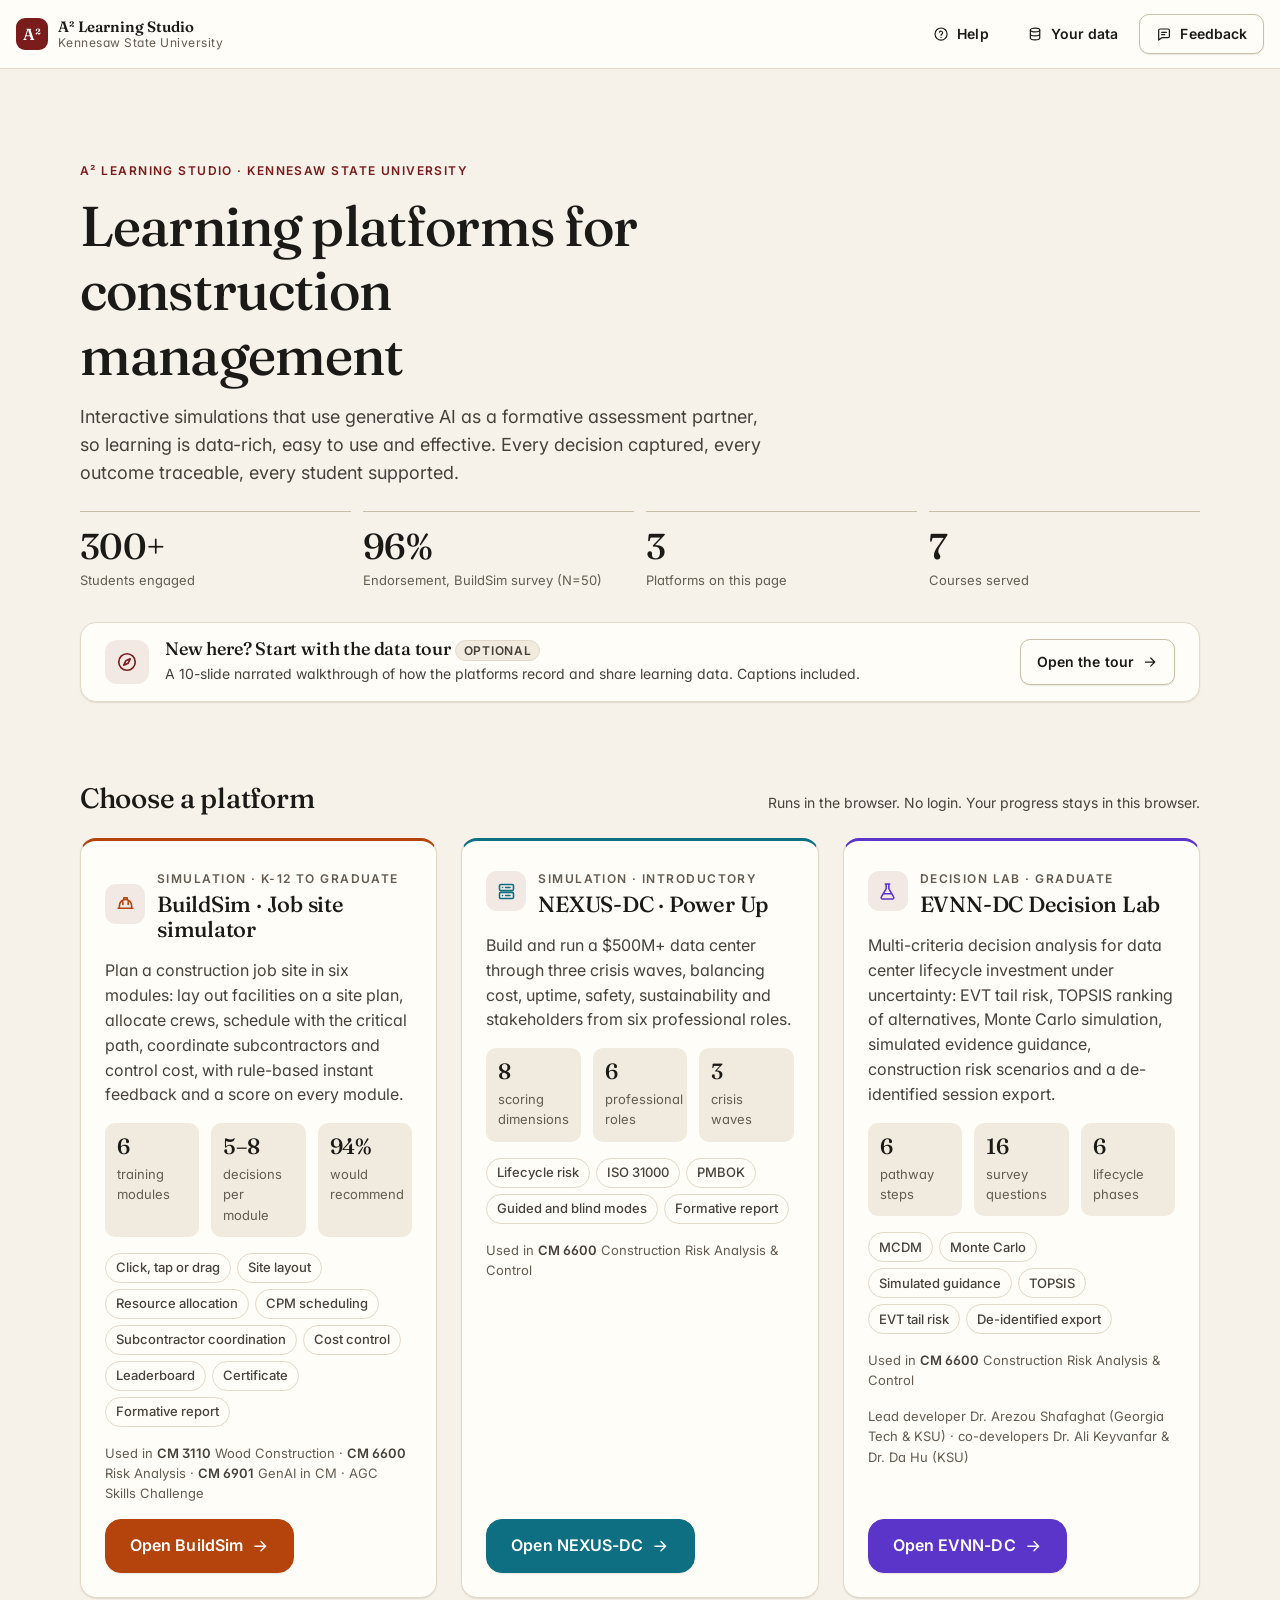
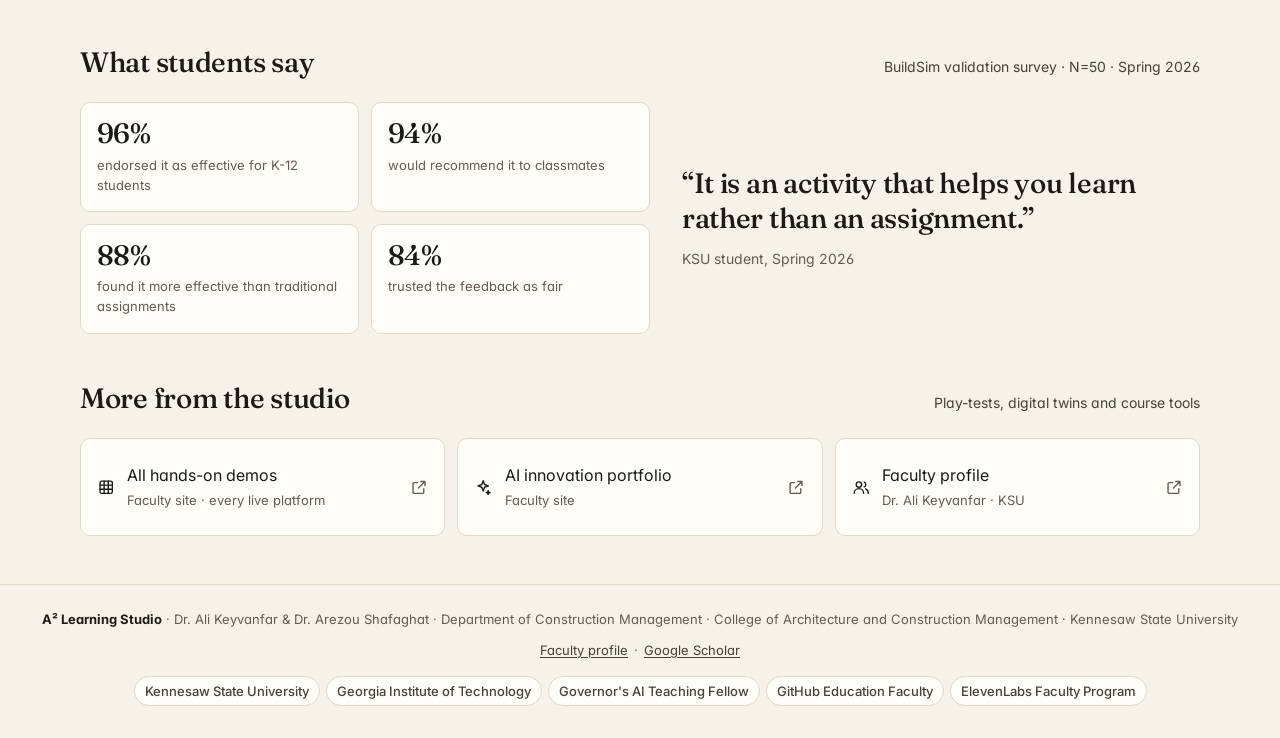
<file: index.html>
<!DOCTYPE html>
<html lang="en">
<head>
<meta charset="UTF-8">
<meta name="viewport" content="width=device-width, initial-scale=1">
<!-- a2-kit:fonts -->
<link rel="preconnect" href="https://fonts.googleapis.com">
<link rel="preconnect" href="https://fonts.gstatic.com" crossorigin>
<link rel="stylesheet" href="https://fonts.googleapis.com/css2?family=Fraunces:opsz,wght@9..144,400;9..144,500;9..144,600&family=Inter:wght@400;500;600;700&family=JetBrains+Mono:wght@400;500;600&display=swap">
<!-- /a2-kit:fonts -->
<!-- a2-kit:css v1.0.5 -->
<style id="a2-kit-css">
/* ==========================================================================
   A² Kit · v1.0.5 · shared design language for A² Learning Studio platforms
   A² Learning Studio · Dr. Ali Keyvanfar & Dr. Arezou Shafaghat · KSU
   Canonical source: a2-learning-studio/kit/a2-kit.css (inlined into each
   platform between <!-- a2-kit:css --> markers by kit/sync.py).

   Principles: editorial and calm; Fraunces for display, Inter for UI,
   JetBrains Mono for data; warm paper surfaces; one accent per platform
   (--a2-accent), studio burgundy as the brand mark; soft depth; every text
   token >= 4.5:1 on every surface token; 24px+ targets (44px on touch);
   visible focus; reduced motion honored.

   Base element rules use :where() so they carry zero specificity and never
   override a platform's own CSS.
   ========================================================================== */

:root {
  /* type */
  --a2-font-display: "Fraunces", "Iowan Old Style", "Palatino Linotype", Palatino, Georgia, serif;
  --a2-font-ui: "Inter", system-ui, -apple-system, "Segoe UI", Roboto, "Helvetica Neue", Arial, sans-serif;
  --a2-font-mono: "JetBrains Mono", ui-monospace, SFMono-Regular, Menlo, Consolas, monospace;
  --a2-t-2xs: 0.75rem;   /* 12px, meta only (uppercase eyebrow) */
  --a2-t-xs: 0.8125rem;  /* 13px */
  --a2-t-sm: 0.875rem;   /* 14px */
  --a2-t-md: 1rem;       /* 16px body */
  --a2-t-lg: 1.125rem;   /* 18px */
  --a2-t-xl: 1.375rem;   /* 22px */
  --a2-t-2xl: 1.75rem;   /* 28px */
  --a2-t-3xl: 2.25rem;   /* 36px */
  --a2-t-4xl: clamp(2.25rem, 1.4rem + 3.2vw, 3.5rem);
  --a2-lh-tight: 1.15;
  --a2-lh: 1.55;

  /* surfaces (warm paper) */
  --a2-bg: #f6f2ea;
  --a2-surface: #fffdf8;
  --a2-surface-2: #f0eadf;
  --a2-surface-3: #e8e0d2;
  --a2-line: #e2d9c9;
  --a2-line-strong: #c9bea9;

  /* ink: all >= 4.5:1 on --a2-bg, --a2-surface and --a2-surface-2 */
  --a2-ink: #1c1a17;
  --a2-ink-2: #46413a;
  --a2-ink-3: #635c52;

  /* brand + accent (each platform overrides --a2-accent / --a2-accent-strong) */
  --a2-brand: #7a1c1c;
  --a2-accent: #7a1c1c;
  --a2-accent-strong: #5e1414;
  --a2-accent-ink: #ffffff;
  --a2-accent-soft: color-mix(in srgb, var(--a2-accent) 9%, var(--a2-surface));
  --a2-accent-line: color-mix(in srgb, var(--a2-accent) 32%, var(--a2-line));

  /* status (text-safe on light surfaces) */
  --a2-ok: #1d6b45;     --a2-ok-soft: #e5f2ea;
  --a2-warn: #8a5300;   --a2-warn-soft: #fbefd9;
  --a2-err: #a8231a;    --a2-err-soft: #fbe6e3;
  --a2-info: #1f4f9c;   --a2-info-soft: #e5edf9;

  /* spacing (4px base) */
  --a2-s1: 4px; --a2-s2: 8px; --a2-s3: 12px; --a2-s4: 16px;
  --a2-s5: 24px; --a2-s6: 32px; --a2-s7: 48px; --a2-s8: 64px;

  /* shape + depth */
  --a2-r-sm: 6px; --a2-r: 10px; --a2-r-lg: 16px; --a2-r-pill: 999px;
  --a2-shadow-1: 0 1px 2px rgba(28, 26, 23, .06), 0 1px 1px rgba(28, 26, 23, .04);
  --a2-shadow-2: 0 10px 24px -12px rgba(28, 26, 23, .22), 0 2px 6px rgba(28, 26, 23, .06);
  --a2-shadow-3: 0 24px 60px -20px rgba(28, 26, 23, .34), 0 4px 12px rgba(28, 26, 23, .08);

  /* motion */
  --a2-ease: cubic-bezier(.2, .7, .2, 1);
  --a2-dur: 180ms;

  /* layout */
  --a2-max: 1120px;
  --a2-bar-h: 56px;
  --a2-target: 44px;
  --a2-focus-ring: 0 0 0 2px var(--a2-surface), 0 0 0 4px var(--a2-accent);

  color-scheme: light;
}

/* ---------- base (zero specificity) ---------- */
:where(html.a2) { -webkit-text-size-adjust: 100%; text-size-adjust: 100%; scroll-padding-top: calc(var(--a2-bar-h) + 12px); }
:where(body.a2) {
  margin: 0;
  background: var(--a2-bg);
  color: var(--a2-ink);
  font: 400 var(--a2-t-md)/var(--a2-lh) var(--a2-font-ui);
  font-feature-settings: "cv11", "ss01";
  -webkit-font-smoothing: antialiased;
  text-rendering: optimizeLegibility;
}
:where(body.a2) :where(h1, h2, h3) {
  font-family: var(--a2-font-display);
  font-weight: 500;
  line-height: var(--a2-lh-tight);
  letter-spacing: -0.01em;
  color: var(--a2-ink);
  font-optical-sizing: auto;
}
:where(body.a2) :where(h4, h5, h6) { font-family: var(--a2-font-ui); font-weight: 600; line-height: 1.3; }
:where(body.a2) :where(a) { color: var(--a2-accent); text-underline-offset: .18em; text-decoration-thickness: 1px; }
:where(body.a2) :where(a:hover) { color: var(--a2-accent-strong); }
:where(body.a2) :where(code, kbd, samp, pre, .a2-num) { font-family: var(--a2-font-mono); font-variant-numeric: tabular-nums; }
:where(body.a2) :where(button, input, select, textarea) { font: inherit; color: inherit; }
:where(body.a2) :where(img, svg, video, canvas) { max-width: 100%; }
:where(body.a2) ::selection { background: color-mix(in srgb, var(--a2-accent) 22%, transparent); }

/* one visible focus style everywhere (keyboard only) */
:where(body.a2) :focus { outline: none; }
:where(body.a2) :focus-visible {
  outline: 2px solid var(--a2-accent);
  outline-offset: 2px;
  border-radius: var(--a2-r-sm);
}
:where(body.a2) :where(input, select, textarea):focus-visible { outline-offset: 0; }

/* ---------- utilities ---------- */
.a2-sr, .a2-visually-hidden {
  position: absolute !important; width: 1px !important; height: 1px !important;
  padding: 0 !important; margin: -1px !important; overflow: hidden !important;
  clip: rect(0 0 0 0) !important; white-space: nowrap !important; border: 0 !important;
}
.a2-skip {
  position: fixed; left: var(--a2-s3); top: -100px; z-index: 10000;
  background: var(--a2-ink); color: #fff; padding: 10px 16px; border-radius: var(--a2-r);
  font: 600 var(--a2-t-sm)/1 var(--a2-font-ui); text-decoration: none;
  transition: top var(--a2-dur) var(--a2-ease);
}
.a2-skip:focus { top: var(--a2-s3); color: #fff; }
.a2-container { width: min(100% - 2 * var(--a2-s4), var(--a2-max)); margin-inline: auto; }
.a2-stack > * + * { margin-top: var(--a2-stack, var(--a2-s4)); }
.a2-row { display: flex; gap: var(--a2-s3); align-items: center; flex-wrap: wrap; }
.a2-grow { flex: 1 1 auto; }
.a2-mono { font-family: var(--a2-font-mono); font-variant-numeric: tabular-nums; }
.a2-eyebrow {
  font: 600 var(--a2-t-2xs)/1.2 var(--a2-font-ui); letter-spacing: .12em; text-transform: uppercase;
  color: var(--a2-ink-3);
}
.a2-eyebrow.is-accent { color: var(--a2-accent); }
.a2-lede { font-size: var(--a2-t-lg); color: var(--a2-ink-2); max-width: 62ch; }
.a2-muted { color: var(--a2-ink-3); }
.a2-display { font-family: var(--a2-font-display); font-weight: 500; letter-spacing: -0.015em; line-height: var(--a2-lh-tight); }
.a2-hr { border: 0; border-top: 1px solid var(--a2-line); margin: var(--a2-s5) 0; }

/* ---------- icons ---------- */
.a2-ico { width: 1.15em; height: 1.15em; flex: none; stroke: currentColor; fill: none; stroke-width: 1.8; stroke-linecap: round; stroke-linejoin: round; vertical-align: -0.2em; }
.a2-ico.is-fill { fill: currentColor; stroke: none; }

/* ---------- buttons ---------- */
.a2-btn {
  --_bg: var(--a2-surface); --_fg: var(--a2-ink); --_bd: var(--a2-line-strong);
  display: inline-flex; align-items: center; justify-content: center; gap: var(--a2-s2);
  min-height: var(--a2-target); padding: 0 var(--a2-s4);
  border: 1px solid var(--_bd); border-radius: var(--a2-r);
  background: var(--_bg); color: var(--_fg);
  font: 600 var(--a2-t-sm)/1.1 var(--a2-font-ui); letter-spacing: .005em;
  text-decoration: none; cursor: pointer; user-select: none; white-space: nowrap;
  box-shadow: var(--a2-shadow-1);
  transition: background var(--a2-dur) var(--a2-ease), border-color var(--a2-dur) var(--a2-ease),
              box-shadow var(--a2-dur) var(--a2-ease), transform var(--a2-dur) var(--a2-ease);
}
.a2-btn:hover { --_bd: var(--a2-ink-3); color: var(--_fg); }
.a2-btn:active { transform: translateY(1px); }
.a2-btn[disabled], .a2-btn[aria-disabled="true"] { opacity: .5; cursor: not-allowed; box-shadow: none; transform: none; }
.a2-btn.is-primary { --_bg: var(--a2-accent); --_fg: var(--a2-accent-ink); --_bd: var(--a2-accent); }
.a2-btn.is-primary:hover { --_bg: var(--a2-accent-strong); --_bd: var(--a2-accent-strong); }
.a2-btn.is-quiet { --_bg: transparent; --_bd: transparent; box-shadow: none; }
.a2-btn.is-quiet:hover { --_bg: var(--a2-surface-2); }
.a2-btn.is-danger { --_fg: var(--a2-err); --_bd: color-mix(in srgb, var(--a2-err) 45%, var(--a2-line)); }
.a2-btn.is-sm { min-height: 36px; padding: 0 var(--a2-s3); font-size: var(--a2-t-xs); }
.a2-btn.is-lg { min-height: 52px; padding: 0 var(--a2-s5); font-size: var(--a2-t-md); border-radius: var(--a2-r-lg); }
.a2-btn.is-icon { width: var(--a2-target); padding: 0; }
.a2-btn.is-block { width: 100%; }
.a2-btn.a2-btn:focus-visible { outline: none; box-shadow: var(--a2-focus-ring); }
@media (pointer: fine) { .a2-btn.is-sm { min-height: 32px; } }

/* ---------- surfaces ---------- */
.a2-card {
  background: var(--a2-surface); border: 1px solid var(--a2-line); border-radius: var(--a2-r-lg);
  box-shadow: var(--a2-shadow-1); padding: var(--a2-s5);
}
.a2-card.is-raised { box-shadow: var(--a2-shadow-2); }
.a2-card.is-accent { border-top: 3px solid var(--a2-accent); }
.a2-card.is-interactive { transition: box-shadow var(--a2-dur) var(--a2-ease), border-color var(--a2-dur) var(--a2-ease), transform var(--a2-dur) var(--a2-ease); }
.a2-card.is-interactive:hover { box-shadow: var(--a2-shadow-2); border-color: var(--a2-line-strong); transform: translateY(-1px); }
.a2-panel { background: var(--a2-surface-2); border-radius: var(--a2-r); padding: var(--a2-s4); }

/* ---------- chips, badges, tags ---------- */
.a2-chip {
  display: inline-flex; align-items: center; gap: 6px; min-height: 28px; padding: 0 10px;
  border-radius: var(--a2-r-pill); border: 1px solid var(--a2-line); background: var(--a2-surface);
  font: 500 var(--a2-t-xs)/1 var(--a2-font-ui); color: var(--a2-ink-2);
}
.a2-chip.is-accent { background: var(--a2-accent-soft); border-color: var(--a2-accent-line); color: var(--a2-accent-strong); }
button.a2-chip { cursor: pointer; min-height: 36px; }
button.a2-chip[aria-pressed="true"] { background: var(--a2-accent); border-color: var(--a2-accent); color: var(--a2-accent-ink); }
.a2-badge {
  display: inline-flex; align-items: center; gap: 4px; padding: 3px 8px; border-radius: var(--a2-r-pill);
  font: 600 var(--a2-t-2xs)/1.1 var(--a2-font-ui); letter-spacing: .06em; text-transform: uppercase;
  border: 1px solid transparent; vertical-align: middle;
}
.a2-badge.is-required { background: var(--a2-err-soft); color: var(--a2-err); border-color: color-mix(in srgb, var(--a2-err) 25%, transparent); }
.a2-badge.is-optional { background: var(--a2-surface-2); color: var(--a2-ink-2); border-color: var(--a2-line); }
.a2-badge.is-done { background: var(--a2-ok-soft); color: var(--a2-ok); }
.a2-badge.is-locked { background: var(--a2-surface-2); color: var(--a2-ink-3); }
.a2-badge.is-new, .a2-badge.is-accent { background: var(--a2-accent-soft); color: var(--a2-accent-strong); border-color: var(--a2-accent-line); }

/* ---------- callouts (guidance) ---------- */
.a2-callout {
  display: grid; grid-template-columns: auto 1fr; gap: var(--a2-s3); align-items: start;
  padding: var(--a2-s4); border-radius: var(--a2-r); border: 1px solid var(--a2-line);
  background: var(--a2-surface); color: var(--a2-ink-2);
}
.a2-callout > .a2-ico { margin-top: 2px; color: var(--a2-accent); }
.a2-callout strong { color: var(--a2-ink); }
.a2-callout.is-next { background: var(--a2-accent-soft); border-color: var(--a2-accent-line); }
.a2-callout.is-info { background: var(--a2-info-soft); border-color: color-mix(in srgb, var(--a2-info) 25%, transparent); }
.a2-callout.is-info > .a2-ico { color: var(--a2-info); }
.a2-callout.is-warn { background: var(--a2-warn-soft); border-color: color-mix(in srgb, var(--a2-warn) 25%, transparent); }
.a2-callout.is-warn > .a2-ico { color: var(--a2-warn); }
.a2-callout.is-ok { background: var(--a2-ok-soft); border-color: color-mix(in srgb, var(--a2-ok) 25%, transparent); }
.a2-callout.is-ok > .a2-ico { color: var(--a2-ok); }

/* ---------- forms ---------- */
.a2-field { display: grid; gap: 6px; }
.a2-field > label, .a2-label { font: 600 var(--a2-t-sm)/1.3 var(--a2-font-ui); color: var(--a2-ink); display: flex; gap: 8px; align-items: center; flex-wrap: wrap; }
.a2-hint { font-size: var(--a2-t-xs); color: var(--a2-ink-3); }
.a2-error { font-size: var(--a2-t-xs); color: var(--a2-err); font-weight: 600; }
.a2-input, .a2-select, .a2-textarea {
  width: 100%; min-height: var(--a2-target); box-sizing: border-box; padding: 10px 12px;
  border: 1px solid var(--a2-line-strong); border-radius: var(--a2-r); background: var(--a2-surface);
  color: var(--a2-ink); font: 400 var(--a2-t-md)/1.4 var(--a2-font-ui);
  transition: border-color var(--a2-dur) var(--a2-ease), box-shadow var(--a2-dur) var(--a2-ease);
}
.a2-textarea { min-height: 96px; resize: vertical; }
.a2-input::placeholder, .a2-textarea::placeholder { color: var(--a2-ink-3); }
.a2-input:focus-visible, .a2-select:focus-visible, .a2-textarea:focus-visible { outline: none; border-color: var(--a2-accent); box-shadow: 0 0 0 3px color-mix(in srgb, var(--a2-accent) 22%, transparent); }
.a2-input[aria-invalid="true"] { border-color: var(--a2-err); }
.a2-scale { display: flex; gap: var(--a2-s2); flex-wrap: wrap; }
.a2-scale label {
  position: relative; display: inline-grid; place-items: center; min-width: var(--a2-target); min-height: var(--a2-target);
  padding: 0 10px; border: 1px solid var(--a2-line-strong); border-radius: var(--a2-r); background: var(--a2-surface);
  font: 600 var(--a2-t-sm)/1 var(--a2-font-ui); cursor: pointer;
}
.a2-scale input { position: absolute; opacity: 0; inset: 0; margin: 0; cursor: pointer; }
.a2-scale label:has(input:checked) { background: var(--a2-accent); border-color: var(--a2-accent); color: var(--a2-accent-ink); }
.a2-scale label:has(input:focus-visible) { box-shadow: var(--a2-focus-ring); }
.a2-scale-ends { display: flex; justify-content: space-between; font-size: var(--a2-t-xs); color: var(--a2-ink-3); max-width: 340px; }

/* ---------- progress + stepper ---------- */
.a2-progress { height: 6px; border-radius: var(--a2-r-pill); background: var(--a2-surface-3); overflow: hidden; }
.a2-progress > span { display: block; height: 100%; width: var(--a2-pct, 0%); background: var(--a2-accent); border-radius: inherit; transition: width .4s var(--a2-ease); }
.a2-stepper { position: relative; list-style: none; margin: 0; padding: 0; display: flex; gap: var(--a2-s2); overflow-x: auto; scrollbar-width: thin; }
.a2-stepper > li { flex: none; position: relative; }
.a2-step {
  display: inline-flex; align-items: center; gap: 8px; min-height: 40px; padding: 0 12px 0 6px;
  border-radius: var(--a2-r-pill); border: 1px solid var(--a2-line); background: var(--a2-surface);
  font: 500 var(--a2-t-xs)/1.1 var(--a2-font-ui); color: var(--a2-ink-2); text-decoration: none; cursor: pointer; white-space: nowrap;
}
.a2-step .a2-step-n {
  display: inline-grid; place-items: center; width: 26px; height: 26px; border-radius: 50%;
  background: var(--a2-surface-2); color: var(--a2-ink-2); font: 600 12px/1 var(--a2-font-mono);
}
.a2-step[aria-current="step"] { border-color: var(--a2-accent); color: var(--a2-ink); background: var(--a2-accent-soft); }
.a2-step[aria-current="step"] .a2-step-n { background: var(--a2-accent); color: var(--a2-accent-ink); }
.a2-step.is-done .a2-step-n { background: var(--a2-ok); color: #fff; }
.a2-step.is-locked, .a2-step[aria-disabled="true"] { color: var(--a2-ink-3); cursor: not-allowed; background: var(--a2-surface-2); }
.a2-step:focus-visible { outline: none; box-shadow: var(--a2-focus-ring); }

/* ---------- suite bar (shared top bar) ---------- */
.a2-bar {
  position: sticky; top: 0; z-index: 900; min-height: var(--a2-bar-h);
  display: flex; align-items: center; gap: var(--a2-s3); padding: 6px var(--a2-s4);
  background: color-mix(in srgb, var(--a2-surface) 96%, transparent);
  -webkit-backdrop-filter: saturate(1.4) blur(10px); backdrop-filter: saturate(1.4) blur(10px);
  border-bottom: 1px solid var(--a2-line);
  font-family: var(--a2-font-ui);
}
.a2-bar-brand { display: flex; align-items: center; gap: 10px; min-width: 0; color: var(--a2-ink); text-decoration: none; }
.a2-mark {
  flex: none; display: inline-flex; align-items: center; justify-content: center; width: 32px; height: 32px; border-radius: 9px;
  background: var(--a2-brand); color: #fff; font: 600 16px/1 var(--a2-font-display); letter-spacing: -.02em;
}
.a2-bar-title { display: grid; min-width: 0; line-height: 1.15; }
.a2-bar-title b { font: 600 15px/1.2 var(--a2-font-display); color: var(--a2-ink); white-space: nowrap; overflow: hidden; text-overflow: ellipsis; }
.a2-bar-title small { font-size: var(--a2-t-2xs); color: var(--a2-ink-3); letter-spacing: .04em; white-space: nowrap; overflow: hidden; text-overflow: ellipsis; }
.a2-bar-where { margin-left: var(--a2-s2); padding-left: var(--a2-s3); border-left: 1px solid var(--a2-line); font-size: var(--a2-t-sm); color: var(--a2-ink-2); min-width: 0; white-space: nowrap; overflow: hidden; text-overflow: ellipsis; }
.a2-bar-where:empty { display: none; }
.a2-bar-actions { margin-left: auto; display: flex; align-items: center; gap: 4px; }
.a2-bar-actions .a2-btn { min-height: 40px; }
.a2-bar-actions .a2-btn .a2-btn-label { display: inline; }
.a2-bar .a2-more { display: none; }
@media (max-width: 720px) {
  .a2-bar-where { display: none; }
  .a2-bar .a2-hide-sm { display: none; }
  .a2-bar .a2-more { display: inline-flex; }
  .a2-bar-actions .a2-btn .a2-btn-label { display: none; }
  .a2-bar-actions .a2-btn { width: 44px; min-height: 44px; padding: 0; }
}
@media (max-width: 380px) { .a2-bar-title small { display: none; } }
.a2-menu { display: grid; gap: var(--a2-s2); }
.a2-menu .a2-btn { justify-content: flex-start; width: 100%; min-height: 52px; font-size: var(--a2-t-md); }
.a2-menu .a2-btn .a2-state { margin-left: auto; font-weight: 500; color: var(--a2-ink-3); font-size: var(--a2-t-sm); }

/* where-am-I strip under the bar (mobile shows location here) */
.a2-where {
  display: none; padding: 8px var(--a2-s4); font-size: var(--a2-t-sm); color: var(--a2-ink-2);
  background: var(--a2-surface); border-bottom: 1px solid var(--a2-line);
}
@media (max-width: 720px) { .a2-where:not(:empty) { display: block; } }

/* ---------- next-step dock ---------- */
.a2-nextbar {
  position: sticky; bottom: 0; z-index: 800; display: flex; gap: var(--a2-s3); align-items: center; flex-wrap: wrap;
  padding: var(--a2-s3) var(--a2-s4); background: color-mix(in srgb, var(--a2-surface) 94%, transparent);
  -webkit-backdrop-filter: blur(8px); backdrop-filter: blur(8px); border-top: 1px solid var(--a2-line);
}
.a2-nextbar .a2-nextbar-text { flex: 1 1 220px; font-size: var(--a2-t-sm); color: var(--a2-ink-2); }
.a2-nextbar .a2-nextbar-text strong { color: var(--a2-ink); }

/* ---------- dialog ---------- */
.a2-dialog {
  width: min(560px, calc(100vw - 24px)); max-height: min(86vh, 760px); padding: 0; border: 1px solid var(--a2-line);
  border-radius: var(--a2-r-lg); background: var(--a2-surface); color: var(--a2-ink); box-shadow: var(--a2-shadow-3);
  font-family: var(--a2-font-ui);
}
.a2-dialog::backdrop { background: rgba(28, 26, 23, .42); }
.a2-dialog[open] { display: flex; flex-direction: column; }
.a2-dialog-head { display: flex; align-items: start; gap: var(--a2-s3); padding: var(--a2-s5) var(--a2-s5) var(--a2-s3); }
.a2-dialog-head h2 { margin: 0; font-size: var(--a2-t-xl); }
.a2-dialog-head p { margin: 6px 0 0; color: var(--a2-ink-2); font-size: var(--a2-t-sm); }
.a2-dialog-head [data-a2-close] { flex: none; }
.a2-dialog-body { padding: 0 var(--a2-s5) var(--a2-s4); overflow: auto; }
.a2-dialog-foot { display: flex; gap: var(--a2-s2); justify-content: flex-end; flex-wrap: wrap; padding: var(--a2-s4) var(--a2-s5); border-top: 1px solid var(--a2-line); background: var(--a2-surface-2); border-radius: 0 0 var(--a2-r-lg) var(--a2-r-lg); }
.a2-dialog fieldset { border: 0; padding: 0; margin: 0 0 var(--a2-s5); }
.a2-dialog legend { font: 600 var(--a2-t-sm)/1.3 var(--a2-font-ui); margin-bottom: var(--a2-s2); padding: 0; display: flex; gap: 8px; align-items: center; }

/* ---------- toast (pages with a fixed bottom bar set --a2-dock-h) ---------- */
.a2-toasts { position: fixed; z-index: 10001; left: 50%; bottom: calc(var(--a2-dock-h, 0px) + var(--a2-s5)); transform: translateX(-50%); display: grid; gap: var(--a2-s2); width: min(440px, calc(100vw - 24px)); pointer-events: none; }
.a2-toasts.is-top { bottom: auto; top: calc(var(--a2-bar-h) + var(--a2-s3)); } /* moved while the bottom spot would cover the focused control */
.a2-toast {
  pointer-events: auto; display: flex; gap: var(--a2-s3); align-items: center; padding: 12px 16px; border-radius: var(--a2-r);
  background: var(--a2-ink); color: #fff; font: 500 var(--a2-t-sm)/1.4 var(--a2-font-ui); box-shadow: var(--a2-shadow-3);
  animation: a2-rise .22s var(--a2-ease);
}
@keyframes a2-rise { from { opacity: 0; transform: translateY(8px); } to { opacity: 1; transform: none; } }

/* ---------- media: captions + transcript ---------- */
.a2-captions {
  position: fixed; z-index: 950; left: 50%; bottom: calc(var(--a2-s5) + env(safe-area-inset-bottom, 0px)); transform: translateX(-50%);
  width: min(760px, calc(100vw - 24px)); display: none; gap: var(--a2-s3); align-items: start;
  padding: 12px 14px 12px 16px; border-radius: var(--a2-r-lg); background: rgba(28, 26, 23, .92); color: #fff;
  box-shadow: var(--a2-shadow-3); font: 500 var(--a2-t-md)/1.45 var(--a2-font-ui);
}
.a2-captions.is-on { display: flex; }
.a2-captions-text { flex: 1; max-height: 4.4em; overflow: auto; }
.a2-captions-label { display: block; font: 600 var(--a2-t-2xs)/1.3 var(--a2-font-ui); letter-spacing: .1em; text-transform: uppercase; color: #d8cfc0; margin-bottom: 2px; }
.a2-captions .a2-btn { --_bg: rgba(255, 255, 255, .08); --_fg: #fff; --_bd: rgba(255, 255, 255, .22); box-shadow: none; min-height: 40px; }
.a2-captions .a2-btn:hover { --_bg: rgba(255, 255, 255, .16); --_bd: rgba(255, 255, 255, .4); }
@media (max-width: 560px) {
  /* phones: label + controls on one row, caption text full width below */
  .a2-captions.is-on { display: grid; grid-template-columns: minmax(0, 1fr) repeat(4, auto); gap: 6px; align-items: center; padding: 10px 10px 12px 14px; }
  .a2-captions-text { display: contents; }
  .a2-captions-label { grid-column: 1; grid-row: 1; margin: 0; white-space: nowrap; overflow: hidden; text-overflow: ellipsis; }
  .a2-captions-line { grid-column: 1 / -1; grid-row: 2; }
  .a2-captions .a2-btn { min-height: 36px; min-width: 36px; width: 36px; height: 36px; padding: 0; }
}
.a2-transcript { font-size: var(--a2-t-sm); color: var(--a2-ink-2); }
.a2-transcript summary { cursor: pointer; font-weight: 600; color: var(--a2-ink); min-height: 32px; display: flex; align-items: center; gap: 8px; }
.a2-transcript[open] summary { margin-bottom: var(--a2-s2); }

/* ---------- tables + kpi ---------- */
.a2-table { width: 100%; border-collapse: collapse; font-size: var(--a2-t-sm); }
.a2-table th { text-align: left; font: 600 var(--a2-t-xs)/1.3 var(--a2-font-ui); color: var(--a2-ink-2); letter-spacing: .02em; padding: 10px 12px; border-bottom: 1px solid var(--a2-line-strong); background: var(--a2-surface-2); }
.a2-table td { padding: 10px 12px; border-bottom: 1px solid var(--a2-line); vertical-align: top; }
.a2-table .num { font-family: var(--a2-font-mono); font-variant-numeric: tabular-nums; text-align: right; }
.a2-kpis { display: grid; grid-template-columns: repeat(auto-fit, minmax(140px, 1fr)); gap: var(--a2-s3); }
.a2-kpi { padding: var(--a2-s4); border-radius: var(--a2-r); background: var(--a2-surface); border: 1px solid var(--a2-line); }
.a2-kpi b { display: block; font: 500 var(--a2-t-2xl)/1.05 var(--a2-font-display); color: var(--a2-ink); letter-spacing: -.02em; }
.a2-kpi span { display: block; margin-top: 6px; font-size: var(--a2-t-xs); color: var(--a2-ink-3); }

/* ---------- tabs ---------- */
.a2-tabs { display: flex; gap: 2px; border-bottom: 1px solid var(--a2-line); overflow-x: auto; scrollbar-width: thin; }
.a2-tab {
  flex: none; min-height: var(--a2-target); padding: 0 var(--a2-s4); border: 0; border-bottom: 2px solid transparent; background: none;
  font: 600 var(--a2-t-sm)/1 var(--a2-font-ui); color: var(--a2-ink-2); cursor: pointer; margin-bottom: -1px;
}
.a2-tab[aria-selected="true"] { color: var(--a2-ink); border-bottom-color: var(--a2-accent); }
.a2-tab:hover { color: var(--a2-ink); }
.a2-tab:focus-visible { outline: none; box-shadow: inset var(--a2-focus-ring); }

/* ---------- footer ---------- */
.a2-foot {
  border-top: 1px solid var(--a2-line); margin-top: var(--a2-s7); padding: var(--a2-s5) var(--a2-s4) var(--a2-s6);
  font-size: var(--a2-t-xs); color: var(--a2-ink-3); text-align: center; line-height: 1.6;
}
.a2-foot a { color: var(--a2-ink-2); display: inline-block; padding: 4px 2px; }

/* ---------- motion preferences ---------- */
@media (prefers-reduced-motion: reduce) {
  *, *::before, *::after {
    animation-duration: .001ms !important; animation-iteration-count: 1 !important;
    transition-duration: .001ms !important; scroll-behavior: auto !important;
  }
}
html.a2-reduce-motion *, html.a2-reduce-motion *::before, html.a2-reduce-motion *::after {
  animation-duration: .001ms !important; animation-iteration-count: 1 !important;
  transition-duration: .001ms !important; scroll-behavior: auto !important;
}

/* ---------- print ---------- */
@media print {
  .a2-bar, .a2-nextbar, .a2-captions, .a2-toasts, .a2-skip { display: none !important; }
  :where(body.a2) { background: #fff; }
}

/* toggle buttons in the bar: pressed = on */
.a2-bar [aria-pressed="false"] { color: var(--a2-ink-3); }

/* hidden always wins over component display rules */
.a2-btn[hidden], .a2-chip[hidden], .a2-badge[hidden], .a2-callout[hidden], .a2-card[hidden], .a2-panel[hidden] { display: none !important; }
</style>
<!-- /a2-kit:css -->
<title>A² Learning Studio — Learning platforms for construction management</title>
<meta name="description" content="Browser-based simulations that use generative AI as formative assessment for construction management education. A² Learning Studio, Kennesaw State University — Dr. Ali Keyvanfar and Dr. Arezou Shafaghat.">
<meta name="theme-color" content="#f6f2ea">
<style>
  .hub-hero { padding: clamp(40px, 8vw, 88px) 0 var(--a2-s6); }
  .hub-hero h1 { font-size: var(--a2-t-4xl); margin: var(--a2-s3) 0 var(--a2-s4); max-width: 17ch; }
  .hub-hero .a2-lede { margin: 0 0 var(--a2-s5); }
  .hub-stats { display: grid; grid-template-columns: repeat(4, minmax(0, 1fr)); gap: var(--a2-s3); margin: 0 0 var(--a2-s6); padding: 0; }
  .hub-stats div { padding: var(--a2-s4) 0 0; border-top: 1px solid var(--a2-line-strong); }
  .hub-stats dt { font-size: var(--a2-t-xs); color: var(--a2-ink-3); margin-top: 6px; }
  .hub-stats dd { margin: 0; font: 500 var(--a2-t-3xl)/1 var(--a2-font-display); letter-spacing: -.02em; color: var(--a2-ink); }
  .hub-stats div { display: flex; flex-direction: column-reverse; justify-content: flex-end; }
  @media (max-width: 640px) { .hub-stats { grid-template-columns: repeat(2, minmax(0, 1fr)); row-gap: var(--a2-s4); } }

  .hub-start { display: grid; grid-template-columns: auto 1fr auto; gap: var(--a2-s4); align-items: center; padding: var(--a2-s4) var(--a2-s5); border-radius: var(--a2-r-lg); background: var(--a2-surface); border: 1px solid var(--a2-line); box-shadow: var(--a2-shadow-1); }
  .hub-start .ic { display: inline-grid; place-items: center; width: 44px; height: 44px; border-radius: 12px; background: var(--a2-accent-soft); color: var(--a2-accent); }
  .hub-start .ic .a2-ico { width: 22px; height: 22px; }
  .hub-start h2 { margin: 0 0 2px; font-size: var(--a2-t-lg); }
  .hub-start p { margin: 0; color: var(--a2-ink-2); font-size: var(--a2-t-sm); }
  @media (max-width: 640px) { .hub-start { grid-template-columns: 1fr; } .hub-start .ic { display: none; } }

  .hub-sec { padding: var(--a2-s7) 0 0; }
  .hub-sec > header { display: flex; flex-wrap: wrap; gap: var(--a2-s2) var(--a2-s5); align-items: baseline; justify-content: space-between; margin-bottom: var(--a2-s5); }
  .hub-sec h2 { margin: 0; font-size: var(--a2-t-2xl); }
  .hub-sec > header p { margin: 0; color: var(--a2-ink-2); font-size: var(--a2-t-sm); }

  .plats { display: grid; gap: var(--a2-s5); grid-template-columns: repeat(auto-fit, minmax(300px, 1fr)); }
  .plat { display: flex; flex-direction: column; gap: var(--a2-s4); padding: var(--a2-s5); border-top: 3px solid var(--a2-accent); }
  .plat-head { display: flex; gap: var(--a2-s3); align-items: center; }
  .plat-ic { display: inline-grid; place-items: center; width: 40px; height: 40px; border-radius: 11px; background: var(--a2-accent-soft); color: var(--a2-accent); flex: none; }
  .plat-ic .a2-ico { width: 21px; height: 21px; }
  .plat h3 { margin: 2px 0 0; font-size: var(--a2-t-xl); }
  .plat .desc { margin: 0; color: var(--a2-ink-2); }
  .plat .a2-kpis { grid-template-columns: repeat(3, minmax(0, 1fr)); }
  .plat .a2-kpi { padding: var(--a2-s3); background: var(--a2-surface-2); border: 0; }
  .plat .a2-kpi b { font-size: var(--a2-t-xl); }
  .plat .chips { display: flex; flex-wrap: wrap; gap: 6px; }
  .plat .meta { margin: 0; font-size: var(--a2-t-xs); color: var(--a2-ink-3); }
  .plat .meta strong { color: var(--a2-ink-2); font-weight: 600; }
  .plat .credit { margin: 0; font-size: var(--a2-t-xs); color: var(--a2-ink-3); }
  .plat .a2-btn { margin-top: auto; align-self: flex-start; }

  .proof { display: grid; grid-template-columns: 1.1fr 1fr; gap: var(--a2-s6); align-items: center; }
  .proof .a2-kpis { grid-template-columns: repeat(2, minmax(0, 1fr)); }
  .proof blockquote { margin: 0; font: 500 var(--a2-t-2xl)/1.25 var(--a2-font-display); letter-spacing: -.01em; color: var(--a2-ink); }
  .proof figcaption { margin-top: var(--a2-s3); font-size: var(--a2-t-sm); color: var(--a2-ink-3); }
  @media (max-width: 760px) { .proof { grid-template-columns: 1fr; } }

  .more { display: grid; gap: var(--a2-s3); grid-template-columns: repeat(auto-fit, minmax(260px, 1fr)); }
  .more a { display: flex; gap: var(--a2-s3); align-items: center; padding: var(--a2-s4); border-radius: var(--a2-r); border: 1px solid var(--a2-line); background: var(--a2-surface); color: var(--a2-ink); text-decoration: none; min-height: 64px; }
  .more a:hover { border-color: var(--a2-line-strong); box-shadow: var(--a2-shadow-1); }
  .more a span { display: grid; gap: 2px; }
  .more a small { color: var(--a2-ink-3); font-size: var(--a2-t-xs); }
  .more a .a2-ico:last-child { margin-left: auto; color: var(--a2-ink-3); }
  .affil { display: flex; flex-wrap: wrap; justify-content: center; gap: 6px; margin-top: var(--a2-s3); }
</style>
</head>
<body>
<main id="main">
  <div class="a2-container">

    <section class="hub-hero" aria-labelledby="hub-title">
      <span class="a2-eyebrow is-accent">A² Learning Studio · Kennesaw State University</span>
      <h1 id="hub-title" class="a2-display">Learning platforms for construction management</h1>
      <p class="a2-lede">Interactive simulations that use generative AI as a formative assessment partner, so learning is data-rich, easy to use and effective. Every decision captured, every outcome traceable, every student supported.</p>
      <dl class="hub-stats">
        <div><dt>Students engaged</dt><dd>300+</dd></div>
        <div><dt>Endorsement, BuildSim survey (N=50)</dt><dd>96%</dd></div>
        <div><dt>Platforms on this page</dt><dd>3</dd></div>
        <div><dt>Courses served</dt><dd>7</dd></div>
      </dl>
      <div class="hub-start">
        <span class="ic" aria-hidden="true"><svg class="a2-ico"><use href="#a2-i-compass"></use></svg></span>
        <div>
          <h2>New here? Start with the data tour <span class="a2-badge is-optional">Optional</span></h2>
          <p>A 10-slide narrated walkthrough of how the platforms record and share learning data. Captions included.</p>
        </div>
        <a class="a2-btn" href="ecosystem.html">Open the tour <svg class="a2-ico" aria-hidden="true"><use href="#a2-i-arrow-right"></use></svg></a>
      </div>
    </section>

    <section class="hub-sec" aria-labelledby="h-plat">
      <header>
        <h2 id="h-plat">Choose a platform</h2>
        <p>Runs in the browser. No login. Your progress stays in this browser.</p>
      </header>
      <div class="plats">

        <article class="a2-card plat" style="--a2-accent:#b4430c;--a2-accent-strong:#8f3409" aria-labelledby="p-buildsim">
          <div class="plat-head">
            <span class="plat-ic" aria-hidden="true"><svg class="a2-ico"><use href="#a2-i-hardhat"></use></svg></span>
            <div><span class="a2-eyebrow">Simulation · K-12 to graduate</span><h3 id="p-buildsim">BuildSim · Job site simulator</h3></div>
          </div>
          <p class="desc">Plan a construction job site in six modules: lay out facilities on a site plan, allocate crews, schedule with the critical path, coordinate subcontractors and control cost, with rule-based instant feedback and a score on every module.</p>
          <div class="a2-kpis" data-claims="buildsim">
            <div class="a2-kpi"><b class="a2-num" data-claim="modules">6</b><span>training modules</span></div>
            <div class="a2-kpi"><b class="a2-num" data-claim="decisions">5–8</b><span>decisions per module</span></div>
            <div class="a2-kpi"><b class="a2-num">94%</b><span>would recommend</span></div>
          </div>
          <div class="chips" aria-label="Features">
            <span class="a2-chip">Click, tap or drag</span><span class="a2-chip">Site layout</span><span class="a2-chip">Resource allocation</span><span class="a2-chip">CPM scheduling</span><span class="a2-chip">Subcontractor coordination</span><span class="a2-chip">Cost control</span><span class="a2-chip">Leaderboard</span><span class="a2-chip">Certificate</span><span class="a2-chip">Formative report</span>
          </div>
          <p class="meta">Used in <strong>CM 3110</strong> Wood Construction · <strong>CM 6600</strong> Risk Analysis · <strong>CM 6901</strong> GenAI in CM · AGC Skills Challenge</p>
          <a class="a2-btn is-primary is-lg" href="buildsim.html">Open BuildSim <svg class="a2-ico" aria-hidden="true"><use href="#a2-i-arrow-right"></use></svg></a>
        </article>

        <article class="a2-card plat" style="--a2-accent:#0e6e82;--a2-accent-strong:#0a5463" aria-labelledby="p-nexus">
          <div class="plat-head">
            <span class="plat-ic" aria-hidden="true"><svg class="a2-ico"><use href="#a2-i-server"></use></svg></span>
            <div><span class="a2-eyebrow">Simulation · Introductory</span><h3 id="p-nexus">NEXUS-DC · Power Up</h3></div>
          </div>
          <p class="desc">Build and run a $500M+ data center through three crisis waves, balancing cost, uptime, safety, sustainability and stakeholders from six professional roles.</p>
          <div class="a2-kpis" data-claims="nexusdc">
            <div class="a2-kpi"><b class="a2-num" data-claim="dimensions">8</b><span>scoring dimensions</span></div>
            <div class="a2-kpi"><b class="a2-num" data-claim="roles">6</b><span>professional roles</span></div>
            <div class="a2-kpi"><b class="a2-num" data-claim="waves">3</b><span>crisis waves</span></div>
          </div>
          <div class="chips" aria-label="Features">
            <span class="a2-chip">Lifecycle risk</span><span class="a2-chip">ISO 31000</span><span class="a2-chip">PMBOK</span><span class="a2-chip">Guided and blind modes</span><span class="a2-chip">Formative report</span>
          </div>
          <p class="meta">Used in <strong>CM 6600</strong> Construction Risk Analysis &amp; Control</p>
          <a class="a2-btn is-primary is-lg" href="nexus-dc.html">Open NEXUS-DC <svg class="a2-ico" aria-hidden="true"><use href="#a2-i-arrow-right"></use></svg></a>
        </article>

        <article class="a2-card plat" style="--a2-accent:#5b35c9;--a2-accent-strong:#4626a3" aria-labelledby="p-evnn">
          <div class="plat-head">
            <span class="plat-ic" aria-hidden="true"><svg class="a2-ico"><use href="#a2-i-flask"></use></svg></span>
            <div><span class="a2-eyebrow">Decision lab · Graduate</span><h3 id="p-evnn">EVNN-DC Decision Lab</h3></div>
          </div>
          <p class="desc">Multi-criteria decision analysis for data center lifecycle investment under uncertainty: EVT tail risk, TOPSIS ranking of alternatives, Monte Carlo simulation, simulated evidence guidance, construction risk scenarios and a de-identified session export.</p>
          <div class="a2-kpis" data-claims="evnn">
            <div class="a2-kpi"><b class="a2-num" data-claim="steps">6</b><span>pathway steps</span></div>
            <div class="a2-kpi"><b class="a2-num" data-claim="survey">16</b><span>survey questions</span></div>
            <div class="a2-kpi"><b class="a2-num" data-claim="phases">6</b><span>lifecycle phases</span></div>
          </div>
          <div class="chips" aria-label="Features">
            <span class="a2-chip">MCDM</span><span class="a2-chip">Monte Carlo</span><span class="a2-chip">Simulated guidance</span><span class="a2-chip">TOPSIS</span><span class="a2-chip">EVT tail risk</span><span class="a2-chip">De-identified export</span>
          </div>
          <p class="meta">Used in <strong>CM 6600</strong> Construction Risk Analysis &amp; Control</p>
          <p class="credit">Lead developer Dr. Arezou Shafaghat (Georgia Tech &amp; KSU) · co-developers Dr. Ali Keyvanfar &amp; Dr. Da Hu (KSU)</p>
          <a class="a2-btn is-primary is-lg" href="evnn-dc.html">Open EVNN-DC <svg class="a2-ico" aria-hidden="true"><use href="#a2-i-arrow-right"></use></svg></a>
        </article>

      </div>
    </section>

    <section class="hub-sec" aria-labelledby="h-proof">
      <header><h2 id="h-proof">What students say</h2><p>BuildSim validation survey · N=50 · Spring 2026</p></header>
      <div class="proof">
        <div class="a2-kpis">
          <div class="a2-kpi"><b class="a2-num">96%</b><span>endorsed it as effective for K-12 students</span></div>
          <div class="a2-kpi"><b class="a2-num">94%</b><span>would recommend it to classmates</span></div>
          <div class="a2-kpi"><b class="a2-num">88%</b><span>found it more effective than traditional assignments</span></div>
          <div class="a2-kpi"><b class="a2-num">84%</b><span>trusted the feedback as fair</span></div>
        </div>
        <figure style="margin:0">
          <blockquote>“It is an activity that helps you learn rather than an assignment.”</blockquote>
          <figcaption>KSU student, Spring 2026</figcaption>
        </figure>
      </div>
    </section>

    <section class="hub-sec" aria-labelledby="h-more">
      <header><h2 id="h-more">More from the studio</h2><p>Play-tests, digital twins and course tools</p></header>
      <div class="more">
        <a href="https://facultyweb.kennesaw.edu/akeyvanf/hands-on-demos.php"><svg class="a2-ico" aria-hidden="true"><use href="#a2-i-grid"></use></svg><span>All hands-on demos<small>Faculty site · every live platform</small></span><svg class="a2-ico" aria-hidden="true"><use href="#a2-i-external"></use></svg></a>
        <a href="https://facultyweb.kennesaw.edu/akeyvanf/Fun%20Yet%20Relevant.php"><svg class="a2-ico" aria-hidden="true"><use href="#a2-i-sparkle"></use></svg><span>AI innovation portfolio<small>Faculty site</small></span><svg class="a2-ico" aria-hidden="true"><use href="#a2-i-external"></use></svg></a>
        <a href="https://facultyweb.kennesaw.edu/akeyvanf/"><svg class="a2-ico" aria-hidden="true"><use href="#a2-i-users"></use></svg><span>Faculty profile<small>Dr. Ali Keyvanfar · KSU</small></span><svg class="a2-ico" aria-hidden="true"><use href="#a2-i-external"></use></svg></a>
      </div>
    </section>

  </div>
</main>

<footer class="a2-foot">
  <p style="margin:0"><strong style="color:var(--a2-ink)">A² Learning Studio</strong> · Dr. Ali Keyvanfar &amp; Dr. Arezou Shafaghat · Department of Construction Management · College of Architecture and Construction Management · Kennesaw State University</p>
  <p style="margin:6px 0 0"><a href="https://facultyweb.kennesaw.edu/akeyvanf/">Faculty profile</a> · <a href="https://scholar.google.com/citations?user=nPs2iWkAAAAJ&amp;hl=en">Google Scholar</a></p>
  <div class="affil" aria-label="Affiliations and programs">
    <span class="a2-chip">Kennesaw State University</span><span class="a2-chip">Georgia Institute of Technology</span><span class="a2-chip">Governor's AI Teaching Fellow</span><span class="a2-chip">GitHub Education Faculty</span><span class="a2-chip">ElevenLabs Faculty Program</span>
  </div>
</footer>

<!-- a2-kit:js v1.0.5 -->
<script id="a2-kit-js">
/* ==========================================================================
   A² Kit · v1.0.5 · shared runtime for A² Learning Studio platforms
   A² Learning Studio · Dr. Ali Keyvanfar & Dr. Arezou Shafaghat · KSU
   Canonical source: a2-learning-studio/kit/a2-kit.js (inlined into each
   platform between <!-- a2-kit:js --> markers by kit/sync.py).

   window.A2 =
     init(opts)          suite bar, skip link, icons, session, error capture
     where(text)         "you are here" text in the bar
     audio               ONE audio manager: narration, video, SFX never overlap
     log                 anonymous 21-field interaction log (localStorage)
     feedback            structured feedback dialog (ratings + tags + note)
     data                export JSON / CSV, clear
     privacy             scrub emails, phone numbers, IDs and self-introductions from logs and typed text
     ui                  toast, dialog, help, icon()

   Must load before any platform script that plays sound, so the audio
   patches are in place first.
   ========================================================================== */
(function () {
  'use strict';
  if (window.A2 && window.A2.kit) return;

  var VERSION = '1.0.5';
  var A2 = window.A2 = window.A2 || {};
  A2.kit = { version: VERSION };

  /* ------------------------------------------------------------------ utils */
  var hasLS = (function () { try { var k = '__a2t'; localStorage.setItem(k, '1'); localStorage.removeItem(k); return true; } catch (e) { return false; } })();
  var hasSS = (function () { try { var k = '__a2t'; sessionStorage.setItem(k, '1'); sessionStorage.removeItem(k); return true; } catch (e) { return false; } })();
  var mem = {};
  function lsGet(k, d) { try { var v = hasLS ? localStorage.getItem(k) : mem[k]; return v == null ? d : JSON.parse(v); } catch (e) { return d; } }
  function lsSet(k, v) { try { var s = JSON.stringify(v); if (hasLS) localStorage.setItem(k, s); else mem[k] = s; } catch (e) { /* quota: keep in memory */ mem[k] = JSON.stringify(v); } }
  function lsDel(k) { try { if (hasLS) localStorage.removeItem(k); delete mem[k]; } catch (e) {} }
  function ssGet(k, d) { try { var v = hasSS ? sessionStorage.getItem(k) : mem['s:' + k]; return v == null ? d : JSON.parse(v); } catch (e) { return d; } }
  function ssSet(k, v) { try { var s = JSON.stringify(v); if (hasSS) sessionStorage.setItem(k, s); else mem['s:' + k] = s; } catch (e) {} }
  function uuid() {
    if (window.crypto && crypto.randomUUID) return crypto.randomUUID();
    var b = new Uint8Array(16); (window.crypto || {}).getRandomValues ? crypto.getRandomValues(b) : b.forEach(function (_, i) { b[i] = Math.random() * 256 | 0; });
    b[6] = (b[6] & 15) | 64; b[8] = (b[8] & 63) | 128;
    var h = Array.prototype.map.call(b, function (x) { return (x + 256).toString(16).slice(1); }).join('');
    return h.slice(0, 8) + '-' + h.slice(8, 12) + '-' + h.slice(12, 16) + '-' + h.slice(16, 20) + '-' + h.slice(20);
  }
  function esc(s) { return String(s == null ? '' : s).replace(/[&<>"']/g, function (c) { return { '&': '&amp;', '<': '&lt;', '>': '&gt;', '"': '&quot;', "'": '&#39;' }[c]; }); }
  function h(tag, attrs, html) {
    var e = document.createElement(tag);
    if (attrs) Object.keys(attrs).forEach(function (k) {
      var v = attrs[k]; if (v == null || v === false) return;
      if (k === 'class') e.className = v; else if (k === 'text') e.textContent = v; else if (k.slice(0, 2) === 'on' && typeof v === 'function') e.addEventListener(k.slice(2), v); else e.setAttribute(k, v === true ? '' : v);
    });
    if (html != null) e.innerHTML = html;
    return e;
  }
  function ready(fn) { if (document.readyState === 'loading') document.addEventListener('DOMContentLoaded', fn, { once: true }); else fn(); }
  function basename(src) { if (!src) return ''; if (src.slice(0, 5) === 'data:' || src.slice(0, 5) === 'blob:') return ''; try { return decodeURIComponent(src.split('#')[0].split('?')[0].split('/').pop()); } catch (e) { return src.split('/').pop(); } }
  function stamp() { var d = new Date(), p = function (n) { return (n < 10 ? '0' : '') + n; }; return d.getFullYear() + p(d.getMonth() + 1) + p(d.getDate()) + '-' + p(d.getHours()) + p(d.getMinutes()); }
  function download(name, text, type) {
    var blob = new Blob([text], { type: type }); var url = URL.createObjectURL(blob);
    var a = h('a', { href: url, download: name }); a.style.display = 'none'; document.body.appendChild(a); a.click();
    setTimeout(function () { URL.revokeObjectURL(url); a.remove(); }, 1500);
  }
  A2.util = { esc: esc, h: h, uuid: uuid, ready: ready, store: { get: lsGet, set: lsSet, del: lsDel }, session: { get: ssGet, set: ssSet }, download: download };

  /* ------------------------------------------------------------------ icons */
  var ICONS = {
    play: '<path d="M7.5 4.8v14.4L19 12z"/>',
    pause: '<path d="M8.5 5v14M15.5 5v14"/>',
    stop: '<rect x="6" y="6" width="12" height="12" rx="2"/>',
    volume: '<path d="M4 9.5h3.5L12 5v14l-4.5-4.5H4z"/><path d="M15.5 9a4 4 0 0 1 0 6M18.3 6.4a7.6 7.6 0 0 1 0 11.2"/>',
    'volume-x': '<path d="M4 9.5h3.5L12 5v14l-4.5-4.5H4z"/><path d="M16 10l5 5M21 10l-5 5"/>',
    captions: '<rect x="3" y="5.5" width="18" height="13" rx="2.5"/><path d="M10.6 10.3a2.2 2.2 0 1 0 0 3.4M17 10.3a2.2 2.2 0 1 0 0 3.4"/>',
    message: '<path d="M20 15.2a2 2 0 0 1-2 2H9.2L4 21V6.5a2 2 0 0 1 2-2h12a2 2 0 0 1 2 2z"/><path d="M8.5 9.5h7M8.5 13h4.5"/>',
    download: '<path d="M12 4v11M7.5 10.5 12 15l4.5-4.5M5 19.5h14"/>',
    upload: '<path d="M12 15V4M7.5 8.5 12 4l4.5 4.5M5 19.5h14"/>',
    trash: '<path d="M4.5 7h15M9.5 7V4.8h5V7M6.5 7l1 12.5h9l1-12.5"/>',
    info: '<circle cx="12" cy="12" r="9"/><path d="M12 11v6M12 7.6h.01"/>',
    help: '<circle cx="12" cy="12" r="9"/><path d="M9.6 9.3a2.5 2.5 0 0 1 4.8.9c0 1.7-2.4 2.2-2.4 3.6M12 17h.01"/>',
    check: '<path d="M5 12.5l4.5 4.5L19 7.5"/>',
    'check-circle': '<circle cx="12" cy="12" r="9"/><path d="M8 12.3l2.8 2.8L16.2 9.5"/>',
    'chevron-left': '<path d="M14.5 6 8.5 12l6 6"/>',
    'chevron-right': '<path d="M9.5 6l6 6-6 6"/>',
    'chevron-down': '<path d="M6 9.5l6 6 6-6"/>',
    'arrow-right': '<path d="M5 12h14M13 6l6 6-6 6"/>',
    'arrow-left': '<path d="M19 12H5M11 6l-6 6 6 6"/>',
    x: '<path d="M6 6l12 12M18 6 6 18"/>',
    lock: '<rect x="5" y="10.5" width="14" height="10" rx="2"/><path d="M8.5 10.5V7.8a3.5 3.5 0 0 1 7 0v2.7"/>',
    star: '<path d="M12 3.8l2.5 5.2 5.7.8-4.1 4 1 5.6L12 16.7l-5.1 2.7 1-5.6-4.1-4 5.7-.8z"/>',
    alert: '<path d="M12 4 2.8 19.5h18.4z"/><path d="M12 10v4.2M12 16.8h.01"/>',
    home: '<path d="M4 11.2 12 4.5l8 6.7V20h-5.5v-5.5h-5V20H4z"/>',
    list: '<path d="M9 6.5h11M9 12h11M9 17.5h11M4.5 6.5h.01M4.5 12h.01M4.5 17.5h.01"/>',
    replay: '<path d="M4.5 12a7.5 7.5 0 1 0 2.2-5.3M4.5 4.5v4.2h4.2"/>',
    external: '<path d="M14 4.5h5.5V10M19.5 4.5 11 13M18 14v4.5a1.5 1.5 0 0 1-1.5 1.5h-11A1.5 1.5 0 0 1 4 18.5v-11A1.5 1.5 0 0 1 5.5 6H10"/>',
    'file-text': '<path d="M14 3.5H7a2 2 0 0 0-2 2v13a2 2 0 0 0 2 2h10a2 2 0 0 0 2-2V8.5z"/><path d="M14 3.5v5h5M8.5 13h7M8.5 16.5h5"/>',
    database: '<ellipse cx="12" cy="6" rx="7" ry="2.8"/><path d="M5 6v12c0 1.5 3.1 2.8 7 2.8s7-1.3 7-2.8V6M5 12c0 1.5 3.1 2.8 7 2.8s7-1.3 7-2.8"/>',
    clock: '<circle cx="12" cy="12" r="9"/><path d="M12 7v5l3.2 2"/>',
    award: '<circle cx="12" cy="9" r="5.5"/><path d="M8.6 13.3 7.5 21l4.5-2.6 4.5 2.6-1.1-7.7"/>',
    users: '<circle cx="9" cy="8.5" r="3.5"/><path d="M2.8 20a6.2 6.2 0 0 1 12.4 0M16 5.3a3.5 3.5 0 0 1 0 6.4M17.8 14.2A6.2 6.2 0 0 1 21.2 20"/>',
    layers: '<path d="M12 4 3 8.5l9 4.5 9-4.5z"/><path d="M3 12.5l9 4.5 9-4.5M3 16.5l9 4.5 9-4.5"/>',
    sliders: '<path d="M4 7h10M18 7h2M4 12h4M12 12h8M4 17h12M20 17h0"/><circle cx="16" cy="7" r="2"/><circle cx="10" cy="12" r="2"/><circle cx="18" cy="17" r="2"/>',
    chart: '<path d="M4 4v16h16M8.5 16v-5M13 16V8M17.5 16v-3"/>',
    sparkle: '<path d="M12 3.5l1.8 5 5 1.8-5 1.8-1.8 5-1.8-5-5-1.8 5-1.8z"/><path d="M18.5 16.5l.7 1.8 1.8.7-1.8.7-.7 1.8-.7-1.8-1.8-.7 1.8-.7z"/>',
    grid: '<rect x="4" y="4" width="16" height="16" rx="2"/><path d="M4 9.3h16M4 14.7h16M9.3 4v16M14.7 4v16"/>',
    book: '<path d="M5 4.5h9.5a3 3 0 0 1 3 3V20H8a3 3 0 0 1-3-3z"/><path d="M5 17a3 3 0 0 1 3-3h9.5"/>',
    target: '<circle cx="12" cy="12" r="8.5"/><circle cx="12" cy="12" r="4.5"/><path d="M12 12h.01"/>',
    shield: '<path d="M12 3.5 5 6.3v5.2c0 4.3 3 7.6 7 9 4-1.4 7-4.7 7-9V6.3z"/>',
    zap: '<path d="M13 3 5 13.5h6L10.5 21 19 10.5h-6z"/>',
    building: '<path d="M5 20.5V5.5A1.5 1.5 0 0 1 6.5 4h7A1.5 1.5 0 0 1 15 5.5v15M15 10h3.5a1.5 1.5 0 0 1 1.5 1.5v9M3.5 20.5h17M8.5 8h3M8.5 11.5h3M8.5 15h3"/>',
    flask: '<path d="M9.5 3.5h5M10.5 3.5v5.2L5 18.2a1.5 1.5 0 0 0 1.3 2.3h11.4a1.5 1.5 0 0 0 1.3-2.3l-5.5-9.5V3.5"/><path d="M7.6 14.5h8.8"/>',
    menu: '<path d="M4 7h16M4 12h16M4 17h16"/>',
    plus: '<path d="M12 5v14M5 12h14"/>',
    minus: '<path d="M5 12h14"/>',
    eye: '<path d="M2.5 12S6 5.5 12 5.5 21.5 12 21.5 12 18 18.5 12 18.5 2.5 12 2.5 12z"/><circle cx="12" cy="12" r="3"/>',
    pencil: '<path d="M4 20l1-4.5L15.5 5a2 2 0 0 1 2.8 0l.7.7a2 2 0 0 1 0 2.8L8.5 19z"/><path d="M13.5 7l3.5 3.5"/>',
    map: '<path d="M9 4.5 3.5 6.5v13l5.5-2 6 2 5.5-2v-13l-5.5 2z"/><path d="M9 4.5v13M15 6.5v13"/>',
    flag: '<path d="M5 21V4.5M5 4.5h11.5l-2 4 2 4H5"/>',
    compass: '<circle cx="12" cy="12" r="9"/><path d="M15.5 8.5 13.3 13.3 8.5 15.5l2.2-4.8z"/>',
    calendar: '<rect x="4" y="5.5" width="16" height="15" rx="2"/><path d="M4 10h16M8.5 3.5v4M15.5 3.5v4"/>',
    dollar: '<path d="M12 3.5v17M16.5 7.5c-.7-1.2-2.3-2-4.5-2-2.6 0-4.5 1.3-4.5 3.2 0 4.6 9.4 2.2 9.4 6.9 0 1.9-2 3.3-4.8 3.3-2.3 0-4-.9-4.8-2.3"/>',
    hardhat: '<path d="M3.5 17.5h17M5 17.5v-3a7 7 0 0 1 14 0v3M10 7.6V5.5h4v2.1M9 13v-3M15 13v-3"/>',
    leaf: '<path d="M5 19c0-8 5-13.5 14.5-14-.5 9.5-6 14.5-14 14.5zM5 19l7-7"/>',
    server: '<rect x="4" y="4" width="16" height="7" rx="1.5"/><rect x="4" y="13" width="16" height="7" rx="1.5"/><path d="M7.5 7.5h.01M7.5 16.5h.01M11 7.5h5M11 16.5h5"/>'
  };
  var SPRITE_ID = 'a2-sprite';
  function injectSprite() {
    if (document.getElementById(SPRITE_ID)) return;
    var s = '<svg xmlns="http://www.w3.org/2000/svg" id="' + SPRITE_ID + '" aria-hidden="true" style="position:absolute;width:0;height:0;overflow:hidden">';
    Object.keys(ICONS).forEach(function (k) { s += '<symbol id="a2-i-' + k + '" viewBox="0 0 24 24">' + ICONS[k] + '</symbol>'; });
    s += '</svg>';
    document.body.insertAdjacentHTML('afterbegin', s);
  }
  function icon(name, cls) { return '<svg class="a2-ico' + (cls ? ' ' + cls : '') + '" aria-hidden="true" focusable="false"><use href="#a2-i-' + name + '"></use></svg>'; }
  A2.icon = icon;
  A2.icons = ICONS;

  /* ---------------------------------------------------------------- privacy */
  var redactions = [];                 /* {k, n, re}: values registered this page session; whole value in any case, its parts as written */
  var RX = [
    [/[A-Z0-9._%+-]+@[A-Z0-9.-]+\.[A-Z]{2,}/gi, '[email]'],
    [/\+?\(?\d{3}\)?[\s.-]?\d{3}[\s.-]?\d{4}\b/g, '[phone]'],
    [/\b\d{7,}\b/g, '[number]']
  ];
  /* typed free text: self-introductions, sign-offs and ID cues, in any case ("my name is …", "i'm …", "thanks, …", "PIN 4826") */
  var UP = 'A-ZÀ-ÖØ-Þ', LO = 'a-zß-öø-ÿ';
  var NM = '[' + UP + '][' + LO + ']+(?:[-\'’][' + UP + ']?[' + LO + ']+)*(?![' + UP + LO + '])';
  function ci(w) { return w.replace(/[a-z]/gi, function (c) { return '[' + c.toUpperCase() + c.toLowerCase() + ']'; }); }
  function cues(list) { return '(?:' + list.map(function (c) { return ci(c).replace(/ /g, '\\s+'); }).join('|') + ')'; }
  /* capitalised words that are not names (split points for the possible-name check) */
  var NOT_NAMES = {};
  ('A About After Also An And Any Are As At Back Be Because Before Best But By Can Could Did Do Does Dr Each Even Every For From Good Great Had Has Have He Her Here His How However I If In Is It Its Just Maybe Me More Most Mr Mrs Ms My Next No Not Now Of Ok Okay On Once One Only Or Other Our Overall Please Prof Professor Really She So Some Still Than Thank Thanks That The Their Them Then There These They This Those Though To Today Too Two Three Four Five Six Up Very Was We Well Were What When Where Which While Who Why Will With Would Yes Yet You Your ' +
    'Module Modules Step Steps Part Parts Slide Slides Phase Phases Case Cases Study Studies Report Reports Survey Quiz Score Scores Certificate Lab Decision Decisions Tour Narration Caption Captions Transcript Video Videos Audio Sound Sounds Hub Home Start Stop Play Pause Replay Listen Help Feedback Export Exports Data Center Centre Centers Cloud Site Sites Planning Plan Critical Path Gantt Schedule Crew Crews Crane Tower Gate Safety Quality Risk Risks Log Register Project Projects Construction Management Manager Kennesaw State University Studio Learning Ecosystem Simulator Simulation Monte Carlo Bayesian Pareto Extreme Value Theory Analysis Viability Guidance Scenario Scenarios Pathway Criteria Instructor Teacher Student Students Team Group Class Course Week Day Morning ' +
    'Google Amazon Apple Microsoft Meta Oracle Equinix Digital Realty Chrome Safari Firefox Edge Windows Mac Android Excel Word Canvas Brightspace Monday Tuesday Wednesday Thursday Friday Saturday Sunday January February March April May June July August September October November December Fall Spring Summer Winter Atlanta Georgia Marietta').split(' ').forEach(function (w) { NOT_NAMES[w] = 1; });

  /* ordinary words (lowercase): after a cue, any other word is treated as a possible name */
  var COMMON = {};
  ('a able about above across actually afraid after again against ago ahead all almost alone along already also although always am amazing an and angry another any anyone anything anytime anyway are around as ask asked at audio aware away awesome awful back bad bar bars basic be because been before behind being below best better between big bit blind bored boring both bottom brief broken bug bugs busy but button buttons by call came can cannot cant certain chart charts check class classmate classmates clear click close cloud code color colour come comment comments confusing cool correct cost costs could course crane crew crews data day days dear deaf definitely design did didnt different difficult do does doesnt doing done dont down dr dumb during each easier easy either else end enjoy enjoyed enough error errors even ever every everybody everyone everything exactly example excellent exercise explain fair fast feedback few fine first fit folks font for found free friend friends from fun funny game games gave get gets getting give glad go goes going gone good got graph great group guys had happy hard has have having he help helpful her here hers him his honest hope how however hungry i if im important in info instructions instructor interesting into is issue issues it its itself just keep kind kinda knew know lab lacking last late later laggy layout learn learned learning least less let level like liked likes little long look looked looks lost lot lots love loved low mad made main make makes many mate maybe me mean might mine minute minutes mobile module modules more most much music must my myself name narration need needed needs negative neither nervous never new next nice no nobody none nope nor not nothing now of off often ok okay old on once one only open or other others our out over overall own page pages part parts partner people perfect phase phone pick place plan planning please pls points poor positive pretty prof professor project projects proud question questions quick quickly quite quiz rather ready really report reports right risk run sad said same saw say says scared schedule school score scores screen section see seem seemed seems serious set she short shy should show showed sick simple since sir site slide slides slow small smart so some someone something sometimes soon sorry sort sound sounds still stuck student students study stuff stupid such super sure survey sweet system take takes talk task tasks teacher team text than thank thanks that the their them then there these they thing things think this those though thought through time times tiny tip tips tired to today together too tool tools top tour tried true try trying turn two under understand understood unclear unsure unit until up upset us use used useful user using very video videos voice want wanted was way we week weird well went were what when where which while who whole why will wish wishes with without wonderful work worked works world worried would wow wrong yeah year yes yet you your yours yourself ' +
    'ai app apps aws bim browser buildsim captions chatgpt claude computer cpm csv d2l ecosystem email evnn evt excel gantt gev gpt hub ipad iphone json ksu laptop lca link links mcdm nanolca nexus pdf pert playscan powerpoint scorm simulator simulation slideshow tablet topsis transcript transcripts voxprofessor website wifi zoom ' +
    'access accessibility account add added answer answers architect assignment assignments bigger blue bonus budget building buildings campus capstone career choice choices city client clock colorblind company concrete construction contractor contrast county credit crash crashes dark deadline delay delays dialog download drag drop due dyslexic east energy engineer engineering english equipment exam export extra farm feature features file files fix fixes folder foreman frozen glitch glitches grade grades grading green grid homework idea ideas improvement improvements industry international internship job keyboard labor lag language larger lecture lectures light load login logout lower manager managers material materials menu missing mode money mouse mute native north option options osha owner pace password peer permit permits popup power practice price problem problems profile rain red reload reset restart review river road rubric save saved scroll semester settings shortcut shortcuts size smaller solar south spanish speed state steel storm submit subtitle subtitles suggestion suggestions superintendent tab tabs tap term test tests theme timer touch translation truck trucks typo typos update upload utility version volume water weather weekend west wind window worker workers').split(' ').forEach(function (w) { COMMON[w] = 1; });
  Object.keys(NOT_NAMES).forEach(function (w) { COMMON[w.toLowerCase()] = 1; });
  /* after a strong cue ("my name is"), these end the name */
  var STOP = {};
  ('a about after again also am an and anytime are as at back but by for from had has have he her his i if im in into is it its later maybe me my no not of off on or our out she so than that the their them then there they this to too um uh up was we were when where which who with yes you your').split(' ').forEach(function (w) { STOP[w] = 1; });
  var SUFFIX = /(?:ing|ed|ly|ful|ous|ive|able|ible|less|ness|ment|tion|sion|ity|ism|ist|ance|ence|ize|ise|ward|wise)$/;
  var LONG_SHAPE = /(?:ic|al|ary|ory|ian)$|^(?:un|non|dis|mis|inter|over|under|multi|anti|semi)/;   /* dyslexic, international, uncertain … (7+ letters) */
  function bare(w) { return w.toLowerCase().replace(/[’']s$/, '').replace(/[’']/g, ''); }
  function knownWord(w) { var l = bare(w); return !!(COMMON[l] || (l.length > 3 && /s$/.test(l) && (COMMON[l.slice(0, -1)] || (/es$/.test(l) && COMMON[l.slice(0, -2)])))); }
  var CAP = new RegExp('^[' + UP + '][' + LO + ']');
  function nameLike(w) {
    if (knownWord(w)) return false;
    if (CAP.test(w)) return true;                         /* Capitalised and not an ordinary word */
    var l = bare(w);
    return !((l.length > 4 && SUFFIX.test(l)) || (l.length > 6 && LONG_SHAPE.test(l)));   /* confused, really, dyslexic, uncertain … are not names */
  }
  var WORD = new RegExp('[' + UP + LO + '][' + UP + LO + '\'’-]*', 'y');
  /* up to `max` words from index i (spaces skipped, single-letter initials allowed) that pass ok() */
  function wordsAt(s, i, max, ok) {
    var j = i, n = 0, start = -1, end = -1;
    while (n < max) {
      var k = j; while (k < s.length && /\s/.test(s.charAt(k))) k++;
      WORD.lastIndex = k; var m = WORD.exec(s); if (!m) break;
      var w = m[0].replace(/[-'’]+$/, '');
      if (!ok(w)) break;
      if (start < 0) start = k;
      n++; j = k + w.length;
      if (w.length === 1 && s.charAt(j) === '.') j++;
      end = j;
    }
    return n ? { start: start, end: end, n: n } : null;
  }
  var CUE_STRONG = new RegExp('\\b' + cues(['my name is', 'my name\'s', 'my name’s', 'my names', 'my name', 'name is', 'call me', 'i am called', 'i\'m called', 'i’m called', 'im called', 'signed']) + '\\s*[:,-]?|\\b' + ci('name') + '\\s*:', 'g');
  var CUE_SELF = new RegExp('\\b' + cues(['i am', 'i\'m', 'i’m', 'im']) + '\\b', 'g');
  var CUE_PAIR = new RegExp('\\b' + cues(['this is', 'it is', 'it\'s', 'it’s', 'from', 'by', 'student', 'me and']) + '\\b', 'g');
  var CUE_PAIR_CAP = new RegExp('\\b' + cues(['with', 'and']) + '\\b', 'g');   /* "with Sarah Lee", not "with dark mode" */
  var TITLE_WORD = new RegExp('[' + UP + '][' + LO + ']');
  var CUE_SIGN = new RegExp('(?:^|[\\n.!?;,]|\\s[-\u2013\u2014])\\s*' + cues(['kind regards', 'best regards', 'thank you', 'thanks', 'thx', 'regards', 'best', 'cheers', 'sincerely', 'love']) + '\\s*[,:\u2013\u2014-]?', 'g');
  var CUE_DASH = /\s[-\u2013\u2014]+/g;
  var IDS = new RegExp('\\b(' + ['student id', 'student number', 'student no', 'net id', 'netid', 'ksu id', 'username', 'user name', 'pin', 'id'].map(ci).join('|') + ')(\\s*(?:(?:[:#=]|no\\.?|number|is|was)\\s*)?)[A-Za-z]*\\d(?:[A-Za-z0-9_-]|\\.(?=[A-Za-z0-9]))*', 'g');

  function wordRe(v, flags) { return new RegExp('(^|[^' + UP + LO + '0-9])(' + v.replace(/[.*+?^${}()|[\]\\]/g, '\\$&') + ')(?![' + UP + LO + '0-9])', flags); }
  function addRedaction(v, full) {
    var k = (full ? 'f:' : 'p:') + v.toLowerCase();
    if (redactions.some(function (r) { return r.k === k; })) return;
    redactions.push({ k: k, n: v.length, re: wordRe(v, full ? 'gi' : 'g') });   /* the whole value in any case; its parts as written */
  }
  var privacy = A2.privacy = {
    /* register a personal value (e.g. a name typed for a certificate) so it never reaches the log or an export.
       opts.parts === false: match only the whole value (e.g. an organisation name) */
    redact: function (value, opts) {
      var v = String(value || '').trim(); if (v.length < 2) return;
      addRedaction(v, true);
      if (!(opts && opts.parts === false)) v.split(/[\s,]+/).forEach(function (part) { if (part.length >= 3) addRedaction(part, false); });
      redactions.sort(function (a, b) { return b.n - a.n; });
    },
    /* only the values registered with redact(), whole words; safe on JSON and CSV text */
    redactKnown: function (s) {
      if (typeof s !== 'string' || !redactions.length) return s;
      redactions.forEach(function (r) { r.re.lastIndex = 0; s = s.replace(r.re, '$1[redacted]'); });
      return s;
    },
    /* every logged string: registered values, emails, phone numbers, 7+ digit runs. max: longest string kept (default 240) */
    scrub: function (value, max) {
      if (value == null) return value;
      if (typeof value === 'number' || typeof value === 'boolean') return value;
      var s = privacy.redactKnown(typeof value === 'string' ? value : JSON.stringify(value));
      RX.forEach(function (p) { s = s.replace(p[0], p[1]); });
      var lim = typeof max === 'number' && max > 3 ? max : 240;
      return s.length > lim ? s.slice(0, lim - 3) + '...' : s;
    },
    /* typed free text (comments, open answers, labels): scrub() plus self-introductions, sign-offs and ID cues */
    scrubText: function (value, max) {
      if (value == null) return value;
      var s = String(value), spans = [];
      var atEnd = function (r) { return /^[\s.!]*$/.test(s.slice(r.end)); };
      function scan(re, max, ok, minN, test) {
        re.lastIndex = 0; var m;
        while ((m = re.exec(s))) {
          var r = wordsAt(s, m.index + m[0].length, max, ok);
          if (r && r.n >= minN && (!test || test(r))) spans.push(r);
          if (!m[0].length) re.lastIndex++;
        }
      }
      scan(CUE_STRONG, 3, function (w) { return !STOP[bare(w)]; }, 1);   /* "my name is zed testname" */
      scan(CUE_SELF, 3, nameLike, 1);                                      /* "i'm zed", not "i'm confused" */
      var capName = function (w) { return (CAP.test(w) && nameLike(w)) || /^[B-HJ-Z]$/.test(w); };   /* Capitalised name or an initial */
      var noCaps = !TITLE_WORD.test(s);                                    /* a writer who never capitalises */
      scan(CUE_PAIR, 3, nameLike, 2);                                      /* "from zed testname", "this is zed testname" */
      scan(CUE_PAIR_CAP, 3, capName, 2);                                   /* "with Sarah Lee", not "with dark mode" */
      scan(CUE_SIGN, 3, nameLike, 1, atEnd);                               /* "thanks, zed" at the end */
      scan(CUE_DASH, 3, noCaps ? nameLike : capName, 1, atEnd);            /* "… - Zed T", or "… -- zed" from a lowercase writer */
      var h = wordsAt(s, 0, 3, nameLike); if (h && /^\s+here\b/i.test(s.slice(h.end))) spans.push(h);   /* "zed here, …" */
      spans.sort(function (a, b) { return b.start - a.start || b.end - a.end; });
      var last = Infinity;
      spans.forEach(function (r) { if (r.end > last) return; s = s.slice(0, r.start) + '[name]' + s.slice(r.end); last = r.start; });
      IDS.lastIndex = 0; s = s.replace(IDS, '$1$2[id]');
      return privacy.scrub(s, typeof max === 'number' ? max : 1000);
    },
    /* runs of 2-3 capitalised words that may be a person's name (for a gentle check before saving) */
    nameHints: function (value) {
      var s = String(value || ''), out = [], run = [];
      var re = new RegExp(NM + '|[^\\s]+', 'g'), m, nm = new RegExp('^' + NM + '$');
      function end() { if (run.length >= 2) out.push(run.join(' ')); run = []; }
      while ((m = re.exec(s))) {
        var w = m[0], core = w.replace(/[.,;:!?)"”]+$/, '');
        if (nm.test(core) && !NOT_NAMES[core]) { run.push(core); if (core !== w) end(); } else end();
      }
      end();
      return out.filter(function (x, i) { return out.indexOf(x) === i; }).slice(0, 3);
    }
  };

  /* ------------------------------------------------------------------ config */
  var cfg = {
    platform: 'a2', name: 'A² Learning Studio', subtitle: 'A² Learning Studio', version: '',
    accent: null, accentStrong: null, audio: false, bar: true, mount: null, main: 'main',
    help: null, lang: null, captions: true, autolog: true
  };
  A2.config = function () { return cfg; };

  /* ----------------------------------------------------------- audio manager
     One rule: at most one sound source is audible at any moment.
     - narration / video: newest wins; everything else is paused/cancelled.
     - sfx: plays only when nothing else is playing; a newer sfx cuts an older one.
     Enforced by patching HTMLMediaElement.play, catching native-control play events,
     speechSynthesis.speak and Web Audio source starts. Platforms may also call
     A2.audio.narrate() / A2.audio.sfx() directly.                            */
  var audio = A2.audio = (function () {
    var media = new Set();
    var sfxNodes = new Set();
    var lastSfxStart = 0;
    var muted = !!lsGet('a2.audio.muted', false);
    var subs = [];
    var origPlay = HTMLMediaElement.prototype.play;
    var synth = window.speechSynthesis || null;
    var origSpeak = synth && synth.speak ? synth.speak.bind(synth) : null;
    var origCancel = synth && synth.cancel ? synth.cancel.bind(synth) : null;
    var captionMap = {};
    var capEl = null, capText = null, capLabel = null, capPlayBtn = null;
    var capActive = null;
    var captionsOn = lsGet('a2.captions.on', true) !== false;

    function channel(el) {
      var c = el && el.dataset && el.dataset.a2Channel;
      if (c) return c;
      return el && el.tagName === 'VIDEO' ? 'video' : 'narration';
    }
    /* an element the platform muted on purpose (decorative loop) is not a sound source */
    function isSource(m) { return !(m.muted && !m.__a2MutedByKit) && m.volume > 0; }
    function busy(except) {
      var b = false;
      media.forEach(function (m) { if (m !== except && channel(m) !== 'sfx' && !m.paused && !m.ended && isSource(m)) b = true; });
      if (synth && synth.speaking) b = true;
      return b;
    }
    function stopSfx() { sfxNodes.forEach(function (n) { try { n.stop(); } catch (e) {} }); sfxNodes.clear(); media.forEach(function (m) { if (channel(m) === 'sfx' && !m.paused) { try { m.pause(); } catch (e) {} } }); }
    function preempt(except) {
      media.forEach(function (m) {
        if (m !== except && !m.paused && isSource(m)) { m.__a2Preempted = true; try { m.pause(); } catch (e) {} }
      });
      if (synth && origCancel && (synth.speaking || synth.pending)) origCancel();
      stopSfx();
    }
    function register(el) {
      if (!el || media.has(el)) return;
      media.add(el);
      ['play', 'playing', 'pause', 'ended', 'emptied'].forEach(function (ev) {
        el.addEventListener(ev, function () { onMediaEvent(el, ev); });
      });
      el.addEventListener('timeupdate', function () { if (capActive && capActive.el === el) renderCue(el); });
    }
    function state() {
      var s = { busy: false, channel: 'idle', label: '' };
      media.forEach(function (m) { if (channel(m) !== 'sfx' && !m.paused && !m.ended && isSource(m)) { s.busy = true; s.channel = channel(m); s.label = m.__a2Label || basename(m.currentSrc || m.src); } });
      if (!s.busy && synth && synth.speaking) { s.busy = true; s.channel = 'speech'; }
      if (muted) s.muted = true;
      return s;
    }
    function emit() { var s = state(); subs.forEach(function (fn) { try { fn(s); } catch (e) {} }); }
    function onMediaEvent(el, ev) {
      var ch = channel(el);
      if (ev === 'play' && ch !== 'sfx') preempt(el);
      if (ev === 'play' && ch === 'sfx' && busy(el)) { try { el.pause(); } catch (e) {} }
      if (ch !== 'sfx') {
        if (ev === 'playing') { showCaption(el); if (A2.log && A2.log.ready) A2.log.event('audio_play', { target: el.__a2Label || basename(el.currentSrc || el.src) || ch, value: ch }); }
        if (ev === 'pause' && !el.ended) { pauseCaption(el); if (A2.log && A2.log.ready && !el.__a2Preempted) A2.log.event('audio_pause', { target: el.__a2Label || basename(el.currentSrc || el.src) || ch, duration_ms: Math.round((el.currentTime || 0) * 1000) }); el.__a2Preempted = false; }
        if (ev === 'ended') { hideCaption(el); if (A2.log && A2.log.ready) A2.log.event('audio_end', { target: el.__a2Label || basename(el.currentSrc || el.src) || ch, duration_ms: Math.round((el.duration || 0) * 1000) }); }
      }
      emit();
    }

    /* patch: every play() call goes through here (covers new Audio() objects) */
    HTMLMediaElement.prototype.play = function () {
      var el = this; register(el);
      var ch = channel(el);
      if (ch === 'sfx') {
        if (muted || busy(el)) return Promise.resolve();
        stopSfx();
      } else {
        preempt(el);
      }
      if (muted && !el.muted) { el.muted = true; el.__a2MutedByKit = true; }
      else if (!muted && el.__a2MutedByKit) { el.muted = false; el.__a2MutedByKit = false; }
      var p = origPlay.apply(el, arguments);
      if (p && p.catch) p.catch(function () { /* autoplay blocked or source error: surfaced by the platform if it cares */ });
      return p;
    };
    /* native controls (<audio controls>, <video controls>) don't call play(); catch their play events */
    document.addEventListener('play', function (e) {
      var el = e.target; if (!(el instanceof HTMLMediaElement)) return;
      var fresh = !media.has(el); register(el);
      if (fresh) onMediaEvent(el, 'play');
    }, true);

    /* speech synthesis (house rule: no live TTS; still guarded) */
    if (synth && origSpeak) {
      synth.speak = function (u) { preempt(null); if (muted && u) u.volume = 0; var r = origSpeak(u); setTimeout(emit, 30); return r; };
    }

    /* Web Audio SFX: a source that starts while voice/video plays is silenced at once */
    var S = window.AudioScheduledSourceNode && window.AudioScheduledSourceNode.prototype;
    if (S && S.start && !S.start.__a2) {
      var ost = S.start;
      S.start = function () {
        var r = ost.apply(this, arguments);
        var node = this;
        if (muted || busy(null)) { try { node.stop(0); } catch (e) {} return r; }
        var now = performance.now();
        if (now - lastSfxStart > 60) { sfxNodes.forEach(function (n) { if (n !== node) { try { n.stop(); } catch (e) {} } }); sfxNodes.clear(); }
        lastSfxStart = now;
        sfxNodes.add(node);
        try { node.addEventListener('ended', function () { sfxNodes.delete(node); }); } catch (e) {}
        return r;
      };
      S.start.__a2 = true;
    }

    /* ---------- captions + transcripts ---------- */
    function ensureCaptionUI() {
      if (capEl) return;
      capEl = h('div', { class: 'a2-captions', role: 'region', 'aria-label': 'Captions' });
      var wrap = h('div', { class: 'a2-captions-text' });
      capLabel = h('span', { class: 'a2-captions-label' });
      capText = h('span', { class: 'a2-captions-line' });
      wrap.appendChild(capLabel); wrap.appendChild(capText);
      capPlayBtn = h('button', { type: 'button', class: 'a2-btn is-sm is-icon', 'aria-label': 'Pause narration' }, icon('pause'));
      capPlayBtn.addEventListener('click', function () {
        var el = capActive && capActive.el; if (!el) return;
        if (el.paused) el.play(); else el.pause();
      });
      var stopBtn = h('button', { type: 'button', class: 'a2-btn is-sm is-icon', 'aria-label': 'Stop narration' }, icon('stop'));
      stopBtn.addEventListener('click', function () { audio.stopAll(); });
      var tBtn = h('button', { type: 'button', class: 'a2-btn is-sm is-icon', 'aria-label': 'Open full transcript' }, icon('file-text'));
      tBtn.addEventListener('click', function () { if (capActive) audio.showTranscript(capActive.entry); });
      var hideBtn = h('button', { type: 'button', class: 'a2-btn is-sm is-icon', 'aria-label': 'Hide captions' }, icon('x'));
      hideBtn.addEventListener('click', function () { audio.setCaptions(false); });
      capEl.appendChild(wrap); capEl.appendChild(capPlayBtn); capEl.appendChild(stopBtn); capEl.appendChild(tBtn); capEl.appendChild(hideBtn);
      document.body.appendChild(capEl);
    }
    function lookup(el) {
      if (el.__a2Caption) return el.__a2Caption;
      var key = el.dataset && el.dataset.a2Caption;
      if (key && captionMap[key]) return captionMap[key];
      var b = basename(el.currentSrc || el.src);
      return b ? captionMap[b] || captionMap[b.replace(/\.[a-z0-9]+$/i, '')] || null : null;
    }
    function showCaption(el) {
      if (channel(el) === 'video' && el.textTracks && el.textTracks.length) return; /* native <track> captions handle video */
      var entry = lookup(el);
      if (!entry) { if (capActive) hideCaption(capActive.el); return; }
      capActive = { el: el, entry: entry };
      if (!captionsOn || !cfg.captions) return;
      ensureCaptionUI();
      capLabel.textContent = entry.label || 'Narration';
      renderCue(el);
      capPlayBtn.innerHTML = icon('pause'); capPlayBtn.setAttribute('aria-label', 'Pause narration');
      capEl.classList.add('is-on');
    }
    function renderCue(el) {
      if (!capActive || !capText) return;
      var entry = capActive.entry, t = el.currentTime || 0, txt = entry.text || '';
      if (entry.cues && entry.cues.length) {
        var cue = null;
        for (var i = 0; i < entry.cues.length; i++) { var c = entry.cues[i]; if (t >= c.start && t < c.end) { cue = c; break; } if (t >= c.start) cue = c; }
        txt = cue ? cue.text : entry.cues[0].text;
      }
      if (capText.textContent !== txt) capText.textContent = txt;
    }
    function pauseCaption(el) {
      if (!capActive || capActive.el !== el || !capPlayBtn) return;
      capPlayBtn.innerHTML = icon('play'); capPlayBtn.setAttribute('aria-label', 'Resume narration');
      if (el.__a2Preempted) hideCaption(el);
    }
    function hideCaption(el) {
      if (capActive && el && capActive.el !== el) return;
      capActive = null; if (capEl) capEl.classList.remove('is-on');
    }

    var api = {
      /* register captions: map of file basename (or data-a2-caption key) -> {label, text, cues:[{start,end,text}]} */
      captions: function (map) { Object.keys(map || {}).forEach(function (k) { captionMap[k] = map[k]; }); return api; },
      caption: function (el, entry) { el.__a2Caption = entry; register(el); return el; },
      setCaptions: function (on) {
        captionsOn = !!on; lsSet('a2.captions.on', captionsOn);
        if (!captionsOn && capEl) capEl.classList.remove('is-on');
        if (captionsOn && capActive && !capActive.el.paused) showCaption(capActive.el);
        if (A2.log && A2.log.ready) A2.log.event('setting', { target: 'captions', value: captionsOn ? 'on' : 'off' });
        emit();
      },
      captionsOn: function () { return captionsOn; },
      showTranscript: function (entry) {
        if (!entry) return;
        var body = '';
        if (entry.cues && entry.cues.length) body = entry.cues.map(function (c) { return '<p>' + esc(c.text) + '</p>'; }).join('');
        else body = String(entry.text || '').split(/\n{2,}/).map(function (p) { return '<p>' + esc(p) + '</p>'; }).join('');
        A2.ui.dialog({ title: entry.label || 'Transcript', lead: 'Full text of the narration.', body: '<div class="a2-transcript">' + body + '</div>', actions: [{ label: 'Close', primary: true }] });
      },
      /* play narration through the manager; src may be a URL, data URI or an existing element */
      narrate: function (src, opts) {
        opts = opts || {};
        var el = src instanceof HTMLMediaElement ? src : new Audio(src);
        el.dataset.a2Channel = 'narration';
        if (opts.label) el.__a2Label = opts.label;
        if (opts.caption) el.__a2Caption = opts.caption;
        register(el);
        if (opts.onended) el.addEventListener('ended', opts.onended, { once: true });
        el.play();
        return el;
      },
      sfx: function (src) {
        if (muted || busy(null)) return null;
        var el = src instanceof HTMLMediaElement ? src : new Audio(src);
        el.dataset.a2Channel = 'sfx'; register(el); el.play(); return el;
      },
      stopAll: function () { var was = busy(null); preempt(null); hideCaption(null); if (was && A2.log && A2.log.ready) A2.log.event('audio_stop'); emit(); },
      isBusy: function () { return busy(null); },
      state: state,
      muted: function () { return muted; },
      setMuted: function (m) {
        muted = !!m; lsSet('a2.audio.muted', muted);
        media.forEach(function (el) { if (muted) { el.muted = true; el.__a2MutedByKit = true; } else if (el.__a2MutedByKit) { el.muted = false; el.__a2MutedByKit = false; } });
        if (muted) stopSfx();
        if (A2.log && A2.log.ready) A2.log.event('setting', { target: 'sound', value: muted ? 'off' : 'on' });
        emit();
      },
      on: function (fn) { subs.push(fn); return function () { subs = subs.filter(function (f) { return f !== fn; }); }; },
      register: register
    };
    return api;
  })();

  /* --------------------------------------------------------- interaction log
     21 variables per event (schema a2.log/1). No names, emails or IDs: values
     pass through A2.privacy.scrub(); the session id is a random UUID per tab. */
  var FIELDS = ['session_id', 'platform', 'platform_version', 'seq', 'ts', 't_ms', 'view', 'step_index', 'step_total', 'event',
    'target', 'value', 'correct', 'score', 'attempt', 'duration_ms', 'input_mode', 'audio_state', 'viewport', 'reduced_motion', 'lang'];
  var PRIVACY_NOTE = 'Anonymous: a random session ID and no name, email or ID fields. Typed text is logged as its length only; feedback comments are kept ' +
    'with emails, phone numbers, ID numbers and self-introductions removed. Check comments for names before sharing.';
  var log = A2.log = (function () {
    var buf = null, fb = null, sess = null, seq = 0, t0 = 0, ctx = { view: null, step_index: null, step_total: null }, viewStart = 0;
    var inputMode = 'mouse', flushT = null, MAX = 6000;
    function keyLog() { return 'a2.log.' + cfg.platform; }
    function keyFb() { return 'a2.feedback.' + cfg.platform; }
    function load() {
      if (buf) return;
      buf = lsGet(keyLog(), []); if (!Array.isArray(buf)) buf = [];
      fb = lsGet(keyFb(), []); if (!Array.isArray(fb)) fb = [];
    }
    function flush() { if (!buf) return; if (buf.length > MAX) buf = buf.slice(buf.length - MAX); lsSet(keyLog(), buf); lsSet(keyFb(), fb); }
    function schedule() { clearTimeout(flushT); flushT = setTimeout(flush, 400); }
    function viewport() { var w = window.innerWidth || 1024; return w < 640 ? 'mobile' : w < 1024 ? 'tablet' : 'desktop'; }
    function reduced() { try { return matchMedia('(prefers-reduced-motion: reduce)').matches; } catch (e) { return false; } }
    function startSession() {
      var k = 'a2.session.' + cfg.platform;
      sess = ssGet(k, null);
      var isNew = !sess;
      if (!sess) { sess = { id: uuid(), started: new Date().toISOString(), t0: Date.now(), seq: 0 }; ssSet(k, sess); }
      seq = sess.seq || 0; t0 = sess.t0 || Date.now();
      return isNew;
    }
    function rec(type, d) {
      load(); d = d || {};
      var st = audio.state();
      var row = {
        session_id: sess.id, platform: cfg.platform, platform_version: cfg.version || '', seq: ++seq,
        ts: new Date().toISOString(), t_ms: Date.now() - t0,
        view: d.view != null ? d.view : ctx.view, step_index: d.step_index != null ? d.step_index : ctx.step_index,
        step_total: d.step_total != null ? d.step_total : ctx.step_total,
        event: String(type).slice(0, 40),
        target: d.target != null ? privacy.scrub(String(d.target)).slice(0, 120) : null,
        value: d.value != null ? privacy.scrub(d.value) : null,
        correct: typeof d.correct === 'boolean' ? d.correct : null,
        score: typeof d.score === 'number' && isFinite(d.score) ? Math.round(d.score * 1000) / 1000 : null,
        attempt: typeof d.attempt === 'number' ? d.attempt : null,
        duration_ms: typeof d.duration_ms === 'number' ? Math.round(d.duration_ms) : null,
        input_mode: inputMode, audio_state: st.muted ? 'muted' : st.channel, viewport: viewport(),
        reduced_motion: reduced(), lang: cfg.lang || document.documentElement.lang || 'en'
      };
      buf.push(row);
      sess.seq = seq; ssSet('a2.session.' + cfg.platform, sess);
      schedule();
      return row;
    }
    var api = {
      ready: false,
      FIELDS: FIELDS,
      start: function () {
        var isNew = startSession(); load(); api.ready = true;
        rec(isNew ? 'session_start' : 'page_load', { target: location.pathname.split('/').pop() || 'index', value: (document.referrer ? 'ref:' + basename(document.referrer).slice(0, 40) : null) });
        addEventListener('pointerdown', function (e) { inputMode = e.pointerType === 'touch' ? 'touch' : e.pointerType === 'pen' ? 'pen' : 'mouse'; }, true);
        addEventListener('keydown', function (e) { var k = e.key || ''; if (k === 'Tab' || k === 'Enter' || k === ' ' || k.indexOf('Arrow') === 0) inputMode = 'keyboard'; }, true);
        addEventListener('pagehide', function () { if (ctx.view) rec('view_end', { duration_ms: Date.now() - viewStart }); rec('page_hide'); flush(); });
        document.addEventListener('visibilitychange', function () { if (document.visibilityState === 'hidden') flush(); });
        addEventListener('error', function (e) { rec('error', { target: basename(e.filename || '') || 'script', value: String(e.message || 'error').slice(0, 160) }); });
        addEventListener('unhandledrejection', function (e) { rec('error', { target: 'promise', value: String((e.reason && e.reason.message) || e.reason || 'rejection').slice(0, 160) }); });
      },
      event: function (type, data) { if (!api.ready) return null; return rec(type, data); },
      /* call on every screen change: id, {label, step_index, step_total} */
      view: function (id, o) {
        o = o || {};
        if (api.ready && ctx.view && ctx.view !== id) rec('view_end', { duration_ms: Date.now() - viewStart });
        ctx.view = id; ctx.step_index = o.step_index != null ? o.step_index : null; ctx.step_total = o.step_total != null ? o.step_total : null;
        viewStart = Date.now();
        if (o.label != null) A2.where(o.label);
        if (api.ready) rec('view', { target: id, value: o.label || null });
      },
      context: function () { return { view: ctx.view, step_index: ctx.step_index, step_total: ctx.step_total }; },
      sessionId: function () { return sess && sess.id; },
      events: function () { load(); return buf.slice(); },
      feedback: function () { load(); return fb.slice(); },
      addFeedback: function (entry) { load(); fb.push(entry); flush(); },
      flush: flush,
      clear: function () { buf = []; fb = []; lsDel(keyLog()); lsDel(keyFb()); flush(); },
      toCSV: function (rows) {
        rows = rows || api.events();
        var q = function (v) { if (v == null) return ''; var s = privacy.redactKnown(String(v)); return /[",\n\r]/.test(s) ? '"' + s.replace(/"/g, '""') + '"' : s; };
        return FIELDS.join(',') + '\n' + rows.map(function (r) { return FIELDS.map(function (f) { return q(r[f]); }).join(','); }).join('\n') + '\n';
      },
      toJSON: function () {
        var ev = api.events();
        var sessions = {};
        ev.forEach(function (e) { if (!sessions[e.session_id]) sessions[e.session_id] = { session_id: e.session_id, first_ts: e.ts, events: 0 }; sessions[e.session_id].events++; sessions[e.session_id].last_ts = e.ts; });
        return JSON.stringify({
          schema: 'a2.log/1', kit_version: VERSION, platform: cfg.platform, platform_name: cfg.name, platform_version: cfg.version || '',
          exported_at: new Date().toISOString(),
          privacy: PRIVACY_NOTE,
          fields: FIELDS, sessions: Object.keys(sessions).map(function (k) { return sessions[k]; }),
          events: ev, feedback: api.feedback()
        }, function (k, v) { return typeof v === 'string' ? privacy.redactKnown(v) : v; }, 2);
      }
    };
    return api;
  })();

  /* ------------------------------------------------------------------ ui */
  var ui = A2.ui = {};
  var toastWrap = null;
  /* a toast never covers the focused control (WCAG 2.4.11): it moves to the top while it would */
  function hits(a, b) { return a.width > 0 && b.width > 0 && a.left < b.right && a.right > b.left && a.top < b.bottom && a.bottom > b.top; }
  function placeToasts() {
    if (!toastWrap) return;
    if (!toastWrap.children.length) { toastWrap.classList.remove('is-top'); return; }
    var el = document.activeElement;
    if (!el || el === document.body || el === document.documentElement) return;
    if (hits(el.getBoundingClientRect(), toastWrap.getBoundingClientRect())) toastWrap.classList.toggle('is-top');
  }
  ui.toast = function (msg, ms) {
    if (!toastWrap) {
      toastWrap = h('div', { class: 'a2-toasts', role: 'status', 'aria-live': 'polite' }); document.body.appendChild(toastWrap);
      document.addEventListener('focusin', function () { setTimeout(placeToasts, 0); });
      addEventListener('resize', placeToasts);
    }
    var t = h('div', { class: 'a2-toast' }, icon('check-circle') + '<span>' + esc(msg) + '</span>');
    toastWrap.appendChild(t);
    placeToasts();
    setTimeout(function () { t.remove(); placeToasts(); }, ms || 3600);
  };
  /* dialog({title, lead, body (html), actions:[{label, primary, danger, value, onClick}], onClose, initialFocus}) -> HTMLDialogElement */
  var dlgSeq = 0;
  ui.dialog = function (o) {
    var tid = 'a2dlg-t' + (++dlgSeq);
    var d = h('dialog', { class: 'a2-dialog', 'aria-labelledby': tid });
    var head = '<div class="a2-dialog-head"><div class="a2-grow"><h2 id="' + tid + '">' + esc(o.title || '') + '</h2>' + (o.lead ? '<p>' + esc(o.lead) + '</p>' : '') + '</div>' +
      '<button type="button" class="a2-btn is-quiet is-icon" data-a2-close aria-label="Close">' + icon('x') + '</button></div>';
    d.innerHTML = head + '<div class="a2-dialog-body">' + (o.body || '') + '</div>' + (o.actions && o.actions.length ? '<div class="a2-dialog-foot"></div>' : '');
    var foot = d.querySelector('.a2-dialog-foot');
    (o.actions || []).forEach(function (a) {
      var b = h('button', { type: 'button', class: 'a2-btn' + (a.primary ? ' is-primary' : '') + (a.danger ? ' is-danger' : '') }, (a.icon ? icon(a.icon) : '') + '<span>' + esc(a.label) + '</span>');
      b.addEventListener('click', function () { var keep = a.onClick ? a.onClick(d) === false : false; if (!keep) d.close(a.value || a.label); });
      foot.appendChild(b);
    });
    d.querySelector('[data-a2-close]').addEventListener('click', function () { d.close('close'); });
    d.addEventListener('close', function () { if (o.onClose) o.onClose(d.returnValue, d); setTimeout(function () { d.remove(); }, 0); });
    document.body.appendChild(d);
    if (d.showModal) d.showModal(); else d.setAttribute('open', '');
    /* a body that scrolls must be reachable by keyboard (WCAG 2.1.1) */
    var body = d.querySelector('.a2-dialog-body');
    var fit = function () {
      if (body.scrollHeight > body.clientHeight + 1) { body.tabIndex = 0; body.setAttribute('role', 'region'); body.setAttribute('aria-labelledby', tid); }
      else { body.removeAttribute('tabindex'); body.removeAttribute('role'); body.removeAttribute('aria-labelledby'); }
    };
    fit(); addEventListener('resize', fit);
    d.addEventListener('close', function () { removeEventListener('resize', fit); });
    /* initialFocus: 'heading' or a selector inside the dialog (default: the browser's first focusable) */
    if (o.initialFocus) {
      var target = o.initialFocus === 'heading' ? d.querySelector('#' + tid) : d.querySelector(o.initialFocus);
      if (target) { if (o.initialFocus === 'heading') target.tabIndex = -1; try { target.focus(); } catch (e) {} }
    }
    return d;
  };

  A2.where = function (text) {
    var t = text == null ? '' : String(text);
    document.querySelectorAll('.a2-bar-where, .a2-where').forEach(function (n) { n.textContent = t; });
  };

  /* ---------------------------------------------------------------- feedback */
  var TAGS = ['Instructions unclear', 'Too hard', 'Too easy', 'Something broke', 'Audio or video', 'Accessibility', 'Want more like this'];
  var feedback = A2.feedback = {
    open: function (opts) {
      opts = opts || {};
      var ctx = log.context();
      var about = opts.about || (document.querySelector('.a2-bar-where') || {}).textContent || ctx.view || cfg.name;
      var scale = function (name, lo, hi) {
        var s = '<div class="a2-scale">';
        for (var i = 1; i <= 5; i++) s += '<label><input type="radio" name="' + name + '" value="' + i + '" required aria-label="' + i + ' of 5"><span aria-hidden="true">' + i + '</span></label>';
        return s + '</div><div class="a2-scale-ends" aria-hidden="true"><span>' + lo + '</span><span>' + hi + '</span></div>';
      };
      var body =
        '<form id="a2fb" novalidate>' +
        '<fieldset><legend>How useful was this? <span class="a2-badge is-required">Required</span></legend>' + scale('useful', '1 Not useful', '5 Very useful') + '</fieldset>' +
        '<fieldset><legend>How clear were the instructions? <span class="a2-badge is-required">Required</span></legend>' + scale('clear', '1 Confusing', '5 Very clear') + '</fieldset>' +
        '<fieldset><legend>Anything specific? <span class="a2-badge is-optional">Optional</span></legend><div class="a2-row">' +
        TAGS.map(function (t) { return '<button type="button" class="a2-chip" aria-pressed="false" data-tag="' + esc(t) + '">' + esc(t) + '</button>'; }).join('') + '</div></fieldset>' +
        '<div class="a2-field"><label for="a2fb-note">Comment <span class="a2-badge is-optional">Optional</span></label>' +
        '<textarea id="a2fb-note" class="a2-textarea" maxlength="500" aria-describedby="a2fb-hint"></textarea>' +
        '<span id="a2fb-hint" class="a2-hint">Feedback is anonymous, so leave out names, emails and ID numbers. Up to 500 characters.</span>' +
        '<p class="a2-callout is-warn" id="a2fb-name" role="alert" hidden></p></div>' +
        '<p class="a2-error" id="a2fb-err" role="alert" hidden>Please answer the two required questions.</p>' +
        '</form>';
      var dlg = ui.dialog({
        title: 'Share feedback', lead: 'About: ' + about + '. Anonymous, and it stays in this browser until you export it.', body: body,
        actions: [{ label: 'Cancel' }, {
          label: 'Save feedback', primary: true, onClick: function (d) {
            var f = d.querySelector('#a2fb');
            var u = f.querySelector('input[name=useful]:checked'), c = f.querySelector('input[name=clear]:checked');
            var err = f.querySelector('#a2fb-err'), ta = f.querySelector('#a2fb-note'), warn = f.querySelector('#a2fb-name');
            if (!u || !c) { err.hidden = false; (u ? f.querySelector('input[name=clear]') : f.querySelector('input[name=useful]')).focus(); return false; }
            var raw = ta.value.trim();
            /* a gentle check: words that look like a person's name get one chance to be removed */
            var hints = privacy.nameHints(privacy.scrubText(raw, 500));
            if (hints.length && !d.__a2NameChecked) {
              d.__a2NameChecked = true;
              warn.textContent = 'This may include a name: ' + hints.map(function (x) { return '“' + x + '”'; }).join(', ') + '. Feedback is anonymous, so please remove it, or select Save feedback again to save the comment as it is.';
              warn.hidden = false; ta.setAttribute('aria-describedby', 'a2fb-hint a2fb-name'); ta.focus({ preventScroll: true });
              try { warn.scrollIntoView({ block: 'nearest' }); } catch (e) {}
              return false;
            }
            var tags = Array.prototype.map.call(f.querySelectorAll('.a2-chip[aria-pressed=true]'), function (b) { return b.dataset.tag; });
            var note = privacy.scrubText(raw, 500) || '';
            var entry = { id: uuid(), session_id: log.sessionId(), ts: new Date().toISOString(), platform: cfg.platform, platform_version: cfg.version || '', view: ctx.view, step_index: ctx.step_index, about: privacy.scrub(about), useful: +u.value, clear: +c.value, tags: tags, comment: note };
            log.addFeedback(entry);
            /* the comment itself stays in the feedback record only; the event log gets its length */
            log.event('feedback', { target: ctx.view || 'general', value: 'useful=' + u.value + ';clear=' + c.value + (tags.length ? ';tags=' + tags.join('|') : '') + ';comment_chars=' + note.length, score: +u.value });
            ui.toast('Thanks. Feedback saved. Export it any time from Your data.');
          }
        }]
      });
      dlg.querySelectorAll('.a2-chip').forEach(function (b) { b.addEventListener('click', function () { b.setAttribute('aria-pressed', b.getAttribute('aria-pressed') === 'true' ? 'false' : 'true'); }); });
      var note0 = dlg.querySelector('#a2fb-note');
      note0.addEventListener('input', function () {
        if (!dlg.__a2NameChecked) return;
        dlg.__a2NameChecked = false; var w = dlg.querySelector('#a2fb-name'); w.hidden = true; w.textContent = ''; note0.setAttribute('aria-describedby', 'a2fb-hint');
      });
      log.event('feedback_open', { target: ctx.view || 'general', value: opts.reason || 'button' });
      return dlg;
    },
    /* gentle, dismissible prompt at a milestone; never blocks */
    prompt: function (about) {
      var key = 'a2.fbprompt.' + cfg.platform + '.' + (about || '');
      if (ssGet(key, false)) return;
      ssSet(key, true);
      ui.dialog({
        title: 'Quick feedback?', lead: 'Two ratings, about 20 seconds. Optional.',
        body: '<p class="a2-muted" style="margin:0">Your answers are anonymous and help improve ' + esc(cfg.name) + '.</p>',
        actions: [{ label: 'Not now' }, { label: 'Give feedback', primary: true, onClick: function () { setTimeout(function () { feedback.open({ about: about, reason: 'prompt' }); }, 0); } }]
      });
    }
  };

  /* -------------------------------------------------------------- your data */
  A2.data = {
    open: function () {
      var ev = log.events(), fb = log.feedback();
      var body =
        '<div class="a2-kpis" style="margin-bottom:16px">' +
        '<div class="a2-kpi"><b class="a2-num">' + ev.length + '</b><span>interaction events</span></div>' +
        '<div class="a2-kpi"><b class="a2-num">' + fb.length + '</b><span>feedback entries</span></div>' +
        '<div class="a2-kpi"><b class="a2-num" style="font-size:18px">' + esc((log.sessionId() || '').slice(0, 8)) + '</b><span>anonymous session</span></div></div>' +
        '<div class="a2-callout is-info">' + icon('shield') + '<div><strong>What is recorded.</strong> Screens visited, steps, choices, scores, timings and settings, under a random session ID, plus any feedback you save. ' +
        'There are no name, email or ID fields; text you type is logged as its length only, and feedback comments have emails, phone numbers and ID numbers removed. Nothing leaves this device unless you download it and choose to share it.</div></div>' +
        '<p class="a2-hint" style="margin:12px 0 0">JSON includes everything (events and feedback). CSV has one row per event with the 21 standard A² fields.</p>';
      ui.dialog({
        title: 'Your data', lead: cfg.name + ' · stored only in this browser', body: body,
        actions: [
          { label: 'Clear', danger: true, icon: 'trash', onClick: function (d) {
              var b = d.querySelector('.a2-dialog-foot .is-danger span');
              if (!d.__a2ConfirmClear) { d.__a2ConfirmClear = true; b.textContent = 'Select again to delete'; return false; }
              log.clear(); ui.toast('Data cleared on this device.'); return true; } },
          { label: 'Download CSV', icon: 'download', onClick: function () { A2.data.exportCSV(); return false; } },
          { label: 'Download JSON', primary: true, icon: 'download', onClick: function () { A2.data.exportJSON(); return false; } }
        ]
      });
      log.event('data_open');
    },
    exportJSON: function () {
      log.event('export', { target: 'json', value: log.events().length + ' events' }); log.flush();
      download('a2-' + cfg.platform + '-' + stamp() + '-' + (log.sessionId() || '').slice(0, 8) + '.json', log.toJSON(), 'application/json');
    },
    exportCSV: function () {
      log.event('export', { target: 'csv', value: log.events().length + ' events' }); log.flush();
      download('a2-' + cfg.platform + '-' + stamp() + '-' + (log.sessionId() || '').slice(0, 8) + '.csv', log.toCSV(), 'text/csv');
    }
  };

  /* ------------------------------------------------------------------ help */
  A2.help = function () {
    var hp = cfg.help || {};
    var steps = (hp.steps || []).map(function (s, i) {
      var badge = s.optional ? '<span class="a2-badge is-optional">Optional</span>' : s.required ? '<span class="a2-badge is-required">Required</span>' : '';
      return '<li style="margin:0 0 12px"><strong>' + esc(s.title) + '</strong> ' + badge + (s.text ? '<br><span class="a2-muted">' + esc(s.text) + '</span>' : '') + '</li>';
    }).join('');
    var keys = (hp.keys || []).map(function (k) { return '<tr><td><kbd>' + esc(k[0]) + '</kbd></td><td>' + esc(k[1]) + '</td></tr>'; }).join('');
    var body = (hp.intro ? '<p style="margin-top:0">' + esc(hp.intro) + '</p>' : '') +
      (steps ? '<ol style="padding-left:20px;margin:0 0 8px">' + steps + '</ol>' : '') +
      (keys ? '<h3 style="font-size:16px;margin:16px 0 8px">Keyboard</h3><table class="a2-table"><tbody>' + keys + '</tbody></table>' : '') +
      (hp.html || '') +
      '<p class="a2-hint" style="margin:16px 0 0">' + esc(cfg.name) + (cfg.version ? ' · v' + esc(cfg.version) : '') + ' · A² Learning Studio · Dr. Ali Keyvanfar &amp; Dr. Arezou Shafaghat · Kennesaw State University · ' +
      '<a href="https://alikeyvanfar-source.github.io/a2-learning-studio/">All A² platforms</a></p>';
    ui.dialog({ title: hp.title || 'How this works', lead: hp.lead || null, body: body, actions: [{ label: 'Got it', primary: true }] });
    log.event('help_open');
  };

  /* ---------------------------------------------------------------- suite bar */
  function buildBar() {
    var bar = h('header', { class: 'a2-bar', role: 'banner' });
    bar.innerHTML =
      '<div class="a2-bar-brand"><span class="a2-mark" aria-hidden="true">A²</span>' +
      '<span class="a2-bar-title"><b>' + esc(cfg.name) + '</b><small>' + esc(cfg.subtitle) + '</small></span></div>' +
      '<div class="a2-bar-where" aria-live="polite"></div>' +
      '<div class="a2-bar-actions">' +
      (cfg.audio ? '<button type="button" class="a2-btn is-quiet a2-hide-sm" data-a2="sound" aria-pressed="true" aria-label="Sound">' + icon('volume') + '<span class="a2-btn-label">Sound</span></button>' +
        '<button type="button" class="a2-btn is-quiet a2-hide-sm" data-a2="cc" aria-pressed="true" aria-label="Captions">' + icon('captions') + '<span class="a2-btn-label">Captions</span></button>' : '') +
      '<button type="button" class="a2-btn is-quiet a2-hide-sm" data-a2="help">' + icon('help') + '<span class="a2-btn-label">Help</span></button>' +
      '<button type="button" class="a2-btn is-quiet a2-hide-sm" data-a2="data">' + icon('database') + '<span class="a2-btn-label">Your data</span></button>' +
      '<button type="button" class="a2-btn" data-a2="feedback">' + icon('message') + '<span class="a2-btn-label">Feedback</span></button>' +
      '<button type="button" class="a2-btn is-quiet a2-more" data-a2="more" aria-label="More options" aria-haspopup="dialog">' + icon('menu') + '</button>' +
      '</div>';
    var where = h('div', { class: 'a2-where', 'aria-hidden': 'true' });
    var mount = cfg.mount && document.querySelector(cfg.mount);
    if (mount) { mount.appendChild(bar); mount.appendChild(where); }
    else { var first = document.body.firstElementChild; document.body.insertBefore(where, first && first.id === SPRITE_ID ? first.nextSibling : first); document.body.insertBefore(bar, where); }
    var q = function (k) { return bar.querySelector('[data-a2="' + k + '"]'); };
    q('help').addEventListener('click', A2.help);
    q('data').addEventListener('click', A2.data.open);
    q('feedback').addEventListener('click', function () { feedback.open(); });
    q('more').addEventListener('click', function () {
      var row = function (k, ic, label, state) { return '<button type="button" class="a2-btn" data-act="' + k + '"' + (state != null ? ' aria-pressed="' + (state ? 'true' : 'false') + '"' : '') + '>' + icon(ic) + '<span>' + label + '</span>' + (state != null ? '<span class="a2-state">' + (state ? 'On' : 'Off') + '</span>' : '') + '</button>'; };
      var body = '<div class="a2-menu">' +
        (cfg.audio ? row('sound', audio.muted() ? 'volume-x' : 'volume', 'Sound', !audio.muted()) + row('cc', 'captions', 'Captions', audio.captionsOn()) : '') +
        row('help', 'help', 'How this works') + row('data', 'database', 'Your data') + '</div>';
      var d = ui.dialog({ title: cfg.name, lead: 'Options', body: body });
      d.querySelectorAll('[data-act]').forEach(function (b) {
        b.addEventListener('click', function () {
          var k = b.dataset.act;
          if (k === 'sound') { audio.setMuted(!audio.muted()); b.setAttribute('aria-pressed', audio.muted() ? 'false' : 'true'); b.querySelector('.a2-state').textContent = audio.muted() ? 'Off' : 'On'; return; }
          if (k === 'cc') { audio.setCaptions(!audio.captionsOn()); b.setAttribute('aria-pressed', audio.captionsOn() ? 'true' : 'false'); b.querySelector('.a2-state').textContent = audio.captionsOn() ? 'On' : 'Off'; return; }
          d.close(); setTimeout(k === 'help' ? A2.help : A2.data.open, 0);
        });
      });
    });
    ['help', 'data', 'feedback'].forEach(function (k) { var b = q(k); b.setAttribute('aria-label', b.textContent.trim()); });
    if (cfg.audio) {
      var snd = q('sound'), cc = q('cc');
      /* toggle pattern: stable label, state in aria-pressed, icon shows state */
      var paint = function () {
        var m = audio.muted();
        snd.setAttribute('aria-pressed', m ? 'false' : 'true');
        snd.innerHTML = icon(m ? 'volume-x' : 'volume') + '<span class="a2-btn-label">Sound</span>';
        snd.title = m ? 'Sound is off' : 'Sound is on';
        var c = audio.captionsOn();
        cc.setAttribute('aria-pressed', c ? 'true' : 'false');
        cc.title = c ? 'Captions are on' : 'Captions are off';
      };
      snd.addEventListener('click', function () { audio.setMuted(!audio.muted()); paint(); });
      cc.addEventListener('click', function () { audio.setCaptions(!audio.captionsOn()); paint(); });
      audio.on(paint); paint();
    }
    return bar;
  }
  /* automatic, privacy-safe logging of choices: never records what someone typed, only its length */
  function autolog() {
    var skip = function (el) { return !el || el.closest('.a2-bar, .a2-dialog, .a2-captions, [data-a2-nolog]') || (el.tagName === 'A' && (el.hasAttribute('download') || /^blob:/.test(el.getAttribute('href') || ''))); };
    var name = function (el) {
      var t = el.getAttribute('data-a2-id') || el.id || el.getAttribute('aria-label') || el.getAttribute('title') || (el.textContent || '').replace(/\s+/g, ' ').trim();
      return (t || el.tagName.toLowerCase()).slice(0, 80);
    };
    document.addEventListener('click', function (e) {
      var el = e.target.closest && e.target.closest('button, a[href], [role=button], [role=tab], [role=option], [onclick], summary');
      if (!el || skip(el)) return;
      var tag = el.tagName.toLowerCase();
      log.event(tag === 'a' ? 'link' : tag === 'summary' ? 'toggle' : 'click', { target: name(el), value: tag === 'a' ? basename(el.getAttribute('href') || '') || null : null });
    }, true);
    document.addEventListener('change', function (e) {
      var el = e.target; if (!el || skip(el)) return;
      var t = (el.type || '').toLowerCase(), v;
      if (t === 'checkbox' || t === 'radio') v = el.checked ? (el.value && el.value !== 'on' ? el.value : 'checked') : 'unchecked';
      else if (t === 'range' || t === 'number' || el.tagName === 'SELECT') v = el.value;
      else if (t === 'file') v = 'files=' + ((el.files && el.files.length) || 0);
      else v = 'len=' + String(el.value || '').length; /* free text: length only */
      log.event('input', { target: name(el) || el.name || t, value: v });
    }, true);
  }
  function ensureSkip() {
    if (document.querySelector('.a2-skip')) return;
    var target = document.getElementById(cfg.main) || document.querySelector('main') || document.querySelector('[role=main]');
    if (!target) return;
    if (!target.id) target.id = 'main';
    if (!target.hasAttribute('tabindex')) target.setAttribute('tabindex', '-1');
    var a = h('a', { class: 'a2-skip', href: '#' + target.id, text: 'Skip to main content' });
    document.body.insertBefore(a, document.body.firstChild);
  }

  /* ------------------------------------------------------------------ init */
  A2.init = function (opts) {
    Object.keys(opts || {}).forEach(function (k) { cfg[k] = opts[k]; });
    var root = document.documentElement;
    if (cfg.accent) root.style.setProperty('--a2-accent', cfg.accent);
    if (cfg.accentStrong) root.style.setProperty('--a2-accent-strong', cfg.accentStrong);
    if (cfg.accentInk) root.style.setProperty('--a2-accent-ink', cfg.accentInk);
    ready(function () {
      root.classList.add('a2'); document.body.classList.add('a2');
      injectSprite();
      if (cfg.bar) buildBar();
      ensureSkip();
      log.start();
      if (cfg.autolog) autolog();
      if (cfg.onReady) try { cfg.onReady(A2); } catch (e) { console.error(e); }
    });
    return A2;
  };
})();
</script>
<!-- /a2-kit:js -->
<script>
A2.init({
  platform: 'hub', name: 'A² Learning Studio', subtitle: 'Kennesaw State University', version: '2026.10',
  help: {
    title: 'How to use this page',
    intro: 'Pick a platform below. Each opens in this tab and saves progress in this browser.',
    steps: [
      { title: 'Optional: take the 10-slide data tour', text: 'Explains how the platforms record learning data.', optional: true },
      { title: 'Choose a platform', text: 'BuildSim for site planning, NEXUS-DC for data center risk, EVNN-DC for decision analysis.', required: true },
      { title: 'Share feedback when you are done', text: 'Use Feedback at the top of this page, the Ecosystem tour, BuildSim or EVNN-DC. It is anonymous, so leave names out of comments.', optional: true }
    ]
  }
});
A2.log.view('hub', { label: 'All platforms' });
</script>
</body>
</html>
</file>
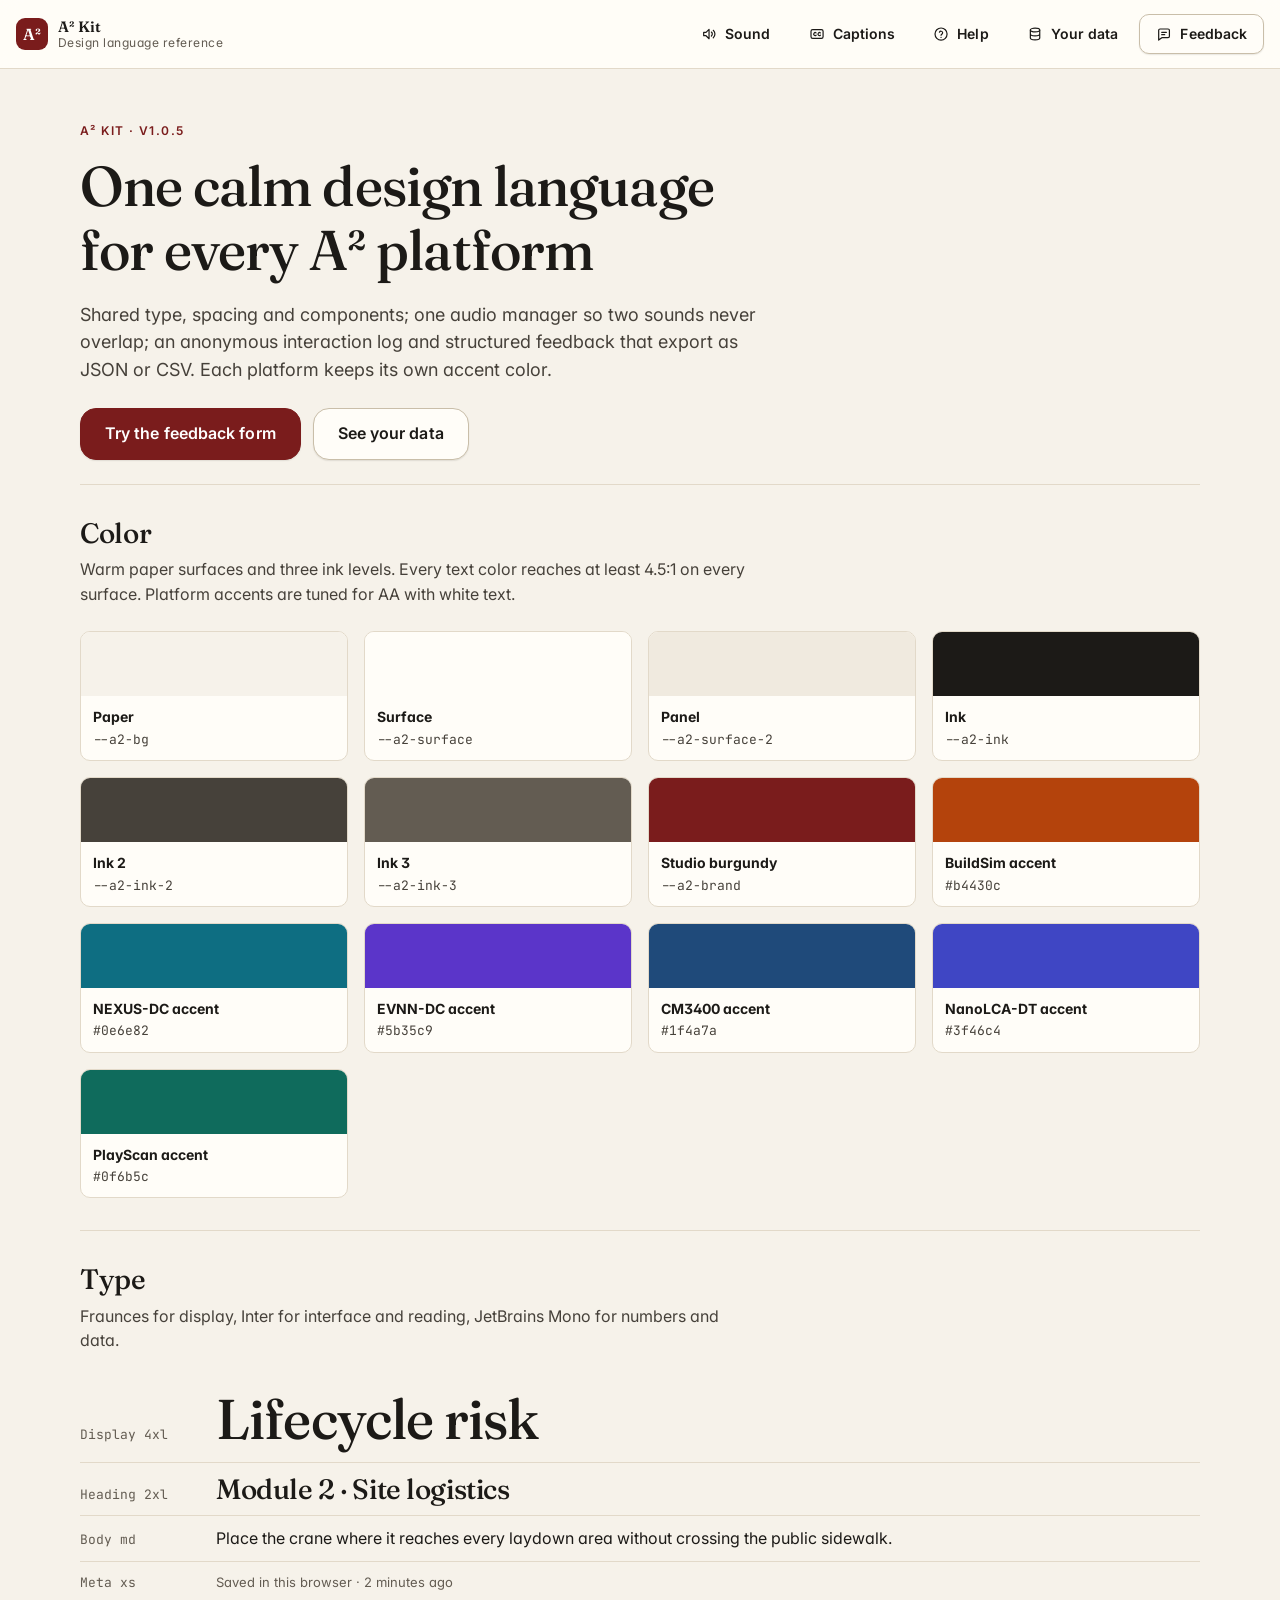
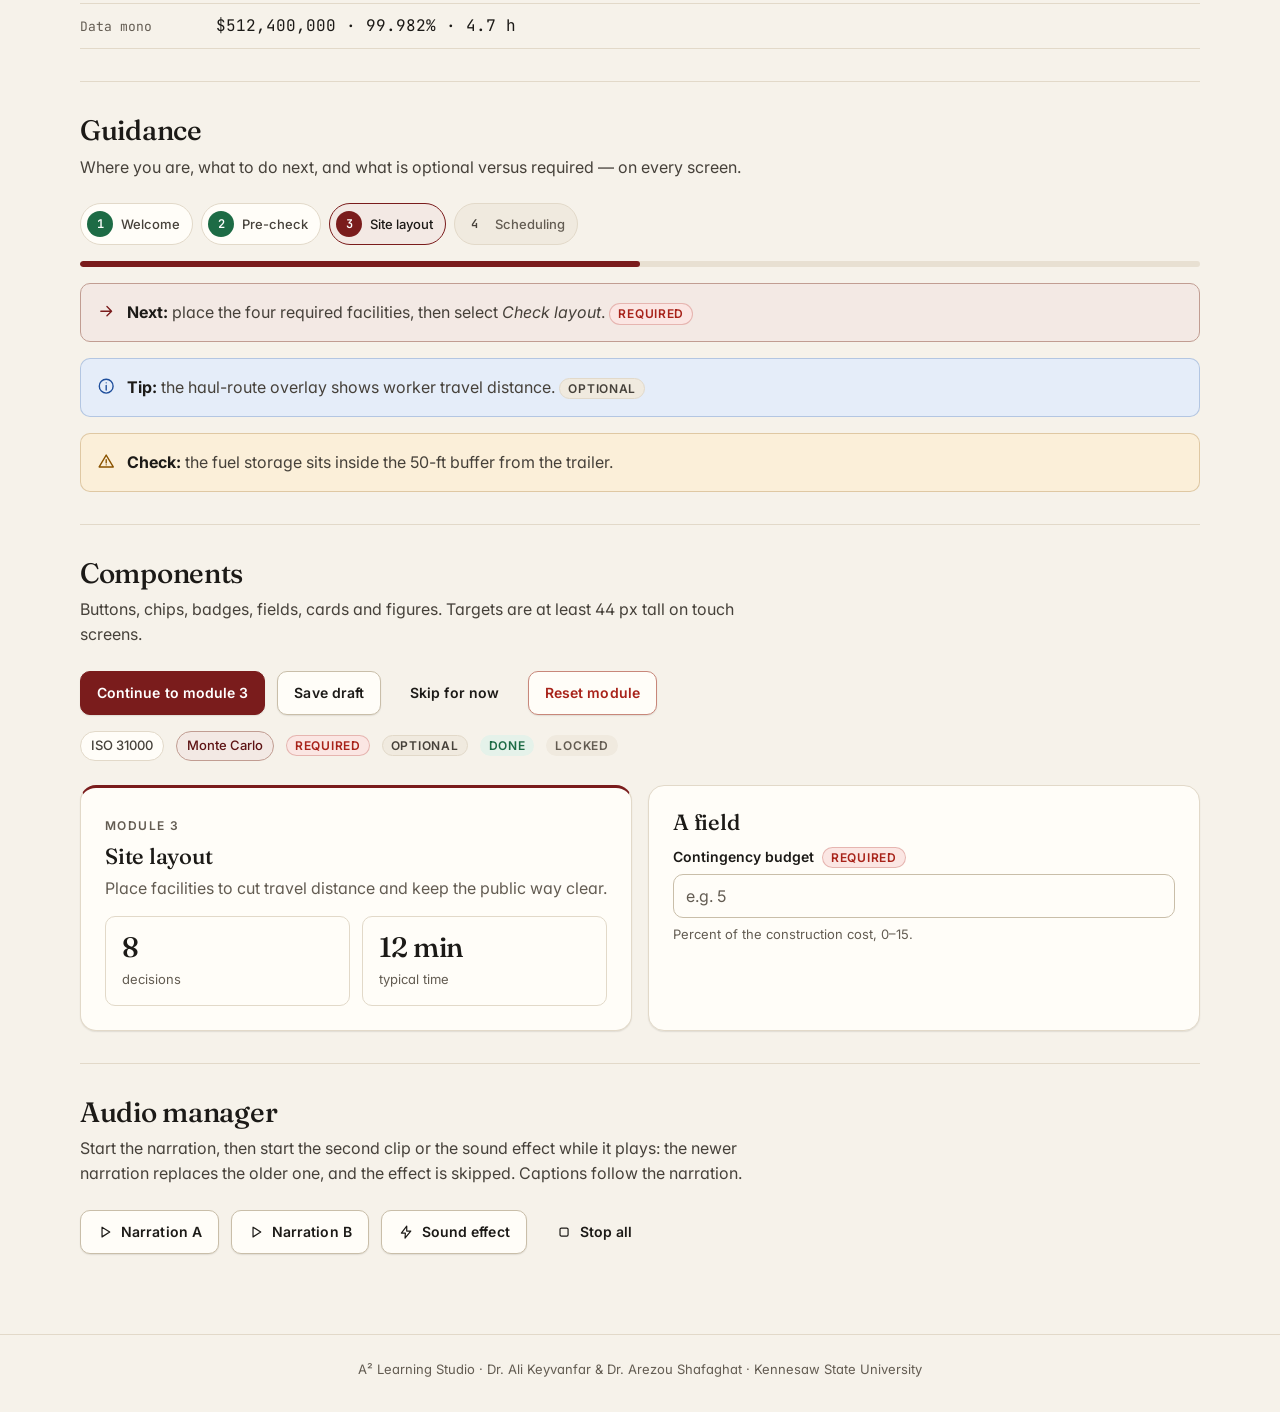
<file: kit/index.html>
<!DOCTYPE html>
<html lang="en">
<head>
<meta charset="UTF-8">
<meta name="viewport" content="width=device-width, initial-scale=1">
<!-- a2-kit:fonts -->
<link rel="preconnect" href="https://fonts.googleapis.com">
<link rel="preconnect" href="https://fonts.gstatic.com" crossorigin>
<link rel="stylesheet" href="https://fonts.googleapis.com/css2?family=Fraunces:opsz,wght@9..144,400;9..144,500;9..144,600&family=Inter:wght@400;500;600;700&family=JetBrains+Mono:wght@400;500;600&display=swap">
<!-- /a2-kit:fonts -->
<!-- a2-kit:css v1.0.5 -->
<style id="a2-kit-css">
/* ==========================================================================
   A² Kit · v1.0.5 · shared design language for A² Learning Studio platforms
   A² Learning Studio · Dr. Ali Keyvanfar & Dr. Arezou Shafaghat · KSU
   Canonical source: a2-learning-studio/kit/a2-kit.css (inlined into each
   platform between <!-- a2-kit:css --> markers by kit/sync.py).

   Principles: editorial and calm; Fraunces for display, Inter for UI,
   JetBrains Mono for data; warm paper surfaces; one accent per platform
   (--a2-accent), studio burgundy as the brand mark; soft depth; every text
   token >= 4.5:1 on every surface token; 24px+ targets (44px on touch);
   visible focus; reduced motion honored.

   Base element rules use :where() so they carry zero specificity and never
   override a platform's own CSS.
   ========================================================================== */

:root {
  /* type */
  --a2-font-display: "Fraunces", "Iowan Old Style", "Palatino Linotype", Palatino, Georgia, serif;
  --a2-font-ui: "Inter", system-ui, -apple-system, "Segoe UI", Roboto, "Helvetica Neue", Arial, sans-serif;
  --a2-font-mono: "JetBrains Mono", ui-monospace, SFMono-Regular, Menlo, Consolas, monospace;
  --a2-t-2xs: 0.75rem;   /* 12px, meta only (uppercase eyebrow) */
  --a2-t-xs: 0.8125rem;  /* 13px */
  --a2-t-sm: 0.875rem;   /* 14px */
  --a2-t-md: 1rem;       /* 16px body */
  --a2-t-lg: 1.125rem;   /* 18px */
  --a2-t-xl: 1.375rem;   /* 22px */
  --a2-t-2xl: 1.75rem;   /* 28px */
  --a2-t-3xl: 2.25rem;   /* 36px */
  --a2-t-4xl: clamp(2.25rem, 1.4rem + 3.2vw, 3.5rem);
  --a2-lh-tight: 1.15;
  --a2-lh: 1.55;

  /* surfaces (warm paper) */
  --a2-bg: #f6f2ea;
  --a2-surface: #fffdf8;
  --a2-surface-2: #f0eadf;
  --a2-surface-3: #e8e0d2;
  --a2-line: #e2d9c9;
  --a2-line-strong: #c9bea9;

  /* ink: all >= 4.5:1 on --a2-bg, --a2-surface and --a2-surface-2 */
  --a2-ink: #1c1a17;
  --a2-ink-2: #46413a;
  --a2-ink-3: #635c52;

  /* brand + accent (each platform overrides --a2-accent / --a2-accent-strong) */
  --a2-brand: #7a1c1c;
  --a2-accent: #7a1c1c;
  --a2-accent-strong: #5e1414;
  --a2-accent-ink: #ffffff;
  --a2-accent-soft: color-mix(in srgb, var(--a2-accent) 9%, var(--a2-surface));
  --a2-accent-line: color-mix(in srgb, var(--a2-accent) 32%, var(--a2-line));

  /* status (text-safe on light surfaces) */
  --a2-ok: #1d6b45;     --a2-ok-soft: #e5f2ea;
  --a2-warn: #8a5300;   --a2-warn-soft: #fbefd9;
  --a2-err: #a8231a;    --a2-err-soft: #fbe6e3;
  --a2-info: #1f4f9c;   --a2-info-soft: #e5edf9;

  /* spacing (4px base) */
  --a2-s1: 4px; --a2-s2: 8px; --a2-s3: 12px; --a2-s4: 16px;
  --a2-s5: 24px; --a2-s6: 32px; --a2-s7: 48px; --a2-s8: 64px;

  /* shape + depth */
  --a2-r-sm: 6px; --a2-r: 10px; --a2-r-lg: 16px; --a2-r-pill: 999px;
  --a2-shadow-1: 0 1px 2px rgba(28, 26, 23, .06), 0 1px 1px rgba(28, 26, 23, .04);
  --a2-shadow-2: 0 10px 24px -12px rgba(28, 26, 23, .22), 0 2px 6px rgba(28, 26, 23, .06);
  --a2-shadow-3: 0 24px 60px -20px rgba(28, 26, 23, .34), 0 4px 12px rgba(28, 26, 23, .08);

  /* motion */
  --a2-ease: cubic-bezier(.2, .7, .2, 1);
  --a2-dur: 180ms;

  /* layout */
  --a2-max: 1120px;
  --a2-bar-h: 56px;
  --a2-target: 44px;
  --a2-focus-ring: 0 0 0 2px var(--a2-surface), 0 0 0 4px var(--a2-accent);

  color-scheme: light;
}

/* ---------- base (zero specificity) ---------- */
:where(html.a2) { -webkit-text-size-adjust: 100%; text-size-adjust: 100%; scroll-padding-top: calc(var(--a2-bar-h) + 12px); }
:where(body.a2) {
  margin: 0;
  background: var(--a2-bg);
  color: var(--a2-ink);
  font: 400 var(--a2-t-md)/var(--a2-lh) var(--a2-font-ui);
  font-feature-settings: "cv11", "ss01";
  -webkit-font-smoothing: antialiased;
  text-rendering: optimizeLegibility;
}
:where(body.a2) :where(h1, h2, h3) {
  font-family: var(--a2-font-display);
  font-weight: 500;
  line-height: var(--a2-lh-tight);
  letter-spacing: -0.01em;
  color: var(--a2-ink);
  font-optical-sizing: auto;
}
:where(body.a2) :where(h4, h5, h6) { font-family: var(--a2-font-ui); font-weight: 600; line-height: 1.3; }
:where(body.a2) :where(a) { color: var(--a2-accent); text-underline-offset: .18em; text-decoration-thickness: 1px; }
:where(body.a2) :where(a:hover) { color: var(--a2-accent-strong); }
:where(body.a2) :where(code, kbd, samp, pre, .a2-num) { font-family: var(--a2-font-mono); font-variant-numeric: tabular-nums; }
:where(body.a2) :where(button, input, select, textarea) { font: inherit; color: inherit; }
:where(body.a2) :where(img, svg, video, canvas) { max-width: 100%; }
:where(body.a2) ::selection { background: color-mix(in srgb, var(--a2-accent) 22%, transparent); }

/* one visible focus style everywhere (keyboard only) */
:where(body.a2) :focus { outline: none; }
:where(body.a2) :focus-visible {
  outline: 2px solid var(--a2-accent);
  outline-offset: 2px;
  border-radius: var(--a2-r-sm);
}
:where(body.a2) :where(input, select, textarea):focus-visible { outline-offset: 0; }

/* ---------- utilities ---------- */
.a2-sr, .a2-visually-hidden {
  position: absolute !important; width: 1px !important; height: 1px !important;
  padding: 0 !important; margin: -1px !important; overflow: hidden !important;
  clip: rect(0 0 0 0) !important; white-space: nowrap !important; border: 0 !important;
}
.a2-skip {
  position: fixed; left: var(--a2-s3); top: -100px; z-index: 10000;
  background: var(--a2-ink); color: #fff; padding: 10px 16px; border-radius: var(--a2-r);
  font: 600 var(--a2-t-sm)/1 var(--a2-font-ui); text-decoration: none;
  transition: top var(--a2-dur) var(--a2-ease);
}
.a2-skip:focus { top: var(--a2-s3); color: #fff; }
.a2-container { width: min(100% - 2 * var(--a2-s4), var(--a2-max)); margin-inline: auto; }
.a2-stack > * + * { margin-top: var(--a2-stack, var(--a2-s4)); }
.a2-row { display: flex; gap: var(--a2-s3); align-items: center; flex-wrap: wrap; }
.a2-grow { flex: 1 1 auto; }
.a2-mono { font-family: var(--a2-font-mono); font-variant-numeric: tabular-nums; }
.a2-eyebrow {
  font: 600 var(--a2-t-2xs)/1.2 var(--a2-font-ui); letter-spacing: .12em; text-transform: uppercase;
  color: var(--a2-ink-3);
}
.a2-eyebrow.is-accent { color: var(--a2-accent); }
.a2-lede { font-size: var(--a2-t-lg); color: var(--a2-ink-2); max-width: 62ch; }
.a2-muted { color: var(--a2-ink-3); }
.a2-display { font-family: var(--a2-font-display); font-weight: 500; letter-spacing: -0.015em; line-height: var(--a2-lh-tight); }
.a2-hr { border: 0; border-top: 1px solid var(--a2-line); margin: var(--a2-s5) 0; }

/* ---------- icons ---------- */
.a2-ico { width: 1.15em; height: 1.15em; flex: none; stroke: currentColor; fill: none; stroke-width: 1.8; stroke-linecap: round; stroke-linejoin: round; vertical-align: -0.2em; }
.a2-ico.is-fill { fill: currentColor; stroke: none; }

/* ---------- buttons ---------- */
.a2-btn {
  --_bg: var(--a2-surface); --_fg: var(--a2-ink); --_bd: var(--a2-line-strong);
  display: inline-flex; align-items: center; justify-content: center; gap: var(--a2-s2);
  min-height: var(--a2-target); padding: 0 var(--a2-s4);
  border: 1px solid var(--_bd); border-radius: var(--a2-r);
  background: var(--_bg); color: var(--_fg);
  font: 600 var(--a2-t-sm)/1.1 var(--a2-font-ui); letter-spacing: .005em;
  text-decoration: none; cursor: pointer; user-select: none; white-space: nowrap;
  box-shadow: var(--a2-shadow-1);
  transition: background var(--a2-dur) var(--a2-ease), border-color var(--a2-dur) var(--a2-ease),
              box-shadow var(--a2-dur) var(--a2-ease), transform var(--a2-dur) var(--a2-ease);
}
.a2-btn:hover { --_bd: var(--a2-ink-3); color: var(--_fg); }
.a2-btn:active { transform: translateY(1px); }
.a2-btn[disabled], .a2-btn[aria-disabled="true"] { opacity: .5; cursor: not-allowed; box-shadow: none; transform: none; }
.a2-btn.is-primary { --_bg: var(--a2-accent); --_fg: var(--a2-accent-ink); --_bd: var(--a2-accent); }
.a2-btn.is-primary:hover { --_bg: var(--a2-accent-strong); --_bd: var(--a2-accent-strong); }
.a2-btn.is-quiet { --_bg: transparent; --_bd: transparent; box-shadow: none; }
.a2-btn.is-quiet:hover { --_bg: var(--a2-surface-2); }
.a2-btn.is-danger { --_fg: var(--a2-err); --_bd: color-mix(in srgb, var(--a2-err) 45%, var(--a2-line)); }
.a2-btn.is-sm { min-height: 36px; padding: 0 var(--a2-s3); font-size: var(--a2-t-xs); }
.a2-btn.is-lg { min-height: 52px; padding: 0 var(--a2-s5); font-size: var(--a2-t-md); border-radius: var(--a2-r-lg); }
.a2-btn.is-icon { width: var(--a2-target); padding: 0; }
.a2-btn.is-block { width: 100%; }
.a2-btn.a2-btn:focus-visible { outline: none; box-shadow: var(--a2-focus-ring); }
@media (pointer: fine) { .a2-btn.is-sm { min-height: 32px; } }

/* ---------- surfaces ---------- */
.a2-card {
  background: var(--a2-surface); border: 1px solid var(--a2-line); border-radius: var(--a2-r-lg);
  box-shadow: var(--a2-shadow-1); padding: var(--a2-s5);
}
.a2-card.is-raised { box-shadow: var(--a2-shadow-2); }
.a2-card.is-accent { border-top: 3px solid var(--a2-accent); }
.a2-card.is-interactive { transition: box-shadow var(--a2-dur) var(--a2-ease), border-color var(--a2-dur) var(--a2-ease), transform var(--a2-dur) var(--a2-ease); }
.a2-card.is-interactive:hover { box-shadow: var(--a2-shadow-2); border-color: var(--a2-line-strong); transform: translateY(-1px); }
.a2-panel { background: var(--a2-surface-2); border-radius: var(--a2-r); padding: var(--a2-s4); }

/* ---------- chips, badges, tags ---------- */
.a2-chip {
  display: inline-flex; align-items: center; gap: 6px; min-height: 28px; padding: 0 10px;
  border-radius: var(--a2-r-pill); border: 1px solid var(--a2-line); background: var(--a2-surface);
  font: 500 var(--a2-t-xs)/1 var(--a2-font-ui); color: var(--a2-ink-2);
}
.a2-chip.is-accent { background: var(--a2-accent-soft); border-color: var(--a2-accent-line); color: var(--a2-accent-strong); }
button.a2-chip { cursor: pointer; min-height: 36px; }
button.a2-chip[aria-pressed="true"] { background: var(--a2-accent); border-color: var(--a2-accent); color: var(--a2-accent-ink); }
.a2-badge {
  display: inline-flex; align-items: center; gap: 4px; padding: 3px 8px; border-radius: var(--a2-r-pill);
  font: 600 var(--a2-t-2xs)/1.1 var(--a2-font-ui); letter-spacing: .06em; text-transform: uppercase;
  border: 1px solid transparent; vertical-align: middle;
}
.a2-badge.is-required { background: var(--a2-err-soft); color: var(--a2-err); border-color: color-mix(in srgb, var(--a2-err) 25%, transparent); }
.a2-badge.is-optional { background: var(--a2-surface-2); color: var(--a2-ink-2); border-color: var(--a2-line); }
.a2-badge.is-done { background: var(--a2-ok-soft); color: var(--a2-ok); }
.a2-badge.is-locked { background: var(--a2-surface-2); color: var(--a2-ink-3); }
.a2-badge.is-new, .a2-badge.is-accent { background: var(--a2-accent-soft); color: var(--a2-accent-strong); border-color: var(--a2-accent-line); }

/* ---------- callouts (guidance) ---------- */
.a2-callout {
  display: grid; grid-template-columns: auto 1fr; gap: var(--a2-s3); align-items: start;
  padding: var(--a2-s4); border-radius: var(--a2-r); border: 1px solid var(--a2-line);
  background: var(--a2-surface); color: var(--a2-ink-2);
}
.a2-callout > .a2-ico { margin-top: 2px; color: var(--a2-accent); }
.a2-callout strong { color: var(--a2-ink); }
.a2-callout.is-next { background: var(--a2-accent-soft); border-color: var(--a2-accent-line); }
.a2-callout.is-info { background: var(--a2-info-soft); border-color: color-mix(in srgb, var(--a2-info) 25%, transparent); }
.a2-callout.is-info > .a2-ico { color: var(--a2-info); }
.a2-callout.is-warn { background: var(--a2-warn-soft); border-color: color-mix(in srgb, var(--a2-warn) 25%, transparent); }
.a2-callout.is-warn > .a2-ico { color: var(--a2-warn); }
.a2-callout.is-ok { background: var(--a2-ok-soft); border-color: color-mix(in srgb, var(--a2-ok) 25%, transparent); }
.a2-callout.is-ok > .a2-ico { color: var(--a2-ok); }

/* ---------- forms ---------- */
.a2-field { display: grid; gap: 6px; }
.a2-field > label, .a2-label { font: 600 var(--a2-t-sm)/1.3 var(--a2-font-ui); color: var(--a2-ink); display: flex; gap: 8px; align-items: center; flex-wrap: wrap; }
.a2-hint { font-size: var(--a2-t-xs); color: var(--a2-ink-3); }
.a2-error { font-size: var(--a2-t-xs); color: var(--a2-err); font-weight: 600; }
.a2-input, .a2-select, .a2-textarea {
  width: 100%; min-height: var(--a2-target); box-sizing: border-box; padding: 10px 12px;
  border: 1px solid var(--a2-line-strong); border-radius: var(--a2-r); background: var(--a2-surface);
  color: var(--a2-ink); font: 400 var(--a2-t-md)/1.4 var(--a2-font-ui);
  transition: border-color var(--a2-dur) var(--a2-ease), box-shadow var(--a2-dur) var(--a2-ease);
}
.a2-textarea { min-height: 96px; resize: vertical; }
.a2-input::placeholder, .a2-textarea::placeholder { color: var(--a2-ink-3); }
.a2-input:focus-visible, .a2-select:focus-visible, .a2-textarea:focus-visible { outline: none; border-color: var(--a2-accent); box-shadow: 0 0 0 3px color-mix(in srgb, var(--a2-accent) 22%, transparent); }
.a2-input[aria-invalid="true"] { border-color: var(--a2-err); }
.a2-scale { display: flex; gap: var(--a2-s2); flex-wrap: wrap; }
.a2-scale label {
  position: relative; display: inline-grid; place-items: center; min-width: var(--a2-target); min-height: var(--a2-target);
  padding: 0 10px; border: 1px solid var(--a2-line-strong); border-radius: var(--a2-r); background: var(--a2-surface);
  font: 600 var(--a2-t-sm)/1 var(--a2-font-ui); cursor: pointer;
}
.a2-scale input { position: absolute; opacity: 0; inset: 0; margin: 0; cursor: pointer; }
.a2-scale label:has(input:checked) { background: var(--a2-accent); border-color: var(--a2-accent); color: var(--a2-accent-ink); }
.a2-scale label:has(input:focus-visible) { box-shadow: var(--a2-focus-ring); }
.a2-scale-ends { display: flex; justify-content: space-between; font-size: var(--a2-t-xs); color: var(--a2-ink-3); max-width: 340px; }

/* ---------- progress + stepper ---------- */
.a2-progress { height: 6px; border-radius: var(--a2-r-pill); background: var(--a2-surface-3); overflow: hidden; }
.a2-progress > span { display: block; height: 100%; width: var(--a2-pct, 0%); background: var(--a2-accent); border-radius: inherit; transition: width .4s var(--a2-ease); }
.a2-stepper { position: relative; list-style: none; margin: 0; padding: 0; display: flex; gap: var(--a2-s2); overflow-x: auto; scrollbar-width: thin; }
.a2-stepper > li { flex: none; position: relative; }
.a2-step {
  display: inline-flex; align-items: center; gap: 8px; min-height: 40px; padding: 0 12px 0 6px;
  border-radius: var(--a2-r-pill); border: 1px solid var(--a2-line); background: var(--a2-surface);
  font: 500 var(--a2-t-xs)/1.1 var(--a2-font-ui); color: var(--a2-ink-2); text-decoration: none; cursor: pointer; white-space: nowrap;
}
.a2-step .a2-step-n {
  display: inline-grid; place-items: center; width: 26px; height: 26px; border-radius: 50%;
  background: var(--a2-surface-2); color: var(--a2-ink-2); font: 600 12px/1 var(--a2-font-mono);
}
.a2-step[aria-current="step"] { border-color: var(--a2-accent); color: var(--a2-ink); background: var(--a2-accent-soft); }
.a2-step[aria-current="step"] .a2-step-n { background: var(--a2-accent); color: var(--a2-accent-ink); }
.a2-step.is-done .a2-step-n { background: var(--a2-ok); color: #fff; }
.a2-step.is-locked, .a2-step[aria-disabled="true"] { color: var(--a2-ink-3); cursor: not-allowed; background: var(--a2-surface-2); }
.a2-step:focus-visible { outline: none; box-shadow: var(--a2-focus-ring); }

/* ---------- suite bar (shared top bar) ---------- */
.a2-bar {
  position: sticky; top: 0; z-index: 900; min-height: var(--a2-bar-h);
  display: flex; align-items: center; gap: var(--a2-s3); padding: 6px var(--a2-s4);
  background: color-mix(in srgb, var(--a2-surface) 96%, transparent);
  -webkit-backdrop-filter: saturate(1.4) blur(10px); backdrop-filter: saturate(1.4) blur(10px);
  border-bottom: 1px solid var(--a2-line);
  font-family: var(--a2-font-ui);
}
.a2-bar-brand { display: flex; align-items: center; gap: 10px; min-width: 0; color: var(--a2-ink); text-decoration: none; }
.a2-mark {
  flex: none; display: inline-flex; align-items: center; justify-content: center; width: 32px; height: 32px; border-radius: 9px;
  background: var(--a2-brand); color: #fff; font: 600 16px/1 var(--a2-font-display); letter-spacing: -.02em;
}
.a2-bar-title { display: grid; min-width: 0; line-height: 1.15; }
.a2-bar-title b { font: 600 15px/1.2 var(--a2-font-display); color: var(--a2-ink); white-space: nowrap; overflow: hidden; text-overflow: ellipsis; }
.a2-bar-title small { font-size: var(--a2-t-2xs); color: var(--a2-ink-3); letter-spacing: .04em; white-space: nowrap; overflow: hidden; text-overflow: ellipsis; }
.a2-bar-where { margin-left: var(--a2-s2); padding-left: var(--a2-s3); border-left: 1px solid var(--a2-line); font-size: var(--a2-t-sm); color: var(--a2-ink-2); min-width: 0; white-space: nowrap; overflow: hidden; text-overflow: ellipsis; }
.a2-bar-where:empty { display: none; }
.a2-bar-actions { margin-left: auto; display: flex; align-items: center; gap: 4px; }
.a2-bar-actions .a2-btn { min-height: 40px; }
.a2-bar-actions .a2-btn .a2-btn-label { display: inline; }
.a2-bar .a2-more { display: none; }
@media (max-width: 720px) {
  .a2-bar-where { display: none; }
  .a2-bar .a2-hide-sm { display: none; }
  .a2-bar .a2-more { display: inline-flex; }
  .a2-bar-actions .a2-btn .a2-btn-label { display: none; }
  .a2-bar-actions .a2-btn { width: 44px; min-height: 44px; padding: 0; }
}
@media (max-width: 380px) { .a2-bar-title small { display: none; } }
.a2-menu { display: grid; gap: var(--a2-s2); }
.a2-menu .a2-btn { justify-content: flex-start; width: 100%; min-height: 52px; font-size: var(--a2-t-md); }
.a2-menu .a2-btn .a2-state { margin-left: auto; font-weight: 500; color: var(--a2-ink-3); font-size: var(--a2-t-sm); }

/* where-am-I strip under the bar (mobile shows location here) */
.a2-where {
  display: none; padding: 8px var(--a2-s4); font-size: var(--a2-t-sm); color: var(--a2-ink-2);
  background: var(--a2-surface); border-bottom: 1px solid var(--a2-line);
}
@media (max-width: 720px) { .a2-where:not(:empty) { display: block; } }

/* ---------- next-step dock ---------- */
.a2-nextbar {
  position: sticky; bottom: 0; z-index: 800; display: flex; gap: var(--a2-s3); align-items: center; flex-wrap: wrap;
  padding: var(--a2-s3) var(--a2-s4); background: color-mix(in srgb, var(--a2-surface) 94%, transparent);
  -webkit-backdrop-filter: blur(8px); backdrop-filter: blur(8px); border-top: 1px solid var(--a2-line);
}
.a2-nextbar .a2-nextbar-text { flex: 1 1 220px; font-size: var(--a2-t-sm); color: var(--a2-ink-2); }
.a2-nextbar .a2-nextbar-text strong { color: var(--a2-ink); }

/* ---------- dialog ---------- */
.a2-dialog {
  width: min(560px, calc(100vw - 24px)); max-height: min(86vh, 760px); padding: 0; border: 1px solid var(--a2-line);
  border-radius: var(--a2-r-lg); background: var(--a2-surface); color: var(--a2-ink); box-shadow: var(--a2-shadow-3);
  font-family: var(--a2-font-ui);
}
.a2-dialog::backdrop { background: rgba(28, 26, 23, .42); }
.a2-dialog[open] { display: flex; flex-direction: column; }
.a2-dialog-head { display: flex; align-items: start; gap: var(--a2-s3); padding: var(--a2-s5) var(--a2-s5) var(--a2-s3); }
.a2-dialog-head h2 { margin: 0; font-size: var(--a2-t-xl); }
.a2-dialog-head p { margin: 6px 0 0; color: var(--a2-ink-2); font-size: var(--a2-t-sm); }
.a2-dialog-head [data-a2-close] { flex: none; }
.a2-dialog-body { padding: 0 var(--a2-s5) var(--a2-s4); overflow: auto; }
.a2-dialog-foot { display: flex; gap: var(--a2-s2); justify-content: flex-end; flex-wrap: wrap; padding: var(--a2-s4) var(--a2-s5); border-top: 1px solid var(--a2-line); background: var(--a2-surface-2); border-radius: 0 0 var(--a2-r-lg) var(--a2-r-lg); }
.a2-dialog fieldset { border: 0; padding: 0; margin: 0 0 var(--a2-s5); }
.a2-dialog legend { font: 600 var(--a2-t-sm)/1.3 var(--a2-font-ui); margin-bottom: var(--a2-s2); padding: 0; display: flex; gap: 8px; align-items: center; }

/* ---------- toast (pages with a fixed bottom bar set --a2-dock-h) ---------- */
.a2-toasts { position: fixed; z-index: 10001; left: 50%; bottom: calc(var(--a2-dock-h, 0px) + var(--a2-s5)); transform: translateX(-50%); display: grid; gap: var(--a2-s2); width: min(440px, calc(100vw - 24px)); pointer-events: none; }
.a2-toasts.is-top { bottom: auto; top: calc(var(--a2-bar-h) + var(--a2-s3)); } /* moved while the bottom spot would cover the focused control */
.a2-toast {
  pointer-events: auto; display: flex; gap: var(--a2-s3); align-items: center; padding: 12px 16px; border-radius: var(--a2-r);
  background: var(--a2-ink); color: #fff; font: 500 var(--a2-t-sm)/1.4 var(--a2-font-ui); box-shadow: var(--a2-shadow-3);
  animation: a2-rise .22s var(--a2-ease);
}
@keyframes a2-rise { from { opacity: 0; transform: translateY(8px); } to { opacity: 1; transform: none; } }

/* ---------- media: captions + transcript ---------- */
.a2-captions {
  position: fixed; z-index: 950; left: 50%; bottom: calc(var(--a2-s5) + env(safe-area-inset-bottom, 0px)); transform: translateX(-50%);
  width: min(760px, calc(100vw - 24px)); display: none; gap: var(--a2-s3); align-items: start;
  padding: 12px 14px 12px 16px; border-radius: var(--a2-r-lg); background: rgba(28, 26, 23, .92); color: #fff;
  box-shadow: var(--a2-shadow-3); font: 500 var(--a2-t-md)/1.45 var(--a2-font-ui);
}
.a2-captions.is-on { display: flex; }
.a2-captions-text { flex: 1; max-height: 4.4em; overflow: auto; }
.a2-captions-label { display: block; font: 600 var(--a2-t-2xs)/1.3 var(--a2-font-ui); letter-spacing: .1em; text-transform: uppercase; color: #d8cfc0; margin-bottom: 2px; }
.a2-captions .a2-btn { --_bg: rgba(255, 255, 255, .08); --_fg: #fff; --_bd: rgba(255, 255, 255, .22); box-shadow: none; min-height: 40px; }
.a2-captions .a2-btn:hover { --_bg: rgba(255, 255, 255, .16); --_bd: rgba(255, 255, 255, .4); }
@media (max-width: 560px) {
  /* phones: label + controls on one row, caption text full width below */
  .a2-captions.is-on { display: grid; grid-template-columns: minmax(0, 1fr) repeat(4, auto); gap: 6px; align-items: center; padding: 10px 10px 12px 14px; }
  .a2-captions-text { display: contents; }
  .a2-captions-label { grid-column: 1; grid-row: 1; margin: 0; white-space: nowrap; overflow: hidden; text-overflow: ellipsis; }
  .a2-captions-line { grid-column: 1 / -1; grid-row: 2; }
  .a2-captions .a2-btn { min-height: 36px; min-width: 36px; width: 36px; height: 36px; padding: 0; }
}
.a2-transcript { font-size: var(--a2-t-sm); color: var(--a2-ink-2); }
.a2-transcript summary { cursor: pointer; font-weight: 600; color: var(--a2-ink); min-height: 32px; display: flex; align-items: center; gap: 8px; }
.a2-transcript[open] summary { margin-bottom: var(--a2-s2); }

/* ---------- tables + kpi ---------- */
.a2-table { width: 100%; border-collapse: collapse; font-size: var(--a2-t-sm); }
.a2-table th { text-align: left; font: 600 var(--a2-t-xs)/1.3 var(--a2-font-ui); color: var(--a2-ink-2); letter-spacing: .02em; padding: 10px 12px; border-bottom: 1px solid var(--a2-line-strong); background: var(--a2-surface-2); }
.a2-table td { padding: 10px 12px; border-bottom: 1px solid var(--a2-line); vertical-align: top; }
.a2-table .num { font-family: var(--a2-font-mono); font-variant-numeric: tabular-nums; text-align: right; }
.a2-kpis { display: grid; grid-template-columns: repeat(auto-fit, minmax(140px, 1fr)); gap: var(--a2-s3); }
.a2-kpi { padding: var(--a2-s4); border-radius: var(--a2-r); background: var(--a2-surface); border: 1px solid var(--a2-line); }
.a2-kpi b { display: block; font: 500 var(--a2-t-2xl)/1.05 var(--a2-font-display); color: var(--a2-ink); letter-spacing: -.02em; }
.a2-kpi span { display: block; margin-top: 6px; font-size: var(--a2-t-xs); color: var(--a2-ink-3); }

/* ---------- tabs ---------- */
.a2-tabs { display: flex; gap: 2px; border-bottom: 1px solid var(--a2-line); overflow-x: auto; scrollbar-width: thin; }
.a2-tab {
  flex: none; min-height: var(--a2-target); padding: 0 var(--a2-s4); border: 0; border-bottom: 2px solid transparent; background: none;
  font: 600 var(--a2-t-sm)/1 var(--a2-font-ui); color: var(--a2-ink-2); cursor: pointer; margin-bottom: -1px;
}
.a2-tab[aria-selected="true"] { color: var(--a2-ink); border-bottom-color: var(--a2-accent); }
.a2-tab:hover { color: var(--a2-ink); }
.a2-tab:focus-visible { outline: none; box-shadow: inset var(--a2-focus-ring); }

/* ---------- footer ---------- */
.a2-foot {
  border-top: 1px solid var(--a2-line); margin-top: var(--a2-s7); padding: var(--a2-s5) var(--a2-s4) var(--a2-s6);
  font-size: var(--a2-t-xs); color: var(--a2-ink-3); text-align: center; line-height: 1.6;
}
.a2-foot a { color: var(--a2-ink-2); display: inline-block; padding: 4px 2px; }

/* ---------- motion preferences ---------- */
@media (prefers-reduced-motion: reduce) {
  *, *::before, *::after {
    animation-duration: .001ms !important; animation-iteration-count: 1 !important;
    transition-duration: .001ms !important; scroll-behavior: auto !important;
  }
}
html.a2-reduce-motion *, html.a2-reduce-motion *::before, html.a2-reduce-motion *::after {
  animation-duration: .001ms !important; animation-iteration-count: 1 !important;
  transition-duration: .001ms !important; scroll-behavior: auto !important;
}

/* ---------- print ---------- */
@media print {
  .a2-bar, .a2-nextbar, .a2-captions, .a2-toasts, .a2-skip { display: none !important; }
  :where(body.a2) { background: #fff; }
}

/* toggle buttons in the bar: pressed = on */
.a2-bar [aria-pressed="false"] { color: var(--a2-ink-3); }

/* hidden always wins over component display rules */
.a2-btn[hidden], .a2-chip[hidden], .a2-badge[hidden], .a2-callout[hidden], .a2-card[hidden], .a2-panel[hidden] { display: none !important; }
</style>
<!-- /a2-kit:css -->
<title>A² Kit · Design language for A² Learning Studio platforms</title>
<meta name="description" content="Shared type, spacing, components, audio manager and anonymous feedback/log export used by every A² Learning Studio platform.">
<style>
  .kit-hero { padding: var(--a2-s7) 0 var(--a2-s5); }
  .kit-hero h1 { font-size: var(--a2-t-4xl); margin: var(--a2-s3) 0 var(--a2-s3); max-width: 18ch; }
  .kit-sec { padding: var(--a2-s6) 0; border-top: 1px solid var(--a2-line); }
  .kit-sec > h2 { font-size: var(--a2-t-2xl); margin: 0 0 var(--a2-s2); }
  .kit-sec > p { color: var(--a2-ink-2); margin: 0 0 var(--a2-s5); max-width: 68ch; }
  .kit-grid { display: grid; gap: var(--a2-s4); grid-template-columns: repeat(auto-fit, minmax(230px, 1fr)); }
  .sw { border-radius: var(--a2-r); border: 1px solid var(--a2-line); overflow: hidden; background: var(--a2-surface); }
  .sw i { display: block; height: 64px; }
  .sw div { padding: 10px 12px; font-size: var(--a2-t-xs); color: var(--a2-ink-2); display: grid; gap: 2px; }
  .sw b { color: var(--a2-ink); font-size: var(--a2-t-sm); }
  .type-row { display: grid; grid-template-columns: 120px 1fr; gap: var(--a2-s4); align-items: baseline; padding: 10px 0; border-bottom: 1px solid var(--a2-line); }
  .type-row code { font-size: var(--a2-t-xs); color: var(--a2-ink-3); }
  @media (max-width: 560px) { .type-row { grid-template-columns: 1fr; gap: 2px; } }
</style>
</head>
<body>
<main id="main">
  <div class="a2-container">
    <section class="kit-hero">
      <span class="a2-eyebrow is-accent">A² Kit · v<span id="kit-version">1.0.5</span></span>
      <h1 class="a2-display">One calm design language for every A² platform</h1>
      <p class="a2-lede">Shared type, spacing and components; one audio manager so two sounds never overlap; an anonymous interaction log and structured feedback that export as JSON or CSV. Each platform keeps its own accent color.</p>
      <div class="a2-row" style="margin-top:var(--a2-s5)">
        <button type="button" class="a2-btn is-primary is-lg" id="try-feedback">Try the feedback form</button>
        <button type="button" class="a2-btn is-lg" id="try-data">See your data</button>
      </div>
    </section>

    <section class="kit-sec" aria-labelledby="h-color">
      <h2 id="h-color">Color</h2>
      <p>Warm paper surfaces and three ink levels. Every text color reaches at least 4.5:1 on every surface. Platform accents are tuned for AA with white text.</p>
      <div class="kit-grid" id="swatches"></div>
    </section>

    <section class="kit-sec" aria-labelledby="h-type">
      <h2 id="h-type">Type</h2>
      <p>Fraunces for display, Inter for interface and reading, JetBrains Mono for numbers and data.</p>
      <div>
        <div class="type-row"><code>Display 4xl</code><span class="a2-display" style="font-size:var(--a2-t-4xl)">Lifecycle risk</span></div>
        <div class="type-row"><code>Heading 2xl</code><span class="a2-display" style="font-size:var(--a2-t-2xl)">Module 2 · Site logistics</span></div>
        <div class="type-row"><code>Body md</code><span>Place the crane where it reaches every laydown area without crossing the public sidewalk.</span></div>
        <div class="type-row"><code>Meta xs</code><span class="a2-muted" style="font-size:var(--a2-t-xs)">Saved in this browser · 2 minutes ago</span></div>
        <div class="type-row"><code>Data mono</code><span class="a2-mono">$512,400,000 · 99.982% · 4.7 h</span></div>
      </div>
    </section>

    <section class="kit-sec" aria-labelledby="h-guide">
      <h2 id="h-guide">Guidance</h2>
      <p>Where you are, what to do next, and what is optional versus required — on every screen.</p>
      <ol class="a2-stepper" aria-label="Progress">
        <li><a class="a2-step is-done" href="#h-guide"><span class="a2-step-n">1</span>Welcome<span class="a2-sr"> (completed)</span></a></li>
        <li><a class="a2-step is-done" href="#h-guide"><span class="a2-step-n">2</span>Pre-check<span class="a2-sr"> (completed)</span></a></li>
        <li><a class="a2-step" aria-current="step" href="#h-guide"><span class="a2-step-n">3</span>Site layout</a></li>
        <li><span class="a2-step is-locked" aria-disabled="true"><span class="a2-step-n">4</span>Scheduling<span class="a2-sr"> (locked)</span></span></li>
      </ol>
      <div class="a2-progress" style="margin:var(--a2-s4) 0" role="progressbar" aria-label="Course progress" aria-valuenow="50" aria-valuemin="0" aria-valuemax="100"><span style="--a2-pct:50%"></span></div>
      <div class="a2-stack">
        <div class="a2-callout is-next"><svg class="a2-ico" aria-hidden="true"><use href="#a2-i-arrow-right"></use></svg><div><strong>Next:</strong> place the four required facilities, then select <em>Check layout</em>. <span class="a2-badge is-required">Required</span></div></div>
        <div class="a2-callout is-info"><svg class="a2-ico" aria-hidden="true"><use href="#a2-i-info"></use></svg><div><strong>Tip:</strong> the haul-route overlay shows worker travel distance. <span class="a2-badge is-optional">Optional</span></div></div>
        <div class="a2-callout is-warn"><svg class="a2-ico" aria-hidden="true"><use href="#a2-i-alert"></use></svg><div><strong>Check:</strong> the fuel storage sits inside the 50-ft buffer from the trailer.</div></div>
      </div>
    </section>

    <section class="kit-sec" aria-labelledby="h-comp">
      <h2 id="h-comp">Components</h2>
      <p>Buttons, chips, badges, fields, cards and figures. Targets are at least 44 px tall on touch screens.</p>
      <div class="a2-row" style="margin-bottom:var(--a2-s4)">
        <button type="button" class="a2-btn is-primary">Continue to module 3</button>
        <button type="button" class="a2-btn">Save draft</button>
        <button type="button" class="a2-btn is-quiet">Skip for now</button>
        <button type="button" class="a2-btn is-danger">Reset module</button>
      </div>
      <div class="a2-row" style="margin-bottom:var(--a2-s5)">
        <span class="a2-chip">ISO 31000</span><span class="a2-chip is-accent">Monte Carlo</span>
        <span class="a2-badge is-required">Required</span><span class="a2-badge is-optional">Optional</span><span class="a2-badge is-done">Done</span><span class="a2-badge is-locked">Locked</span>
      </div>
      <div class="kit-grid">
        <div class="a2-card is-accent">
          <span class="a2-eyebrow">Module 3</span>
          <h3 style="margin:8px 0 6px;font-size:var(--a2-t-xl)">Site layout</h3>
          <p class="a2-muted" style="margin:0 0 16px">Place facilities to cut travel distance and keep the public way clear.</p>
          <div class="a2-kpis"><div class="a2-kpi"><b class="a2-num">8</b><span>decisions</span></div><div class="a2-kpi"><b class="a2-num">12 min</b><span>typical time</span></div></div>
        </div>
        <form class="a2-card" onsubmit="return false" aria-labelledby="demo-form-h">
          <h3 id="demo-form-h" style="margin:0 0 12px;font-size:var(--a2-t-xl)">A field</h3>
          <div class="a2-field">
            <label for="demo-budget">Contingency budget <span class="a2-badge is-required">Required</span></label>
            <input id="demo-budget" class="a2-input" inputmode="decimal" aria-describedby="demo-budget-h" placeholder="e.g. 5">
            <span id="demo-budget-h" class="a2-hint">Percent of the construction cost, 0–15.</span>
          </div>
        </form>
      </div>
    </section>

    <section class="kit-sec" aria-labelledby="h-audio">
      <h2 id="h-audio">Audio manager</h2>
      <p>Start the narration, then start the second clip or the sound effect while it plays: the newer narration replaces the older one, and the effect is skipped. Captions follow the narration.</p>
      <div class="a2-row">
        <button type="button" class="a2-btn" id="a-one"><svg class="a2-ico" aria-hidden="true"><use href="#a2-i-play"></use></svg>Narration A</button>
        <button type="button" class="a2-btn" id="a-two"><svg class="a2-ico" aria-hidden="true"><use href="#a2-i-play"></use></svg>Narration B</button>
        <button type="button" class="a2-btn" id="a-sfx"><svg class="a2-ico" aria-hidden="true"><use href="#a2-i-zap"></use></svg>Sound effect</button>
        <button type="button" class="a2-btn is-quiet" id="a-stop"><svg class="a2-ico" aria-hidden="true"><use href="#a2-i-stop"></use></svg>Stop all</button>
      </div>
    </section>
  </div>
</main>
<footer class="a2-foot">A² Learning Studio · Dr. Ali Keyvanfar &amp; Dr. Arezou Shafaghat · Kennesaw State University</footer>

<!-- a2-kit:js v1.0.5 -->
<script id="a2-kit-js">
/* ==========================================================================
   A² Kit · v1.0.5 · shared runtime for A² Learning Studio platforms
   A² Learning Studio · Dr. Ali Keyvanfar & Dr. Arezou Shafaghat · KSU
   Canonical source: a2-learning-studio/kit/a2-kit.js (inlined into each
   platform between <!-- a2-kit:js --> markers by kit/sync.py).

   window.A2 =
     init(opts)          suite bar, skip link, icons, session, error capture
     where(text)         "you are here" text in the bar
     audio               ONE audio manager: narration, video, SFX never overlap
     log                 anonymous 21-field interaction log (localStorage)
     feedback            structured feedback dialog (ratings + tags + note)
     data                export JSON / CSV, clear
     privacy             scrub emails, phone numbers, IDs and self-introductions from logs and typed text
     ui                  toast, dialog, help, icon()

   Must load before any platform script that plays sound, so the audio
   patches are in place first.
   ========================================================================== */
(function () {
  'use strict';
  if (window.A2 && window.A2.kit) return;

  var VERSION = '1.0.5';
  var A2 = window.A2 = window.A2 || {};
  A2.kit = { version: VERSION };

  /* ------------------------------------------------------------------ utils */
  var hasLS = (function () { try { var k = '__a2t'; localStorage.setItem(k, '1'); localStorage.removeItem(k); return true; } catch (e) { return false; } })();
  var hasSS = (function () { try { var k = '__a2t'; sessionStorage.setItem(k, '1'); sessionStorage.removeItem(k); return true; } catch (e) { return false; } })();
  var mem = {};
  function lsGet(k, d) { try { var v = hasLS ? localStorage.getItem(k) : mem[k]; return v == null ? d : JSON.parse(v); } catch (e) { return d; } }
  function lsSet(k, v) { try { var s = JSON.stringify(v); if (hasLS) localStorage.setItem(k, s); else mem[k] = s; } catch (e) { /* quota: keep in memory */ mem[k] = JSON.stringify(v); } }
  function lsDel(k) { try { if (hasLS) localStorage.removeItem(k); delete mem[k]; } catch (e) {} }
  function ssGet(k, d) { try { var v = hasSS ? sessionStorage.getItem(k) : mem['s:' + k]; return v == null ? d : JSON.parse(v); } catch (e) { return d; } }
  function ssSet(k, v) { try { var s = JSON.stringify(v); if (hasSS) sessionStorage.setItem(k, s); else mem['s:' + k] = s; } catch (e) {} }
  function uuid() {
    if (window.crypto && crypto.randomUUID) return crypto.randomUUID();
    var b = new Uint8Array(16); (window.crypto || {}).getRandomValues ? crypto.getRandomValues(b) : b.forEach(function (_, i) { b[i] = Math.random() * 256 | 0; });
    b[6] = (b[6] & 15) | 64; b[8] = (b[8] & 63) | 128;
    var h = Array.prototype.map.call(b, function (x) { return (x + 256).toString(16).slice(1); }).join('');
    return h.slice(0, 8) + '-' + h.slice(8, 12) + '-' + h.slice(12, 16) + '-' + h.slice(16, 20) + '-' + h.slice(20);
  }
  function esc(s) { return String(s == null ? '' : s).replace(/[&<>"']/g, function (c) { return { '&': '&amp;', '<': '&lt;', '>': '&gt;', '"': '&quot;', "'": '&#39;' }[c]; }); }
  function h(tag, attrs, html) {
    var e = document.createElement(tag);
    if (attrs) Object.keys(attrs).forEach(function (k) {
      var v = attrs[k]; if (v == null || v === false) return;
      if (k === 'class') e.className = v; else if (k === 'text') e.textContent = v; else if (k.slice(0, 2) === 'on' && typeof v === 'function') e.addEventListener(k.slice(2), v); else e.setAttribute(k, v === true ? '' : v);
    });
    if (html != null) e.innerHTML = html;
    return e;
  }
  function ready(fn) { if (document.readyState === 'loading') document.addEventListener('DOMContentLoaded', fn, { once: true }); else fn(); }
  function basename(src) { if (!src) return ''; if (src.slice(0, 5) === 'data:' || src.slice(0, 5) === 'blob:') return ''; try { return decodeURIComponent(src.split('#')[0].split('?')[0].split('/').pop()); } catch (e) { return src.split('/').pop(); } }
  function stamp() { var d = new Date(), p = function (n) { return (n < 10 ? '0' : '') + n; }; return d.getFullYear() + p(d.getMonth() + 1) + p(d.getDate()) + '-' + p(d.getHours()) + p(d.getMinutes()); }
  function download(name, text, type) {
    var blob = new Blob([text], { type: type }); var url = URL.createObjectURL(blob);
    var a = h('a', { href: url, download: name }); a.style.display = 'none'; document.body.appendChild(a); a.click();
    setTimeout(function () { URL.revokeObjectURL(url); a.remove(); }, 1500);
  }
  A2.util = { esc: esc, h: h, uuid: uuid, ready: ready, store: { get: lsGet, set: lsSet, del: lsDel }, session: { get: ssGet, set: ssSet }, download: download };

  /* ------------------------------------------------------------------ icons */
  var ICONS = {
    play: '<path d="M7.5 4.8v14.4L19 12z"/>',
    pause: '<path d="M8.5 5v14M15.5 5v14"/>',
    stop: '<rect x="6" y="6" width="12" height="12" rx="2"/>',
    volume: '<path d="M4 9.5h3.5L12 5v14l-4.5-4.5H4z"/><path d="M15.5 9a4 4 0 0 1 0 6M18.3 6.4a7.6 7.6 0 0 1 0 11.2"/>',
    'volume-x': '<path d="M4 9.5h3.5L12 5v14l-4.5-4.5H4z"/><path d="M16 10l5 5M21 10l-5 5"/>',
    captions: '<rect x="3" y="5.5" width="18" height="13" rx="2.5"/><path d="M10.6 10.3a2.2 2.2 0 1 0 0 3.4M17 10.3a2.2 2.2 0 1 0 0 3.4"/>',
    message: '<path d="M20 15.2a2 2 0 0 1-2 2H9.2L4 21V6.5a2 2 0 0 1 2-2h12a2 2 0 0 1 2 2z"/><path d="M8.5 9.5h7M8.5 13h4.5"/>',
    download: '<path d="M12 4v11M7.5 10.5 12 15l4.5-4.5M5 19.5h14"/>',
    upload: '<path d="M12 15V4M7.5 8.5 12 4l4.5 4.5M5 19.5h14"/>',
    trash: '<path d="M4.5 7h15M9.5 7V4.8h5V7M6.5 7l1 12.5h9l1-12.5"/>',
    info: '<circle cx="12" cy="12" r="9"/><path d="M12 11v6M12 7.6h.01"/>',
    help: '<circle cx="12" cy="12" r="9"/><path d="M9.6 9.3a2.5 2.5 0 0 1 4.8.9c0 1.7-2.4 2.2-2.4 3.6M12 17h.01"/>',
    check: '<path d="M5 12.5l4.5 4.5L19 7.5"/>',
    'check-circle': '<circle cx="12" cy="12" r="9"/><path d="M8 12.3l2.8 2.8L16.2 9.5"/>',
    'chevron-left': '<path d="M14.5 6 8.5 12l6 6"/>',
    'chevron-right': '<path d="M9.5 6l6 6-6 6"/>',
    'chevron-down': '<path d="M6 9.5l6 6 6-6"/>',
    'arrow-right': '<path d="M5 12h14M13 6l6 6-6 6"/>',
    'arrow-left': '<path d="M19 12H5M11 6l-6 6 6 6"/>',
    x: '<path d="M6 6l12 12M18 6 6 18"/>',
    lock: '<rect x="5" y="10.5" width="14" height="10" rx="2"/><path d="M8.5 10.5V7.8a3.5 3.5 0 0 1 7 0v2.7"/>',
    star: '<path d="M12 3.8l2.5 5.2 5.7.8-4.1 4 1 5.6L12 16.7l-5.1 2.7 1-5.6-4.1-4 5.7-.8z"/>',
    alert: '<path d="M12 4 2.8 19.5h18.4z"/><path d="M12 10v4.2M12 16.8h.01"/>',
    home: '<path d="M4 11.2 12 4.5l8 6.7V20h-5.5v-5.5h-5V20H4z"/>',
    list: '<path d="M9 6.5h11M9 12h11M9 17.5h11M4.5 6.5h.01M4.5 12h.01M4.5 17.5h.01"/>',
    replay: '<path d="M4.5 12a7.5 7.5 0 1 0 2.2-5.3M4.5 4.5v4.2h4.2"/>',
    external: '<path d="M14 4.5h5.5V10M19.5 4.5 11 13M18 14v4.5a1.5 1.5 0 0 1-1.5 1.5h-11A1.5 1.5 0 0 1 4 18.5v-11A1.5 1.5 0 0 1 5.5 6H10"/>',
    'file-text': '<path d="M14 3.5H7a2 2 0 0 0-2 2v13a2 2 0 0 0 2 2h10a2 2 0 0 0 2-2V8.5z"/><path d="M14 3.5v5h5M8.5 13h7M8.5 16.5h5"/>',
    database: '<ellipse cx="12" cy="6" rx="7" ry="2.8"/><path d="M5 6v12c0 1.5 3.1 2.8 7 2.8s7-1.3 7-2.8V6M5 12c0 1.5 3.1 2.8 7 2.8s7-1.3 7-2.8"/>',
    clock: '<circle cx="12" cy="12" r="9"/><path d="M12 7v5l3.2 2"/>',
    award: '<circle cx="12" cy="9" r="5.5"/><path d="M8.6 13.3 7.5 21l4.5-2.6 4.5 2.6-1.1-7.7"/>',
    users: '<circle cx="9" cy="8.5" r="3.5"/><path d="M2.8 20a6.2 6.2 0 0 1 12.4 0M16 5.3a3.5 3.5 0 0 1 0 6.4M17.8 14.2A6.2 6.2 0 0 1 21.2 20"/>',
    layers: '<path d="M12 4 3 8.5l9 4.5 9-4.5z"/><path d="M3 12.5l9 4.5 9-4.5M3 16.5l9 4.5 9-4.5"/>',
    sliders: '<path d="M4 7h10M18 7h2M4 12h4M12 12h8M4 17h12M20 17h0"/><circle cx="16" cy="7" r="2"/><circle cx="10" cy="12" r="2"/><circle cx="18" cy="17" r="2"/>',
    chart: '<path d="M4 4v16h16M8.5 16v-5M13 16V8M17.5 16v-3"/>',
    sparkle: '<path d="M12 3.5l1.8 5 5 1.8-5 1.8-1.8 5-1.8-5-5-1.8 5-1.8z"/><path d="M18.5 16.5l.7 1.8 1.8.7-1.8.7-.7 1.8-.7-1.8-1.8-.7 1.8-.7z"/>',
    grid: '<rect x="4" y="4" width="16" height="16" rx="2"/><path d="M4 9.3h16M4 14.7h16M9.3 4v16M14.7 4v16"/>',
    book: '<path d="M5 4.5h9.5a3 3 0 0 1 3 3V20H8a3 3 0 0 1-3-3z"/><path d="M5 17a3 3 0 0 1 3-3h9.5"/>',
    target: '<circle cx="12" cy="12" r="8.5"/><circle cx="12" cy="12" r="4.5"/><path d="M12 12h.01"/>',
    shield: '<path d="M12 3.5 5 6.3v5.2c0 4.3 3 7.6 7 9 4-1.4 7-4.7 7-9V6.3z"/>',
    zap: '<path d="M13 3 5 13.5h6L10.5 21 19 10.5h-6z"/>',
    building: '<path d="M5 20.5V5.5A1.5 1.5 0 0 1 6.5 4h7A1.5 1.5 0 0 1 15 5.5v15M15 10h3.5a1.5 1.5 0 0 1 1.5 1.5v9M3.5 20.5h17M8.5 8h3M8.5 11.5h3M8.5 15h3"/>',
    flask: '<path d="M9.5 3.5h5M10.5 3.5v5.2L5 18.2a1.5 1.5 0 0 0 1.3 2.3h11.4a1.5 1.5 0 0 0 1.3-2.3l-5.5-9.5V3.5"/><path d="M7.6 14.5h8.8"/>',
    menu: '<path d="M4 7h16M4 12h16M4 17h16"/>',
    plus: '<path d="M12 5v14M5 12h14"/>',
    minus: '<path d="M5 12h14"/>',
    eye: '<path d="M2.5 12S6 5.5 12 5.5 21.5 12 21.5 12 18 18.5 12 18.5 2.5 12 2.5 12z"/><circle cx="12" cy="12" r="3"/>',
    pencil: '<path d="M4 20l1-4.5L15.5 5a2 2 0 0 1 2.8 0l.7.7a2 2 0 0 1 0 2.8L8.5 19z"/><path d="M13.5 7l3.5 3.5"/>',
    map: '<path d="M9 4.5 3.5 6.5v13l5.5-2 6 2 5.5-2v-13l-5.5 2z"/><path d="M9 4.5v13M15 6.5v13"/>',
    flag: '<path d="M5 21V4.5M5 4.5h11.5l-2 4 2 4H5"/>',
    compass: '<circle cx="12" cy="12" r="9"/><path d="M15.5 8.5 13.3 13.3 8.5 15.5l2.2-4.8z"/>',
    calendar: '<rect x="4" y="5.5" width="16" height="15" rx="2"/><path d="M4 10h16M8.5 3.5v4M15.5 3.5v4"/>',
    dollar: '<path d="M12 3.5v17M16.5 7.5c-.7-1.2-2.3-2-4.5-2-2.6 0-4.5 1.3-4.5 3.2 0 4.6 9.4 2.2 9.4 6.9 0 1.9-2 3.3-4.8 3.3-2.3 0-4-.9-4.8-2.3"/>',
    hardhat: '<path d="M3.5 17.5h17M5 17.5v-3a7 7 0 0 1 14 0v3M10 7.6V5.5h4v2.1M9 13v-3M15 13v-3"/>',
    leaf: '<path d="M5 19c0-8 5-13.5 14.5-14-.5 9.5-6 14.5-14 14.5zM5 19l7-7"/>',
    server: '<rect x="4" y="4" width="16" height="7" rx="1.5"/><rect x="4" y="13" width="16" height="7" rx="1.5"/><path d="M7.5 7.5h.01M7.5 16.5h.01M11 7.5h5M11 16.5h5"/>'
  };
  var SPRITE_ID = 'a2-sprite';
  function injectSprite() {
    if (document.getElementById(SPRITE_ID)) return;
    var s = '<svg xmlns="http://www.w3.org/2000/svg" id="' + SPRITE_ID + '" aria-hidden="true" style="position:absolute;width:0;height:0;overflow:hidden">';
    Object.keys(ICONS).forEach(function (k) { s += '<symbol id="a2-i-' + k + '" viewBox="0 0 24 24">' + ICONS[k] + '</symbol>'; });
    s += '</svg>';
    document.body.insertAdjacentHTML('afterbegin', s);
  }
  function icon(name, cls) { return '<svg class="a2-ico' + (cls ? ' ' + cls : '') + '" aria-hidden="true" focusable="false"><use href="#a2-i-' + name + '"></use></svg>'; }
  A2.icon = icon;
  A2.icons = ICONS;

  /* ---------------------------------------------------------------- privacy */
  var redactions = [];                 /* {k, n, re}: values registered this page session; whole value in any case, its parts as written */
  var RX = [
    [/[A-Z0-9._%+-]+@[A-Z0-9.-]+\.[A-Z]{2,}/gi, '[email]'],
    [/\+?\(?\d{3}\)?[\s.-]?\d{3}[\s.-]?\d{4}\b/g, '[phone]'],
    [/\b\d{7,}\b/g, '[number]']
  ];
  /* typed free text: self-introductions, sign-offs and ID cues, in any case ("my name is …", "i'm …", "thanks, …", "PIN 4826") */
  var UP = 'A-ZÀ-ÖØ-Þ', LO = 'a-zß-öø-ÿ';
  var NM = '[' + UP + '][' + LO + ']+(?:[-\'’][' + UP + ']?[' + LO + ']+)*(?![' + UP + LO + '])';
  function ci(w) { return w.replace(/[a-z]/gi, function (c) { return '[' + c.toUpperCase() + c.toLowerCase() + ']'; }); }
  function cues(list) { return '(?:' + list.map(function (c) { return ci(c).replace(/ /g, '\\s+'); }).join('|') + ')'; }
  /* capitalised words that are not names (split points for the possible-name check) */
  var NOT_NAMES = {};
  ('A About After Also An And Any Are As At Back Be Because Before Best But By Can Could Did Do Does Dr Each Even Every For From Good Great Had Has Have He Her Here His How However I If In Is It Its Just Maybe Me More Most Mr Mrs Ms My Next No Not Now Of Ok Okay On Once One Only Or Other Our Overall Please Prof Professor Really She So Some Still Than Thank Thanks That The Their Them Then There These They This Those Though To Today Too Two Three Four Five Six Up Very Was We Well Were What When Where Which While Who Why Will With Would Yes Yet You Your ' +
    'Module Modules Step Steps Part Parts Slide Slides Phase Phases Case Cases Study Studies Report Reports Survey Quiz Score Scores Certificate Lab Decision Decisions Tour Narration Caption Captions Transcript Video Videos Audio Sound Sounds Hub Home Start Stop Play Pause Replay Listen Help Feedback Export Exports Data Center Centre Centers Cloud Site Sites Planning Plan Critical Path Gantt Schedule Crew Crews Crane Tower Gate Safety Quality Risk Risks Log Register Project Projects Construction Management Manager Kennesaw State University Studio Learning Ecosystem Simulator Simulation Monte Carlo Bayesian Pareto Extreme Value Theory Analysis Viability Guidance Scenario Scenarios Pathway Criteria Instructor Teacher Student Students Team Group Class Course Week Day Morning ' +
    'Google Amazon Apple Microsoft Meta Oracle Equinix Digital Realty Chrome Safari Firefox Edge Windows Mac Android Excel Word Canvas Brightspace Monday Tuesday Wednesday Thursday Friday Saturday Sunday January February March April May June July August September October November December Fall Spring Summer Winter Atlanta Georgia Marietta').split(' ').forEach(function (w) { NOT_NAMES[w] = 1; });

  /* ordinary words (lowercase): after a cue, any other word is treated as a possible name */
  var COMMON = {};
  ('a able about above across actually afraid after again against ago ahead all almost alone along already also although always am amazing an and angry another any anyone anything anytime anyway are around as ask asked at audio aware away awesome awful back bad bar bars basic be because been before behind being below best better between big bit blind bored boring both bottom brief broken bug bugs busy but button buttons by call came can cannot cant certain chart charts check class classmate classmates clear click close cloud code color colour come comment comments confusing cool correct cost costs could course crane crew crews data day days dear deaf definitely design did didnt different difficult do does doesnt doing done dont down dr dumb during each easier easy either else end enjoy enjoyed enough error errors even ever every everybody everyone everything exactly example excellent exercise explain fair fast feedback few fine first fit folks font for found free friend friends from fun funny game games gave get gets getting give glad go goes going gone good got graph great group guys had happy hard has have having he help helpful her here hers him his honest hope how however hungry i if im important in info instructions instructor interesting into is issue issues it its itself just keep kind kinda knew know lab lacking last late later laggy layout learn learned learning least less let level like liked likes little long look looked looks lost lot lots love loved low mad made main make makes many mate maybe me mean might mine minute minutes mobile module modules more most much music must my myself name narration need needed needs negative neither nervous never new next nice no nobody none nope nor not nothing now of off often ok okay old on once one only open or other others our out over overall own page pages part parts partner people perfect phase phone pick place plan planning please pls points poor positive pretty prof professor project projects proud question questions quick quickly quite quiz rather ready really report reports right risk run sad said same saw say says scared schedule school score scores screen section see seem seemed seems serious set she short shy should show showed sick simple since sir site slide slides slow small smart so some someone something sometimes soon sorry sort sound sounds still stuck student students study stuff stupid such super sure survey sweet system take takes talk task tasks teacher team text than thank thanks that the their them then there these they thing things think this those though thought through time times tiny tip tips tired to today together too tool tools top tour tried true try trying turn two under understand understood unclear unsure unit until up upset us use used useful user using very video videos voice want wanted was way we week weird well went were what when where which while who whole why will wish wishes with without wonderful work worked works world worried would wow wrong yeah year yes yet you your yours yourself ' +
    'ai app apps aws bim browser buildsim captions chatgpt claude computer cpm csv d2l ecosystem email evnn evt excel gantt gev gpt hub ipad iphone json ksu laptop lca link links mcdm nanolca nexus pdf pert playscan powerpoint scorm simulator simulation slideshow tablet topsis transcript transcripts voxprofessor website wifi zoom ' +
    'access accessibility account add added answer answers architect assignment assignments bigger blue bonus budget building buildings campus capstone career choice choices city client clock colorblind company concrete construction contractor contrast county credit crash crashes dark deadline delay delays dialog download drag drop due dyslexic east energy engineer engineering english equipment exam export extra farm feature features file files fix fixes folder foreman frozen glitch glitches grade grades grading green grid homework idea ideas improvement improvements industry international internship job keyboard labor lag language larger lecture lectures light load login logout lower manager managers material materials menu missing mode money mouse mute native north option options osha owner pace password peer permit permits popup power practice price problem problems profile rain red reload reset restart review river road rubric save saved scroll semester settings shortcut shortcuts size smaller solar south spanish speed state steel storm submit subtitle subtitles suggestion suggestions superintendent tab tabs tap term test tests theme timer touch translation truck trucks typo typos update upload utility version volume water weather weekend west wind window worker workers').split(' ').forEach(function (w) { COMMON[w] = 1; });
  Object.keys(NOT_NAMES).forEach(function (w) { COMMON[w.toLowerCase()] = 1; });
  /* after a strong cue ("my name is"), these end the name */
  var STOP = {};
  ('a about after again also am an and anytime are as at back but by for from had has have he her his i if im in into is it its later maybe me my no not of off on or our out she so than that the their them then there they this to too um uh up was we were when where which who with yes you your').split(' ').forEach(function (w) { STOP[w] = 1; });
  var SUFFIX = /(?:ing|ed|ly|ful|ous|ive|able|ible|less|ness|ment|tion|sion|ity|ism|ist|ance|ence|ize|ise|ward|wise)$/;
  var LONG_SHAPE = /(?:ic|al|ary|ory|ian)$|^(?:un|non|dis|mis|inter|over|under|multi|anti|semi)/;   /* dyslexic, international, uncertain … (7+ letters) */
  function bare(w) { return w.toLowerCase().replace(/[’']s$/, '').replace(/[’']/g, ''); }
  function knownWord(w) { var l = bare(w); return !!(COMMON[l] || (l.length > 3 && /s$/.test(l) && (COMMON[l.slice(0, -1)] || (/es$/.test(l) && COMMON[l.slice(0, -2)])))); }
  var CAP = new RegExp('^[' + UP + '][' + LO + ']');
  function nameLike(w) {
    if (knownWord(w)) return false;
    if (CAP.test(w)) return true;                         /* Capitalised and not an ordinary word */
    var l = bare(w);
    return !((l.length > 4 && SUFFIX.test(l)) || (l.length > 6 && LONG_SHAPE.test(l)));   /* confused, really, dyslexic, uncertain … are not names */
  }
  var WORD = new RegExp('[' + UP + LO + '][' + UP + LO + '\'’-]*', 'y');
  /* up to `max` words from index i (spaces skipped, single-letter initials allowed) that pass ok() */
  function wordsAt(s, i, max, ok) {
    var j = i, n = 0, start = -1, end = -1;
    while (n < max) {
      var k = j; while (k < s.length && /\s/.test(s.charAt(k))) k++;
      WORD.lastIndex = k; var m = WORD.exec(s); if (!m) break;
      var w = m[0].replace(/[-'’]+$/, '');
      if (!ok(w)) break;
      if (start < 0) start = k;
      n++; j = k + w.length;
      if (w.length === 1 && s.charAt(j) === '.') j++;
      end = j;
    }
    return n ? { start: start, end: end, n: n } : null;
  }
  var CUE_STRONG = new RegExp('\\b' + cues(['my name is', 'my name\'s', 'my name’s', 'my names', 'my name', 'name is', 'call me', 'i am called', 'i\'m called', 'i’m called', 'im called', 'signed']) + '\\s*[:,-]?|\\b' + ci('name') + '\\s*:', 'g');
  var CUE_SELF = new RegExp('\\b' + cues(['i am', 'i\'m', 'i’m', 'im']) + '\\b', 'g');
  var CUE_PAIR = new RegExp('\\b' + cues(['this is', 'it is', 'it\'s', 'it’s', 'from', 'by', 'student', 'me and']) + '\\b', 'g');
  var CUE_PAIR_CAP = new RegExp('\\b' + cues(['with', 'and']) + '\\b', 'g');   /* "with Sarah Lee", not "with dark mode" */
  var TITLE_WORD = new RegExp('[' + UP + '][' + LO + ']');
  var CUE_SIGN = new RegExp('(?:^|[\\n.!?;,]|\\s[-\u2013\u2014])\\s*' + cues(['kind regards', 'best regards', 'thank you', 'thanks', 'thx', 'regards', 'best', 'cheers', 'sincerely', 'love']) + '\\s*[,:\u2013\u2014-]?', 'g');
  var CUE_DASH = /\s[-\u2013\u2014]+/g;
  var IDS = new RegExp('\\b(' + ['student id', 'student number', 'student no', 'net id', 'netid', 'ksu id', 'username', 'user name', 'pin', 'id'].map(ci).join('|') + ')(\\s*(?:(?:[:#=]|no\\.?|number|is|was)\\s*)?)[A-Za-z]*\\d(?:[A-Za-z0-9_-]|\\.(?=[A-Za-z0-9]))*', 'g');

  function wordRe(v, flags) { return new RegExp('(^|[^' + UP + LO + '0-9])(' + v.replace(/[.*+?^${}()|[\]\\]/g, '\\$&') + ')(?![' + UP + LO + '0-9])', flags); }
  function addRedaction(v, full) {
    var k = (full ? 'f:' : 'p:') + v.toLowerCase();
    if (redactions.some(function (r) { return r.k === k; })) return;
    redactions.push({ k: k, n: v.length, re: wordRe(v, full ? 'gi' : 'g') });   /* the whole value in any case; its parts as written */
  }
  var privacy = A2.privacy = {
    /* register a personal value (e.g. a name typed for a certificate) so it never reaches the log or an export.
       opts.parts === false: match only the whole value (e.g. an organisation name) */
    redact: function (value, opts) {
      var v = String(value || '').trim(); if (v.length < 2) return;
      addRedaction(v, true);
      if (!(opts && opts.parts === false)) v.split(/[\s,]+/).forEach(function (part) { if (part.length >= 3) addRedaction(part, false); });
      redactions.sort(function (a, b) { return b.n - a.n; });
    },
    /* only the values registered with redact(), whole words; safe on JSON and CSV text */
    redactKnown: function (s) {
      if (typeof s !== 'string' || !redactions.length) return s;
      redactions.forEach(function (r) { r.re.lastIndex = 0; s = s.replace(r.re, '$1[redacted]'); });
      return s;
    },
    /* every logged string: registered values, emails, phone numbers, 7+ digit runs. max: longest string kept (default 240) */
    scrub: function (value, max) {
      if (value == null) return value;
      if (typeof value === 'number' || typeof value === 'boolean') return value;
      var s = privacy.redactKnown(typeof value === 'string' ? value : JSON.stringify(value));
      RX.forEach(function (p) { s = s.replace(p[0], p[1]); });
      var lim = typeof max === 'number' && max > 3 ? max : 240;
      return s.length > lim ? s.slice(0, lim - 3) + '...' : s;
    },
    /* typed free text (comments, open answers, labels): scrub() plus self-introductions, sign-offs and ID cues */
    scrubText: function (value, max) {
      if (value == null) return value;
      var s = String(value), spans = [];
      var atEnd = function (r) { return /^[\s.!]*$/.test(s.slice(r.end)); };
      function scan(re, max, ok, minN, test) {
        re.lastIndex = 0; var m;
        while ((m = re.exec(s))) {
          var r = wordsAt(s, m.index + m[0].length, max, ok);
          if (r && r.n >= minN && (!test || test(r))) spans.push(r);
          if (!m[0].length) re.lastIndex++;
        }
      }
      scan(CUE_STRONG, 3, function (w) { return !STOP[bare(w)]; }, 1);   /* "my name is zed testname" */
      scan(CUE_SELF, 3, nameLike, 1);                                      /* "i'm zed", not "i'm confused" */
      var capName = function (w) { return (CAP.test(w) && nameLike(w)) || /^[B-HJ-Z]$/.test(w); };   /* Capitalised name or an initial */
      var noCaps = !TITLE_WORD.test(s);                                    /* a writer who never capitalises */
      scan(CUE_PAIR, 3, nameLike, 2);                                      /* "from zed testname", "this is zed testname" */
      scan(CUE_PAIR_CAP, 3, capName, 2);                                   /* "with Sarah Lee", not "with dark mode" */
      scan(CUE_SIGN, 3, nameLike, 1, atEnd);                               /* "thanks, zed" at the end */
      scan(CUE_DASH, 3, noCaps ? nameLike : capName, 1, atEnd);            /* "… - Zed T", or "… -- zed" from a lowercase writer */
      var h = wordsAt(s, 0, 3, nameLike); if (h && /^\s+here\b/i.test(s.slice(h.end))) spans.push(h);   /* "zed here, …" */
      spans.sort(function (a, b) { return b.start - a.start || b.end - a.end; });
      var last = Infinity;
      spans.forEach(function (r) { if (r.end > last) return; s = s.slice(0, r.start) + '[name]' + s.slice(r.end); last = r.start; });
      IDS.lastIndex = 0; s = s.replace(IDS, '$1$2[id]');
      return privacy.scrub(s, typeof max === 'number' ? max : 1000);
    },
    /* runs of 2-3 capitalised words that may be a person's name (for a gentle check before saving) */
    nameHints: function (value) {
      var s = String(value || ''), out = [], run = [];
      var re = new RegExp(NM + '|[^\\s]+', 'g'), m, nm = new RegExp('^' + NM + '$');
      function end() { if (run.length >= 2) out.push(run.join(' ')); run = []; }
      while ((m = re.exec(s))) {
        var w = m[0], core = w.replace(/[.,;:!?)"”]+$/, '');
        if (nm.test(core) && !NOT_NAMES[core]) { run.push(core); if (core !== w) end(); } else end();
      }
      end();
      return out.filter(function (x, i) { return out.indexOf(x) === i; }).slice(0, 3);
    }
  };

  /* ------------------------------------------------------------------ config */
  var cfg = {
    platform: 'a2', name: 'A² Learning Studio', subtitle: 'A² Learning Studio', version: '',
    accent: null, accentStrong: null, audio: false, bar: true, mount: null, main: 'main',
    help: null, lang: null, captions: true, autolog: true
  };
  A2.config = function () { return cfg; };

  /* ----------------------------------------------------------- audio manager
     One rule: at most one sound source is audible at any moment.
     - narration / video: newest wins; everything else is paused/cancelled.
     - sfx: plays only when nothing else is playing; a newer sfx cuts an older one.
     Enforced by patching HTMLMediaElement.play, catching native-control play events,
     speechSynthesis.speak and Web Audio source starts. Platforms may also call
     A2.audio.narrate() / A2.audio.sfx() directly.                            */
  var audio = A2.audio = (function () {
    var media = new Set();
    var sfxNodes = new Set();
    var lastSfxStart = 0;
    var muted = !!lsGet('a2.audio.muted', false);
    var subs = [];
    var origPlay = HTMLMediaElement.prototype.play;
    var synth = window.speechSynthesis || null;
    var origSpeak = synth && synth.speak ? synth.speak.bind(synth) : null;
    var origCancel = synth && synth.cancel ? synth.cancel.bind(synth) : null;
    var captionMap = {};
    var capEl = null, capText = null, capLabel = null, capPlayBtn = null;
    var capActive = null;
    var captionsOn = lsGet('a2.captions.on', true) !== false;

    function channel(el) {
      var c = el && el.dataset && el.dataset.a2Channel;
      if (c) return c;
      return el && el.tagName === 'VIDEO' ? 'video' : 'narration';
    }
    /* an element the platform muted on purpose (decorative loop) is not a sound source */
    function isSource(m) { return !(m.muted && !m.__a2MutedByKit) && m.volume > 0; }
    function busy(except) {
      var b = false;
      media.forEach(function (m) { if (m !== except && channel(m) !== 'sfx' && !m.paused && !m.ended && isSource(m)) b = true; });
      if (synth && synth.speaking) b = true;
      return b;
    }
    function stopSfx() { sfxNodes.forEach(function (n) { try { n.stop(); } catch (e) {} }); sfxNodes.clear(); media.forEach(function (m) { if (channel(m) === 'sfx' && !m.paused) { try { m.pause(); } catch (e) {} } }); }
    function preempt(except) {
      media.forEach(function (m) {
        if (m !== except && !m.paused && isSource(m)) { m.__a2Preempted = true; try { m.pause(); } catch (e) {} }
      });
      if (synth && origCancel && (synth.speaking || synth.pending)) origCancel();
      stopSfx();
    }
    function register(el) {
      if (!el || media.has(el)) return;
      media.add(el);
      ['play', 'playing', 'pause', 'ended', 'emptied'].forEach(function (ev) {
        el.addEventListener(ev, function () { onMediaEvent(el, ev); });
      });
      el.addEventListener('timeupdate', function () { if (capActive && capActive.el === el) renderCue(el); });
    }
    function state() {
      var s = { busy: false, channel: 'idle', label: '' };
      media.forEach(function (m) { if (channel(m) !== 'sfx' && !m.paused && !m.ended && isSource(m)) { s.busy = true; s.channel = channel(m); s.label = m.__a2Label || basename(m.currentSrc || m.src); } });
      if (!s.busy && synth && synth.speaking) { s.busy = true; s.channel = 'speech'; }
      if (muted) s.muted = true;
      return s;
    }
    function emit() { var s = state(); subs.forEach(function (fn) { try { fn(s); } catch (e) {} }); }
    function onMediaEvent(el, ev) {
      var ch = channel(el);
      if (ev === 'play' && ch !== 'sfx') preempt(el);
      if (ev === 'play' && ch === 'sfx' && busy(el)) { try { el.pause(); } catch (e) {} }
      if (ch !== 'sfx') {
        if (ev === 'playing') { showCaption(el); if (A2.log && A2.log.ready) A2.log.event('audio_play', { target: el.__a2Label || basename(el.currentSrc || el.src) || ch, value: ch }); }
        if (ev === 'pause' && !el.ended) { pauseCaption(el); if (A2.log && A2.log.ready && !el.__a2Preempted) A2.log.event('audio_pause', { target: el.__a2Label || basename(el.currentSrc || el.src) || ch, duration_ms: Math.round((el.currentTime || 0) * 1000) }); el.__a2Preempted = false; }
        if (ev === 'ended') { hideCaption(el); if (A2.log && A2.log.ready) A2.log.event('audio_end', { target: el.__a2Label || basename(el.currentSrc || el.src) || ch, duration_ms: Math.round((el.duration || 0) * 1000) }); }
      }
      emit();
    }

    /* patch: every play() call goes through here (covers new Audio() objects) */
    HTMLMediaElement.prototype.play = function () {
      var el = this; register(el);
      var ch = channel(el);
      if (ch === 'sfx') {
        if (muted || busy(el)) return Promise.resolve();
        stopSfx();
      } else {
        preempt(el);
      }
      if (muted && !el.muted) { el.muted = true; el.__a2MutedByKit = true; }
      else if (!muted && el.__a2MutedByKit) { el.muted = false; el.__a2MutedByKit = false; }
      var p = origPlay.apply(el, arguments);
      if (p && p.catch) p.catch(function () { /* autoplay blocked or source error: surfaced by the platform if it cares */ });
      return p;
    };
    /* native controls (<audio controls>, <video controls>) don't call play(); catch their play events */
    document.addEventListener('play', function (e) {
      var el = e.target; if (!(el instanceof HTMLMediaElement)) return;
      var fresh = !media.has(el); register(el);
      if (fresh) onMediaEvent(el, 'play');
    }, true);

    /* speech synthesis (house rule: no live TTS; still guarded) */
    if (synth && origSpeak) {
      synth.speak = function (u) { preempt(null); if (muted && u) u.volume = 0; var r = origSpeak(u); setTimeout(emit, 30); return r; };
    }

    /* Web Audio SFX: a source that starts while voice/video plays is silenced at once */
    var S = window.AudioScheduledSourceNode && window.AudioScheduledSourceNode.prototype;
    if (S && S.start && !S.start.__a2) {
      var ost = S.start;
      S.start = function () {
        var r = ost.apply(this, arguments);
        var node = this;
        if (muted || busy(null)) { try { node.stop(0); } catch (e) {} return r; }
        var now = performance.now();
        if (now - lastSfxStart > 60) { sfxNodes.forEach(function (n) { if (n !== node) { try { n.stop(); } catch (e) {} } }); sfxNodes.clear(); }
        lastSfxStart = now;
        sfxNodes.add(node);
        try { node.addEventListener('ended', function () { sfxNodes.delete(node); }); } catch (e) {}
        return r;
      };
      S.start.__a2 = true;
    }

    /* ---------- captions + transcripts ---------- */
    function ensureCaptionUI() {
      if (capEl) return;
      capEl = h('div', { class: 'a2-captions', role: 'region', 'aria-label': 'Captions' });
      var wrap = h('div', { class: 'a2-captions-text' });
      capLabel = h('span', { class: 'a2-captions-label' });
      capText = h('span', { class: 'a2-captions-line' });
      wrap.appendChild(capLabel); wrap.appendChild(capText);
      capPlayBtn = h('button', { type: 'button', class: 'a2-btn is-sm is-icon', 'aria-label': 'Pause narration' }, icon('pause'));
      capPlayBtn.addEventListener('click', function () {
        var el = capActive && capActive.el; if (!el) return;
        if (el.paused) el.play(); else el.pause();
      });
      var stopBtn = h('button', { type: 'button', class: 'a2-btn is-sm is-icon', 'aria-label': 'Stop narration' }, icon('stop'));
      stopBtn.addEventListener('click', function () { audio.stopAll(); });
      var tBtn = h('button', { type: 'button', class: 'a2-btn is-sm is-icon', 'aria-label': 'Open full transcript' }, icon('file-text'));
      tBtn.addEventListener('click', function () { if (capActive) audio.showTranscript(capActive.entry); });
      var hideBtn = h('button', { type: 'button', class: 'a2-btn is-sm is-icon', 'aria-label': 'Hide captions' }, icon('x'));
      hideBtn.addEventListener('click', function () { audio.setCaptions(false); });
      capEl.appendChild(wrap); capEl.appendChild(capPlayBtn); capEl.appendChild(stopBtn); capEl.appendChild(tBtn); capEl.appendChild(hideBtn);
      document.body.appendChild(capEl);
    }
    function lookup(el) {
      if (el.__a2Caption) return el.__a2Caption;
      var key = el.dataset && el.dataset.a2Caption;
      if (key && captionMap[key]) return captionMap[key];
      var b = basename(el.currentSrc || el.src);
      return b ? captionMap[b] || captionMap[b.replace(/\.[a-z0-9]+$/i, '')] || null : null;
    }
    function showCaption(el) {
      if (channel(el) === 'video' && el.textTracks && el.textTracks.length) return; /* native <track> captions handle video */
      var entry = lookup(el);
      if (!entry) { if (capActive) hideCaption(capActive.el); return; }
      capActive = { el: el, entry: entry };
      if (!captionsOn || !cfg.captions) return;
      ensureCaptionUI();
      capLabel.textContent = entry.label || 'Narration';
      renderCue(el);
      capPlayBtn.innerHTML = icon('pause'); capPlayBtn.setAttribute('aria-label', 'Pause narration');
      capEl.classList.add('is-on');
    }
    function renderCue(el) {
      if (!capActive || !capText) return;
      var entry = capActive.entry, t = el.currentTime || 0, txt = entry.text || '';
      if (entry.cues && entry.cues.length) {
        var cue = null;
        for (var i = 0; i < entry.cues.length; i++) { var c = entry.cues[i]; if (t >= c.start && t < c.end) { cue = c; break; } if (t >= c.start) cue = c; }
        txt = cue ? cue.text : entry.cues[0].text;
      }
      if (capText.textContent !== txt) capText.textContent = txt;
    }
    function pauseCaption(el) {
      if (!capActive || capActive.el !== el || !capPlayBtn) return;
      capPlayBtn.innerHTML = icon('play'); capPlayBtn.setAttribute('aria-label', 'Resume narration');
      if (el.__a2Preempted) hideCaption(el);
    }
    function hideCaption(el) {
      if (capActive && el && capActive.el !== el) return;
      capActive = null; if (capEl) capEl.classList.remove('is-on');
    }

    var api = {
      /* register captions: map of file basename (or data-a2-caption key) -> {label, text, cues:[{start,end,text}]} */
      captions: function (map) { Object.keys(map || {}).forEach(function (k) { captionMap[k] = map[k]; }); return api; },
      caption: function (el, entry) { el.__a2Caption = entry; register(el); return el; },
      setCaptions: function (on) {
        captionsOn = !!on; lsSet('a2.captions.on', captionsOn);
        if (!captionsOn && capEl) capEl.classList.remove('is-on');
        if (captionsOn && capActive && !capActive.el.paused) showCaption(capActive.el);
        if (A2.log && A2.log.ready) A2.log.event('setting', { target: 'captions', value: captionsOn ? 'on' : 'off' });
        emit();
      },
      captionsOn: function () { return captionsOn; },
      showTranscript: function (entry) {
        if (!entry) return;
        var body = '';
        if (entry.cues && entry.cues.length) body = entry.cues.map(function (c) { return '<p>' + esc(c.text) + '</p>'; }).join('');
        else body = String(entry.text || '').split(/\n{2,}/).map(function (p) { return '<p>' + esc(p) + '</p>'; }).join('');
        A2.ui.dialog({ title: entry.label || 'Transcript', lead: 'Full text of the narration.', body: '<div class="a2-transcript">' + body + '</div>', actions: [{ label: 'Close', primary: true }] });
      },
      /* play narration through the manager; src may be a URL, data URI or an existing element */
      narrate: function (src, opts) {
        opts = opts || {};
        var el = src instanceof HTMLMediaElement ? src : new Audio(src);
        el.dataset.a2Channel = 'narration';
        if (opts.label) el.__a2Label = opts.label;
        if (opts.caption) el.__a2Caption = opts.caption;
        register(el);
        if (opts.onended) el.addEventListener('ended', opts.onended, { once: true });
        el.play();
        return el;
      },
      sfx: function (src) {
        if (muted || busy(null)) return null;
        var el = src instanceof HTMLMediaElement ? src : new Audio(src);
        el.dataset.a2Channel = 'sfx'; register(el); el.play(); return el;
      },
      stopAll: function () { var was = busy(null); preempt(null); hideCaption(null); if (was && A2.log && A2.log.ready) A2.log.event('audio_stop'); emit(); },
      isBusy: function () { return busy(null); },
      state: state,
      muted: function () { return muted; },
      setMuted: function (m) {
        muted = !!m; lsSet('a2.audio.muted', muted);
        media.forEach(function (el) { if (muted) { el.muted = true; el.__a2MutedByKit = true; } else if (el.__a2MutedByKit) { el.muted = false; el.__a2MutedByKit = false; } });
        if (muted) stopSfx();
        if (A2.log && A2.log.ready) A2.log.event('setting', { target: 'sound', value: muted ? 'off' : 'on' });
        emit();
      },
      on: function (fn) { subs.push(fn); return function () { subs = subs.filter(function (f) { return f !== fn; }); }; },
      register: register
    };
    return api;
  })();

  /* --------------------------------------------------------- interaction log
     21 variables per event (schema a2.log/1). No names, emails or IDs: values
     pass through A2.privacy.scrub(); the session id is a random UUID per tab. */
  var FIELDS = ['session_id', 'platform', 'platform_version', 'seq', 'ts', 't_ms', 'view', 'step_index', 'step_total', 'event',
    'target', 'value', 'correct', 'score', 'attempt', 'duration_ms', 'input_mode', 'audio_state', 'viewport', 'reduced_motion', 'lang'];
  var PRIVACY_NOTE = 'Anonymous: a random session ID and no name, email or ID fields. Typed text is logged as its length only; feedback comments are kept ' +
    'with emails, phone numbers, ID numbers and self-introductions removed. Check comments for names before sharing.';
  var log = A2.log = (function () {
    var buf = null, fb = null, sess = null, seq = 0, t0 = 0, ctx = { view: null, step_index: null, step_total: null }, viewStart = 0;
    var inputMode = 'mouse', flushT = null, MAX = 6000;
    function keyLog() { return 'a2.log.' + cfg.platform; }
    function keyFb() { return 'a2.feedback.' + cfg.platform; }
    function load() {
      if (buf) return;
      buf = lsGet(keyLog(), []); if (!Array.isArray(buf)) buf = [];
      fb = lsGet(keyFb(), []); if (!Array.isArray(fb)) fb = [];
    }
    function flush() { if (!buf) return; if (buf.length > MAX) buf = buf.slice(buf.length - MAX); lsSet(keyLog(), buf); lsSet(keyFb(), fb); }
    function schedule() { clearTimeout(flushT); flushT = setTimeout(flush, 400); }
    function viewport() { var w = window.innerWidth || 1024; return w < 640 ? 'mobile' : w < 1024 ? 'tablet' : 'desktop'; }
    function reduced() { try { return matchMedia('(prefers-reduced-motion: reduce)').matches; } catch (e) { return false; } }
    function startSession() {
      var k = 'a2.session.' + cfg.platform;
      sess = ssGet(k, null);
      var isNew = !sess;
      if (!sess) { sess = { id: uuid(), started: new Date().toISOString(), t0: Date.now(), seq: 0 }; ssSet(k, sess); }
      seq = sess.seq || 0; t0 = sess.t0 || Date.now();
      return isNew;
    }
    function rec(type, d) {
      load(); d = d || {};
      var st = audio.state();
      var row = {
        session_id: sess.id, platform: cfg.platform, platform_version: cfg.version || '', seq: ++seq,
        ts: new Date().toISOString(), t_ms: Date.now() - t0,
        view: d.view != null ? d.view : ctx.view, step_index: d.step_index != null ? d.step_index : ctx.step_index,
        step_total: d.step_total != null ? d.step_total : ctx.step_total,
        event: String(type).slice(0, 40),
        target: d.target != null ? privacy.scrub(String(d.target)).slice(0, 120) : null,
        value: d.value != null ? privacy.scrub(d.value) : null,
        correct: typeof d.correct === 'boolean' ? d.correct : null,
        score: typeof d.score === 'number' && isFinite(d.score) ? Math.round(d.score * 1000) / 1000 : null,
        attempt: typeof d.attempt === 'number' ? d.attempt : null,
        duration_ms: typeof d.duration_ms === 'number' ? Math.round(d.duration_ms) : null,
        input_mode: inputMode, audio_state: st.muted ? 'muted' : st.channel, viewport: viewport(),
        reduced_motion: reduced(), lang: cfg.lang || document.documentElement.lang || 'en'
      };
      buf.push(row);
      sess.seq = seq; ssSet('a2.session.' + cfg.platform, sess);
      schedule();
      return row;
    }
    var api = {
      ready: false,
      FIELDS: FIELDS,
      start: function () {
        var isNew = startSession(); load(); api.ready = true;
        rec(isNew ? 'session_start' : 'page_load', { target: location.pathname.split('/').pop() || 'index', value: (document.referrer ? 'ref:' + basename(document.referrer).slice(0, 40) : null) });
        addEventListener('pointerdown', function (e) { inputMode = e.pointerType === 'touch' ? 'touch' : e.pointerType === 'pen' ? 'pen' : 'mouse'; }, true);
        addEventListener('keydown', function (e) { var k = e.key || ''; if (k === 'Tab' || k === 'Enter' || k === ' ' || k.indexOf('Arrow') === 0) inputMode = 'keyboard'; }, true);
        addEventListener('pagehide', function () { if (ctx.view) rec('view_end', { duration_ms: Date.now() - viewStart }); rec('page_hide'); flush(); });
        document.addEventListener('visibilitychange', function () { if (document.visibilityState === 'hidden') flush(); });
        addEventListener('error', function (e) { rec('error', { target: basename(e.filename || '') || 'script', value: String(e.message || 'error').slice(0, 160) }); });
        addEventListener('unhandledrejection', function (e) { rec('error', { target: 'promise', value: String((e.reason && e.reason.message) || e.reason || 'rejection').slice(0, 160) }); });
      },
      event: function (type, data) { if (!api.ready) return null; return rec(type, data); },
      /* call on every screen change: id, {label, step_index, step_total} */
      view: function (id, o) {
        o = o || {};
        if (api.ready && ctx.view && ctx.view !== id) rec('view_end', { duration_ms: Date.now() - viewStart });
        ctx.view = id; ctx.step_index = o.step_index != null ? o.step_index : null; ctx.step_total = o.step_total != null ? o.step_total : null;
        viewStart = Date.now();
        if (o.label != null) A2.where(o.label);
        if (api.ready) rec('view', { target: id, value: o.label || null });
      },
      context: function () { return { view: ctx.view, step_index: ctx.step_index, step_total: ctx.step_total }; },
      sessionId: function () { return sess && sess.id; },
      events: function () { load(); return buf.slice(); },
      feedback: function () { load(); return fb.slice(); },
      addFeedback: function (entry) { load(); fb.push(entry); flush(); },
      flush: flush,
      clear: function () { buf = []; fb = []; lsDel(keyLog()); lsDel(keyFb()); flush(); },
      toCSV: function (rows) {
        rows = rows || api.events();
        var q = function (v) { if (v == null) return ''; var s = privacy.redactKnown(String(v)); return /[",\n\r]/.test(s) ? '"' + s.replace(/"/g, '""') + '"' : s; };
        return FIELDS.join(',') + '\n' + rows.map(function (r) { return FIELDS.map(function (f) { return q(r[f]); }).join(','); }).join('\n') + '\n';
      },
      toJSON: function () {
        var ev = api.events();
        var sessions = {};
        ev.forEach(function (e) { if (!sessions[e.session_id]) sessions[e.session_id] = { session_id: e.session_id, first_ts: e.ts, events: 0 }; sessions[e.session_id].events++; sessions[e.session_id].last_ts = e.ts; });
        return JSON.stringify({
          schema: 'a2.log/1', kit_version: VERSION, platform: cfg.platform, platform_name: cfg.name, platform_version: cfg.version || '',
          exported_at: new Date().toISOString(),
          privacy: PRIVACY_NOTE,
          fields: FIELDS, sessions: Object.keys(sessions).map(function (k) { return sessions[k]; }),
          events: ev, feedback: api.feedback()
        }, function (k, v) { return typeof v === 'string' ? privacy.redactKnown(v) : v; }, 2);
      }
    };
    return api;
  })();

  /* ------------------------------------------------------------------ ui */
  var ui = A2.ui = {};
  var toastWrap = null;
  /* a toast never covers the focused control (WCAG 2.4.11): it moves to the top while it would */
  function hits(a, b) { return a.width > 0 && b.width > 0 && a.left < b.right && a.right > b.left && a.top < b.bottom && a.bottom > b.top; }
  function placeToasts() {
    if (!toastWrap) return;
    if (!toastWrap.children.length) { toastWrap.classList.remove('is-top'); return; }
    var el = document.activeElement;
    if (!el || el === document.body || el === document.documentElement) return;
    if (hits(el.getBoundingClientRect(), toastWrap.getBoundingClientRect())) toastWrap.classList.toggle('is-top');
  }
  ui.toast = function (msg, ms) {
    if (!toastWrap) {
      toastWrap = h('div', { class: 'a2-toasts', role: 'status', 'aria-live': 'polite' }); document.body.appendChild(toastWrap);
      document.addEventListener('focusin', function () { setTimeout(placeToasts, 0); });
      addEventListener('resize', placeToasts);
    }
    var t = h('div', { class: 'a2-toast' }, icon('check-circle') + '<span>' + esc(msg) + '</span>');
    toastWrap.appendChild(t);
    placeToasts();
    setTimeout(function () { t.remove(); placeToasts(); }, ms || 3600);
  };
  /* dialog({title, lead, body (html), actions:[{label, primary, danger, value, onClick}], onClose, initialFocus}) -> HTMLDialogElement */
  var dlgSeq = 0;
  ui.dialog = function (o) {
    var tid = 'a2dlg-t' + (++dlgSeq);
    var d = h('dialog', { class: 'a2-dialog', 'aria-labelledby': tid });
    var head = '<div class="a2-dialog-head"><div class="a2-grow"><h2 id="' + tid + '">' + esc(o.title || '') + '</h2>' + (o.lead ? '<p>' + esc(o.lead) + '</p>' : '') + '</div>' +
      '<button type="button" class="a2-btn is-quiet is-icon" data-a2-close aria-label="Close">' + icon('x') + '</button></div>';
    d.innerHTML = head + '<div class="a2-dialog-body">' + (o.body || '') + '</div>' + (o.actions && o.actions.length ? '<div class="a2-dialog-foot"></div>' : '');
    var foot = d.querySelector('.a2-dialog-foot');
    (o.actions || []).forEach(function (a) {
      var b = h('button', { type: 'button', class: 'a2-btn' + (a.primary ? ' is-primary' : '') + (a.danger ? ' is-danger' : '') }, (a.icon ? icon(a.icon) : '') + '<span>' + esc(a.label) + '</span>');
      b.addEventListener('click', function () { var keep = a.onClick ? a.onClick(d) === false : false; if (!keep) d.close(a.value || a.label); });
      foot.appendChild(b);
    });
    d.querySelector('[data-a2-close]').addEventListener('click', function () { d.close('close'); });
    d.addEventListener('close', function () { if (o.onClose) o.onClose(d.returnValue, d); setTimeout(function () { d.remove(); }, 0); });
    document.body.appendChild(d);
    if (d.showModal) d.showModal(); else d.setAttribute('open', '');
    /* a body that scrolls must be reachable by keyboard (WCAG 2.1.1) */
    var body = d.querySelector('.a2-dialog-body');
    var fit = function () {
      if (body.scrollHeight > body.clientHeight + 1) { body.tabIndex = 0; body.setAttribute('role', 'region'); body.setAttribute('aria-labelledby', tid); }
      else { body.removeAttribute('tabindex'); body.removeAttribute('role'); body.removeAttribute('aria-labelledby'); }
    };
    fit(); addEventListener('resize', fit);
    d.addEventListener('close', function () { removeEventListener('resize', fit); });
    /* initialFocus: 'heading' or a selector inside the dialog (default: the browser's first focusable) */
    if (o.initialFocus) {
      var target = o.initialFocus === 'heading' ? d.querySelector('#' + tid) : d.querySelector(o.initialFocus);
      if (target) { if (o.initialFocus === 'heading') target.tabIndex = -1; try { target.focus(); } catch (e) {} }
    }
    return d;
  };

  A2.where = function (text) {
    var t = text == null ? '' : String(text);
    document.querySelectorAll('.a2-bar-where, .a2-where').forEach(function (n) { n.textContent = t; });
  };

  /* ---------------------------------------------------------------- feedback */
  var TAGS = ['Instructions unclear', 'Too hard', 'Too easy', 'Something broke', 'Audio or video', 'Accessibility', 'Want more like this'];
  var feedback = A2.feedback = {
    open: function (opts) {
      opts = opts || {};
      var ctx = log.context();
      var about = opts.about || (document.querySelector('.a2-bar-where') || {}).textContent || ctx.view || cfg.name;
      var scale = function (name, lo, hi) {
        var s = '<div class="a2-scale">';
        for (var i = 1; i <= 5; i++) s += '<label><input type="radio" name="' + name + '" value="' + i + '" required aria-label="' + i + ' of 5"><span aria-hidden="true">' + i + '</span></label>';
        return s + '</div><div class="a2-scale-ends" aria-hidden="true"><span>' + lo + '</span><span>' + hi + '</span></div>';
      };
      var body =
        '<form id="a2fb" novalidate>' +
        '<fieldset><legend>How useful was this? <span class="a2-badge is-required">Required</span></legend>' + scale('useful', '1 Not useful', '5 Very useful') + '</fieldset>' +
        '<fieldset><legend>How clear were the instructions? <span class="a2-badge is-required">Required</span></legend>' + scale('clear', '1 Confusing', '5 Very clear') + '</fieldset>' +
        '<fieldset><legend>Anything specific? <span class="a2-badge is-optional">Optional</span></legend><div class="a2-row">' +
        TAGS.map(function (t) { return '<button type="button" class="a2-chip" aria-pressed="false" data-tag="' + esc(t) + '">' + esc(t) + '</button>'; }).join('') + '</div></fieldset>' +
        '<div class="a2-field"><label for="a2fb-note">Comment <span class="a2-badge is-optional">Optional</span></label>' +
        '<textarea id="a2fb-note" class="a2-textarea" maxlength="500" aria-describedby="a2fb-hint"></textarea>' +
        '<span id="a2fb-hint" class="a2-hint">Feedback is anonymous, so leave out names, emails and ID numbers. Up to 500 characters.</span>' +
        '<p class="a2-callout is-warn" id="a2fb-name" role="alert" hidden></p></div>' +
        '<p class="a2-error" id="a2fb-err" role="alert" hidden>Please answer the two required questions.</p>' +
        '</form>';
      var dlg = ui.dialog({
        title: 'Share feedback', lead: 'About: ' + about + '. Anonymous, and it stays in this browser until you export it.', body: body,
        actions: [{ label: 'Cancel' }, {
          label: 'Save feedback', primary: true, onClick: function (d) {
            var f = d.querySelector('#a2fb');
            var u = f.querySelector('input[name=useful]:checked'), c = f.querySelector('input[name=clear]:checked');
            var err = f.querySelector('#a2fb-err'), ta = f.querySelector('#a2fb-note'), warn = f.querySelector('#a2fb-name');
            if (!u || !c) { err.hidden = false; (u ? f.querySelector('input[name=clear]') : f.querySelector('input[name=useful]')).focus(); return false; }
            var raw = ta.value.trim();
            /* a gentle check: words that look like a person's name get one chance to be removed */
            var hints = privacy.nameHints(privacy.scrubText(raw, 500));
            if (hints.length && !d.__a2NameChecked) {
              d.__a2NameChecked = true;
              warn.textContent = 'This may include a name: ' + hints.map(function (x) { return '“' + x + '”'; }).join(', ') + '. Feedback is anonymous, so please remove it, or select Save feedback again to save the comment as it is.';
              warn.hidden = false; ta.setAttribute('aria-describedby', 'a2fb-hint a2fb-name'); ta.focus({ preventScroll: true });
              try { warn.scrollIntoView({ block: 'nearest' }); } catch (e) {}
              return false;
            }
            var tags = Array.prototype.map.call(f.querySelectorAll('.a2-chip[aria-pressed=true]'), function (b) { return b.dataset.tag; });
            var note = privacy.scrubText(raw, 500) || '';
            var entry = { id: uuid(), session_id: log.sessionId(), ts: new Date().toISOString(), platform: cfg.platform, platform_version: cfg.version || '', view: ctx.view, step_index: ctx.step_index, about: privacy.scrub(about), useful: +u.value, clear: +c.value, tags: tags, comment: note };
            log.addFeedback(entry);
            /* the comment itself stays in the feedback record only; the event log gets its length */
            log.event('feedback', { target: ctx.view || 'general', value: 'useful=' + u.value + ';clear=' + c.value + (tags.length ? ';tags=' + tags.join('|') : '') + ';comment_chars=' + note.length, score: +u.value });
            ui.toast('Thanks. Feedback saved. Export it any time from Your data.');
          }
        }]
      });
      dlg.querySelectorAll('.a2-chip').forEach(function (b) { b.addEventListener('click', function () { b.setAttribute('aria-pressed', b.getAttribute('aria-pressed') === 'true' ? 'false' : 'true'); }); });
      var note0 = dlg.querySelector('#a2fb-note');
      note0.addEventListener('input', function () {
        if (!dlg.__a2NameChecked) return;
        dlg.__a2NameChecked = false; var w = dlg.querySelector('#a2fb-name'); w.hidden = true; w.textContent = ''; note0.setAttribute('aria-describedby', 'a2fb-hint');
      });
      log.event('feedback_open', { target: ctx.view || 'general', value: opts.reason || 'button' });
      return dlg;
    },
    /* gentle, dismissible prompt at a milestone; never blocks */
    prompt: function (about) {
      var key = 'a2.fbprompt.' + cfg.platform + '.' + (about || '');
      if (ssGet(key, false)) return;
      ssSet(key, true);
      ui.dialog({
        title: 'Quick feedback?', lead: 'Two ratings, about 20 seconds. Optional.',
        body: '<p class="a2-muted" style="margin:0">Your answers are anonymous and help improve ' + esc(cfg.name) + '.</p>',
        actions: [{ label: 'Not now' }, { label: 'Give feedback', primary: true, onClick: function () { setTimeout(function () { feedback.open({ about: about, reason: 'prompt' }); }, 0); } }]
      });
    }
  };

  /* -------------------------------------------------------------- your data */
  A2.data = {
    open: function () {
      var ev = log.events(), fb = log.feedback();
      var body =
        '<div class="a2-kpis" style="margin-bottom:16px">' +
        '<div class="a2-kpi"><b class="a2-num">' + ev.length + '</b><span>interaction events</span></div>' +
        '<div class="a2-kpi"><b class="a2-num">' + fb.length + '</b><span>feedback entries</span></div>' +
        '<div class="a2-kpi"><b class="a2-num" style="font-size:18px">' + esc((log.sessionId() || '').slice(0, 8)) + '</b><span>anonymous session</span></div></div>' +
        '<div class="a2-callout is-info">' + icon('shield') + '<div><strong>What is recorded.</strong> Screens visited, steps, choices, scores, timings and settings, under a random session ID, plus any feedback you save. ' +
        'There are no name, email or ID fields; text you type is logged as its length only, and feedback comments have emails, phone numbers and ID numbers removed. Nothing leaves this device unless you download it and choose to share it.</div></div>' +
        '<p class="a2-hint" style="margin:12px 0 0">JSON includes everything (events and feedback). CSV has one row per event with the 21 standard A² fields.</p>';
      ui.dialog({
        title: 'Your data', lead: cfg.name + ' · stored only in this browser', body: body,
        actions: [
          { label: 'Clear', danger: true, icon: 'trash', onClick: function (d) {
              var b = d.querySelector('.a2-dialog-foot .is-danger span');
              if (!d.__a2ConfirmClear) { d.__a2ConfirmClear = true; b.textContent = 'Select again to delete'; return false; }
              log.clear(); ui.toast('Data cleared on this device.'); return true; } },
          { label: 'Download CSV', icon: 'download', onClick: function () { A2.data.exportCSV(); return false; } },
          { label: 'Download JSON', primary: true, icon: 'download', onClick: function () { A2.data.exportJSON(); return false; } }
        ]
      });
      log.event('data_open');
    },
    exportJSON: function () {
      log.event('export', { target: 'json', value: log.events().length + ' events' }); log.flush();
      download('a2-' + cfg.platform + '-' + stamp() + '-' + (log.sessionId() || '').slice(0, 8) + '.json', log.toJSON(), 'application/json');
    },
    exportCSV: function () {
      log.event('export', { target: 'csv', value: log.events().length + ' events' }); log.flush();
      download('a2-' + cfg.platform + '-' + stamp() + '-' + (log.sessionId() || '').slice(0, 8) + '.csv', log.toCSV(), 'text/csv');
    }
  };

  /* ------------------------------------------------------------------ help */
  A2.help = function () {
    var hp = cfg.help || {};
    var steps = (hp.steps || []).map(function (s, i) {
      var badge = s.optional ? '<span class="a2-badge is-optional">Optional</span>' : s.required ? '<span class="a2-badge is-required">Required</span>' : '';
      return '<li style="margin:0 0 12px"><strong>' + esc(s.title) + '</strong> ' + badge + (s.text ? '<br><span class="a2-muted">' + esc(s.text) + '</span>' : '') + '</li>';
    }).join('');
    var keys = (hp.keys || []).map(function (k) { return '<tr><td><kbd>' + esc(k[0]) + '</kbd></td><td>' + esc(k[1]) + '</td></tr>'; }).join('');
    var body = (hp.intro ? '<p style="margin-top:0">' + esc(hp.intro) + '</p>' : '') +
      (steps ? '<ol style="padding-left:20px;margin:0 0 8px">' + steps + '</ol>' : '') +
      (keys ? '<h3 style="font-size:16px;margin:16px 0 8px">Keyboard</h3><table class="a2-table"><tbody>' + keys + '</tbody></table>' : '') +
      (hp.html || '') +
      '<p class="a2-hint" style="margin:16px 0 0">' + esc(cfg.name) + (cfg.version ? ' · v' + esc(cfg.version) : '') + ' · A² Learning Studio · Dr. Ali Keyvanfar &amp; Dr. Arezou Shafaghat · Kennesaw State University · ' +
      '<a href="https://alikeyvanfar-source.github.io/a2-learning-studio/">All A² platforms</a></p>';
    ui.dialog({ title: hp.title || 'How this works', lead: hp.lead || null, body: body, actions: [{ label: 'Got it', primary: true }] });
    log.event('help_open');
  };

  /* ---------------------------------------------------------------- suite bar */
  function buildBar() {
    var bar = h('header', { class: 'a2-bar', role: 'banner' });
    bar.innerHTML =
      '<div class="a2-bar-brand"><span class="a2-mark" aria-hidden="true">A²</span>' +
      '<span class="a2-bar-title"><b>' + esc(cfg.name) + '</b><small>' + esc(cfg.subtitle) + '</small></span></div>' +
      '<div class="a2-bar-where" aria-live="polite"></div>' +
      '<div class="a2-bar-actions">' +
      (cfg.audio ? '<button type="button" class="a2-btn is-quiet a2-hide-sm" data-a2="sound" aria-pressed="true" aria-label="Sound">' + icon('volume') + '<span class="a2-btn-label">Sound</span></button>' +
        '<button type="button" class="a2-btn is-quiet a2-hide-sm" data-a2="cc" aria-pressed="true" aria-label="Captions">' + icon('captions') + '<span class="a2-btn-label">Captions</span></button>' : '') +
      '<button type="button" class="a2-btn is-quiet a2-hide-sm" data-a2="help">' + icon('help') + '<span class="a2-btn-label">Help</span></button>' +
      '<button type="button" class="a2-btn is-quiet a2-hide-sm" data-a2="data">' + icon('database') + '<span class="a2-btn-label">Your data</span></button>' +
      '<button type="button" class="a2-btn" data-a2="feedback">' + icon('message') + '<span class="a2-btn-label">Feedback</span></button>' +
      '<button type="button" class="a2-btn is-quiet a2-more" data-a2="more" aria-label="More options" aria-haspopup="dialog">' + icon('menu') + '</button>' +
      '</div>';
    var where = h('div', { class: 'a2-where', 'aria-hidden': 'true' });
    var mount = cfg.mount && document.querySelector(cfg.mount);
    if (mount) { mount.appendChild(bar); mount.appendChild(where); }
    else { var first = document.body.firstElementChild; document.body.insertBefore(where, first && first.id === SPRITE_ID ? first.nextSibling : first); document.body.insertBefore(bar, where); }
    var q = function (k) { return bar.querySelector('[data-a2="' + k + '"]'); };
    q('help').addEventListener('click', A2.help);
    q('data').addEventListener('click', A2.data.open);
    q('feedback').addEventListener('click', function () { feedback.open(); });
    q('more').addEventListener('click', function () {
      var row = function (k, ic, label, state) { return '<button type="button" class="a2-btn" data-act="' + k + '"' + (state != null ? ' aria-pressed="' + (state ? 'true' : 'false') + '"' : '') + '>' + icon(ic) + '<span>' + label + '</span>' + (state != null ? '<span class="a2-state">' + (state ? 'On' : 'Off') + '</span>' : '') + '</button>'; };
      var body = '<div class="a2-menu">' +
        (cfg.audio ? row('sound', audio.muted() ? 'volume-x' : 'volume', 'Sound', !audio.muted()) + row('cc', 'captions', 'Captions', audio.captionsOn()) : '') +
        row('help', 'help', 'How this works') + row('data', 'database', 'Your data') + '</div>';
      var d = ui.dialog({ title: cfg.name, lead: 'Options', body: body });
      d.querySelectorAll('[data-act]').forEach(function (b) {
        b.addEventListener('click', function () {
          var k = b.dataset.act;
          if (k === 'sound') { audio.setMuted(!audio.muted()); b.setAttribute('aria-pressed', audio.muted() ? 'false' : 'true'); b.querySelector('.a2-state').textContent = audio.muted() ? 'Off' : 'On'; return; }
          if (k === 'cc') { audio.setCaptions(!audio.captionsOn()); b.setAttribute('aria-pressed', audio.captionsOn() ? 'true' : 'false'); b.querySelector('.a2-state').textContent = audio.captionsOn() ? 'On' : 'Off'; return; }
          d.close(); setTimeout(k === 'help' ? A2.help : A2.data.open, 0);
        });
      });
    });
    ['help', 'data', 'feedback'].forEach(function (k) { var b = q(k); b.setAttribute('aria-label', b.textContent.trim()); });
    if (cfg.audio) {
      var snd = q('sound'), cc = q('cc');
      /* toggle pattern: stable label, state in aria-pressed, icon shows state */
      var paint = function () {
        var m = audio.muted();
        snd.setAttribute('aria-pressed', m ? 'false' : 'true');
        snd.innerHTML = icon(m ? 'volume-x' : 'volume') + '<span class="a2-btn-label">Sound</span>';
        snd.title = m ? 'Sound is off' : 'Sound is on';
        var c = audio.captionsOn();
        cc.setAttribute('aria-pressed', c ? 'true' : 'false');
        cc.title = c ? 'Captions are on' : 'Captions are off';
      };
      snd.addEventListener('click', function () { audio.setMuted(!audio.muted()); paint(); });
      cc.addEventListener('click', function () { audio.setCaptions(!audio.captionsOn()); paint(); });
      audio.on(paint); paint();
    }
    return bar;
  }
  /* automatic, privacy-safe logging of choices: never records what someone typed, only its length */
  function autolog() {
    var skip = function (el) { return !el || el.closest('.a2-bar, .a2-dialog, .a2-captions, [data-a2-nolog]') || (el.tagName === 'A' && (el.hasAttribute('download') || /^blob:/.test(el.getAttribute('href') || ''))); };
    var name = function (el) {
      var t = el.getAttribute('data-a2-id') || el.id || el.getAttribute('aria-label') || el.getAttribute('title') || (el.textContent || '').replace(/\s+/g, ' ').trim();
      return (t || el.tagName.toLowerCase()).slice(0, 80);
    };
    document.addEventListener('click', function (e) {
      var el = e.target.closest && e.target.closest('button, a[href], [role=button], [role=tab], [role=option], [onclick], summary');
      if (!el || skip(el)) return;
      var tag = el.tagName.toLowerCase();
      log.event(tag === 'a' ? 'link' : tag === 'summary' ? 'toggle' : 'click', { target: name(el), value: tag === 'a' ? basename(el.getAttribute('href') || '') || null : null });
    }, true);
    document.addEventListener('change', function (e) {
      var el = e.target; if (!el || skip(el)) return;
      var t = (el.type || '').toLowerCase(), v;
      if (t === 'checkbox' || t === 'radio') v = el.checked ? (el.value && el.value !== 'on' ? el.value : 'checked') : 'unchecked';
      else if (t === 'range' || t === 'number' || el.tagName === 'SELECT') v = el.value;
      else if (t === 'file') v = 'files=' + ((el.files && el.files.length) || 0);
      else v = 'len=' + String(el.value || '').length; /* free text: length only */
      log.event('input', { target: name(el) || el.name || t, value: v });
    }, true);
  }
  function ensureSkip() {
    if (document.querySelector('.a2-skip')) return;
    var target = document.getElementById(cfg.main) || document.querySelector('main') || document.querySelector('[role=main]');
    if (!target) return;
    if (!target.id) target.id = 'main';
    if (!target.hasAttribute('tabindex')) target.setAttribute('tabindex', '-1');
    var a = h('a', { class: 'a2-skip', href: '#' + target.id, text: 'Skip to main content' });
    document.body.insertBefore(a, document.body.firstChild);
  }

  /* ------------------------------------------------------------------ init */
  A2.init = function (opts) {
    Object.keys(opts || {}).forEach(function (k) { cfg[k] = opts[k]; });
    var root = document.documentElement;
    if (cfg.accent) root.style.setProperty('--a2-accent', cfg.accent);
    if (cfg.accentStrong) root.style.setProperty('--a2-accent-strong', cfg.accentStrong);
    if (cfg.accentInk) root.style.setProperty('--a2-accent-ink', cfg.accentInk);
    ready(function () {
      root.classList.add('a2'); document.body.classList.add('a2');
      injectSprite();
      if (cfg.bar) buildBar();
      ensureSkip();
      log.start();
      if (cfg.autolog) autolog();
      if (cfg.onReady) try { cfg.onReady(A2); } catch (e) { console.error(e); }
    });
    return A2;
  };
})();
</script>
<!-- /a2-kit:js -->
<script>
document.getElementById('kit-version').textContent = A2.kit.version;
A2.init({
  platform: 'kit', name: 'A² Kit', subtitle: 'Design language reference', version: A2.kit.version, audio: true,
  help: { title: 'About this page', intro: 'A reference for the shared design language. Platforms inline the same kit, so they look and behave alike.',
          steps: [{ title: 'Read the guidance patterns', text: 'Stepper, next-step callout, required/optional badges.', required: true }, { title: 'Try feedback and Your data', text: 'Both are anonymous and stay in this browser.', optional: true }],
          keys: [['Tab', 'Move between controls'], ['Esc', 'Close a dialog']] }
});
A2.log.view('kit', { label: 'Design language reference' });
(function () {
  var sw = [['Paper', '--a2-bg'], ['Surface', '--a2-surface'], ['Panel', '--a2-surface-2'], ['Ink', '--a2-ink'], ['Ink 2', '--a2-ink-2'], ['Ink 3', '--a2-ink-3'], ['Studio burgundy', '--a2-brand']];
  var acc = [['BuildSim', '#b4430c'], ['NEXUS-DC', '#0e6e82'], ['EVNN-DC', '#5b35c9'], ['CM3400', '#1f4a7a'], ['NanoLCA-DT', '#3f46c4'], ['PlayScan', '#0f6b5c']];
  var box = document.getElementById('swatches');
  sw.forEach(function (s) { box.insertAdjacentHTML('beforeend', '<div class="sw"><i style="background:var(' + s[1] + ')"></i><div><b>' + s[0] + '</b><code>' + s[1] + '</code></div></div>'); });
  acc.forEach(function (s) { box.insertAdjacentHTML('beforeend', '<div class="sw"><i style="background:' + s[1] + '"></i><div><b>' + s[0] + ' accent</b><code>' + s[1] + '</code></div></div>'); });
  document.getElementById('try-feedback').onclick = function () { A2.feedback.open({ about: 'A² Kit reference' }); };
  document.getElementById('try-data').onclick = A2.data.open;
  A2.audio.captions({
    'scene_s0.mp3': { label: 'Narration A', text: 'Demonstration clip A. On a platform, its transcript appears here, in sync when cue timings exist.' },
    'hover_Welcome.mp3': { label: 'Narration B', text: 'Demonstration clip B. Starting it stops clip A first, so the two never overlap.' }
  });
  var a = new Audio('../audio/scene_s0.mp3'), b = new Audio('../audio/hover_Welcome.mp3');
  document.getElementById('a-one').onclick = function () { a.currentTime = 0; a.play(); };
  document.getElementById('a-two').onclick = function () { b.currentTime = 0; b.play(); };
  document.getElementById('a-stop').onclick = function () { A2.audio.stopAll(); };
  var ctx = null;
  document.getElementById('a-sfx').onclick = function () {
    ctx = ctx || new (window.AudioContext || window.webkitAudioContext)();
    var o = ctx.createOscillator(), g = ctx.createGain(); o.frequency.value = 880; g.gain.value = 0.08;
    o.connect(g); g.connect(ctx.destination); o.start(); o.stop(ctx.currentTime + 0.15);
  };
})();
</script>
</body>
</html>
</file>
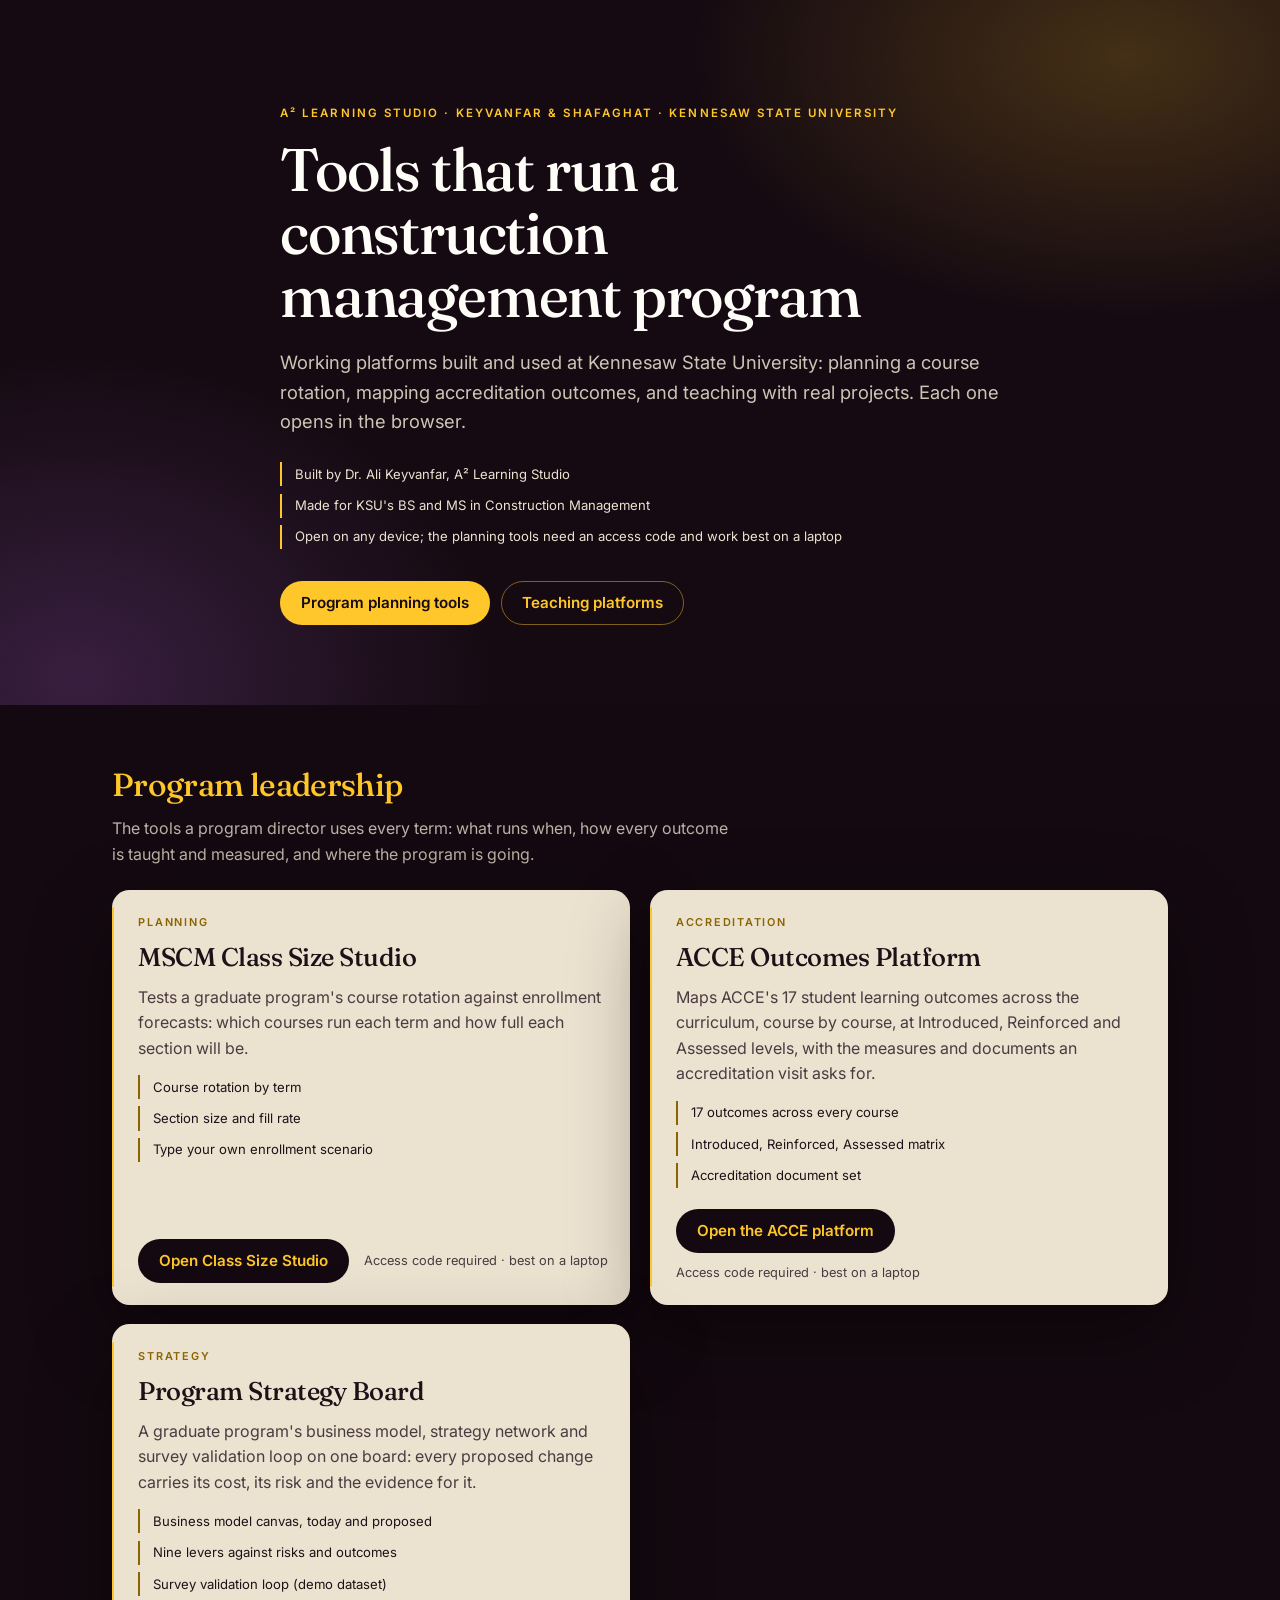
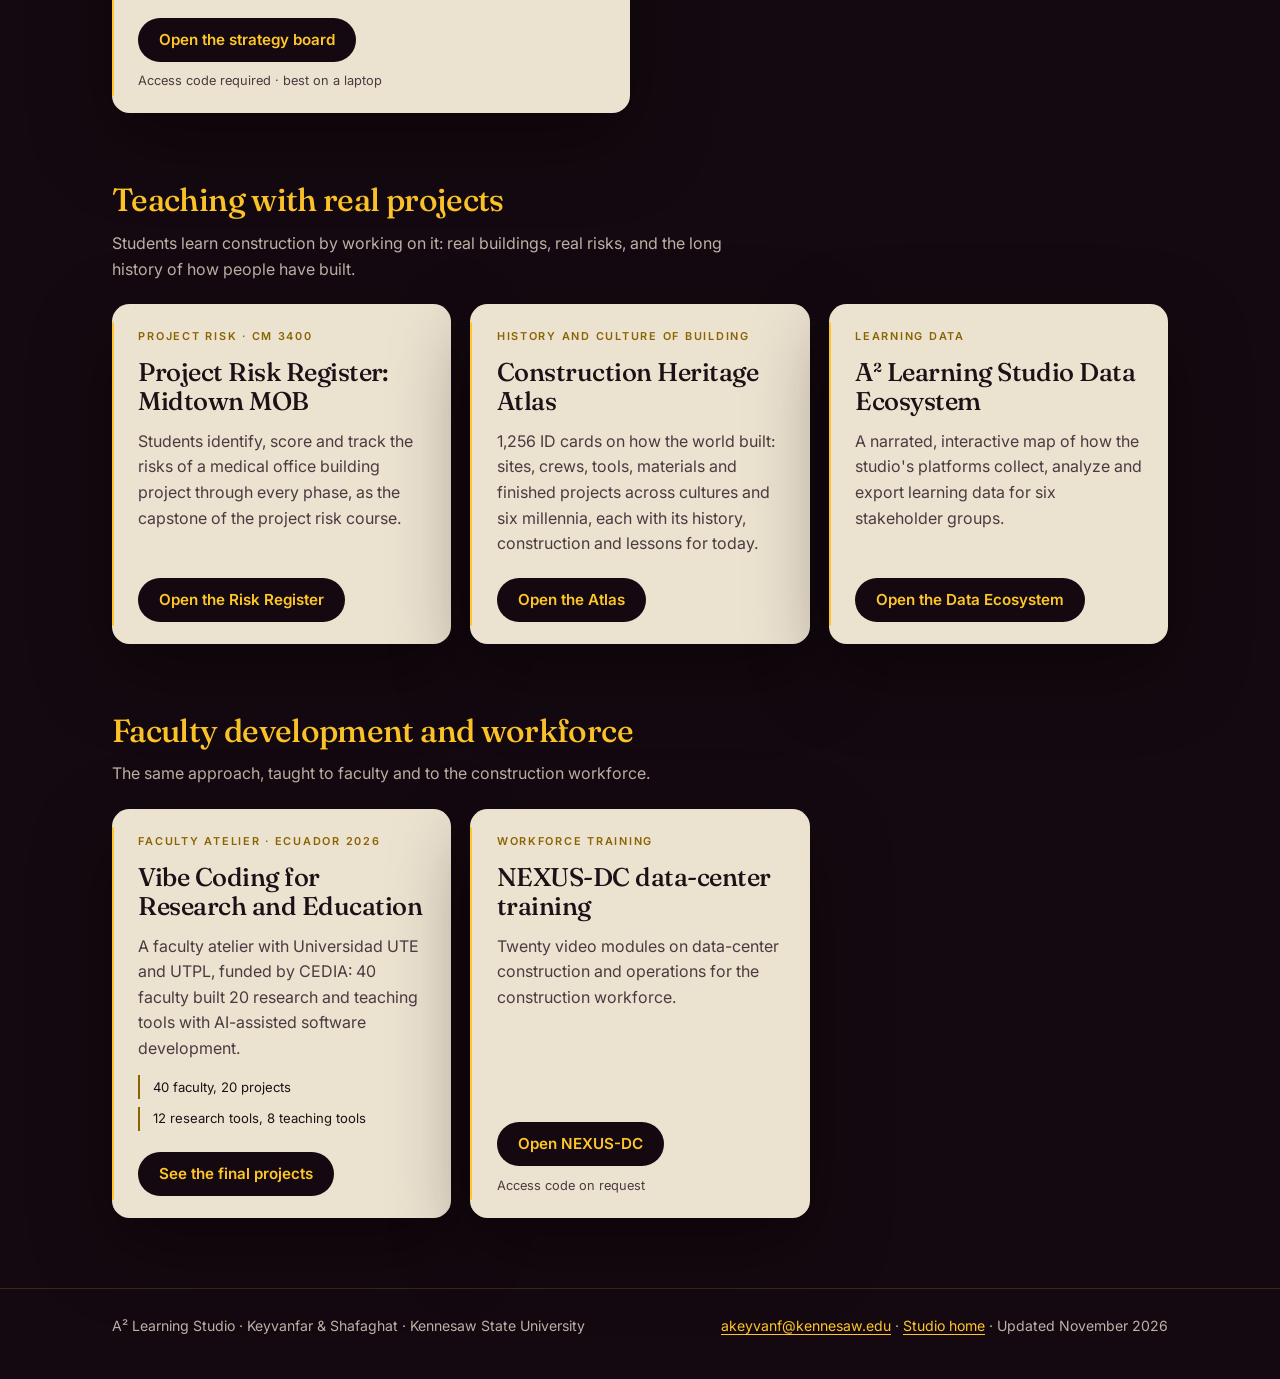
<file: platforms/index.html>
<!doctype html>
<html lang="en">
<head>
<meta charset="utf-8">
<meta name="viewport" content="width=device-width, initial-scale=1">
<title>Platforms · A² Learning Studio</title>
<meta name="description" content="Working platforms for construction management programs: course-rotation planning, ACCE outcome mapping, and teaching with real projects. Built by Dr. Ali Keyvanfar, Kennesaw State University.">
<meta property="og:title" content="Platforms · A² Learning Studio">
<meta property="og:description" content="Course-rotation planning, ACCE outcome mapping, and teaching with real projects.">
<link rel="preconnect" href="https://fonts.googleapis.com">
<link rel="preconnect" href="https://fonts.gstatic.com" crossorigin>
<link rel="stylesheet" href="https://fonts.googleapis.com/css2?family=Fraunces:opsz,wght@9..144,500;9..144,600&family=Inter:wght@400;500;600&display=swap">
<style>
/* Atelier "cinematic dark stage": the whole page is the theatre (berry), content floats on it as cream cards
   with a gold edge. Gold is the thread: links, headings, hairlines, focus. No emoji, no arrows in CTA labels. */
:root {
  --berry-deep: #140910; --berry: #2a1420; --cream: #ECE2D0; --white: #FFFDF8;
  --gold: #FFC629; --gold-ink: #8a6400; --ink: #1d1117; --ink-2: #4b3b41; --dusk: 120, 70, 150;
  --gold-a16: rgba(255, 198, 41, .16); --gold-a45: rgba(255, 198, 41, .45);
}
* { box-sizing: border-box; }
html { -webkit-text-size-adjust: 100%; }
body { margin: 0; background: var(--berry-deep); color: var(--cream); font: 400 1rem/1.6 Inter, system-ui, -apple-system, "Segoe UI", sans-serif; }
::selection { background: var(--gold); color: var(--berry-deep); }
a { color: var(--gold); text-underline-offset: 3px; }
:focus-visible { outline: 3px solid var(--gold); outline-offset: 3px; border-radius: 6px; }
.skip { position: absolute; left: 1rem; top: -4rem; background: var(--gold); color: var(--berry-deep); padding: .6rem 1rem; border-radius: 999px; font-weight: 600; z-index: 9; text-decoration: none; }
.skip:focus { top: 1rem; }
.wrap { max-width: 1120px; margin: 0 auto; padding: 0 clamp(1rem, 4vw, 2rem); }

/* Hero: layered radial light + film grain */
.hero { position: relative; overflow: hidden; padding: clamp(3.5rem, 9vw, 6.5rem) 0 clamp(3rem, 7vw, 5rem);
  background: radial-gradient(55% 60% at 88% 8%, rgba(255, 198, 41, .20), transparent 62%),
              radial-gradient(50% 70% at 6% 96%, rgba(var(--dusk), .34), transparent 66%), var(--berry-deep); }
.hero::after { content: ""; position: absolute; inset: 0; pointer-events: none; opacity: .07; mix-blend-mode: overlay;
  background-image: url("data:image/svg+xml,%3Csvg xmlns='http://www.w3.org/2000/svg' width='220' height='220'%3E%3Cfilter id='n'%3E%3CfeTurbulence type='fractalNoise' baseFrequency='.9' numOctaves='3' stitchTiles='stitch'/%3E%3C/filter%3E%3Crect width='100%25' height='100%25' filter='url(%23n)'/%3E%3C/svg%3E"); }
@media (min-height: 860px) { .hero { min-height: 72svh; display: flex; align-items: center; } }
.kicker { margin: 0 0 1rem; font-size: .72rem; letter-spacing: .18em; text-transform: uppercase; color: var(--gold); font-weight: 600; }
h1, h2, h3 { font-family: Fraunces, Georgia, serif; font-optical-sizing: auto; letter-spacing: -.02em; font-weight: 500; }
h1 { margin: 0; font-size: clamp(2.3rem, 5.4vw, 3.75rem); line-height: 1.05; max-width: 16ch; color: var(--white); }
.lede { margin: 1.3rem 0 0; max-width: 60ch; font-size: clamp(1.02rem, 1.6vw, 1.15rem); color: rgba(236, 226, 208, .86); }
.ledger { list-style: none; margin: 1.6rem 0 0; padding: 0; display: grid; gap: .45rem; }
.ledger li { border-left: 2px solid var(--gold); padding: .1rem 0 .1rem .8rem; font-size: .82rem; }
.hero .ledger li { color: var(--cream); }
.hero-actions { margin-top: 2rem; display: flex; flex-wrap: wrap; gap: .7rem; }

/* Buttons: pills only */
.btn { display: inline-flex; align-items: center; justify-content: center; min-height: 44px; padding: .55rem 1.25rem; border-radius: 999px;
  font-weight: 600; font-size: .95rem; text-decoration: none; border: 1px solid transparent; }
.btn-gold { background: var(--gold); color: var(--berry-deep); }
.btn-gold:hover { background: #ffd65e; }
.btn-ghost { border-color: var(--gold-a45); color: var(--gold); background: transparent; }
.btn-ghost:hover { background: var(--gold-a16); }

/* Sections on the dark stage */
section.group { padding: clamp(2.2rem, 5vw, 3.4rem) 0 .4rem; }
.group h2 { margin: 0 0 .35rem; color: var(--gold); font-size: clamp(1.5rem, 2.8vw, 2rem); }
.group .sub { margin: 0 0 1.4rem; max-width: 62ch; color: rgba(236, 226, 208, .78); }
.rule { border: 0; border-top: 1px solid var(--gold-a16); margin: 0; }

/* Cream cards with a gold edge and cinematic shadow */
.grid { display: grid; gap: 1.2rem; grid-template-columns: repeat(auto-fill, minmax(min(100%, 300px), 1fr)); }
.grid.two { grid-template-columns: repeat(auto-fill, minmax(min(100%, 420px), 1fr)); }
.card { position: relative; display: flex; flex-direction: column; gap: .75rem; background: var(--cream); color: var(--ink);
  border-radius: 1.1rem; padding: 1.5rem 1.4rem 1.35rem 1.65rem; box-shadow: 0 28px 80px rgba(0, 0, 0, .38); }
.card::before { content: ""; position: absolute; left: 0; top: 1.1rem; bottom: 1.1rem; width: 2px; background: var(--gold); border-radius: 2px; }
.card .stamp { margin: 0; font-size: .68rem; letter-spacing: .16em; text-transform: uppercase; color: var(--gold-ink); font-weight: 600; }
.card h3 { margin: 0; font-size: clamp(1.3rem, 2.2vw, 1.6rem); line-height: 1.15; color: var(--ink); }
.card p { margin: 0; color: var(--ink-2); }
.card .ledger { margin: .1rem 0 0; }
.card .ledger li { color: var(--ink); border-left-color: var(--gold-ink); }
.card .actions { margin-top: auto; padding-top: .6rem; display: flex; flex-wrap: wrap; align-items: center; gap: .6rem .9rem; }
.card .btn-gold { background: var(--berry-deep); color: var(--gold); }
.card .btn-gold:hover { background: var(--berry); }
.note { font-size: .8rem; color: var(--ink-2); }
.vh { position: absolute; width: 1px; height: 1px; overflow: hidden; clip: rect(0 0 0 0); white-space: nowrap; }

footer { margin-top: clamp(2.6rem, 6vw, 4rem); border-top: 1px solid var(--gold-a16); padding: 1.6rem 0 2.6rem; font-size: .88rem; color: rgba(236, 226, 208, .78); }
footer .row { display: flex; flex-wrap: wrap; justify-content: space-between; gap: .6rem 2rem; }
footer p { margin: 0; }

@media (prefers-reduced-motion: reduce) { * { transition: none !important; animation: none !important; scroll-behavior: auto !important; } }
@media print {
  body { background: #fff; color: #000; }
  .hero { background: none; padding: 1rem 0; } .hero::after, .skip, .hero-actions { display: none; }
  h1, .group h2, .kicker { color: #000; } .lede, .group .sub, footer { color: #222; }
  .card { box-shadow: none; border: 1px solid #999; break-inside: avoid; background: #fff; }
  .card .btn { border: 0; padding: 0; min-height: 0; background: none; color: #000; }
  .card a[href]::after { content: " (" attr(href) ")"; font-size: .75rem; word-break: break-all; }
}
</style>
</head>
<body>
<a class="skip" href="#platforms">Skip to the platforms</a>

<header class="hero">
  <div class="wrap">
    <p class="kicker">A² Learning Studio · Keyvanfar &amp; Shafaghat · Kennesaw State University</p>
    <h1>Tools that run a construction management program</h1>
    <p class="lede">Working platforms built and used at Kennesaw State University: planning a course rotation, mapping accreditation outcomes, and teaching with real projects. Each one opens in the browser.</p>
    <ul class="ledger">
      <li>Built by Dr. Ali Keyvanfar, A² Learning Studio</li>
      <li>Made for KSU's BS and MS in Construction Management</li>
      <li>Open on any device; the planning tools need an access code and work best on a laptop</li>
    </ul>
    <div class="hero-actions">
      <a class="btn btn-gold" href="#leadership">Program planning tools</a>
      <a class="btn btn-ghost" href="#teaching">Teaching platforms</a>
    </div>
  </div>
</header>

<main id="platforms">
  <section class="group" id="leadership" aria-labelledby="h-lead">
    <div class="wrap">
      <h2 id="h-lead">Program leadership</h2>
      <p class="sub">The tools a program director uses every term: what runs when, how every outcome is taught and measured, and where the program is going.</p>
      <div class="grid two">
        <article class="card">
          <p class="stamp">Planning</p>
          <h3>MSCM Class Size Studio</h3>
          <p>Tests a graduate program's course rotation against enrollment forecasts: which courses run each term and how full each section will be.</p>
          <ul class="ledger">
            <li>Course rotation by term</li>
            <li>Section size and fill rate</li>
            <li>Type your own enrollment scenario</li>
          </ul>
          <div class="actions">
            <a class="btn btn-gold" href="class-size-studio.html">Open Class Size Studio</a>
            <span class="note">Access code required · best on a laptop</span>
          </div>
        </article>
        <article class="card">
          <p class="stamp">Accreditation</p>
          <h3>ACCE Outcomes Platform</h3>
          <p>Maps ACCE's 17 student learning outcomes across the curriculum, course by course, at Introduced, Reinforced and Assessed levels, with the measures and documents an accreditation visit asks for.</p>
          <ul class="ledger">
            <li>17 outcomes across every course</li>
            <li>Introduced, Reinforced, Assessed matrix</li>
            <li>Accreditation document set</li>
          </ul>
          <div class="actions">
            <a class="btn btn-gold" href="acce-outcomes.html">Open the ACCE platform</a>
            <span class="note">Access code required · best on a laptop</span>
          </div>
        </article>
        <article class="card">
          <p class="stamp">Strategy</p>
          <h3>Program Strategy Board</h3>
          <p>A graduate program's business model, strategy network and survey validation loop on one board: every proposed change carries its cost, its risk and the evidence for it.</p>
          <ul class="ledger">
            <li>Business model canvas, today and proposed</li>
            <li>Nine levers against risks and outcomes</li>
            <li>Survey validation loop (demo dataset)</li>
          </ul>
          <div class="actions">
            <a class="btn btn-gold" href="strategy-board.html">Open the strategy board</a>
            <span class="note">Access code required · best on a laptop</span>
          </div>
        </article>
      </div>
    </div>
  </section>

  <section class="group" id="teaching" aria-labelledby="h-teach">
    <div class="wrap">
      <h2 id="h-teach">Teaching with real projects</h2>
      <p class="sub">Students learn construction by working on it: real buildings, real risks, and the long history of how people have built.</p>
      <div class="grid">
        <article class="card">
          <p class="stamp">Project risk · CM 3400</p>
          <h3>Project Risk Register: Midtown MOB</h3>
          <p>Students identify, score and track the risks of a medical office building project through every phase, as the capstone of the project risk course.</p>
          <div class="actions">
            <a class="btn btn-gold" href="https://a2-learning-studio.github.io/risk-log-MOB/" target="_blank" rel="noopener">Open the Risk Register<span class="vh"> (opens in a new tab)</span></a>
          </div>
        </article>
        <article class="card">
          <p class="stamp">History and culture of building</p>
          <h3>Construction Heritage Atlas</h3>
          <p>1,256 ID cards on how the world built: sites, crews, tools, materials and finished projects across cultures and six millennia, each with its history, construction and lessons for today.</p>
          <div class="actions">
            <a class="btn btn-gold" href="https://claude.ai/artifact/92Ao4oAQGAh7S4QwzrPpzL" target="_blank" rel="noopener">Open the Atlas<span class="vh"> (opens in a new tab)</span></a>
          </div>
        </article>
        <article class="card">
          <p class="stamp">Learning data</p>
          <h3>A² Learning Studio Data Ecosystem</h3>
          <p>A narrated, interactive map of how the studio's platforms collect, analyze and export learning data for six stakeholder groups.</p>
          <div class="actions">
            <a class="btn btn-gold" href="../ecosystem.html">Open the Data Ecosystem</a>
          </div>
        </article>
      </div>
    </div>
  </section>

  <section class="group" id="faculty" aria-labelledby="h-fac">
    <div class="wrap">
      <h2 id="h-fac">Faculty development and workforce</h2>
      <p class="sub">The same approach, taught to faculty and to the construction workforce.</p>
      <div class="grid">
        <article class="card">
          <p class="stamp">Faculty atelier · Ecuador 2026</p>
          <h3>Vibe Coding for Research and Education</h3>
          <p>A faculty atelier with Universidad UTE and UTPL, funded by CEDIA: 40 faculty built 20 research and teaching tools with AI-assisted software development.</p>
          <ul class="ledger">
            <li>40 faculty, 20 projects</li>
            <li>12 research tools, 8 teaching tools</li>
          </ul>
          <div class="actions">
            <a class="btn btn-gold" href="https://facultyweb.kennesaw.edu/akeyvanf/live-workshops.php" target="_blank" rel="noopener">See the final projects<span class="vh"> (opens in a new tab)</span></a>
          </div>
        </article>
        <article class="card">
          <p class="stamp">Workforce training</p>
          <h3>NEXUS-DC data-center training</h3>
          <p>Twenty video modules on data-center construction and operations for the construction workforce.</p>
          <div class="actions">
            <a class="btn btn-gold" href="https://a2-learning-studio.github.io/nexus-dc-training/" target="_blank" rel="noopener">Open NEXUS-DC<span class="vh"> (opens in a new tab)</span></a>
            <span class="note">Access code on request</span>
          </div>
        </article>
      </div>
    </div>
  </section>
</main>

<footer>
  <div class="wrap row">
    <p>A² Learning Studio · Keyvanfar &amp; Shafaghat · Kennesaw State University</p>
    <p><a href="mailto:akeyvanf@kennesaw.edu">akeyvanf@kennesaw.edu</a> · <a href="../index.html">Studio home</a> · Updated November 2026</p>
  </div>
</footer>
</body>
</html>
</file>
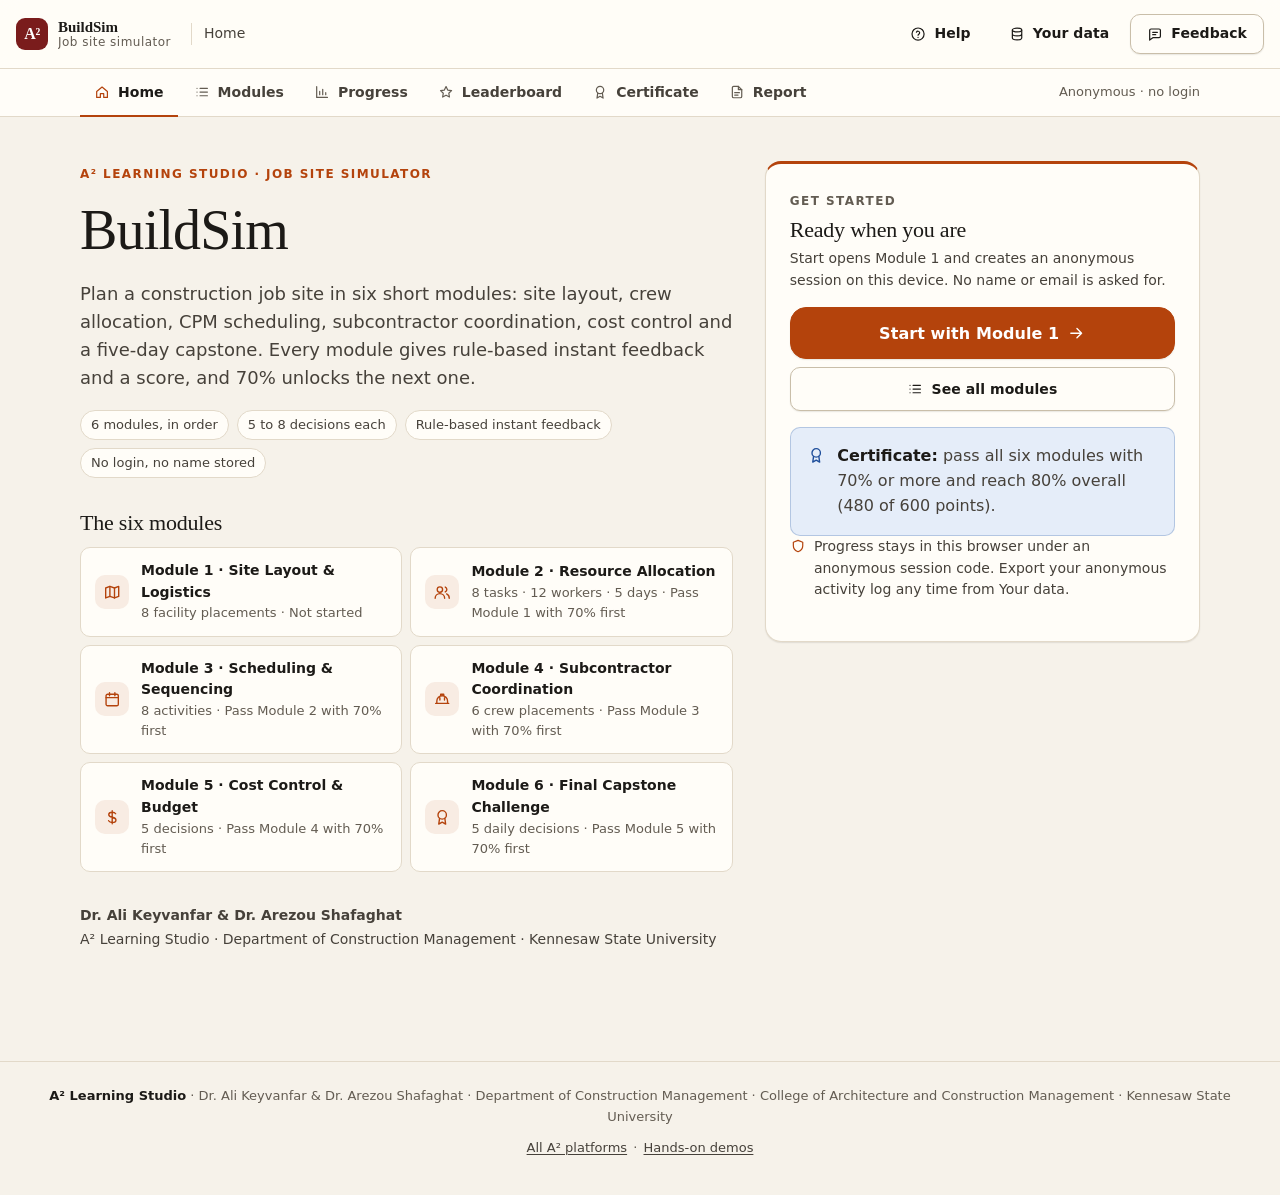
<file: buildsim.html>
<!DOCTYPE html>
<html lang="en">
<head>
<meta charset="UTF-8">
<meta http-equiv="Content-Security-Policy" content="default-src 'self'; script-src 'self' 'unsafe-inline'; style-src 'self' 'unsafe-inline' https://fonts.googleapis.com; font-src 'self' https://fonts.gstatic.com; img-src 'self' data: blob:; connect-src 'self' https://fonts.googleapis.com https://fonts.gstatic.com; media-src 'self'; object-src 'none'; base-uri 'self'">
<meta name="viewport" content="width=device-width, initial-scale=1">
<!-- a2-kit:fonts -->
<link rel="preconnect" href="https://fonts.googleapis.com">
<link rel="preconnect" href="https://fonts.gstatic.com" crossorigin>
<link rel="stylesheet" href="https://fonts.googleapis.com/css2?family=Fraunces:opsz,wght@9..144,400;9..144,500;9..144,600&family=Inter:wght@400;500;600;700&family=JetBrains+Mono:wght@400;500;600&display=swap">
<!-- /a2-kit:fonts -->
<!-- a2-kit:css v1.0.5 -->
<style id="a2-kit-css">
/* ==========================================================================
   A² Kit · v1.0.5 · shared design language for A² Learning Studio platforms
   A² Learning Studio · Dr. Ali Keyvanfar & Dr. Arezou Shafaghat · KSU
   Canonical source: a2-learning-studio/kit/a2-kit.css (inlined into each
   platform between <!-- a2-kit:css --> markers by kit/sync.py).

   Principles: editorial and calm; Fraunces for display, Inter for UI,
   JetBrains Mono for data; warm paper surfaces; one accent per platform
   (--a2-accent), studio burgundy as the brand mark; soft depth; every text
   token >= 4.5:1 on every surface token; 24px+ targets (44px on touch);
   visible focus; reduced motion honored.

   Base element rules use :where() so they carry zero specificity and never
   override a platform's own CSS.
   ========================================================================== */

:root {
  /* type */
  --a2-font-display: "Fraunces", "Iowan Old Style", "Palatino Linotype", Palatino, Georgia, serif;
  --a2-font-ui: "Inter", system-ui, -apple-system, "Segoe UI", Roboto, "Helvetica Neue", Arial, sans-serif;
  --a2-font-mono: "JetBrains Mono", ui-monospace, SFMono-Regular, Menlo, Consolas, monospace;
  --a2-t-2xs: 0.75rem;   /* 12px, meta only (uppercase eyebrow) */
  --a2-t-xs: 0.8125rem;  /* 13px */
  --a2-t-sm: 0.875rem;   /* 14px */
  --a2-t-md: 1rem;       /* 16px body */
  --a2-t-lg: 1.125rem;   /* 18px */
  --a2-t-xl: 1.375rem;   /* 22px */
  --a2-t-2xl: 1.75rem;   /* 28px */
  --a2-t-3xl: 2.25rem;   /* 36px */
  --a2-t-4xl: clamp(2.25rem, 1.4rem + 3.2vw, 3.5rem);
  --a2-lh-tight: 1.15;
  --a2-lh: 1.55;

  /* surfaces (warm paper) */
  --a2-bg: #f6f2ea;
  --a2-surface: #fffdf8;
  --a2-surface-2: #f0eadf;
  --a2-surface-3: #e8e0d2;
  --a2-line: #e2d9c9;
  --a2-line-strong: #c9bea9;

  /* ink: all >= 4.5:1 on --a2-bg, --a2-surface and --a2-surface-2 */
  --a2-ink: #1c1a17;
  --a2-ink-2: #46413a;
  --a2-ink-3: #635c52;

  /* brand + accent (each platform overrides --a2-accent / --a2-accent-strong) */
  --a2-brand: #7a1c1c;
  --a2-accent: #7a1c1c;
  --a2-accent-strong: #5e1414;
  --a2-accent-ink: #ffffff;
  --a2-accent-soft: color-mix(in srgb, var(--a2-accent) 9%, var(--a2-surface));
  --a2-accent-line: color-mix(in srgb, var(--a2-accent) 32%, var(--a2-line));

  /* status (text-safe on light surfaces) */
  --a2-ok: #1d6b45;     --a2-ok-soft: #e5f2ea;
  --a2-warn: #8a5300;   --a2-warn-soft: #fbefd9;
  --a2-err: #a8231a;    --a2-err-soft: #fbe6e3;
  --a2-info: #1f4f9c;   --a2-info-soft: #e5edf9;

  /* spacing (4px base) */
  --a2-s1: 4px; --a2-s2: 8px; --a2-s3: 12px; --a2-s4: 16px;
  --a2-s5: 24px; --a2-s6: 32px; --a2-s7: 48px; --a2-s8: 64px;

  /* shape + depth */
  --a2-r-sm: 6px; --a2-r: 10px; --a2-r-lg: 16px; --a2-r-pill: 999px;
  --a2-shadow-1: 0 1px 2px rgba(28, 26, 23, .06), 0 1px 1px rgba(28, 26, 23, .04);
  --a2-shadow-2: 0 10px 24px -12px rgba(28, 26, 23, .22), 0 2px 6px rgba(28, 26, 23, .06);
  --a2-shadow-3: 0 24px 60px -20px rgba(28, 26, 23, .34), 0 4px 12px rgba(28, 26, 23, .08);

  /* motion */
  --a2-ease: cubic-bezier(.2, .7, .2, 1);
  --a2-dur: 180ms;

  /* layout */
  --a2-max: 1120px;
  --a2-bar-h: 56px;
  --a2-target: 44px;
  --a2-focus-ring: 0 0 0 2px var(--a2-surface), 0 0 0 4px var(--a2-accent);

  color-scheme: light;
}

/* ---------- base (zero specificity) ---------- */
:where(html.a2) { -webkit-text-size-adjust: 100%; text-size-adjust: 100%; scroll-padding-top: calc(var(--a2-bar-h) + 12px); }
:where(body.a2) {
  margin: 0;
  background: var(--a2-bg);
  color: var(--a2-ink);
  font: 400 var(--a2-t-md)/var(--a2-lh) var(--a2-font-ui);
  font-feature-settings: "cv11", "ss01";
  -webkit-font-smoothing: antialiased;
  text-rendering: optimizeLegibility;
}
:where(body.a2) :where(h1, h2, h3) {
  font-family: var(--a2-font-display);
  font-weight: 500;
  line-height: var(--a2-lh-tight);
  letter-spacing: -0.01em;
  color: var(--a2-ink);
  font-optical-sizing: auto;
}
:where(body.a2) :where(h4, h5, h6) { font-family: var(--a2-font-ui); font-weight: 600; line-height: 1.3; }
:where(body.a2) :where(a) { color: var(--a2-accent); text-underline-offset: .18em; text-decoration-thickness: 1px; }
:where(body.a2) :where(a:hover) { color: var(--a2-accent-strong); }
:where(body.a2) :where(code, kbd, samp, pre, .a2-num) { font-family: var(--a2-font-mono); font-variant-numeric: tabular-nums; }
:where(body.a2) :where(button, input, select, textarea) { font: inherit; color: inherit; }
:where(body.a2) :where(img, svg, video, canvas) { max-width: 100%; }
:where(body.a2) ::selection { background: color-mix(in srgb, var(--a2-accent) 22%, transparent); }

/* one visible focus style everywhere (keyboard only) */
:where(body.a2) :focus { outline: none; }
:where(body.a2) :focus-visible {
  outline: 2px solid var(--a2-accent);
  outline-offset: 2px;
  border-radius: var(--a2-r-sm);
}
:where(body.a2) :where(input, select, textarea):focus-visible { outline-offset: 0; }

/* ---------- utilities ---------- */
.a2-sr, .a2-visually-hidden {
  position: absolute !important; width: 1px !important; height: 1px !important;
  padding: 0 !important; margin: -1px !important; overflow: hidden !important;
  clip: rect(0 0 0 0) !important; white-space: nowrap !important; border: 0 !important;
}
.a2-skip {
  position: fixed; left: var(--a2-s3); top: -100px; z-index: 10000;
  background: var(--a2-ink); color: #fff; padding: 10px 16px; border-radius: var(--a2-r);
  font: 600 var(--a2-t-sm)/1 var(--a2-font-ui); text-decoration: none;
  transition: top var(--a2-dur) var(--a2-ease);
}
.a2-skip:focus { top: var(--a2-s3); color: #fff; }
.a2-container { width: min(100% - 2 * var(--a2-s4), var(--a2-max)); margin-inline: auto; }
.a2-stack > * + * { margin-top: var(--a2-stack, var(--a2-s4)); }
.a2-row { display: flex; gap: var(--a2-s3); align-items: center; flex-wrap: wrap; }
.a2-grow { flex: 1 1 auto; }
.a2-mono { font-family: var(--a2-font-mono); font-variant-numeric: tabular-nums; }
.a2-eyebrow {
  font: 600 var(--a2-t-2xs)/1.2 var(--a2-font-ui); letter-spacing: .12em; text-transform: uppercase;
  color: var(--a2-ink-3);
}
.a2-eyebrow.is-accent { color: var(--a2-accent); }
.a2-lede { font-size: var(--a2-t-lg); color: var(--a2-ink-2); max-width: 62ch; }
.a2-muted { color: var(--a2-ink-3); }
.a2-display { font-family: var(--a2-font-display); font-weight: 500; letter-spacing: -0.015em; line-height: var(--a2-lh-tight); }
.a2-hr { border: 0; border-top: 1px solid var(--a2-line); margin: var(--a2-s5) 0; }

/* ---------- icons ---------- */
.a2-ico { width: 1.15em; height: 1.15em; flex: none; stroke: currentColor; fill: none; stroke-width: 1.8; stroke-linecap: round; stroke-linejoin: round; vertical-align: -0.2em; }
.a2-ico.is-fill { fill: currentColor; stroke: none; }

/* ---------- buttons ---------- */
.a2-btn {
  --_bg: var(--a2-surface); --_fg: var(--a2-ink); --_bd: var(--a2-line-strong);
  display: inline-flex; align-items: center; justify-content: center; gap: var(--a2-s2);
  min-height: var(--a2-target); padding: 0 var(--a2-s4);
  border: 1px solid var(--_bd); border-radius: var(--a2-r);
  background: var(--_bg); color: var(--_fg);
  font: 600 var(--a2-t-sm)/1.1 var(--a2-font-ui); letter-spacing: .005em;
  text-decoration: none; cursor: pointer; user-select: none; white-space: nowrap;
  box-shadow: var(--a2-shadow-1);
  transition: background var(--a2-dur) var(--a2-ease), border-color var(--a2-dur) var(--a2-ease),
              box-shadow var(--a2-dur) var(--a2-ease), transform var(--a2-dur) var(--a2-ease);
}
.a2-btn:hover { --_bd: var(--a2-ink-3); color: var(--_fg); }
.a2-btn:active { transform: translateY(1px); }
.a2-btn[disabled], .a2-btn[aria-disabled="true"] { opacity: .5; cursor: not-allowed; box-shadow: none; transform: none; }
.a2-btn.is-primary { --_bg: var(--a2-accent); --_fg: var(--a2-accent-ink); --_bd: var(--a2-accent); }
.a2-btn.is-primary:hover { --_bg: var(--a2-accent-strong); --_bd: var(--a2-accent-strong); }
.a2-btn.is-quiet { --_bg: transparent; --_bd: transparent; box-shadow: none; }
.a2-btn.is-quiet:hover { --_bg: var(--a2-surface-2); }
.a2-btn.is-danger { --_fg: var(--a2-err); --_bd: color-mix(in srgb, var(--a2-err) 45%, var(--a2-line)); }
.a2-btn.is-sm { min-height: 36px; padding: 0 var(--a2-s3); font-size: var(--a2-t-xs); }
.a2-btn.is-lg { min-height: 52px; padding: 0 var(--a2-s5); font-size: var(--a2-t-md); border-radius: var(--a2-r-lg); }
.a2-btn.is-icon { width: var(--a2-target); padding: 0; }
.a2-btn.is-block { width: 100%; }
.a2-btn.a2-btn:focus-visible { outline: none; box-shadow: var(--a2-focus-ring); }
@media (pointer: fine) { .a2-btn.is-sm { min-height: 32px; } }

/* ---------- surfaces ---------- */
.a2-card {
  background: var(--a2-surface); border: 1px solid var(--a2-line); border-radius: var(--a2-r-lg);
  box-shadow: var(--a2-shadow-1); padding: var(--a2-s5);
}
.a2-card.is-raised { box-shadow: var(--a2-shadow-2); }
.a2-card.is-accent { border-top: 3px solid var(--a2-accent); }
.a2-card.is-interactive { transition: box-shadow var(--a2-dur) var(--a2-ease), border-color var(--a2-dur) var(--a2-ease), transform var(--a2-dur) var(--a2-ease); }
.a2-card.is-interactive:hover { box-shadow: var(--a2-shadow-2); border-color: var(--a2-line-strong); transform: translateY(-1px); }
.a2-panel { background: var(--a2-surface-2); border-radius: var(--a2-r); padding: var(--a2-s4); }

/* ---------- chips, badges, tags ---------- */
.a2-chip {
  display: inline-flex; align-items: center; gap: 6px; min-height: 28px; padding: 0 10px;
  border-radius: var(--a2-r-pill); border: 1px solid var(--a2-line); background: var(--a2-surface);
  font: 500 var(--a2-t-xs)/1 var(--a2-font-ui); color: var(--a2-ink-2);
}
.a2-chip.is-accent { background: var(--a2-accent-soft); border-color: var(--a2-accent-line); color: var(--a2-accent-strong); }
button.a2-chip { cursor: pointer; min-height: 36px; }
button.a2-chip[aria-pressed="true"] { background: var(--a2-accent); border-color: var(--a2-accent); color: var(--a2-accent-ink); }
.a2-badge {
  display: inline-flex; align-items: center; gap: 4px; padding: 3px 8px; border-radius: var(--a2-r-pill);
  font: 600 var(--a2-t-2xs)/1.1 var(--a2-font-ui); letter-spacing: .06em; text-transform: uppercase;
  border: 1px solid transparent; vertical-align: middle;
}
.a2-badge.is-required { background: var(--a2-err-soft); color: var(--a2-err); border-color: color-mix(in srgb, var(--a2-err) 25%, transparent); }
.a2-badge.is-optional { background: var(--a2-surface-2); color: var(--a2-ink-2); border-color: var(--a2-line); }
.a2-badge.is-done { background: var(--a2-ok-soft); color: var(--a2-ok); }
.a2-badge.is-locked { background: var(--a2-surface-2); color: var(--a2-ink-3); }
.a2-badge.is-new, .a2-badge.is-accent { background: var(--a2-accent-soft); color: var(--a2-accent-strong); border-color: var(--a2-accent-line); }

/* ---------- callouts (guidance) ---------- */
.a2-callout {
  display: grid; grid-template-columns: auto 1fr; gap: var(--a2-s3); align-items: start;
  padding: var(--a2-s4); border-radius: var(--a2-r); border: 1px solid var(--a2-line);
  background: var(--a2-surface); color: var(--a2-ink-2);
}
.a2-callout > .a2-ico { margin-top: 2px; color: var(--a2-accent); }
.a2-callout strong { color: var(--a2-ink); }
.a2-callout.is-next { background: var(--a2-accent-soft); border-color: var(--a2-accent-line); }
.a2-callout.is-info { background: var(--a2-info-soft); border-color: color-mix(in srgb, var(--a2-info) 25%, transparent); }
.a2-callout.is-info > .a2-ico { color: var(--a2-info); }
.a2-callout.is-warn { background: var(--a2-warn-soft); border-color: color-mix(in srgb, var(--a2-warn) 25%, transparent); }
.a2-callout.is-warn > .a2-ico { color: var(--a2-warn); }
.a2-callout.is-ok { background: var(--a2-ok-soft); border-color: color-mix(in srgb, var(--a2-ok) 25%, transparent); }
.a2-callout.is-ok > .a2-ico { color: var(--a2-ok); }

/* ---------- forms ---------- */
.a2-field { display: grid; gap: 6px; }
.a2-field > label, .a2-label { font: 600 var(--a2-t-sm)/1.3 var(--a2-font-ui); color: var(--a2-ink); display: flex; gap: 8px; align-items: center; flex-wrap: wrap; }
.a2-hint { font-size: var(--a2-t-xs); color: var(--a2-ink-3); }
.a2-error { font-size: var(--a2-t-xs); color: var(--a2-err); font-weight: 600; }
.a2-input, .a2-select, .a2-textarea {
  width: 100%; min-height: var(--a2-target); box-sizing: border-box; padding: 10px 12px;
  border: 1px solid var(--a2-line-strong); border-radius: var(--a2-r); background: var(--a2-surface);
  color: var(--a2-ink); font: 400 var(--a2-t-md)/1.4 var(--a2-font-ui);
  transition: border-color var(--a2-dur) var(--a2-ease), box-shadow var(--a2-dur) var(--a2-ease);
}
.a2-textarea { min-height: 96px; resize: vertical; }
.a2-input::placeholder, .a2-textarea::placeholder { color: var(--a2-ink-3); }
.a2-input:focus-visible, .a2-select:focus-visible, .a2-textarea:focus-visible { outline: none; border-color: var(--a2-accent); box-shadow: 0 0 0 3px color-mix(in srgb, var(--a2-accent) 22%, transparent); }
.a2-input[aria-invalid="true"] { border-color: var(--a2-err); }
.a2-scale { display: flex; gap: var(--a2-s2); flex-wrap: wrap; }
.a2-scale label {
  position: relative; display: inline-grid; place-items: center; min-width: var(--a2-target); min-height: var(--a2-target);
  padding: 0 10px; border: 1px solid var(--a2-line-strong); border-radius: var(--a2-r); background: var(--a2-surface);
  font: 600 var(--a2-t-sm)/1 var(--a2-font-ui); cursor: pointer;
}
.a2-scale input { position: absolute; opacity: 0; inset: 0; margin: 0; cursor: pointer; }
.a2-scale label:has(input:checked) { background: var(--a2-accent); border-color: var(--a2-accent); color: var(--a2-accent-ink); }
.a2-scale label:has(input:focus-visible) { box-shadow: var(--a2-focus-ring); }
.a2-scale-ends { display: flex; justify-content: space-between; font-size: var(--a2-t-xs); color: var(--a2-ink-3); max-width: 340px; }

/* ---------- progress + stepper ---------- */
.a2-progress { height: 6px; border-radius: var(--a2-r-pill); background: var(--a2-surface-3); overflow: hidden; }
.a2-progress > span { display: block; height: 100%; width: var(--a2-pct, 0%); background: var(--a2-accent); border-radius: inherit; transition: width .4s var(--a2-ease); }
.a2-stepper { position: relative; list-style: none; margin: 0; padding: 0; display: flex; gap: var(--a2-s2); overflow-x: auto; scrollbar-width: thin; }
.a2-stepper > li { flex: none; position: relative; }
.a2-step {
  display: inline-flex; align-items: center; gap: 8px; min-height: 40px; padding: 0 12px 0 6px;
  border-radius: var(--a2-r-pill); border: 1px solid var(--a2-line); background: var(--a2-surface);
  font: 500 var(--a2-t-xs)/1.1 var(--a2-font-ui); color: var(--a2-ink-2); text-decoration: none; cursor: pointer; white-space: nowrap;
}
.a2-step .a2-step-n {
  display: inline-grid; place-items: center; width: 26px; height: 26px; border-radius: 50%;
  background: var(--a2-surface-2); color: var(--a2-ink-2); font: 600 12px/1 var(--a2-font-mono);
}
.a2-step[aria-current="step"] { border-color: var(--a2-accent); color: var(--a2-ink); background: var(--a2-accent-soft); }
.a2-step[aria-current="step"] .a2-step-n { background: var(--a2-accent); color: var(--a2-accent-ink); }
.a2-step.is-done .a2-step-n { background: var(--a2-ok); color: #fff; }
.a2-step.is-locked, .a2-step[aria-disabled="true"] { color: var(--a2-ink-3); cursor: not-allowed; background: var(--a2-surface-2); }
.a2-step:focus-visible { outline: none; box-shadow: var(--a2-focus-ring); }

/* ---------- suite bar (shared top bar) ---------- */
.a2-bar {
  position: sticky; top: 0; z-index: 900; min-height: var(--a2-bar-h);
  display: flex; align-items: center; gap: var(--a2-s3); padding: 6px var(--a2-s4);
  background: color-mix(in srgb, var(--a2-surface) 96%, transparent);
  -webkit-backdrop-filter: saturate(1.4) blur(10px); backdrop-filter: saturate(1.4) blur(10px);
  border-bottom: 1px solid var(--a2-line);
  font-family: var(--a2-font-ui);
}
.a2-bar-brand { display: flex; align-items: center; gap: 10px; min-width: 0; color: var(--a2-ink); text-decoration: none; }
.a2-mark {
  flex: none; display: inline-flex; align-items: center; justify-content: center; width: 32px; height: 32px; border-radius: 9px;
  background: var(--a2-brand); color: #fff; font: 600 16px/1 var(--a2-font-display); letter-spacing: -.02em;
}
.a2-bar-title { display: grid; min-width: 0; line-height: 1.15; }
.a2-bar-title b { font: 600 15px/1.2 var(--a2-font-display); color: var(--a2-ink); white-space: nowrap; overflow: hidden; text-overflow: ellipsis; }
.a2-bar-title small { font-size: var(--a2-t-2xs); color: var(--a2-ink-3); letter-spacing: .04em; white-space: nowrap; overflow: hidden; text-overflow: ellipsis; }
.a2-bar-where { margin-left: var(--a2-s2); padding-left: var(--a2-s3); border-left: 1px solid var(--a2-line); font-size: var(--a2-t-sm); color: var(--a2-ink-2); min-width: 0; white-space: nowrap; overflow: hidden; text-overflow: ellipsis; }
.a2-bar-where:empty { display: none; }
.a2-bar-actions { margin-left: auto; display: flex; align-items: center; gap: 4px; }
.a2-bar-actions .a2-btn { min-height: 40px; }
.a2-bar-actions .a2-btn .a2-btn-label { display: inline; }
.a2-bar .a2-more { display: none; }
@media (max-width: 720px) {
  .a2-bar-where { display: none; }
  .a2-bar .a2-hide-sm { display: none; }
  .a2-bar .a2-more { display: inline-flex; }
  .a2-bar-actions .a2-btn .a2-btn-label { display: none; }
  .a2-bar-actions .a2-btn { width: 44px; min-height: 44px; padding: 0; }
}
@media (max-width: 380px) { .a2-bar-title small { display: none; } }
.a2-menu { display: grid; gap: var(--a2-s2); }
.a2-menu .a2-btn { justify-content: flex-start; width: 100%; min-height: 52px; font-size: var(--a2-t-md); }
.a2-menu .a2-btn .a2-state { margin-left: auto; font-weight: 500; color: var(--a2-ink-3); font-size: var(--a2-t-sm); }

/* where-am-I strip under the bar (mobile shows location here) */
.a2-where {
  display: none; padding: 8px var(--a2-s4); font-size: var(--a2-t-sm); color: var(--a2-ink-2);
  background: var(--a2-surface); border-bottom: 1px solid var(--a2-line);
}
@media (max-width: 720px) { .a2-where:not(:empty) { display: block; } }

/* ---------- next-step dock ---------- */
.a2-nextbar {
  position: sticky; bottom: 0; z-index: 800; display: flex; gap: var(--a2-s3); align-items: center; flex-wrap: wrap;
  padding: var(--a2-s3) var(--a2-s4); background: color-mix(in srgb, var(--a2-surface) 94%, transparent);
  -webkit-backdrop-filter: blur(8px); backdrop-filter: blur(8px); border-top: 1px solid var(--a2-line);
}
.a2-nextbar .a2-nextbar-text { flex: 1 1 220px; font-size: var(--a2-t-sm); color: var(--a2-ink-2); }
.a2-nextbar .a2-nextbar-text strong { color: var(--a2-ink); }

/* ---------- dialog ---------- */
.a2-dialog {
  width: min(560px, calc(100vw - 24px)); max-height: min(86vh, 760px); padding: 0; border: 1px solid var(--a2-line);
  border-radius: var(--a2-r-lg); background: var(--a2-surface); color: var(--a2-ink); box-shadow: var(--a2-shadow-3);
  font-family: var(--a2-font-ui);
}
.a2-dialog::backdrop { background: rgba(28, 26, 23, .42); }
.a2-dialog[open] { display: flex; flex-direction: column; }
.a2-dialog-head { display: flex; align-items: start; gap: var(--a2-s3); padding: var(--a2-s5) var(--a2-s5) var(--a2-s3); }
.a2-dialog-head h2 { margin: 0; font-size: var(--a2-t-xl); }
.a2-dialog-head p { margin: 6px 0 0; color: var(--a2-ink-2); font-size: var(--a2-t-sm); }
.a2-dialog-head [data-a2-close] { flex: none; }
.a2-dialog-body { padding: 0 var(--a2-s5) var(--a2-s4); overflow: auto; }
.a2-dialog-foot { display: flex; gap: var(--a2-s2); justify-content: flex-end; flex-wrap: wrap; padding: var(--a2-s4) var(--a2-s5); border-top: 1px solid var(--a2-line); background: var(--a2-surface-2); border-radius: 0 0 var(--a2-r-lg) var(--a2-r-lg); }
.a2-dialog fieldset { border: 0; padding: 0; margin: 0 0 var(--a2-s5); }
.a2-dialog legend { font: 600 var(--a2-t-sm)/1.3 var(--a2-font-ui); margin-bottom: var(--a2-s2); padding: 0; display: flex; gap: 8px; align-items: center; }

/* ---------- toast (pages with a fixed bottom bar set --a2-dock-h) ---------- */
.a2-toasts { position: fixed; z-index: 10001; left: 50%; bottom: calc(var(--a2-dock-h, 0px) + var(--a2-s5)); transform: translateX(-50%); display: grid; gap: var(--a2-s2); width: min(440px, calc(100vw - 24px)); pointer-events: none; }
.a2-toasts.is-top { bottom: auto; top: calc(var(--a2-bar-h) + var(--a2-s3)); } /* moved while the bottom spot would cover the focused control */
.a2-toast {
  pointer-events: auto; display: flex; gap: var(--a2-s3); align-items: center; padding: 12px 16px; border-radius: var(--a2-r);
  background: var(--a2-ink); color: #fff; font: 500 var(--a2-t-sm)/1.4 var(--a2-font-ui); box-shadow: var(--a2-shadow-3);
  animation: a2-rise .22s var(--a2-ease);
}
@keyframes a2-rise { from { opacity: 0; transform: translateY(8px); } to { opacity: 1; transform: none; } }

/* ---------- media: captions + transcript ---------- */
.a2-captions {
  position: fixed; z-index: 950; left: 50%; bottom: calc(var(--a2-s5) + env(safe-area-inset-bottom, 0px)); transform: translateX(-50%);
  width: min(760px, calc(100vw - 24px)); display: none; gap: var(--a2-s3); align-items: start;
  padding: 12px 14px 12px 16px; border-radius: var(--a2-r-lg); background: rgba(28, 26, 23, .92); color: #fff;
  box-shadow: var(--a2-shadow-3); font: 500 var(--a2-t-md)/1.45 var(--a2-font-ui);
}
.a2-captions.is-on { display: flex; }
.a2-captions-text { flex: 1; max-height: 4.4em; overflow: auto; }
.a2-captions-label { display: block; font: 600 var(--a2-t-2xs)/1.3 var(--a2-font-ui); letter-spacing: .1em; text-transform: uppercase; color: #d8cfc0; margin-bottom: 2px; }
.a2-captions .a2-btn { --_bg: rgba(255, 255, 255, .08); --_fg: #fff; --_bd: rgba(255, 255, 255, .22); box-shadow: none; min-height: 40px; }
.a2-captions .a2-btn:hover { --_bg: rgba(255, 255, 255, .16); --_bd: rgba(255, 255, 255, .4); }
@media (max-width: 560px) {
  /* phones: label + controls on one row, caption text full width below */
  .a2-captions.is-on { display: grid; grid-template-columns: minmax(0, 1fr) repeat(4, auto); gap: 6px; align-items: center; padding: 10px 10px 12px 14px; }
  .a2-captions-text { display: contents; }
  .a2-captions-label { grid-column: 1; grid-row: 1; margin: 0; white-space: nowrap; overflow: hidden; text-overflow: ellipsis; }
  .a2-captions-line { grid-column: 1 / -1; grid-row: 2; }
  .a2-captions .a2-btn { min-height: 36px; min-width: 36px; width: 36px; height: 36px; padding: 0; }
}
.a2-transcript { font-size: var(--a2-t-sm); color: var(--a2-ink-2); }
.a2-transcript summary { cursor: pointer; font-weight: 600; color: var(--a2-ink); min-height: 32px; display: flex; align-items: center; gap: 8px; }
.a2-transcript[open] summary { margin-bottom: var(--a2-s2); }

/* ---------- tables + kpi ---------- */
.a2-table { width: 100%; border-collapse: collapse; font-size: var(--a2-t-sm); }
.a2-table th { text-align: left; font: 600 var(--a2-t-xs)/1.3 var(--a2-font-ui); color: var(--a2-ink-2); letter-spacing: .02em; padding: 10px 12px; border-bottom: 1px solid var(--a2-line-strong); background: var(--a2-surface-2); }
.a2-table td { padding: 10px 12px; border-bottom: 1px solid var(--a2-line); vertical-align: top; }
.a2-table .num { font-family: var(--a2-font-mono); font-variant-numeric: tabular-nums; text-align: right; }
.a2-kpis { display: grid; grid-template-columns: repeat(auto-fit, minmax(140px, 1fr)); gap: var(--a2-s3); }
.a2-kpi { padding: var(--a2-s4); border-radius: var(--a2-r); background: var(--a2-surface); border: 1px solid var(--a2-line); }
.a2-kpi b { display: block; font: 500 var(--a2-t-2xl)/1.05 var(--a2-font-display); color: var(--a2-ink); letter-spacing: -.02em; }
.a2-kpi span { display: block; margin-top: 6px; font-size: var(--a2-t-xs); color: var(--a2-ink-3); }

/* ---------- tabs ---------- */
.a2-tabs { display: flex; gap: 2px; border-bottom: 1px solid var(--a2-line); overflow-x: auto; scrollbar-width: thin; }
.a2-tab {
  flex: none; min-height: var(--a2-target); padding: 0 var(--a2-s4); border: 0; border-bottom: 2px solid transparent; background: none;
  font: 600 var(--a2-t-sm)/1 var(--a2-font-ui); color: var(--a2-ink-2); cursor: pointer; margin-bottom: -1px;
}
.a2-tab[aria-selected="true"] { color: var(--a2-ink); border-bottom-color: var(--a2-accent); }
.a2-tab:hover { color: var(--a2-ink); }
.a2-tab:focus-visible { outline: none; box-shadow: inset var(--a2-focus-ring); }

/* ---------- footer ---------- */
.a2-foot {
  border-top: 1px solid var(--a2-line); margin-top: var(--a2-s7); padding: var(--a2-s5) var(--a2-s4) var(--a2-s6);
  font-size: var(--a2-t-xs); color: var(--a2-ink-3); text-align: center; line-height: 1.6;
}
.a2-foot a { color: var(--a2-ink-2); display: inline-block; padding: 4px 2px; }

/* ---------- motion preferences ---------- */
@media (prefers-reduced-motion: reduce) {
  *, *::before, *::after {
    animation-duration: .001ms !important; animation-iteration-count: 1 !important;
    transition-duration: .001ms !important; scroll-behavior: auto !important;
  }
}
html.a2-reduce-motion *, html.a2-reduce-motion *::before, html.a2-reduce-motion *::after {
  animation-duration: .001ms !important; animation-iteration-count: 1 !important;
  transition-duration: .001ms !important; scroll-behavior: auto !important;
}

/* ---------- print ---------- */
@media print {
  .a2-bar, .a2-nextbar, .a2-captions, .a2-toasts, .a2-skip { display: none !important; }
  :where(body.a2) { background: #fff; }
}

/* toggle buttons in the bar: pressed = on */
.a2-bar [aria-pressed="false"] { color: var(--a2-ink-3); }

/* hidden always wins over component display rules */
.a2-btn[hidden], .a2-chip[hidden], .a2-badge[hidden], .a2-callout[hidden], .a2-card[hidden], .a2-panel[hidden] { display: none !important; }
</style>
<!-- /a2-kit:css -->
<title>BuildSim · Job Site Simulator — Construction Management Training</title>
<meta name="description" content="BuildSim: six guided job-site planning modules (site layout, crew allocation, CPM scheduling, subcontractor coordination, cost control and a five-day capstone) with rule-based instant feedback. A² Learning Studio, Kennesaw State University.">
<meta name="theme-color" content="#f6f2ea">
<style>
  /* ---------- BuildSim page styles (kit tokens; blueprint look only inside the site canvas) ---------- */
  :root {
    --bs-bar-h: 56px; --bs-mod-h: 0px;
    --bp-bg: #10294b; --bp-bg-2: #163560; --bp-line: rgba(176, 206, 240, .20); --bp-line-strong: rgba(176, 206, 240, .5);
    --bp-ink: #eef5fd; --bp-ink-2: #c3d6ec; --bp-focus: #ffd27a;
  }
  html.a2.bs-in-module { scroll-padding-top: calc(var(--bs-bar-h) + var(--bs-mod-h) + 12px); }
  body.a2 { min-height: 100vh; min-height: 100dvh; display: flex; flex-direction: column; }
  body.a2 > main { flex: 1 0 auto; }
  .bs-sr-live { position: absolute; width: 1px; height: 1px; overflow: hidden; clip: rect(0 0 0 0); white-space: nowrap; }

  /* app navigation */
  .bs-nav { background: var(--a2-surface); border-bottom: 1px solid var(--a2-line); }
  .bs-nav-in { display: flex; align-items: center; gap: var(--a2-s3); }
  .bs-nav ul { list-style: none; margin: 0; padding: 0; display: flex; gap: 2px; flex: 1 1 auto; min-width: 0; }
  .bs-nav-btn {
    display: inline-flex; align-items: center; gap: 8px; min-height: 48px; padding: 0 14px; margin-bottom: -1px;
    border: 0; border-bottom: 2px solid transparent; background: none; cursor: pointer; white-space: nowrap;
    font: 600 var(--a2-t-sm)/1 var(--a2-font-ui); color: var(--a2-ink-2);
  }
  .bs-nav-btn:hover { color: var(--a2-ink); }
  .bs-nav-btn .a2-ico { color: var(--a2-ink-3); }
  .bs-nav-btn[aria-current="page"] { color: var(--a2-ink); border-bottom-color: var(--a2-accent); }
  .bs-nav-btn[aria-current="page"] .a2-ico { color: var(--a2-accent); }
  .bs-nav-btn:focus-visible { outline: none; box-shadow: inset 0 0 0 2px var(--a2-accent); border-radius: var(--a2-r-sm); }
  .bs-session { margin-left: auto; font-size: var(--a2-t-xs); color: var(--a2-ink-3); white-space: nowrap; }
  .bs-session b { color: var(--a2-ink-2); font-family: var(--a2-font-mono); font-weight: 600; }
  @media (max-width: 960px) { .bs-nav-btn .a2-ico { display: none; } .bs-nav-btn { padding: 0 10px; } }
  @media (max-width: 760px) {
    .bs-session { display: none; }
    .bs-nav ul { display: grid; grid-template-columns: repeat(3, minmax(0, 1fr)); gap: 6px; padding: 8px 0; }
    .bs-nav-btn { width: 100%; justify-content: center; min-height: 44px; margin: 0; padding: 0 4px; border: 1px solid var(--a2-line); border-radius: var(--a2-r); background: var(--a2-surface); font-size: var(--a2-t-xs); }
    .bs-nav-btn[aria-current="page"] { border-color: var(--a2-accent); background: var(--a2-accent-soft); color: var(--a2-accent-strong); }
  }

  /* screens */
  .bs-screen { padding: clamp(24px, 4vw, 44px) 0 var(--a2-s7); }
  .bs-screen[hidden] { display: none !important; }
  .bs-head { margin-bottom: var(--a2-s5); max-width: 780px; }
  .bs-head h1 { font-size: clamp(1.85rem, 1.35rem + 1.6vw, 2.6rem); margin: 8px 0 10px; }
  .bs-head h1:focus, .bs-focus:focus { outline: none; }
  .bs-head .a2-lede { margin: 0; }
  .bs-title-row { display: flex; flex-wrap: wrap; align-items: center; gap: 6px 12px; }
  .bs-section { margin-top: var(--a2-s6); }
  .bs-section > h2 { font-size: var(--a2-t-xl); margin: 0 0 var(--a2-s3); }
  .bs-actions { display: flex; flex-wrap: wrap; gap: var(--a2-s3); align-items: center; }
  .bs-note { font-size: var(--a2-t-sm); color: var(--a2-ink-3); margin: var(--a2-s3) 0 0; display: flex; gap: 8px; align-items: flex-start; }
  .bs-note .a2-ico { color: var(--a2-accent); margin-top: 2px; }
  .bs-stack > * + * { margin-top: var(--a2-s4); }
  .bs-callout-p { margin: 0; }
  .bs-kpis { margin: var(--a2-s4) 0; }
  .bs-kpis .a2-kpi b { font-family: var(--a2-font-mono); font-size: var(--a2-t-xl); font-weight: 500; }
  .a2-kpi.is-ok b { color: var(--a2-ok); } .a2-kpi.is-bad b { color: var(--a2-err); } .a2-kpi.is-warn b { color: var(--a2-warn); }
  .bs-stars { display: inline-flex; gap: 2px; color: var(--a2-ink-3); vertical-align: middle; }
  .bs-stars .a2-ico { width: 16px; height: 16px; }
  .bs-stars .is-on { color: #a8650a; fill: currentColor; }
  .bs-meter { position: relative; height: 10px; border-radius: 999px; background: var(--a2-surface-3); overflow: hidden; }
  .bs-meter > span { display: block; height: 100%; width: var(--pct, 0%); background: var(--a2-accent); border-radius: inherit; transition: width .3s var(--a2-ease); }
  .bs-meter > i { position: absolute; top: 0; bottom: 0; width: 2px; background: var(--a2-ink-2); left: var(--at); }
  .bs-msg { font-size: var(--a2-t-sm); color: var(--a2-ink-2); margin: 6px 0 0; min-height: 1.4em; }
  .bs-inline-error { color: var(--a2-err); font-weight: 600; font-size: var(--a2-t-sm); margin: 8px 0 0; }
  .bs-inline-error:empty { display: none; }
  .bs-list { margin: 0; padding-left: 20px; }
  .bs-list li + li { margin-top: 6px; }

  /* home */
  .bs-hero { display: grid; grid-template-columns: minmax(0, 1.2fr) minmax(280px, .8fr); gap: var(--a2-s6); align-items: start; }
  @media (max-width: 920px) { .bs-hero { grid-template-columns: 1fr; gap: var(--a2-s5); } }
  .bs-hero h1 { font-size: var(--a2-t-4xl); margin: 12px 0 14px; }
  .bs-hero h1:focus { outline: none; }
  .bs-chips { display: flex; flex-wrap: wrap; gap: 8px; margin: var(--a2-s4) 0 var(--a2-s5); }
  .bs-run h2 { font-size: var(--a2-t-xl); margin: 4px 0 6px; }
  .bs-run p { margin: 0 0 var(--a2-s4); color: var(--a2-ink-2); font-size: var(--a2-t-sm); }
  .bs-run .a2-btn { width: 100%; }
  .bs-run .bs-run-alt { margin-top: var(--a2-s2); }
  .bs-preview { list-style: none; margin: 0; padding: 0; display: grid; gap: var(--a2-s2); grid-template-columns: repeat(auto-fit, minmax(240px, 1fr)); }
  .bs-preview li { display: flex; gap: 12px; align-items: center; padding: 12px 14px; border-radius: var(--a2-r); background: var(--a2-surface); border: 1px solid var(--a2-line); }
  .bs-preview .n { flex: none; display: inline-grid; place-items: center; width: 34px; height: 34px; border-radius: 10px; background: var(--a2-accent-soft); color: var(--a2-accent); }
  .bs-preview b { display: block; font-size: var(--a2-t-sm); }
  .bs-preview small { display: block; color: var(--a2-ink-3); font-size: var(--a2-t-xs); }
  .bs-credits { margin-top: var(--a2-s6); font-size: var(--a2-t-sm); color: var(--a2-ink-2); line-height: 1.7; }

  /* steppers */
  .bs-stepper { margin: 0 0 var(--a2-s4); flex-wrap: wrap; overflow: visible; }
  .bs-stepper .a2-step { border: 1px solid var(--a2-line); }
  .bs-stepper .a2-step .a2-ico { width: 14px; height: 14px; }
  @media (max-width: 600px) {
    .bs-stepper .a2-step { padding: 0 6px; min-width: 40px; justify-content: center; }
    .bs-stepper .a2-step .bs-step-label { position: absolute; width: 1px; height: 1px; overflow: hidden; clip: rect(0 0 0 0); white-space: nowrap; }
  }

  /* module list */
  .bs-mods { list-style: none; margin: 0; padding: 0; display: grid; gap: var(--a2-s3); }
  .bs-mod { display: grid; grid-template-columns: auto minmax(0, 1fr) auto; gap: var(--a2-s4); align-items: center; padding: var(--a2-s4) var(--a2-s5); border-radius: var(--a2-r-lg); background: var(--a2-surface); border: 1px solid var(--a2-line); box-shadow: var(--a2-shadow-1); }
  .bs-mod.is-next { border-color: var(--a2-accent-line); box-shadow: 0 0 0 1px var(--a2-accent-line), var(--a2-shadow-1); }
  .bs-mod.is-locked { background: var(--a2-surface-2); box-shadow: none; }
  .bs-mod-n { display: inline-grid; place-items: center; width: 46px; height: 46px; border-radius: 12px; background: var(--a2-accent-soft); color: var(--a2-accent); }
  .bs-mod-n .a2-ico { width: 22px; height: 22px; }
  .bs-mod.is-done .bs-mod-n { background: var(--a2-ok-soft); color: var(--a2-ok); }
  .bs-mod.is-locked .bs-mod-n { background: var(--a2-surface-3); color: var(--a2-ink-3); }
  .bs-mod h2 { font-size: var(--a2-t-lg); margin: 4px 0; }
  .bs-mod p { margin: 0; color: var(--a2-ink-2); font-size: var(--a2-t-sm); }
  .bs-mod .meta { display: flex; flex-wrap: wrap; gap: 4px 14px; margin-top: 8px; font-size: var(--a2-t-xs); color: var(--a2-ink-3); }
  .bs-mod .meta b { color: var(--a2-ink-2); font-weight: 600; }
  .bs-mod-act { display: grid; justify-items: end; gap: 6px; text-align: right; }
  .bs-mod-act .why { font-size: var(--a2-t-xs); color: var(--a2-ink-3); max-width: 200px; }
  @media (max-width: 680px) {
    .bs-mod { grid-template-columns: auto minmax(0, 1fr); padding: var(--a2-s4); }
    .bs-mod-act { grid-column: 1 / -1; justify-items: stretch; text-align: left; }
    .bs-mod-act .a2-btn { width: 100%; }
    .bs-mod-act .why { max-width: none; }
  }

  /* module view */
  #screen-module { padding-top: 0; }
  .bs-modbar { position: sticky; top: var(--bs-bar-h); z-index: 850; background: var(--a2-surface); border-bottom: 1px solid var(--a2-line); }
  .bs-modbar-in { display: flex; align-items: center; gap: var(--a2-s3); min-height: 60px; padding: 8px 0; }
  .bs-modbar-where { min-width: 0; flex: 1 1 auto; display: grid; gap: 2px; }
  .bs-modbar-where b { font: 600 var(--a2-t-sm)/1.25 var(--a2-font-ui); color: var(--a2-ink); white-space: nowrap; overflow: hidden; text-overflow: ellipsis; }
  .bs-modbar-where small { font-size: var(--a2-t-xs); color: var(--a2-ink-3); white-space: nowrap; overflow: hidden; text-overflow: ellipsis; }
  .bs-live { flex: none; text-align: right; min-width: 64px; }
  .bs-live b { display: block; font: 500 var(--a2-t-xl)/1 var(--a2-font-mono); color: var(--a2-ink); }
  .bs-live > span { display: block; margin-top: 3px; font-size: var(--a2-t-2xs); letter-spacing: .06em; text-transform: uppercase; color: var(--a2-ink-3); }
  @media (max-width: 560px) { .bs-back-long { display: none; } .bs-modbar .a2-btn { padding: 0 10px; } }
  .bs-mod-body { padding-top: var(--a2-s5); }
  .bs-mod-body .bs-head h1 { font-size: clamp(1.7rem, 1.3rem + 1.4vw, 2.3rem); }
  .bs-task { margin: 0 0 var(--a2-s5); }
  .bs-evalbar { display: flex; flex-wrap: wrap; gap: var(--a2-s3); align-items: center; margin-top: var(--a2-s5); padding: var(--a2-s4); border-radius: var(--a2-r-lg); background: var(--a2-surface-2); }
  .bs-evalbar .bs-msg { flex: 1 1 240px; margin: 0; }
  .bs-results { margin-top: var(--a2-s5); }
  .bs-res-top { display: flex; flex-wrap: wrap; gap: var(--a2-s4) var(--a2-s5); align-items: center; margin-bottom: var(--a2-s4); }
  .bs-res-score { flex: none; display: grid; place-items: center; width: 118px; height: 118px; border-radius: 50%; background: var(--a2-accent-soft); border: 2px solid var(--a2-accent-line); text-align: center; }
  .bs-res-score.is-pass { background: var(--a2-ok-soft); border-color: color-mix(in srgb, var(--a2-ok) 35%, transparent); }
  .bs-res-score b { display: block; font: 500 1.9rem/1 var(--a2-font-mono); }
  .bs-res-score span { display: block; margin-top: 4px; font-size: var(--a2-t-2xs); color: var(--a2-ink-2); text-transform: uppercase; letter-spacing: .04em; }
  .bs-res-top h2 { font-size: var(--a2-t-2xl); margin: 0 0 6px; }
  .bs-res-top h2:focus { outline: none; }
  .bs-res-top p { margin: 0; color: var(--a2-ink-2); }
  .bs-res-actions { margin-top: var(--a2-s4); }
  .bs-dlg-msg { margin: 0 0 var(--a2-s4); color: var(--a2-ink); }
  .bs-dlg-kpis { grid-template-columns: repeat(2, minmax(0, 1fr)); margin-bottom: var(--a2-s4); }
  .bs-dlg-kpis .a2-kpi { padding: 12px; background: var(--a2-surface-2); border: 0; }
  .bs-dlg-kpis .a2-kpi b { font-family: var(--a2-font-mono); font-size: var(--a2-t-lg); font-weight: 500; }
  @media (max-width: 359px) {
    .bs-dlg-kpis { grid-template-columns: minmax(0, 1fr); gap: 8px; }
    .bs-dlg-kpis .a2-kpi { display: flex; flex-wrap: wrap; align-items: baseline; justify-content: space-between; column-gap: 12px; row-gap: 2px; padding: 8px 12px; }
    .bs-dlg-kpis .a2-kpi span { margin-top: 0; }
  }
  .a2-dialog-head h2 { text-wrap: balance; }
  .bs-dlg-list { margin: 0 0 var(--a2-s4); padding-left: 18px; font-size: var(--a2-t-sm); color: var(--a2-ink-2); }

  /* panels shared by modules */
  .bs-two { display: grid; grid-template-columns: minmax(0, 1fr) 330px; gap: var(--a2-s5); align-items: start; }
  @media (max-width: 1000px) { .bs-two { grid-template-columns: 1fr; } }
  .bs-panel-h { font: 600 var(--a2-t-md)/1.3 var(--a2-font-ui); margin: 0 0 6px; display: flex; flex-wrap: wrap; gap: 8px; align-items: center; }
  .bs-side > * + * { margin-top: var(--a2-s4); }
  .bs-status { display: flex; flex-wrap: wrap; gap: 8px 12px; align-items: center; padding: 10px 14px; margin-bottom: var(--a2-s3); border-radius: var(--a2-r); background: var(--a2-surface); border: 1px solid var(--a2-line); font-size: var(--a2-t-sm); color: var(--a2-ink-2); }
  .bs-status.is-active { background: var(--a2-accent-soft); border-color: var(--a2-accent-line); color: var(--a2-ink); }
  .bs-status .a2-btn { margin-left: auto; }
  .bs-legend { list-style: none; margin: 0; padding: 0; display: grid; gap: 6px; font-size: var(--a2-t-xs); color: var(--a2-ink-2); }
  .bs-legend li { display: flex; gap: 8px; align-items: center; }
  .bs-sw { flex: none; width: 20px; height: 20px; border-radius: 4px; border: 1px solid var(--bp-line-strong); background-color: var(--bp-bg); }
  .bs-pick { display: flex; gap: 10px; align-items: flex-start; width: 100%; text-align: left; padding: 10px 12px; border-radius: var(--a2-r); border: 1px solid var(--a2-line); background: var(--a2-surface); color: var(--a2-ink); cursor: pointer; font: inherit; min-height: 44px; }
  .bs-pick:hover { border-color: var(--a2-line-strong); }
  .bs-pick[aria-pressed="true"] { border-color: var(--a2-accent); background: var(--a2-accent-soft); box-shadow: 0 0 0 1px var(--a2-accent) inset; }
  .bs-pick.is-used { background: var(--a2-surface-2); }
  .bs-pick:focus-visible { outline: none; box-shadow: var(--a2-focus-ring); }
  .bs-pick b { display: block; font-size: var(--a2-t-sm); font-weight: 600; }
  .bs-pick small { display: block; font-size: var(--a2-t-xs); color: var(--a2-ink-2); line-height: 1.4; margin-top: 2px; }
  .bs-pick .st { display: block; font-size: var(--a2-t-xs); color: var(--a2-ink-3); margin-top: 4px; font-weight: 600; }
  .bs-pick.is-used .st { color: var(--a2-ok); }
  .bs-code { flex: none; display: inline-grid; place-items: center; min-width: 30px; height: 30px; padding: 0 4px; border-radius: 7px; background: var(--c, var(--a2-ink-2)); color: #fff; font: 600 12px/1 var(--a2-font-mono); letter-spacing: .02em; }
  .bs-picklist { list-style: none; margin: 0; padding: 0; display: grid; gap: 8px; }

  /* Module 1: blueprint site canvas */
  .bp { background: var(--bp-bg); color: var(--bp-ink); border-radius: var(--a2-r-lg); padding: 12px; box-shadow: var(--a2-shadow-2); }
  .bp-canvas { --cell: 40px; --axis: 18px; display: grid; grid-template-columns: var(--axis) auto; grid-template-rows: var(--axis) auto; width: max-content; margin: 0 auto; }
  .bp-cols, .bp-rows { font: 600 12px/1 var(--a2-font-mono); color: var(--bp-ink-2); }
  .bp-cols { grid-column: 2; display: grid; grid-template-columns: repeat(12, var(--cell)); align-items: center; text-align: center; }
  .bp-rows { grid-row: 2; display: grid; grid-template-rows: repeat(12, var(--cell)); align-items: center; text-align: center; }
  .m1-grid { grid-column: 2; grid-row: 2; position: relative; border: 1px solid var(--bp-line-strong);
    background-color: var(--bp-bg); background-image: linear-gradient(var(--bp-line) 1px, transparent 1px), linear-gradient(90deg, var(--bp-line) 1px, transparent 1px); background-size: var(--cell) var(--cell); }
  .m1-row { display: grid; grid-template-columns: repeat(12, var(--cell)); }
  .m1-cell { position: relative; width: var(--cell); height: var(--cell); display: grid; place-items: center; cursor: pointer; user-select: none; -webkit-user-select: none; }
  .m1-cell:focus { outline: none; }
  .m1-cell:focus-visible, .m1-grid.has-focus .m1-cell.is-cursor { outline: 3px solid var(--bp-focus); outline-offset: -3px; z-index: 3; border-radius: 3px; }
  .m1-cell.z-setback { background: repeating-linear-gradient(45deg, rgba(244, 170, 92, .55) 0 2px, transparent 2px 7px); }
  .m1-cell.z-blocked { background: repeating-linear-gradient(45deg, rgba(255, 128, 128, .8) 0 2px, transparent 2px 6px), repeating-linear-gradient(-45deg, rgba(255, 128, 128, .8) 0 2px, transparent 2px 6px); background-color: rgba(255, 96, 96, .16); }
  .m1-cell.z-road { background: linear-gradient(transparent calc(50% - 1px), rgba(255, 236, 200, .75) calc(50% - 1px) calc(50% + 1px), transparent calc(50% + 1px)) 0 0 / 50% 100% repeat-x, #6e5333; }
  .m1-cell.z-overhead { background: linear-gradient(90deg, transparent calc(50% - 1.5px), rgba(120, 214, 255, .95) calc(50% - 1.5px) calc(50% + 1.5px), transparent calc(50% + 1.5px)), rgba(120, 214, 255, .12); }
  .m1-cell.can-drop:hover { background-color: rgba(255, 210, 122, .22); }
  .m1-cell.is-drop { background-color: rgba(255, 210, 122, .32); }
  .m1-tile { position: absolute; inset: 3px; display: grid; place-items: center; border-radius: 5px; font: 600 max(12px, calc(var(--cell) * .32))/1 var(--a2-font-mono); letter-spacing: .02em; color: #fff; background: var(--c); box-shadow: 0 1px 0 rgba(0, 0, 0, .25); pointer-events: none; }
  .m1-tile.is-fixed { background: #e9f1fb; color: #10294b; border: 2px solid #9ec1ea; }
  .m1-tile.is-picked { outline: 2px dashed var(--bp-focus); outline-offset: 2px; opacity: .75; }
  .m1-cell[draggable="true"] { cursor: grab; }
  .m1-flow { position: absolute; inset: 0; width: 100%; height: 100%; pointer-events: none; z-index: 2; }
  .bp-foot { display: flex; flex-wrap: wrap; gap: 6px 14px; margin-top: 10px; font-size: var(--a2-t-xs); color: var(--bp-ink-2); justify-content: center; }
  .bp-foot span { display: inline-flex; gap: 6px; align-items: center; }
  .bp-foot i { display: inline-block; width: 16px; height: 0; border-top: 2px dashed currentColor; }
  .sw-setback { background: repeating-linear-gradient(45deg, rgba(244, 170, 92, .75) 0 2px, transparent 2px 6px), var(--bp-bg) !important; }
  .sw-blocked { background: repeating-linear-gradient(45deg, rgba(255, 128, 128, .9) 0 2px, transparent 2px 5px), repeating-linear-gradient(-45deg, rgba(255, 128, 128, .9) 0 2px, transparent 2px 5px), var(--bp-bg) !important; }
  .sw-road { background: linear-gradient(transparent 9px, rgba(255, 236, 200, .8) 9px 11px, transparent 11px), #6e5333 !important; }
  .sw-overhead { background: linear-gradient(90deg, transparent 8px, rgba(120, 214, 255, 1) 8px 11px, transparent 11px), var(--bp-bg) !important; }
  .sw-fixed { background: #e9f1fb !important; border-color: #9ec1ea !important; }
  @media (max-width: 380px) { .bp { padding: 8px; } }

  /* Module 2: crew schedule grid */
  .m2-grid { border: 1px solid var(--a2-line-strong); border-radius: var(--a2-r-lg); overflow: hidden; background: var(--a2-surface); }
  .m2-row { display: grid; grid-template-columns: minmax(170px, 1.35fr) repeat(5, minmax(0, 1fr)); border-top: 1px solid var(--a2-line); }
  .m2-hrow { border-top: 0; background: var(--a2-surface-2); }
  .m2-hrow > div { padding: 10px 8px; font: 600 var(--a2-t-xs)/1.2 var(--a2-font-ui); color: var(--a2-ink-2); text-align: center; }
  .m2-hrow > div:first-child { text-align: left; padding-left: 14px; }
  .m2-hrow small { display: block; font-weight: 500; color: var(--a2-ink-3); }
  .m2-task { padding: 10px 12px 10px 14px; border-left: 4px solid var(--c); background: var(--a2-surface); min-width: 0; }
  .m2-task b { display: block; font-size: var(--a2-t-sm); line-height: 1.25; }
  .m2-task .req { display: flex; flex-wrap: wrap; gap: 4px 8px; margin-top: 4px; font-size: var(--a2-t-xs); color: var(--a2-ink-3); }
  .m2-task .prog { margin-top: 6px; font-size: var(--a2-t-xs); font-weight: 600; color: var(--a2-ink-3); }
  .m2-task .prog.is-ok { color: var(--a2-ok); } .m2-task .prog.is-bad { color: var(--a2-err); } .m2-task .prog.is-part { color: var(--a2-warn); }
  .m2-cell { position: relative; min-height: 64px; padding: 6px 5px; border-left: 1px solid var(--a2-line); display: flex; flex-direction: column; gap: 4px; cursor: pointer; background: var(--a2-surface); min-width: 0; }
  .m2-cell:hover { background: var(--a2-surface-2); }
  .m2-grid.has-pick .m2-cell { background: color-mix(in srgb, var(--a2-accent) 5%, var(--a2-surface)); }
  .m2-grid.has-pick .m2-cell:hover { background: var(--a2-accent-soft); }
  .m2-cell.is-late { background-image: repeating-linear-gradient(135deg, rgba(168, 35, 26, .06) 0 6px, transparent 6px 12px); }
  .m2-cell:focus { outline: none; }
  .m2-cell:focus-visible { outline: 2px solid var(--a2-accent); outline-offset: -3px; z-index: 2; }
  .m2-cell .dl { display: none; font-size: var(--a2-t-2xs); font-weight: 600; color: var(--a2-ink-3); }
  .m2-cell .plus { margin: auto; color: var(--a2-ink-3); font-size: var(--a2-t-xs); }
  .m2-chip { display: flex; align-items: center; gap: 4px; min-height: 26px; width: 100%; padding: 2px 6px; border-radius: 6px; border: 1px solid var(--a2-line-strong); background: var(--a2-surface); font: 600 var(--a2-t-xs)/1.15 var(--a2-font-ui); color: var(--a2-ink); cursor: pointer; text-align: left; }
  .m2-chip .nm { min-width: 0; overflow: hidden; text-overflow: ellipsis; white-space: nowrap; }
  .m2-chip .sen { margin-left: auto; font: 600 12px/1 var(--a2-font-mono); color: var(--a2-ink-3); }
  .m2-chip.is-ok { border-color: color-mix(in srgb, var(--a2-ok) 55%, transparent); background: var(--a2-ok-soft); }
  .m2-chip.is-tired { border-color: color-mix(in srgb, var(--a2-warn) 60%, transparent); background: var(--a2-warn-soft); }
  .m2-chip.is-bad { border-color: color-mix(in srgb, var(--a2-err) 60%, transparent); background: var(--a2-err-soft); }
  .m2-chip:focus-visible { outline: 2px solid var(--a2-accent); outline-offset: 1px; }
  .m2-pool { list-style: none; margin: 0; padding: 0; display: grid; gap: 8px; grid-template-columns: repeat(auto-fill, minmax(168px, 1fr)); }
  .m2-pool .bs-pick { flex-direction: column; gap: 2px; }
  .m2-pool .row1 { display: flex; gap: 6px; align-items: center; width: 100%; }
  .m2-pool .sen { margin-left: auto; font: 600 12px/1 var(--a2-font-mono); color: var(--a2-ink-3); }
  .m2-tags { display: flex; flex-wrap: wrap; gap: 4px; margin-top: 4px; }
  .m2-tags span { font-size: 12px; line-height: 1; padding: 3px 6px; border-radius: 999px; background: var(--a2-surface-2); color: var(--a2-ink-2); }
  .m2-gauge { margin-top: var(--a2-s3); }
  .m2-gauge-scale { position: relative; height: 18px; font: 600 12px/1 var(--a2-font-mono); color: var(--a2-ink-3); margin-top: 6px; }
  .m2-gauge-scale span { position: absolute; top: 0; transform: translateX(-50%); }
  .m2-gauge-scale span:first-child { transform: none; } .m2-gauge-scale span:last-child { transform: translateX(-100%); }
  @media (max-width: 720px) {
    .m2-hrow { display: none; }
    .m2-row { grid-template-columns: repeat(5, minmax(0, 1fr)); }
    .m2-task { grid-column: 1 / -1; border-bottom: 1px solid var(--a2-line); }
    .m2-cell { min-height: 72px; padding: 4px 3px; }
    .m2-cell:nth-child(2) { border-left: 0; }
    .m2-cell .dl { display: block; text-align: center; }
    .m2-chip { padding: 2px 3px; font-size: 12px; }
    .m2-chip .sen { display: none; }
  }

  /* reports and tables */
  .bs-table-wrap { overflow-x: auto; }
  .bs-table { width: 100%; }
  .bs-table td .bs-chiprow { display: flex; flex-wrap: wrap; gap: 4px; }
  .bs-tag { display: inline-flex; align-items: center; gap: 4px; min-height: 24px; padding: 2px 8px; border-radius: 999px; border: 1px solid var(--a2-line); background: var(--a2-surface); font-size: var(--a2-t-xs); color: var(--a2-ink-2); }
  .bs-issues { list-style: none; margin: 8px 0 0; padding: 0; display: grid; gap: 6px; }
  .bs-issues li { display: grid; grid-template-columns: auto 1fr; gap: 8px; align-items: start; padding: 8px 10px; border-radius: var(--a2-r-sm); font-size: var(--a2-t-sm); color: var(--a2-ink-2); background: var(--a2-surface-2); }
  .bs-issues li .a2-ico { margin-top: 2px; }
  .bs-issues .is-error { background: var(--a2-err-soft); } .bs-issues .is-error .a2-ico { color: var(--a2-err); }
  .bs-issues .is-warn { background: var(--a2-warn-soft); } .bs-issues .is-warn .a2-ico { color: var(--a2-warn); }
  .bs-issues .is-tip { background: var(--a2-info-soft); } .bs-issues .is-tip .a2-ico { color: var(--a2-info); }
  .bs-issues .is-good { background: var(--a2-ok-soft); } .bs-issues .is-good .a2-ico { color: var(--a2-ok); }
  .bs-audit { display: grid; gap: var(--a2-s3); }
  .bs-audit.is-2 { grid-template-columns: repeat(auto-fit, minmax(min(300px, 100%), 1fr)); }
  .bs-audit-item { padding: var(--a2-s4); border-radius: var(--a2-r); background: var(--a2-surface); border: 1px solid var(--a2-line); border-left: 4px solid var(--c, var(--a2-line-strong)); min-width: 0; }
  .bs-audit-item h3 { font: 600 var(--a2-t-md)/1.3 var(--a2-font-ui); margin: 0; }
  .bs-audit-item .sub { font-size: var(--a2-t-xs); color: var(--a2-ink-3); margin: 2px 0 6px; }
  .bs-audit-head { display: flex; flex-wrap: wrap; justify-content: space-between; gap: 6px 12px; align-items: baseline; }
  .bs-days5 { display: grid; grid-template-columns: repeat(5, minmax(0, 1fr)); gap: 4px; margin: 6px 0; }
  .bs-days5 span { font-size: 12px; text-align: center; padding: 4px 2px; border-radius: 4px; background: var(--a2-surface-2); color: var(--a2-ink-3); overflow: hidden; text-overflow: ellipsis; white-space: nowrap; }
  .bs-days5 span.on { background: var(--a2-accent-soft); color: var(--a2-ink); }
  .bs-fix { padding: var(--a2-s4); border-radius: var(--a2-r); background: var(--a2-surface); border: 1px solid var(--a2-line); }
  .bs-fix h3 { display: flex; flex-wrap: wrap; gap: 8px; align-items: center; font: 600 var(--a2-t-md)/1.35 var(--a2-font-ui); margin: 0 0 6px; }
  .bs-fix p { margin: 4px 0 0; font-size: var(--a2-t-sm); color: var(--a2-ink-2); }
  .bs-fix p b { color: var(--a2-ink); }
  .bs-tiers { display: grid; grid-template-columns: repeat(auto-fit, minmax(140px, 1fr)); gap: var(--a2-s2); }
  .bs-tiers .a2-kpi b { font-family: var(--a2-font-mono); font-size: var(--a2-t-xl); font-weight: 500; }
  .bs-tiers .a2-kpi small { color: var(--a2-ink-3); font-size: var(--a2-t-xs); }

  /* Module 3: CPM */
  .m3-axis, .m3-row { display: grid; grid-template-columns: 220px 150px minmax(0, 1fr); gap: 14px; align-items: center; }
  .m3-axis { padding: 0 0 6px; font-size: var(--a2-t-2xs); color: var(--a2-ink-3); }
  .m3-ticks { position: relative; height: 16px; }
  .m3-ticks span { position: absolute; transform: translateX(-50%); font-family: var(--a2-font-mono); font-size: 12px; }
  .m3-rows { border-top: 1px solid var(--a2-line); }
  .m3-row { padding: 10px 0; border-bottom: 1px solid var(--a2-line); }
  .m3-name b { display: flex; flex-wrap: wrap; gap: 6px; align-items: center; font-size: var(--a2-t-sm); }
  .m3-name small { display: block; font-size: var(--a2-t-xs); color: var(--a2-ink-3); margin-top: 2px; }
  .m3-cpm { font-family: var(--a2-font-mono); font-size: 12px; color: var(--a2-ink-2); margin-top: 4px; }
  .m3-ctl { display: grid; grid-template-columns: auto; gap: 6px; align-items: center; justify-content: start; }
  .m3-ctl .lbl { font-size: var(--a2-t-xs); color: var(--a2-ink-3); grid-column: 1 / -1; display: none; }
  .m3-step { display: inline-flex; align-items: center; gap: 4px; }
  .m3-step output { min-width: 62px; text-align: center; font: 600 var(--a2-t-xs)/1.2 var(--a2-font-ui); color: var(--a2-ink); }
  .m3-step output small { display: block; font-weight: 500; color: var(--a2-ink-3); }
  .m3-step .a2-btn { width: 36px; min-height: 36px; padding: 0; }
  .m3-track { position: relative; height: 30px; border-radius: 6px; background: repeating-linear-gradient(90deg, var(--a2-line) 0 1px, transparent 1px calc(100% / var(--weeks, 40))), var(--a2-surface-2); }
  .m3-bar { position: absolute; top: 5px; bottom: 5px; border-radius: 5px; background: #8a8173; cursor: grab; touch-action: auto; }
  .m3-bar.is-crit { background: var(--a2-accent); }
  .m3-bar .grip { position: absolute; right: 0; top: 0; bottom: 0; width: 10px; cursor: ew-resize; border-radius: 0 5px 5px 0; background: rgba(255, 255, 255, .28); }
  .m3-float { position: absolute; top: 11px; bottom: 11px; border-radius: 3px; background: repeating-linear-gradient(90deg, #8a8173 0 4px, transparent 4px 7px); opacity: .8; }
  .m3-crit-flag { font: 600 12px/1 var(--a2-font-ui); color: var(--a2-accent-strong); background: var(--a2-accent-soft); border: 1px solid var(--a2-accent-line); border-radius: 999px; padding: 3px 7px; }
  .m3-path { margin: var(--a2-s3) 0 0; font-size: var(--a2-t-sm); color: var(--a2-ink-2); }
  .m3-path b { color: var(--a2-ink); }
  .m3-legend { display: flex; flex-wrap: wrap; gap: 6px 16px; font-size: var(--a2-t-xs); color: var(--a2-ink-2); margin-top: var(--a2-s3); }
  .m3-legend span { display: inline-flex; gap: 6px; align-items: center; }
  .m3-legend i { display: inline-block; width: 22px; height: 10px; border-radius: 3px; background: #8a8173; }
  .m3-legend i.c { background: var(--a2-accent); } .m3-legend i.f { background: repeating-linear-gradient(90deg, #8a8173 0 4px, transparent 4px 7px); height: 6px; }
  @media (max-width: 900px) {
    .m3-axis { grid-template-columns: 1fr; } .m3-axis > :not(.m3-ticks) { display: none; }
    .m3-row { grid-template-columns: minmax(0, 1fr) auto; gap: 8px 12px; }
    .m3-track { grid-column: 1 / -1; }
  }
  @media (max-width: 520px) { .m3-row { grid-template-columns: 1fr; } .m3-ctl { justify-content: start; } }

  /* Module 4: coordination board */
  .m4-board { border: 1px solid var(--a2-line-strong); border-radius: var(--a2-r-lg); overflow: hidden; background: var(--a2-surface); }
  .m4-row { display: grid; grid-template-columns: 150px repeat(5, minmax(0, 1fr)); border-top: 1px solid var(--a2-line); }
  .m4-hrow { border-top: 0; background: var(--a2-surface-2); }
  .m4-hrow > div { padding: 10px 8px; font: 600 var(--a2-t-xs)/1.2 var(--a2-font-ui); color: var(--a2-ink-2); text-align: center; }
  .m4-hrow > div:first-child { text-align: left; padding-left: 14px; }
  .m4-zone { padding: 10px 12px 10px 14px; font-size: var(--a2-t-sm); font-weight: 600; min-width: 0; }
  .m4-zone small { display: block; font-size: var(--a2-t-xs); font-weight: 500; color: var(--a2-ink-3); }
  .m4-cell { min-height: 76px; padding: 6px 5px; border-left: 1px solid var(--a2-line); display: flex; flex-direction: column; gap: 4px; cursor: pointer; min-width: 0; }
  .m4-cell:hover { background: var(--a2-surface-2); }
  .m4-board.has-pick .m4-cell { background: color-mix(in srgb, var(--a2-accent) 5%, var(--a2-surface)); }
  .m4-board.has-pick .m4-cell:hover { background: var(--a2-accent-soft); }
  .m4-cell.is-conflict { background: var(--a2-err-soft) !important; box-shadow: inset 0 0 0 2px color-mix(in srgb, var(--a2-err) 60%, transparent); }
  .m4-cell:focus { outline: none; }
  .m4-cell:focus-visible { outline: 2px solid var(--a2-accent); outline-offset: -3px; }
  .m4-cell .dl { display: none; font-size: var(--a2-t-xs); font-weight: 600; color: var(--a2-ink-3); min-width: 40px; }
  .m4-cell .empty { margin: auto; font-size: var(--a2-t-xs); color: var(--a2-ink-3); }
  .m4-chip { display: flex; align-items: center; gap: 6px; min-height: 28px; width: 100%; padding: 3px 7px; border-radius: 6px; border: 1px solid var(--a2-line-strong); background: var(--a2-surface); font: 600 var(--a2-t-xs)/1.2 var(--a2-font-ui); color: var(--a2-ink); text-align: left; cursor: pointer; }
  .m4-chip i { flex: none; width: 10px; height: 10px; border-radius: 50%; background: var(--c); }
  .m4-chip span { min-width: 0; overflow-wrap: break-word; }
  .m4-chip.is-picked { outline: 2px dashed var(--a2-accent); outline-offset: 1px; }
  .m4-pool .bs-pick { align-items: center; }
  .m4-dot { flex: none; width: 14px; height: 14px; border-radius: 50%; background: var(--c); }
  .m4-handoffs { list-style: none; margin: 0; padding: 0; display: grid; gap: 6px; }
  .m4-handoffs li { display: flex; flex-wrap: wrap; justify-content: space-between; gap: 4px 10px; align-items: center; padding: 8px 10px; border-radius: var(--a2-r-sm); background: var(--a2-surface-2); font-size: var(--a2-t-sm); }
  @media (max-width: 760px) {
    .m4-hrow { display: none; }
    .m4-row { grid-template-columns: 1fr; }
    .m4-zone { border-bottom: 1px solid var(--a2-line); background: var(--a2-surface-2); }
    .m4-cell { flex-direction: row; flex-wrap: wrap; align-items: center; min-height: 52px; border-left: 0; border-top: 1px solid var(--a2-line); padding: 6px 10px; }
    .m4-cell:nth-child(2) { border-top: 0; }
    .m4-cell .dl { display: block; }
    .m4-cell .empty { margin: 0; }
    .m4-chip { width: auto; flex: 1 1 120px; }
  }

  /* Modules 5 and 6: decisions */
  .bs-decision h2 { font-size: var(--a2-t-xl); margin: 10px 0 var(--a2-s4); }
  .bs-decision h2:focus { outline: none; }
  .bs-decision .ctx { margin: 0 0 var(--a2-s4); padding-left: 12px; border-left: 3px solid var(--a2-line-strong); color: var(--a2-ink-2); }
  .bs-options { list-style: none; margin: 0; padding: 0; display: grid; gap: 10px; }
  .bs-opt { display: block; width: 100%; text-align: left; padding: 14px 16px; border-radius: var(--a2-r); border: 1px solid var(--a2-line-strong); background: var(--a2-surface); color: var(--a2-ink); cursor: pointer; font: 500 var(--a2-t-md)/1.4 var(--a2-font-ui); min-height: 52px; }
  .bs-opt:hover:not([disabled]) { border-color: var(--a2-accent); background: var(--a2-accent-soft); }
  .bs-opt:focus-visible { outline: none; box-shadow: var(--a2-focus-ring); }
  .bs-opt[disabled] { cursor: default; color: var(--a2-ink-2); background: var(--a2-surface-2); }
  .bs-opt[aria-pressed="true"] { border-color: var(--a2-accent); background: var(--a2-accent-soft); color: var(--a2-ink); }
  .bs-opt .impact { display: flex; flex-wrap: wrap; gap: 4px 16px; margin-top: 6px; font-size: var(--a2-t-sm); color: var(--a2-ink-2); }
  .bs-opt .impact b { font-family: var(--a2-font-mono); font-weight: 600; }
  .bs-opt .impact .good { color: var(--a2-ok); } .bs-opt .impact .bad { color: var(--a2-err); }
  .bs-log { list-style: none; margin: 0; padding: 0; display: grid; gap: 6px; }
  .bs-log li { padding: 8px 10px; border-radius: var(--a2-r-sm); background: var(--a2-surface-2); font-size: var(--a2-t-sm); color: var(--a2-ink-2); border-left: 3px solid var(--c, var(--a2-line-strong)); }
  .bs-log li b { color: var(--a2-ink); }
  .bs-days { display: grid; grid-template-columns: repeat(5, minmax(0, 1fr)); gap: 4px; margin: 8px 0 var(--a2-s3); }
  .bs-days span { height: 8px; border-radius: 999px; background: var(--a2-surface-3); }
  .bs-days span.done { background: var(--a2-ok); } .bs-days span.now { background: var(--a2-accent); }

  /* leaderboard */
  .bs-lb td, .bs-lb th { vertical-align: middle; }
  .bs-lb .you { font-weight: 600; }
  .bs-rank { display: inline-grid; place-items: center; width: 28px; height: 28px; border-radius: 50%; background: var(--a2-surface-2); font: 600 12px/1 var(--a2-font-mono); }
  .bs-level { font-size: var(--a2-t-xs); font-weight: 600; letter-spacing: .06em; text-transform: uppercase; }
  @media (max-width: 560px) { .bs-lb .hide-sm { display: none; } .bs-lb th, .bs-lb td { padding: 10px 6px; } }
  @media (max-width: 400px) { .bs-lb .hide-xs { display: none; } }

  /* certificate (paper + gold, no images) */
  .bs-cert-wrap { margin-top: var(--a2-s5); }
  .bs-cert { max-width: 760px; margin: 0 auto; padding: clamp(14px, 3vw, 22px); background: #fffcf3; border: 1px solid #c9a84c; border-radius: 6px; box-shadow: var(--a2-shadow-2); color: #2a1a00; text-align: center; font-family: var(--a2-font-display); }
  .bs-cert-in { border: 3px double #8b6914; padding: clamp(18px, 5vw, 44px) clamp(12px, 4vw, 40px); }
  .bs-cert .kicker { font: 600 12px/1.4 var(--a2-font-ui); letter-spacing: .14em; text-transform: uppercase; color: #6f5410; margin: 0; }
  .bs-cert .tag { display: inline-block; margin: 14px 0 0; padding: 4px 12px; border: 1px solid #8b6914; border-radius: 999px; font: 600 12px/1.3 var(--a2-font-ui); letter-spacing: .1em; text-transform: uppercase; color: #6f5410; }
  .bs-cert h2 { font-size: clamp(1.45rem, 1rem + 2.6vw, 2.5rem); line-height: 1.12; margin: 12px 0 6px; color: #5a420a; overflow-wrap: anywhere; }
  .bs-cert .lead { font-style: italic; color: #5a4a2a; margin: 14px 0 6px; font-size: var(--a2-t-md); }
  .bs-cert .name { min-height: 1.4em; margin: 6px auto 8px; max-width: 520px; padding-bottom: 6px; border-bottom: 1px solid #8b6914; font-size: clamp(1.4rem, 1rem + 2vw, 2.1rem); color: #2a1a00; overflow-wrap: anywhere; }
  .bs-cert .name:empty::before { content: "\00a0"; }
  .bs-cert .body { font: 400 var(--a2-t-sm)/1.65 var(--a2-font-ui); color: #4a3a1a; max-width: 560px; margin: 10px auto; }
  .bs-cert .body b { color: #2a1a00; }
  .bs-cert .level { display: inline-block; margin: 8px 0 12px; padding: 10px 22px; border: 1px solid #c9a84c; background: #fff7e0; border-radius: 4px; }
  .bs-cert .level span { display: block; font: 600 12px/1.3 var(--a2-font-ui); letter-spacing: .12em; text-transform: uppercase; color: #6f5410; }
  .bs-cert .level b { display: block; font-size: clamp(1.15rem, 1rem + 1vw, 1.6rem); font-weight: 500; color: #2a1a00; margin-top: 4px; }
  .bs-cert .meta { font: 400 var(--a2-t-xs)/1.6 var(--a2-font-ui); color: #5a4a2a; margin: 6px 0 16px; }
  .bs-cert .meta b { font-family: var(--a2-font-mono); font-weight: 600; color: #2a1a00; }
  .bs-cert .sign { display: inline-block; min-width: min(260px, 100%); border-top: 1px solid #8b6914; padding-top: 6px; font: 400 var(--a2-t-xs)/1.5 var(--a2-font-ui); color: #5a4a2a; }
  .bs-cert .sign b { display: block; font-size: var(--a2-t-sm); color: #2a1a00; }
  .bs-cert .house { margin: 18px 0 0; font: 600 12px/1.5 var(--a2-font-ui); color: #5a4a2a; }

  /* report */
  .bs-rep { padding: 0; overflow: hidden; }
  .bs-rep-head { display: flex; flex-wrap: wrap; gap: 8px 16px; align-items: center; padding: var(--a2-s4) var(--a2-s5); border-bottom: 1px solid var(--a2-line); }
  .bs-rep-head h2 { font-size: var(--a2-t-xl); margin: 2px 0 0; }
  .bs-rep-head p { margin: 2px 0 0; font-size: var(--a2-t-sm); color: var(--a2-ink-3); font-style: italic; }
  .bs-rep-head .st { margin-left: auto; text-align: right; }
  .bs-rep-grid { display: grid; grid-template-columns: 1fr 1fr; border-bottom: 1px solid var(--a2-line); }
  .bs-rep-grid > div { padding: var(--a2-s4) var(--a2-s5); min-width: 0; }
  .bs-rep-grid > div + div { border-left: 1px solid var(--a2-line); }
  @media (max-width: 760px) { .bs-rep-grid { grid-template-columns: 1fr; } .bs-rep-grid > div + div { border-left: 0; border-top: 1px solid var(--a2-line); } .bs-rep-head .st { margin-left: 0; text-align: left; } }
  .bs-rep h3 { font: 600 var(--a2-t-xs)/1.3 var(--a2-font-ui); letter-spacing: .1em; text-transform: uppercase; color: var(--a2-ink-3); margin: 0 0 8px; }
  .bs-rep p, .bs-rep li { font-size: var(--a2-t-sm); color: var(--a2-ink-2); }
  .bs-rep .ctx { padding: var(--a2-s4) var(--a2-s5); background: var(--a2-surface-2); border-bottom: 1px solid var(--a2-line); }
  .bs-rep .ctx p { margin: 0 0 8px; } .bs-rep .ctx p:last-child { margin: 0; }
  .bs-rep .refl { padding: var(--a2-s4) var(--a2-s5); }
  .bs-rep .refl ol { margin: 0 0 var(--a2-s3); padding-left: 20px; }
  .bs-rep .empty { padding: var(--a2-s4) var(--a2-s5); }

  /* footer */
  .bs-foot-links { margin: 6px 0 0; }

  .bs-pick, .bs-opt, .bs-nav-btn, .m1-cell, .m2-cell, .m4-cell, .m2-chip, .m4-chip, .a2-step { -webkit-tap-highlight-color: transparent; }
  .bs-mb-short { display: none; }
  .m3-lab { display: none; }
  @media (max-width: 900px) { .m3-lab { display: inline-block; width: 64px; font: 600 var(--a2-t-xs)/1.2 var(--a2-font-ui); color: var(--a2-ink-3); } }
  @media (max-width: 480px) {
    .bs-actions > .a2-btn, .bs-evalbar > .a2-btn { width: 100%; white-space: normal; text-align: center; line-height: 1.25; padding-top: 8px; padding-bottom: 8px; }
    .bs-mod .bs-mod-n { display: none; }
    .bs-mod { grid-template-columns: minmax(0, 1fr); }
  }
  @media (max-width: 560px) { .bs-mb-full { display: none; } .bs-mb-short { display: inline; } }
  @media (max-width: 600px) { .m1-pal .st.is-none, .m4-pool .st.is-none { position: absolute; width: 1px; height: 1px; overflow: hidden; clip: rect(0 0 0 0); white-space: nowrap; } }
  /* module layouts: the picker comes first in reading order; on wide screens it sits on the right */
  .m1-layout { display: grid; gap: var(--a2-s4) var(--a2-s5); grid-template-columns: minmax(0, 1fr) 330px; grid-template-areas: "main pal" "main leg" "main rules" "main ."; align-items: start; }
  .m1-main { grid-area: main; min-width: 0; } .m1-pal { grid-area: pal; } .m1-leg { grid-area: leg; } .m1-rules { grid-area: rules; }
  .m2-two, .m4-two { display: grid; gap: var(--a2-s4) var(--a2-s5); grid-template-columns: minmax(0, 1fr) 340px; grid-template-areas: "main side"; align-items: start; }
  .m2-main, .m4-main { grid-area: main; min-width: 0; } .m2-side, .m4-side { grid-area: side; min-width: 0; }
  .m2-side .m2-pool { grid-template-columns: repeat(auto-fill, minmax(140px, 1fr)); }
  .m2-pickrow label { font: 600 var(--a2-t-sm)/1.2 var(--a2-font-ui); color: var(--a2-ink); }
  .m2-pickrow .a2-select { width: auto; flex: 1 1 240px; min-width: 0; max-width: 100%; }
  .m2-picktxt { flex: 1 1 100%; font-size: var(--a2-t-xs); color: var(--a2-ink-2); }
  @media (max-width: 1000px) {
    .m1-layout { grid-template-columns: minmax(0, 1fr); grid-template-areas: "pal" "main" "leg" "rules"; }
    .m2-two, .m4-two { grid-template-columns: minmax(0, 1fr); grid-template-areas: "side" "main"; }
  }
  @media (max-width: 600px) {
    .m1-pal .bs-picklist, .m4-pool .bs-picklist { grid-template-columns: repeat(2, minmax(0, 1fr)); }
    .m1-pal .bs-pick small { display: none; }
    .m2-side .m2-pool { grid-template-columns: repeat(2, minmax(0, 1fr)); }
    .m2-pool .bs-pick small, .m2-pool .m2-tags { display: none; }
    .bs-pick { padding: 8px 10px; }
  }
  @media (max-width: 360px) {
    .bs-mod-body.a2-container { width: calc(100% - 20px); }
    .bp { padding: 4px; border-radius: 10px; }
    .bp-cols, .bp-rows { display: none; }
  }

  /* print: report prints as shown; the certificate prints alone only while body.bs-print-cert is set */
  @media print {
    @page { margin: 14mm; }
    .bs-nav, .a2-foot, .bs-noprint, .bs-modbar, .a2-dialog { display: none !important; }
    body.a2 { background: #fff; display: block; }
    .bs-screen { padding: 0; }
    .a2-card, .bs-rep, .bs-audit-item, .bs-fix { box-shadow: none !important; break-inside: avoid; }
    .bs-rep { break-inside: auto; }
    .bs-rep-grid, .bs-rep .ctx, .bs-rep .refl { break-inside: avoid; }
    body.bs-print-cert main > :not(#screen-certificate) { display: none !important; }
    body.bs-print-cert #screen-certificate { display: block !important; }
    body.bs-print-cert #screen-certificate > .a2-container > :not(.bs-cert-wrap) { display: none !important; }
    body.bs-print-cert .bs-cert-wrap { margin: 0; }
    body.bs-print-cert .bs-cert { box-shadow: none; max-width: none; }
  }
</style>
</head>
<body>
<nav class="bs-nav bs-noprint" aria-label="BuildSim sections">
  <div class="a2-container bs-nav-in">
    <ul>
      <li><button type="button" class="bs-nav-btn" data-screen="home" aria-current="page"><svg class="a2-ico" aria-hidden="true" focusable="false"><use href="#a2-i-home"></use></svg>Home</button></li>
      <li><button type="button" class="bs-nav-btn" data-screen="modules"><svg class="a2-ico" aria-hidden="true" focusable="false"><use href="#a2-i-list"></use></svg>Modules</button></li>
      <li><button type="button" class="bs-nav-btn" data-screen="progress"><svg class="a2-ico" aria-hidden="true" focusable="false"><use href="#a2-i-chart"></use></svg>Progress</button></li>
      <li><button type="button" class="bs-nav-btn" data-screen="leaderboard"><svg class="a2-ico" aria-hidden="true" focusable="false"><use href="#a2-i-star"></use></svg>Leaderboard</button></li>
      <li><button type="button" class="bs-nav-btn" data-screen="certificate"><svg class="a2-ico" aria-hidden="true" focusable="false"><use href="#a2-i-award"></use></svg>Certificate</button></li>
      <li><button type="button" class="bs-nav-btn" data-screen="report"><svg class="a2-ico" aria-hidden="true" focusable="false"><use href="#a2-i-file-text"></use></svg>Report</button></li>
    </ul>
    <span class="bs-session" id="bs-session"></span>
  </div>
</nav>

<main id="main">
  <section class="bs-screen" id="screen-home" aria-labelledby="h-home">
    <div class="a2-container" id="home-root"><h1 id="h-home" class="a2-display" tabindex="-1">BuildSim</h1><p class="a2-lede">Loading the job site simulator…</p></div>
  </section>
  <section class="bs-screen" id="screen-modules" aria-labelledby="h-modules" hidden>
    <div class="a2-container" id="modules-root"></div>
  </section>
  <section class="bs-screen" id="screen-progress" aria-labelledby="h-progress" hidden>
    <div class="a2-container" id="progress-root"></div>
  </section>
  <section class="bs-screen" id="screen-leaderboard" aria-labelledby="h-leaderboard" hidden>
    <div class="a2-container" id="leaderboard-root"></div>
  </section>
  <section class="bs-screen" id="screen-certificate" aria-labelledby="h-certificate" hidden>
    <div class="a2-container" id="certificate-root"></div>
  </section>
  <section class="bs-screen" id="screen-report" aria-labelledby="h-report" hidden>
    <div class="a2-container" id="report-root"></div>
  </section>
  <section class="bs-screen" id="screen-module" aria-labelledby="h-module" hidden>
    <div class="bs-modbar" id="bs-modbar">
      <div class="a2-container bs-modbar-in">
        <button type="button" class="a2-btn" id="bs-back" aria-label="Back to modules"><svg class="a2-ico" aria-hidden="true" focusable="false"><use href="#a2-i-arrow-left"></use></svg><span>Back<span class="bs-back-long"> to modules</span></span></button>
        <div class="bs-modbar-where"><b id="bs-mb-title">Module</b><small id="bs-mb-sub">Required</small></div>
        <div class="bs-live"><b id="bs-live">--</b><span><span class="bs-mb-full">Live score</span><span class="bs-mb-short">Score</span></span></div>
      </div>
    </div>
    <div class="a2-container bs-mod-body" id="module-root"></div>
  </section>
</main>

<footer class="a2-foot">
  <p style="margin:0"><strong style="color:var(--a2-ink)">A² Learning Studio</strong> · Dr. Ali Keyvanfar &amp; Dr. Arezou Shafaghat · Department of Construction Management · College of Architecture and Construction Management · Kennesaw State University</p>
  <p class="bs-foot-links"><a href="index.html">All A² platforms</a> · <a href="https://facultyweb.kennesaw.edu/akeyvanf/hands-on-demos.php">Hands-on demos</a></p>
</footer>
<div class="bs-sr-live" id="bs-announce" role="status" aria-live="polite" aria-atomic="true"></div>

<!-- a2-kit:js v1.0.5 -->
<script id="a2-kit-js">
/* ==========================================================================
   A² Kit · v1.0.5 · shared runtime for A² Learning Studio platforms
   A² Learning Studio · Dr. Ali Keyvanfar & Dr. Arezou Shafaghat · KSU
   Canonical source: a2-learning-studio/kit/a2-kit.js (inlined into each
   platform between <!-- a2-kit:js --> markers by kit/sync.py).

   window.A2 =
     init(opts)          suite bar, skip link, icons, session, error capture
     where(text)         "you are here" text in the bar
     audio               ONE audio manager: narration, video, SFX never overlap
     log                 anonymous 21-field interaction log (localStorage)
     feedback            structured feedback dialog (ratings + tags + note)
     data                export JSON / CSV, clear
     privacy             scrub emails, phone numbers, IDs and self-introductions from logs and typed text
     ui                  toast, dialog, help, icon()

   Must load before any platform script that plays sound, so the audio
   patches are in place first.
   ========================================================================== */
(function () {
  'use strict';
  if (window.A2 && window.A2.kit) return;

  var VERSION = '1.0.5';
  var A2 = window.A2 = window.A2 || {};
  A2.kit = { version: VERSION };

  /* ------------------------------------------------------------------ utils */
  var hasLS = (function () { try { var k = '__a2t'; localStorage.setItem(k, '1'); localStorage.removeItem(k); return true; } catch (e) { return false; } })();
  var hasSS = (function () { try { var k = '__a2t'; sessionStorage.setItem(k, '1'); sessionStorage.removeItem(k); return true; } catch (e) { return false; } })();
  var mem = {};
  function lsGet(k, d) { try { var v = hasLS ? localStorage.getItem(k) : mem[k]; return v == null ? d : JSON.parse(v); } catch (e) { return d; } }
  function lsSet(k, v) { try { var s = JSON.stringify(v); if (hasLS) localStorage.setItem(k, s); else mem[k] = s; } catch (e) { /* quota: keep in memory */ mem[k] = JSON.stringify(v); } }
  function lsDel(k) { try { if (hasLS) localStorage.removeItem(k); delete mem[k]; } catch (e) {} }
  function ssGet(k, d) { try { var v = hasSS ? sessionStorage.getItem(k) : mem['s:' + k]; return v == null ? d : JSON.parse(v); } catch (e) { return d; } }
  function ssSet(k, v) { try { var s = JSON.stringify(v); if (hasSS) sessionStorage.setItem(k, s); else mem['s:' + k] = s; } catch (e) {} }
  function uuid() {
    if (window.crypto && crypto.randomUUID) return crypto.randomUUID();
    var b = new Uint8Array(16); (window.crypto || {}).getRandomValues ? crypto.getRandomValues(b) : b.forEach(function (_, i) { b[i] = Math.random() * 256 | 0; });
    b[6] = (b[6] & 15) | 64; b[8] = (b[8] & 63) | 128;
    var h = Array.prototype.map.call(b, function (x) { return (x + 256).toString(16).slice(1); }).join('');
    return h.slice(0, 8) + '-' + h.slice(8, 12) + '-' + h.slice(12, 16) + '-' + h.slice(16, 20) + '-' + h.slice(20);
  }
  function esc(s) { return String(s == null ? '' : s).replace(/[&<>"']/g, function (c) { return { '&': '&amp;', '<': '&lt;', '>': '&gt;', '"': '&quot;', "'": '&#39;' }[c]; }); }
  function h(tag, attrs, html) {
    var e = document.createElement(tag);
    if (attrs) Object.keys(attrs).forEach(function (k) {
      var v = attrs[k]; if (v == null || v === false) return;
      if (k === 'class') e.className = v; else if (k === 'text') e.textContent = v; else if (k.slice(0, 2) === 'on' && typeof v === 'function') e.addEventListener(k.slice(2), v); else e.setAttribute(k, v === true ? '' : v);
    });
    if (html != null) e.innerHTML = html;
    return e;
  }
  function ready(fn) { if (document.readyState === 'loading') document.addEventListener('DOMContentLoaded', fn, { once: true }); else fn(); }
  function basename(src) { if (!src) return ''; if (src.slice(0, 5) === 'data:' || src.slice(0, 5) === 'blob:') return ''; try { return decodeURIComponent(src.split('#')[0].split('?')[0].split('/').pop()); } catch (e) { return src.split('/').pop(); } }
  function stamp() { var d = new Date(), p = function (n) { return (n < 10 ? '0' : '') + n; }; return d.getFullYear() + p(d.getMonth() + 1) + p(d.getDate()) + '-' + p(d.getHours()) + p(d.getMinutes()); }
  function download(name, text, type) {
    var blob = new Blob([text], { type: type }); var url = URL.createObjectURL(blob);
    var a = h('a', { href: url, download: name }); a.style.display = 'none'; document.body.appendChild(a); a.click();
    setTimeout(function () { URL.revokeObjectURL(url); a.remove(); }, 1500);
  }
  A2.util = { esc: esc, h: h, uuid: uuid, ready: ready, store: { get: lsGet, set: lsSet, del: lsDel }, session: { get: ssGet, set: ssSet }, download: download };

  /* ------------------------------------------------------------------ icons */
  var ICONS = {
    play: '<path d="M7.5 4.8v14.4L19 12z"/>',
    pause: '<path d="M8.5 5v14M15.5 5v14"/>',
    stop: '<rect x="6" y="6" width="12" height="12" rx="2"/>',
    volume: '<path d="M4 9.5h3.5L12 5v14l-4.5-4.5H4z"/><path d="M15.5 9a4 4 0 0 1 0 6M18.3 6.4a7.6 7.6 0 0 1 0 11.2"/>',
    'volume-x': '<path d="M4 9.5h3.5L12 5v14l-4.5-4.5H4z"/><path d="M16 10l5 5M21 10l-5 5"/>',
    captions: '<rect x="3" y="5.5" width="18" height="13" rx="2.5"/><path d="M10.6 10.3a2.2 2.2 0 1 0 0 3.4M17 10.3a2.2 2.2 0 1 0 0 3.4"/>',
    message: '<path d="M20 15.2a2 2 0 0 1-2 2H9.2L4 21V6.5a2 2 0 0 1 2-2h12a2 2 0 0 1 2 2z"/><path d="M8.5 9.5h7M8.5 13h4.5"/>',
    download: '<path d="M12 4v11M7.5 10.5 12 15l4.5-4.5M5 19.5h14"/>',
    upload: '<path d="M12 15V4M7.5 8.5 12 4l4.5 4.5M5 19.5h14"/>',
    trash: '<path d="M4.5 7h15M9.5 7V4.8h5V7M6.5 7l1 12.5h9l1-12.5"/>',
    info: '<circle cx="12" cy="12" r="9"/><path d="M12 11v6M12 7.6h.01"/>',
    help: '<circle cx="12" cy="12" r="9"/><path d="M9.6 9.3a2.5 2.5 0 0 1 4.8.9c0 1.7-2.4 2.2-2.4 3.6M12 17h.01"/>',
    check: '<path d="M5 12.5l4.5 4.5L19 7.5"/>',
    'check-circle': '<circle cx="12" cy="12" r="9"/><path d="M8 12.3l2.8 2.8L16.2 9.5"/>',
    'chevron-left': '<path d="M14.5 6 8.5 12l6 6"/>',
    'chevron-right': '<path d="M9.5 6l6 6-6 6"/>',
    'chevron-down': '<path d="M6 9.5l6 6 6-6"/>',
    'arrow-right': '<path d="M5 12h14M13 6l6 6-6 6"/>',
    'arrow-left': '<path d="M19 12H5M11 6l-6 6 6 6"/>',
    x: '<path d="M6 6l12 12M18 6 6 18"/>',
    lock: '<rect x="5" y="10.5" width="14" height="10" rx="2"/><path d="M8.5 10.5V7.8a3.5 3.5 0 0 1 7 0v2.7"/>',
    star: '<path d="M12 3.8l2.5 5.2 5.7.8-4.1 4 1 5.6L12 16.7l-5.1 2.7 1-5.6-4.1-4 5.7-.8z"/>',
    alert: '<path d="M12 4 2.8 19.5h18.4z"/><path d="M12 10v4.2M12 16.8h.01"/>',
    home: '<path d="M4 11.2 12 4.5l8 6.7V20h-5.5v-5.5h-5V20H4z"/>',
    list: '<path d="M9 6.5h11M9 12h11M9 17.5h11M4.5 6.5h.01M4.5 12h.01M4.5 17.5h.01"/>',
    replay: '<path d="M4.5 12a7.5 7.5 0 1 0 2.2-5.3M4.5 4.5v4.2h4.2"/>',
    external: '<path d="M14 4.5h5.5V10M19.5 4.5 11 13M18 14v4.5a1.5 1.5 0 0 1-1.5 1.5h-11A1.5 1.5 0 0 1 4 18.5v-11A1.5 1.5 0 0 1 5.5 6H10"/>',
    'file-text': '<path d="M14 3.5H7a2 2 0 0 0-2 2v13a2 2 0 0 0 2 2h10a2 2 0 0 0 2-2V8.5z"/><path d="M14 3.5v5h5M8.5 13h7M8.5 16.5h5"/>',
    database: '<ellipse cx="12" cy="6" rx="7" ry="2.8"/><path d="M5 6v12c0 1.5 3.1 2.8 7 2.8s7-1.3 7-2.8V6M5 12c0 1.5 3.1 2.8 7 2.8s7-1.3 7-2.8"/>',
    clock: '<circle cx="12" cy="12" r="9"/><path d="M12 7v5l3.2 2"/>',
    award: '<circle cx="12" cy="9" r="5.5"/><path d="M8.6 13.3 7.5 21l4.5-2.6 4.5 2.6-1.1-7.7"/>',
    users: '<circle cx="9" cy="8.5" r="3.5"/><path d="M2.8 20a6.2 6.2 0 0 1 12.4 0M16 5.3a3.5 3.5 0 0 1 0 6.4M17.8 14.2A6.2 6.2 0 0 1 21.2 20"/>',
    layers: '<path d="M12 4 3 8.5l9 4.5 9-4.5z"/><path d="M3 12.5l9 4.5 9-4.5M3 16.5l9 4.5 9-4.5"/>',
    sliders: '<path d="M4 7h10M18 7h2M4 12h4M12 12h8M4 17h12M20 17h0"/><circle cx="16" cy="7" r="2"/><circle cx="10" cy="12" r="2"/><circle cx="18" cy="17" r="2"/>',
    chart: '<path d="M4 4v16h16M8.5 16v-5M13 16V8M17.5 16v-3"/>',
    sparkle: '<path d="M12 3.5l1.8 5 5 1.8-5 1.8-1.8 5-1.8-5-5-1.8 5-1.8z"/><path d="M18.5 16.5l.7 1.8 1.8.7-1.8.7-.7 1.8-.7-1.8-1.8-.7 1.8-.7z"/>',
    grid: '<rect x="4" y="4" width="16" height="16" rx="2"/><path d="M4 9.3h16M4 14.7h16M9.3 4v16M14.7 4v16"/>',
    book: '<path d="M5 4.5h9.5a3 3 0 0 1 3 3V20H8a3 3 0 0 1-3-3z"/><path d="M5 17a3 3 0 0 1 3-3h9.5"/>',
    target: '<circle cx="12" cy="12" r="8.5"/><circle cx="12" cy="12" r="4.5"/><path d="M12 12h.01"/>',
    shield: '<path d="M12 3.5 5 6.3v5.2c0 4.3 3 7.6 7 9 4-1.4 7-4.7 7-9V6.3z"/>',
    zap: '<path d="M13 3 5 13.5h6L10.5 21 19 10.5h-6z"/>',
    building: '<path d="M5 20.5V5.5A1.5 1.5 0 0 1 6.5 4h7A1.5 1.5 0 0 1 15 5.5v15M15 10h3.5a1.5 1.5 0 0 1 1.5 1.5v9M3.5 20.5h17M8.5 8h3M8.5 11.5h3M8.5 15h3"/>',
    flask: '<path d="M9.5 3.5h5M10.5 3.5v5.2L5 18.2a1.5 1.5 0 0 0 1.3 2.3h11.4a1.5 1.5 0 0 0 1.3-2.3l-5.5-9.5V3.5"/><path d="M7.6 14.5h8.8"/>',
    menu: '<path d="M4 7h16M4 12h16M4 17h16"/>',
    plus: '<path d="M12 5v14M5 12h14"/>',
    minus: '<path d="M5 12h14"/>',
    eye: '<path d="M2.5 12S6 5.5 12 5.5 21.5 12 21.5 12 18 18.5 12 18.5 2.5 12 2.5 12z"/><circle cx="12" cy="12" r="3"/>',
    pencil: '<path d="M4 20l1-4.5L15.5 5a2 2 0 0 1 2.8 0l.7.7a2 2 0 0 1 0 2.8L8.5 19z"/><path d="M13.5 7l3.5 3.5"/>',
    map: '<path d="M9 4.5 3.5 6.5v13l5.5-2 6 2 5.5-2v-13l-5.5 2z"/><path d="M9 4.5v13M15 6.5v13"/>',
    flag: '<path d="M5 21V4.5M5 4.5h11.5l-2 4 2 4H5"/>',
    compass: '<circle cx="12" cy="12" r="9"/><path d="M15.5 8.5 13.3 13.3 8.5 15.5l2.2-4.8z"/>',
    calendar: '<rect x="4" y="5.5" width="16" height="15" rx="2"/><path d="M4 10h16M8.5 3.5v4M15.5 3.5v4"/>',
    dollar: '<path d="M12 3.5v17M16.5 7.5c-.7-1.2-2.3-2-4.5-2-2.6 0-4.5 1.3-4.5 3.2 0 4.6 9.4 2.2 9.4 6.9 0 1.9-2 3.3-4.8 3.3-2.3 0-4-.9-4.8-2.3"/>',
    hardhat: '<path d="M3.5 17.5h17M5 17.5v-3a7 7 0 0 1 14 0v3M10 7.6V5.5h4v2.1M9 13v-3M15 13v-3"/>',
    leaf: '<path d="M5 19c0-8 5-13.5 14.5-14-.5 9.5-6 14.5-14 14.5zM5 19l7-7"/>',
    server: '<rect x="4" y="4" width="16" height="7" rx="1.5"/><rect x="4" y="13" width="16" height="7" rx="1.5"/><path d="M7.5 7.5h.01M7.5 16.5h.01M11 7.5h5M11 16.5h5"/>'
  };
  var SPRITE_ID = 'a2-sprite';
  function injectSprite() {
    if (document.getElementById(SPRITE_ID)) return;
    var s = '<svg xmlns="http://www.w3.org/2000/svg" id="' + SPRITE_ID + '" aria-hidden="true" style="position:absolute;width:0;height:0;overflow:hidden">';
    Object.keys(ICONS).forEach(function (k) { s += '<symbol id="a2-i-' + k + '" viewBox="0 0 24 24">' + ICONS[k] + '</symbol>'; });
    s += '</svg>';
    document.body.insertAdjacentHTML('afterbegin', s);
  }
  function icon(name, cls) { return '<svg class="a2-ico' + (cls ? ' ' + cls : '') + '" aria-hidden="true" focusable="false"><use href="#a2-i-' + name + '"></use></svg>'; }
  A2.icon = icon;
  A2.icons = ICONS;

  /* ---------------------------------------------------------------- privacy */
  var redactions = [];                 /* {k, n, re}: values registered this page session; whole value in any case, its parts as written */
  var RX = [
    [/[A-Z0-9._%+-]+@[A-Z0-9.-]+\.[A-Z]{2,}/gi, '[email]'],
    [/\+?\(?\d{3}\)?[\s.-]?\d{3}[\s.-]?\d{4}\b/g, '[phone]'],
    [/\b\d{7,}\b/g, '[number]']
  ];
  /* typed free text: self-introductions, sign-offs and ID cues, in any case ("my name is …", "i'm …", "thanks, …", "PIN 4826") */
  var UP = 'A-ZÀ-ÖØ-Þ', LO = 'a-zß-öø-ÿ';
  var NM = '[' + UP + '][' + LO + ']+(?:[-\'’][' + UP + ']?[' + LO + ']+)*(?![' + UP + LO + '])';
  function ci(w) { return w.replace(/[a-z]/gi, function (c) { return '[' + c.toUpperCase() + c.toLowerCase() + ']'; }); }
  function cues(list) { return '(?:' + list.map(function (c) { return ci(c).replace(/ /g, '\\s+'); }).join('|') + ')'; }
  /* capitalised words that are not names (split points for the possible-name check) */
  var NOT_NAMES = {};
  ('A About After Also An And Any Are As At Back Be Because Before Best But By Can Could Did Do Does Dr Each Even Every For From Good Great Had Has Have He Her Here His How However I If In Is It Its Just Maybe Me More Most Mr Mrs Ms My Next No Not Now Of Ok Okay On Once One Only Or Other Our Overall Please Prof Professor Really She So Some Still Than Thank Thanks That The Their Them Then There These They This Those Though To Today Too Two Three Four Five Six Up Very Was We Well Were What When Where Which While Who Why Will With Would Yes Yet You Your ' +
    'Module Modules Step Steps Part Parts Slide Slides Phase Phases Case Cases Study Studies Report Reports Survey Quiz Score Scores Certificate Lab Decision Decisions Tour Narration Caption Captions Transcript Video Videos Audio Sound Sounds Hub Home Start Stop Play Pause Replay Listen Help Feedback Export Exports Data Center Centre Centers Cloud Site Sites Planning Plan Critical Path Gantt Schedule Crew Crews Crane Tower Gate Safety Quality Risk Risks Log Register Project Projects Construction Management Manager Kennesaw State University Studio Learning Ecosystem Simulator Simulation Monte Carlo Bayesian Pareto Extreme Value Theory Analysis Viability Guidance Scenario Scenarios Pathway Criteria Instructor Teacher Student Students Team Group Class Course Week Day Morning ' +
    'Google Amazon Apple Microsoft Meta Oracle Equinix Digital Realty Chrome Safari Firefox Edge Windows Mac Android Excel Word Canvas Brightspace Monday Tuesday Wednesday Thursday Friday Saturday Sunday January February March April May June July August September October November December Fall Spring Summer Winter Atlanta Georgia Marietta').split(' ').forEach(function (w) { NOT_NAMES[w] = 1; });

  /* ordinary words (lowercase): after a cue, any other word is treated as a possible name */
  var COMMON = {};
  ('a able about above across actually afraid after again against ago ahead all almost alone along already also although always am amazing an and angry another any anyone anything anytime anyway are around as ask asked at audio aware away awesome awful back bad bar bars basic be because been before behind being below best better between big bit blind bored boring both bottom brief broken bug bugs busy but button buttons by call came can cannot cant certain chart charts check class classmate classmates clear click close cloud code color colour come comment comments confusing cool correct cost costs could course crane crew crews data day days dear deaf definitely design did didnt different difficult do does doesnt doing done dont down dr dumb during each easier easy either else end enjoy enjoyed enough error errors even ever every everybody everyone everything exactly example excellent exercise explain fair fast feedback few fine first fit folks font for found free friend friends from fun funny game games gave get gets getting give glad go goes going gone good got graph great group guys had happy hard has have having he help helpful her here hers him his honest hope how however hungry i if im important in info instructions instructor interesting into is issue issues it its itself just keep kind kinda knew know lab lacking last late later laggy layout learn learned learning least less let level like liked likes little long look looked looks lost lot lots love loved low mad made main make makes many mate maybe me mean might mine minute minutes mobile module modules more most much music must my myself name narration need needed needs negative neither nervous never new next nice no nobody none nope nor not nothing now of off often ok okay old on once one only open or other others our out over overall own page pages part parts partner people perfect phase phone pick place plan planning please pls points poor positive pretty prof professor project projects proud question questions quick quickly quite quiz rather ready really report reports right risk run sad said same saw say says scared schedule school score scores screen section see seem seemed seems serious set she short shy should show showed sick simple since sir site slide slides slow small smart so some someone something sometimes soon sorry sort sound sounds still stuck student students study stuff stupid such super sure survey sweet system take takes talk task tasks teacher team text than thank thanks that the their them then there these they thing things think this those though thought through time times tiny tip tips tired to today together too tool tools top tour tried true try trying turn two under understand understood unclear unsure unit until up upset us use used useful user using very video videos voice want wanted was way we week weird well went were what when where which while who whole why will wish wishes with without wonderful work worked works world worried would wow wrong yeah year yes yet you your yours yourself ' +
    'ai app apps aws bim browser buildsim captions chatgpt claude computer cpm csv d2l ecosystem email evnn evt excel gantt gev gpt hub ipad iphone json ksu laptop lca link links mcdm nanolca nexus pdf pert playscan powerpoint scorm simulator simulation slideshow tablet topsis transcript transcripts voxprofessor website wifi zoom ' +
    'access accessibility account add added answer answers architect assignment assignments bigger blue bonus budget building buildings campus capstone career choice choices city client clock colorblind company concrete construction contractor contrast county credit crash crashes dark deadline delay delays dialog download drag drop due dyslexic east energy engineer engineering english equipment exam export extra farm feature features file files fix fixes folder foreman frozen glitch glitches grade grades grading green grid homework idea ideas improvement improvements industry international internship job keyboard labor lag language larger lecture lectures light load login logout lower manager managers material materials menu missing mode money mouse mute native north option options osha owner pace password peer permit permits popup power practice price problem problems profile rain red reload reset restart review river road rubric save saved scroll semester settings shortcut shortcuts size smaller solar south spanish speed state steel storm submit subtitle subtitles suggestion suggestions superintendent tab tabs tap term test tests theme timer touch translation truck trucks typo typos update upload utility version volume water weather weekend west wind window worker workers').split(' ').forEach(function (w) { COMMON[w] = 1; });
  Object.keys(NOT_NAMES).forEach(function (w) { COMMON[w.toLowerCase()] = 1; });
  /* after a strong cue ("my name is"), these end the name */
  var STOP = {};
  ('a about after again also am an and anytime are as at back but by for from had has have he her his i if im in into is it its later maybe me my no not of off on or our out she so than that the their them then there they this to too um uh up was we were when where which who with yes you your').split(' ').forEach(function (w) { STOP[w] = 1; });
  var SUFFIX = /(?:ing|ed|ly|ful|ous|ive|able|ible|less|ness|ment|tion|sion|ity|ism|ist|ance|ence|ize|ise|ward|wise)$/;
  var LONG_SHAPE = /(?:ic|al|ary|ory|ian)$|^(?:un|non|dis|mis|inter|over|under|multi|anti|semi)/;   /* dyslexic, international, uncertain … (7+ letters) */
  function bare(w) { return w.toLowerCase().replace(/[’']s$/, '').replace(/[’']/g, ''); }
  function knownWord(w) { var l = bare(w); return !!(COMMON[l] || (l.length > 3 && /s$/.test(l) && (COMMON[l.slice(0, -1)] || (/es$/.test(l) && COMMON[l.slice(0, -2)])))); }
  var CAP = new RegExp('^[' + UP + '][' + LO + ']');
  function nameLike(w) {
    if (knownWord(w)) return false;
    if (CAP.test(w)) return true;                         /* Capitalised and not an ordinary word */
    var l = bare(w);
    return !((l.length > 4 && SUFFIX.test(l)) || (l.length > 6 && LONG_SHAPE.test(l)));   /* confused, really, dyslexic, uncertain … are not names */
  }
  var WORD = new RegExp('[' + UP + LO + '][' + UP + LO + '\'’-]*', 'y');
  /* up to `max` words from index i (spaces skipped, single-letter initials allowed) that pass ok() */
  function wordsAt(s, i, max, ok) {
    var j = i, n = 0, start = -1, end = -1;
    while (n < max) {
      var k = j; while (k < s.length && /\s/.test(s.charAt(k))) k++;
      WORD.lastIndex = k; var m = WORD.exec(s); if (!m) break;
      var w = m[0].replace(/[-'’]+$/, '');
      if (!ok(w)) break;
      if (start < 0) start = k;
      n++; j = k + w.length;
      if (w.length === 1 && s.charAt(j) === '.') j++;
      end = j;
    }
    return n ? { start: start, end: end, n: n } : null;
  }
  var CUE_STRONG = new RegExp('\\b' + cues(['my name is', 'my name\'s', 'my name’s', 'my names', 'my name', 'name is', 'call me', 'i am called', 'i\'m called', 'i’m called', 'im called', 'signed']) + '\\s*[:,-]?|\\b' + ci('name') + '\\s*:', 'g');
  var CUE_SELF = new RegExp('\\b' + cues(['i am', 'i\'m', 'i’m', 'im']) + '\\b', 'g');
  var CUE_PAIR = new RegExp('\\b' + cues(['this is', 'it is', 'it\'s', 'it’s', 'from', 'by', 'student', 'me and']) + '\\b', 'g');
  var CUE_PAIR_CAP = new RegExp('\\b' + cues(['with', 'and']) + '\\b', 'g');   /* "with Sarah Lee", not "with dark mode" */
  var TITLE_WORD = new RegExp('[' + UP + '][' + LO + ']');
  var CUE_SIGN = new RegExp('(?:^|[\\n.!?;,]|\\s[-\u2013\u2014])\\s*' + cues(['kind regards', 'best regards', 'thank you', 'thanks', 'thx', 'regards', 'best', 'cheers', 'sincerely', 'love']) + '\\s*[,:\u2013\u2014-]?', 'g');
  var CUE_DASH = /\s[-\u2013\u2014]+/g;
  var IDS = new RegExp('\\b(' + ['student id', 'student number', 'student no', 'net id', 'netid', 'ksu id', 'username', 'user name', 'pin', 'id'].map(ci).join('|') + ')(\\s*(?:(?:[:#=]|no\\.?|number|is|was)\\s*)?)[A-Za-z]*\\d(?:[A-Za-z0-9_-]|\\.(?=[A-Za-z0-9]))*', 'g');

  function wordRe(v, flags) { return new RegExp('(^|[^' + UP + LO + '0-9])(' + v.replace(/[.*+?^${}()|[\]\\]/g, '\\$&') + ')(?![' + UP + LO + '0-9])', flags); }
  function addRedaction(v, full) {
    var k = (full ? 'f:' : 'p:') + v.toLowerCase();
    if (redactions.some(function (r) { return r.k === k; })) return;
    redactions.push({ k: k, n: v.length, re: wordRe(v, full ? 'gi' : 'g') });   /* the whole value in any case; its parts as written */
  }
  var privacy = A2.privacy = {
    /* register a personal value (e.g. a name typed for a certificate) so it never reaches the log or an export.
       opts.parts === false: match only the whole value (e.g. an organisation name) */
    redact: function (value, opts) {
      var v = String(value || '').trim(); if (v.length < 2) return;
      addRedaction(v, true);
      if (!(opts && opts.parts === false)) v.split(/[\s,]+/).forEach(function (part) { if (part.length >= 3) addRedaction(part, false); });
      redactions.sort(function (a, b) { return b.n - a.n; });
    },
    /* only the values registered with redact(), whole words; safe on JSON and CSV text */
    redactKnown: function (s) {
      if (typeof s !== 'string' || !redactions.length) return s;
      redactions.forEach(function (r) { r.re.lastIndex = 0; s = s.replace(r.re, '$1[redacted]'); });
      return s;
    },
    /* every logged string: registered values, emails, phone numbers, 7+ digit runs. max: longest string kept (default 240) */
    scrub: function (value, max) {
      if (value == null) return value;
      if (typeof value === 'number' || typeof value === 'boolean') return value;
      var s = privacy.redactKnown(typeof value === 'string' ? value : JSON.stringify(value));
      RX.forEach(function (p) { s = s.replace(p[0], p[1]); });
      var lim = typeof max === 'number' && max > 3 ? max : 240;
      return s.length > lim ? s.slice(0, lim - 3) + '...' : s;
    },
    /* typed free text (comments, open answers, labels): scrub() plus self-introductions, sign-offs and ID cues */
    scrubText: function (value, max) {
      if (value == null) return value;
      var s = String(value), spans = [];
      var atEnd = function (r) { return /^[\s.!]*$/.test(s.slice(r.end)); };
      function scan(re, max, ok, minN, test) {
        re.lastIndex = 0; var m;
        while ((m = re.exec(s))) {
          var r = wordsAt(s, m.index + m[0].length, max, ok);
          if (r && r.n >= minN && (!test || test(r))) spans.push(r);
          if (!m[0].length) re.lastIndex++;
        }
      }
      scan(CUE_STRONG, 3, function (w) { return !STOP[bare(w)]; }, 1);   /* "my name is zed testname" */
      scan(CUE_SELF, 3, nameLike, 1);                                      /* "i'm zed", not "i'm confused" */
      var capName = function (w) { return (CAP.test(w) && nameLike(w)) || /^[B-HJ-Z]$/.test(w); };   /* Capitalised name or an initial */
      var noCaps = !TITLE_WORD.test(s);                                    /* a writer who never capitalises */
      scan(CUE_PAIR, 3, nameLike, 2);                                      /* "from zed testname", "this is zed testname" */
      scan(CUE_PAIR_CAP, 3, capName, 2);                                   /* "with Sarah Lee", not "with dark mode" */
      scan(CUE_SIGN, 3, nameLike, 1, atEnd);                               /* "thanks, zed" at the end */
      scan(CUE_DASH, 3, noCaps ? nameLike : capName, 1, atEnd);            /* "… - Zed T", or "… -- zed" from a lowercase writer */
      var h = wordsAt(s, 0, 3, nameLike); if (h && /^\s+here\b/i.test(s.slice(h.end))) spans.push(h);   /* "zed here, …" */
      spans.sort(function (a, b) { return b.start - a.start || b.end - a.end; });
      var last = Infinity;
      spans.forEach(function (r) { if (r.end > last) return; s = s.slice(0, r.start) + '[name]' + s.slice(r.end); last = r.start; });
      IDS.lastIndex = 0; s = s.replace(IDS, '$1$2[id]');
      return privacy.scrub(s, typeof max === 'number' ? max : 1000);
    },
    /* runs of 2-3 capitalised words that may be a person's name (for a gentle check before saving) */
    nameHints: function (value) {
      var s = String(value || ''), out = [], run = [];
      var re = new RegExp(NM + '|[^\\s]+', 'g'), m, nm = new RegExp('^' + NM + '$');
      function end() { if (run.length >= 2) out.push(run.join(' ')); run = []; }
      while ((m = re.exec(s))) {
        var w = m[0], core = w.replace(/[.,;:!?)"”]+$/, '');
        if (nm.test(core) && !NOT_NAMES[core]) { run.push(core); if (core !== w) end(); } else end();
      }
      end();
      return out.filter(function (x, i) { return out.indexOf(x) === i; }).slice(0, 3);
    }
  };

  /* ------------------------------------------------------------------ config */
  var cfg = {
    platform: 'a2', name: 'A² Learning Studio', subtitle: 'A² Learning Studio', version: '',
    accent: null, accentStrong: null, audio: false, bar: true, mount: null, main: 'main',
    help: null, lang: null, captions: true, autolog: true
  };
  A2.config = function () { return cfg; };

  /* ----------------------------------------------------------- audio manager
     One rule: at most one sound source is audible at any moment.
     - narration / video: newest wins; everything else is paused/cancelled.
     - sfx: plays only when nothing else is playing; a newer sfx cuts an older one.
     Enforced by patching HTMLMediaElement.play, catching native-control play events,
     speechSynthesis.speak and Web Audio source starts. Platforms may also call
     A2.audio.narrate() / A2.audio.sfx() directly.                            */
  var audio = A2.audio = (function () {
    var media = new Set();
    var sfxNodes = new Set();
    var lastSfxStart = 0;
    var muted = !!lsGet('a2.audio.muted', false);
    var subs = [];
    var origPlay = HTMLMediaElement.prototype.play;
    var synth = window.speechSynthesis || null;
    var origSpeak = synth && synth.speak ? synth.speak.bind(synth) : null;
    var origCancel = synth && synth.cancel ? synth.cancel.bind(synth) : null;
    var captionMap = {};
    var capEl = null, capText = null, capLabel = null, capPlayBtn = null;
    var capActive = null;
    var captionsOn = lsGet('a2.captions.on', true) !== false;

    function channel(el) {
      var c = el && el.dataset && el.dataset.a2Channel;
      if (c) return c;
      return el && el.tagName === 'VIDEO' ? 'video' : 'narration';
    }
    /* an element the platform muted on purpose (decorative loop) is not a sound source */
    function isSource(m) { return !(m.muted && !m.__a2MutedByKit) && m.volume > 0; }
    function busy(except) {
      var b = false;
      media.forEach(function (m) { if (m !== except && channel(m) !== 'sfx' && !m.paused && !m.ended && isSource(m)) b = true; });
      if (synth && synth.speaking) b = true;
      return b;
    }
    function stopSfx() { sfxNodes.forEach(function (n) { try { n.stop(); } catch (e) {} }); sfxNodes.clear(); media.forEach(function (m) { if (channel(m) === 'sfx' && !m.paused) { try { m.pause(); } catch (e) {} } }); }
    function preempt(except) {
      media.forEach(function (m) {
        if (m !== except && !m.paused && isSource(m)) { m.__a2Preempted = true; try { m.pause(); } catch (e) {} }
      });
      if (synth && origCancel && (synth.speaking || synth.pending)) origCancel();
      stopSfx();
    }
    function register(el) {
      if (!el || media.has(el)) return;
      media.add(el);
      ['play', 'playing', 'pause', 'ended', 'emptied'].forEach(function (ev) {
        el.addEventListener(ev, function () { onMediaEvent(el, ev); });
      });
      el.addEventListener('timeupdate', function () { if (capActive && capActive.el === el) renderCue(el); });
    }
    function state() {
      var s = { busy: false, channel: 'idle', label: '' };
      media.forEach(function (m) { if (channel(m) !== 'sfx' && !m.paused && !m.ended && isSource(m)) { s.busy = true; s.channel = channel(m); s.label = m.__a2Label || basename(m.currentSrc || m.src); } });
      if (!s.busy && synth && synth.speaking) { s.busy = true; s.channel = 'speech'; }
      if (muted) s.muted = true;
      return s;
    }
    function emit() { var s = state(); subs.forEach(function (fn) { try { fn(s); } catch (e) {} }); }
    function onMediaEvent(el, ev) {
      var ch = channel(el);
      if (ev === 'play' && ch !== 'sfx') preempt(el);
      if (ev === 'play' && ch === 'sfx' && busy(el)) { try { el.pause(); } catch (e) {} }
      if (ch !== 'sfx') {
        if (ev === 'playing') { showCaption(el); if (A2.log && A2.log.ready) A2.log.event('audio_play', { target: el.__a2Label || basename(el.currentSrc || el.src) || ch, value: ch }); }
        if (ev === 'pause' && !el.ended) { pauseCaption(el); if (A2.log && A2.log.ready && !el.__a2Preempted) A2.log.event('audio_pause', { target: el.__a2Label || basename(el.currentSrc || el.src) || ch, duration_ms: Math.round((el.currentTime || 0) * 1000) }); el.__a2Preempted = false; }
        if (ev === 'ended') { hideCaption(el); if (A2.log && A2.log.ready) A2.log.event('audio_end', { target: el.__a2Label || basename(el.currentSrc || el.src) || ch, duration_ms: Math.round((el.duration || 0) * 1000) }); }
      }
      emit();
    }

    /* patch: every play() call goes through here (covers new Audio() objects) */
    HTMLMediaElement.prototype.play = function () {
      var el = this; register(el);
      var ch = channel(el);
      if (ch === 'sfx') {
        if (muted || busy(el)) return Promise.resolve();
        stopSfx();
      } else {
        preempt(el);
      }
      if (muted && !el.muted) { el.muted = true; el.__a2MutedByKit = true; }
      else if (!muted && el.__a2MutedByKit) { el.muted = false; el.__a2MutedByKit = false; }
      var p = origPlay.apply(el, arguments);
      if (p && p.catch) p.catch(function () { /* autoplay blocked or source error: surfaced by the platform if it cares */ });
      return p;
    };
    /* native controls (<audio controls>, <video controls>) don't call play(); catch their play events */
    document.addEventListener('play', function (e) {
      var el = e.target; if (!(el instanceof HTMLMediaElement)) return;
      var fresh = !media.has(el); register(el);
      if (fresh) onMediaEvent(el, 'play');
    }, true);

    /* speech synthesis (house rule: no live TTS; still guarded) */
    if (synth && origSpeak) {
      synth.speak = function (u) { preempt(null); if (muted && u) u.volume = 0; var r = origSpeak(u); setTimeout(emit, 30); return r; };
    }

    /* Web Audio SFX: a source that starts while voice/video plays is silenced at once */
    var S = window.AudioScheduledSourceNode && window.AudioScheduledSourceNode.prototype;
    if (S && S.start && !S.start.__a2) {
      var ost = S.start;
      S.start = function () {
        var r = ost.apply(this, arguments);
        var node = this;
        if (muted || busy(null)) { try { node.stop(0); } catch (e) {} return r; }
        var now = performance.now();
        if (now - lastSfxStart > 60) { sfxNodes.forEach(function (n) { if (n !== node) { try { n.stop(); } catch (e) {} } }); sfxNodes.clear(); }
        lastSfxStart = now;
        sfxNodes.add(node);
        try { node.addEventListener('ended', function () { sfxNodes.delete(node); }); } catch (e) {}
        return r;
      };
      S.start.__a2 = true;
    }

    /* ---------- captions + transcripts ---------- */
    function ensureCaptionUI() {
      if (capEl) return;
      capEl = h('div', { class: 'a2-captions', role: 'region', 'aria-label': 'Captions' });
      var wrap = h('div', { class: 'a2-captions-text' });
      capLabel = h('span', { class: 'a2-captions-label' });
      capText = h('span', { class: 'a2-captions-line' });
      wrap.appendChild(capLabel); wrap.appendChild(capText);
      capPlayBtn = h('button', { type: 'button', class: 'a2-btn is-sm is-icon', 'aria-label': 'Pause narration' }, icon('pause'));
      capPlayBtn.addEventListener('click', function () {
        var el = capActive && capActive.el; if (!el) return;
        if (el.paused) el.play(); else el.pause();
      });
      var stopBtn = h('button', { type: 'button', class: 'a2-btn is-sm is-icon', 'aria-label': 'Stop narration' }, icon('stop'));
      stopBtn.addEventListener('click', function () { audio.stopAll(); });
      var tBtn = h('button', { type: 'button', class: 'a2-btn is-sm is-icon', 'aria-label': 'Open full transcript' }, icon('file-text'));
      tBtn.addEventListener('click', function () { if (capActive) audio.showTranscript(capActive.entry); });
      var hideBtn = h('button', { type: 'button', class: 'a2-btn is-sm is-icon', 'aria-label': 'Hide captions' }, icon('x'));
      hideBtn.addEventListener('click', function () { audio.setCaptions(false); });
      capEl.appendChild(wrap); capEl.appendChild(capPlayBtn); capEl.appendChild(stopBtn); capEl.appendChild(tBtn); capEl.appendChild(hideBtn);
      document.body.appendChild(capEl);
    }
    function lookup(el) {
      if (el.__a2Caption) return el.__a2Caption;
      var key = el.dataset && el.dataset.a2Caption;
      if (key && captionMap[key]) return captionMap[key];
      var b = basename(el.currentSrc || el.src);
      return b ? captionMap[b] || captionMap[b.replace(/\.[a-z0-9]+$/i, '')] || null : null;
    }
    function showCaption(el) {
      if (channel(el) === 'video' && el.textTracks && el.textTracks.length) return; /* native <track> captions handle video */
      var entry = lookup(el);
      if (!entry) { if (capActive) hideCaption(capActive.el); return; }
      capActive = { el: el, entry: entry };
      if (!captionsOn || !cfg.captions) return;
      ensureCaptionUI();
      capLabel.textContent = entry.label || 'Narration';
      renderCue(el);
      capPlayBtn.innerHTML = icon('pause'); capPlayBtn.setAttribute('aria-label', 'Pause narration');
      capEl.classList.add('is-on');
    }
    function renderCue(el) {
      if (!capActive || !capText) return;
      var entry = capActive.entry, t = el.currentTime || 0, txt = entry.text || '';
      if (entry.cues && entry.cues.length) {
        var cue = null;
        for (var i = 0; i < entry.cues.length; i++) { var c = entry.cues[i]; if (t >= c.start && t < c.end) { cue = c; break; } if (t >= c.start) cue = c; }
        txt = cue ? cue.text : entry.cues[0].text;
      }
      if (capText.textContent !== txt) capText.textContent = txt;
    }
    function pauseCaption(el) {
      if (!capActive || capActive.el !== el || !capPlayBtn) return;
      capPlayBtn.innerHTML = icon('play'); capPlayBtn.setAttribute('aria-label', 'Resume narration');
      if (el.__a2Preempted) hideCaption(el);
    }
    function hideCaption(el) {
      if (capActive && el && capActive.el !== el) return;
      capActive = null; if (capEl) capEl.classList.remove('is-on');
    }

    var api = {
      /* register captions: map of file basename (or data-a2-caption key) -> {label, text, cues:[{start,end,text}]} */
      captions: function (map) { Object.keys(map || {}).forEach(function (k) { captionMap[k] = map[k]; }); return api; },
      caption: function (el, entry) { el.__a2Caption = entry; register(el); return el; },
      setCaptions: function (on) {
        captionsOn = !!on; lsSet('a2.captions.on', captionsOn);
        if (!captionsOn && capEl) capEl.classList.remove('is-on');
        if (captionsOn && capActive && !capActive.el.paused) showCaption(capActive.el);
        if (A2.log && A2.log.ready) A2.log.event('setting', { target: 'captions', value: captionsOn ? 'on' : 'off' });
        emit();
      },
      captionsOn: function () { return captionsOn; },
      showTranscript: function (entry) {
        if (!entry) return;
        var body = '';
        if (entry.cues && entry.cues.length) body = entry.cues.map(function (c) { return '<p>' + esc(c.text) + '</p>'; }).join('');
        else body = String(entry.text || '').split(/\n{2,}/).map(function (p) { return '<p>' + esc(p) + '</p>'; }).join('');
        A2.ui.dialog({ title: entry.label || 'Transcript', lead: 'Full text of the narration.', body: '<div class="a2-transcript">' + body + '</div>', actions: [{ label: 'Close', primary: true }] });
      },
      /* play narration through the manager; src may be a URL, data URI or an existing element */
      narrate: function (src, opts) {
        opts = opts || {};
        var el = src instanceof HTMLMediaElement ? src : new Audio(src);
        el.dataset.a2Channel = 'narration';
        if (opts.label) el.__a2Label = opts.label;
        if (opts.caption) el.__a2Caption = opts.caption;
        register(el);
        if (opts.onended) el.addEventListener('ended', opts.onended, { once: true });
        el.play();
        return el;
      },
      sfx: function (src) {
        if (muted || busy(null)) return null;
        var el = src instanceof HTMLMediaElement ? src : new Audio(src);
        el.dataset.a2Channel = 'sfx'; register(el); el.play(); return el;
      },
      stopAll: function () { var was = busy(null); preempt(null); hideCaption(null); if (was && A2.log && A2.log.ready) A2.log.event('audio_stop'); emit(); },
      isBusy: function () { return busy(null); },
      state: state,
      muted: function () { return muted; },
      setMuted: function (m) {
        muted = !!m; lsSet('a2.audio.muted', muted);
        media.forEach(function (el) { if (muted) { el.muted = true; el.__a2MutedByKit = true; } else if (el.__a2MutedByKit) { el.muted = false; el.__a2MutedByKit = false; } });
        if (muted) stopSfx();
        if (A2.log && A2.log.ready) A2.log.event('setting', { target: 'sound', value: muted ? 'off' : 'on' });
        emit();
      },
      on: function (fn) { subs.push(fn); return function () { subs = subs.filter(function (f) { return f !== fn; }); }; },
      register: register
    };
    return api;
  })();

  /* --------------------------------------------------------- interaction log
     21 variables per event (schema a2.log/1). No names, emails or IDs: values
     pass through A2.privacy.scrub(); the session id is a random UUID per tab. */
  var FIELDS = ['session_id', 'platform', 'platform_version', 'seq', 'ts', 't_ms', 'view', 'step_index', 'step_total', 'event',
    'target', 'value', 'correct', 'score', 'attempt', 'duration_ms', 'input_mode', 'audio_state', 'viewport', 'reduced_motion', 'lang'];
  var PRIVACY_NOTE = 'Anonymous: a random session ID and no name, email or ID fields. Typed text is logged as its length only; feedback comments are kept ' +
    'with emails, phone numbers, ID numbers and self-introductions removed. Check comments for names before sharing.';
  var log = A2.log = (function () {
    var buf = null, fb = null, sess = null, seq = 0, t0 = 0, ctx = { view: null, step_index: null, step_total: null }, viewStart = 0;
    var inputMode = 'mouse', flushT = null, MAX = 6000;
    function keyLog() { return 'a2.log.' + cfg.platform; }
    function keyFb() { return 'a2.feedback.' + cfg.platform; }
    function load() {
      if (buf) return;
      buf = lsGet(keyLog(), []); if (!Array.isArray(buf)) buf = [];
      fb = lsGet(keyFb(), []); if (!Array.isArray(fb)) fb = [];
    }
    function flush() { if (!buf) return; if (buf.length > MAX) buf = buf.slice(buf.length - MAX); lsSet(keyLog(), buf); lsSet(keyFb(), fb); }
    function schedule() { clearTimeout(flushT); flushT = setTimeout(flush, 400); }
    function viewport() { var w = window.innerWidth || 1024; return w < 640 ? 'mobile' : w < 1024 ? 'tablet' : 'desktop'; }
    function reduced() { try { return matchMedia('(prefers-reduced-motion: reduce)').matches; } catch (e) { return false; } }
    function startSession() {
      var k = 'a2.session.' + cfg.platform;
      sess = ssGet(k, null);
      var isNew = !sess;
      if (!sess) { sess = { id: uuid(), started: new Date().toISOString(), t0: Date.now(), seq: 0 }; ssSet(k, sess); }
      seq = sess.seq || 0; t0 = sess.t0 || Date.now();
      return isNew;
    }
    function rec(type, d) {
      load(); d = d || {};
      var st = audio.state();
      var row = {
        session_id: sess.id, platform: cfg.platform, platform_version: cfg.version || '', seq: ++seq,
        ts: new Date().toISOString(), t_ms: Date.now() - t0,
        view: d.view != null ? d.view : ctx.view, step_index: d.step_index != null ? d.step_index : ctx.step_index,
        step_total: d.step_total != null ? d.step_total : ctx.step_total,
        event: String(type).slice(0, 40),
        target: d.target != null ? privacy.scrub(String(d.target)).slice(0, 120) : null,
        value: d.value != null ? privacy.scrub(d.value) : null,
        correct: typeof d.correct === 'boolean' ? d.correct : null,
        score: typeof d.score === 'number' && isFinite(d.score) ? Math.round(d.score * 1000) / 1000 : null,
        attempt: typeof d.attempt === 'number' ? d.attempt : null,
        duration_ms: typeof d.duration_ms === 'number' ? Math.round(d.duration_ms) : null,
        input_mode: inputMode, audio_state: st.muted ? 'muted' : st.channel, viewport: viewport(),
        reduced_motion: reduced(), lang: cfg.lang || document.documentElement.lang || 'en'
      };
      buf.push(row);
      sess.seq = seq; ssSet('a2.session.' + cfg.platform, sess);
      schedule();
      return row;
    }
    var api = {
      ready: false,
      FIELDS: FIELDS,
      start: function () {
        var isNew = startSession(); load(); api.ready = true;
        rec(isNew ? 'session_start' : 'page_load', { target: location.pathname.split('/').pop() || 'index', value: (document.referrer ? 'ref:' + basename(document.referrer).slice(0, 40) : null) });
        addEventListener('pointerdown', function (e) { inputMode = e.pointerType === 'touch' ? 'touch' : e.pointerType === 'pen' ? 'pen' : 'mouse'; }, true);
        addEventListener('keydown', function (e) { var k = e.key || ''; if (k === 'Tab' || k === 'Enter' || k === ' ' || k.indexOf('Arrow') === 0) inputMode = 'keyboard'; }, true);
        addEventListener('pagehide', function () { if (ctx.view) rec('view_end', { duration_ms: Date.now() - viewStart }); rec('page_hide'); flush(); });
        document.addEventListener('visibilitychange', function () { if (document.visibilityState === 'hidden') flush(); });
        addEventListener('error', function (e) { rec('error', { target: basename(e.filename || '') || 'script', value: String(e.message || 'error').slice(0, 160) }); });
        addEventListener('unhandledrejection', function (e) { rec('error', { target: 'promise', value: String((e.reason && e.reason.message) || e.reason || 'rejection').slice(0, 160) }); });
      },
      event: function (type, data) { if (!api.ready) return null; return rec(type, data); },
      /* call on every screen change: id, {label, step_index, step_total} */
      view: function (id, o) {
        o = o || {};
        if (api.ready && ctx.view && ctx.view !== id) rec('view_end', { duration_ms: Date.now() - viewStart });
        ctx.view = id; ctx.step_index = o.step_index != null ? o.step_index : null; ctx.step_total = o.step_total != null ? o.step_total : null;
        viewStart = Date.now();
        if (o.label != null) A2.where(o.label);
        if (api.ready) rec('view', { target: id, value: o.label || null });
      },
      context: function () { return { view: ctx.view, step_index: ctx.step_index, step_total: ctx.step_total }; },
      sessionId: function () { return sess && sess.id; },
      events: function () { load(); return buf.slice(); },
      feedback: function () { load(); return fb.slice(); },
      addFeedback: function (entry) { load(); fb.push(entry); flush(); },
      flush: flush,
      clear: function () { buf = []; fb = []; lsDel(keyLog()); lsDel(keyFb()); flush(); },
      toCSV: function (rows) {
        rows = rows || api.events();
        var q = function (v) { if (v == null) return ''; var s = privacy.redactKnown(String(v)); return /[",\n\r]/.test(s) ? '"' + s.replace(/"/g, '""') + '"' : s; };
        return FIELDS.join(',') + '\n' + rows.map(function (r) { return FIELDS.map(function (f) { return q(r[f]); }).join(','); }).join('\n') + '\n';
      },
      toJSON: function () {
        var ev = api.events();
        var sessions = {};
        ev.forEach(function (e) { if (!sessions[e.session_id]) sessions[e.session_id] = { session_id: e.session_id, first_ts: e.ts, events: 0 }; sessions[e.session_id].events++; sessions[e.session_id].last_ts = e.ts; });
        return JSON.stringify({
          schema: 'a2.log/1', kit_version: VERSION, platform: cfg.platform, platform_name: cfg.name, platform_version: cfg.version || '',
          exported_at: new Date().toISOString(),
          privacy: PRIVACY_NOTE,
          fields: FIELDS, sessions: Object.keys(sessions).map(function (k) { return sessions[k]; }),
          events: ev, feedback: api.feedback()
        }, function (k, v) { return typeof v === 'string' ? privacy.redactKnown(v) : v; }, 2);
      }
    };
    return api;
  })();

  /* ------------------------------------------------------------------ ui */
  var ui = A2.ui = {};
  var toastWrap = null;
  /* a toast never covers the focused control (WCAG 2.4.11): it moves to the top while it would */
  function hits(a, b) { return a.width > 0 && b.width > 0 && a.left < b.right && a.right > b.left && a.top < b.bottom && a.bottom > b.top; }
  function placeToasts() {
    if (!toastWrap) return;
    if (!toastWrap.children.length) { toastWrap.classList.remove('is-top'); return; }
    var el = document.activeElement;
    if (!el || el === document.body || el === document.documentElement) return;
    if (hits(el.getBoundingClientRect(), toastWrap.getBoundingClientRect())) toastWrap.classList.toggle('is-top');
  }
  ui.toast = function (msg, ms) {
    if (!toastWrap) {
      toastWrap = h('div', { class: 'a2-toasts', role: 'status', 'aria-live': 'polite' }); document.body.appendChild(toastWrap);
      document.addEventListener('focusin', function () { setTimeout(placeToasts, 0); });
      addEventListener('resize', placeToasts);
    }
    var t = h('div', { class: 'a2-toast' }, icon('check-circle') + '<span>' + esc(msg) + '</span>');
    toastWrap.appendChild(t);
    placeToasts();
    setTimeout(function () { t.remove(); placeToasts(); }, ms || 3600);
  };
  /* dialog({title, lead, body (html), actions:[{label, primary, danger, value, onClick}], onClose, initialFocus}) -> HTMLDialogElement */
  var dlgSeq = 0;
  ui.dialog = function (o) {
    var tid = 'a2dlg-t' + (++dlgSeq);
    var d = h('dialog', { class: 'a2-dialog', 'aria-labelledby': tid });
    var head = '<div class="a2-dialog-head"><div class="a2-grow"><h2 id="' + tid + '">' + esc(o.title || '') + '</h2>' + (o.lead ? '<p>' + esc(o.lead) + '</p>' : '') + '</div>' +
      '<button type="button" class="a2-btn is-quiet is-icon" data-a2-close aria-label="Close">' + icon('x') + '</button></div>';
    d.innerHTML = head + '<div class="a2-dialog-body">' + (o.body || '') + '</div>' + (o.actions && o.actions.length ? '<div class="a2-dialog-foot"></div>' : '');
    var foot = d.querySelector('.a2-dialog-foot');
    (o.actions || []).forEach(function (a) {
      var b = h('button', { type: 'button', class: 'a2-btn' + (a.primary ? ' is-primary' : '') + (a.danger ? ' is-danger' : '') }, (a.icon ? icon(a.icon) : '') + '<span>' + esc(a.label) + '</span>');
      b.addEventListener('click', function () { var keep = a.onClick ? a.onClick(d) === false : false; if (!keep) d.close(a.value || a.label); });
      foot.appendChild(b);
    });
    d.querySelector('[data-a2-close]').addEventListener('click', function () { d.close('close'); });
    d.addEventListener('close', function () { if (o.onClose) o.onClose(d.returnValue, d); setTimeout(function () { d.remove(); }, 0); });
    document.body.appendChild(d);
    if (d.showModal) d.showModal(); else d.setAttribute('open', '');
    /* a body that scrolls must be reachable by keyboard (WCAG 2.1.1) */
    var body = d.querySelector('.a2-dialog-body');
    var fit = function () {
      if (body.scrollHeight > body.clientHeight + 1) { body.tabIndex = 0; body.setAttribute('role', 'region'); body.setAttribute('aria-labelledby', tid); }
      else { body.removeAttribute('tabindex'); body.removeAttribute('role'); body.removeAttribute('aria-labelledby'); }
    };
    fit(); addEventListener('resize', fit);
    d.addEventListener('close', function () { removeEventListener('resize', fit); });
    /* initialFocus: 'heading' or a selector inside the dialog (default: the browser's first focusable) */
    if (o.initialFocus) {
      var target = o.initialFocus === 'heading' ? d.querySelector('#' + tid) : d.querySelector(o.initialFocus);
      if (target) { if (o.initialFocus === 'heading') target.tabIndex = -1; try { target.focus(); } catch (e) {} }
    }
    return d;
  };

  A2.where = function (text) {
    var t = text == null ? '' : String(text);
    document.querySelectorAll('.a2-bar-where, .a2-where').forEach(function (n) { n.textContent = t; });
  };

  /* ---------------------------------------------------------------- feedback */
  var TAGS = ['Instructions unclear', 'Too hard', 'Too easy', 'Something broke', 'Audio or video', 'Accessibility', 'Want more like this'];
  var feedback = A2.feedback = {
    open: function (opts) {
      opts = opts || {};
      var ctx = log.context();
      var about = opts.about || (document.querySelector('.a2-bar-where') || {}).textContent || ctx.view || cfg.name;
      var scale = function (name, lo, hi) {
        var s = '<div class="a2-scale">';
        for (var i = 1; i <= 5; i++) s += '<label><input type="radio" name="' + name + '" value="' + i + '" required aria-label="' + i + ' of 5"><span aria-hidden="true">' + i + '</span></label>';
        return s + '</div><div class="a2-scale-ends" aria-hidden="true"><span>' + lo + '</span><span>' + hi + '</span></div>';
      };
      var body =
        '<form id="a2fb" novalidate>' +
        '<fieldset><legend>How useful was this? <span class="a2-badge is-required">Required</span></legend>' + scale('useful', '1 Not useful', '5 Very useful') + '</fieldset>' +
        '<fieldset><legend>How clear were the instructions? <span class="a2-badge is-required">Required</span></legend>' + scale('clear', '1 Confusing', '5 Very clear') + '</fieldset>' +
        '<fieldset><legend>Anything specific? <span class="a2-badge is-optional">Optional</span></legend><div class="a2-row">' +
        TAGS.map(function (t) { return '<button type="button" class="a2-chip" aria-pressed="false" data-tag="' + esc(t) + '">' + esc(t) + '</button>'; }).join('') + '</div></fieldset>' +
        '<div class="a2-field"><label for="a2fb-note">Comment <span class="a2-badge is-optional">Optional</span></label>' +
        '<textarea id="a2fb-note" class="a2-textarea" maxlength="500" aria-describedby="a2fb-hint"></textarea>' +
        '<span id="a2fb-hint" class="a2-hint">Feedback is anonymous, so leave out names, emails and ID numbers. Up to 500 characters.</span>' +
        '<p class="a2-callout is-warn" id="a2fb-name" role="alert" hidden></p></div>' +
        '<p class="a2-error" id="a2fb-err" role="alert" hidden>Please answer the two required questions.</p>' +
        '</form>';
      var dlg = ui.dialog({
        title: 'Share feedback', lead: 'About: ' + about + '. Anonymous, and it stays in this browser until you export it.', body: body,
        actions: [{ label: 'Cancel' }, {
          label: 'Save feedback', primary: true, onClick: function (d) {
            var f = d.querySelector('#a2fb');
            var u = f.querySelector('input[name=useful]:checked'), c = f.querySelector('input[name=clear]:checked');
            var err = f.querySelector('#a2fb-err'), ta = f.querySelector('#a2fb-note'), warn = f.querySelector('#a2fb-name');
            if (!u || !c) { err.hidden = false; (u ? f.querySelector('input[name=clear]') : f.querySelector('input[name=useful]')).focus(); return false; }
            var raw = ta.value.trim();
            /* a gentle check: words that look like a person's name get one chance to be removed */
            var hints = privacy.nameHints(privacy.scrubText(raw, 500));
            if (hints.length && !d.__a2NameChecked) {
              d.__a2NameChecked = true;
              warn.textContent = 'This may include a name: ' + hints.map(function (x) { return '“' + x + '”'; }).join(', ') + '. Feedback is anonymous, so please remove it, or select Save feedback again to save the comment as it is.';
              warn.hidden = false; ta.setAttribute('aria-describedby', 'a2fb-hint a2fb-name'); ta.focus({ preventScroll: true });
              try { warn.scrollIntoView({ block: 'nearest' }); } catch (e) {}
              return false;
            }
            var tags = Array.prototype.map.call(f.querySelectorAll('.a2-chip[aria-pressed=true]'), function (b) { return b.dataset.tag; });
            var note = privacy.scrubText(raw, 500) || '';
            var entry = { id: uuid(), session_id: log.sessionId(), ts: new Date().toISOString(), platform: cfg.platform, platform_version: cfg.version || '', view: ctx.view, step_index: ctx.step_index, about: privacy.scrub(about), useful: +u.value, clear: +c.value, tags: tags, comment: note };
            log.addFeedback(entry);
            /* the comment itself stays in the feedback record only; the event log gets its length */
            log.event('feedback', { target: ctx.view || 'general', value: 'useful=' + u.value + ';clear=' + c.value + (tags.length ? ';tags=' + tags.join('|') : '') + ';comment_chars=' + note.length, score: +u.value });
            ui.toast('Thanks. Feedback saved. Export it any time from Your data.');
          }
        }]
      });
      dlg.querySelectorAll('.a2-chip').forEach(function (b) { b.addEventListener('click', function () { b.setAttribute('aria-pressed', b.getAttribute('aria-pressed') === 'true' ? 'false' : 'true'); }); });
      var note0 = dlg.querySelector('#a2fb-note');
      note0.addEventListener('input', function () {
        if (!dlg.__a2NameChecked) return;
        dlg.__a2NameChecked = false; var w = dlg.querySelector('#a2fb-name'); w.hidden = true; w.textContent = ''; note0.setAttribute('aria-describedby', 'a2fb-hint');
      });
      log.event('feedback_open', { target: ctx.view || 'general', value: opts.reason || 'button' });
      return dlg;
    },
    /* gentle, dismissible prompt at a milestone; never blocks */
    prompt: function (about) {
      var key = 'a2.fbprompt.' + cfg.platform + '.' + (about || '');
      if (ssGet(key, false)) return;
      ssSet(key, true);
      ui.dialog({
        title: 'Quick feedback?', lead: 'Two ratings, about 20 seconds. Optional.',
        body: '<p class="a2-muted" style="margin:0">Your answers are anonymous and help improve ' + esc(cfg.name) + '.</p>',
        actions: [{ label: 'Not now' }, { label: 'Give feedback', primary: true, onClick: function () { setTimeout(function () { feedback.open({ about: about, reason: 'prompt' }); }, 0); } }]
      });
    }
  };

  /* -------------------------------------------------------------- your data */
  A2.data = {
    open: function () {
      var ev = log.events(), fb = log.feedback();
      var body =
        '<div class="a2-kpis" style="margin-bottom:16px">' +
        '<div class="a2-kpi"><b class="a2-num">' + ev.length + '</b><span>interaction events</span></div>' +
        '<div class="a2-kpi"><b class="a2-num">' + fb.length + '</b><span>feedback entries</span></div>' +
        '<div class="a2-kpi"><b class="a2-num" style="font-size:18px">' + esc((log.sessionId() || '').slice(0, 8)) + '</b><span>anonymous session</span></div></div>' +
        '<div class="a2-callout is-info">' + icon('shield') + '<div><strong>What is recorded.</strong> Screens visited, steps, choices, scores, timings and settings, under a random session ID, plus any feedback you save. ' +
        'There are no name, email or ID fields; text you type is logged as its length only, and feedback comments have emails, phone numbers and ID numbers removed. Nothing leaves this device unless you download it and choose to share it.</div></div>' +
        '<p class="a2-hint" style="margin:12px 0 0">JSON includes everything (events and feedback). CSV has one row per event with the 21 standard A² fields.</p>';
      ui.dialog({
        title: 'Your data', lead: cfg.name + ' · stored only in this browser', body: body,
        actions: [
          { label: 'Clear', danger: true, icon: 'trash', onClick: function (d) {
              var b = d.querySelector('.a2-dialog-foot .is-danger span');
              if (!d.__a2ConfirmClear) { d.__a2ConfirmClear = true; b.textContent = 'Select again to delete'; return false; }
              log.clear(); ui.toast('Data cleared on this device.'); return true; } },
          { label: 'Download CSV', icon: 'download', onClick: function () { A2.data.exportCSV(); return false; } },
          { label: 'Download JSON', primary: true, icon: 'download', onClick: function () { A2.data.exportJSON(); return false; } }
        ]
      });
      log.event('data_open');
    },
    exportJSON: function () {
      log.event('export', { target: 'json', value: log.events().length + ' events' }); log.flush();
      download('a2-' + cfg.platform + '-' + stamp() + '-' + (log.sessionId() || '').slice(0, 8) + '.json', log.toJSON(), 'application/json');
    },
    exportCSV: function () {
      log.event('export', { target: 'csv', value: log.events().length + ' events' }); log.flush();
      download('a2-' + cfg.platform + '-' + stamp() + '-' + (log.sessionId() || '').slice(0, 8) + '.csv', log.toCSV(), 'text/csv');
    }
  };

  /* ------------------------------------------------------------------ help */
  A2.help = function () {
    var hp = cfg.help || {};
    var steps = (hp.steps || []).map(function (s, i) {
      var badge = s.optional ? '<span class="a2-badge is-optional">Optional</span>' : s.required ? '<span class="a2-badge is-required">Required</span>' : '';
      return '<li style="margin:0 0 12px"><strong>' + esc(s.title) + '</strong> ' + badge + (s.text ? '<br><span class="a2-muted">' + esc(s.text) + '</span>' : '') + '</li>';
    }).join('');
    var keys = (hp.keys || []).map(function (k) { return '<tr><td><kbd>' + esc(k[0]) + '</kbd></td><td>' + esc(k[1]) + '</td></tr>'; }).join('');
    var body = (hp.intro ? '<p style="margin-top:0">' + esc(hp.intro) + '</p>' : '') +
      (steps ? '<ol style="padding-left:20px;margin:0 0 8px">' + steps + '</ol>' : '') +
      (keys ? '<h3 style="font-size:16px;margin:16px 0 8px">Keyboard</h3><table class="a2-table"><tbody>' + keys + '</tbody></table>' : '') +
      (hp.html || '') +
      '<p class="a2-hint" style="margin:16px 0 0">' + esc(cfg.name) + (cfg.version ? ' · v' + esc(cfg.version) : '') + ' · A² Learning Studio · Dr. Ali Keyvanfar &amp; Dr. Arezou Shafaghat · Kennesaw State University · ' +
      '<a href="https://alikeyvanfar-source.github.io/a2-learning-studio/">All A² platforms</a></p>';
    ui.dialog({ title: hp.title || 'How this works', lead: hp.lead || null, body: body, actions: [{ label: 'Got it', primary: true }] });
    log.event('help_open');
  };

  /* ---------------------------------------------------------------- suite bar */
  function buildBar() {
    var bar = h('header', { class: 'a2-bar', role: 'banner' });
    bar.innerHTML =
      '<div class="a2-bar-brand"><span class="a2-mark" aria-hidden="true">A²</span>' +
      '<span class="a2-bar-title"><b>' + esc(cfg.name) + '</b><small>' + esc(cfg.subtitle) + '</small></span></div>' +
      '<div class="a2-bar-where" aria-live="polite"></div>' +
      '<div class="a2-bar-actions">' +
      (cfg.audio ? '<button type="button" class="a2-btn is-quiet a2-hide-sm" data-a2="sound" aria-pressed="true" aria-label="Sound">' + icon('volume') + '<span class="a2-btn-label">Sound</span></button>' +
        '<button type="button" class="a2-btn is-quiet a2-hide-sm" data-a2="cc" aria-pressed="true" aria-label="Captions">' + icon('captions') + '<span class="a2-btn-label">Captions</span></button>' : '') +
      '<button type="button" class="a2-btn is-quiet a2-hide-sm" data-a2="help">' + icon('help') + '<span class="a2-btn-label">Help</span></button>' +
      '<button type="button" class="a2-btn is-quiet a2-hide-sm" data-a2="data">' + icon('database') + '<span class="a2-btn-label">Your data</span></button>' +
      '<button type="button" class="a2-btn" data-a2="feedback">' + icon('message') + '<span class="a2-btn-label">Feedback</span></button>' +
      '<button type="button" class="a2-btn is-quiet a2-more" data-a2="more" aria-label="More options" aria-haspopup="dialog">' + icon('menu') + '</button>' +
      '</div>';
    var where = h('div', { class: 'a2-where', 'aria-hidden': 'true' });
    var mount = cfg.mount && document.querySelector(cfg.mount);
    if (mount) { mount.appendChild(bar); mount.appendChild(where); }
    else { var first = document.body.firstElementChild; document.body.insertBefore(where, first && first.id === SPRITE_ID ? first.nextSibling : first); document.body.insertBefore(bar, where); }
    var q = function (k) { return bar.querySelector('[data-a2="' + k + '"]'); };
    q('help').addEventListener('click', A2.help);
    q('data').addEventListener('click', A2.data.open);
    q('feedback').addEventListener('click', function () { feedback.open(); });
    q('more').addEventListener('click', function () {
      var row = function (k, ic, label, state) { return '<button type="button" class="a2-btn" data-act="' + k + '"' + (state != null ? ' aria-pressed="' + (state ? 'true' : 'false') + '"' : '') + '>' + icon(ic) + '<span>' + label + '</span>' + (state != null ? '<span class="a2-state">' + (state ? 'On' : 'Off') + '</span>' : '') + '</button>'; };
      var body = '<div class="a2-menu">' +
        (cfg.audio ? row('sound', audio.muted() ? 'volume-x' : 'volume', 'Sound', !audio.muted()) + row('cc', 'captions', 'Captions', audio.captionsOn()) : '') +
        row('help', 'help', 'How this works') + row('data', 'database', 'Your data') + '</div>';
      var d = ui.dialog({ title: cfg.name, lead: 'Options', body: body });
      d.querySelectorAll('[data-act]').forEach(function (b) {
        b.addEventListener('click', function () {
          var k = b.dataset.act;
          if (k === 'sound') { audio.setMuted(!audio.muted()); b.setAttribute('aria-pressed', audio.muted() ? 'false' : 'true'); b.querySelector('.a2-state').textContent = audio.muted() ? 'Off' : 'On'; return; }
          if (k === 'cc') { audio.setCaptions(!audio.captionsOn()); b.setAttribute('aria-pressed', audio.captionsOn() ? 'true' : 'false'); b.querySelector('.a2-state').textContent = audio.captionsOn() ? 'On' : 'Off'; return; }
          d.close(); setTimeout(k === 'help' ? A2.help : A2.data.open, 0);
        });
      });
    });
    ['help', 'data', 'feedback'].forEach(function (k) { var b = q(k); b.setAttribute('aria-label', b.textContent.trim()); });
    if (cfg.audio) {
      var snd = q('sound'), cc = q('cc');
      /* toggle pattern: stable label, state in aria-pressed, icon shows state */
      var paint = function () {
        var m = audio.muted();
        snd.setAttribute('aria-pressed', m ? 'false' : 'true');
        snd.innerHTML = icon(m ? 'volume-x' : 'volume') + '<span class="a2-btn-label">Sound</span>';
        snd.title = m ? 'Sound is off' : 'Sound is on';
        var c = audio.captionsOn();
        cc.setAttribute('aria-pressed', c ? 'true' : 'false');
        cc.title = c ? 'Captions are on' : 'Captions are off';
      };
      snd.addEventListener('click', function () { audio.setMuted(!audio.muted()); paint(); });
      cc.addEventListener('click', function () { audio.setCaptions(!audio.captionsOn()); paint(); });
      audio.on(paint); paint();
    }
    return bar;
  }
  /* automatic, privacy-safe logging of choices: never records what someone typed, only its length */
  function autolog() {
    var skip = function (el) { return !el || el.closest('.a2-bar, .a2-dialog, .a2-captions, [data-a2-nolog]') || (el.tagName === 'A' && (el.hasAttribute('download') || /^blob:/.test(el.getAttribute('href') || ''))); };
    var name = function (el) {
      var t = el.getAttribute('data-a2-id') || el.id || el.getAttribute('aria-label') || el.getAttribute('title') || (el.textContent || '').replace(/\s+/g, ' ').trim();
      return (t || el.tagName.toLowerCase()).slice(0, 80);
    };
    document.addEventListener('click', function (e) {
      var el = e.target.closest && e.target.closest('button, a[href], [role=button], [role=tab], [role=option], [onclick], summary');
      if (!el || skip(el)) return;
      var tag = el.tagName.toLowerCase();
      log.event(tag === 'a' ? 'link' : tag === 'summary' ? 'toggle' : 'click', { target: name(el), value: tag === 'a' ? basename(el.getAttribute('href') || '') || null : null });
    }, true);
    document.addEventListener('change', function (e) {
      var el = e.target; if (!el || skip(el)) return;
      var t = (el.type || '').toLowerCase(), v;
      if (t === 'checkbox' || t === 'radio') v = el.checked ? (el.value && el.value !== 'on' ? el.value : 'checked') : 'unchecked';
      else if (t === 'range' || t === 'number' || el.tagName === 'SELECT') v = el.value;
      else if (t === 'file') v = 'files=' + ((el.files && el.files.length) || 0);
      else v = 'len=' + String(el.value || '').length; /* free text: length only */
      log.event('input', { target: name(el) || el.name || t, value: v });
    }, true);
  }
  function ensureSkip() {
    if (document.querySelector('.a2-skip')) return;
    var target = document.getElementById(cfg.main) || document.querySelector('main') || document.querySelector('[role=main]');
    if (!target) return;
    if (!target.id) target.id = 'main';
    if (!target.hasAttribute('tabindex')) target.setAttribute('tabindex', '-1');
    var a = h('a', { class: 'a2-skip', href: '#' + target.id, text: 'Skip to main content' });
    document.body.insertBefore(a, document.body.firstChild);
  }

  /* ------------------------------------------------------------------ init */
  A2.init = function (opts) {
    Object.keys(opts || {}).forEach(function (k) { cfg[k] = opts[k]; });
    var root = document.documentElement;
    if (cfg.accent) root.style.setProperty('--a2-accent', cfg.accent);
    if (cfg.accentStrong) root.style.setProperty('--a2-accent-strong', cfg.accentStrong);
    if (cfg.accentInk) root.style.setProperty('--a2-accent-ink', cfg.accentInk);
    ready(function () {
      root.classList.add('a2'); document.body.classList.add('a2');
      injectSprite();
      if (cfg.bar) buildBar();
      ensureSkip();
      log.start();
      if (cfg.autolog) autolog();
      if (cfg.onReady) try { cfg.onReady(A2); } catch (e) { console.error(e); }
    });
    return A2;
  };
})();
</script>
<!-- /a2-kit:js -->
<script>
(function () {
'use strict';
/* ==========================================================================
   BuildSim · Job Site Simulator (A² Learning Studio)
   One data source (MODULES) drives Home, Modules, Progress, Report and the
   certificate. Progress lives in localStorage 'a2.buildsim.state.v2' (no
   names). Interaction log, feedback and JSON/CSV export come from the A² kit.
   ========================================================================== */
var U = A2.util, esc = U.esc;
function I(n, c) { return A2.icon(n, c); }
var STORE_KEY = 'a2.buildsim.state.v2';
var OLD_STATE = 'jspm_state', OLD_LB = 'jspm_lb';
var SCORING_VERSION = 2, PASS = 70, CERT_PCT = 80, MAX_TOTAL = 600;
var DAY_NAMES = { MON: 'Monday', TUE: 'Tuesday', WED: 'Wednesday', THU: 'Thursday', FRI: 'Friday', Mon: 'Monday', Tue: 'Tuesday', Wed: 'Wednesday', Thu: 'Thursday', Fri: 'Friday' };
var reduceMotion = function () { try { return matchMedia('(prefers-reduced-motion: reduce)').matches; } catch (e) { return false; } };
function $(id) { return document.getElementById(id); }
function money(n) { return '$' + Math.abs(Math.round(n)).toLocaleString('en-US'); }
function signedMoney(n) { return (n > 0 ? '+' : n < 0 ? '−' : '') + money(n); }
function weeks(n) { var v = Math.round(n * 10) / 10; return (v > 0 ? '+' : v < 0 ? '−' : '') + Math.abs(v) + ' wk'; }
function plural(n, one, many) { return n + ' ' + (n === 1 ? one : (many || one + 's')); }
function announce(msg) {
  var el = $('bs-announce'); if (!el) return;
  el.textContent = '';
  setTimeout(function () { el.textContent = msg; }, 30);
}
function starsHTML(n) {
  var s = '<span class="bs-stars" role="img" aria-label="' + n + ' of 3 stars">';
  for (var i = 1; i <= 3; i++) s += '<svg class="a2-ico' + (i <= n ? ' is-on' : '') + '" aria-hidden="true" focusable="false"><use href="#a2-i-star"></use></svg>';
  return s + '</span>';
}
function starsForScore(s) { return s >= 90 ? 3 : s >= 75 ? 2 : s >= 55 ? 1 : 0; }
function getLevel(pct) { return pct >= 90 ? 'Gold' : pct >= 75 ? 'Silver' : 'Bronze'; }
function kpi(label, value, st) { return '<div class="a2-kpi' + (st === true ? ' is-ok' : st === false ? ' is-bad' : st === 'warn' ? ' is-warn' : '') + '"><b>' + esc(value) + '</b><span>' + esc(label) + '</span></div>'; }
function issuesHTML(items) {
  var ic = { error: 'x', warn: 'alert', tip: 'info', good: 'check' };
  return '<ul class="bs-issues">' + items.map(function (i) { return '<li class="is-' + i.sev + '">' + I(ic[i.sev] || 'info') + '<span>' + (i.task ? '<b>' + esc(i.task) + ':</b> ' : '') + esc(i.msg) + '</span></li>'; }).join('') + '</ul>';
}

/* ---------------------------------------------------------------- modules
   The single source of module data. Knowledge base entries (report) are
   attached by id below; WHY holds the "why this matters" line per module. */
var MODULES = [
  { id: 1, title: 'Site Layout & Logistics', short: 'Site layout', icon: 'map', decisions: '8 facility placements',
    desc: 'Place 8 site facilities on a 12 × 12 site plan to cut crew travel while respecting setbacks, buried utilities, the haul road and the overhead power line.',
    task: 'Select a facility, then select a free cell on the site plan. Place all 8, then evaluate the layout.' },
  { id: 2, title: 'Resource Allocation', short: 'Resources', icon: 'users', decisions: '8 tasks · 12 workers · 5 days',
    desc: 'Assign 12 workers to 8 tasks over a five-day week, matching trades, certifications and seniority while keeping fatigue and overtime down.',
    task: 'Select a worker, then select a day on a task row. Cover every task on time with certified crews, then evaluate.' },
  { id: 3, title: 'Scheduling & Sequencing', short: 'Scheduling', icon: 'calendar', decisions: '8 activities',
    desc: 'Plan 8 activities with the critical path method: see early and late dates and total float, and spend a limited crash budget where it shortens the project.',
    task: 'Shorten activities on the critical path (zero float) within the crash budget to finish as early as possible, then evaluate.' },
  { id: 4, title: 'Subcontractor Coordination', short: 'Subcontractors', icon: 'hardhat', decisions: '6 crew placements',
    desc: 'Place 6 trade crews in 4 work zones over 5 days so that hand-offs run in order and no two trades block each other.',
    task: 'Select a crew, then select a zone and day on the board. Place all 6 crews, then evaluate.' },
  { id: 5, title: 'Cost Control & Budget', short: 'Cost control', icon: 'dollar', decisions: '5 decisions',
    desc: 'Make 5 planning decisions against a $500,000 budget and see the cost and schedule impact of each choice.',
    task: 'Read each situation and choose the best response. After all 5 decisions, evaluate your performance.' },
  { id: 6, title: 'Final Capstone Challenge', short: 'Capstone', icon: 'award', decisions: '5 daily decisions',
    desc: 'Run a five-day site week as superintendent: one decision a day while supply, weather, change-order and labor events unfold.',
    task: 'Make one decision for each day. Feedback follows every decision; the summary appears after Day 5.' }
];
var KB = [
    {
      id: 1, title: 'Site Layout & Logistics', concept: 'Spatial adjacency and travel-distance optimization',
      optimalStrategy: 'Place high-frequency zones (materials, equipment) closest to the active work face. Separate incompatible activities (welding vs. flammables, deliveries vs. pedestrian routes). Minimize the number of times workers cross the site to retrieve tools or materials.',
      commonDivergences: [
        'Placing materials storage at the perimeter for tidiness — this maximizes travel time for every worker every day.',
        'Overlooking constraint separations (e.g. fire risk adjacency) in favor of a visually neat arrangement.',
        'Ignoring the sequence of work phases — what makes sense for Week 1 may block access in Week 4.',
      ],
      whyItMatters: 'At a typical site, a worker retrieving materials 6 times per day at 4 minutes per trip wastes 24 minutes daily. Across 45 workers over a 6-month project, poor layout costs approximately 2,700 lost person-hours — the equivalent of 67 full working days.',
      constructionContext: 'Site logistics is one of the earliest and cheapest planning decisions, yet it compounds across the entire project duration. The Construction Industry Institute estimates that poor material management alone accounts for 15–20% of project cost overruns.',
      reflectionPrompts: [
        'Did you prioritize the zones used most frequently by the largest number of workers?',
        'Could your layout be adapted if the active work face moved to a different area mid-project?',
        'Which constraint separation did you find hardest to satisfy simultaneously with proximity goals?',
      ],
    },
    {
      id: 2, title: 'Resource Allocation', concept: 'Cert-matched, seniority-aware crew deployment with fatigue and cost management',
      optimalStrategy: 'Sequence bottleneck workers first (Kim: HV by Day 3; Dave: scaffold by Day 3). Then schedule independent parallel tracks (Rex: crane Mon–Wed; Joe+Maria: formwork Wed–Fri; Tony+Ana: rebar Wed–Fri). Fill remaining capacity with junior labor on low-complexity tasks. Keep all workers at ≤3 days to avoid fatigue and overtime.',
      commonDivergences: [
        'Assigning workers to tasks without checking cert requirements — results in 70% productivity loss and safety violations.',
        'Placing senior workers on low-complexity tasks (e.g. General Labor) while complex tasks go under-skilled.',
        'Scheduling bottleneck workers (Kim, Dave) mid-week, causing hard-deadline tasks to finish late.',
        'Overloading one or two workers across all 5 days while others remain idle.',
      ],
      whyItMatters: 'A senior worker (1.3× multiplier) on a complexity-3 task vs. a junior (0.7×) represents an 86% output difference on the same labor cost. Certification compliance is not just a scoring criterion — uncertified work on HV or rigging tasks would halt the job and trigger regulatory action in practice.',
      constructionContext: 'U.S. contractors consistently report craft-labor shortages in the AGC annual workforce survey, which makes skills misallocation and poor scheduling especially costly. Workforce planning software (e.g. Procore, Jobsite) flags exactly these issues: cert coverage, fatigue, and overtime exposure before the week begins. In the U.S., the OSHA crane rule (29 CFR Part 1926, Subpart CC) requires certified crane operators, and NFPA 70E sets the qualified-person and arc-flash requirements for work on energized electrical equipment.',
      reflectionPrompts: [
        'Did you identify the two Day 3 deadline bottlenecks (Kim and Dave) and schedule them before filling other tasks?',
        'Where in your plan were seniors doing junior-level work, or juniors attempting senior-complexity tasks?',
        'If one of your cert-critical workers called in sick on Day 2, how would your plan recover?',
      ],
    },
    {
      id: 3, title: 'Scheduling & Sequencing', concept: 'Critical path identification, float management, and schedule compression',
      optimalStrategy: 'Map dependencies before assigning durations. Identify the critical path (longest dependency chain with zero float). Apply fast-tracking (overlapping non-dependent tasks) before crashing (adding resources). Protect float on near-critical paths to absorb risk.',
      commonDivergences: [
        'Compressing tasks on the critical path without checking their dependency constraints.',
        'Fast-tracking tasks that have a finish-to-start dependency, causing rework when early work changes.',
        'Ignoring near-critical paths that become critical after compression.',
        'Adding resources to tasks that are already resource-constrained without checking availability.',
      ],
      whyItMatters: 'Schedule compression decisions made in the planning phase cost a fraction of the same decisions made under pressure mid-project. KPMG research shows 69% of construction projects experience schedule overruns, the majority traceable to poorly managed critical path sequences.',
      constructionContext: 'In practice, schedule compression is governed by the Project Management Body of Knowledge (PMBOK) fast-tracking and crashing methodology. Schedulers use Primavera P6 or MS Project to model these scenarios before committing resources.',
      reflectionPrompts: [
        'Did you identify the critical path before deciding which tasks to compress?',
        'Which compression decision had the highest benefit-to-cost ratio in your plan?',
        'Where did your compression create a new near-critical path you had not anticipated?',
      ],
    },
    {
      id: 4, title: 'Subcontractor Coordination', concept: 'Trade sequencing, handoff management, and daily productivity protection',
      optimalStrategy: 'Sequence trades so each finishes its scope cleanly before the next begins in that area. Build buffer time at handoffs for inspection and minor rectification. Identify which subcontractor is the gate constraint each day and protect their access.',
      commonDivergences: [
        'Overlapping trades in the same physical space without a clear handoff protocol.',
        'Under-estimating rectification time at handoffs, causing cascade delays into the following trade.',
        'Failing to identify the daily gate constraint — the one sub whose delay affects everyone else.',
      ],
      whyItMatters: 'Sub coordination failures are the #1 cause of lost productive time on commercial construction sites. McKinsey estimates the industry loses $1.6 trillion annually globally to productivity losses, with coordination gaps accounting for a significant share.',
      constructionContext: 'U.S. general conditions such as AIA A201 and ConsensusDocs 200 require the contractor to coordinate the work of its subcontractors and keep a current construction schedule. Site managers are expected to run daily coordination meetings using look-ahead schedules (3-week rolling) to surface handoff conflicts before they occur.',
      reflectionPrompts: [
        'Which trade handoff in your plan had the least buffer, and what risk did that create?',
        'Did you identify the daily gate constraint and protect its access above other priorities?',
        'How would your coordination plan change if one subcontractor ran 2 days behind their schedule?',
      ],
    },
    {
      id: 5, title: 'Cost Control & Budget', concept: 'Earned value management, variance identification, and proactive cost recovery',
      optimalStrategy: 'Track cost variance (CV = EV − AC) and schedule variance (SV = EV − PV) at every milestone. Identify the root cause before authorizing a recovery action. Distinguish between scope-driven variances (require change order) and efficiency-driven variances (require management action).',
      commonDivergences: [
        'Reacting to cost overruns by cutting scope rather than addressing the efficiency root cause.',
        'Approving variations without assessing downstream cost impact on remaining work.',
        'Confusing schedule variance with cost variance — a task can be on-budget and behind schedule simultaneously.',
      ],
      whyItMatters: 'Projects that identify negative cost variance at 20% completion have a high recovery probability. Projects that identify it at 60% completion almost never recover to original budget. Early diagnosis is exponentially more valuable than late reaction.',
      constructionContext: 'U.S. federal agencies require earned value management systems that follow the ANSI/EIA-748 standard on major contracts. The Cost Performance Index (CPI = EV/AC) and Schedule Performance Index (SPI = EV/PV) are the industry-standard diagnostics for early warning.',
      reflectionPrompts: [
        'At what point in the project timeline did you first identify the cost variance in your plan?',
        'Was your corrective action addressing the root cause, or managing a symptom?',
        'Which variance was scope-driven vs. efficiency-driven, and how did that change your response?',
      ],
    },
  {
    id: 6, title: 'Final Capstone Challenge',
    concept: 'Integrated daily site management under disruption: briefings, recovery planning, weather protocols, change orders and labor contingencies',
    optimalStrategy: 'Start every day with a structured stand-up (safety, task and zone assignments, three-day look-ahead). When a disruption hits, protect the critical work first: redeploy idle crews instead of sending them home, trigger the contingency you planned in advance (cold-weather protection, backup labor list) and document every change before work proceeds.',
    commonDivergences: [
      'Reacting on the day instead of preparing contingencies (cold-weather materials, backup pump, qualified temp labor) before they are needed.',
      'Proceeding on a verbal change without written direction, updated drawings or notice to affected subcontractors.',
      'Attempting a critical lift or pour with a short crew or without protection to "stay on schedule", trading a small delay for a large safety or quality risk.',
    ],
    whyItMatters: 'Superintendents spend much of every day responding to disruption. A planned response usually costs a fraction of an improvised one, and an undocumented change is the most common seed of a later claim or dispute.',
    constructionContext: 'Under AIA A201 general conditions, changes in the work are made by written Change Order or Construction Change Directive (Article 7), not by verbal approval. OSHA construction standards (29 CFR Part 1926), including the crane rule in Subpart CC, set the minimum safety requirements for lifts and crews, and cold-weather concreting practice (ACI 306) calls for protection to be planned before a pour.',
    reflectionPrompts: [
      'Which of your five decisions relied on something you would have had to arrange days earlier?',
      'Where did you accept a schedule delay to protect safety or quality, and was that the right trade-off?',
      'How would you document the Day 4 change so that cost and time could be recovered later?',
    ],
  },
];
KB.forEach(function (k) { delete k.icon; });
var WHY = {
  1: 'On a 45-person crew site, every 100 ft of unnecessary daily travel costs roughly $300–$500 a day in lost productive time. Over a 12-month project, well-planned site logistics can save $75,000–$180,000 in labor alone, before counting equipment.',
    2: 'Matching skills to tasks eliminates costly rework. Idle workers cost the same as active ones — proper planning keeps everyone productive.',
    3: 'Every week shaved off schedule saves general conditions, equipment rental, and overhead. Schedule compression is where planning pays its biggest dividends.',
    4: 'Smooth sub handoffs eliminate the #1 cause of lost productivity: waiting. A well-coordinated daily plan can add 15-20% productive output.',
    5: 'Proactive cost management locks in savings before the concrete is poured. Reactive decisions consistently cost 5-10x more than planned alternatives.',
  6: 'Planned responses to disruption cost a fraction of improvised ones. The five days mirror the most common site disruptions: a crew briefing, a late delivery, weather, a change order and a labor shortage.'
};
MODULES.forEach(function (m) { m.kb = KB.filter(function (k) { return k.id === m.id; })[0] || null; m.why = WHY[m.id] || ''; });
function modById(id) { return MODULES[id - 1]; }

/* ---------------------------------------------------------------- storage */
var LS = (function () { try { var k = '__bs_t'; localStorage.setItem(k, '1'); localStorage.removeItem(k); return window.localStorage; } catch (e) { return null; } })();
function lsRaw(k) { try { return LS ? LS.getItem(k) : null; } catch (e) { return null; } }
function lsWrite(k, v) { if (!LS) return false; try { LS.setItem(k, v); return LS.getItem(k) === v; } catch (e) { return false; } }
function lsRemove(k) { try { if (LS) LS.removeItem(k); return !LS || LS.getItem(k) === null; } catch (e) { return false; } }

var state = null;
var storageNote = null;   /* 'migrated' | 'fallback' | 'corrupt-legacy' | 'nostore' */
var saveWarned = false;
function blankState() { return { v: 2, scoringVersion: SCORING_VERSION, started: false, run: null, scores: {}, completedAt: null, board: [] }; }
function normalize(s) {
  var b = blankState();
  Object.keys(s).forEach(function (k) { b[k] = s[k]; });
  if (!b.scores || typeof b.scores !== 'object' || Array.isArray(b.scores)) b.scores = {};
  if (!Array.isArray(b.board)) b.board = [];
  b.v = 2; b.scoringVersion = SCORING_VERSION;
  return b;
}

/* progress semantics, identical to the earlier version of BuildSim */
var PROGRESS_FIELDS = ['score', 'stars', 'attempts', 'lastScore', 'improved', 'completedAt'];
function totalOf(s) { return Object.keys(s.scores || {}).reduce(function (a, k) { var e = s.scores[k]; return a + ((e && e.score) || 0); }, 0); }
function passedCountOf(s) { return Object.keys(s.scores || {}).filter(function (k) { var e = s.scores[k]; return e && e.score >= PASS; }).length; }
function isUnlockedIn(s, id) { if (id === 1) return true; var p = (s.scores || {})[id - 1]; return !!(p && p.score >= PASS); }
function certStatusIn(s) {
  var total = totalOf(s), pct = Math.round(total / MAX_TOTAL * 100), passed = passedCountOf(s);
  return { total: total, pct: pct, passed: passed, eligible: !(pct < CERT_PCT || passed < 6) };
}
function progressSig(s) {
  var out = { scores: {}, completedAt: s.completedAt === undefined ? null : s.completedAt };
  Object.keys(s.scores || {}).sort().forEach(function (k) {
    var e = s.scores[k] || {}, o = {};
    PROGRESS_FIELDS.forEach(function (f) { o[f] = e[f] === undefined ? null : e[f]; });
    out.scores[k] = o;
  });
  out.unlocked = MODULES.map(function (m) { return isUnlockedIn(s, m.id); });
  out.cert = certStatusIn(s).eligible;
  return JSON.stringify(out);
}
/* old shape: { playerName, scores{id:{score,stars,attempts,lastScore,improved,diagnostic,completedAt}}, streak, totalScore, completedAt } */
function legacyToV2(old) {
  var s = blankState();
  s.started = true;
  var sc = old.scores && typeof old.scores === 'object' && !Array.isArray(old.scores) ? old.scores : {};
  Object.keys(sc).forEach(function (k) {
    var e = sc[k]; if (!e || typeof e !== 'object') return;
    var n = {};
    PROGRESS_FIELDS.forEach(function (f) { if (f in e) n[f] = e[f]; });
    if ('diagnostic' in e) n.diagnostic = e.diagnostic;
    n.scoringVersion = 1;            /* earned under the earlier scoring rules; kept exactly as earned */
    s.scores[k] = n;
  });
  if ('completedAt' in old) s.completedAt = old.completedAt;
  s.migratedFrom = OLD_STATE; s.migratedAt = new Date().toISOString();
  return s;                          /* playerName is intentionally not copied */
}
function legacyView(old) { return { scores: old.scores && typeof old.scores === 'object' && !Array.isArray(old.scores) ? old.scores : {}, completedAt: old.completedAt }; }
/* progress saved by the earlier version after this one already ran (e.g. after a rollback): keep whichever score is higher */
function mergeLegacy(s, old) {
  var sc = legacyView(old).scores, n = 0;
  Object.keys(sc).forEach(function (k) {
    var e = sc[k]; if (!e || typeof e !== 'object') return;
    var cur = s.scores[k];
    if (cur && (cur.score || 0) >= (e.score || 0)) return;
    var x = {};
    PROGRESS_FIELDS.forEach(function (f) { if (f in e) x[f] = e[f]; });
    if ('diagnostic' in e) x.diagnostic = e.diagnostic;
    x.scoringVersion = 1;
    s.scores[k] = x; n++;
  });
  if (n) s.started = true;
  return n;
}
/* the earlier device leaderboard listed names: keep its scores as anonymous earlier runs, then delete it */
function migrateOldBoard(currentName) {
  var raw = lsRaw(OLD_LB); if (raw == null) return;
  var lb = null; try { lb = JSON.parse(raw); } catch (e) { lb = null; }
  if (Array.isArray(lb)) {
    var stamp = new Date().toISOString();
    lb.forEach(function (e, i) {
      if (!e || typeof e !== 'object' || typeof e.score !== 'number' || !isFinite(e.score)) return;
      if (currentName && e.name === currentName) return;      /* that learner's progress is the current run */
      var total = Math.max(0, Math.round(e.score)), pct = Math.round(total / MAX_TOTAL * 100), level = getLevel(pct);
      if (state.board.some(function (b) { return b.earlier && b.total === total && b.level === level; })) return;
      state.board.push({ key: 'earlier-' + stamp + '-' + i, code: '', n: 0, label: 'Earlier run (name removed)', total: total, pct: pct, level: level, passed: null, date: null, earlier: true });
    });
    state.board.sort(function (a, b) { return b.total - a.total; });
    state.board = state.board.slice(0, 20);
  }
  if (storageNote !== 'fallback') lsWrite(STORE_KEY, JSON.stringify(state));   /* fallback: saved with the next verified save */
  lsRemove(OLD_LB);                                     /* names never stay, even if saving failed */
}

function loadState() {
  var raw2 = lsRaw(STORE_KEY), v2 = null;
  if (raw2) { try { v2 = JSON.parse(raw2); } catch (e) { v2 = null; } if (!(v2 && typeof v2 === 'object' && v2.v === 2)) v2 = null; }
  var rawOld = lsRaw(OLD_STATE), old;
  if (rawOld != null) { try { old = JSON.parse(rawOld); } catch (e) { old = undefined; } }
  var oldOk = !!(old && typeof old === 'object' && !Array.isArray(old));
  if (v2) {
    state = normalize(v2);
    /* a legacy copy next to this version's data (a leftover, or progress saved by the earlier version after a rollback):
       keep the higher score per module, then retire the legacy copy once the merge is saved */
    if (rawOld != null && oldOk) {
      var merged = mergeLegacy(state, old);
      if (merged && state.run) upsertBoard();               /* the current run's leaderboard row shows the merged total */
      if (lsWrite(STORE_KEY, JSON.stringify(state))) { lsRemove(OLD_STATE); if (merged) storageNote = 'migrated'; }
    }
    if (rawOld != null && !oldOk) storageNote = 'corrupt-legacy';
  } else if (rawOld != null && oldOk) {
    var s = legacyToV2(old), ok = false;
    try {
      ok = lsWrite(STORE_KEY, JSON.stringify(s)) && progressSig(normalize(JSON.parse(lsRaw(STORE_KEY)))) === progressSig(legacyView(old));
    } catch (e) { ok = false; }
    state = s;
    if (ok) {
      lsRemove(OLD_STATE);
      storageNote = 'migrated';
    } else {
      lsRemove(STORE_KEY);           /* never leave an unverified copy behind; keep reading the old key */
      storageNote = 'fallback';
    }
  } else {
    state = blankState();
    if (rawOld != null) storageNote = 'corrupt-legacy';   /* unreadable: left untouched */
  }
  migrateOldBoard(oldOk ? old.playerName : null);        /* the old leaderboard held names: scores kept, names deleted */
  if (!LS) storageNote = 'nostore';
}
function saveState() {
  state.totalScore = totalOf(state);
  var ok = lsWrite(STORE_KEY, JSON.stringify(state));
  if (ok && storageNote === 'fallback' && lsRaw(OLD_STATE) != null) {
    /* a later save succeeded: verify against the legacy copy before retiring it */
    try {
      var old = JSON.parse(lsRaw(OLD_STATE));
      var lv = legacyView(old), cur = state;
      var covered = Object.keys(lv.scores).every(function (k) { var o = lv.scores[k] || {}, n = cur.scores[k] || {}; return (n.score || 0) >= (o.score || 0) && (n.attempts || 0) >= (o.attempts || 0); });
      if (covered) { state.migratedFrom = OLD_STATE; lsWrite(STORE_KEY, JSON.stringify(state)); lsRemove(OLD_STATE); storageNote = 'migrated'; }
    } catch (e) { /* keep the old key */ }
  }
  if (!ok && !saveWarned) { saveWarned = true; A2.ui.toast('This browser blocked saving. Your progress stays until you close this tab.'); }
  return ok;
}

/* ---------------------------------------------------------------- run + scores */
function sessionCode() {
  var id = (A2.log.sessionId && A2.log.sessionId()) || U.uuid();
  return String(id).replace(/[^0-9a-f]/gi, '').slice(0, 8).toUpperCase();
}
function runLabel(run) { return run ? 'Session ' + run.code.slice(0, 4) + (run.n > 1 ? ' · run ' + run.n : '') : ''; }
function ensureRun() {
  if (state.run && state.run.code) return;
  var code = sessionCode();
  var n = 1 + state.board.filter(function (b) { return b.code === code; }).length;
  state.run = { code: code, n: n, startedAt: new Date().toISOString() };
  if (state.migratedFrom) state.run.migrated = true;
}
function startRun(fresh) {
  if (fresh) {
    upsertBoard();
    state.scores = {}; state.completedAt = null; state.run = null;
    delete state.migratedFrom; delete state.migratedAt;
  }
  state.started = true;
  ensureRun();
  saveState();
  A2.log.event(fresh ? 'run_new' : 'run_start', { target: 'run', value: 'R' + state.run.code + '-' + state.run.n });
  renderSession();
}
function scoreOf(id) { return state.scores[id] || {}; }
function isUnlocked(id) { return isUnlockedIn(state, id); }
function isPassed(id) { return (scoreOf(id).score || 0) >= PASS; }
function totalScore() { return totalOf(state); }
function certStatus() { return certStatusIn(state); }
function nextModuleId() {
  for (var i = 1; i <= 6; i++) { if (!isPassed(i)) return isUnlocked(i) ? i : null; }
  return null;
}
function upsertBoard() {
  if (!state.run || !Object.keys(state.scores).length) return;
  var total = totalScore(), pct = Math.round(total / MAX_TOTAL * 100);
  var key = state.run.code + '-' + state.run.n;
  var entry = { key: key, code: state.run.code, n: state.run.n, label: runLabel(state.run), total: total, pct: pct, level: getLevel(pct), passed: passedCountOf(state), date: new Date().toISOString() };
  state.board = state.board.filter(function (b) { return b.key !== key; });
  state.board.push(entry);
  state.board.sort(function (a, b) { return b.total - a.total || (a.date < b.date ? -1 : 1); });
  state.board = state.board.slice(0, 20);
}
/* record an evaluated attempt; best score is kept, the attempt is logged */
function completeModule(id, score, extra) {
  extra = extra || {};
  var ex = state.scores[id] || { score: 0, stars: 0, attempts: 0 };
  var prev = ex.score || 0;
  var e = {
    score: Math.max(prev, score),
    stars: Math.max(ex.stars || 0, starsForScore(score)),
    attempts: (ex.attempts || 0) + 1,
    lastScore: score,
    improved: score > prev,
    diagnostic: extra.diagnostic || ex.diagnostic || null,
    completedAt: new Date().toISOString(),
    /* the best score keeps the rules version it was earned under; the latest attempt is always current rules */
    scoringVersion: score > prev ? SCORING_VERSION : (ex.scoringVersion || SCORING_VERSION),
    lastScoringVersion: SCORING_VERSION
  };
  state.scores[id] = e;
  var wasEligible = state.completedAt;
  if (!wasEligible && certStatus().eligible) state.completedAt = Date.now();
  upsertBoard();
  saveState();
  renderSession();
  var dur = mod && mod.id === id ? Date.now() - mod.t0 : null;
  A2.log.event('evaluate', { target: 'module-' + id, score: score, attempt: e.attempts, value: extra.breakdown || null, duration_ms: dur });
  if (score >= PASS) A2.log.event('module_complete', { target: 'module-' + id, score: score, attempt: e.attempts, duration_ms: dur, correct: true });
  if (mod && mod.id === id) { mod.dirty = false; mod.evaluated = true; }
  return e;
}

/* ---------------------------------------------------------------- navigation */
var SCREENS = {
  home: { label: 'Home' }, modules: { label: 'Modules' }, progress: { label: 'Progress', optional: true },
  leaderboard: { label: 'Leaderboard', optional: true }, certificate: { label: 'Certificate' }, report: { label: 'Report', optional: true }
};
var RENDER = {};
var current = 'home';
var mod = null, modToken = 0;

function openDialogs() { return document.querySelector('dialog[open]'); }
function focusHeading(root) {
  var h = root && root.querySelector('h1');
  if (h) { if (!h.hasAttribute('tabindex')) h.setAttribute('tabindex', '-1'); h.focus({ preventScroll: true }); }
}
function setNav(name) {
  document.querySelectorAll('.bs-nav-btn').forEach(function (b) {
    if (b.getAttribute('data-screen') === name) b.setAttribute('aria-current', 'page'); else b.removeAttribute('aria-current');
  });
}
function showScreen(name, opts) {
  opts = opts || {};
  if (current === 'module' && name !== 'module' && !opts.force) { leaveModule(function () { showScreen(name, { force: true, focus: opts.focus }); }); return; }
  if (name !== 'module' && mod) teardownModule();
  current = name;
  Object.keys(SCREENS).concat(['module']).forEach(function (k) { var s = $('screen-' + k); if (s) s.hidden = k !== name; });
  document.documentElement.classList.toggle('bs-in-module', name === 'module');
  setNav(name === 'module' ? 'modules' : name);
  if (name !== 'module') {
    if (RENDER[name]) RENDER[name]();
    A2.log.view(name, { label: SCREENS[name].label + (SCREENS[name].optional ? ' (optional)' : '') });
    window.scrollTo(0, 0);
    if (opts.focus !== false) focusHeading($('screen-' + name));
  }
}
function renderSession() {
  var el = $('bs-session'); if (!el) return;
  el.innerHTML = state.started && state.run ? esc(runLabel(state.run)) + ' · <b>' + totalScore() + '</b> of 600 points' : 'Anonymous · no login';
}
function confirmDialog(o) {
  var d = A2.ui.dialog({
    title: o.title, lead: o.lead || null, body: o.body || '',
    actions: [{ label: o.cancel || 'Cancel' }, { label: o.ok, primary: !o.danger, danger: !!o.danger, onClick: function () { setTimeout(o.onOk, 0); } }]
  });
  var safe = d.querySelector('.a2-dialog-foot .a2-btn'); if (safe) safe.focus();   /* start on the safe choice */
  return d;
}

/* ---------------------------------------------------------------- module lifecycle */
function launchModule(id) {
  if (!isUnlocked(id)) { announce('Module ' + id + ' is locked. Pass Module ' + (id - 1) + ' with 70% first.'); return; }
  if (!state.started) startRun(false);
  if (mod) teardownModule();
  var m = modById(id);
  mod = { id: id, token: ++modToken, dirty: false, evaluated: false, timers: [], cleanups: [], t0: Date.now(), attempt: (scoreOf(id).attempts || 0) + 1, cancelSelection: null };
  showScreen('module', { force: true });
  $('bs-mb-title').innerHTML = '<span class="bs-mb-full">Module ' + id + ' of 6 · ' + esc(m.title) + '</span><span class="bs-mb-short">Module ' + id + ' of 6</span>';
  $('bs-mb-sub').innerHTML = '<span class="bs-mb-full">' + (id < 6 ? 'Required · 70% unlocks Module ' + (id + 1) : 'Required · 70% passes the capstone') + '</span><span class="bs-mb-short">' + esc(m.short) + ' · 70% to pass</span>';
  setLive(null);
  var root = $('module-root');
  root.innerHTML = moduleIntro(m);
  BUILD[id](root.querySelector('.bs-mod-content'));
  measureBars();
  A2.log.view('module-' + id, { label: 'Module ' + id + ' of 6 · ' + m.title, step_index: id, step_total: 6 });
  A2.log.event('module_start', { target: 'module-' + id, attempt: mod.attempt });
  window.scrollTo(0, 0);
  focusHeading(root);
}
function moduleIntro(m) {
  var steps = MODULES.map(function (x) {
    var done = isPassed(x.id), locked = !isUnlocked(x.id), cur = x.id === m.id;
    return '<li><button type="button" class="a2-step' + (done ? ' is-done' : '') + (locked ? ' is-locked' : '') + '" data-goto="' + x.id + '"' + (cur ? ' aria-current="step"' : '') + (locked ? ' aria-disabled="true"' : '') +
      '><span class="a2-step-n" aria-hidden="true">' + (done && !cur ? I('check') : locked ? I('lock') : x.id) + '</span><span class="bs-step-label">' + esc(x.short) + '</span><span class="a2-sr">, Module ' + x.id + ': ' + esc(x.title) + (done ? ', passed' : locked ? ', locked' : '') + (cur ? ', current' : '') + '</span></button></li>';
  }).join('');
  return '<ol class="a2-stepper bs-stepper" aria-label="Modules">' + steps + '</ol>' +
    '<div class="bs-head"><span class="a2-eyebrow is-accent">Module ' + m.id + ' of 6 · Required</span>' +
    '<h1 id="h-module" class="a2-display" tabindex="-1">' + esc(m.title) + '</h1><p class="a2-lede">' + esc(m.desc) + '</p></div>' +
    '<div class="a2-callout is-next bs-task">' + I('arrow-right') + '<div><strong>What to do:</strong> ' + esc(m.task) + ' <span class="a2-badge is-required">Required</span></div></div>' +
    '<div class="bs-mod-content"></div><div id="bs-results"></div>';
}
function setLive(v) { var el = $('bs-live'); if (el) el.textContent = v == null ? '--' : Math.round(v) + '%'; }
function setDirty() { if (mod) { mod.dirty = true; } }
function modTimeout(fn, ms) {
  if (!mod) return null;
  var tok = mod.token;
  var t = setTimeout(function () { if (mod && mod.token === tok) fn(); }, ms);
  mod.timers.push(t); return t;
}
function onModCleanup(fn) { if (mod) mod.cleanups.push(fn); }
function teardownModule() {
  if (!mod) return;
  mod.timers.forEach(clearTimeout);
  mod.cleanups.forEach(function (fn) { try { fn(); } catch (e) {} });
  mod = null;
  document.documentElement.classList.remove('bs-in-module');
  var root = $('module-root'); if (root) root.innerHTML = '';
}
function leaveModule(then) {
  if (!mod) { then(); return; }
  if (mod.dirty) {
    var m = modById(mod.id);
    confirmDialog({
      title: 'Leave Module ' + m.id + '?', lead: 'Your current plan has not been evaluated.',
      body: '<p style="margin:0">If you leave now, the changes you made in this attempt are discarded. Your best score so far is kept.</p>',
      cancel: 'Stay in the module', ok: 'Leave module', danger: true,
      onOk: function () { A2.log.event('module_leave', { target: 'module-' + m.id, value: 'unsaved' }); teardownModule(); then(); }
    });
    return;
  }
  teardownModule(); then();
}
function backToModules() { showScreen('modules'); }

/* formative feedback dialog: {title, lead, msg, kpis:[[label,value,state]], list:[], tip, action, onClose} */
function feedbackDialog(o) {
  var body = (o.msg ? '<p class="bs-dlg-msg">' + esc(o.msg) + '</p>' : '') +
    (o.kpis && o.kpis.length ? '<div class="a2-kpis bs-dlg-kpis">' + o.kpis.map(function (k) { return kpi(k[0], k[1], k[2]); }).join('') + '</div>' : '') +
    (o.list && o.list.length ? '<ul class="bs-dlg-list">' + o.list.map(function (t) { return '<li>' + esc(t) + '</li>'; }).join('') + '</ul>' : '') +
    (o.tip ? '<div class="a2-callout is-info">' + I('info') + '<div><strong>' + esc(o.tip.title) + '</strong> ' + esc(o.tip.text) + '</div></div>' : '');
  if (mod) A2.log.event('feedback_view', { target: 'module-' + mod.id, value: o.title });
  var d = A2.ui.dialog({ title: o.title, lead: o.lead || null, body: body, actions: [{ label: o.action || 'Continue', primary: true }], onClose: function () { if (o.onClose) o.onClose(); } });
  var go = d.querySelector('.a2-dialog-foot .is-primary'); if (go) go.focus();   /* Enter continues; the title is announced with the dialog */
  return d;
}
/* results panel after an evaluated attempt */
function showResults(id, score, opts) {
  opts = opts || {};
  var m = modById(id), passed = score >= PASS, best = scoreOf(id).score || 0, next = id < 6 ? modById(id + 1) : null;
  var box = opts.box || $('bs-results'); if (!box) return;
  var title = passed ? (id < 6 ? 'Passed · Module ' + (id + 1) + ' unlocked' : 'Capstone passed') : 'Not yet · 70% unlocks ' + (next ? 'Module ' + (id + 1) : 'the capstone pass');
  var primary = passed
    ? (next ? '<button type="button" class="a2-btn is-primary is-lg" data-act="next">Continue to Module ' + next.id + ' · ' + esc(next.title) + I('arrow-right') + '</button>'
            : (certStatus().eligible ? '<button type="button" class="a2-btn is-primary is-lg" data-act="cert">View your certificate' + I('arrow-right') + '</button>'
                                     : '<button type="button" class="a2-btn is-primary is-lg" data-act="progress">See your progress' + I('arrow-right') + '</button>'))
    : '<button type="button" class="a2-btn is-primary is-lg" data-act="retry">' + I('replay') + 'Try Module ' + id + ' again</button>';
  box.innerHTML = '<section class="a2-card is-raised bs-results" aria-labelledby="bs-res-h">' +
    '<div class="bs-res-top"><div class="bs-res-score' + (passed ? ' is-pass' : '') + '"><div><b class="a2-num">' + score + '%</b><span>This attempt</span></div></div>' +
    '<div><h2 id="bs-res-h" tabindex="-1">' + esc(title) + '</h2><p>' + starsHTML(starsForScore(score)) + ' · Best score ' + best + '% · Attempt ' + (scoreOf(id).attempts || 1) + '</p></div></div>' +
    (opts.extra || '') +
    (m.why ? '<div class="a2-callout is-info">' + I('info') + '<div><strong>Why this matters.</strong> ' + esc(m.why) + '</div></div>' : '') +
    '<div class="bs-actions bs-res-actions">' + primary +
    (passed ? '<button type="button" class="a2-btn" data-act="retry">' + I('replay') + 'Try again</button>' : '') +
    (opts.extraActions || '') +
    '<button type="button" class="a2-btn" data-act="modules">' + I('list') + 'Back to modules</button>' +
    '<button type="button" class="a2-btn is-quiet" data-act="report">' + I('file-text') + 'Open your report <span class="a2-badge is-optional">Optional</span></button></div></section>';
  box.querySelectorAll('[data-act]').forEach(function (b) {
    b.addEventListener('click', function () {
      var a = b.getAttribute('data-act');
      if (a === 'next') launchModule(id + 1);
      else if (a === 'retry') launchModule(id);
      else if (a === 'modules') showScreen('modules');
      else if (a === 'cert') showScreen('certificate');
      else if (a === 'progress') showScreen('progress');
      else if (a === 'report') showScreen('report');
    });
  });
  var h = $('bs-res-h');
  h.scrollIntoView({ block: 'start', behavior: reduceMotion() ? 'auto' : 'smooth' });
  h.focus({ preventScroll: true });
  if (passed) setTimeout(function () { if (!openDialogs()) A2.feedback.prompt('Module ' + id + ' complete'); }, 700);
}

/* sticky offsets: keep focused items clear of the kit bar and the module bar */
function measureBars() {
  var bar = document.querySelector('.a2-bar'), mb = $('bs-modbar');
  var root = document.documentElement;
  if (bar) root.style.setProperty('--bs-bar-h', Math.round(bar.getBoundingClientRect().height) + 'px');
  if (mb && !$('screen-module').hidden) root.style.setProperty('--bs-mod-h', Math.round(mb.getBoundingClientRect().height) + 'px');
}

/* ---------------------------------------------------------------- Home */
function moduleStatus(id) {
  var sc = scoreOf(id);
  if (isPassed(id)) return { cls: 'is-done', badge: '<span class="a2-badge is-done">Passed</span>', text: 'Best ' + sc.score + '%' };
  if (!isUnlocked(id)) return { cls: 'is-locked', badge: '<span class="a2-badge is-locked">Locked</span>', text: 'Pass Module ' + (id - 1) + ' with 70% first' };
  if (sc.attempts) return { cls: '', badge: '<span class="a2-badge is-required">Required</span>', text: 'Best ' + (sc.score || 0) + '% · 70% needed' };
  return { cls: '', badge: '<span class="a2-badge is-required">Required</span>', text: 'Not started' };
}
RENDER.home = function () {
  var started = state.started, passed = passedCountOf(state), next = nextModuleId(), cert = certStatus();
  var nm = next ? modById(next) : null;
  var primaryLabel = !started ? 'Start with Module 1' : nm ? (scoreOf(next).attempts ? 'Continue: Module ' + next + ' · ' + nm.title : 'Continue: Module ' + next + ' · ' + nm.title) : cert.eligible ? 'View your certificate' : 'Review your modules';
  var note = '';
  if (storageNote === 'migrated') note = '<div class="a2-callout is-ok">' + I('check-circle') + '<div><strong>Progress kept.</strong> Your scores from the earlier version of BuildSim were moved to the new anonymous format. Names are no longer stored.</div></div>';
  else if (storageNote === 'fallback') note = '<div class="a2-callout is-warn">' + I('alert') + '<div><strong>Progress shown from the earlier version.</strong> This browser would not save the new format, so BuildSim is reading your earlier saved progress instead.</div></div>';
  else if (storageNote === 'corrupt-legacy') note = '<div class="a2-callout is-info">' + I('info') + '<div><strong>Earlier progress could not be read.</strong> Data saved by an earlier version in this browser is unreadable, so this run starts fresh. The old data was left untouched.</div></div>';
  var list = MODULES.map(function (m) {
    var st = moduleStatus(m.id);
    return '<li><span class="n" aria-hidden="true">' + I(m.icon) + '</span><span><b>Module ' + m.id + ' · ' + esc(m.title) + '</b><small>' + esc(m.decisions) + ' · ' + esc(st.text) + '</small></span></li>';
  }).join('');
  $('home-root').innerHTML =
    '<div class="bs-hero"><div>' +
    '<span class="a2-eyebrow is-accent">A² Learning Studio · Job site simulator</span>' +
    '<h1 id="h-home" class="a2-display" tabindex="-1">BuildSim</h1>' +
    '<p class="a2-lede">Plan a construction job site in six short modules: site layout, crew allocation, CPM scheduling, subcontractor coordination, cost control and a five-day capstone. Every module gives rule-based instant feedback and a score, and 70% unlocks the next one.</p>' +
    '<div class="bs-chips"><span class="a2-chip">6 modules, in order</span><span class="a2-chip">5 to 8 decisions each</span><span class="a2-chip">Rule-based instant feedback</span><span class="a2-chip">No login, no name stored</span></div>' +
    note +
    '<div class="bs-section"><h2>The six modules</h2><ol class="bs-preview">' + list + '</ol></div>' +
    '<p class="bs-credits"><strong>Dr. Ali Keyvanfar &amp; Dr. Arezou Shafaghat</strong><br>A² Learning Studio · Department of Construction Management · Kennesaw State University</p>' +
    '</div>' +
    '<aside class="a2-card is-accent bs-run" aria-labelledby="h-run">' +
    '<span class="a2-eyebrow">' + (started ? 'Your run · ' + esc(runLabel(state.run)) : 'Get started') + '</span>' +
    '<h2 id="h-run">' + (started ? passed + ' of 6 modules passed' : 'Ready when you are') + '</h2>' +
    '<p>' + (started ? totalScore() + ' of 600 points · ' + cert.pct + '% overall' : 'Start opens Module 1 and creates an anonymous session on this device. No name or email is asked for.') + '</p>' +
    '<button type="button" class="a2-btn is-primary is-lg" id="bs-start">' + esc(primaryLabel) + I('arrow-right') + '</button>' +
    '<button type="button" class="a2-btn bs-run-alt" id="bs-see-mods">' + I('list') + 'See all modules</button>' +
    (started ? '<button type="button" class="a2-btn is-quiet bs-run-alt" id="bs-newrun">' + I('replay') + 'Start a new run</button>' : '') +
    '<div class="a2-callout is-info" style="margin-top:16px">' + I('award') + '<div><strong>Certificate:</strong> pass all six modules with 70% or more and reach 80% overall (480 of 600 points).</div></div>' +
    '<p class="bs-note">' + I('shield') + '<span>Progress stays in this browser under an anonymous session code. Export your anonymous activity log any time from Your data.</span></p>' +
    '</aside></div>';
  $('bs-start').addEventListener('click', function () {
    if (!started) { startRun(false); launchModule(1); return; }
    if (next) launchModule(next); else if (cert.eligible) showScreen('certificate'); else showScreen('modules');
  });
  $('bs-see-mods').addEventListener('click', function () { if (!state.started) startRun(false); showScreen('modules'); });
  var nr = $('bs-newrun');
  if (nr) nr.addEventListener('click', function () {
    confirmDialog({
      title: 'Start a new run?', lead: 'Your current scores move to the Leaderboard as a finished run.',
      body: '<p style="margin:0">Module scores, stars and unlocks reset to Module 1 for the new run. The best runs on this device stay listed on the Leaderboard.</p>',
      ok: 'Start a new run', onOk: function () { startRun(true); RENDER.home(); announce('New run started. Module 1 is open.'); focusHeading($('screen-home')); }
    });
  });
};

/* ---------------------------------------------------------------- Modules */
function stepperHTML(curId) {
  return '<ol class="a2-stepper bs-stepper" aria-label="Your path through the six modules">' + MODULES.map(function (x) {
    var done = isPassed(x.id), locked = !isUnlocked(x.id), cur = x.id === curId;
    return '<li><button type="button" class="a2-step' + (done ? ' is-done' : '') + (locked ? ' is-locked' : '') + '" data-goto="' + x.id + '"' + (cur ? ' aria-current="step"' : '') + (locked ? ' aria-disabled="true"' : '') +
      '><span class="a2-step-n" aria-hidden="true">' + (done ? I('check') : locked ? I('lock') : x.id) + '</span><span class="bs-step-label">' + esc(x.short) + '</span><span class="a2-sr">, Module ' + x.id + ': ' + esc(x.title) + (done ? ', passed' : locked ? ', locked' : '') + (cur ? ', next' : '') + '</span></button></li>';
  }).join('') + '</ol>';
}
RENDER.modules = function () {
  var next = nextModuleId(), cert = certStatus();
  var nm = next ? modById(next) : null;
  var nextText = nm ? '<strong>Next:</strong> Module ' + nm.id + ' · ' + esc(nm.title) + '. ' + (nm.id < 6 ? 'Score 70% or more to unlock Module ' + (nm.id + 1) + '.' : 'Score 70% or more to pass the capstone.')
    : cert.eligible ? '<strong>All six modules passed.</strong> Your certificate is ready. Replay any module to raise your best score.'
    : '<strong>All six modules passed.</strong> Raise your best scores to reach 80% overall for the certificate (you are at ' + cert.pct + '%).';
  var cards = MODULES.map(function (m) {
    var sc = scoreOf(m.id), st = moduleStatus(m.id), locked = !isUnlocked(m.id), passed = isPassed(m.id);
    var act = locked
      ? '<button type="button" class="a2-btn" disabled aria-describedby="why-' + m.id + '">' + I('lock') + 'Locked</button><span class="why" id="why-' + m.id + '">Pass Module ' + (m.id - 1) + ' with 70% to unlock.</span>'
      : '<button type="button" class="a2-btn' + (passed ? '' : ' is-primary') + '" data-launch="' + m.id + '">' + (passed ? I('replay') + 'Replay' : sc.attempts ? I('replay') + 'Try again' : 'Start') + '<span class="a2-sr"> Module ' + m.id + '</span>' + (passed ? '' : I('arrow-right')) + '</button>';
    var meta = '<span><b>' + esc(m.decisions) + '</b></span>' +
      (sc.attempts ? '<span>Best <b>' + sc.score + '%</b> · ' + plural(sc.attempts, 'attempt') + '</span><span>' + starsHTML(sc.stars || 0) + '</span>' : '<span>Not attempted yet</span>') +
      (sc.scoringVersion === 1 ? '<span>Scored under the earlier rules</span>' : '');
    return '<li class="bs-mod ' + st.cls + (m.id === next ? ' is-next' : '') + '">' +
      '<span class="bs-mod-n" aria-hidden="true">' + I(locked ? 'lock' : passed ? 'check' : m.icon) + '</span>' +
      '<div><div class="bs-title-row"><span class="a2-eyebrow">Module ' + m.id + ' of 6</span>' + st.badge + '</div>' +
      '<h2>' + esc(m.title) + '</h2><p>' + esc(m.desc) + '</p><div class="meta">' + meta + '</div></div>' +
      '<div class="bs-mod-act">' + act + '</div></li>';
  }).join('');
  $('modules-root').innerHTML =
    '<div class="bs-head"><span class="a2-eyebrow is-accent">Your path · Required</span><h1 id="h-modules" class="a2-display" tabindex="-1">Training modules</h1>' +
    '<p class="a2-lede">Six modules in order. Score 70% or more to unlock the next one, and replay any unlocked module to raise your best score.</p></div>' +
    stepperHTML(next) +
    '<div class="a2-callout is-next" style="margin-bottom:12px">' + I('arrow-right') + '<div>' + nextText + '</div></div>' +
    '<div class="a2-callout is-info" style="margin-bottom:24px">' + I('award') + '<div><strong>Certificate:</strong> all six modules at 70% or more and at least 80% overall (480 of 600 points). You: ' + cert.passed + ' of 6 passed · ' + cert.total + ' points (' + cert.pct + '%).</div></div>' +
    '<ol class="bs-mods">' + cards + '</ol>';
};

/* ---------------------------------------------------------------- Progress */
RENDER.progress = function () {
  var cert = certStatus(), stars = Object.keys(state.scores).reduce(function (a, k) { return a + ((state.scores[k] && state.scores[k].stars) || 0); }, 0);
  var rows = MODULES.map(function (m) {
    var sc = scoreOf(m.id), st = moduleStatus(m.id), s = sc.score || 0;
    return '<tr><th scope="row">Module ' + m.id + ' · ' + esc(m.title) + '</th><td>' + st.badge + '</td><td class="num">' + (sc.attempts ? s + '%' : '–') + '</td><td class="hide-xs">' + starsHTML(sc.stars || 0) + '</td><td class="num hide-xs">' + (sc.attempts || 0) + '</td>' +
      '<td class="num hide-sm">' + (sc.lastScore != null ? sc.lastScore + '%' : '–') + '</td></tr>';
  }).join('');
  $('progress-root').innerHTML =
    '<div class="bs-head"><div class="bs-title-row"><span class="a2-eyebrow is-accent">Overview</span><span class="a2-badge is-optional">Optional</span></div>' +
    '<h1 id="h-progress" class="a2-display" tabindex="-1">Your progress</h1><p class="a2-lede">Best scores per module and where you stand on the certificate. ' + (state.run ? esc(runLabel(state.run)) + '.' : '') + '</p></div>' +
    '<div class="a2-kpis bs-kpis">' + kpi('modules passed', cert.passed + ' / 6') + kpi('points (best per module)', cert.total + ' / 600') + kpi('overall', cert.pct + '%') + kpi('stars', stars + ' / 18') + '</div>' +
    '<div class="a2-card" style="margin-bottom:24px"><h2 class="bs-panel-h">' + I('award') + 'Certificate criteria</h2>' +
    '<p style="margin:0 0 12px;color:var(--a2-ink-2)">Pass all six modules with 70% or more and reach 80% overall.</p>' +
    '<p style="margin:0 0 6px;font-size:14px">Modules passed: <b>' + cert.passed + ' of 6</b></p><div class="bs-meter" aria-hidden="true"><span style="--pct:' + Math.round(cert.passed / 6 * 100) + '%"></span></div>' +
    '<p style="margin:14px 0 6px;font-size:14px">Overall: <b>' + cert.pct + '%</b> of 80% needed</p><div class="bs-meter" aria-hidden="true"><span style="--pct:' + Math.min(100, cert.pct) + '%"></span><i style="--at:80%"></i></div>' +
    '<p class="bs-note" style="margin-top:14px">' + I(cert.eligible ? 'check-circle' : 'lock') + '<span>' + (cert.eligible ? 'Unlocked. Open Certificate to print it.' : 'Locked until both criteria are met.') + '</span></p></div>' +
    '<div class="bs-table-wrap"><table class="a2-table bs-lb"><caption class="a2-sr">Best score per module</caption><thead><tr><th scope="col">Module</th><th scope="col">Status</th><th scope="col" class="num">Best</th><th scope="col" class="hide-xs">Stars</th><th scope="col" class="num hide-xs">Attempts</th><th scope="col" class="num hide-sm">Last</th></tr></thead><tbody>' + rows + '</tbody></table></div>' +
    '<div class="bs-actions" style="margin-top:24px"><button type="button" class="a2-btn is-primary" id="pg-mods">Go to modules' + I('arrow-right') + '</button>' +
    '<button type="button" class="a2-btn" id="pg-data">' + I('download') + 'Your data (JSON or CSV)</button></div>' +
    '<p class="bs-note">' + I('shield') + '<span>Exports hold your anonymous activity log and feedback under a random session ID. There are no name, email or ID fields; leave names out of feedback comments.</span></p>';
  $('pg-mods').addEventListener('click', function () { showScreen('modules'); });
  $('pg-data').addEventListener('click', function () { A2.data.open(); });
};

/* ---------------------------------------------------------------- Leaderboard */
function fmtDate(iso) { try { return new Date(iso).toLocaleDateString('en-US', { year: 'numeric', month: 'short', day: 'numeric' }); } catch (e) { return ''; } }
RENDER.leaderboard = function () {
  var curKey = state.run ? state.run.code + '-' + state.run.n : null;
  var rows = state.board.slice(0, 10).map(function (b, i) {
    var you = b.key === curKey;
    return '<tr' + (you ? ' class="you"' : '') + '><td><span class="bs-rank">' + (i + 1) + '</span></td><th scope="row">' + esc(b.label) + (you ? ' <span class="a2-badge is-accent">This run</span>' : '') + '</th>' +
      '<td class="num">' + b.total + '</td><td><span class="bs-level">' + esc(b.level) + '</span></td><td class="num hide-sm">' + (b.passed == null ? '<span aria-label="not recorded">—</span>' : b.passed + ' / 6') + '</td><td class="hide-sm">' + (b.date ? esc(fmtDate(b.date)) : '<span aria-label="not recorded">—</span>') + '</td></tr>';
  }).join('');
  $('leaderboard-root').innerHTML =
    '<div class="bs-head"><div class="bs-title-row"><span class="a2-eyebrow is-accent">Best runs on this device</span><span class="a2-badge is-optional">Optional</span></div>' +
    '<h1 id="h-leaderboard" class="a2-display" tabindex="-1">Leaderboard</h1>' +
    '<p class="a2-lede">The best runs finished in this browser, ranked by total points. Runs are listed by anonymous session code, never by name; runs saved by the earlier version are listed as earlier runs.</p></div>' +
    (rows ? '<div class="bs-table-wrap"><table class="a2-table bs-lb"><caption class="a2-sr">Best runs on this device</caption><thead><tr><th scope="col">Rank</th><th scope="col">Session</th><th scope="col" class="num">Points</th><th scope="col">Level</th><th scope="col" class="num hide-sm">Passed</th><th scope="col" class="hide-sm">Date</th></tr></thead><tbody>' + rows + '</tbody></table></div>'
          : '<div class="a2-callout is-info">' + I('info') + '<div><strong>No runs yet.</strong> Evaluate any module and your run appears here under its session code.</div></div>') +
    '<div class="a2-card" style="margin-top:28px"><h2 class="bs-panel-h">' + I('trash') + 'Shared computer?</h2>' +
    '<p style="margin:0 0 14px;color:var(--a2-ink-2)">Clear this device removes the BuildSim progress and best runs saved in this browser, including data from earlier versions. Your anonymous activity log is cleared separately under Your data.</p>' +
    '<button type="button" class="a2-btn is-danger" id="lb-clear">' + I('trash') + 'Clear this device</button></div>';
  $('lb-clear').addEventListener('click', function () {
    confirmDialog({
      title: 'Clear BuildSim on this device?', lead: 'This cannot be undone.',
      body: '<ul class="bs-list" style="margin:0"><li>Module scores, stars and unlocks for the current run</li><li>All best runs listed on the Leaderboard</li><li>Any progress saved by earlier versions of BuildSim</li></ul>',
      ok: 'Clear this device', danger: true,
      onOk: function () {
        [STORE_KEY, OLD_STATE, OLD_LB].forEach(lsRemove);
        state = blankState(); storageNote = null;
        A2.log.event('device_clear', { target: 'buildsim' });
        renderSession(); RENDER.leaderboard(); focusHeading($('screen-leaderboard'));
        A2.ui.toast('BuildSim data cleared on this device.');
      }
    });
  });
};

/* ---------------------------------------------------------------- Certificate */
RENDER.certificate = function () {
  var cert = certStatus(), root = $('certificate-root');
  var head = '<div class="bs-head"><span class="a2-eyebrow is-accent">Practice certificate</span><h1 id="h-certificate" class="a2-display" tabindex="-1">Certificate</h1>';
  if (!cert.eligible) {
    root.innerHTML = head + '<p class="a2-lede">Earned when all six modules are at 70% or more and your total reaches 80% (480 of 600 points).</p></div>' +
      '<div class="a2-card"><h2 class="bs-panel-h">' + I('lock') + 'Locked: here is what is still needed</h2>' +
      '<p style="margin:12px 0 6px;font-size:14px">Modules passed: <b>' + cert.passed + ' of 6</b></p><div class="bs-meter" aria-hidden="true"><span style="--pct:' + Math.round(cert.passed / 6 * 100) + '%"></span></div>' +
      '<p style="margin:14px 0 6px;font-size:14px">Overall: <b>' + cert.pct + '%</b> of 80% needed (' + cert.total + ' of 600 points)</p><div class="bs-meter" aria-hidden="true"><span style="--pct:' + Math.min(100, cert.pct) + '%"></span><i style="--at:80%"></i></div>' +
      '<div class="bs-actions" style="margin-top:20px"><button type="button" class="a2-btn is-primary" id="ct-mods">Go to modules' + I('arrow-right') + '</button></div></div>';
    $('ct-mods').addEventListener('click', function () { showScreen('modules'); });
    return;
  }
  if (!state.completedAt) { state.completedAt = Date.now(); saveState(); }
  ensureRun();
  var date = new Date(state.completedAt).toLocaleDateString('en-US', { year: 'numeric', month: 'long', day: 'numeric' });
  var level = getLevel(cert.pct);
  root.innerHTML = head + '<p class="a2-lede">You passed all six modules. Print the certificate or save it as a PDF; you can add a name at print time.</p></div>' +
    '<div class="bs-actions bs-noprint"><button type="button" class="a2-btn is-primary is-lg" id="ct-print">' + I('download') + 'Print or save as PDF</button>' +
    '<button type="button" class="a2-btn is-lg" id="ct-report">' + I('file-text') + 'Open your report <span class="a2-badge is-optional">Optional</span></button></div>' +
    '<div class="bs-cert-wrap"><div class="bs-cert" id="certificate" role="group" aria-label="Practice certificate"><div class="bs-cert-in">' +
    '<p class="kicker">College of Architecture and Construction Management</p><p class="kicker">Department of Construction Management</p>' +
    '<span class="tag">Practice certificate</span>' +
    '<h2>Certificate of Completion</h2>' +
    '<p class="lead">This certificate is awarded to</p><p class="name" id="cert-name"></p>' +
    '<p class="body">in recognition of the successful completion of the Game-Based Learning Module <b>“BuildSim: Job Site Simulator — Construction Management (2026)”</b>, developed and delivered as part of the BuildSim Training Platform – Job Site Simulation Series, Department of Construction Management · College of Architecture and Construction Management.</p>' +
    '<p class="body">The recipient demonstrated strong engagement, decision-making ability, and applied understanding of construction planning concepts through simulation-based learning activities.</p>' +
    '<div class="level"><span>Overall performance level</span><b>' + cert.pct + '% · ' + esc(level) + ' level</b></div>' +
    '<p class="meta">Awarded on <b>' + esc(date) + '</b> · Anonymous session code <b>' + esc(state.run.code) + '</b></p>' +
    '<div class="sign"><b>Dr. Ali Keyvanfar</b>Associate Professor · Course Instructor &amp; Module Designer<br>BuildSim Training Platform – Job Site Simulation Series</div>' +
    '<p class="house">A² Learning Studio · Dr. Ali Keyvanfar &amp; Dr. Arezou Shafaghat · Kennesaw State University</p>' +
    '</div></div></div>' +
    '<p class="bs-note bs-noprint">' + I('info') + '<span>A practice certificate generated in this browser for learning purposes. It is not an official university credential or transcript record.</span></p>';
  $('ct-print').addEventListener('click', askCertName);
  $('ct-report').addEventListener('click', function () { showScreen('report'); });
};
function askCertName() {
  var body = '<div class="a2-field" data-a2-nolog><label for="cert-name-in">Name for your certificate <span class="a2-badge is-optional">Optional</span></label>' +
    '<input id="cert-name-in" class="a2-input" type="text" maxlength="60" autocomplete="off" spellcheck="false" aria-describedby="cert-name-hint">' +
    '<span class="a2-hint" id="cert-name-hint">Not saved anywhere. It is used only for this printout and cleared afterwards. Leave it blank to write a name by hand.</span></div>';
  var d = A2.ui.dialog({
    title: 'Print your certificate', lead: 'Name for your certificate (optional, not saved)', body: body,
    actions: [{ label: 'Cancel' }, { label: 'Print', primary: true, onClick: function (dd) {
      var raw = dd.querySelector('#cert-name-in').value || '';
      var name = raw.replace(/[^\p{L}\p{M}\s'’.,-]/gu, '').replace(/\s+/g, ' ').trim().slice(0, 60);
      if (raw.trim()) A2.privacy.redact(raw.trim());
      if (name) A2.privacy.redact(name);
      setTimeout(function () { printCertificate(name); }, 60);
    } }]
  });
  var inp = d.querySelector('#cert-name-in');
  if (inp) { inp.addEventListener('keydown', function (e) { if (e.key === 'Enter') { e.preventDefault(); d.querySelector('.a2-dialog-foot .is-primary').click(); } }); setTimeout(function () { inp.focus(); }, 30); }
}
function printCertificate(name) {
  var el = $('cert-name');
  if (el) el.textContent = name || '';
  document.body.classList.add('bs-print-cert');
  A2.log.event('certificate_print', { target: 'certificate', value: name ? 'name added' : 'no name' });
  var done = false;
  function cleanup() {
    if (done) return; done = true;
    document.body.classList.remove('bs-print-cert');
    if (el) el.textContent = '';
    window.removeEventListener('afterprint', cleanup);
    document.removeEventListener('pointerdown', cleanup, true);
    document.removeEventListener('keydown', cleanup, true);
  }
  window.addEventListener('afterprint', cleanup);
  try { window.print(); } catch (e) { cleanup(); }
  /* browsers that return before printing and never fire afterprint: clean up on the next interaction */
  setTimeout(function () { if (!done) { document.addEventListener('pointerdown', cleanup, true); document.addEventListener('keydown', cleanup, true); } }, 0);
}

/* ---------------------------------------------------------------- Report */
var TIER_DIVERGENCES = {
  expert: ['Minor optimization opportunities remain — check reflection prompts below for refinement areas.'],
  proficient: ['Good strategy but some opportunities for higher efficiency missed — review the optimal strategy above.', 'Score suggests one or two constraint violations or sub-optimal sequences.'],
  competent: ['Plan met minimum requirements but left significant efficiency gains on the table.', 'Review common divergences above — at least two are likely present in your solution.'],
  developing: ['Critical constraint violations or missed objectives detected.', 'Re-read the optimal strategy carefully and attempt the module again before proceeding.', 'Focus on the most common divergence that matches your experience.']
};
function m2DiagIssues(diag) {
  var issues = [];
  (diag.taskDiag || []).forEach(function (t) {
    if (!t.done) issues.push({ sev: 'error', task: t.label, msg: 'Only ' + t.studentDays + '/' + t.daysNeeded + ' days covered by the deadline — task incomplete' });
    if (t.done && !t.onTime) issues.push({ sev: 'error', task: t.label, msg: 'Finished Day ' + t.lastDay + ', deadline was Day ' + t.deadline });
    if (!t.certOk) issues.push({ sev: 'error', task: t.label, msg: 'Certification requirement [' + (t.reqCerts || []).join(', ') + '] not met on at least one day' });
    if (!t.tradeOk) issues.push({ sev: 'warn', task: t.label, msg: 'Wrong-trade worker assigned — 40% productivity loss' });
  });
  if (diag.tier2 < 8) issues.push({ sev: 'tip', task: 'Seniority and deadlines', msg: 'Tier 2 score ' + diag.tier2 + '/15 — seniors not consistently placed on complexity-3 tasks, or deadlines missed' });
  if (diag.tier3 < 5) issues.push({ sev: 'tip', task: 'Fatigue and overtime', msg: 'Tier 3 score ' + diag.tier3 + '/10 — workers in overtime or fatigued across multiple days' });
  if (diag.pIdxPct < 70) issues.push({ sev: 'tip', task: 'Productivity index', msg: diag.pIdxPct + '% — trade, certification and seniority match average below 70%' });
  return issues;
}
RENDER.report = function () {
  var root = $('report-root');
  var attemptedIds = MODULES.filter(function (m) { return !!state.scores[m.id]; }).map(function (m) { return m.id; });
  var head = '<div class="bs-head"><div class="bs-title-row"><span class="a2-eyebrow is-accent">Formative assessment</span><span class="a2-badge is-optional">Optional</span></div>' +
    '<h1 id="h-report" class="a2-display" tabindex="-1">Your BuildSim report</h1>' +
    '<p class="a2-lede">For each module you have tried: the optimal strategy, common divergences, a diagnosis of your attempt, real-world construction context and questions for reflection.</p></div>';
  A2.log.event('report_view', { target: 'report', value: attemptedIds.length + ' modules attempted' });
  if (!attemptedIds.length) {
    root.innerHTML = head + '<div class="a2-callout is-info">' + I('info') + '<div><strong>No data yet.</strong> Evaluate at least one module to generate your report.</div></div>' +
      '<div class="bs-actions" style="margin-top:16px"><button type="button" class="a2-btn is-primary" id="rp-mods">Go to modules' + I('arrow-right') + '</button></div>';
    $('rp-mods').addEventListener('click', function () { showScreen('modules'); });
    return;
  }
  var vals = attemptedIds.map(function (id) { return state.scores[id]; });
  var avg = Math.round(vals.reduce(function (a, s) { return a + (s.score || 0); }, 0) / vals.length);
  var tierLabel = avg >= 90 ? 'Expert' : avg >= 80 ? 'Proficient' : avg >= 70 ? 'Competent' : 'Developing';
  var html = head +
    '<div class="a2-kpis bs-kpis">' + kpi('average best score · ' + tierLabel, avg + '%') + kpi('modules passed', passedCountOf(state) + ' / 6') +
    kpi('total attempts', String(vals.reduce(function (a, s) { return a + (s.attempts || 0); }, 0))) + kpi('improved on last attempt', String(vals.filter(function (s) { return s.improved; }).length)) +
    kpi('stars', String(vals.reduce(function (a, s) { return a + (s.stars || 0); }, 0))) + '</div>' +
    '<div class="bs-actions bs-noprint" style="margin-bottom:24px"><button type="button" class="a2-btn" id="rp-print">' + I('download') + 'Print or save the report as PDF</button></div>';
  MODULES.forEach(function (m) {
    var kb = m.kb, sc = state.scores[m.id], attempted = !!sc, passed = attempted && sc.score >= PASS;
    var status = !attempted ? '<span class="a2-badge is-locked">Not attempted</span>' : passed ? '<span class="a2-badge is-done">Passed · ' + sc.score + '%</span>' : '<span class="a2-badge is-required">In progress · ' + sc.score + '%</span>';
    html += '<section class="a2-card bs-rep" aria-labelledby="rp-h-' + m.id + '" style="margin-bottom:20px">' +
      '<div class="bs-rep-head"><span class="bs-mod-n" aria-hidden="true">' + I(m.icon) + '</span><div><span class="a2-eyebrow">Module ' + m.id + '</span><h2 id="rp-h-' + m.id + '">' + esc(m.title) + '</h2><p>' + esc(kb.concept) + '</p></div>' +
      '<div class="st">' + status + (attempted ? '<div style="margin-top:6px;font-size:13px;color:var(--a2-ink-3)">' + plural(sc.attempts || 0, 'attempt') + ' ' + starsHTML(sc.stars || 0) + '</div>' : '') + '</div></div>';
    if (!attempted) {
      html += '<div class="empty"><p style="margin:0 0 12px">Evaluate this module to generate a personalized diagnosis.</p>' +
        (isUnlocked(m.id) ? '<button type="button" class="a2-btn bs-noprint" data-launch="' + m.id + '">Start Module ' + m.id + '</button>' : '<p class="bs-note" style="margin:0">' + I('lock') + '<span>Unlocks after Module ' + (m.id - 1) + ' is passed.</span></p>') + '</div></section>';
      return;
    }
    var diag = sc.diagnostic, divHTML = '';
    if (diag && m.id === 2 && diag.taskDiag) {
      var iss = m2DiagIssues(diag);
      divHTML = iss.length ? issuesHTML(iss) : issuesHTML([{ sev: 'good', msg: 'No significant divergences from optimal strategy detected.' }]);
      divHTML += '<div class="bs-tiers" style="margin-top:12px">' + kpi('coverage + certifications', diag.tier1 + ' / 70') + kpi('seniority + deadlines', diag.tier2 + ' / 15') + kpi('fatigue + cost', diag.tier3 + ' / 10') + kpi('productivity', diag.tier4 + ' / 5') + '</div>';
    } else {
      var tier = sc.score >= 90 ? 'expert' : sc.score >= 80 ? 'proficient' : sc.score >= 70 ? 'competent' : 'developing';
      divHTML = issuesHTML(TIER_DIVERGENCES[tier].map(function (t) { return { sev: 'tip', msg: t }; }));
    }
    if (sc.scoringVersion === 1) divHTML += '<p class="bs-note">' + I('info') + '<span>Your best score here was earned under the earlier scoring rules and is kept as earned.</span></p>';
    html += '<div class="bs-rep-grid"><div><h3>Optimal strategy</h3><p style="margin:0 0 12px">' + esc(kb.optimalStrategy) + '</p><h3>Common divergences</h3><ul class="bs-list">' +
      kb.commonDivergences.map(function (d) { return '<li>' + esc(d) + '</li>'; }).join('') + '</ul></div>' +
      '<div><h3>Your performance diagnosis</h3>' + divHTML + '</div></div>' +
      '<div class="ctx"><h3>Real-world construction context</h3><p>' + esc(kb.whyItMatters) + '</p><p>' + esc(kb.constructionContext) + '</p></div>' +
      '<div class="refl"><h3>Reflection prompts</h3><p style="margin:0 0 8px;font-style:italic">Consider these before re-attempting or moving on.</p><ol>' +
      kb.reflectionPrompts.map(function (p) { return '<li>' + esc(p) + '</li>'; }).join('') + '</ol>' +
      '<div class="bs-actions bs-noprint"><button type="button" class="a2-btn" data-launch="' + m.id + '">' + I('replay') + 'Retry Module ' + m.id + '</button>' +
      (passed && m.id < 6 && isUnlocked(m.id + 1) ? '<button type="button" class="a2-btn is-primary" data-launch="' + (m.id + 1) + '">Go to Module ' + (m.id + 1) + I('arrow-right') + '</button>' : '') + '</div></div></section>';
  });
  if (passedCountOf(state) >= 3) {
    html += '<section class="a2-card" aria-labelledby="rp-themes" style="margin-top:8px"><h2 id="rp-themes" style="font-size:var(--a2-t-xl);margin:0 0 12px">Cross-module themes: connecting your decision patterns</h2><div class="bs-audit is-2">' +
      '<div class="bs-audit-item"><h3>Constraint-first planning</h3><p style="margin:6px 0 0;font-size:14px;color:var(--a2-ink-2)">Across all modules, the highest-scoring strategies begin by identifying the most constrained element — the single worker with a rare cert, the task with the hardest deadline, the trade that blocks all others. Scheduling around constraints first, then filling capacity, consistently outperforms filling capacity first and then trying to satisfy constraints.</p></div>' +
      '<div class="bs-audit-item"><h3>Parallel vs. sequential thinking</h3><p style="margin:6px 0 0;font-size:14px;color:var(--a2-ink-2)">Real construction sites run multiple parallel workflows. The modules that reward parallel sequencing (resource allocation, scheduling, sub coordination) are testing whether you can mentally hold multiple simultaneous streams and identify their intersections — a core competency of site management.</p></div>' +
      '<div class="bs-audit-item"><h3>Early decision leverage</h3><p style="margin:6px 0 0;font-size:14px;color:var(--a2-ink-2)">In every module, decisions made early (site layout, crew assignment, schedule baseline) are far cheaper to change and far higher in leverage than decisions made late. This mirrors construction reality: a design change in schematic phase costs 1×; the same change in construction costs 100×.</p></div>' +
      '</div></section>';
  }
  root.innerHTML = html;
  $('rp-print').addEventListener('click', function () { A2.log.event('report_print', { target: 'report' }); window.print(); });
};

/* ================================================================ Module 1 · Site layout
   Select a facility (palette button), then a cell (click, tap, or arrow keys + Enter).
   Mouse drag still works. Placement rules and scoring are unchanged. */
var BUILD = {};
var M1 = null;
var COL_L = 'ABCDEFGHIJKL';
function cellName(r, c) { return COL_L[c] + (r + 1); }
var M1_CODES = { office: 'OF', welfare: 'WB', materials1: 'SA', materials2: 'SB', parking: 'PK', fueling: 'FS', storage: 'TS', firstaid: 'FA', gate: 'G1', gate2: 'G2', crane: 'TC', power: 'PE' };
var M1_COLORS = { office: '#7a5c00', welfare: '#1d6b45', materials1: '#b4430c', materials2: '#8f3409', parking: '#5c4a3a', fueling: '#6a3fb0', storage: '#8a4b16', firstaid: '#a8231a' };
var M1_ZONE = { setback: 'setback zone, no facilities', blocked: 'blocked by buried utilities or an existing footing, no facilities', road: 'haul road, keep clear', overhead: 'under the overhead power line', free: 'free' };

BUILD[1] = function (host) {
  var COLS = 12, ROWS = 12;
  const CONSTRAINT = Array.from({length: ROWS}, () => Array(COLS).fill('free'));

  // Property setback: full perimeter row/col 0 and 11
  for (let i = 0; i < COLS; i++) { CONSTRAINT[0][i] = 'setback'; CONSTRAINT[11][i] = 'setback'; }
  for (let i = 0; i < ROWS; i++) { CONSTRAINT[i][0] = 'setback'; CONSTRAINT[i][11] = 'setback'; }

  // Internal haul road: row 8 cols 1-10 (moved up from row 9 so Service Gate on row 10 is clear)
  for (let c = 1; c <= 10; c++) CONSTRAINT[8][c] = 'road';

  // Blocked cells: existing footing / buried utility clusters
  [[3,2],[3,3],[4,2],[4,3],   // NW utility vault
   [6,7],[6,8],[7,7],[7,8],   // Central-E existing footing (shifted up 1 to avoid road)
   [2,8],[2,9]].forEach(([r,c]) => CONSTRAINT[r][c] = 'blocked');

  // Overhead power line: col 10, rows 1-7
  for (let r = 1; r <= 7; r++) CONSTRAINT[r][10] = 'overhead';

  /* ── FIXED ELEMENTS ──────────────────────────────────────── */
  const fixed = [
    { id: 'gate',  label: 'Main Gate',    col: 1,  row: 5,  color: '#FF4444' },
    { id: 'gate2', label: 'Service Gate', col: 1,  row: 10, color: '#FF8C00' },
    { id: 'crane', label: 'Tower Crane',  col: 6,  row: 5,  color: '#00BFFF' },
    { id: 'power', label: 'Power Entry',  col: 10, row: 7,  color: '#FFD700' },
  ];
  // Override constraints for fixed items so they always show as free
  fixed.forEach(f => CONSTRAINT[f.row][f.col] = 'free');
  const items = [
    { id: 'office',     label: 'Site Office',       color: '#FFD700',
      rules: 'Best near main gate for visitor/PM access. Keep off road & setback.' },
    { id: 'welfare',    label: 'Welfare Block',      color: '#00C851',
      rules: 'Must be accessible from gate. Keep 2+ cells away from fuel station.' },
    { id: 'materials1', label: 'Material Staging A', color: '#FF6B00',
      rules: 'Must be within 3 cells of crane for efficient lifts.' },
    { id: 'materials2', label: 'Material Staging B', color: '#E55A00',
      rules: 'Must be within 3 cells of crane. Avoid blocking road.' },
    { id: 'parking',    label: 'Parking Area',       color: '#8B7355',
      rules: 'Should be near service gate. Keep off haul road.' },
    { id: 'fueling',    label: 'Fuel Station',        color: '#9B59B6',
      rules: 'Keep 2+ cells from welfare block. Not on overhead line zone.' },
    { id: 'storage',    label: 'Tool Storage',        color: '#CD7F32',
      rules: 'Place close to crane and work zone for fast tool retrieval.' },
    { id: 'firstaid',   label: 'First Aid Post',     color: '#FF6B6B',
      rules: 'Must be on a clear path — never blocked by road or utilities.' },
  ];
  items.forEach(function (it) { it.code = M1_CODES[it.id]; it.color = M1_COLORS[it.id]; });
  fixed.forEach(function (f) { f.code = M1_CODES[f.id]; });
  var placed = {}; items.forEach(function (it) { placed[it.id] = null; });
  var grid = Array.from({ length: ROWS }, function () { return Array(COLS).fill(null); });
  fixed.forEach(function (f) { grid[f.row][f.col] = f.id; });
  M1 = { CONSTRAINT: CONSTRAINT, fixed: fixed, items: items, placed: placed, grid: grid, sel: null, cur: [5, 4], cells: [] };

  host.innerHTML =
    '<div class="m1-layout">' +
    '<section class="a2-card m1-pal" aria-labelledby="m1-pal-h"><h2 class="bs-panel-h" id="m1-pal-h">Facilities <span class="a2-badge is-required">Place all 8</span></h2>' +
    '<p class="a2-hint" style="margin:0 0 10px">Select a facility, then a cell on the site plan. Mouse users can also drag.</p><ul class="bs-picklist" id="m1-pal"></ul></section>' +
    '<div class="m1-main">' +
    '<div class="a2-kpis bs-kpis" id="m1-kpis"></div>' +
    '<div class="bs-status" id="m1-status"></div>' +
    '<div class="bp" id="m1-bp"><div class="bp-canvas" id="m1-canvas">' +
    '<div class="bp-cols" aria-hidden="true">' + COL_L.split('').map(function (l) { return '<span>' + l + '</span>'; }).join('') + '</div>' +
    '<div class="bp-rows" aria-hidden="true">' + Array.from({ length: 12 }, function (_, i) { return '<span>' + (i + 1) + '</span>'; }).join('') + '</div>' +
    '<div class="m1-grid" id="m1-grid" role="grid" aria-label="Site plan, columns A to L, rows 1 to 12" aria-describedby="m1-grid-help"></div>' +
    '</div><div class="bp-foot" aria-hidden="true"><span><i style="color:#ffd27a"></i>Gate links</span><span><i style="color:#7fd0ff"></i>Crane links</span><span><i style="color:#9be7b4"></i>Welfare and first aid</span></div></div>' +
    '<p class="a2-sr" id="m1-grid-help">Arrow keys move between cells. Enter or Space places the selected facility, or picks up a placed one. Delete returns a facility to the list. Escape cancels a selection.</p>' +
    '<div id="m1-viol" style="margin-top:12px"></div>' +
    '</div>' +
    '<section class="a2-card m1-leg" aria-labelledby="m1-leg-h"><h2 class="bs-panel-h" id="m1-leg-h">Site plan legend</h2><ul class="bs-legend">' +
    '<li><span class="bs-sw sw-fixed"></span>Fixed: G1 Main Gate, G2 Service Gate, TC Tower Crane, PE Power Entry</li>' +
    '<li><span class="bs-sw sw-blocked"></span>Blocked: underground utilities or existing structure</li>' +
    '<li><span class="bs-sw sw-setback"></span>Setback: 10 ft buffer, no facilities</li>' +
    '<li><span class="bs-sw sw-road"></span>Haul road: keep clear for vehicles</li>' +
    '<li><span class="bs-sw sw-overhead"></span>Overhead power line: no tall equipment or fuel</li></ul></section>' +
    '<section class="a2-card m1-rules" aria-labelledby="m1-rules-h"><h2 class="bs-panel-h" id="m1-rules-h">Planning rules</h2><ul class="bs-list" style="font-size:14px;color:var(--a2-ink-2)">' +
    '<li>Fuel Station at least 2 cells from the Welfare Block</li><li>Material Staging within 3 cells of the crane</li><li>Site Office and Welfare Block near the Main Gate (within 4 cells)</li>' +
    '<li>First Aid Post on a clear path, never blocked by the road</li><li>No facilities on the haul road or blocked cells</li></ul></section>' +
    '</div>' +
    '<div class="bs-evalbar"><button type="button" class="a2-btn is-primary is-lg" id="m1-eval">Evaluate layout' + I('arrow-right') + '</button>' +
    '<button type="button" class="a2-btn" id="m1-reset">' + I('replay') + 'Reset grid</button><p class="bs-msg" id="m1-evalmsg"></p></div>';

  var gridEl = $('m1-grid');
  for (var r = 0; r < ROWS; r++) {
    var row = document.createElement('div'); row.className = 'm1-row'; row.setAttribute('role', 'row');
    M1.cells[r] = [];
    for (var c = 0; c < COLS; c++) {
      var cell = document.createElement('div');
      cell.className = 'm1-cell'; cell.setAttribute('role', 'gridcell'); cell.tabIndex = -1;
      cell.dataset.r = r; cell.dataset.c = c;
      M1.cells[r][c] = cell; row.appendChild(cell);
    }
    gridEl.appendChild(row);
  }
  var svg = document.createElementNS('http://www.w3.org/2000/svg', 'svg');
  svg.setAttribute('class', 'm1-flow'); svg.setAttribute('viewBox', '0 0 12 12'); svg.setAttribute('preserveAspectRatio', 'none'); svg.setAttribute('aria-hidden', 'true'); svg.setAttribute('focusable', 'false');
  gridEl.appendChild(svg); M1.svg = svg;

  var pal = $('m1-pal');
  pal.innerHTML = items.map(function (it) {
    return '<li><button type="button" class="bs-pick" draggable="true" aria-pressed="false" data-fac="' + it.id + '"><span class="bs-code" style="--c:' + it.color + '" aria-hidden="true">' + it.code + '</span>' +
      '<span><b>' + esc(it.label) + '</b><small>' + esc(it.rules) + '</small><span class="st"></span></span></button></li>';
  }).join('');

  /* --- interactions --- */
  pal.addEventListener('click', function (e) {
    var b = e.target.closest('[data-fac]'); if (!b) return;
    var id = b.getAttribute('data-fac');
    m1Select(M1.sel === id ? null : id);
    if (M1.sel && e.detail === 0) focusCell(M1.cur[0], M1.cur[1]);   /* keyboard: go straight to the site plan */
  });
  pal.addEventListener('dragstart', function (e) {
    var b = e.target.closest('[data-fac]'); if (!b) return;
    e.dataTransfer.setData('text/plain', b.getAttribute('data-fac')); e.dataTransfer.effectAllowed = 'move';
    m1Select(b.getAttribute('data-fac'), true);
  });
  gridEl.addEventListener('click', function (e) {
    var cell = e.target.closest('.m1-cell'); if (!cell) return;
    var r = +cell.dataset.r, c = +cell.dataset.c;
    setCursor(r, c, false);
    m1Activate(r, c);
  });
  gridEl.addEventListener('keydown', function (e) {
    var tc = e.target.closest('.m1-cell'); if (!tc) return;
    var r = +tc.dataset.r, c = +tc.dataset.c, k = e.key;
    if (k === 'ArrowRight') c = Math.min(COLS - 1, c + 1); else if (k === 'ArrowLeft') c = Math.max(0, c - 1);
    else if (k === 'ArrowDown') r = Math.min(ROWS - 1, r + 1); else if (k === 'ArrowUp') r = Math.max(0, r - 1);
    else if (k === 'Home') c = 0; else if (k === 'End') c = COLS - 1;
    else if (k === 'Enter' || k === ' ') { e.preventDefault(); m1Activate(r, c); return; }
    else if (k === 'Delete' || k === 'Backspace') { e.preventDefault(); m1RemoveAt(r, c); return; }
    else return;
    e.preventDefault(); focusCell(r, c);
  });
  gridEl.addEventListener('focusin', function (e) { gridEl.classList.add('has-focus'); var tc = e.target.closest('.m1-cell'); if (tc && (+tc.dataset.r !== M1.cur[0] || +tc.dataset.c !== M1.cur[1])) setCursor(+tc.dataset.r, +tc.dataset.c, false); });
  gridEl.addEventListener('focusout', function () { gridEl.classList.remove('has-focus'); });
  gridEl.addEventListener('dragstart', function (e) {
    var cell = e.target.closest('.m1-cell'); if (!cell) return;
    var id = M1.grid[+cell.dataset.r][+cell.dataset.c];
    if (!id || !itemById(id)) { e.preventDefault(); return; }
    e.dataTransfer.setData('text/plain', id); e.dataTransfer.effectAllowed = 'move';
    m1Select(id, true);
  });
  gridEl.addEventListener('dragover', function (e) {
    var cell = e.target.closest('.m1-cell'); if (!cell) return;
    if (canPlace(+cell.dataset.r, +cell.dataset.c, M1.sel).ok) { e.preventDefault(); cell.classList.add('is-drop'); }
  });
  gridEl.addEventListener('dragleave', function (e) { var cell = e.target.closest('.m1-cell'); if (cell) cell.classList.remove('is-drop'); });
  gridEl.addEventListener('drop', function (e) {
    var cell = e.target.closest('.m1-cell'); if (!cell) return;
    e.preventDefault(); cell.classList.remove('is-drop');
    var id = e.dataTransfer.getData('text/plain') || M1.sel;
    if (id) { M1.sel = id; setCursor(+cell.dataset.r, +cell.dataset.c, false); m1Activate(+cell.dataset.r, +cell.dataset.c); }
  });
  $('m1-eval').addEventListener('click', m1Evaluate);
  $('m1-reset').addEventListener('click', function () {
    items.forEach(function (it) { if (placed[it.id]) { grid[placed[it.id][0]][placed[it.id][1]] = null; placed[it.id] = null; } });
    M1.sel = null; m1PaintAll(); announce('Grid reset. All 8 facilities are back in the list.');
    A2.log.event('reset', { target: 'module-1' });
  });
  if (mod) mod.cancelSelection = function () { if (M1 && M1.sel) { m1Select(null); announce('Selection cancelled.'); return true; } return false; };

  /* sizing: fit 12 cells into the available width and the visible height; re-fit on resize */
  function fit() {
    var bp = $('m1-bp'), cv = $('m1-canvas'); if (!bp || !cv) return;
    var narrow = matchMedia('(max-width: 360px)').matches;
    var cs = getComputedStyle(bp), padX = parseFloat(cs.paddingLeft) + parseFloat(cs.paddingRight);
    var axis = narrow ? 0 : 18;
    var availW = bp.clientWidth - padX - axis - 2;
    var top = (parseFloat(getComputedStyle(document.documentElement).getPropertyValue('--bs-bar-h')) || 56) + (($('bs-modbar') || {}).offsetHeight || 60);
    var availH = window.innerHeight - top - axis - 64;
    var size = Math.floor(Math.min(availW, Math.max(availH, 12 * 30)) / 12);
    size = Math.max(24, Math.min(64, size));
    cv.style.setProperty('--cell', size + 'px'); cv.style.setProperty('--axis', axis + 'px');
  }
  fit();
  var ro = window.ResizeObserver ? new ResizeObserver(function () { fit(); }) : null;
  if (ro) ro.observe($('m1-bp')); else window.addEventListener('resize', fit);
  onModCleanup(function () { if (ro) ro.disconnect(); else window.removeEventListener('resize', fit); M1 = null; });
  m1PaintAll();
  M1.cells[M1.cur[0]][M1.cur[1]].tabIndex = 0;
};

function itemById(id) { return M1.items.filter(function (i) { return i.id === id; })[0] || null; }
function fixedAt(r, c) { return M1.fixed.filter(function (f) { return f.row === r && f.col === c; })[0] || null; }
function canPlace(r, c, id) {
  if (!id) return { ok: false, why: 'Select a facility first.' };
  var ct = M1.CONSTRAINT[r][c], fx = fixedAt(r, c), occ = M1.grid[r][c];
  if (fx) return { ok: false, why: cellName(r, c) + ' is the ' + fx.label + ', a fixed site feature.' };
  if (ct === 'blocked' || ct === 'setback' || ct === 'road') return { ok: false, why: cellName(r, c) + ' is ' + M1_ZONE[ct] + '.' };
  if (occ && occ !== id) return { ok: false, why: cellName(r, c) + ' already has the ' + itemById(occ).label + '. Choose a free cell, or select that facility to move it.' };
  return { ok: true };
}
function setCursor(r, c, focus) {
  var old = M1.cells[M1.cur[0]][M1.cur[1]]; if (old) { old.tabIndex = -1; old.classList.remove('is-cursor'); }
  M1.cur = [r, c];
  var cell = M1.cells[r][c]; cell.tabIndex = 0; cell.classList.add('is-cursor');
  if (focus) cell.focus();
}
function focusCell(r, c) { setCursor(r, c, true); }
function m1Select(id, quiet) {
  M1.sel = id;
  m1PaintPalette(); m1PaintCells(); m1Status();
  if (id && !quiet) announce(itemById(id).label + ' selected. Choose a cell on the site plan.');
}
function m1Status() {
  var st = $('m1-status'), id = M1.sel;
  if (!id) { st.className = 'bs-status'; st.innerHTML = '<span>' + I('info') + ' Select a facility from the list, then a cell on the site plan.</span>'; return; }
  var it = itemById(id), at = M1.placed[id];
  st.className = 'bs-status is-active';
  st.innerHTML = '<span><b>' + esc(it.label) + '</b> selected' + (at ? ' (now at ' + cellName(at[0], at[1]) + ')' : '') + '. Choose a free cell: click or tap it, or use the arrow keys and press Enter.</span>' +
    (at ? '<button type="button" class="a2-btn is-sm" id="m1-unplace">' + I('x') + 'Return to list</button>' : '') +
    '<button type="button" class="a2-btn is-sm is-quiet" id="m1-cancel">Cancel</button>';
  var up = $('m1-unplace'); if (up) up.addEventListener('click', function () { var p = M1.placed[id]; if (p) m1RemoveAt(p[0], p[1]); });
  $('m1-cancel').addEventListener('click', function () { m1Select(null); announce('Selection cancelled.'); });
}
function m1Activate(r, c) {
  var occ = M1.grid[r][c];
  if (!M1.sel) {
    if (occ && itemById(occ)) { m1Select(occ, true); announce(itemById(occ).label + ' picked up from ' + cellName(r, c) + '. Choose a new cell, or press Delete to return it to the list.'); return; }
    var fx = fixedAt(r, c);
    announce(fx ? cellName(r, c) + ': ' + fx.label + ', fixed.' : 'Select a facility first, then choose ' + cellName(r, c) + '.');
    return;
  }
  if (occ === M1.sel) { m1Select(null); announce(itemById(occ).label + ' stays at ' + cellName(r, c) + '.'); return; }
  var chk = canPlace(r, c, M1.sel);
  if (!chk.ok) { announce(chk.why); var st = $('m1-status'); if (st) { var p = st.querySelector('.bs-why'); if (!p) { p = document.createElement('span'); p.className = 'bs-why bs-inline-error'; st.appendChild(p); } p.textContent = chk.why; } return; }
  var id = M1.sel, it = itemById(id), prev = M1.placed[id];
  if (prev) M1.grid[prev[0]][prev[1]] = null;
  M1.grid[r][c] = id; M1.placed[id] = [r, c];
  M1.sel = null;
  setDirty();
  A2.log.event(prev ? 'move' : 'place', { target: 'm1:' + id, value: prev ? cellName(prev[0], prev[1]) + '>' + cellName(r, c) : cellName(r, c) });
  m1PaintAll();
  var n = m1PlacedCount(), v = calcM1Score(M1.placed, M1.fixed, M1.items).violations;
  announce(it.label + (prev ? ' moved to ' : ' placed at ') + cellName(r, c) + '. ' + n + ' of 8 placed. ' + plural(v, 'rule violation') + '.');
}
function m1RemoveAt(r, c) {
  var id = M1.grid[r][c];
  if (!id || !itemById(id)) { announce(cellName(r, c) + ' has no facility to remove.'); return; }
  M1.grid[r][c] = null; M1.placed[id] = null;
  if (M1.sel === id) M1.sel = null;
  setDirty();
  A2.log.event('remove', { target: 'm1:' + id, value: cellName(r, c) });
  m1PaintAll();
  announce(itemById(id).label + ' returned to the list. ' + m1PlacedCount() + ' of 8 placed.');
}
function m1PlacedCount() { return Object.keys(M1.placed).filter(function (k) { return M1.placed[k]; }).length; }
function m1PaintAll() { m1PaintPalette(); m1PaintCells(); m1Metrics(); m1Status(); }
function m1PaintPalette() {
  document.querySelectorAll('#m1-pal [data-fac]').forEach(function (b) {
    var id = b.getAttribute('data-fac'), at = M1.placed[id];
    b.setAttribute('aria-pressed', M1.sel === id ? 'true' : 'false');
    b.classList.toggle('is-used', !!at);
    var st = b.querySelector('.st'); st.textContent = at ? 'Placed at ' + cellName(at[0], at[1]) : 'Not placed'; st.classList.toggle('is-none', !at);
  });
}
function m1PaintCells() {
  var CONSTRAINT = M1.CONSTRAINT;
  for (var r = 0; r < 12; r++) for (var c = 0; c < 12; c++) {
    var cell = M1.cells[r][c], ct = CONSTRAINT[r][c], fx = fixedAt(r, c), occ = M1.grid[r][c], it = occ ? itemById(occ) : null;
    cell.className = 'm1-cell' + (ct !== 'free' ? ' z-' + ct : '') + (M1.cur[0] === r && M1.cur[1] === c ? ' is-cursor' : '') + (M1.sel && canPlace(r, c, M1.sel).ok ? ' can-drop' : '');
    var label = cellName(r, c) + ', ';
    if (fx) { cell.innerHTML = '<span class="m1-tile is-fixed">' + fx.code + '</span>'; label += fx.code + ' ' + fx.label + ', fixed'; cell.removeAttribute('draggable'); }
    else if (it) { cell.innerHTML = '<span class="m1-tile' + (M1.sel === it.id ? ' is-picked' : '') + '" style="--c:' + it.color + '">' + it.code + '</span>'; label += it.code + ' ' + it.label + (ct === 'overhead' ? ', under the power line' : ''); cell.setAttribute('draggable', 'true'); }
    else { cell.innerHTML = ''; label += M1_ZONE[ct]; cell.removeAttribute('draggable'); }
    cell.setAttribute('aria-label', label);
  }
  m1Lines();
}
function m1Metrics() {
  var n = m1PlacedCount(), res = calcM1Score(M1.placed, M1.fixed, M1.items), all = n === 8;
  $('m1-kpis').innerHTML = kpi('daily crew travel', all ? res.dist + ' ft' : '–') + kpi('flow score', all ? res.flow + '%' : '–') + kpi('placed', n + ' / 8', all ? true : null) + kpi('rule violations', String(res.violations), res.violations === 0 ? (n ? true : null) : false);
  setLive(all ? res.flow : null);
  $('m1-viol').innerHTML = res.violations ? '<div class="a2-callout is-warn">' + I('alert') + '<div><strong>Rule violations</strong><ul class="bs-list" style="margin:6px 0 0">' + res.violationMsgs.map(function (m) { return '<li>' + esc(m) + '</li>'; }).join('') + '</ul></div></div>' : '';
  var ev = $('m1-eval'), msg = $('m1-evalmsg');
  ev.setAttribute('aria-disabled', all ? 'false' : 'true');
  msg.textContent = all ? 'All 8 placed. Evaluate when you are happy with the layout.' : 'Place all 8 facilities to evaluate (' + n + ' of 8 placed).';
}
function m1Lines() {
  var svg = M1.svg; if (!svg) return;
  var ctr = function (id) { var f = M1.fixed.filter(function (x) { return x.id === id; })[0]; if (f) return [f.col + .5, f.row + .5]; var p = M1.placed[id]; return p ? [p[1] + .5, p[0] + .5] : null; };
  var pairs = [['gate', 'office', '#ffd27a'], ['gate', 'welfare', '#9be7b4'], ['gate', 'firstaid', '#9be7b4'], ['gate2', 'parking', '#ffd27a'], ['crane', 'materials1', '#7fd0ff'], ['crane', 'materials2', '#7fd0ff'], ['crane', 'storage', '#7fd0ff'], ['gate2', 'fueling', '#ffd27a']];
  svg.innerHTML = pairs.map(function (p) {
    var a = ctr(p[0]), b = ctr(p[1]); if (!a || !b) return '';
    return '<line x1="' + a[0] + '" y1="' + a[1] + '" x2="' + b[0] + '" y2="' + b[1] + '" stroke="' + p[2] + '" stroke-width="2" stroke-dasharray="6 4" vector-effect="non-scaling-stroke" opacity=".85"/>';
  }).join('');
}
/* scoring (unchanged rules; messages without emoji) */
function calcM1Score(placed, fixed, items) {
  const CONSTRAINT = M1.CONSTRAINT;
  const gate  = fixed.find(f => f.id === 'gate');
  const gate2 = fixed.find(f => f.id === 'gate2');
  const crane = fixed.find(f => f.id === 'crane');

  const getPos = (id) => {
    const it = items.find(i => i.id === id);
    if (!it) { const f = fixed.find(f => f.id === id); return f ? [f.col, f.row] : null; }
    return placed[id] ? [placed[id][1], placed[id][0]] : null;
  };
  const eucDist = (a, b) => {
    if (!a || !b) return 12;
    return Math.sqrt(Math.pow(a[0]-b[0],2) + Math.pow(a[1]-b[1],2));
  };
  const toFt = d => Math.round(d * 15);

  const gatePos  = [gate.col,  gate.row];
  const gate2Pos = [gate2.col, gate2.row];
  const cranePos = [crane.col, crane.row];

  // Weighted travel distances (frequency × distance)
  let totalDist = 0;
  totalDist += eucDist(gatePos,  getPos('office'))    * 4;
  totalDist += eucDist(gatePos,  getPos('welfare'))   * 6;
  totalDist += eucDist(gatePos,  getPos('firstaid'))  * 2;
  totalDist += eucDist(gate2Pos, getPos('parking'))   * 8;
  totalDist += eucDist(cranePos, getPos('materials1'))* 10;
  totalDist += eucDist(cranePos, getPos('materials2'))* 10;
  totalDist += eucDist(cranePos, getPos('storage'))   * 6;
  totalDist += eucDist(gate2Pos, getPos('fueling'))   * 5;

  const distFt = toFt(totalDist);

  /* ── CONSTRAINT VIOLATIONS ─────────────────────────────── */
  const violationMsgs = [];
  let penaltyPts = 0;

  items.forEach(it => {
    if (!placed[it.id]) return;
    const [row, col] = placed[it.id];
    const ct = CONSTRAINT[row][col];
    if (ct === 'blocked' || ct === 'setback' || ct === 'road') {
      violationMsgs.push(`${it.label} on the ${ct === 'road' ? 'haul road' : ct + ' zone'} (-15)`);
      penaltyPts += 15;
    }
    if (ct === 'overhead' && (it.id === 'fueling' || it.id === 'storage')) {
      violationMsgs.push(`${it.label} under the overhead power line (-8)`);
      penaltyPts += 8;
    }
  });

  // Fuel ≥ 2 cells from welfare
  const fuelPos    = getPos('fueling');
  const welfarePos = getPos('welfare');
  if (fuelPos && welfarePos && eucDist(fuelPos, welfarePos) < 2) {
    violationMsgs.push('Fuel Station closer than 2 cells to the Welfare Block (-10)');
    penaltyPts += 10;
  }

  // Material staging ≤ 3 cells from crane
  ['materials1','materials2'].forEach(id => {
    const p = getPos(id);
    if (p && eucDist(cranePos, p) > 3) {
      violationMsgs.push(`Material Staging ${id==='materials1'?'A':'B'} more than 3 cells from the crane (-8)`);
      penaltyPts += 8;
    }
  });

  // Office and welfare within 4 cells of main gate
  ['office','welfare'].forEach(id => {
    const p = getPos(id);
    if (p && eucDist(gatePos, p) > 4) {
      violationMsgs.push(`${items.find(i=>i.id===id).label} more than 4 cells from the Main Gate (-5)`);
      penaltyPts += 5;
    }
  });

  const violations = violationMsgs.length;

  /* ── CALIBRATED SCORING ─────────────────────────────────────
     Anchors computed by simulation on this exact 12×12 grid:
       BEST_DIST  ≈  64  (optimal placement, no violations)
       WORST_DIST ≈ 360  (everything in worst corners)
     Formula: rawFlow = 100 × (WORST - actual) / (WORST - BEST)
     This gives ~100% for perfect layout, ~0% for worst layout,
     and every intermediate placement lands on a fair curve.
  ─────────────────────────────────────────────────────────── */
  const BEST_DIST  = 60;
  const WORST_DIST = 344;
  const span = WORST_DIST - BEST_DIST;                          // 296
  const rawFlow = Math.round(100 * (WORST_DIST - totalDist) / span);
  const flow = Math.max(0, Math.min(100, rawFlow - penaltyPts));

  return { dist: distFt, flow, violations, violationMsgs };
}

function m1Evaluate() {
  var n = m1PlacedCount();
  if (n < 8) {
    var msg = $('m1-evalmsg'); msg.textContent = 'Place all 8 facilities before evaluating: ' + (8 - n) + ' still in the list.';
    msg.classList.add('bs-inline-error');
    var nextB = document.querySelector('#m1-pal [data-fac]:not(.is-used)'); if (nextB) nextB.focus();
    return;
  }
  var res = calcM1Score(M1.placed, M1.fixed, M1.items), dist = res.dist, flow = res.flow, violations = res.violations;
  var score = Math.max(0, Math.min(100, flow));
  completeModule(1, score, { breakdown: 'flow=' + flow + ';dist_ft=' + dist + ';violations=' + violations });
  setLive(score);
  feedbackDialog({
    title: score >= 85 ? 'Outstanding site layout' : score >= 70 ? 'Good layout' : 'Layout needs work',
    lead: 'Module 1 · layout score ' + score + '%',
    msg: score >= 85 ? 'Excellent planning. Your layout keeps total crew movement to ' + dist + ' ft a day. Rule violations: ' + violations + '.'
      : score >= 70 ? 'A decent layout with some inefficiencies. ' + (violations > 0 ? violations + ' rule violation(s) are lowering your score.' : 'No rule violations, so work on travel distance.')
      : 'Your layout has significant issues. ' + (violations > 0 ? violations + ' planning rule violation(s) found. ' : '') + 'Common causes are material staging too far from the crane, or welfare and office too far from the gate.',
    kpis: [['daily crew travel', dist + ' ft', dist < 2500], ['flow efficiency', flow + '%', flow > 75], ['rule violations', String(violations), violations === 0], ['layout score', score + '%', null]],
    list: res.violationMsgs.slice(0, 3),
    tip: violations > 0 ? { title: 'Planning principle.', text: 'Site constraints drive layout decisions: setbacks, buried utilities and overhead lines are non-negotiable. Work within them, not around them.' }
      : { title: 'Planning principle.', text: 'Optimal site logistics place high-frequency items closest to their point of use. Material staging next to the crane cuts lift cycle time by 40%, and welfare and office near the gate cut dead-leg walks for the whole crew.' },
    action: 'See results',
    onClose: function () {
      showResults(1, score, { extra: '<div class="a2-kpis bs-kpis">' + kpi('travel distance', dist + ' ft', dist < 2500) + kpi('flow efficiency', flow + '%', flow > 75) + kpi('rule violations', String(violations), violations === 0) + kpi('final score', score + '%', score >= 70) + '</div>' +
        (violations ? '<div class="a2-callout is-warn" style="margin-bottom:12px">' + I('alert') + '<div><strong>Violations:</strong> ' + esc(res.violationMsgs.join(' · ')) + '</div></div>'
                    : '<div class="a2-callout is-ok" style="margin-bottom:12px">' + I('check-circle') + '<div>No rule violations: all site planning rules respected.</div></div>') });
    }
  });
}

/* ================================================================ Module 2 · Resource allocation
   Select a worker (stays selected), then select day cells; keyboard: arrows + Enter / Delete.
   Scoring v2: each tier is normalized to its achievable maximum; only certified days on or
   before a task's deadline, up to the days it needs, count toward completion. */
var M2 = null;
var SEN_S = ['', 'JR', 'MID', 'SR'], SEN_L = ['', 'junior', 'mid-level', 'senior'];
var M2_COLORS = { t1: '#b4430c', t2: '#a8650a', t3: '#6a3fb0', t4: '#1d6b45', t5: '#1f6f9c', t6: '#6e5333', t7: '#a8231a', t8: '#5f6b73' };

BUILD[2] = function (host) {
  const WORKERS = [
    // Carpenters: Joe has formwork cert, Dave has scaffolding cert — no single person holds both
    // This is deliberate: students must use the right carpenter for each task
    { id:'w1',  name:'Joe C.',    trade:'carpenter',   sen:3, certs:['formwork'],               rate:520, icon:'' },
    { id:'w2',  name:'Maria C.',  trade:'carpenter',   sen:2, certs:['formwork'],               rate:440, icon:'' },
    { id:'w3',  name:'Dave C.',   trade:'carpenter',   sen:2, certs:['scaffolding'],            rate:380, icon:'' },
    { id:'w4',  name:'Sam L.',    trade:'laborer',     sen:2, certs:['confined-space'],         rate:360, icon:'' },
    { id:'w5',  name:'Pat L.',    trade:'laborer',     sen:1, certs:[],                         rate:290, icon:'' },
    { id:'w6',  name:'Nadia L.',  trade:'laborer',     sen:1, certs:[],                         rate:290, icon:'' },
    { id:'w7',  name:'Tony I.',   trade:'ironworker',  sen:3, certs:['rigging','welding'],      rate:580, icon:'' },
    { id:'w8',  name:'Ana I.',    trade:'ironworker',  sen:2, certs:['rigging'],                rate:490, icon:'' },
    { id:'w9',  name:'Kim E.',    trade:'electrician', sen:3, certs:['HV','arc-flash'],         rate:610, icon:'' },
    { id:'w10', name:'Lou P.',    trade:'plumber',     sen:2, certs:['gas-fit','backflow'],     rate:510, icon:'' },
    { id:'w11', name:'Rex O.',    trade:'operator',    sen:3, certs:['crane','forklift'],       rate:640, icon:'' },
    { id:'w12', name:'Bea O.',    trade:'operator',    sen:1, certs:['forklift'],               rate:420, icon:'' },
  ];
  const TASKS = [
    {
      id:'t1', label:'Formwork & Falsework', trade:'carpenter', complexity:3,
      minCrew:2, reqCerts:['formwork'], daysNeeded:3, deadline:5,
      value:42000, color:'#FF6B00',
      tip:'Needs 2 carpenters with formwork cert each day. Joe (SR) + Maria (MID) are your pair. Run them WED-FRI after scaffold is up.'
    },
    {
      id:'t2', label:'Rebar & Post-Tension', trade:'ironworker', complexity:3,
      minCrew:2, reqCerts:['rigging','welding'], daysNeeded:3, deadline:5,
      value:38000, color:'#FFD700',
      tip:'Tony (SR) holds rigging+welding — he must be present. Ana (MID) holds rigging — a valid 2nd. Run WED-FRI.'
    },
    {
      id:'t3', label:'Tower Crane Lifts', trade:'operator', complexity:3,
      minCrew:1, reqCerts:['crane'], daysNeeded:3, deadline:5,
      value:55000, color:'#9B59B6',
      tip:'Rex is the only crane-certified operator. 3 days needed, 5-day deadline — flexible scheduling, no forced OT.'
    },
    {
      id:'t4', label:'HV Switchgear Install', trade:'electrician', complexity:3,
      minCrew:1, reqCerts:['HV','arc-flash'], daysNeeded:2, deadline:3,
      value:29000, color:'#00C851',
      tip:'Hard Day 3 deadline. Kim (SR, HV+arc-flash) is the only qualified worker. Schedule her MON-TUE.'
    },
    {
      id:'t5', label:'Below-Slab Plumbing', trade:'plumber', complexity:2,
      minCrew:1, reqCerts:['backflow'], daysNeeded:2, deadline:4,
      value:22000, color:'#00BFFF',
      tip:'Lou (MID) holds backflow cert. 2 days, deadline Day 4 — schedule WED-THU.'
    },
    {
      id:'t6', label:'Concrete Pour & Cure', trade:'laborer', complexity:2,
      minCrew:2, reqCerts:[], daysNeeded:2, deadline:5,
      value:18000, color:'#8B4513',
      tip:'Needs 2 laborers minimum per day. No cert required. Good use of junior laborers late in week.'
    },
    {
      id:'t7', label:'Scaffolding Erection', trade:'carpenter', complexity:2,
      minCrew:1, reqCerts:['scaffolding'], daysNeeded:2, deadline:3,
      value:16000, color:'#E74C3C',
      tip:'Hard Day 3 deadline. Dave (MID) holds scaffolding cert — only he can run this. Schedule MON-TUE.'
    },
    {
      id:'t8', label:'General Labor & Cleanup', trade:'laborer', complexity:1,
      minCrew:1, reqCerts:[], daysNeeded:3, deadline:5,
      value:9000, color:'#607D8B',
      tip:'Low complexity — absorb junior laborers here. Do NOT waste senior workers on this task.'
    },
  ];
  TASKS.forEach(function (t) { t.color = M2_COLORS[t.id] || t.color; });
  var DAYS = ['MON', 'TUE', 'WED', 'THU', 'FRI'];
  var schedule = {};
  TASKS.forEach(function (t) { schedule[t.id] = {}; DAYS.forEach(function (d) { schedule[t.id][d] = []; }); });
  M2 = { WORKERS: WORKERS, TASKS: TASKS, DAYS: DAYS, schedule: schedule, sel: null, cur: [0, 0], host: host };
  if (mod) mod.cancelSelection = function () { if (M2 && M2.sel) { M2.sel = null; m2Render(); announce('Worker selection cancelled.'); return true; } return false; };
  onModCleanup(function () { M2 = null; });
  m2PlanView();
};
function m2W(id) { return M2.WORKERS.filter(function (w) { return w.id === id; })[0]; }
function m2PlanView() {
  var host = M2.host;
  host.innerHTML =
    '<section class="a2-card" aria-labelledby="m2-dash-h" style="margin-bottom:16px"><h2 class="bs-panel-h" id="m2-dash-h">' + I('chart') + 'Live efficiency</h2>' +
    '<div class="a2-kpis bs-kpis" id="m2-kpis"></div>' +
    '<div class="bs-meter m2-gauge" aria-hidden="true"><span id="m2-bar"></span><i style="--at:70%"></i><i style="--at:80%"></i><i style="--at:90%"></i></div>' +
    '<div class="m2-gauge-scale" aria-hidden="true"><span style="left:0">0</span><span style="left:70%">70</span><span style="left:80%">80</span><span style="left:90%">90</span><span style="left:100%">100</span></div>' +
    '<p class="bs-msg" id="m2-msg"></p></section>' +
    '<details class="a2-card" open style="margin-bottom:16px"><summary class="bs-panel-h" style="cursor:pointer;margin:0">Scenario brief and scoring guide</summary>' +
    '<div class="bs-audit is-2" style="margin-top:12px">' +
    '<div><h3 class="bs-panel-h" style="font-size:15px">High-Rise Core — Week 12</h3><p style="margin:0 0 8px;font-size:14px;color:var(--a2-ink-2)">Deploy 12 workers across 8 tasks over 5 days. Every constraint is solvable with the right plan.</p>' +
    '<ul class="bs-list" style="font-size:14px;color:var(--a2-ink-2)"><li><b>Kim</b> holds the only HV certification · HV deadline Day 3</li><li><b>Dave</b> holds the only scaffolding certification · scaffold deadline Day 3</li>' +
    '<li><b>Joe and Maria</b> are the formwork-certified pair</li><li><b>Rex</b> holds the only crane certification · crane needs 3 days</li><li>4 or more days per worker: overtime at 1.5×</li><li>3 or more days per worker: fatigue, about 15% less output</li></ul></div>' +
    '<div><h3 class="bs-panel-h" style="font-size:15px">Scoring tiers</h3><ul class="bs-list" style="font-size:14px;color:var(--a2-ink-2)">' +
    '<li><b>70</b> · every task covered on time with certified crews</li><li><b>80</b> · seniors on complex tasks, deadlines met</li><li><b>90</b> · fatigue controlled, little overtime</li><li><b>100</b> · maximum productivity, no wasted days, deadlines beaten where possible</li></ul>' +
    '<p style="margin:8px 0 0;font-size:14px;color:var(--a2-ink-2)">Only days with the required certification on site, on or before the task\'s deadline, count toward finishing it. Extra days beyond what a task needs earn nothing.</p></div>' +
    '<div><h3 class="bs-panel-h" style="font-size:15px">How to assign</h3><ul class="bs-list" style="font-size:14px;color:var(--a2-ink-2)"><li>Select a worker; they stay selected so you can fill several days.</li><li>Select a day cell on a task row to assign or unassign them.</li>' +
    '<li>With no worker selected, select a name in a cell to remove that worker.</li><li>Keyboard: arrow keys move around the schedule, Enter assigns, Delete removes.</li></ul>' +
    '<p style="margin:8px 0 0;font-size:14px;color:var(--a2-ink-2)">Chip colors: green on track · amber fatigued · red certification or trade mismatch.</p></div>' +
    '</div></details>' +
    '<div class="m2-two">' +
    '<section class="a2-card m2-side" aria-labelledby="m2-pool-h"><h2 class="bs-panel-h" id="m2-pool-h">' + I('users') + 'Workforce <span class="a2-badge is-required">Required</span></h2>' +
    '<p class="a2-hint" style="margin:0 0 10px">Select a worker, then select day cells. Select again to deselect.</p><ul class="m2-pool" id="m2-pool"></ul></section>' +
    '<div class="m2-main"><div class="bs-status m2-pickrow"><label for="m2-picksel">Worker</label><select id="m2-picksel" class="a2-select"><option value="">None selected</option>' +
    M2.WORKERS.map(function (w) { return '<option value="' + w.id + '">' + esc(w.name + ' · ' + SEN_S[w.sen] + ' ' + w.trade + (w.certs.length ? ' · ' + w.certs.join(', ') : '')) + '</option>'; }).join('') + '</select><span id="m2-picktxt" class="m2-picktxt"></span></div>' +
    '<div class="m2-grid" id="m2-grid" role="grid" aria-label="Crew schedule: 8 tasks by 5 days" aria-describedby="m2-grid-help"></div>' +
    '<p class="a2-sr" id="m2-grid-help">Arrow keys move between day cells. Enter or Space assigns the selected worker to the focused day, or removes them if already there. Delete removes the selected worker, or the last worker, from the focused day.</p></div></div>' +
    '<div class="bs-evalbar"><button type="button" class="a2-btn is-primary is-lg" id="m2-eval">Evaluate plan' + I('arrow-right') + '</button>' +
    '<button type="button" class="a2-btn" id="m2-reset">' + I('replay') + 'Clear schedule</button><p class="bs-msg" id="m2-evalmsg"></p></div>';
  var grid = $('m2-grid');
  grid.addEventListener('click', function (e) {
    var chip = e.target.closest('.m2-chip');
    var cell = e.target.closest('.m2-cell'); if (!cell) return;
    var ti = +cell.dataset.ti, di = +cell.dataset.di;
    m2SetCursor(ti, di, false);
    if (chip && !M2.sel) { e.stopPropagation(); m2Remove(ti, di, chip.dataset.w); return; }   /* pick mode: the whole cell is the target */
    m2Activate(ti, di);
  });
  grid.addEventListener('focusin', function (e) { var c = e.target.closest('.m2-cell'); if (c && (+c.dataset.ti !== M2.cur[0] || +c.dataset.di !== M2.cur[1])) m2SetCursor(+c.dataset.ti, +c.dataset.di, false); });
  grid.addEventListener('keydown', function (e) {
    var cell = e.target.closest('.m2-cell'); if (!cell) return;
    var ti = +cell.dataset.ti, di = +cell.dataset.di, k = e.key;
    if (k === 'ArrowRight') di = Math.min(4, di + 1); else if (k === 'ArrowLeft') di = Math.max(0, di - 1);
    else if (k === 'ArrowDown') ti = Math.min(M2.TASKS.length - 1, ti + 1); else if (k === 'ArrowUp') ti = Math.max(0, ti - 1);
    else if (k === 'Home') di = 0; else if (k === 'End') di = 4;
    else if (k === 'Enter' || k === ' ') { e.preventDefault(); m2Activate(ti, di); return; }
    else if (k === 'Delete' || k === 'Backspace') {
      e.preventDefault();
      var ws = M2.schedule[M2.TASKS[ti].id][M2.DAYS[di]];
      if (!ws.length) { announce('No one is assigned here.'); return; }
      m2Remove(ti, di, M2.sel && ws.indexOf(M2.sel) >= 0 ? M2.sel : ws[ws.length - 1]); return;
    } else return;
    e.preventDefault(); m2SetCursor(ti, di, true);
  });
  $('m2-pool').addEventListener('click', function (e) {
    var b = e.target.closest('[data-w]'); if (!b) return;
    var id = b.dataset.w;
    M2.sel = M2.sel === id ? null : id;
    m2Render();
    if (M2.sel) { announce(m2W(id).name + ' selected. Select day cells on task rows to assign.'); if (e.detail === 0) m2SetCursor(M2.cur[0], M2.cur[1], true); }
    else announce('Selection cleared.');
  });
  $('m2-picksel').addEventListener('change', function (e) { M2.sel = e.target.value || null; m2Render(); announce(M2.sel ? m2W(M2.sel).name + ' selected. Select day cells on task rows to assign.' : 'Selection cleared.'); });
  $('m2-eval').addEventListener('click', m2Evaluate);
  $('m2-reset').addEventListener('click', function () {
    M2.TASKS.forEach(function (t) { M2.DAYS.forEach(function (d) { M2.schedule[t.id][d] = []; }); });
    setDirty(); m2Render(); announce('Schedule cleared.'); A2.log.event('reset', { target: 'module-2' });
  });
  m2Render();
}
function m2SetCursor(ti, di, focus) {
  M2.cur = [ti, di];
  document.querySelectorAll('#m2-grid .m2-cell').forEach(function (c) { c.tabIndex = (+c.dataset.ti === ti && +c.dataset.di === di) ? 0 : -1; });
  if (focus) { var c = document.querySelector('#m2-grid .m2-cell[data-ti="' + ti + '"][data-di="' + di + '"]'); if (c) c.focus(); }
}
function m2Activate(ti, di) {
  var t = M2.TASKS[ti], d = M2.DAYS[di];
  if (!M2.sel) { announce('Select a worker first, then this day.'); var ps = $('m2-picksel'); if (ps) ps.focus(); return; }
  var w = m2W(M2.sel), had = M2.schedule[t.id][d].indexOf(w.id) >= 0, movedFrom = null;
  M2.TASKS.forEach(function (tt) { if (tt.id !== t.id && M2.schedule[tt.id][d].indexOf(w.id) >= 0) movedFrom = tt; M2.schedule[tt.id][d] = M2.schedule[tt.id][d].filter(function (x) { return x !== w.id; }); });
  if (!had) M2.schedule[t.id][d].push(w.id);
  setDirty();
  A2.log.event(had ? 'unassign' : 'assign', { target: 'm2:' + t.id + ':' + d, value: w.id });
  m2Render();
  m2SetCursor(ti, di, false);
  var r = calcM2Score();
  announce(had ? w.name + ' removed from ' + t.label + ' on ' + DAY_NAMES[d] + '.' :
    w.name + ' assigned to ' + t.label + ' on ' + DAY_NAMES[d] + (movedFrom ? ' (moved from ' + movedFrom.label + ')' : '') + '. Score ' + r.score + '%.');
}
function m2Remove(ti, di, wid) {
  var t = M2.TASKS[ti], d = M2.DAYS[di];
  M2.schedule[t.id][d] = M2.schedule[t.id][d].filter(function (x) { return x !== wid; });
  setDirty();
  A2.log.event('unassign', { target: 'm2:' + t.id + ':' + d, value: wid });
  m2Render();
  m2SetCursor(ti, di, false);
  announce(m2W(wid).name + ' removed from ' + t.label + ' on ' + DAY_NAMES[d] + '.');
}
function m2Stats(t, sched) {
  var D = M2.DAYS, active = [], compliant = [], certFails = [], underCrew = [], tradeFails = [];
  D.forEach(function (d, i) {
    var ws = sched[t.id][d]; if (!ws.length) return;
    active.push(i);
    var cert = !t.reqCerts.length || ws.some(function (id) { return t.reqCerts.every(function (c) { return m2W(id).certs.indexOf(c) >= 0; }); });
    if (cert) compliant.push(i); else certFails.push(d);
    if (ws.length < t.minCrew) underCrew.push(d);
    if (ws.some(function (id) { return m2W(id).trade !== t.trade; })) tradeFails.push(d);
  });
  var onTimeDays = compliant.filter(function (i) { return i + 1 <= t.deadline; });
  var counted = onTimeDays.slice(0, t.daysNeeded);
  var done = counted.length >= t.daysNeeded;
  var finish = done ? counted[t.daysNeeded - 1] + 1 : 0;
  var all = compliant.slice(0, t.daysNeeded);
  var completesLate = !done && all.length >= t.daysNeeded ? all[t.daysNeeded - 1] + 1 : 0;
  return { active: active, compliant: compliant, counted: counted, done: done, finish: finish, completesLate: completesLate, certFails: certFails, underCrew: underCrew, tradeFails: tradeFails,
    extraDays: Math.max(0, onTimeDays.length - counted.length), lastActive: active.length ? active[active.length - 1] + 1 : 0 };
}
/* single source of truth for the live gauge, the evaluation and the self-check */
function calcM2Score(sched) {
  sched = sched || M2.schedule;
  var W = M2.WORKERS, T = M2.TASKS, D = M2.DAYS, SEN = [0, 0.7, 1.0, 1.3];
  var wdays = {};
  W.forEach(function (w) { wdays[w.id] = D.filter(function (d) { return T.some(function (t) { return sched[t.id][d].indexOf(w.id) >= 0; }); }).length; });
  var t1raw = 0, t2raw = 0, stats = {};
  T.forEach(function (t) {
    var s = stats[t.id] = m2Stats(t, sched);
    t1raw += 5 * s.counted.length / t.daysNeeded;
    s.counted.forEach(function (i) {
      var ws = sched[t.id][D[i]];
      t1raw += 0.5 + (ws.length >= t.minCrew ? 0.3 : 0);
      if (t.complexity === 3 && ws.some(function (id) { var w = m2W(id); return w.trade === t.trade && w.sen === 3; })) t2raw += 1.2;
      if (t.complexity === 1 && !ws.some(function (id) { return m2W(id).sen === 3; })) t2raw += 0.8;
    });
    if (s.done) { t2raw += 2; if (s.finish < t.deadline) t2raw += 1; }
  });
  /* achievable maxima: tier 1 = 8 tasks x 5 + 0.8 x 20 needed days = 56; tier 2 = 13.2 + 2.4 + 16 + 8 = 39.6 */
  var tier1 = Math.min(70, Math.round(t1raw / 56 * 70));
  var tier2 = Math.min(15, Math.round(t2raw / 39.6 * 15));
  var assigned = W.filter(function (w) { return wdays[w.id] > 0; });
  var share = assigned.length ? assigned.reduce(function (a, w) { var d = wdays[w.id]; return a + (d <= 3 ? 1 : d === 4 ? 1 / 3 : 0); }, 0) / assigned.length : 0;
  var totalOT = 0;
  W.forEach(function (w) { if (wdays[w.id] >= 4) totalOT += (wdays[w.id] - 3) * Math.round(w.rate * 0.5); });
  var otPenalty = Math.min(6, Math.floor(totalOT / 1000));
  var tier3 = Math.max(0, Math.round(10 * share * (t1raw / 56)) - otPenalty);
  var pNum = 0, pDen = 0;
  T.forEach(function (t) { D.forEach(function (d) { sched[t.id][d].forEach(function (id) {
    var w = m2W(id), dw = wdays[id];
    var fF = dw >= 4 ? 0.7 : dw >= 3 ? 0.85 : 1.0;
    var cF = (!t.reqCerts.length || t.reqCerts.every(function (c) { return w.certs.indexOf(c) >= 0; })) ? 1.0 : 0.3;
    var tF = w.trade === t.trade ? 1.0 : 0.6;
    pNum += SEN[w.sen] * cF * tF * fF; pDen += 1.3;
  }); }); });
  var pIdx = pDen > 0 ? pNum / pDen : 0, pIdxPct = Math.round(pIdx * 100);
  var tier4 = Math.min(5, Math.round(5 * Math.min(1, pIdx / 0.72)));   /* about 0.72 is the best index this crew mix can reach */
  var score = Math.min(100, Math.max(0, tier1 + tier2 + tier3 + tier4));
  var totalCost = 0;
  W.forEach(function (w) { var d = wdays[w.id]; totalCost += Math.min(d, 3) * w.rate + Math.max(0, d - 3) * Math.round(w.rate * 1.5); });
  var tasksDone = 0, issuesRaw = 0, certIssues = 0;
  T.forEach(function (t) { var s = stats[t.id]; if (s.done) tasksDone++; else issuesRaw++; issuesRaw += 0.5 * (s.underCrew.length + s.certFails.length); certIssues += s.certFails.length; });
  return { score: score, tier1: tier1, tier2: tier2, tier3: tier3, tier4: tier4, totalCost: totalCost, pIdxPct: pIdxPct, tasksDone: tasksDone,
    issuesRound: Math.round(issuesRaw), deadlinesMet: tasksDone, certIssues: certIssues, stats: stats, wdays: wdays,
    breakdown: [{ label: 'Task coverage + certifications', pts: tier1, max: 70 }, { label: 'Skill matching + deadlines', pts: tier2, max: 15 },
      { label: 'Fatigue balance + cost control', pts: tier3, max: 10 }, { label: 'Productivity index', pts: tier4, max: 5 }] };
}
function m2Render() {
  if (!M2 || !$('m2-grid')) return;
  var ae = document.activeElement, fk = null;
  if (ae && ae.closest) { var fc = ae.closest('#m2-grid .m2-cell'), fw = ae.closest('#m2-pool [data-w]'); fk = fc ? '#m2-grid .m2-cell[data-ti="' + fc.dataset.ti + '"][data-di="' + fc.dataset.di + '"]' : fw ? '#m2-pool [data-w="' + fw.dataset.w + '"]' : null; }
  var W = M2.WORKERS, T = M2.TASKS, D = M2.DAYS, sched = M2.schedule, r = calcM2Score();
  var grid = $('m2-grid');
  grid.classList.toggle('has-pick', !!M2.sel);
  var html = '<div class="m2-row m2-hrow" role="row"><div role="columnheader">Task</div>' + D.map(function (d, i) { return '<div role="columnheader">' + DAY_NAMES[d] + '<small>Day ' + (i + 1) + '</small></div>'; }).join('') + '</div>';
  T.forEach(function (t, ti) {
    var s = r.stats[t.id];
    var prog = s.done ? (s.finish < t.deadline ? 'Done Day ' + s.finish + ', early' : 'Done Day ' + s.finish + ', on time') : s.completesLate ? 'Late: finishes Day ' + s.completesLate : s.counted.length + ' of ' + t.daysNeeded + ' days by Day ' + t.deadline;
    var pc = s.done ? 'is-ok' : s.completesLate || s.certFails.length ? 'is-bad' : s.active.length ? 'is-part' : '';
    html += '<div class="m2-row" role="row"><div class="m2-task" role="rowheader" style="--c:' + t.color + '"><b>' + esc(t.label) + '</b>' +
      '<span class="req">' + (t.reqCerts.length ? 'Needs ' + esc(t.reqCerts.join(' + ')) : 'No certification') + ' · crew ' + t.minCrew + '+ · ' + t.daysNeeded + ' days by Day ' + t.deadline + '</span>' +
      '<span class="prog ' + pc + '">' + esc(prog) + '</span></div>';
    D.forEach(function (d, di) {
      var ws = sched[t.id][d], late = di + 1 > t.deadline;
      var pre = t.label + ', ' + DAY_NAMES[d] + (late ? ', after the Day ' + t.deadline + ' deadline' : '') + ': ';
      html += '<div class="m2-cell' + (late ? ' is-late' : '') + '" role="gridcell" tabindex="' + (M2.cur[0] === ti && M2.cur[1] === di ? 0 : -1) + '" data-ti="' + ti + '" data-di="' + di + '"><span class="a2-sr">' + esc(pre) + '</span><span class="dl" aria-hidden="true">' + d.charAt(0) + d.slice(1).toLowerCase() + '</span>';
      if (!ws.length) html += '<span class="a2-sr">empty</span><span class="plus" aria-hidden="true">' + (M2.sel ? '+' : '·') + '</span>';
      ws.forEach(function (id) {
        var w = m2W(id), cert = !t.reqCerts.length || t.reqCerts.every(function (c) { return w.certs.indexOf(c) >= 0; }), wrong = w.trade !== t.trade, tired = r.wdays[id] >= 3;
        var dayFails = r.stats[t.id].certFails.indexOf(d) >= 0;   /* the task is covered when at least one certified worker is on site that day */
        var cls = dayFails || wrong ? 'is-bad' : tired ? 'is-tired' : 'is-ok';
        var why = dayFails ? ', no certified worker on this day' : wrong ? ', wrong trade' : !cert ? ', supporting the certified lead' : tired ? ', fatigued' : '';
        html += '<button type="button" tabindex="-1" class="m2-chip ' + cls + '" data-w="' + id + '"><span class="nm">' + esc(w.name.split(' ')[0]) + '</span> <span class="sen">' + SEN_S[w.sen] + '</span><span class="a2-sr">' + esc(why) + '</span></button>';
      });
      html += '</div>';
    });
    html += '</div>';
  });
  grid.innerHTML = html;
  $('m2-pool').innerHTML = W.map(function (w) {
    var dw = r.wdays[w.id], st = dw >= 4 ? dw + ' days · overtime' : dw >= 3 ? dw + ' days · fatigue' : dw ? dw + (dw === 1 ? ' day' : ' days') : 'Not assigned';
    return '<li><button type="button" class="bs-pick" aria-pressed="' + (M2.sel === w.id ? 'true' : 'false') + '" data-w="' + w.id + '"><span class="row1"><b>' + esc(w.name) + '</b><span class="sen" aria-hidden="true">' + SEN_S[w.sen] + '</span></span>' +
      '<small>' + esc(SEN_L[w.sen].charAt(0).toUpperCase() + SEN_L[w.sen].slice(1)) + ' ' + esc(w.trade) + ' · $' + w.rate + '/day</small>' +
      '<span class="m2-tags">' + (w.certs.length ? w.certs.map(function (c) { return '<span>' + esc(c) + '</span>'; }).join('') : '<span>no certifications</span>') + '</span>' +
      '<span class="st">' + esc(st) + '</span></button></li>';
  }).join('');
  var sel = $('m2-picksel'), ptxt = $('m2-picktxt');
  if (sel && sel.value !== (M2.sel || '')) sel.value = M2.sel || '';
  if (ptxt) ptxt.textContent = M2.sel ? 'Select day cells on task rows to assign or unassign. Select the worker again to finish.' : 'Choose a worker here or in the Workforce list, then select day cells.';
  var row = document.querySelector('.m2-pickrow'); if (row) row.classList.toggle('is-active', !!M2.sel);
  $('m2-kpis').innerHTML = kpi('score', r.score + '%') + kpi('labor cost', money(r.totalCost)) + kpi('productivity index', r.pIdxPct + '%') + kpi('issues', String(r.issuesRound), r.issuesRound === 0 ? (r.score ? true : null) : false) + kpi('tasks done on time', r.tasksDone + ' / 8', r.tasksDone === 8 ? true : null);
  $('m2-bar').style.setProperty('--pct', r.score + '%');
  $('m2-msg').textContent = r.score === 0 ? 'Assign workers to see your score update as you plan.'
    : r.score < 70 ? plural(r.issuesRound, 'issue') + ': cover every task on time with certified crews to reach 70.'
    : r.score < 80 ? 'Passing. Put seniors on complex tasks and hit every deadline to push past 80.'
    : r.score < 90 ? 'Good. Manage fatigue and trim overtime to push past 90.'
    : r.score < 100 ? 'Excellent. Finish early where you can and drop wasted days for the last points.' : 'Perfect score.';
  setLive(r.score);
  if (fk) { var back = document.querySelector(fk); if (back) back.focus({ preventScroll: true }); }   /* keep keyboard focus through re-renders */
  $('m2-evalmsg').textContent = r.tasksDone === 8 ? 'Every task is covered on time. Evaluate when ready.' : 'You can evaluate at any time; uncovered tasks score zero.';
}

function m2Diag(r) {
  var D = M2.DAYS;
  return {
    scoringVersion: SCORING_VERSION,
    taskDiag: M2.TASKS.map(function (t) {
      var s = r.stats[t.id];
      var names = [];
      D.forEach(function (d) { M2.schedule[t.id][d].forEach(function (id) { var n = m2W(id).name; if (names.indexOf(n) < 0) names.push(n); }); });
      return { id: t.id, label: t.label, studentDays: Math.min(s.compliant.length, t.daysNeeded), done: s.done || !!s.completesLate, onTime: s.done,
        certOk: !s.certFails.length, tradeOk: !s.tradeFails.length, lastDay: s.done ? s.finish : (s.completesLate || s.lastActive), workerNames: names,
        deadline: t.deadline, daysNeeded: t.daysNeeded, reqCerts: t.reqCerts, trade: t.trade, complexity: t.complexity };
    }),
    score: r.score, tier1: r.tier1, tier2: r.tier2, tier3: r.tier3, tier4: r.tier4, totalCost: r.totalCost, pIdxPct: r.pIdxPct, deadlinesMet: r.deadlinesMet, certIssues: r.certIssues
  };
}
function m2Evaluate() {
  var r = calcM2Score();
  var diag = m2Diag(r);
  completeModule(2, r.score, { diagnostic: diag, breakdown: 'tier1=' + r.tier1 + ';tier2=' + r.tier2 + ';tier3=' + r.tier3 + ';tier4=' + r.tier4 + ';cost=' + r.totalCost + ';pidx=' + r.pIdxPct });
  setLive(r.score);
  M2.sel = null;
  M2.host.innerHTML = '<div id="m2-res"></div>' + m2ReportHTML(r);
  A2.log.event('feedback_view', { target: 'module-2', value: 'evaluation report' });
  showResults(2, r.score, {
    box: $('m2-res'),
    extra: '<div class="bs-tiers" style="margin-bottom:12px">' + r.breakdown.map(function (b) { return kpi(b.label, b.pts + ' / ' + b.max, b.pts >= b.max * 0.8 ? true : b.pts >= b.max * 0.5 ? 'warn' : false); }).join('') + '</div>' +
      '<div class="a2-kpis bs-kpis">' + kpi('labor cost', money(r.totalCost)) + kpi('productivity index', r.pIdxPct + '%') + kpi('deadlines met', r.deadlinesMet + ' / 8', r.deadlinesMet === 8) + kpi('certification issues', String(r.certIssues), r.certIssues === 0) + '</div>',
    extraActions: '<button type="button" class="a2-btn" data-act="m2back">' + I('arrow-left') + 'Back to the schedule</button>'
  });
  var back = document.querySelector('[data-act="m2back"]');
  if (back) back.addEventListener('click', function () { m2PlanView(); announce('Back to your schedule. Your assignments are kept.'); var h = $('m2-dash-h'); if (h) { h.setAttribute('tabindex', '-1'); h.focus(); } });
}
function m2ReportHTML(r) {
  var W = M2.WORKERS, T = M2.TASKS, D = M2.DAYS, sched = M2.schedule;
  /* task-by-task audit */
  var taskAudit = T.map(function (t) {
    var s = r.stats[t.id], issues = [];
    if (!s.done && !s.completesLate) issues.push({ sev: 'error', msg: 'Only ' + Math.min(s.compliant.length, t.daysNeeded) + '/' + t.daysNeeded + ' certified days covered — task will not complete' });
    if (s.completesLate) issues.push({ sev: 'error', msg: 'Finishes Day ' + s.completesLate + ' but the deadline is Day ' + t.deadline + ' — late' });
    s.certFails.forEach(function (d) { issues.push({ sev: 'error', msg: DAY_NAMES[d] + ': no worker holds the required certifications (' + t.reqCerts.join(', ') + ') — unsafe to proceed' }); });
    s.underCrew.forEach(function (d) { issues.push({ sev: 'warn', msg: DAY_NAMES[d] + ': only ' + sched[t.id][d].length + ' worker(s) assigned — minimum is ' + t.minCrew }); });
    s.tradeFails.forEach(function (d) { issues.push({ sev: 'warn', msg: DAY_NAMES[d] + ': wrong-trade worker on site — productivity reduced 40%' }); });
    if (s.extraDays) issues.push({ sev: 'tip', msg: plural(s.extraDays, 'extra day') + ' beyond the ' + t.daysNeeded + ' this task needs — cost and fatigue with no progress' });
    var senior = s.active.some(function (i) { return sched[t.id][D[i]].some(function (id) { return m2W(id).sen === 3; }); });
    if (t.complexity === 3 && s.active.length && !senior) issues.push({ sev: 'tip', msg: 'No senior worker on a complexity-3 task — output capped at mid or junior level' });
    if (s.done && !s.certFails.length && !s.underCrew.length) issues.push({ sev: 'good', msg: 'All needed days covered on time with a certified crew — fully compliant' });
    var names = [];
    D.forEach(function (d) { sched[t.id][d].forEach(function (id) { if (names.indexOf(id) < 0) names.push(id); }); });
    var chips = names.length ? names.map(function (id) { var w = m2W(id); return '<span class="bs-tag">' + esc(w.name) + ' · ' + SEN_S[w.sen] + '</span>'; }).join(' ') : '<span class="bs-tag">No workers assigned</span>';
    var status = s.done ? 'Done Day ' + s.finish : s.completesLate ? 'Late' : Math.min(s.compliant.length, t.daysNeeded) + '/' + t.daysNeeded + ' days';
    return '<div class="bs-audit-item" style="--c:' + t.color + '"><div class="bs-audit-head"><h3>' + esc(t.label) + '</h3><span class="a2-badge ' + (s.done && !s.certFails.length ? 'is-done' : 'is-required') + '">' + esc(status) + '</span></div>' +
      '<p class="sub">' + esc(t.trade) + ' · complexity ' + t.complexity + '/3 · needs ' + t.daysNeeded + ' days · deadline Day ' + t.deadline + (t.reqCerts.length ? ' · ' + esc(t.reqCerts.join(' + ')) : '') + '</p>' +
      '<div class="bs-chiprow" style="display:flex;flex-wrap:wrap;gap:4px">' + chips + '</div>' + issuesHTML(issues) + '</div>';
  }).join('');
  /* worker deployment audit */
  var SOLE_CERT_WORKERS = ['w9', 'w10', 'w11', 'w3'];
  var INTENTIONALLY_IDLE = ['w12'];
  var workerAudit = W.map(function (w) {
    var dw = r.wdays[w.id], ot = dw >= 4, fatigue = dw >= 3, idle = dw === 0, notes = [];
    var assignments = T.filter(function (t) { return D.some(function (d) { return sched[t.id][d].indexOf(w.id) >= 0; }); });
    if (idle && INTENTIONALLY_IDLE.indexOf(w.id) < 0) notes.push({ sev: 'warn', msg: 'Completely idle all week — an unused resource on the roster' });
    if (idle && INTENTIONALLY_IDLE.indexOf(w.id) >= 0) notes.push({ sev: 'good', msg: 'Idle is correct: no task this week needs a forklift-only operator' });
    if (ot) notes.push({ sev: 'warn', msg: dw + ' days scheduled — 1.5× overtime rate applies to days 4 and 5 (+$' + ((dw - 3) * Math.round(w.rate * 0.5)).toLocaleString('en-US') + ')' });
    else if (fatigue) notes.push({ sev: 'tip', msg: dw + ' days — at the fatigue threshold (3+ days = about 15% less output)' });
    assignments.forEach(function (t) {
      var certOk = !t.reqCerts.length || t.reqCerts.every(function (c) { return w.certs.indexOf(c) >= 0; }), tradeOk = w.trade === t.trade;
      var uncoveredDays = D.filter(function (d) { return sched[t.id][d].indexOf(w.id) >= 0 && r.stats[t.id].certFails.indexOf(d) >= 0; });
      if (!certOk && uncoveredDays.length) notes.push({ sev: 'error', msg: 'On "' + t.label + '" without the required certifications (' + t.reqCerts.join(', ') + ') and no certified worker on site ' + uncoveredDays.map(function (d) { return DAY_NAMES[d]; }).join(', ') + ' — safety violation, 70% less productive' });
      else if (!certOk) notes.push({ sev: 'tip', msg: 'Supports the certified lead on "' + t.label + '" without holding every required certification (' + t.reqCerts.join(', ') + '); output counts at a reduced rate' });
      if (!tradeOk) notes.push({ sev: 'warn', msg: 'On "' + t.label + '" as a ' + w.trade + ' but the task needs a ' + t.trade + ' — wrong trade, 40% less productive' });
      if (t.complexity === 3 && w.sen === 1) notes.push({ sev: 'tip', msg: 'Junior worker on complexity-3 task "' + t.label + '" — output at 0.7× vs 1.3× for a senior (46% gap)' });
      if (t.complexity === 1 && w.sen === 3) notes.push({ sev: 'tip', msg: 'Senior worker on low-complexity "' + t.label + '" — overqualified; a junior would free ' + w.name + ' for harder work' });
    });
    if (!idle && !ot && !fatigue && !notes.length) notes.push({ sev: 'good', msg: 'Well deployed — ' + dw + ' days, on trade, no certification issues' });
    var days = D.map(function (d) { var t = T.filter(function (tt) { return sched[tt.id][d].indexOf(w.id) >= 0; })[0]; return '<span' + (t ? ' class="on"' : '') + ' title="' + DAY_NAMES[d] + '">' + (t ? esc(t.label.split(' ')[0]) : '—') + '</span>'; }).join('');
    return '<div class="bs-audit-item"><div class="bs-audit-head"><h3>' + esc(w.name) + ' · ' + SEN_S[w.sen] + '</h3><span class="sub" style="margin:0">' + dw + '/5 days' + (ot ? ' · overtime' : fatigue ? ' · fatigue' : idle ? ' · idle' : '') + '</span></div>' +
      '<p class="sub">' + esc(w.trade) + ' · $' + w.rate + ' a day · ' + (w.certs.length ? esc(w.certs.join(', ')) : 'no certifications') + '</p>' +
      '<div class="bs-days5" aria-label="Days worked, Monday to Friday">' + days + '</div>' + issuesHTML(notes) + '</div>';
  }).join('');
  /* what went well / what to improve */
  var goods = [];
  if (r.tier1 >= 56) goods.push('Task coverage is solid — most tasks are staffed with certified crews for enough days');
  if (r.certIssues === 0 && r.score > 0) goods.push('Zero certification violations — all safety-critical roles are properly credentialed');
  if (r.deadlinesMet === T.length) goods.push('Every task finished on or before its deadline — excellent scheduling discipline');
  if (r.tier2 >= 10) goods.push('Senior workers are deployed on complex tasks — maximizing output quality');
  if (r.tier3 >= 7) goods.push('Fatigue and overtime well managed — the crew stays fresh and cost-efficient');
  if (r.pIdxPct >= 65) goods.push('Productivity index near the best this crew can reach — strong trade and seniority matching');
  if (!goods.length) goods.push('Schedule submitted — now review the issues below to improve your plan');
  var fixes = [];
  T.forEach(function (t) {
    var s = r.stats[t.id], have = Math.min(s.compliant.length, t.daysNeeded);
    if (have < t.daysNeeded) fixes.push({ p: 'High', title: 'Cover "' + t.label + '" for ' + plural(t.daysNeeded - have, 'more day') + '', why: 'This task needs ' + t.daysNeeded + ' certified days to complete. You have ' + have + '. Incomplete tasks score zero for coverage and miss their deadline regardless of crew quality.', how: 'Assign at least one worker (ideally a ' + t.trade + ') with the required certifications for ' + t.daysNeeded + ' separate days on or before Day ' + t.deadline + '.' });
  });
  T.forEach(function (t) {
    if (!t.reqCerts.length || !r.stats[t.id].certFails.length) return;
    var holder = W.filter(function (w) { return t.reqCerts.every(function (c) { return w.certs.indexOf(c) >= 0; }); })[0];
    fixes.push({ p: 'High', title: 'Fix the certification gap on "' + t.label + '"', why: 'This task requires [' + t.reqCerts.join(', ') + ']. Without the right certification on site every day it runs, the work is unsafe and those days do not count.', how: holder ? 'Always include ' + holder.name + ' (' + holder.trade + ', ' + SEN_S[holder.sen] + ') on every day this task runs.' : 'No single worker holds all required certifications. Combine workers so each certification is covered every day.' });
  });
  T.forEach(function (t) {
    var s = r.stats[t.id]; if (!s.completesLate) return;
    var startBy = Math.max(1, t.deadline - t.daysNeeded + 1);
    var holder = t.reqCerts.length ? W.filter(function (w) { return t.reqCerts.every(function (c) { return w.certs.indexOf(c) >= 0; }); })[0] : null;
    fixes.push({ p: 'High', title: '"' + t.label + '" finishes Day ' + s.completesLate + ' — the deadline is Day ' + t.deadline, why: 'Late completion cascades: downstream trades waiting on this work lose productive time and overhead keeps accumulating. Days after the deadline do not count toward completion.', how: 'Start this task by Day ' + startBy + ' at the latest to finish on time.' + (holder ? ' ' + holder.name + ' (the certification holder) must be free from Day ' + startBy + '.' : '') });
  });
  T.forEach(function (t) {
    if (t.complexity !== 3) return;
    var s = r.stats[t.id];
    var senior = s.active.some(function (i) { return M2.schedule[t.id][D[i]].some(function (id) { return m2W(id).sen === 3; }); });
    if (s.active.length && !senior) {
      var sr = W.filter(function (w) { return w.trade === t.trade && w.sen === 3; })[0];
      fixes.push({ p: 'Medium', title: 'Put a senior worker on "' + t.label + '" (complexity 3)', why: 'A junior worker produces 0.7× output and a senior 1.3×. On a complex task that gap is the difference between a marginal plan and an excellent one.', how: sr ? sr.name + ' (senior ' + sr.trade + ') is your best option. Even one day with them anchoring the crew lifts the productivity index.' : 'No senior ' + t.trade + ' is available. Place your highest-seniority worker and accept a partial gain.' });
    }
  });
  T.forEach(function (t) { var s = r.stats[t.id]; if (s.extraDays) fixes.push({ p: 'Medium', title: 'Drop the extra days on "' + t.label + '"', why: 'Days beyond the ' + t.daysNeeded + ' this task needs add labor cost and fatigue but no progress.', how: 'Remove the workers from the extra days, or move them to a task that still needs coverage.' }); });
  var otWorkers = W.filter(function (w) { return r.wdays[w.id] >= 4 && SOLE_CERT_WORKERS.indexOf(w.id) < 0; });
  if (otWorkers.length) fixes.push({ p: 'Medium', title: 'Reduce overtime: ' + otWorkers.map(function (w) { return w.name; }).join(', ') + ' on 4+ days', why: 'Overtime costs 1.5× the daily rate, and 4 or more days triggers a 30% fatigue productivity penalty. These workers have tasks that could be redistributed.', how: 'Check whether other workers with the same trade can absorb some of their days. Aim to keep everyone at 3 days or fewer.' });
  var idleWorkers = W.filter(function (w) { return INTENTIONALLY_IDLE.indexOf(w.id) < 0 && r.wdays[w.id] === 0; });
  if (idleWorkers.length) fixes.push({ p: 'Medium', title: idleWorkers.map(function (w) { return w.name; }).join(', ') + ' idle all week', why: 'Idle workers on the roster are capacity you are not using while other tasks may be short-handed.', how: 'Assign them to coverage gaps or low-complexity tasks (General Labor and Cleanup, Concrete Pour and Cure).' });
  var fixHTML = fixes.length ? fixes.map(function (f) {
    return '<div class="bs-fix"><h3><span class="a2-badge ' + (f.p === 'High' ? 'is-required' : 'is-optional') + '">' + f.p + ' priority</span>' + esc(f.title) + '</h3><p><b>Why it matters:</b> ' + esc(f.why) + '</p><p><b>How to fix:</b> ' + esc(f.how) + '</p></div>';
  }).join('') : '<div class="a2-callout is-ok">' + I('check-circle') + '<div>No critical issues found. Push for a perfect 100 by finishing early where you can and maximizing the productivity index.</div></div>';
  /* optimal solution */
  const OPT = {
    // t7 Scaffold: Dave (scaffold cert) MON-TUE → finishes Day 2, before D3 deadline 
    t7: {MON:['w3'],    TUE:['w3'],    WED:[],     THU:[],        FRI:[]},
    // t4 HV: Kim (HV+arc-flash) MON-TUE → finishes Day 2, before D3 deadline 
    t4: {MON:['w9'],    TUE:['w9'],    WED:[],     THU:[],        FRI:[]},
    // t3 Crane: Rex (crane cert) MON-WED → 3 days, no OT 
    t3: {MON:['w11'],   TUE:['w11'],   WED:['w11'],THU:[],        FRI:[]},
    // t1 Formwork: Joe+Maria (formwork cert) WED-FRI → 3 days, meets D5 
    t1: {MON:[],        TUE:[],        WED:['w1','w2'],THU:['w1','w2'],FRI:['w1','w2']},
    // t2 Rebar: Tony+Ana (rigging+welding) WED-FRI → 3 days, meets D5 
    t2: {MON:[],        TUE:[],        WED:['w7','w8'],THU:['w7','w8'],FRI:['w7','w8']},
    // t5 Plumbing: Lou (backflow) WED-THU → 2 days, meets D4 
    t5: {MON:[],        TUE:[],        WED:['w10'],THU:['w10'],   FRI:[]},
    // t6 Concrete: Sam+Pat (min 2 crew) THU-FRI → 2 days, meets D5 
    t6: {MON:[],        TUE:[],        WED:[],     THU:['w4','w5'],FRI:['w4','w5']},
    // t8 General Labor: Nadia MON-WED → absorbs junior, no waste of senior 
    t8: {MON:['w6'],    TUE:['w6'],    WED:['w6'], THU:[],        FRI:[]},
    // Bea (operator, forklift only) left unassigned — no task needs forklift only
  };
  const optRationale = {
    t7: 'Dave (MID, scaffolding cert) is the ONLY worker with this cert. Run MON–TUE → finishes Day 2, one day ahead of the hard Day 3 deadline. MinCrew=1 is met. Dave has no other cert obligations so zero scheduling conflict.',
    t4: 'Kim (SR, HV+arc-flash) is the ONLY qualified worker for HV work. Scheduled MON–TUE in parallel with Dave\'s scaffold work — different trades, no day conflict. Finishes Day 2, beats the Day 3 deadline. Only 2 days = no fatigue penalty.',
    t3: 'Rex (SR, crane cert) is the only crane-certified operator. 3 days needed, Day 5 deadline. Run MON–WED → finishes Day 3, well ahead, zero overtime. Bea has forklift cert only and cannot substitute on crane lifts.',
    t1: 'Joe (SR, formwork) + Maria (MID, formwork) run WED–FRI. Both hold the formwork cert, satisfying minCrew=2 with correct credentials every day. Starting Wednesday is safe — deadline is Day 5. Senior Joe on a complexity-3 task maximizes the productivity index.',
    t2: 'Tony (SR, rigging+welding) + Ana (MID, rigging) also run WED–FRI, parallel with formwork — different trades, no conflict. Tony must anchor every day as the sole welding cert holder. Senior on complexity-3 = maximum output.',
    t5: 'Lou (MID, backflow cert) runs WED–THU — 2 days, finishes Day 4 exactly on deadline. Mid-week scheduling means no overlap with early urgent work. Lou at 2 days = no fatigue penalty.',
    t6: 'Sam (MID) + Pat (JR) run THU–FRI. MinCrew=2 met both days. No cert required — junior/mid laborers are the cost-efficient choice for complexity-2 work. Late in the week keeps them free to help General Labor early.',
    t8: 'Nadia (JR laborer) runs MON–WED, 3 days, finishes Day 3. Complexity-1 is the correct place for a junior worker. Absorbs her productively early in the week without blocking any cert-critical role.',
  };
  var optCards = T.map(function (t) {
    var days = D.map(function (d) { var ids = OPT[t.id][d] || []; return '<span' + (ids.length ? ' class="on"' : '') + ' title="' + DAY_NAMES[d] + '">' + (ids.length ? ids.map(function (id) { return esc(m2W(id).name.split(' ')[0]); }).join(', ') : '—') + '</span>'; }).join('');
    return '<div class="bs-audit-item" style="--c:' + t.color + '"><div class="bs-audit-head"><h3>' + esc(t.label) + '</h3><span class="sub" style="margin:0">' + esc(t.trade) + ' · due Day ' + t.deadline + (t.reqCerts.length ? ' · ' + esc(t.reqCerts.join(' + ')) : '') + '</span></div>' +
      '<div class="bs-days5" aria-label="Optimal crew, Monday to Friday">' + days + '</div><p style="margin:6px 0 0;font-size:14px;color:var(--a2-ink-2)">' + esc(optRationale[t.id] || '') + '</p></div>';
  }).join('');
  return '<div class="bs-section"><h2>What you did well</h2>' + issuesHTML(goods.map(function (g) { return { sev: 'good', msg: g }; })) + '</div>' +
    '<div class="bs-section"><h2>What to improve</h2><div class="bs-audit">' + fixHTML + '</div></div>' +
    '<div class="bs-section"><h2>Task-by-task audit</h2><div class="bs-audit is-2">' + taskAudit + '</div></div>' +
    '<div class="bs-section"><h2>Worker deployment audit</h2><div class="bs-audit is-2">' + workerAudit + '</div></div>' +
    '<div class="bs-section"><h2>Optimal solution and rationale</h2><div class="a2-callout is-info" style="margin-bottom:12px">' + I('info') + '<div><strong>How to read this:</strong> a near-optimal assignment, with the reason for each choice. Understanding the principles is more valuable than memorizing the solution.</div></div>' +
    '<div class="bs-audit is-2">' + optCards + '</div>' +
    '<div class="a2-callout is-info" style="margin-top:12px">' + I('book') + '<div><strong>Key strategic principles illustrated by this solution</strong><ol class="bs-list" style="margin:6px 0 0">' +
    '<li><b>Bottleneck first:</b> Rex (crane) and Kim (HV) are single points of certification coverage. Schedule them before anyone else.</li>' +
    '<li><b>Certification coverage trumps seniority:</b> it is better to have a junior with the right certification than a senior without it. Safety first.</li>' +
    '<li><b>Sequence around hard deadlines:</b> HV (Day 3) and scaffolding (Day 3) must start Monday or Tuesday at the latest. Schedule these first, then fill the rest of the week around them.</li>' +
    '<li><b>Separate certification holders by task:</b> Joe holds the formwork certification (formwork), Dave the scaffolding certification (scaffolding). They serve different tasks on different days, so there is no conflict when you assign them correctly.</li>' +
    '<li><b>Seniors on complexity-3, juniors on complexity-1:</b> the 1.3× vs 0.7× output gap on formwork, rebar, crane and HV work is the biggest lever for the productivity index. Leave General Labor and Concrete Pour for junior workers.</li></ol></div></div></div>';
}

/* ================================================================ Module 3 · Scheduling (CPM)
   Forward and backward pass with finish-to-start links (ES, EF, LS, LF, total float).
   Students shorten activities (crashing, limited budget) or delay starts (using float).
   Score = share of the weeks the best plan within the crash budget can save. */
var M3 = null;
var M3_CRASH = { excavation: 6000, foundation: 9000, structure: 18000, mep: 12000, drywall: 7000, flooring: 5000, painting: 4000, commissioning: 15000 };
var M3_BUDGET = 60000, M3_GC_WEEK = 25000;

BUILD[3] = function (host) {
  var taskDefs = [
    { id: 'excavation', label: 'Excavation', color: '#8B4513', defStart: 0, defDur: 4, minDur: 2, trade: 'Civil', deps: [] },
    { id: 'foundation', label: 'Foundation', color: '#CD7F32', defStart: 3, defDur: 5, minDur: 3, trade: 'Concrete', deps: ['excavation'] },
    { id: 'structure', label: 'Structure Frame', color: '#FF6B00', defStart: 8, defDur: 8, minDur: 5, trade: 'Steel', deps: ['foundation'] },
    { id: 'mep', label: 'MEP Rough-In', color: '#00BFFF', defStart: 12, defDur: 6, minDur: 4, trade: 'MEP', deps: ['structure'] },
    { id: 'drywall', label: 'Drywall', color: '#FFD700', defStart: 15, defDur: 5, minDur: 3, trade: 'Interior', deps: ['mep'] },
    { id: 'flooring', label: 'Flooring', color: '#00C851', defStart: 18, defDur: 4, minDur: 2, trade: 'Finish', deps: ['drywall'] },
    { id: 'painting', label: 'Painting', color: '#9B59B6', defStart: 20, defDur: 3, minDur: 2, trade: 'Finish', deps: ['drywall'] },
    { id: 'commissioning', label: 'Commissioning', color: '#FF4444', defStart: 24, defDur: 3, minDur: 2, trade: 'MEP', deps: ['flooring','painting'] },
  ];
  M3 = { tasks: taskDefs.map(function (t) { return { id: t.id, label: t.label, trade: t.trade, deps: t.deps.slice(), def: t.defDur, min: t.minDur, dur: t.defDur, delay: 0 }; }),
    lag: {}, extra: {}, changes: 0, event: null, eventFired: false };
  onModCleanup(function () { M3 = null; });
  host.innerHTML =
    '<div class="a2-kpis bs-kpis" id="m3-kpis"></div>' +
    '<details class="a2-card" style="margin-bottom:16px"><summary class="bs-panel-h" style="cursor:pointer;margin:0">How the critical path works here <span class="a2-badge is-optional">Optional</span></summary>' +
    '<ul class="bs-list" style="margin-top:10px;font-size:14px;color:var(--a2-ink-2)"><li>Each activity starts when all its predecessors finish (finish-to-start). The forward pass gives the earliest start and finish (ES, EF); the backward pass gives the latest (LS, LF).</li>' +
    '<li><b>Total float</b> = LS − ES: how long an activity can slip without moving the project finish. Activities with zero float form the <b>critical path</b>.</li>' +
    '<li>Shortening (crashing) an activity costs money per week. Only shortening critical activities moves the finish, and you have a ' + money(M3_BUDGET) + ' crash budget.</li>' +
    '<li>Delaying a start uses float; delaying past the float pushes the whole project out.</li></ul></details>' +
    '<div class="bs-status" id="m3-status"></div>' +
    '<div class="a2-card" style="padding:16px"><div class="m3-axis" aria-hidden="true"><span>Activity and CPM dates (weeks)</span><span>Duration and start</span><div class="m3-ticks" id="m3-ticks"></div></div>' +
    '<div class="m3-rows" id="m3-rows"></div>' +
    '<div class="m3-legend" aria-hidden="true"><span><i class="c"></i>Critical (zero float)</span><span><i></i>Has float</span><span><i class="f"></i>Total float</span></div>' +
    '<p class="m3-path" id="m3-path"></p></div>' +
    '<div class="bs-evalbar"><button type="button" class="a2-btn is-primary is-lg" id="m3-eval">Evaluate schedule' + I('arrow-right') + '</button>' +
    '<button type="button" class="a2-btn" id="m3-reset">' + I('replay') + 'Reset plan</button><p class="bs-msg" id="m3-evalmsg">Mouse users can also drag a bar to delay its start, or drag its right edge to change its duration.</p></div>';
  $('m3-rows').addEventListener('click', function (e) {
    var b = e.target.closest('[data-m3]'); if (!b || b.getAttribute('aria-disabled') === 'true') { if (b) announce(b.getAttribute('data-why') || 'Not available.'); return; }
    var t = m3Task(b.dataset.id), a = b.dataset.m3;
    if (a === 'shorter') m3SetDur(t, t.dur - 1); else if (a === 'longer') m3SetDur(t, t.dur + 1);
    else if (a === 'earlier') m3SetDelay(t, t.delay - 1); else if (a === 'later') m3SetDelay(t, t.delay + 1);
  });
  $('m3-rows').addEventListener('pointerdown', m3PointerDown);
  $('m3-eval').addEventListener('click', m3Evaluate);
  $('m3-reset').addEventListener('click', function () {
    M3.tasks.forEach(function (t) { t.dur = t.def + (M3.extra[t.id] || 0); t.delay = 0; });
    setDirty(); m3Render(); announce('Plan reset to the starting durations. Project finish week ' + m3Cpm().finish + '.');
    A2.log.event('reset', { target: 'module-3' });
  });
  m3Render();
};
function m3Task(id) { return M3.tasks.filter(function (t) { return t.id === id; })[0]; }
function m3MinOf(t) { return t.min + (M3.extra[t.id] || 0); }
function m3DefOf(t) { return t.def + (M3.extra[t.id] || 0); }
function m3CrashCost(list) { return (list || M3.tasks).reduce(function (a, t) { return a + (m3DefOf(t) - t.dur) * M3_CRASH[t.id]; }, 0); }
/* CPM on current durations; a voluntary delay acts as a lag on every incoming link */
function m3Cpm(durs, delays) {
  var T = M3.tasks, es = {}, ef = {}, ls = {}, lf = {}, tf = {};
  var d = function (t) { return durs ? durs[t.id] : t.dur; }, dl = function (t) { return delays ? (delays[t.id] || 0) : t.delay; };
  T.forEach(function (t) {
    var s = 0; t.deps.forEach(function (p) { s = Math.max(s, ef[p] + (M3.lag[p + '>' + t.id] || 0)); });
    es[t.id] = s + dl(t); ef[t.id] = es[t.id] + d(t);
  });
  var finish = Math.max.apply(null, T.map(function (t) { return ef[t.id]; }));
  T.slice().reverse().forEach(function (t) {
    var succ = T.filter(function (x) { return x.deps.indexOf(t.id) >= 0; });
    lf[t.id] = succ.length ? Math.min.apply(null, succ.map(function (x) { return ls[x.id] - (M3.lag[t.id + '>' + x.id] || 0) - dl(x); })) : finish;
    ls[t.id] = lf[t.id] - d(t); tf[t.id] = ls[t.id] - es[t.id];
  });
  return { es: es, ef: ef, ls: ls, lf: lf, tf: tf, finish: finish };
}
/* best finish within the crash budget for the current network (brute force over 3,888 duration sets) */
function m3Bounds() {
  var T = M3.tasks, ranges = T.map(function (t) { var r = []; for (var v = m3MinOf(t); v <= m3DefOf(t); v++) r.push(v); return r; });
  var def = {}; T.forEach(function (t) { def[t.id] = m3DefOf(t); });
  var F0 = m3Cpm(def, {}).finish, best = F0, cur = {};
  (function walk(i, cost) {
    if (cost > M3_BUDGET) return;
    if (i === T.length) { var f = m3Cpm(cur, {}).finish; if (f < best) best = f; return; }
    var t = T[i];
    ranges[i].forEach(function (v) { cur[t.id] = v; walk(i + 1, cost + (m3DefOf(t) - v) * M3_CRASH[t.id]); });
  })(0, 0);
  return { F0: F0, best: best };
}
function m3Score() {
  var b = m3Bounds(), f = m3Cpm().finish;
  var range = Math.max(1, b.F0 - b.best);
  return { score: Math.max(0, Math.min(100, Math.round(100 * (b.F0 - f) / range))), finish: f, F0: b.F0, best: b.best, saved: Math.max(0, b.F0 - f) };
}
function m3SetDur(t, v) {
  if (v < m3MinOf(t)) { announce(t.label + ' is already at its shortest duration, ' + m3MinOf(t) + ' weeks.'); return; }
  if (v > m3DefOf(t)) { announce(t.label + ' is back at its planned duration, ' + m3DefOf(t) + ' weeks.'); return; }
  var add = (t.dur - v) * M3_CRASH[t.id];
  if (add > 0 && m3CrashCost() + add > M3_BUDGET) { announce('Not enough crash budget: shortening ' + t.label + ' costs ' + money(M3_CRASH[t.id]) + ' a week and ' + money(M3_BUDGET - m3CrashCost()) + ' is left.'); m3Flash('Not enough crash budget for ' + t.label + ' (' + money(M3_CRASH[t.id]) + ' a week; ' + money(M3_BUDGET - m3CrashCost()) + ' left).'); return; }
  t.dur = v; m3Changed(t, 'dur=' + v);
}
function m3SetDelay(t, v) {
  if (v < 0) { announce(t.label + ' already starts as early as its predecessors allow.'); return; }
  if (v > 8) { announce('Delays are limited to 8 weeks.'); return; }
  t.delay = v; m3Changed(t, 'delay=' + v);
}
function m3Flash(msg) { M3.flash = { msg: msg, t: Date.now() }; m3Status(); modTimeout(m3Status, 6100); }
function m3Status() {
  var st = $('m3-status'); if (!st || !M3) return;
  if (M3.flash && Date.now() - M3.flash.t < 6000) { st.className = 'bs-status is-active'; st.innerHTML = '<span class="bs-inline-error" style="margin:0">' + esc(M3.flash.msg) + '</span>'; return; }
  st.className = 'bs-status';
  st.innerHTML = '<span>' + I('info') + ' Starting plan: ' + m3Bounds().F0 + ' weeks. Shorten critical activities within the ' + money(M3_BUDGET) + ' crash budget.' + (M3.event ? ' Site event: ' + esc(M3.event.short) + '.' : '') + '</span>';
}
function m3Changed(t, val) {
  setDirty(); M3.changes++;
  A2.log.event('adjust', { target: 'm3:' + t.id, value: val });
  var ae = document.activeElement, fa = ae && ae.getAttribute ? ae.getAttribute('data-m3') : null, fi = fa ? ae.getAttribute('data-id') : null;
  m3Render();
  if (fa) { var b = document.querySelector('[data-m3="' + fa + '"][data-id="' + fi + '"]'); if (b) b.focus(); }
  var c = m3Cpm();
  announce(t.label + ': ' + t.dur + ' weeks' + (t.delay ? ', delayed ' + plural(t.delay, 'week') : '') + ', float ' + c.tf[t.id] + '. Project finish week ' + c.finish + '. Crash cost ' + money(m3CrashCost()) + ' of ' + money(M3_BUDGET) + '.');
  if (M3.changes >= 2 && !M3.eventFired) { M3.eventFired = true; modTimeout(m3RandomEvent, 900); }
}
function m3Render() {
  if (!M3 || !$('m3-rows')) return;
  var c = m3Cpm(), sc = m3Score(), weeksShown = Math.max(sc.F0, c.finish) + 1;
  var pct = function (w) { return (w / weeksShown * 100).toFixed(3) + '%'; };
  var ticks = '';
  for (var w = 0; w <= weeksShown; w += 5) ticks += '<span style="left:' + pct(w) + '">' + w + '</span>';
  $('m3-ticks').innerHTML = ticks;
  var spent = m3CrashCost();
  $('m3-rows').innerHTML = M3.tasks.map(function (t) {
    var crit = c.tf[t.id] === 0, mn = m3MinOf(t), df = m3DefOf(t);
    var canShort = t.dur > mn && spent + M3_CRASH[t.id] <= M3_BUDGET;
    var whyShort = t.dur <= mn ? 'Already at the shortest duration (' + mn + ' weeks).' : 'Not enough crash budget left (' + money(M3_BUDGET - spent) + ' left; this costs ' + money(M3_CRASH[t.id]) + ' a week).';
    var btn = function (act, icon, label, ok, why) { return '<button type="button" class="a2-btn" data-m3="' + act + '" data-id="' + t.id + '" aria-label="' + esc(label) + '"' + (ok ? '' : ' aria-disabled="true" data-why="' + esc(why) + '"') + '>' + I(icon) + '</button>'; };
    return '<div class="m3-row"><div class="m3-name"><b>' + esc(t.label) + (crit ? ' <span class="m3-crit-flag">Critical</span>' : '') + '</b><small>' + esc(t.trade) + ' · crash ' + money(M3_CRASH[t.id]) + ' a week' + (t.deps.length ? ' · after ' + esc(t.deps.map(function (d) { return m3Task(d).label; }).join(' and ')) : '') + '</small>' +
      '<div class="m3-cpm">ES ' + c.es[t.id] + ' · EF ' + c.ef[t.id] + ' · LS ' + c.ls[t.id] + ' · LF ' + c.lf[t.id] + ' · Float ' + c.tf[t.id] + '</div></div>' +
      '<div class="m3-ctl"><span class="m3-step"><span class="m3-lab" aria-hidden="true">Duration</span>' + btn('shorter', 'minus', 'Shorten ' + t.label + ' by 1 week, ' + money(M3_CRASH[t.id]), canShort, whyShort) +
      '<output>' + t.dur + ' wk<small>min ' + mn + '</small></output>' + btn('longer', 'plus', 'Lengthen ' + t.label + ' by 1 week', t.dur < df, 'Already at the planned duration (' + df + ' weeks).') + '</span>' +
      '<span class="m3-step"><span class="m3-lab" aria-hidden="true">Start</span>' + btn('earlier', 'chevron-left', 'Start ' + t.label + ' 1 week earlier', t.delay > 0, 'Already starts as early as its predecessors allow.') +
      '<output>Wk ' + (c.es[t.id] + 1) + '<small>' + (t.delay ? '+' + t.delay + ' delay' : 'earliest') + '</small></output>' + btn('later', 'chevron-right', 'Delay ' + t.label + ' start by 1 week', t.delay < 8, 'Delays are limited to 8 weeks.') + '</span></div>' +
      '<div class="m3-track" style="--weeks:' + weeksShown + '" aria-hidden="true">' +
      (c.tf[t.id] > 0 ? '<span class="m3-float" style="left:' + pct(c.ef[t.id]) + ';width:' + pct(c.tf[t.id]) + '"></span>' : '') +
      '<span class="m3-bar' + (crit ? ' is-crit' : '') + '" data-bar="' + t.id + '" style="left:' + pct(c.es[t.id]) + ';width:' + pct(t.dur) + '"><span class="grip" data-grip="' + t.id + '"></span></span></div></div>';
  }).join('');
  var critList = M3.tasks.filter(function (t) { return c.tf[t.id] === 0; }).map(function (t) { return t.label; });
  $('m3-path').innerHTML = '<b>Critical path (' + c.finish + ' weeks):</b> ' + esc(critList.join(' → '));
  $('m3-kpis').innerHTML = kpi('project finish', c.finish + ' wk') + kpi('weeks saved vs. starting plan', String(sc.saved), sc.saved > 0 ? true : null) +
    kpi('crash budget used', money(spent) + ' of ' + money(M3_BUDGET)) + kpi('activities with zero float', critList.length + ' of 8');
  m3Status();
  setLive(sc.score);
}
/* mouse drag on bars (an enhancement; the buttons do the same) */
function m3PointerDown(e) {
  if (e.pointerType !== 'mouse' || e.button !== 0) return;
  var bar = e.target.closest('[data-bar]'); if (!bar) return;
  var grip = e.target.closest('[data-grip]'), t = m3Task(bar.getAttribute('data-bar'));
  var track = bar.parentNode, weekPx = track.getBoundingClientRect().width / (+getComputedStyle(track).getPropertyValue('--weeks') || 40);
  var x0 = e.clientX, d0 = t.dur, l0 = t.delay, moved = false;
  e.preventDefault();
  function mv(ev) {
    var dw = Math.round((ev.clientX - x0) / weekPx); if (!dw && !moved) return;
    moved = true;
    if (grip) { var nv = Math.max(m3MinOf(t), Math.min(m3DefOf(t), d0 + dw)); var cost = m3CrashCost() + (t.dur - nv) * M3_CRASH[t.id]; if (cost <= M3_BUDGET) t.dur = nv; }
    else t.delay = Math.max(0, Math.min(8, l0 + dw));
    m3Render();
  }
  function up() {
    document.removeEventListener('pointermove', mv); document.removeEventListener('pointerup', up);
    if (moved && (t.dur !== d0 || t.delay !== l0)) m3Changed(t, grip ? 'dur=' + t.dur : 'delay=' + t.delay);
  }
  document.addEventListener('pointermove', mv); document.addEventListener('pointerup', up);
}
/* the random event: explained in a dialog, never while another dialog is open, never after leaving */
function m3RandomEvent() {
  if (!M3) return;
  if (openDialogs()) { modTimeout(m3RandomEvent, 800); return; }
  var events = [
    'Steel delivery delayed by 1 week due to supply chain issues. Adjust structure frame start!',
    'Weather closure: lose 1 week on excavation. Update your plan.',
    'MEP subcontractor requests 1-week early mobilization. Consider accelerating MEP start.',
  ];
  var i = Math.floor(Math.random() * events.length), text = events[i], before = m3Cpm().finish;
  if (i === 0) {
    M3.lag['foundation>structure'] = 1;
    M3.event = { key: 'steel', short: 'steel delivery 1 week late' };
  } else if (i === 1) {
    M3.extra.excavation = 1; m3Task('excavation').dur += 1;
    M3.event = { key: 'weather', short: 'weather cost excavation 1 week' };
  } else {
    M3.event = { key: 'mep', short: 'MEP early mobilization offered' };
  }
  A2.log.event('random_event', { target: 'module-3', value: M3.event.key });
  m3Render();
  var after = m3Cpm().finish, crit = m3Cpm();
  if (i < 2) {
    var who = i === 0 ? 'Structure Frame' : 'Excavation', isCrit = crit.tf[i === 0 ? 'structure' : 'excavation'] === 0;
    feedbackDialog({
      title: 'Site event: ' + (i === 0 ? 'steel delivery delayed' : 'weather closure'), lead: 'Module 3 · something changed on site',
      msg: text + ' ' + (i === 0 ? 'Structure Frame can now start no earlier than 1 week after Foundation finishes.' : 'Excavation now takes 1 week longer, and that lost week cannot be crashed back.'),
      kpis: [['project finish before', before + ' wk', null], ['project finish now', after + ' wk', after <= before ? true : false]],
      tip: { title: 'What it means.', text: who + (isCrit ? ' is on the critical path, so the whole project moves out unless you recover the time by shortening other critical activities.' : ' has float, so the finish date does not move.') + ' Your score is measured against the best plan still possible after this event.' },
      action: 'Back to the schedule'
    });
  } else {
    A2.log.event('feedback_view', { target: 'module-3', value: 'site event' });
    var md = A2.ui.dialog({
      title: 'Site event: MEP early mobilization', lead: 'Module 3 · a fast-tracking choice',
      body: '<p class="bs-dlg-msg">' + esc(text) + '</p><p class="bs-dlg-msg">If you accept, MEP Rough-In may start 1 week before Structure Frame finishes (a 1-week lead on that link). This fast-tracks the critical path by up to 1 week at no crash cost, with some coordination risk between the trades.</p>' +
        '<div class="a2-callout is-info">' + I('info') + '<div><strong>Your choice is scored fairly either way:</strong> the score compares your plan with the best plan possible for the network you choose.</div></div>',
      actions: [{ label: 'Keep finish-to-start', value: 'decline' }, { label: 'Accept early mobilization', primary: true, value: 'accept', onClick: function () { M3.lag['structure>mep'] = -1; } }],
      onClose: function (v) {
        if (!M3) return;
        var acc = v === 'accept';
        A2.log.event('decision', { target: 'm3:mep-fast-track', value: acc ? 'accept' : 'decline' });
        M3.event.short = acc ? 'MEP fast-tracked by 1 week' : 'MEP early mobilization declined';
        m3Render(); announce(acc ? 'Fast-track accepted. Project finish week ' + m3Cpm().finish + '.' : 'Kept finish-to-start between Structure Frame and MEP Rough-In.');
      }
    });
    var mh = md.querySelector('h2'); if (mh) { mh.setAttribute('tabindex', '-1'); mh.style.outline = 'none'; mh.focus(); }   /* neutral start: neither option preselected */
  }
}
function m3Evaluate() {
  var s = m3Score(), c = m3Cpm(), spent = m3CrashCost();
  var waste = M3.tasks.filter(function (t) { return t.dur < m3DefOf(t) && c.tf[t.id] > 0; });
  var wasted = m3CrashCost(waste);
  completeModule(3, s.score, { breakdown: 'finish=' + s.finish + ';start=' + s.F0 + ';best=' + s.best + ';crash=' + spent + ';wasted=' + wasted + ';event=' + (M3.event ? M3.event.key : 'none') });
  setLive(s.score);
  var crit = M3.tasks.filter(function (t) { return c.tf[t.id] === 0; }).map(function (t) { return t.label; });
  feedbackDialog({
    title: s.score >= 85 ? 'Excellent schedule' : s.score >= 70 ? 'Good schedule' : 'Schedule too long', lead: 'Module 3 · schedule score ' + s.score + '%',
    msg: 'Your plan finishes in ' + s.finish + ' weeks, ' + plural(s.saved, 'week') + ' earlier than the starting plan (' + s.F0 + ' weeks). The best plan within the ' + money(M3_BUDGET) + ' crash budget finishes in ' + s.best + ' weeks.',
    kpis: [['total duration', s.finish + ' wk', s.finish <= s.best + 1], ['weeks saved', String(s.saved), s.saved > 0], ['crash cost', money(spent), null], ['general conditions avoided', money(s.saved * M3_GC_WEEK), s.saved > 0]],
    list: wasted ? ['You spent ' + money(wasted) + ' shortening activities that still have float (' + waste.map(function (t) { return t.label; }).join(', ') + '). That money did not move the finish.'] : [],
    tip: { title: 'Planning principle.', text: 'The critical path drives project completion. Crash the cheapest critical activities first and recheck the path after each change; fast-tracking (overlapping with acceptable risk) and crashing (adding resources) are the two compression tools. Every week saved also saves overhead, equipment rental and general conditions.' },
    action: 'See results',
    onClose: function () {
      showResults(3, s.score, { extra: '<div class="a2-kpis bs-kpis">' + kpi('project finish', s.finish + ' wk') + kpi('best possible', s.best + ' wk') + kpi('crash cost', money(spent)) + kpi('wasted crash spending', money(wasted), wasted === 0) + '</div>' +
        '<p class="m3-path" style="margin:0 0 12px"><b>Critical path:</b> ' + esc(crit.join(' → ')) + '</p>' });
    }
  });
}

/* ================================================================ Module 4 · Subcontractor coordination
   Each crew has one day of work. A slot (zone x day) holds up to two crews; a full slot refuses
   with a message. Score (all six placed): 3 hand-offs x 20 + access conflicts 25 + stacking 15. */
var M4 = null;
var M4_COLORS = { concrete: '#b4430c', steel: '#1f4f9c', electrician: '#a8650a', plumber: '#1d6b45', drywall: '#6a3fb0', painter: '#a8231a' };
var M4_HANDOFFS = [['concrete', 'electrician', 'MEP follows concrete'], ['concrete', 'plumber', 'MEP follows concrete'], ['drywall', 'painter', 'Paint follows drywall']];

BUILD[4] = function (host) {
  const zones = ['Zone A - Ground Floor', 'Zone B - Level 2', 'Zone C - Roof', 'Zone D - Exterior'];
  const subs = [
    { id: 'concrete', label: 'Concrete Crew', color: '#FF6B00', day: null, zone: null },
    { id: 'steel', label: 'Steel Erectors', color: '#00BFFF', day: null, zone: null },
    { id: 'electrician', label: 'Electricians', color: '#FFD700', day: null, zone: null },
    { id: 'plumber', label: 'Plumbers', color: '#00C851', day: null, zone: null },
    { id: 'drywall', label: 'Drywall Crew', color: '#9B59B6', day: null, zone: null },
    { id: 'painter', label: 'Painters', color: '#FF4444', day: null, zone: null },
  ];
  
  const days = ['Mon', 'Tue', 'Wed', 'Thu', 'Fri'];
  subs.forEach(function (s) { s.color = M4_COLORS[s.id] || s.color; });
  M4 = { zones: zones, subs: subs, days: days, at: {}, sel: null, cur: [0, 0] };
  subs.forEach(function (s) { M4.at[s.id] = null; });
  if (mod) mod.cancelSelection = function () { if (M4 && M4.sel) { M4.sel = null; m4Render(); announce('Crew selection cancelled.'); return true; } return false; };
  onModCleanup(function () { M4 = null; });
  host.innerHTML =
    '<div class="a2-callout is-info" style="margin-bottom:16px">' + I('book') + '<div><strong>This week\'s rules.</strong> Each of the 6 crews has one day of work on site.' +
    '<ul class="bs-list" style="margin:6px 0 0"><li>Electricians and plumbers rough-in the zone the concrete crew pours, on a later day (MEP follows concrete).</li>' +
    '<li>Painters finish the zone the drywall crew boards, on a later day (paint follows drywall).</li>' +
    '<li>Steel erectors and the concrete crew must not share a zone on the same day (access conflict).</li>' +
    '<li>Avoid stacking two trades in one zone on the same day. A slot holds at most two crews.</li></ul></div></div>' +
    '<div class="a2-kpis bs-kpis" id="m4-kpis"></div>' +
    '<div class="m4-two">' +
    '<div class="bs-side m4-side"><section class="a2-card m4-pool" aria-labelledby="m4-pool-h"><h2 class="bs-panel-h" id="m4-pool-h">' + I('hardhat') + 'Crews <span class="a2-badge is-required">Place all 6</span></h2>' +
    '<p class="a2-hint" style="margin:0 0 10px">Select a crew, then a zone and day. Select a placed crew to move it; with no crew selected, select a name on the board to remove it.</p><ul class="bs-picklist" id="m4-pool"></ul></section>' +
    '<section class="a2-card" aria-labelledby="m4-ho-h"><h2 class="bs-panel-h" id="m4-ho-h">Hand-offs</h2><ul class="m4-handoffs" id="m4-handoffs"></ul></section></div>' +
    '<div class="m4-main"><div class="bs-status" id="m4-status"></div>' +
    '<div class="m4-board" id="m4-board" role="grid" aria-label="Coordination board: 4 zones by 5 days" aria-describedby="m4-help"></div>' +
    '<p class="a2-sr" id="m4-help">Arrow keys move between slots. Enter or Space places the selected crew in the focused slot. Delete removes a crew from the focused slot.</p></div></div>' +
    '<div class="bs-evalbar"><button type="button" class="a2-btn is-primary is-lg" id="m4-eval">Evaluate plan' + I('arrow-right') + '</button>' +
    '<button type="button" class="a2-btn" id="m4-reset">' + I('replay') + 'Clear board</button><p class="bs-msg" id="m4-evalmsg"></p></div>';
  var board = $('m4-board');
  board.addEventListener('click', function (e) {
    var cell = e.target.closest('.m4-cell'); if (!cell) return;
    var zi = +cell.dataset.zi, di = +cell.dataset.di, chip = e.target.closest('.m4-chip');
    m4SetCursor(zi, di, false);
    if (chip && !M4.sel) { e.stopPropagation(); m4Remove(chip.dataset.s); return; }   /* pick mode: the whole cell is the target */
    m4Place(zi, di);
  });
  board.addEventListener('focusin', function (e) { var c = e.target.closest('.m4-cell'); if (c && (+c.dataset.zi !== M4.cur[0] || +c.dataset.di !== M4.cur[1])) m4SetCursor(+c.dataset.zi, +c.dataset.di, false); });
  board.addEventListener('keydown', function (e) {
    var tc = e.target.closest('.m4-cell'); if (!tc) return;
    var zi = +tc.dataset.zi, di = +tc.dataset.di, k = e.key, stacked = matchMedia('(max-width: 760px)').matches;
    var lin = zi * 5 + di;
    if (stacked && (k === 'ArrowDown' || k === 'ArrowRight')) lin = Math.min(19, lin + 1);
    else if (stacked && (k === 'ArrowUp' || k === 'ArrowLeft')) lin = Math.max(0, lin - 1);
    else if (k === 'ArrowRight') di = Math.min(4, di + 1); else if (k === 'ArrowLeft') di = Math.max(0, di - 1);
    else if (k === 'ArrowDown') zi = Math.min(3, zi + 1); else if (k === 'ArrowUp') zi = Math.max(0, zi - 1);
    else if (k === 'Home') di = 0; else if (k === 'End') di = 4;
    else if (k === 'Enter' || k === ' ') { e.preventDefault(); m4Place(zi, di); return; }
    else if (k === 'Delete' || k === 'Backspace') {
      e.preventDefault();
      var here = m4In(zi, di); if (!here.length) { announce('This slot is empty.'); return; }
      m4Remove(M4.sel && here.indexOf(M4.sel) >= 0 ? M4.sel : here[here.length - 1]); return;
    } else return;
    if (stacked && /Arrow/.test(k)) { zi = Math.floor(lin / 5); di = lin % 5; }
    e.preventDefault(); m4SetCursor(zi, di, true);
  });
  $('m4-pool').addEventListener('click', function (e) {
    var b = e.target.closest('[data-s]'); if (!b) return;
    var id = b.dataset.s; M4.sel = M4.sel === id ? null : id;
    m4Render();
    if (M4.sel) { var s = m4Sub(id), at = M4.at[id]; announce(s.label + ' selected' + (at ? ', now in ' + m4SlotName(at.z, at.d) : '') + '. Choose a zone and day.'); if (e.detail === 0) m4SetCursor(M4.cur[0], M4.cur[1], true); }
    else announce('Selection cleared.');
  });
  $('m4-eval').addEventListener('click', m4Evaluate);
  $('m4-reset').addEventListener('click', function () { subs.forEach(function (s) { M4.at[s.id] = null; }); M4.sel = null; setDirty(); m4Render(); announce('Board cleared.'); A2.log.event('reset', { target: 'module-4' }); });
  m4Render();
};
function m4Sub(id) { return M4.subs.filter(function (s) { return s.id === id; })[0]; }
function m4ZoneParts(z) { var p = z.split(' - '); return { code: p[0], name: p[1] || '' }; }
function m4SlotName(zi, di) { var p = m4ZoneParts(M4.zones[zi]); return p.code + ' · ' + DAY_NAMES[M4.days[di]]; }
function m4In(zi, di) { return M4.subs.filter(function (s) { var a = M4.at[s.id]; return a && a.z === zi && a.d === di; }).map(function (s) { return s.id; }); }
function m4SetCursor(zi, di, focus) {
  M4.cur = [zi, di];
  document.querySelectorAll('#m4-board .m4-cell').forEach(function (c) { c.tabIndex = (+c.dataset.zi === zi && +c.dataset.di === di) ? 0 : -1; });
  if (focus) { var c = document.querySelector('#m4-board .m4-cell[data-zi="' + zi + '"][data-di="' + di + '"]'); if (c) c.focus(); }
}
function m4Place(zi, di) {
  if (!M4.sel) { announce('Select a crew first, then this slot.'); return; }
  var s = m4Sub(M4.sel), prev = M4.at[s.id];
  if (prev && prev.z === zi && prev.d === di) { announce(s.label + ' is already in ' + m4SlotName(zi, di) + '.'); return; }
  var here = m4In(zi, di);
  if (here.length >= 2) {
    var msg = m4SlotName(zi, di) + ' already has two crews (' + here.map(function (id) { return m4Sub(id).label; }).join(' and ') + '). Remove one first, or choose another slot.';
    announce(msg); var ev = $('m4-evalmsg'); ev.textContent = msg; ev.classList.add('bs-inline-error'); return;
  }
  M4.at[s.id] = { z: zi, d: di };
  M4.sel = null;
  setDirty();
  A2.log.event(prev ? 'move' : 'place', { target: 'm4:' + s.id, value: (prev ? m4SlotName(prev.z, prev.d) + ' > ' : '') + m4SlotName(zi, di) });
  m4Render();
  m4SetCursor(zi, di, false);
  var r = calcM4Score();
  announce(s.label + (prev ? ' moved to ' : ' placed in ') + m4SlotName(zi, di) + '. ' + r.placed + ' of 6 placed, ' + plural(r.conflicts, 'access conflict') + ', ' + r.clean + ' of 3 clean hand-offs.');
}
function m4Remove(id) {
  var s = m4Sub(id), at = M4.at[id]; if (!at) return;
  M4.at[id] = null; if (M4.sel === id) M4.sel = null;
  setDirty();
  A2.log.event('remove', { target: 'm4:' + id, value: m4SlotName(at.z, at.d) });
  m4Render();
  m4SetCursor(at.z, at.d, false);
  announce(s.label + ' removed from ' + m4SlotName(at.z, at.d) + '. ' + calcM4Score().placed + ' of 6 placed.');
}
/* scoring: no points for an empty or partial board beyond the hand-offs actually planned */
function calcM4Score(at) {
  at = at || M4.at;
  var ids = Object.keys(at), placed = ids.filter(function (k) { return at[k]; }).length, all = placed === 6;
  var handoffs = M4_HANDOFFS.map(function (h) {
    var a = at[h[0]], b = at[h[1]], st, pts;
    if (!a || !b) { st = 'not planned'; pts = 0; }
    else if (a.z !== b.z) { st = 'different zones'; pts = 0; }
    else if (b.d > a.d) { st = 'clean hand-off'; pts = 20; }
    else if (b.d === a.d) { st = 'same day, stacked'; pts = 5; }
    else { st = 'wrong order'; pts = 0; }
    return { from: h[0], to: h[1], rule: h[2], status: st, pts: pts };
  });
  var slots = {}, conflicts = 0, stacked = 0;
  ids.forEach(function (k) { var p = at[k]; if (!p) return; var key = p.z + ':' + p.d; (slots[key] = slots[key] || []).push(k); });
  var conflictSlots = [], stackedSlots = [];
  Object.keys(slots).forEach(function (key) {
    var l = slots[key]; if (l.length < 2) return;
    if (l.indexOf('concrete') >= 0 && l.indexOf('steel') >= 0) { conflicts++; conflictSlots.push(key); } else { stacked++; stackedSlots.push(key); }
  });
  var hoPts = handoffs.reduce(function (a, h) { return a + h.pts; }, 0);
  var cPts = all ? Math.max(0, 25 - 15 * conflicts) : 0, sPts = all ? Math.max(0, 15 - 5 * stacked) : 0;
  return { score: Math.min(100, hoPts + cPts + sPts), placed: placed, all: all, handoffs: handoffs, clean: handoffs.filter(function (h) { return h.pts === 20; }).length,
    conflicts: conflicts, stacked: stacked, conflictSlots: conflictSlots, stackedSlots: stackedSlots, hoPts: hoPts, cPts: cPts, sPts: sPts };
}
function m4Render() {
  if (!M4 || !$('m4-board')) return;
  var ae = document.activeElement, fk = null;
  if (ae && ae.closest) { var fc = ae.closest('#m4-board .m4-cell'), fs = ae.closest('#m4-pool [data-s]'); fk = fc ? '#m4-board .m4-cell[data-zi="' + fc.dataset.zi + '"][data-di="' + fc.dataset.di + '"]' : fs ? '#m4-pool [data-s="' + fs.dataset.s + '"]' : null; }
  var r = calcM4Score(), board = $('m4-board');
  board.classList.toggle('has-pick', !!M4.sel);
  var html = '<div class="m4-row m4-hrow" role="row"><div role="columnheader">Zone</div>' + M4.days.map(function (d) { return '<div role="columnheader">' + DAY_NAMES[d] + '</div>'; }).join('') + '</div>';
  M4.zones.forEach(function (z, zi) {
    var zp = m4ZoneParts(z);
    html += '<div class="m4-row" role="row"><div class="m4-zone" role="rowheader">' + esc(zp.code) + '<small>' + esc(zp.name) + '</small></div>';
    M4.days.forEach(function (d, di) {
      var here = m4In(zi, di), conflict = r.conflictSlots.indexOf(zi + ':' + di) >= 0;
      var note = conflict ? ', access conflict' : here.length === 2 ? ', two trades stacked' : '';
      html += '<div class="m4-cell' + (conflict ? ' is-conflict' : '') + '" role="gridcell" tabindex="' + (M4.cur[0] === zi && M4.cur[1] === di ? 0 : -1) + '" data-zi="' + zi + '" data-di="' + di + '"><span class="a2-sr">' + esc(zp.code + ' ' + zp.name + ', ' + DAY_NAMES[d] + ': ') + '</span><span class="dl" aria-hidden="true">' + d + '</span>';
      if (!here.length) html += '<span class="empty"><span aria-hidden="true">' + (M4.sel ? 'Place here' : 'Empty') + '</span><span class="a2-sr">empty</span></span>';
      here.forEach(function (id) { var s = m4Sub(id); html += '<button type="button" tabindex="-1" class="m4-chip" data-s="' + id + '"><i style="--c:' + s.color + '"></i><span>' + esc(s.label) + '</span></button>'; });
      if (note) html += '<span class="a2-sr">' + note + '</span>';
      html += '</div>';
    });
    html += '</div>';
  });
  board.innerHTML = html;
  $('m4-pool').innerHTML = M4.subs.map(function (s) {
    var at = M4.at[s.id];
    return '<li><button type="button" class="bs-pick' + (at ? ' is-used' : '') + '" aria-pressed="' + (M4.sel === s.id ? 'true' : 'false') + '" data-s="' + s.id + '"><span class="m4-dot" style="--c:' + s.color + '" aria-hidden="true"></span>' +
      '<span><b>' + esc(s.label) + '</b><span class="st' + (at ? '' : ' is-none') + '">' + (at ? 'Placed: ' + esc(m4SlotName(at.z, at.d)) : 'Not placed') + '</span></span></button></li>';
  }).join('');
  $('m4-handoffs').innerHTML = r.handoffs.map(function (h) {
    var cls = h.pts === 20 ? 'is-done' : h.status === 'not planned' ? 'is-optional' : 'is-required';
    return '<li><span>' + esc(m4Sub(h.from).label) + ' → ' + esc(m4Sub(h.to).label) + '</span><span class="a2-badge ' + cls + '">' + esc(h.status) + '</span></li>';
  }).join('');
  $('m4-kpis').innerHTML = kpi('crews placed', r.placed + ' / 6', r.all ? true : null) + kpi('clean hand-offs', r.clean + ' / 3', r.clean === 3 ? true : null) + kpi('access conflicts', String(r.conflicts), r.conflicts ? false : (r.placed ? true : null)) + kpi('stacked slots', String(r.stacked), r.stacked ? 'warn' : null);
  var st = $('m4-status');
  if (M4.sel) { var ss = m4Sub(M4.sel); st.className = 'bs-status is-active'; st.innerHTML = '<span><b>' + esc(ss.label) + '</b> selected. Choose a zone and day on the board.</span>' + (M4.at[M4.sel] ? '<button type="button" class="a2-btn is-sm" id="m4-unplace">' + I('x') + 'Remove from board</button>' : '') + '<button type="button" class="a2-btn is-sm is-quiet" id="m4-cancel">Cancel</button>';
    var up = $('m4-unplace'); if (up) up.addEventListener('click', function () { m4Remove(M4.sel); });
    $('m4-cancel').addEventListener('click', function () { M4.sel = null; m4Render(); announce('Selection cleared.'); }); }
  else { st.className = 'bs-status'; st.innerHTML = '<span>' + I('info') + ' Select a crew in the list, then a zone and day on the board.</span>'; }
  var ev = $('m4-eval'), msg = $('m4-evalmsg');
  ev.setAttribute('aria-disabled', r.all ? 'false' : 'true');
  msg.classList.remove('bs-inline-error');
  msg.textContent = r.all ? 'All 6 crews placed. Evaluate when ready.' : 'Place all 6 crews to evaluate (' + r.placed + ' of 6 placed).';
  setLive(r.score);
  if (fk) { var back = document.querySelector(fk); if (back) back.focus({ preventScroll: true }); }   /* keep keyboard focus through re-renders */
}
function m4Evaluate() {
  var r = calcM4Score();
  if (!r.all) {
    var msg = $('m4-evalmsg'); msg.textContent = 'Place all 6 crews before evaluating: ' + (6 - r.placed) + ' still in the list.'; msg.classList.add('bs-inline-error');
    var b = document.querySelector('#m4-pool [data-s]:not(.is-used)'); if (b) b.focus();
    return;
  }
  completeModule(4, r.score, { breakdown: 'handoffs=' + r.hoPts + ';conflicts=' + r.conflicts + ';stacked=' + r.stacked });
  setLive(r.score);
  var list = r.handoffs.filter(function (h) { return h.pts < 20; }).map(function (h) { return m4Sub(h.from).label + ' → ' + m4Sub(h.to).label + ': ' + h.status + ' (' + h.rule.toLowerCase() + ' in the same zone, on a later day).'; });
  if (r.conflicts) list.push(plural(r.conflicts, 'access conflict') + ': concrete and steel share a zone on the same day.');
  if (r.stacked) list.push(plural(r.stacked, 'slot') + ' with two trades stacked in one zone on the same day.');
  feedbackDialog({
    title: r.score >= 85 ? 'Seamless coordination' : r.score >= 70 ? 'Good daily plan' : 'Coordination issues', lead: 'Module 4 · plan score ' + r.score + '%',
    msg: 'All 6 crews scheduled. ' + r.clean + ' of 3 hand-offs clean, ' + plural(r.conflicts, 'access conflict') + ', ' + plural(r.stacked, 'stacked slot') + '.',
    kpis: [['clean hand-offs', r.clean + ' / 3', r.clean === 3], ['access conflicts', String(r.conflicts), r.conflicts === 0], ['stacked slots', String(r.stacked), r.stacked === 0], ['score', r.score + '%', null]],
    list: list,
    tip: { title: 'Planning principle.', text: 'Trade sequencing: wet trades (concrete) before dry trades (drywall), structure before MEP, drywall before paint. Zone-based daily plans keep crews from tripping over each other and keep material flow paths clear.' },
    action: 'See results',
    onClose: function () { showResults(4, r.score, { extra: '<div class="a2-kpis bs-kpis">' + kpi('hand-off points', r.hoPts + ' / 60', r.hoPts === 60) + kpi('conflict points', r.cPts + ' / 25', r.cPts === 25) + kpi('stacking points', r.sPts + ' / 15', r.sPts === 15) + '</div>' }); }
  });
}

/* ================================================================ Module 5 · Cost control
   Owner decision pending: each option's cost and schedule impact stay visible before choosing
   (as in the earlier version). The chosen option locks all options until the feedback is closed. */
var M5 = null;
BUILD[5] = function (host) {
  const decisions = [
    {
      id: 'd1', category: 'Layout',
      prompt: 'Where should the material staging area be located?',
      options: [
        { id: 'a', text: 'Adjacent to crane (50ft away)', cost: -15000, time: -1, quality: 0, points: 30 },
        { id: 'b', text: '200ft away — more space for storage', cost: 8000, time: 0.5, quality: 0, points: 10 },
        { id: 'c', text: '400ft away on far side of site', cost: 22000, time: 2, quality: -5, points: 0 },
      ]
    },
    {
      id: 'd2', category: 'Staffing',
      prompt: 'How will you staff the concrete pour (300CY)?',
      options: [
        { id: 'a', text: 'Optimal crew (12 workers, 8hr shift)', cost: 0, time: 0, quality: 0, points: 30 },
        { id: 'b', text: 'Small crew (8 workers) — risk overtime', cost: 12000, time: 1, quality: 0, points: 5 },
        { id: 'c', text: 'Large crew (18 workers) — all hands', cost: 9000, time: -0.5, quality: 0, points: 15 },
      ]
    },
    {
      id: 'd3', category: 'Equipment',
      prompt: 'Schedule the tower crane for the steel erection phase:',
      options: [
        { id: 'a', text: 'Detailed lift plan + pre-pick coordination', cost: -8000, time: -0.5, quality: 10, points: 30 },
        { id: 'b', text: 'Day-of coordination (reactive)', cost: 5000, time: 1, quality: -5, points: 10 },
        { id: 'c', text: 'Minimal planning, rely on site foreman', cost: 18000, time: 2, quality: -10, points: 0 },
      ]
    },
    {
      id: 'd4', category: 'Sequencing',
      prompt: 'MEP rough-in: When do you mobilize the plumbing sub?',
      options: [
        { id: 'a', text: 'After structure complete + 3-day look-ahead', cost: -5000, time: 0, quality: 5, points: 30 },
        { id: 'b', text: 'As soon as structure starts (risky overlap)', cost: 3000, time: -0.5, quality: -5, points: 15 },
        { id: 'c', text: 'Wait until structure fully punched out', cost: 10000, time: 1.5, quality: 0, points: 5 },
      ]
    },
    {
      id: 'd5', category: 'Budget',
      prompt: 'Concrete pump broke down — 2hr delay. Your response:',
      options: [
        { id: 'a', text: 'Pre-arranged backup pump (planned)', cost: -2000, time: 0, quality: 0, points: 30 },
        { id: 'b', text: 'Rush-call backup — 3hr delay total', cost: 6000, time: 0.5, quality: 0, points: 10 },
        { id: 'c', text: 'Cancel pour, reschedule next week', cost: 18000, time: 5, quality: -10, points: 0 },
      ]
    },
  ];
  M5 = { decisions: decisions, cur: 0, budget: 500000, sched: 0, points: 0, log: [], locked: false };
  onModCleanup(function () { M5 = null; });
  host.innerHTML = '<div class="a2-kpis bs-kpis" id="m5-kpis"></div><div id="m5-area"></div>' +
    '<section class="a2-card" aria-labelledby="m5-log-h" style="margin-top:20px"><h2 class="bs-panel-h" id="m5-log-h">' + I('list') + 'Decision log</h2><ol class="bs-log" id="m5-log"><li>No decisions yet.</li></ol></section>';
  m5Render();
};
function m5Kpis() {
  var v = M5.budget - 500000;
  $('m5-kpis').innerHTML = kpi('original budget', '$500,000') + kpi('current estimate', money(M5.budget)) + kpi('variance', signedMoney(v), v <= 0 ? (M5.cur ? true : null) : false) +
    kpi('schedule impact', weeks(M5.sched), M5.sched <= 0 ? (M5.cur ? true : null) : false) + kpi('planning points', M5.points + ' / ' + M5.decisions.length * 30);
  setLive(M5.cur ? Math.round(M5.points / (M5.decisions.length * 30) * 100) : null);
}
function m5Render() {
  if (!M5) return;
  m5Kpis();
  var area = $('m5-area'), n = M5.decisions.length;
  if (M5.cur >= n) {
    area.innerHTML = '<section class="a2-card is-accent bs-decision" aria-labelledby="m5-done-h"><span class="a2-eyebrow">All ' + n + ' decisions made</span><h2 id="m5-done-h" tabindex="-1">Review your budget, then evaluate</h2>' +
      '<p style="margin:0 0 16px;color:var(--a2-ink-2)">The dashboard above shows the combined cost and schedule effect of your choices.</p>' +
      '<button type="button" class="a2-btn is-primary is-lg" id="m5-eval">Evaluate performance' + I('arrow-right') + '</button></section>';
    $('m5-eval').addEventListener('click', m5Evaluate);
    return;
  }
  var d = M5.decisions[M5.cur];
  area.innerHTML = '<section class="a2-card bs-decision" aria-labelledby="m5-q"><div class="bs-title-row"><span class="a2-eyebrow is-accent">Decision ' + (M5.cur + 1) + ' of ' + n + '</span><span class="a2-chip">' + esc(d.category) + '</span></div>' +
    '<h2 id="m5-q" tabindex="-1">' + esc(d.prompt) + '</h2><ul class="bs-options">' + d.options.map(function (o, i) {
      return '<li><button type="button" class="bs-opt" data-opt="' + i + '" aria-pressed="false"><span>' + esc(o.text) + '</span><span class="impact"><span>Cost: <b class="' + (o.cost <= 0 ? 'good' : 'bad') + '">' + signedMoney(o.cost) + '</b></span>' +
        '<span>Schedule: <b class="' + (o.time <= 0 ? 'good' : 'bad') + '">' + weeks(o.time) + '</b></span></span></button></li>';
    }).join('') + '</ul></section>';
  area.querySelectorAll('[data-opt]').forEach(function (b) { b.addEventListener('click', function () { m5Choose(+b.dataset.opt); }); });
  M5.locked = false;
}
function m5Choose(i) {
  if (!M5 || M5.locked) return;
  M5.locked = true;
  var d = M5.decisions[M5.cur], opt = d.options[i];
  document.querySelectorAll('#m5-area [data-opt]').forEach(function (b) { b.disabled = true; if (+b.dataset.opt === i) b.setAttribute('aria-pressed', 'true'); });
  M5.budget += opt.cost; M5.sched += opt.time; M5.points += opt.points;
  setDirty();
  A2.log.event('decision', { target: 'm5:' + d.id, value: opt.id, score: opt.points, correct: opt.points >= 25 });
  M5.log.push({ cat: d.category, text: opt.text, cost: opt.cost, pts: opt.points });
  $('m5-log').innerHTML = M5.log.map(function (l) { return '<li style="--c:' + (l.pts >= 25 ? 'var(--a2-ok)' : l.pts >= 15 ? 'var(--a2-warn)' : 'var(--a2-err)') + '"><b>' + esc(l.cat) + ':</b> ' + esc(l.text) + ' · ' + signedMoney(l.cost) + '</li>'; }).join('');
  m5Kpis();
  var good = opt.points >= 25, last = M5.cur + 1 >= M5.decisions.length;
  feedbackDialog({
    title: good ? 'Smart planning decision' : opt.points >= 15 ? 'Acceptable, but…' : 'Costly choice', lead: 'Decision ' + (M5.cur + 1) + ' of ' + M5.decisions.length + ' · ' + d.category,
    msg: good ? 'Excellent decision. This approach saves money and reduces delays.'
      : opt.points >= 15 ? 'A decent choice, but a more proactive plan would have cost less' + (opt.cost > 0 ? ' than the ' + money(opt.cost) + ' this adds.' : '.')
      : 'This reactive choice cost an extra ' + money(opt.cost) + ' and added ' + plural(opt.time, 'week') + ' to your schedule.',
    kpis: [['cost impact', (opt.cost <= 0 ? 'Saved ' : 'Added ') + money(opt.cost), opt.cost <= 0], ['schedule impact', weeks(opt.time), opt.time <= 0], ['planning points', opt.points + ' / 30', opt.points >= 25]],
    tip: good ? { title: 'Planning principle.', text: 'Proactive planning eliminates surprises. Pre-arranged contingencies (backup equipment, clear look-ahead plans) cost a fraction of reactive solutions on the day.' }
      : { title: 'Planning principle.', text: 'Every reactive decision costs 3 to 10 times more than the same decision made proactively during planning. Plan for contingencies before they happen.' },
    action: last ? 'See the budget summary' : 'Next: decision ' + (M5.cur + 2) + ' of ' + M5.decisions.length,
    onClose: function () {
      if (!M5) return;
      M5.cur++; m5Render();
      var h = $(M5.cur >= M5.decisions.length ? 'm5-done-h' : 'm5-q'); if (h) { h.focus({ preventScroll: true }); h.scrollIntoView({ block: 'center', behavior: reduceMotion() ? 'auto' : 'smooth' }); }
    }
  });
}
function m5Evaluate() {
  var n = M5.decisions.length, score = Math.min(100, Math.round(M5.points / (n * 30) * 100)), v = M5.budget - 500000;
  completeModule(5, score, { breakdown: 'points=' + M5.points + ';variance=' + v + ';schedule_wk=' + M5.sched });
  setLive(score);
  feedbackDialog({
    title: score >= 85 ? 'Master budget planner' : score >= 70 ? 'Solid cost control' : 'Over budget', lead: 'Module 5 · final score ' + score + '%',
    msg: 'You completed all ' + n + ' planning decisions with a budget variance of ' + (v <= 0 ? 'under ' : 'over ') + money(v) + ' and a schedule impact of ' + weeks(M5.sched) + '.',
    kpis: [['budget variance', signedMoney(v), v <= 0], ['schedule impact', weeks(M5.sched), M5.sched <= 0], ['planning points', M5.points + ' / ' + n * 30, M5.points >= n * 25], ['final score', score + '%', null]],
    tip: { title: 'Planning principle.', text: 'Early planning decisions have far more impact on project cost than decisions made during construction. A superintendent who plans ahead saves $50,000 to $500,000 per project compared with reactive management.' },
    action: 'See results',
    onClose: function () { showResults(5, score, { extra: '<div class="a2-kpis bs-kpis">' + kpi('budget variance', signedMoney(v), v <= 0) + kpi('schedule impact', weeks(M5.sched), M5.sched <= 0) + kpi('planning points', M5.points + ' / ' + n * 30) + '</div>' }); }
  });
}

/* ================================================================ Module 6 · Capstone (five-day site week)
   Stored score = base points / 175 (never above 100). The streak bonus is shown separately. */
var M6 = null;
var M6_EVENTS = ({
    events: [
      { day: 2, type: 'supply_delay', msg: ' SUPPLY DELAY: Rebar delivery postponed 2 days.' },
      { day: 3, type: 'weather', msg: ' WEATHER ALERT: Storm forecast tomorrow — concrete pour at risk.' },
      { day: 4, type: 'change_order', msg: ' CHANGE ORDER: Client requests additional 500SF of flooring.' },
      { day: 5, type: 'labor_shortage', msg: ' LABOR SHORTAGE: 3 ironworkers called out sick.' },
    ],
}).events.map(function (e) { var m = String(e.msg).replace(/^[^A-Za-z]+/, ''), k = m.indexOf(':'); return { day: e.day, type: e.type, title: k > 0 ? m.slice(0, k).trim().toLowerCase().replace(/^./, function (c) { return c.toUpperCase(); }) : 'Site event', text: k > 0 ? m.slice(k + 1).trim() : m }; });
const m6DayScenarios = [
  { // Day 1
    title: 'Day 1: Kickoff & Site Setup',
    context: 'Your first day as site superintendent on a 6-floor office building. 45 workers on site. Concrete delivery arriving at 7 AM.',
    question: 'How do you brief your crew at the morning stand-up?',
    options: [
      { text: 'Detailed safety + daily task assignments + zone assignments + 3-day look-ahead', points: 35, budget: 0, schedule: 0 },
      { text: 'Quick safety reminder only — let foremen figure it out', points: 15, budget: 2000, schedule: 0.5 },
      { text: 'No formal brief — straight to work', points: 0, budget: 5000, schedule: 1 },
    ]
  },
  { // Day 2
    title: 'Day 2: Supply Delay Response',
    context: 'Rebar delivery delayed 2 days. Steel erection crew (8 workers) will have nothing to do.',
    question: 'How do you respond to the rebar delay?',
    options: [
      { text: 'Redirect steel crew to formwork prep + order temp work + notify scheduler', points: 35, budget: -3000, schedule: -0.5 },
      { text: 'Send steel crew home (half day pay)', points: 10, budget: 6000, schedule: 0 },
      { text: 'Keep everyone on site, idle time until delivery', points: 5, budget: 12000, schedule: 0 },
    ]
  },
  { // Day 3
    title: 'Day 3: Weather Impact Decision',
    context: 'Storm arrives at 11 AM. Concrete is 60% poured. Temperature dropping.',
    question: 'What is your best response?',
    options: [
      { text: 'Pre-planned cold weather protocol: tenting, heat, admixtures ready', points: 35, budget: -2000, schedule: 0 },
      { text: 'Stop pour, cover slab, reschedule balance for next day', points: 20, budget: 3000, schedule: 0.5 },
      { text: 'Continue pour unprotected — hope for the best', points: 0, budget: 25000, schedule: 2 },
    ]
  },
  { // Day 4
    title: 'Day 4: Change Order',
    context: 'Client approved +500SF flooring change. Affects MEP layout and framing.',
    question: 'How do you manage the change order impact?',
    options: [
      { text: 'Immediate RFI + updated drawings + affected subcontractor notification + cost log', points: 35, budget: 0, schedule: 0 },
      { text: 'Verbal OK from PM, continue work, update drawings later', points: 15, budget: 8000, schedule: 1 },
      { text: 'Ignore and proceed with original plan', points: 0, budget: 30000, schedule: 3 },
    ]
  },
  { // Day 5
    title: 'Day 5: Labor Shortage Crisis',
    context: '3 key ironworkers called out sick. Steel delivery arrives today. Critical lift planned.',
    question: 'How do you maintain productivity?',
    options: [
      { text: 'Activate pre-arranged sub list + rebalance tasks + reschedule non-critical lift', points: 35, budget: -1000, schedule: 0 },
      { text: 'Hire emergency labor through agency (premium rate)', points: 15, budget: 9000, schedule: 0 },
      { text: 'Attempt lift with reduced crew — safety risk', points: 0, budget: 20000, schedule: -1, quality: -20 },
    ]
  },
];
var M6_BEST = (function () {
  const bestPractices = [
    'Structured morning briefings reduce daily coordination waste by 45 minutes per crew.',
    'Proactive redeployment eliminates idle time — key superintendents always have Plan B ready.',
    'Pre-planned weather protocols are 10x cheaper than reactive storm responses.',
    'Documenting changes immediately protects against disputes and rework costs.',
    'Maintaining a qualified sub/temp list is a mark of experienced site management.'
  ];
  return bestPractices;
})();
BUILD[6] = function (host) {
  M6 = { day: 1, maxDays: 5, base: 0, bonus: 0, decisions: 0, budget: 250000, schedule: 0, quality: 100, streak: 0, locked: false };
  onModCleanup(function () { M6 = null; });
  host.innerHTML = '<div id="m6-area"></div>';
  m6Render();
};
function m6Render() {
  if (!M6) return;
  var day = M6.day, sc = m6DayScenarios[day - 1], ev = M6_EVENTS.filter(function (e) { return e.day === day; })[0];
  var possible = (day - 1) * 35;
  $('m6-area').innerHTML =
    '<section class="a2-card" aria-labelledby="m6-tl" style="margin-bottom:16px"><div class="bs-title-row" style="justify-content:space-between"><h2 class="bs-panel-h" id="m6-tl" style="margin:0">Project timeline</h2><span class="a2-eyebrow">Day ' + day + ' of ' + M6.maxDays + '</span></div>' +
    '<div class="bs-days" aria-hidden="true">' + Array.from({ length: M6.maxDays }, function (_, i) { return '<span class="' + (i < day - 1 ? 'done' : i === day - 1 ? 'now' : '') + '"></span>'; }).join('') + '</div>' +
    '<div class="a2-kpis bs-kpis" style="margin-bottom:0">' + kpi('points so far', M6.base + (possible ? ' / ' + possible : '')) + kpi('budget', money(M6.budget), M6.budget <= 250000) + kpi('schedule', weeks(M6.schedule), M6.schedule <= 0) + kpi('quality', M6.quality + '%', M6.quality >= 90 ? true : M6.quality >= 75 ? 'warn' : false) + '</div>' +
    (M6.streak >= 2 ? '<p class="bs-note" style="margin-top:12px">' + I('star') + '<span><b>' + M6.streak + '-decision streak.</b> Streak bonus so far: +' + M6.bonus + ' points, shown for recognition and not added to your module score.</span></p>' : '') + '</section>' +
    (ev ? '<div class="a2-callout is-warn" style="margin-bottom:16px">' + I('alert') + '<div><strong>Site event · ' + esc(ev.title) + ':</strong> ' + esc(ev.text) + '</div></div>' : '') +
    '<section class="a2-card bs-decision" aria-labelledby="m6-q"><span class="a2-eyebrow is-accent">Today\'s decision · Required</span>' +
    '<h2 id="m6-q" tabindex="-1">' + esc(sc.title) + '</h2><p class="ctx">' + esc(sc.context) + '</p><p style="margin:0 0 12px"><b>' + esc(sc.question) + '</b></p>' +
    '<ul class="bs-options">' + sc.options.map(function (o, i) { return '<li><button type="button" class="bs-opt" data-opt="' + i + '" aria-pressed="false">' + esc(o.text) + '</button></li>'; }).join('') + '</ul></section>';
  document.querySelectorAll('#m6-area [data-opt]').forEach(function (b) { b.addEventListener('click', function () { m6Choose(+b.dataset.opt); }); });
  M6.locked = false;
  setLive(M6.decisions ? Math.round(M6.base / (M6.decisions * 35) * 100) : null);
}
function m6Choose(i) {
  if (!M6 || M6.locked) return;
  M6.locked = true;
  var dayIndex = M6.day - 1, sc = m6DayScenarios[dayIndex], opt = sc.options[i];
  document.querySelectorAll('#m6-area [data-opt]').forEach(function (b) { b.disabled = true; if (+b.dataset.opt === i) b.setAttribute('aria-pressed', 'true'); });
  M6.streak = opt.points >= 30 ? M6.streak + 1 : 0;
  var streakBonus = M6.streak >= 2 ? Math.round(opt.points * 0.05 * M6.streak) : 0;
  M6.base += opt.points; M6.bonus += streakBonus;
  M6.budget += opt.budget; M6.schedule += opt.schedule || 0;
  if (opt.quality) M6.quality = Math.max(0, M6.quality + opt.quality);
  M6.decisions++;
  setDirty();
  A2.log.event('decision', { target: 'm6:day' + (dayIndex + 1), value: String(i), score: opt.points, correct: opt.points >= 30 });
  setLive(Math.round(M6.base / (M6.decisions * 35) * 100));
  var good = opt.points >= 30, last = M6.day >= M6.maxDays;
  feedbackDialog({
    title: (good ? 'Excellent call' : opt.points >= 15 ? 'Acceptable' : 'Costly mistake') + '\u00a0· Day\u00a0' + (dayIndex + 1), lead: sc.title,
    msg: good ? 'Smart superintendent decision.' + (streakBonus ? ' Streak bonus: +' + streakBonus + ' points (recognition only, not added to your module score).' : '')
      : opt.points >= 15 ? 'A reasonable choice, but the top option would have cost less and saved time.'
      : 'This reactive decision cost your project ' + money(opt.budget) + ' in avoidable costs.',
    kpis: [['points earned', opt.points + ' / 35', good], ['budget', (opt.budget <= 0 ? 'Saved ' : 'Lost ') + money(opt.budget), opt.budget <= 0], ['schedule', weeks(opt.schedule || 0), (opt.schedule || 0) <= 0], ['choice', good ? 'Optimal' : 'Suboptimal', good]],
    tip: good ? { title: 'Best practice.', text: M6_BEST[dayIndex] } : { title: 'Lesson.', text: 'Planning ahead eliminates most on-site crises. Always have contingency plans ready.' },
    action: last ? 'See the five-day summary' : 'Continue to Day ' + (M6.day + 1),
    onClose: function () {
      if (!M6) return;
      M6.day++;
      if (M6.day > M6.maxDays) { m6Final(); return; }
      m6Render();
      var h = $('m6-q'); if (h) { h.focus({ preventScroll: true }); h.scrollIntoView({ block: 'center', behavior: reduceMotion() ? 'auto' : 'smooth' }); }
    }
  });
}
function m6Final() {
  var maxPossible = M6.maxDays * 35, pct = Math.min(100, Math.round(M6.base / maxPossible * 100)), saved = 250000 - M6.budget;
  completeModule(6, pct, { breakdown: 'base=' + M6.base + ';bonus=' + M6.bonus + ';budget=' + M6.budget + ';schedule_wk=' + M6.schedule + ';quality=' + M6.quality });
  setLive(pct);
  $('m6-area').innerHTML = '<section class="a2-card is-accent" aria-labelledby="m6-sum"><span class="a2-eyebrow">Five-day simulation complete</span><h2 id="m6-sum" tabindex="-1" style="font-size:var(--a2-t-2xl);margin:6px 0 12px">Your site week in numbers</h2>' +
    '<div class="a2-kpis bs-kpis">' + kpi('final score', pct + '%') + kpi(saved >= 0 ? 'budget saved' : 'over budget', money(saved), saved >= 0) + kpi('schedule', weeks(M6.schedule), M6.schedule <= 0) + kpi('quality', M6.quality + '%', M6.quality >= 90) + kpi('streak bonus (not scored)', '+' + M6.bonus) + '</div>' +
    '<p style="margin:0;color:var(--a2-ink-2)">' + (pct >= 85 ? 'Outstanding site management. You demonstrate gold-level superintendent skills.' : pct >= 70 ? 'Good performance. With more proactive planning, you can reach gold level.' : 'Your reactive approach cost the project significantly. Review the planning principles and retry.') + '</p></section>';
  showResults(6, pct);
}

/* ---------------------------------------------------------------- init */
A2.init({
  platform: 'buildsim', name: 'BuildSim', subtitle: 'Job site simulator', version: '2026.10',
  accent: '#b4430c', accentStrong: '#8f3409', audio: false,
  help: {
    title: 'How BuildSim works',
    intro: 'Six job-site planning modules, done in order. Each one gives rule-based instant feedback and a score, and 70% unlocks the next. No name is asked for: progress stays in this browser under an anonymous session code.',
    steps: [
      { title: 'Start on Home', text: 'Start opens Module 1 and creates an anonymous session on this device.', required: true },
      { title: 'Modules 1 to 6', text: 'Score 70% or more to unlock the next module. Replay any unlocked module to raise your best score.', required: true },
      { title: 'Certificate', text: 'Unlocks when all six modules are at 70% or more and your total reaches 80% (480 of 600 points). A name can be typed at print time; it is never saved.' },
      { title: 'Progress, Leaderboard and Report', text: 'Your scores, the best runs on this device, and a formative report for each module.', optional: true },
      { title: 'Feedback and Your data', text: 'Rate BuildSim at any time; export your anonymous activity log as JSON or CSV.', optional: true }
    ],
    keys: [['Tab / Shift+Tab', 'Move between controls'], ['Arrow keys', 'Move around the site plan, crew schedule or coordination board'], ['Enter or Space', 'Select a facility, worker or crew, then place it in the focused cell'],
      ['Delete or Backspace', 'Remove from the focused cell'], ['Esc', 'Cancel a selection, close a dialog, or leave a module']]
  },
  onReady: boot
});

function boot() {
  loadState();
  if (state.started && !state.run) {
    ensureRun();
    if (storageNote === 'migrated') upsertBoard();
    if (storageNote !== 'fallback' && storageNote !== 'nostore') saveState();
  }
  if (state.started && state.run) A2.log.event('run_resume', { target: 'run', value: 'R' + state.run.code + '-' + state.run.n + (storageNote ? ';' + storageNote : '') });
  renderSession();

  document.addEventListener('click', function (e) {
    var nav = e.target.closest('.bs-nav-btn');
    if (nav) { showScreen(nav.getAttribute('data-screen')); return; }
    var go = e.target.closest('[data-goto]');
    if (go) {
      var id = +go.getAttribute('data-goto');
      if (go.getAttribute('aria-disabled') === 'true') { announce('Module ' + id + ' is locked. Pass Module ' + (id - 1) + ' with 70% first.'); return; }
      if (mod && mod.id === id) return;
      if (current === 'module') leaveModule(function () { launchModule(id); }); else launchModule(id);
      return;
    }
    var la = e.target.closest('[data-launch]');
    if (la) { launchModule(+la.getAttribute('data-launch')); }
  });
  $('bs-back').addEventListener('click', function () { showScreen('modules'); });
  document.addEventListener('keydown', function (e) {
    if (e.key !== 'Escape' || e.defaultPrevented || openDialogs()) return;
    if (current !== 'module' || !mod) return;
    if (mod.cancelSelection && mod.cancelSelection()) { e.preventDefault(); return; }
    e.preventDefault();
    showScreen('modules');
  });
  if (window.ResizeObserver) {
    var ro = new ResizeObserver(measureBars);
    var bar = document.querySelector('.a2-bar'); if (bar) ro.observe(bar);
    ro.observe($('bs-modbar'));
  } else window.addEventListener('resize', measureBars);
  measureBars();
  watchDialogs();
  showScreen('home', { force: true, focus: false });
}

/* Kit dialogs (including the kit's own "Your data" dialog): on short phone screens the dialog body can scroll
   while holding nothing focusable, so keyboard users could not scroll it. Make such a body a focusable,
   labelled region; undo it when the body no longer scrolls. */
function tuneDialogBody(d) {
  var b = d.querySelector('.a2-dialog-body'); if (!b) return;
  var scrolls = b.scrollHeight > b.clientHeight + 1;
  var inner = b.querySelector('a[href], button, input, select, textarea, [tabindex]:not([tabindex="-1"])');
  if (scrolls && !inner) {
    b.setAttribute('tabindex', '0'); b.setAttribute('role', 'region');
    var t = d.querySelector('.a2-dialog-head h2'); if (t && t.id) b.setAttribute('aria-labelledby', t.id);
  } else if (b.getAttribute('role') === 'region') {
    b.removeAttribute('tabindex'); b.removeAttribute('role'); b.removeAttribute('aria-labelledby');
  }
}
function watchDialogs() {
  if (!window.MutationObserver) return;
  new MutationObserver(function (muts) {
    muts.forEach(function (m) {
      Array.prototype.forEach.call(m.addedNodes, function (n) {
        if (n.nodeType === 1 && n.matches('dialog.a2-dialog')) requestAnimationFrame(function () { tuneDialogBody(n); });
      });
    });
  }).observe(document.body, { childList: true });
  window.addEventListener('resize', function () { document.querySelectorAll('dialog.a2-dialog[open]').forEach(tuneDialogBody); });
}

/* read-only hooks for the automated walk-through and self-checks */
window.BuildSim = {
  scoringVersion: SCORING_VERSION,
  state: function () { return JSON.parse(JSON.stringify(state)); },
  storageNote: function () { return storageNote; },
  progressSig: function () { return progressSig(state); },
  calcM2Score: function (sched) { return M2 ? calcM2Score(sched) : null; },
  calcM4Score: function (at) { return M4 ? calcM4Score(at) : null; },
  m3: function () { return M3 ? { cpm: m3Cpm(), score: m3Score(), spent: m3CrashCost(), event: M3.event, lag: M3.lag } : null; },
  module: function () { return mod ? { id: mod.id, dirty: mod.dirty, evaluated: mod.evaluated } : null; },
  m6: function () { return M6 ? { day: M6.day, decisions: M6.decisions, base: M6.base, bonus: M6.bonus } : null; },
  m5: function () { return M5 ? { cur: M5.cur, points: M5.points } : null; }
};
})();
</script>
</body>
</html>
</file>
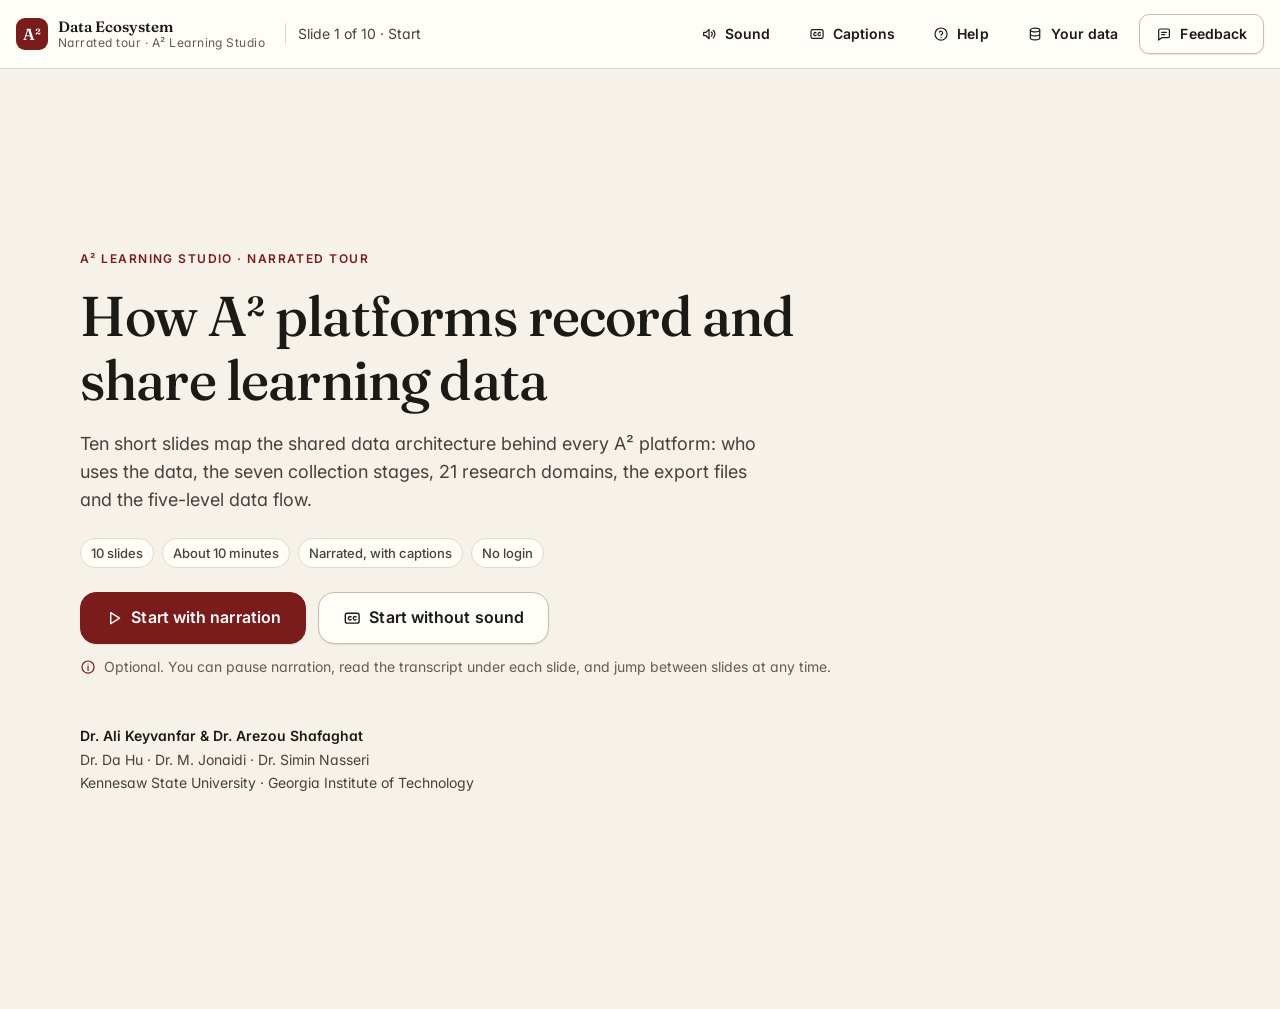
<file: ecosystem.html>
<!DOCTYPE html>
<html lang="en">
<head>
<meta charset="UTF-8">
<meta name="viewport" content="width=device-width, initial-scale=1">
<!-- a2-kit:fonts -->
<link rel="preconnect" href="https://fonts.googleapis.com">
<link rel="preconnect" href="https://fonts.gstatic.com" crossorigin>
<link rel="stylesheet" href="https://fonts.googleapis.com/css2?family=Fraunces:opsz,wght@9..144,400;9..144,500;9..144,600&family=Inter:wght@400;500;600;700&family=JetBrains+Mono:wght@400;500;600&display=swap">
<!-- /a2-kit:fonts -->
<!-- a2-kit:css v1.0.5 -->
<style id="a2-kit-css">
/* ==========================================================================
   A² Kit · v1.0.5 · shared design language for A² Learning Studio platforms
   A² Learning Studio · Dr. Ali Keyvanfar & Dr. Arezou Shafaghat · KSU
   Canonical source: a2-learning-studio/kit/a2-kit.css (inlined into each
   platform between <!-- a2-kit:css --> markers by kit/sync.py).

   Principles: editorial and calm; Fraunces for display, Inter for UI,
   JetBrains Mono for data; warm paper surfaces; one accent per platform
   (--a2-accent), studio burgundy as the brand mark; soft depth; every text
   token >= 4.5:1 on every surface token; 24px+ targets (44px on touch);
   visible focus; reduced motion honored.

   Base element rules use :where() so they carry zero specificity and never
   override a platform's own CSS.
   ========================================================================== */

:root {
  /* type */
  --a2-font-display: "Fraunces", "Iowan Old Style", "Palatino Linotype", Palatino, Georgia, serif;
  --a2-font-ui: "Inter", system-ui, -apple-system, "Segoe UI", Roboto, "Helvetica Neue", Arial, sans-serif;
  --a2-font-mono: "JetBrains Mono", ui-monospace, SFMono-Regular, Menlo, Consolas, monospace;
  --a2-t-2xs: 0.75rem;   /* 12px, meta only (uppercase eyebrow) */
  --a2-t-xs: 0.8125rem;  /* 13px */
  --a2-t-sm: 0.875rem;   /* 14px */
  --a2-t-md: 1rem;       /* 16px body */
  --a2-t-lg: 1.125rem;   /* 18px */
  --a2-t-xl: 1.375rem;   /* 22px */
  --a2-t-2xl: 1.75rem;   /* 28px */
  --a2-t-3xl: 2.25rem;   /* 36px */
  --a2-t-4xl: clamp(2.25rem, 1.4rem + 3.2vw, 3.5rem);
  --a2-lh-tight: 1.15;
  --a2-lh: 1.55;

  /* surfaces (warm paper) */
  --a2-bg: #f6f2ea;
  --a2-surface: #fffdf8;
  --a2-surface-2: #f0eadf;
  --a2-surface-3: #e8e0d2;
  --a2-line: #e2d9c9;
  --a2-line-strong: #c9bea9;

  /* ink: all >= 4.5:1 on --a2-bg, --a2-surface and --a2-surface-2 */
  --a2-ink: #1c1a17;
  --a2-ink-2: #46413a;
  --a2-ink-3: #635c52;

  /* brand + accent (each platform overrides --a2-accent / --a2-accent-strong) */
  --a2-brand: #7a1c1c;
  --a2-accent: #7a1c1c;
  --a2-accent-strong: #5e1414;
  --a2-accent-ink: #ffffff;
  --a2-accent-soft: color-mix(in srgb, var(--a2-accent) 9%, var(--a2-surface));
  --a2-accent-line: color-mix(in srgb, var(--a2-accent) 32%, var(--a2-line));

  /* status (text-safe on light surfaces) */
  --a2-ok: #1d6b45;     --a2-ok-soft: #e5f2ea;
  --a2-warn: #8a5300;   --a2-warn-soft: #fbefd9;
  --a2-err: #a8231a;    --a2-err-soft: #fbe6e3;
  --a2-info: #1f4f9c;   --a2-info-soft: #e5edf9;

  /* spacing (4px base) */
  --a2-s1: 4px; --a2-s2: 8px; --a2-s3: 12px; --a2-s4: 16px;
  --a2-s5: 24px; --a2-s6: 32px; --a2-s7: 48px; --a2-s8: 64px;

  /* shape + depth */
  --a2-r-sm: 6px; --a2-r: 10px; --a2-r-lg: 16px; --a2-r-pill: 999px;
  --a2-shadow-1: 0 1px 2px rgba(28, 26, 23, .06), 0 1px 1px rgba(28, 26, 23, .04);
  --a2-shadow-2: 0 10px 24px -12px rgba(28, 26, 23, .22), 0 2px 6px rgba(28, 26, 23, .06);
  --a2-shadow-3: 0 24px 60px -20px rgba(28, 26, 23, .34), 0 4px 12px rgba(28, 26, 23, .08);

  /* motion */
  --a2-ease: cubic-bezier(.2, .7, .2, 1);
  --a2-dur: 180ms;

  /* layout */
  --a2-max: 1120px;
  --a2-bar-h: 56px;
  --a2-target: 44px;
  --a2-focus-ring: 0 0 0 2px var(--a2-surface), 0 0 0 4px var(--a2-accent);

  color-scheme: light;
}

/* ---------- base (zero specificity) ---------- */
:where(html.a2) { -webkit-text-size-adjust: 100%; text-size-adjust: 100%; scroll-padding-top: calc(var(--a2-bar-h) + 12px); }
:where(body.a2) {
  margin: 0;
  background: var(--a2-bg);
  color: var(--a2-ink);
  font: 400 var(--a2-t-md)/var(--a2-lh) var(--a2-font-ui);
  font-feature-settings: "cv11", "ss01";
  -webkit-font-smoothing: antialiased;
  text-rendering: optimizeLegibility;
}
:where(body.a2) :where(h1, h2, h3) {
  font-family: var(--a2-font-display);
  font-weight: 500;
  line-height: var(--a2-lh-tight);
  letter-spacing: -0.01em;
  color: var(--a2-ink);
  font-optical-sizing: auto;
}
:where(body.a2) :where(h4, h5, h6) { font-family: var(--a2-font-ui); font-weight: 600; line-height: 1.3; }
:where(body.a2) :where(a) { color: var(--a2-accent); text-underline-offset: .18em; text-decoration-thickness: 1px; }
:where(body.a2) :where(a:hover) { color: var(--a2-accent-strong); }
:where(body.a2) :where(code, kbd, samp, pre, .a2-num) { font-family: var(--a2-font-mono); font-variant-numeric: tabular-nums; }
:where(body.a2) :where(button, input, select, textarea) { font: inherit; color: inherit; }
:where(body.a2) :where(img, svg, video, canvas) { max-width: 100%; }
:where(body.a2) ::selection { background: color-mix(in srgb, var(--a2-accent) 22%, transparent); }

/* one visible focus style everywhere (keyboard only) */
:where(body.a2) :focus { outline: none; }
:where(body.a2) :focus-visible {
  outline: 2px solid var(--a2-accent);
  outline-offset: 2px;
  border-radius: var(--a2-r-sm);
}
:where(body.a2) :where(input, select, textarea):focus-visible { outline-offset: 0; }

/* ---------- utilities ---------- */
.a2-sr, .a2-visually-hidden {
  position: absolute !important; width: 1px !important; height: 1px !important;
  padding: 0 !important; margin: -1px !important; overflow: hidden !important;
  clip: rect(0 0 0 0) !important; white-space: nowrap !important; border: 0 !important;
}
.a2-skip {
  position: fixed; left: var(--a2-s3); top: -100px; z-index: 10000;
  background: var(--a2-ink); color: #fff; padding: 10px 16px; border-radius: var(--a2-r);
  font: 600 var(--a2-t-sm)/1 var(--a2-font-ui); text-decoration: none;
  transition: top var(--a2-dur) var(--a2-ease);
}
.a2-skip:focus { top: var(--a2-s3); color: #fff; }
.a2-container { width: min(100% - 2 * var(--a2-s4), var(--a2-max)); margin-inline: auto; }
.a2-stack > * + * { margin-top: var(--a2-stack, var(--a2-s4)); }
.a2-row { display: flex; gap: var(--a2-s3); align-items: center; flex-wrap: wrap; }
.a2-grow { flex: 1 1 auto; }
.a2-mono { font-family: var(--a2-font-mono); font-variant-numeric: tabular-nums; }
.a2-eyebrow {
  font: 600 var(--a2-t-2xs)/1.2 var(--a2-font-ui); letter-spacing: .12em; text-transform: uppercase;
  color: var(--a2-ink-3);
}
.a2-eyebrow.is-accent { color: var(--a2-accent); }
.a2-lede { font-size: var(--a2-t-lg); color: var(--a2-ink-2); max-width: 62ch; }
.a2-muted { color: var(--a2-ink-3); }
.a2-display { font-family: var(--a2-font-display); font-weight: 500; letter-spacing: -0.015em; line-height: var(--a2-lh-tight); }
.a2-hr { border: 0; border-top: 1px solid var(--a2-line); margin: var(--a2-s5) 0; }

/* ---------- icons ---------- */
.a2-ico { width: 1.15em; height: 1.15em; flex: none; stroke: currentColor; fill: none; stroke-width: 1.8; stroke-linecap: round; stroke-linejoin: round; vertical-align: -0.2em; }
.a2-ico.is-fill { fill: currentColor; stroke: none; }

/* ---------- buttons ---------- */
.a2-btn {
  --_bg: var(--a2-surface); --_fg: var(--a2-ink); --_bd: var(--a2-line-strong);
  display: inline-flex; align-items: center; justify-content: center; gap: var(--a2-s2);
  min-height: var(--a2-target); padding: 0 var(--a2-s4);
  border: 1px solid var(--_bd); border-radius: var(--a2-r);
  background: var(--_bg); color: var(--_fg);
  font: 600 var(--a2-t-sm)/1.1 var(--a2-font-ui); letter-spacing: .005em;
  text-decoration: none; cursor: pointer; user-select: none; white-space: nowrap;
  box-shadow: var(--a2-shadow-1);
  transition: background var(--a2-dur) var(--a2-ease), border-color var(--a2-dur) var(--a2-ease),
              box-shadow var(--a2-dur) var(--a2-ease), transform var(--a2-dur) var(--a2-ease);
}
.a2-btn:hover { --_bd: var(--a2-ink-3); color: var(--_fg); }
.a2-btn:active { transform: translateY(1px); }
.a2-btn[disabled], .a2-btn[aria-disabled="true"] { opacity: .5; cursor: not-allowed; box-shadow: none; transform: none; }
.a2-btn.is-primary { --_bg: var(--a2-accent); --_fg: var(--a2-accent-ink); --_bd: var(--a2-accent); }
.a2-btn.is-primary:hover { --_bg: var(--a2-accent-strong); --_bd: var(--a2-accent-strong); }
.a2-btn.is-quiet { --_bg: transparent; --_bd: transparent; box-shadow: none; }
.a2-btn.is-quiet:hover { --_bg: var(--a2-surface-2); }
.a2-btn.is-danger { --_fg: var(--a2-err); --_bd: color-mix(in srgb, var(--a2-err) 45%, var(--a2-line)); }
.a2-btn.is-sm { min-height: 36px; padding: 0 var(--a2-s3); font-size: var(--a2-t-xs); }
.a2-btn.is-lg { min-height: 52px; padding: 0 var(--a2-s5); font-size: var(--a2-t-md); border-radius: var(--a2-r-lg); }
.a2-btn.is-icon { width: var(--a2-target); padding: 0; }
.a2-btn.is-block { width: 100%; }
.a2-btn.a2-btn:focus-visible { outline: none; box-shadow: var(--a2-focus-ring); }
@media (pointer: fine) { .a2-btn.is-sm { min-height: 32px; } }

/* ---------- surfaces ---------- */
.a2-card {
  background: var(--a2-surface); border: 1px solid var(--a2-line); border-radius: var(--a2-r-lg);
  box-shadow: var(--a2-shadow-1); padding: var(--a2-s5);
}
.a2-card.is-raised { box-shadow: var(--a2-shadow-2); }
.a2-card.is-accent { border-top: 3px solid var(--a2-accent); }
.a2-card.is-interactive { transition: box-shadow var(--a2-dur) var(--a2-ease), border-color var(--a2-dur) var(--a2-ease), transform var(--a2-dur) var(--a2-ease); }
.a2-card.is-interactive:hover { box-shadow: var(--a2-shadow-2); border-color: var(--a2-line-strong); transform: translateY(-1px); }
.a2-panel { background: var(--a2-surface-2); border-radius: var(--a2-r); padding: var(--a2-s4); }

/* ---------- chips, badges, tags ---------- */
.a2-chip {
  display: inline-flex; align-items: center; gap: 6px; min-height: 28px; padding: 0 10px;
  border-radius: var(--a2-r-pill); border: 1px solid var(--a2-line); background: var(--a2-surface);
  font: 500 var(--a2-t-xs)/1 var(--a2-font-ui); color: var(--a2-ink-2);
}
.a2-chip.is-accent { background: var(--a2-accent-soft); border-color: var(--a2-accent-line); color: var(--a2-accent-strong); }
button.a2-chip { cursor: pointer; min-height: 36px; }
button.a2-chip[aria-pressed="true"] { background: var(--a2-accent); border-color: var(--a2-accent); color: var(--a2-accent-ink); }
.a2-badge {
  display: inline-flex; align-items: center; gap: 4px; padding: 3px 8px; border-radius: var(--a2-r-pill);
  font: 600 var(--a2-t-2xs)/1.1 var(--a2-font-ui); letter-spacing: .06em; text-transform: uppercase;
  border: 1px solid transparent; vertical-align: middle;
}
.a2-badge.is-required { background: var(--a2-err-soft); color: var(--a2-err); border-color: color-mix(in srgb, var(--a2-err) 25%, transparent); }
.a2-badge.is-optional { background: var(--a2-surface-2); color: var(--a2-ink-2); border-color: var(--a2-line); }
.a2-badge.is-done { background: var(--a2-ok-soft); color: var(--a2-ok); }
.a2-badge.is-locked { background: var(--a2-surface-2); color: var(--a2-ink-3); }
.a2-badge.is-new, .a2-badge.is-accent { background: var(--a2-accent-soft); color: var(--a2-accent-strong); border-color: var(--a2-accent-line); }

/* ---------- callouts (guidance) ---------- */
.a2-callout {
  display: grid; grid-template-columns: auto 1fr; gap: var(--a2-s3); align-items: start;
  padding: var(--a2-s4); border-radius: var(--a2-r); border: 1px solid var(--a2-line);
  background: var(--a2-surface); color: var(--a2-ink-2);
}
.a2-callout > .a2-ico { margin-top: 2px; color: var(--a2-accent); }
.a2-callout strong { color: var(--a2-ink); }
.a2-callout.is-next { background: var(--a2-accent-soft); border-color: var(--a2-accent-line); }
.a2-callout.is-info { background: var(--a2-info-soft); border-color: color-mix(in srgb, var(--a2-info) 25%, transparent); }
.a2-callout.is-info > .a2-ico { color: var(--a2-info); }
.a2-callout.is-warn { background: var(--a2-warn-soft); border-color: color-mix(in srgb, var(--a2-warn) 25%, transparent); }
.a2-callout.is-warn > .a2-ico { color: var(--a2-warn); }
.a2-callout.is-ok { background: var(--a2-ok-soft); border-color: color-mix(in srgb, var(--a2-ok) 25%, transparent); }
.a2-callout.is-ok > .a2-ico { color: var(--a2-ok); }

/* ---------- forms ---------- */
.a2-field { display: grid; gap: 6px; }
.a2-field > label, .a2-label { font: 600 var(--a2-t-sm)/1.3 var(--a2-font-ui); color: var(--a2-ink); display: flex; gap: 8px; align-items: center; flex-wrap: wrap; }
.a2-hint { font-size: var(--a2-t-xs); color: var(--a2-ink-3); }
.a2-error { font-size: var(--a2-t-xs); color: var(--a2-err); font-weight: 600; }
.a2-input, .a2-select, .a2-textarea {
  width: 100%; min-height: var(--a2-target); box-sizing: border-box; padding: 10px 12px;
  border: 1px solid var(--a2-line-strong); border-radius: var(--a2-r); background: var(--a2-surface);
  color: var(--a2-ink); font: 400 var(--a2-t-md)/1.4 var(--a2-font-ui);
  transition: border-color var(--a2-dur) var(--a2-ease), box-shadow var(--a2-dur) var(--a2-ease);
}
.a2-textarea { min-height: 96px; resize: vertical; }
.a2-input::placeholder, .a2-textarea::placeholder { color: var(--a2-ink-3); }
.a2-input:focus-visible, .a2-select:focus-visible, .a2-textarea:focus-visible { outline: none; border-color: var(--a2-accent); box-shadow: 0 0 0 3px color-mix(in srgb, var(--a2-accent) 22%, transparent); }
.a2-input[aria-invalid="true"] { border-color: var(--a2-err); }
.a2-scale { display: flex; gap: var(--a2-s2); flex-wrap: wrap; }
.a2-scale label {
  position: relative; display: inline-grid; place-items: center; min-width: var(--a2-target); min-height: var(--a2-target);
  padding: 0 10px; border: 1px solid var(--a2-line-strong); border-radius: var(--a2-r); background: var(--a2-surface);
  font: 600 var(--a2-t-sm)/1 var(--a2-font-ui); cursor: pointer;
}
.a2-scale input { position: absolute; opacity: 0; inset: 0; margin: 0; cursor: pointer; }
.a2-scale label:has(input:checked) { background: var(--a2-accent); border-color: var(--a2-accent); color: var(--a2-accent-ink); }
.a2-scale label:has(input:focus-visible) { box-shadow: var(--a2-focus-ring); }
.a2-scale-ends { display: flex; justify-content: space-between; font-size: var(--a2-t-xs); color: var(--a2-ink-3); max-width: 340px; }

/* ---------- progress + stepper ---------- */
.a2-progress { height: 6px; border-radius: var(--a2-r-pill); background: var(--a2-surface-3); overflow: hidden; }
.a2-progress > span { display: block; height: 100%; width: var(--a2-pct, 0%); background: var(--a2-accent); border-radius: inherit; transition: width .4s var(--a2-ease); }
.a2-stepper { position: relative; list-style: none; margin: 0; padding: 0; display: flex; gap: var(--a2-s2); overflow-x: auto; scrollbar-width: thin; }
.a2-stepper > li { flex: none; position: relative; }
.a2-step {
  display: inline-flex; align-items: center; gap: 8px; min-height: 40px; padding: 0 12px 0 6px;
  border-radius: var(--a2-r-pill); border: 1px solid var(--a2-line); background: var(--a2-surface);
  font: 500 var(--a2-t-xs)/1.1 var(--a2-font-ui); color: var(--a2-ink-2); text-decoration: none; cursor: pointer; white-space: nowrap;
}
.a2-step .a2-step-n {
  display: inline-grid; place-items: center; width: 26px; height: 26px; border-radius: 50%;
  background: var(--a2-surface-2); color: var(--a2-ink-2); font: 600 12px/1 var(--a2-font-mono);
}
.a2-step[aria-current="step"] { border-color: var(--a2-accent); color: var(--a2-ink); background: var(--a2-accent-soft); }
.a2-step[aria-current="step"] .a2-step-n { background: var(--a2-accent); color: var(--a2-accent-ink); }
.a2-step.is-done .a2-step-n { background: var(--a2-ok); color: #fff; }
.a2-step.is-locked, .a2-step[aria-disabled="true"] { color: var(--a2-ink-3); cursor: not-allowed; background: var(--a2-surface-2); }
.a2-step:focus-visible { outline: none; box-shadow: var(--a2-focus-ring); }

/* ---------- suite bar (shared top bar) ---------- */
.a2-bar {
  position: sticky; top: 0; z-index: 900; min-height: var(--a2-bar-h);
  display: flex; align-items: center; gap: var(--a2-s3); padding: 6px var(--a2-s4);
  background: color-mix(in srgb, var(--a2-surface) 96%, transparent);
  -webkit-backdrop-filter: saturate(1.4) blur(10px); backdrop-filter: saturate(1.4) blur(10px);
  border-bottom: 1px solid var(--a2-line);
  font-family: var(--a2-font-ui);
}
.a2-bar-brand { display: flex; align-items: center; gap: 10px; min-width: 0; color: var(--a2-ink); text-decoration: none; }
.a2-mark {
  flex: none; display: inline-flex; align-items: center; justify-content: center; width: 32px; height: 32px; border-radius: 9px;
  background: var(--a2-brand); color: #fff; font: 600 16px/1 var(--a2-font-display); letter-spacing: -.02em;
}
.a2-bar-title { display: grid; min-width: 0; line-height: 1.15; }
.a2-bar-title b { font: 600 15px/1.2 var(--a2-font-display); color: var(--a2-ink); white-space: nowrap; overflow: hidden; text-overflow: ellipsis; }
.a2-bar-title small { font-size: var(--a2-t-2xs); color: var(--a2-ink-3); letter-spacing: .04em; white-space: nowrap; overflow: hidden; text-overflow: ellipsis; }
.a2-bar-where { margin-left: var(--a2-s2); padding-left: var(--a2-s3); border-left: 1px solid var(--a2-line); font-size: var(--a2-t-sm); color: var(--a2-ink-2); min-width: 0; white-space: nowrap; overflow: hidden; text-overflow: ellipsis; }
.a2-bar-where:empty { display: none; }
.a2-bar-actions { margin-left: auto; display: flex; align-items: center; gap: 4px; }
.a2-bar-actions .a2-btn { min-height: 40px; }
.a2-bar-actions .a2-btn .a2-btn-label { display: inline; }
.a2-bar .a2-more { display: none; }
@media (max-width: 720px) {
  .a2-bar-where { display: none; }
  .a2-bar .a2-hide-sm { display: none; }
  .a2-bar .a2-more { display: inline-flex; }
  .a2-bar-actions .a2-btn .a2-btn-label { display: none; }
  .a2-bar-actions .a2-btn { width: 44px; min-height: 44px; padding: 0; }
}
@media (max-width: 380px) { .a2-bar-title small { display: none; } }
.a2-menu { display: grid; gap: var(--a2-s2); }
.a2-menu .a2-btn { justify-content: flex-start; width: 100%; min-height: 52px; font-size: var(--a2-t-md); }
.a2-menu .a2-btn .a2-state { margin-left: auto; font-weight: 500; color: var(--a2-ink-3); font-size: var(--a2-t-sm); }

/* where-am-I strip under the bar (mobile shows location here) */
.a2-where {
  display: none; padding: 8px var(--a2-s4); font-size: var(--a2-t-sm); color: var(--a2-ink-2);
  background: var(--a2-surface); border-bottom: 1px solid var(--a2-line);
}
@media (max-width: 720px) { .a2-where:not(:empty) { display: block; } }

/* ---------- next-step dock ---------- */
.a2-nextbar {
  position: sticky; bottom: 0; z-index: 800; display: flex; gap: var(--a2-s3); align-items: center; flex-wrap: wrap;
  padding: var(--a2-s3) var(--a2-s4); background: color-mix(in srgb, var(--a2-surface) 94%, transparent);
  -webkit-backdrop-filter: blur(8px); backdrop-filter: blur(8px); border-top: 1px solid var(--a2-line);
}
.a2-nextbar .a2-nextbar-text { flex: 1 1 220px; font-size: var(--a2-t-sm); color: var(--a2-ink-2); }
.a2-nextbar .a2-nextbar-text strong { color: var(--a2-ink); }

/* ---------- dialog ---------- */
.a2-dialog {
  width: min(560px, calc(100vw - 24px)); max-height: min(86vh, 760px); padding: 0; border: 1px solid var(--a2-line);
  border-radius: var(--a2-r-lg); background: var(--a2-surface); color: var(--a2-ink); box-shadow: var(--a2-shadow-3);
  font-family: var(--a2-font-ui);
}
.a2-dialog::backdrop { background: rgba(28, 26, 23, .42); }
.a2-dialog[open] { display: flex; flex-direction: column; }
.a2-dialog-head { display: flex; align-items: start; gap: var(--a2-s3); padding: var(--a2-s5) var(--a2-s5) var(--a2-s3); }
.a2-dialog-head h2 { margin: 0; font-size: var(--a2-t-xl); }
.a2-dialog-head p { margin: 6px 0 0; color: var(--a2-ink-2); font-size: var(--a2-t-sm); }
.a2-dialog-head [data-a2-close] { flex: none; }
.a2-dialog-body { padding: 0 var(--a2-s5) var(--a2-s4); overflow: auto; }
.a2-dialog-foot { display: flex; gap: var(--a2-s2); justify-content: flex-end; flex-wrap: wrap; padding: var(--a2-s4) var(--a2-s5); border-top: 1px solid var(--a2-line); background: var(--a2-surface-2); border-radius: 0 0 var(--a2-r-lg) var(--a2-r-lg); }
.a2-dialog fieldset { border: 0; padding: 0; margin: 0 0 var(--a2-s5); }
.a2-dialog legend { font: 600 var(--a2-t-sm)/1.3 var(--a2-font-ui); margin-bottom: var(--a2-s2); padding: 0; display: flex; gap: 8px; align-items: center; }

/* ---------- toast (pages with a fixed bottom bar set --a2-dock-h) ---------- */
.a2-toasts { position: fixed; z-index: 10001; left: 50%; bottom: calc(var(--a2-dock-h, 0px) + var(--a2-s5)); transform: translateX(-50%); display: grid; gap: var(--a2-s2); width: min(440px, calc(100vw - 24px)); pointer-events: none; }
.a2-toasts.is-top { bottom: auto; top: calc(var(--a2-bar-h) + var(--a2-s3)); } /* moved while the bottom spot would cover the focused control */
.a2-toast {
  pointer-events: auto; display: flex; gap: var(--a2-s3); align-items: center; padding: 12px 16px; border-radius: var(--a2-r);
  background: var(--a2-ink); color: #fff; font: 500 var(--a2-t-sm)/1.4 var(--a2-font-ui); box-shadow: var(--a2-shadow-3);
  animation: a2-rise .22s var(--a2-ease);
}
@keyframes a2-rise { from { opacity: 0; transform: translateY(8px); } to { opacity: 1; transform: none; } }

/* ---------- media: captions + transcript ---------- */
.a2-captions {
  position: fixed; z-index: 950; left: 50%; bottom: calc(var(--a2-s5) + env(safe-area-inset-bottom, 0px)); transform: translateX(-50%);
  width: min(760px, calc(100vw - 24px)); display: none; gap: var(--a2-s3); align-items: start;
  padding: 12px 14px 12px 16px; border-radius: var(--a2-r-lg); background: rgba(28, 26, 23, .92); color: #fff;
  box-shadow: var(--a2-shadow-3); font: 500 var(--a2-t-md)/1.45 var(--a2-font-ui);
}
.a2-captions.is-on { display: flex; }
.a2-captions-text { flex: 1; max-height: 4.4em; overflow: auto; }
.a2-captions-label { display: block; font: 600 var(--a2-t-2xs)/1.3 var(--a2-font-ui); letter-spacing: .1em; text-transform: uppercase; color: #d8cfc0; margin-bottom: 2px; }
.a2-captions .a2-btn { --_bg: rgba(255, 255, 255, .08); --_fg: #fff; --_bd: rgba(255, 255, 255, .22); box-shadow: none; min-height: 40px; }
.a2-captions .a2-btn:hover { --_bg: rgba(255, 255, 255, .16); --_bd: rgba(255, 255, 255, .4); }
@media (max-width: 560px) {
  /* phones: label + controls on one row, caption text full width below */
  .a2-captions.is-on { display: grid; grid-template-columns: minmax(0, 1fr) repeat(4, auto); gap: 6px; align-items: center; padding: 10px 10px 12px 14px; }
  .a2-captions-text { display: contents; }
  .a2-captions-label { grid-column: 1; grid-row: 1; margin: 0; white-space: nowrap; overflow: hidden; text-overflow: ellipsis; }
  .a2-captions-line { grid-column: 1 / -1; grid-row: 2; }
  .a2-captions .a2-btn { min-height: 36px; min-width: 36px; width: 36px; height: 36px; padding: 0; }
}
.a2-transcript { font-size: var(--a2-t-sm); color: var(--a2-ink-2); }
.a2-transcript summary { cursor: pointer; font-weight: 600; color: var(--a2-ink); min-height: 32px; display: flex; align-items: center; gap: 8px; }
.a2-transcript[open] summary { margin-bottom: var(--a2-s2); }

/* ---------- tables + kpi ---------- */
.a2-table { width: 100%; border-collapse: collapse; font-size: var(--a2-t-sm); }
.a2-table th { text-align: left; font: 600 var(--a2-t-xs)/1.3 var(--a2-font-ui); color: var(--a2-ink-2); letter-spacing: .02em; padding: 10px 12px; border-bottom: 1px solid var(--a2-line-strong); background: var(--a2-surface-2); }
.a2-table td { padding: 10px 12px; border-bottom: 1px solid var(--a2-line); vertical-align: top; }
.a2-table .num { font-family: var(--a2-font-mono); font-variant-numeric: tabular-nums; text-align: right; }
.a2-kpis { display: grid; grid-template-columns: repeat(auto-fit, minmax(140px, 1fr)); gap: var(--a2-s3); }
.a2-kpi { padding: var(--a2-s4); border-radius: var(--a2-r); background: var(--a2-surface); border: 1px solid var(--a2-line); }
.a2-kpi b { display: block; font: 500 var(--a2-t-2xl)/1.05 var(--a2-font-display); color: var(--a2-ink); letter-spacing: -.02em; }
.a2-kpi span { display: block; margin-top: 6px; font-size: var(--a2-t-xs); color: var(--a2-ink-3); }

/* ---------- tabs ---------- */
.a2-tabs { display: flex; gap: 2px; border-bottom: 1px solid var(--a2-line); overflow-x: auto; scrollbar-width: thin; }
.a2-tab {
  flex: none; min-height: var(--a2-target); padding: 0 var(--a2-s4); border: 0; border-bottom: 2px solid transparent; background: none;
  font: 600 var(--a2-t-sm)/1 var(--a2-font-ui); color: var(--a2-ink-2); cursor: pointer; margin-bottom: -1px;
}
.a2-tab[aria-selected="true"] { color: var(--a2-ink); border-bottom-color: var(--a2-accent); }
.a2-tab:hover { color: var(--a2-ink); }
.a2-tab:focus-visible { outline: none; box-shadow: inset var(--a2-focus-ring); }

/* ---------- footer ---------- */
.a2-foot {
  border-top: 1px solid var(--a2-line); margin-top: var(--a2-s7); padding: var(--a2-s5) var(--a2-s4) var(--a2-s6);
  font-size: var(--a2-t-xs); color: var(--a2-ink-3); text-align: center; line-height: 1.6;
}
.a2-foot a { color: var(--a2-ink-2); display: inline-block; padding: 4px 2px; }

/* ---------- motion preferences ---------- */
@media (prefers-reduced-motion: reduce) {
  *, *::before, *::after {
    animation-duration: .001ms !important; animation-iteration-count: 1 !important;
    transition-duration: .001ms !important; scroll-behavior: auto !important;
  }
}
html.a2-reduce-motion *, html.a2-reduce-motion *::before, html.a2-reduce-motion *::after {
  animation-duration: .001ms !important; animation-iteration-count: 1 !important;
  transition-duration: .001ms !important; scroll-behavior: auto !important;
}

/* ---------- print ---------- */
@media print {
  .a2-bar, .a2-nextbar, .a2-captions, .a2-toasts, .a2-skip { display: none !important; }
  :where(body.a2) { background: #fff; }
}

/* toggle buttons in the bar: pressed = on */
.a2-bar [aria-pressed="false"] { color: var(--a2-ink-3); }

/* hidden always wins over component display rules */
.a2-btn[hidden], .a2-chip[hidden], .a2-badge[hidden], .a2-callout[hidden], .a2-card[hidden], .a2-panel[hidden] { display: none !important; }
</style>
<!-- /a2-kit:css -->
<title>Data Ecosystem · A² Learning Studio</title>
<meta name="description" content="A 10-slide narrated tour of how A² Learning Studio platforms record, process and export learning data: stakeholders, the 7-stage pipeline, 21 research domains, export files and the 5-level data flow.">
<meta name="theme-color" content="#f6f2ea">
<style>
  :root { --eco-dock-h: 76px; }
  html.a2 { scroll-padding-bottom: calc(var(--eco-dock-h) + 16px); }
  body.a2 { min-height: 100dvh; }
  .eco { padding-bottom: calc(var(--eco-dock-h) + 24px); }
  .eco-slide { min-height: calc(100dvh - var(--a2-bar-h) - var(--eco-dock-h) - 24px); display: flex; flex-direction: column; justify-content: center; padding: clamp(24px, 4vw, 48px) 0; }
  .eco-slide[hidden] { display: none; }
  .eco-slide.is-entering { animation: eco-in .28s var(--a2-ease); }
  @keyframes eco-in { from { opacity: 0; transform: translateY(10px); } to { opacity: 1; transform: none; } }
  .eco-head { margin-bottom: var(--a2-s5); max-width: 760px; }
  .eco-head h2 { font-size: clamp(1.75rem, 1.2rem + 1.8vw, 2.5rem); margin: 10px 0 10px; }
  .eco-head h2:focus { outline: none; }
  .eco-head .a2-lede { margin: 0; font-size: var(--a2-t-lg); }
  .eco-hint { display: inline-flex; gap: 8px; align-items: center; margin-top: 12px; font-size: var(--a2-t-sm); color: var(--a2-ink-3); }
  .eco-hint .a2-ico { color: var(--a2-accent); }
  .eco-transcript { margin-top: var(--a2-s5); max-width: 760px; }
  .eco-transcript p { margin: 0 0 10px; }

  /* cover */
  .eco-cover { max-width: 820px; }
  .eco-cover h1 { font-size: var(--a2-t-4xl); margin: 14px 0 16px; }
  .eco-meta { display: flex; flex-wrap: wrap; gap: 8px; margin: var(--a2-s5) 0; }
  .eco-start { display: flex; flex-wrap: wrap; gap: var(--a2-s3); }
  .eco-credits { margin-top: var(--a2-s6); font-size: var(--a2-t-sm); color: var(--a2-ink-2); line-height: 1.7; }
  .eco-credits strong { color: var(--a2-ink); font-weight: 600; }

  /* title slide */
  .eco-chips { display: flex; flex-wrap: wrap; gap: 8px; margin-top: var(--a2-s5); }
  .eco-chips .a2-chip { min-height: 34px; font-size: var(--a2-t-sm); padding: 0 14px; }

  /* tiles + detail */
  .eco-split { display: grid; grid-template-columns: minmax(0, 1fr) minmax(280px, 360px); gap: var(--a2-s5); align-items: start; }
  @media (max-width: 960px) { .eco-split { grid-template-columns: 1fr; } }
  .eco-tiles { display: grid; gap: var(--a2-s3); grid-template-columns: repeat(var(--cols, 3), minmax(0, 1fr)); }
  @media (max-width: 960px) { .eco-tiles { grid-template-columns: repeat(min(var(--cols, 3), 3), minmax(0, 1fr)); } }
  @media (max-width: 640px) { .eco-tiles { grid-template-columns: repeat(var(--cols-sm, 1), minmax(0, 1fr)); } }
  .eco-tile {
    position: relative; display: flex; gap: 12px; align-items: flex-start; text-align: left; width: 100%;
    padding: 14px 16px; border-radius: var(--a2-r-lg); border: 1px solid var(--a2-line); background: var(--a2-surface);
    box-shadow: var(--a2-shadow-1); cursor: pointer; font: inherit; color: var(--a2-ink);
    transition: border-color var(--a2-dur) var(--a2-ease), box-shadow var(--a2-dur) var(--a2-ease), transform var(--a2-dur) var(--a2-ease);
  }
  .eco-tile:hover { border-color: var(--a2-line-strong); box-shadow: var(--a2-shadow-2); }
  .eco-tile[aria-pressed="true"] { border-color: var(--a2-accent); background: var(--a2-accent-soft); box-shadow: 0 0 0 1px var(--a2-accent) inset; }
  .eco-tile:focus-visible { outline: none; box-shadow: var(--a2-focus-ring); }
  .eco-tile .ic { flex: none; display: inline-grid; place-items: center; width: 38px; height: 38px; border-radius: 10px; background: var(--a2-accent-soft); color: var(--a2-accent); }
  .eco-tile .ic .a2-ico { width: 20px; height: 20px; }
  .eco-tile .n { flex: none; font: 600 12px/1 var(--a2-font-mono); color: var(--a2-accent); background: var(--a2-accent-soft); border-radius: 999px; min-width: 30px; height: 26px; display: inline-grid; place-items: center; padding: 0 6px; }
  .eco-tile b { display: block; font-weight: 600; font-size: var(--a2-t-md); line-height: 1.3; overflow-wrap: break-word; hyphens: auto; }
  .eco-tile small { display: block; margin-top: 3px; color: var(--a2-ink-2); font-size: var(--a2-t-sm); line-height: 1.45; }
  .eco-tile .fmt { margin-left: auto; flex: none; }
  .eco-tile.is-compact { padding: 12px 14px; align-items: center; }
  .eco-tile.is-compact b { font-size: var(--a2-t-sm); }
  .eco-tile.is-featured { grid-column: span 2; }
  @media (max-width: 640px) { .eco-tile.is-featured { grid-column: auto; } }
  .eco-tile .fname { font-family: var(--a2-font-mono); font-size: var(--a2-t-sm); font-weight: 600; word-break: break-all; }

  .eco-detail { position: sticky; top: calc(var(--a2-bar-h) + 16px); border-radius: var(--a2-r-lg); background: var(--a2-surface); border: 1px solid var(--a2-line); box-shadow: var(--a2-shadow-2); padding: var(--a2-s5); min-height: 180px; }
  @media (max-width: 960px) { .eco-detail { position: static; } }
  @media (min-width: 961px) {
    .eco-detail { max-height: calc(100dvh - var(--a2-bar-h) - var(--eco-dock-h) - 44px); overflow-y: auto; overscroll-behavior: contain; }
    body.a2:has(.a2-captions.is-on) .eco-detail { max-height: calc(100dvh - var(--a2-bar-h) - var(--eco-dock-h) - 172px); }
  }
  .eco-detail[role=region]:focus-visible { outline: none; box-shadow: var(--a2-focus-ring); }
  .eco-detail:focus { outline: none; }
  .eco-detail .empty { color: var(--a2-ink-3); display: flex; gap: 10px; align-items: flex-start; margin: 0; }
  .eco-detail h3 { font-size: var(--a2-t-xl); margin: 6px 0 10px; }
  .eco-detail p { margin: 0 0 12px; color: var(--a2-ink-2); }
  .eco-detail .tags { display: flex; flex-wrap: wrap; gap: 6px; margin: 4px 0 12px; }
  .eco-detail .use { font-size: var(--a2-t-sm); color: var(--a2-ink); border-top: 1px solid var(--a2-line); padding-top: 12px; margin: 4px 0 0; }
  .eco-detail .use span { color: var(--a2-ink-3); font-weight: 600; letter-spacing: .04em; text-transform: uppercase; font-size: var(--a2-t-2xs); display: block; margin-bottom: 2px; }
  .eco-detail .listen { margin-top: var(--a2-s4); }
  .eco-detail.is-below { margin-top: var(--a2-s4); }
  .eco-detail.is-inline { grid-column: 1 / -1; position: static; margin: 0; }

  /* pipeline flow */
  .eco-flow { --cols: 7; }
  @media (max-width: 1180px) { .eco-flow { --cols: 4; } }
  .eco-flow .eco-tile { display: grid; grid-template-columns: auto minmax(0, 1fr); grid-template-areas: "n ic" "name name"; align-items: center; gap: 14px 8px; min-height: 112px; }
  .eco-flow .eco-tile .n { grid-area: n; }
  .eco-flow .eco-tile .ic { grid-area: ic; justify-self: end; }
  .eco-flow .eco-tile > span:last-child { grid-area: name; }
  @media (max-width: 640px) { .eco-flow .eco-tile { grid-template-columns: auto auto minmax(0, 1fr); grid-template-areas: "n ic name"; min-height: 0; } .eco-flow .eco-tile .ic { justify-self: start; } }

  /* different */
  .eco-vs { display: grid; grid-template-columns: 1fr 1fr; gap: var(--a2-s3); margin-bottom: var(--a2-s5); }
  @media (max-width: 640px) { .eco-vs { grid-template-columns: 1fr; } }
  .eco-vs > div { border-radius: var(--a2-r-lg); padding: var(--a2-s4) var(--a2-s5); border: 1px solid var(--a2-line); background: var(--a2-surface); }
  .eco-vs h3 { display: flex; gap: 8px; align-items: center; margin: 0 0 6px; font: 600 var(--a2-t-md)/1.3 var(--a2-font-ui); }
  .eco-vs p { margin: 0; color: var(--a2-ink-2); }
  .eco-vs .bad h3 { color: var(--a2-err); }
  .eco-vs .good { border-color: var(--a2-accent-line); background: var(--a2-accent-soft); }
  .eco-vs .good h3 { color: var(--a2-accent-strong); }
  .eco-mini { display: flex; flex-wrap: wrap; gap: 6px; margin: 0 0 var(--a2-s5); padding: 0; list-style: none; }
  .eco-mini li { font-size: var(--a2-t-xs); padding: 6px 10px; border-radius: 999px; border: 1px solid var(--a2-line); color: var(--a2-ink-3); background: var(--a2-surface-2); }
  .eco-mini li.on { color: var(--a2-accent-ink); background: var(--a2-accent); border-color: var(--a2-accent); font-weight: 600; }

  /* layers */
  .eco-layers .eco-tile { flex-direction: column; gap: 8px; }
  .eco-io { display: grid; grid-template-columns: repeat(3, minmax(0, 1fr)); gap: 8px; width: 100%; margin-top: 2px; }
  @media (max-width: 640px) { .eco-io { grid-template-columns: 1fr; } }
  .eco-io div { background: var(--a2-surface-2); border-radius: 8px; padding: 8px 10px; font-size: var(--a2-t-sm); color: var(--a2-ink-2); line-height: 1.4; }
  .eco-io div span { display: block; font-size: var(--a2-t-2xs); font-weight: 600; letter-spacing: .08em; text-transform: uppercase; color: var(--a2-ink-3); margin-bottom: 2px; }
  .eco-tile[aria-pressed="true"] .eco-io div { background: var(--a2-surface); }

  /* summary */
  .eco-sum { display: grid; grid-template-columns: 1.1fr 1fr; gap: var(--a2-s6); align-items: start; }
  @media (max-width: 860px) { .eco-sum { grid-template-columns: 1fr; } }
  .eco-big { font: 500 clamp(1.9rem, 1.3rem + 2vw, 2.75rem)/1.12 var(--a2-font-display); letter-spacing: -.015em; margin: 10px 0 var(--a2-s4); }
  .eco-big em { font-style: italic; color: var(--a2-accent); }
  .eco-privacy { margin: 0 0 var(--a2-s5); }
  .eco-cta { display: flex; flex-wrap: wrap; gap: var(--a2-s3); margin-bottom: var(--a2-s5); }
  .eco-stats { display: grid; grid-template-columns: repeat(2, minmax(0, 1fr)); gap: var(--a2-s3); }
  .eco-stats .a2-kpi b { font-size: var(--a2-t-2xl); }

  /* dock */
  .eco-dock {
    position: fixed; left: 0; right: 0; bottom: 0; z-index: 900;
    display: grid; grid-template-columns: auto minmax(0, 1fr) auto auto; gap: var(--a2-s3); align-items: center;
    padding: 10px max(16px, env(safe-area-inset-right)) calc(10px + env(safe-area-inset-bottom)) max(16px, env(safe-area-inset-left));
    background: color-mix(in srgb, var(--a2-surface) 97%, transparent); -webkit-backdrop-filter: blur(10px); backdrop-filter: blur(10px);
    border-top: 1px solid var(--a2-line);
  }
  .eco-dock[hidden] { display: none; }
  .eco-where { display: grid; gap: 6px; min-width: 0; text-align: left; background: none; border: 0; padding: 4px 6px; border-radius: var(--a2-r); cursor: pointer; color: var(--a2-ink); font: inherit; }
  .eco-where:hover { background: var(--a2-surface-2); }
  .eco-where:focus-visible { outline: none; box-shadow: var(--a2-focus-ring); }
  .eco-where .lbl { display: flex; gap: 8px; align-items: center; min-width: 0; font-size: var(--a2-t-sm); white-space: nowrap; }
  .eco-where .lbl > span { min-width: 0; overflow: hidden; text-overflow: ellipsis; }
  .eco-where .lbl::after { content: ""; flex: none; width: 8px; height: 8px; margin-left: 2px; border-right: 2px solid var(--a2-ink-3); border-bottom: 2px solid var(--a2-ink-3); transform: translateY(-2px) rotate(45deg); }
  .eco-where .lbl b { font-family: var(--a2-font-mono); font-weight: 600; font-size: var(--a2-t-xs); color: var(--a2-ink-2); }
  .eco-where .status { font-size: var(--a2-t-xs); color: var(--a2-ink-3); white-space: nowrap; overflow: hidden; text-overflow: ellipsis; }
  .eco-voice { display: flex; gap: 6px; }
  #nextBtn { min-width: 0; }
  #nextBtn .nx-label { min-width: 0; overflow: hidden; text-overflow: ellipsis; white-space: nowrap; }
  #nextBtn.is-ready { box-shadow: 0 0 0 3px color-mix(in srgb, var(--a2-accent) 25%, transparent); }
  @media (max-width: 720px) {
    :root { --eco-dock-h: 116px; }
    .eco-dock { grid-template-columns: auto minmax(0, 1fr) auto; grid-template-areas: "where where voice" "back next next"; gap: 8px; }
    .eco-where { grid-area: where; }
    .eco-where .status { display: none; }
    .eco-voice { grid-area: voice; }
    #prevBtn { grid-area: back; }
    #nextBtn { grid-area: next; }
    .eco-voice .a2-btn-label { display: none; }
  }
  @media (max-width: 379px) { .eco-tiles { grid-template-columns: minmax(0, 1fr); } }
  .a2-captions { bottom: calc(var(--eco-dock-h) + 12px); }
  body.a2:has(.a2-captions.is-on) .eco { padding-bottom: calc(var(--eco-dock-h) + 150px); }
  html.a2:has(.a2-captions.is-on) { scroll-padding-bottom: calc(var(--eco-dock-h) + 140px); }
</style>
</head>
<body>
<main id="main" class="eco">
  <div class="a2-container" id="stage">

    <section class="eco-slide" id="slide-1" aria-labelledby="h-1">
      <div class="eco-cover">
        <span class="a2-eyebrow is-accent">A² Learning Studio · Narrated tour</span>
        <h1 id="h-1" class="a2-display" tabindex="-1">How A² platforms record and share learning data</h1>
        <p class="a2-lede">Ten short slides map the shared data architecture behind every A² platform: who uses the data, the seven collection stages, 21 research domains, the export files and the five-level data flow.</p>
        <div class="eco-meta">
          <span class="a2-chip">10 slides</span><span class="a2-chip">About 10 minutes</span><span class="a2-chip">Narrated, with captions</span><span class="a2-chip">No login</span>
        </div>
        <div class="eco-start">
          <button type="button" class="a2-btn is-primary is-lg" id="startSound"><svg class="a2-ico" aria-hidden="true"><use href="#a2-i-play"></use></svg>Start with narration</button>
          <button type="button" class="a2-btn is-lg" id="startQuiet"><svg class="a2-ico" aria-hidden="true"><use href="#a2-i-captions"></use></svg>Start without sound</button>
        </div>
        <p class="eco-hint"><svg class="a2-ico" aria-hidden="true"><use href="#a2-i-info"></use></svg>Optional. You can pause narration, read the transcript under each slide, and jump between slides at any time.</p>
        <p class="eco-credits"><strong>Dr. Ali Keyvanfar &amp; Dr. Arezou Shafaghat</strong><br>Dr. Da Hu · Dr. M. Jonaidi · Dr. Simin Nasseri<br>Kennesaw State University · Georgia Institute of Technology</p>
      </div>
    </section>

    <section class="eco-slide" id="slide-2" aria-labelledby="h-2" hidden>
      <div class="eco-head">
        <span class="a2-eyebrow is-accent" data-eyebrow></span>
        <h2 id="h-2" class="a2-display" tabindex="-1">A² Data Ecosystem</h2>
        <p class="a2-lede">A complete map of how every A² platform collects, processes, aggregates and exports learning data, serving six stakeholder groups across 21 research domains.</p>
      </div>
      <div class="eco-chips" aria-label="At a glance">
        <span class="a2-chip is-accent">10+ platforms</span><span class="a2-chip is-accent">6 stakeholder groups</span><span class="a2-chip is-accent">7 collection stages</span><span class="a2-chip is-accent">21 research domains</span><span class="a2-chip is-accent">17+ export files</span><span class="a2-chip is-accent">5 data layers</span>
      </div>
      <p class="eco-credits"><strong>Dr. Ali Keyvanfar &amp; Dr. Arezou Shafaghat</strong><br>Dr. Da Hu · Dr. M. Jonaidi · Dr. Simin Nasseri<br>Kennesaw State University · Georgia Institute of Technology</p>
    </section>

    <section class="eco-slide" id="slide-3" aria-labelledby="h-3" hidden>
      <div class="eco-head">
        <span class="a2-eyebrow is-accent" data-eyebrow></span>
        <h2 id="h-3" class="a2-display" tabindex="-1">Six stakeholder groups</h2>
        <p class="a2-lede">The same data serves learners, teachers, researchers, administrators, industry and the GenAI partners behind the platforms.</p>
        <p class="eco-hint"><svg class="a2-ico" aria-hidden="true"><use href="#a2-i-info"></use></svg>Select any card for details. Optional.</p>
      </div>
      <div class="eco-split"><div class="eco-tiles" style="--cols:2" data-group="stakeholders"></div><div class="eco-detail" data-detail tabindex="-1" aria-live="polite"></div></div>
    </section>

    <section class="eco-slide" id="slide-4" aria-labelledby="h-4" hidden>
      <div class="eco-head">
        <span class="a2-eyebrow is-accent" data-eyebrow></span>
        <h2 id="h-4" class="a2-display" tabindex="-1">A universal seven-stage collection pipeline</h2>
        <p class="a2-lede">Every A² platform moves learners through the same seven stages, so data stays consistent and comparable across platforms.</p>
        <p class="eco-hint"><svg class="a2-ico" aria-hidden="true"><use href="#a2-i-info"></use></svg>Select any stage for details. Optional.</p>
      </div>
      <div class="eco-tiles eco-flow" data-group="pipeline"></div>
      <div class="eco-detail is-below" data-detail tabindex="-1" aria-live="polite"></div>
    </section>

    <section class="eco-slide" id="slide-5" aria-labelledby="h-5" hidden>
      <div class="eco-head">
        <span class="a2-eyebrow is-accent" data-eyebrow></span>
        <h2 id="h-5" class="a2-display" tabindex="-1">What makes A² different</h2>
        <p class="a2-lede">AI enhances the learner. It doesn't bypass them.</p>
      </div>
      <ol class="eco-mini" aria-label="Pipeline, with stage 4 highlighted">
        <li>1 Welcome</li><li>2 Pre-module</li><li>3 Power Up</li><li class="on" aria-current="step">4 Core training</li><li>5 Reports</li><li>6 Survey</li><li>7 Certificate</li>
      </ol>
      <div class="eco-vs">
        <div class="bad"><h3><svg class="a2-ico" aria-hidden="true"><use href="#a2-i-x"></use></svg>AI-bypassed</h3><p>AI does the work. The student submits AI output. No reasoning is traced and no skill is built.</p></div>
        <div class="good"><h3><svg class="a2-ico" aria-hidden="true"><use href="#a2-i-check"></use></svg>AI-enhanced (A²)</h3><p>The student makes every decision. AI coaches after each choice, revealing risks rather than giving answers.</p></div>
      </div>
      <div class="eco-split"><div class="eco-tiles" style="--cols:2" data-group="pillars"></div><div class="eco-detail" data-detail tabindex="-1" aria-live="polite"></div></div>
    </section>

    <section class="eco-slide" id="slide-6" aria-labelledby="h-6" hidden>
      <div class="eco-head">
        <span class="a2-eyebrow is-accent" data-eyebrow></span>
        <h2 id="h-6" class="a2-display" tabindex="-1">21 research domains</h2>
        <p class="a2-lede">Each domain draws on data from several A² platforms, which makes cross-platform analysis possible.</p>
        <p class="eco-hint"><svg class="a2-ico" aria-hidden="true"><use href="#a2-i-info"></use></svg>Select any domain for its definition. Optional.</p>
      </div>
      <div class="eco-split"><div class="eco-tiles" style="--cols:3;--cols-sm:2" data-group="domains"></div><div class="eco-detail" data-detail tabindex="-1" aria-live="polite"></div></div>
    </section>

    <section class="eco-slide" id="slide-7" aria-labelledby="h-7" hidden>
      <div class="eco-head">
        <span class="a2-eyebrow is-accent" data-eyebrow></span>
        <h2 id="h-7" class="a2-display" tabindex="-1">17+ export files</h2>
        <p class="a2-lede">Per-platform and cross-platform files: one complete JSON record per learner, flat CSVs for analysis and a self-documenting codebook.</p>
        <p class="eco-hint"><svg class="a2-ico" aria-hidden="true"><use href="#a2-i-info"></use></svg>Select any file for details. Optional.</p>
      </div>
      <div class="eco-split"><div class="eco-tiles" style="--cols:2" data-group="files"></div><div class="eco-detail" data-detail tabindex="-1" aria-live="polite"></div></div>
    </section>

    <section class="eco-slide" id="slide-8" aria-labelledby="h-8" hidden>
      <div class="eco-head">
        <span class="a2-eyebrow is-accent" data-eyebrow></span>
        <h2 id="h-8" class="a2-display" tabindex="-1">Five-level data flow architecture</h2>
        <p class="a2-lede">Every level follows the same pattern, input to process to output, and produces a traceable dataset.</p>
        <p class="eco-hint"><svg class="a2-ico" aria-hidden="true"><use href="#a2-i-info"></use></svg>Select any level for its full specification. Optional.</p>
      </div>
      <div class="eco-split"><div class="eco-tiles eco-layers" style="--cols:1" data-group="layers"></div><div class="eco-detail" data-detail tabindex="-1" aria-live="polite"></div></div>
    </section>

    <section class="eco-slide" id="slide-9" aria-labelledby="h-9" hidden>
      <div class="eco-head">
        <span class="a2-eyebrow is-accent" data-eyebrow></span>
        <h2 id="h-9" class="a2-display" tabindex="-1">The future, beyond the classroom</h2>
        <p class="a2-lede">Where the shared architecture can go next.</p>
        <p class="eco-hint"><svg class="a2-ico" aria-hidden="true"><use href="#a2-i-info"></use></svg>Select any card for the vision details. Optional.</p>
      </div>
      <div class="eco-split"><div class="eco-tiles" style="--cols:2" data-group="future"></div><div class="eco-detail" data-detail tabindex="-1" aria-live="polite"></div></div>
    </section>

    <section class="eco-slide" id="slide-10" aria-labelledby="h-10" hidden>
      <div class="eco-sum">
        <div>
          <span class="a2-eyebrow is-accent" data-eyebrow></span>
          <h2 id="h-10" class="eco-big" tabindex="-1">10+ platforms. <em>Six audiences.</em> One data architecture.</h2>
          <div class="a2-callout is-info eco-privacy"><svg class="a2-ico" aria-hidden="true"><use href="#a2-i-shield"></use></svg><div><strong>Privacy rule for every A² platform.</strong> Logs use anonymous session IDs, never names or emails, and learning data stays in the browser until the learner chooses to export it. For educational use only, not commercialized.</div></div>
          <div class="eco-cta">
            <a class="a2-btn is-primary is-lg" href="https://facultyweb.kennesaw.edu/akeyvanf/hands-on-demos.php">Try the platforms<svg class="a2-ico" aria-hidden="true"><use href="#a2-i-arrow-right"></use></svg></a>
            <a class="a2-btn is-lg" href="index.html">All A² platforms</a>
            <button type="button" class="a2-btn is-lg" id="fbBtn"><svg class="a2-ico" aria-hidden="true"><use href="#a2-i-message"></use></svg>Share feedback <span class="a2-badge is-optional">Optional</span></button>
          </div>
          <p class="eco-credits" style="margin-top:0"><strong>Dr. Ali Keyvanfar · Dr. Arezou Shafaghat</strong><br>Dr. Da Hu · Dr. M. Jonaidi · Dr. Simin Nasseri<br>Kennesaw State University · Georgia Institute of Technology</p>
        </div>
        <div class="eco-stats" aria-label="The ecosystem in numbers">
          <div class="a2-kpi"><b class="a2-num">10+</b><span>platforms</span></div>
          <div class="a2-kpi"><b class="a2-num">21</b><span>research domains</span></div>
          <div class="a2-kpi"><b class="a2-num">17+</b><span>export files</span></div>
          <div class="a2-kpi"><b class="a2-num">7</b><span>collection stages</span></div>
          <div class="a2-kpi"><b>Anonymous</b><span>random session IDs, no name or email fields</span></div>
          <div class="a2-kpi"><b>On-device</b><span>data stays in the browser until exported</span></div>
        </div>
      </div>
    </section>

  </div>
</main>

<nav class="eco-dock" id="dock" aria-label="Tour navigation" hidden>
  <button type="button" class="a2-btn" id="prevBtn"><svg class="a2-ico" aria-hidden="true"><use href="#a2-i-arrow-left"></use></svg>Back</button>
  <button type="button" class="eco-where" id="whereBtn" aria-haspopup="dialog">
    <span class="lbl"><b id="whereNum">2 / 10</b><span id="whereLbl">Welcome</span></span>
    <span class="a2-progress" aria-hidden="true"><span id="whereBar" style="--a2-pct:20%"></span></span>
    <span class="status" id="whereStatus">Select to see all slides</span>
  </button>
  <div class="eco-voice">
    <button type="button" class="a2-btn" id="voiceBtn"><svg class="a2-ico" aria-hidden="true"><use href="#a2-i-pause"></use></svg><span class="a2-btn-label">Pause</span></button>
    <button type="button" class="a2-btn" id="replayBtn" aria-label="Replay slide"><svg class="a2-ico" aria-hidden="true"><use href="#a2-i-replay"></use></svg><span class="a2-btn-label">Replay slide</span></button>
  </div>
  <button type="button" class="a2-btn is-primary" id="nextBtn"><span class="nx-label">Next</span><svg class="a2-ico" aria-hidden="true"><use href="#a2-i-arrow-right"></use></svg></button>
</nav>
<div class="a2-sr" id="announce" aria-live="polite"></div>

<!-- a2-kit:js v1.0.5 -->
<script id="a2-kit-js">
/* ==========================================================================
   A² Kit · v1.0.5 · shared runtime for A² Learning Studio platforms
   A² Learning Studio · Dr. Ali Keyvanfar & Dr. Arezou Shafaghat · KSU
   Canonical source: a2-learning-studio/kit/a2-kit.js (inlined into each
   platform between <!-- a2-kit:js --> markers by kit/sync.py).

   window.A2 =
     init(opts)          suite bar, skip link, icons, session, error capture
     where(text)         "you are here" text in the bar
     audio               ONE audio manager: narration, video, SFX never overlap
     log                 anonymous 21-field interaction log (localStorage)
     feedback            structured feedback dialog (ratings + tags + note)
     data                export JSON / CSV, clear
     privacy             scrub emails, phone numbers, IDs and self-introductions from logs and typed text
     ui                  toast, dialog, help, icon()

   Must load before any platform script that plays sound, so the audio
   patches are in place first.
   ========================================================================== */
(function () {
  'use strict';
  if (window.A2 && window.A2.kit) return;

  var VERSION = '1.0.5';
  var A2 = window.A2 = window.A2 || {};
  A2.kit = { version: VERSION };

  /* ------------------------------------------------------------------ utils */
  var hasLS = (function () { try { var k = '__a2t'; localStorage.setItem(k, '1'); localStorage.removeItem(k); return true; } catch (e) { return false; } })();
  var hasSS = (function () { try { var k = '__a2t'; sessionStorage.setItem(k, '1'); sessionStorage.removeItem(k); return true; } catch (e) { return false; } })();
  var mem = {};
  function lsGet(k, d) { try { var v = hasLS ? localStorage.getItem(k) : mem[k]; return v == null ? d : JSON.parse(v); } catch (e) { return d; } }
  function lsSet(k, v) { try { var s = JSON.stringify(v); if (hasLS) localStorage.setItem(k, s); else mem[k] = s; } catch (e) { /* quota: keep in memory */ mem[k] = JSON.stringify(v); } }
  function lsDel(k) { try { if (hasLS) localStorage.removeItem(k); delete mem[k]; } catch (e) {} }
  function ssGet(k, d) { try { var v = hasSS ? sessionStorage.getItem(k) : mem['s:' + k]; return v == null ? d : JSON.parse(v); } catch (e) { return d; } }
  function ssSet(k, v) { try { var s = JSON.stringify(v); if (hasSS) sessionStorage.setItem(k, s); else mem['s:' + k] = s; } catch (e) {} }
  function uuid() {
    if (window.crypto && crypto.randomUUID) return crypto.randomUUID();
    var b = new Uint8Array(16); (window.crypto || {}).getRandomValues ? crypto.getRandomValues(b) : b.forEach(function (_, i) { b[i] = Math.random() * 256 | 0; });
    b[6] = (b[6] & 15) | 64; b[8] = (b[8] & 63) | 128;
    var h = Array.prototype.map.call(b, function (x) { return (x + 256).toString(16).slice(1); }).join('');
    return h.slice(0, 8) + '-' + h.slice(8, 12) + '-' + h.slice(12, 16) + '-' + h.slice(16, 20) + '-' + h.slice(20);
  }
  function esc(s) { return String(s == null ? '' : s).replace(/[&<>"']/g, function (c) { return { '&': '&amp;', '<': '&lt;', '>': '&gt;', '"': '&quot;', "'": '&#39;' }[c]; }); }
  function h(tag, attrs, html) {
    var e = document.createElement(tag);
    if (attrs) Object.keys(attrs).forEach(function (k) {
      var v = attrs[k]; if (v == null || v === false) return;
      if (k === 'class') e.className = v; else if (k === 'text') e.textContent = v; else if (k.slice(0, 2) === 'on' && typeof v === 'function') e.addEventListener(k.slice(2), v); else e.setAttribute(k, v === true ? '' : v);
    });
    if (html != null) e.innerHTML = html;
    return e;
  }
  function ready(fn) { if (document.readyState === 'loading') document.addEventListener('DOMContentLoaded', fn, { once: true }); else fn(); }
  function basename(src) { if (!src) return ''; if (src.slice(0, 5) === 'data:' || src.slice(0, 5) === 'blob:') return ''; try { return decodeURIComponent(src.split('#')[0].split('?')[0].split('/').pop()); } catch (e) { return src.split('/').pop(); } }
  function stamp() { var d = new Date(), p = function (n) { return (n < 10 ? '0' : '') + n; }; return d.getFullYear() + p(d.getMonth() + 1) + p(d.getDate()) + '-' + p(d.getHours()) + p(d.getMinutes()); }
  function download(name, text, type) {
    var blob = new Blob([text], { type: type }); var url = URL.createObjectURL(blob);
    var a = h('a', { href: url, download: name }); a.style.display = 'none'; document.body.appendChild(a); a.click();
    setTimeout(function () { URL.revokeObjectURL(url); a.remove(); }, 1500);
  }
  A2.util = { esc: esc, h: h, uuid: uuid, ready: ready, store: { get: lsGet, set: lsSet, del: lsDel }, session: { get: ssGet, set: ssSet }, download: download };

  /* ------------------------------------------------------------------ icons */
  var ICONS = {
    play: '<path d="M7.5 4.8v14.4L19 12z"/>',
    pause: '<path d="M8.5 5v14M15.5 5v14"/>',
    stop: '<rect x="6" y="6" width="12" height="12" rx="2"/>',
    volume: '<path d="M4 9.5h3.5L12 5v14l-4.5-4.5H4z"/><path d="M15.5 9a4 4 0 0 1 0 6M18.3 6.4a7.6 7.6 0 0 1 0 11.2"/>',
    'volume-x': '<path d="M4 9.5h3.5L12 5v14l-4.5-4.5H4z"/><path d="M16 10l5 5M21 10l-5 5"/>',
    captions: '<rect x="3" y="5.5" width="18" height="13" rx="2.5"/><path d="M10.6 10.3a2.2 2.2 0 1 0 0 3.4M17 10.3a2.2 2.2 0 1 0 0 3.4"/>',
    message: '<path d="M20 15.2a2 2 0 0 1-2 2H9.2L4 21V6.5a2 2 0 0 1 2-2h12a2 2 0 0 1 2 2z"/><path d="M8.5 9.5h7M8.5 13h4.5"/>',
    download: '<path d="M12 4v11M7.5 10.5 12 15l4.5-4.5M5 19.5h14"/>',
    upload: '<path d="M12 15V4M7.5 8.5 12 4l4.5 4.5M5 19.5h14"/>',
    trash: '<path d="M4.5 7h15M9.5 7V4.8h5V7M6.5 7l1 12.5h9l1-12.5"/>',
    info: '<circle cx="12" cy="12" r="9"/><path d="M12 11v6M12 7.6h.01"/>',
    help: '<circle cx="12" cy="12" r="9"/><path d="M9.6 9.3a2.5 2.5 0 0 1 4.8.9c0 1.7-2.4 2.2-2.4 3.6M12 17h.01"/>',
    check: '<path d="M5 12.5l4.5 4.5L19 7.5"/>',
    'check-circle': '<circle cx="12" cy="12" r="9"/><path d="M8 12.3l2.8 2.8L16.2 9.5"/>',
    'chevron-left': '<path d="M14.5 6 8.5 12l6 6"/>',
    'chevron-right': '<path d="M9.5 6l6 6-6 6"/>',
    'chevron-down': '<path d="M6 9.5l6 6 6-6"/>',
    'arrow-right': '<path d="M5 12h14M13 6l6 6-6 6"/>',
    'arrow-left': '<path d="M19 12H5M11 6l-6 6 6 6"/>',
    x: '<path d="M6 6l12 12M18 6 6 18"/>',
    lock: '<rect x="5" y="10.5" width="14" height="10" rx="2"/><path d="M8.5 10.5V7.8a3.5 3.5 0 0 1 7 0v2.7"/>',
    star: '<path d="M12 3.8l2.5 5.2 5.7.8-4.1 4 1 5.6L12 16.7l-5.1 2.7 1-5.6-4.1-4 5.7-.8z"/>',
    alert: '<path d="M12 4 2.8 19.5h18.4z"/><path d="M12 10v4.2M12 16.8h.01"/>',
    home: '<path d="M4 11.2 12 4.5l8 6.7V20h-5.5v-5.5h-5V20H4z"/>',
    list: '<path d="M9 6.5h11M9 12h11M9 17.5h11M4.5 6.5h.01M4.5 12h.01M4.5 17.5h.01"/>',
    replay: '<path d="M4.5 12a7.5 7.5 0 1 0 2.2-5.3M4.5 4.5v4.2h4.2"/>',
    external: '<path d="M14 4.5h5.5V10M19.5 4.5 11 13M18 14v4.5a1.5 1.5 0 0 1-1.5 1.5h-11A1.5 1.5 0 0 1 4 18.5v-11A1.5 1.5 0 0 1 5.5 6H10"/>',
    'file-text': '<path d="M14 3.5H7a2 2 0 0 0-2 2v13a2 2 0 0 0 2 2h10a2 2 0 0 0 2-2V8.5z"/><path d="M14 3.5v5h5M8.5 13h7M8.5 16.5h5"/>',
    database: '<ellipse cx="12" cy="6" rx="7" ry="2.8"/><path d="M5 6v12c0 1.5 3.1 2.8 7 2.8s7-1.3 7-2.8V6M5 12c0 1.5 3.1 2.8 7 2.8s7-1.3 7-2.8"/>',
    clock: '<circle cx="12" cy="12" r="9"/><path d="M12 7v5l3.2 2"/>',
    award: '<circle cx="12" cy="9" r="5.5"/><path d="M8.6 13.3 7.5 21l4.5-2.6 4.5 2.6-1.1-7.7"/>',
    users: '<circle cx="9" cy="8.5" r="3.5"/><path d="M2.8 20a6.2 6.2 0 0 1 12.4 0M16 5.3a3.5 3.5 0 0 1 0 6.4M17.8 14.2A6.2 6.2 0 0 1 21.2 20"/>',
    layers: '<path d="M12 4 3 8.5l9 4.5 9-4.5z"/><path d="M3 12.5l9 4.5 9-4.5M3 16.5l9 4.5 9-4.5"/>',
    sliders: '<path d="M4 7h10M18 7h2M4 12h4M12 12h8M4 17h12M20 17h0"/><circle cx="16" cy="7" r="2"/><circle cx="10" cy="12" r="2"/><circle cx="18" cy="17" r="2"/>',
    chart: '<path d="M4 4v16h16M8.5 16v-5M13 16V8M17.5 16v-3"/>',
    sparkle: '<path d="M12 3.5l1.8 5 5 1.8-5 1.8-1.8 5-1.8-5-5-1.8 5-1.8z"/><path d="M18.5 16.5l.7 1.8 1.8.7-1.8.7-.7 1.8-.7-1.8-1.8-.7 1.8-.7z"/>',
    grid: '<rect x="4" y="4" width="16" height="16" rx="2"/><path d="M4 9.3h16M4 14.7h16M9.3 4v16M14.7 4v16"/>',
    book: '<path d="M5 4.5h9.5a3 3 0 0 1 3 3V20H8a3 3 0 0 1-3-3z"/><path d="M5 17a3 3 0 0 1 3-3h9.5"/>',
    target: '<circle cx="12" cy="12" r="8.5"/><circle cx="12" cy="12" r="4.5"/><path d="M12 12h.01"/>',
    shield: '<path d="M12 3.5 5 6.3v5.2c0 4.3 3 7.6 7 9 4-1.4 7-4.7 7-9V6.3z"/>',
    zap: '<path d="M13 3 5 13.5h6L10.5 21 19 10.5h-6z"/>',
    building: '<path d="M5 20.5V5.5A1.5 1.5 0 0 1 6.5 4h7A1.5 1.5 0 0 1 15 5.5v15M15 10h3.5a1.5 1.5 0 0 1 1.5 1.5v9M3.5 20.5h17M8.5 8h3M8.5 11.5h3M8.5 15h3"/>',
    flask: '<path d="M9.5 3.5h5M10.5 3.5v5.2L5 18.2a1.5 1.5 0 0 0 1.3 2.3h11.4a1.5 1.5 0 0 0 1.3-2.3l-5.5-9.5V3.5"/><path d="M7.6 14.5h8.8"/>',
    menu: '<path d="M4 7h16M4 12h16M4 17h16"/>',
    plus: '<path d="M12 5v14M5 12h14"/>',
    minus: '<path d="M5 12h14"/>',
    eye: '<path d="M2.5 12S6 5.5 12 5.5 21.5 12 21.5 12 18 18.5 12 18.5 2.5 12 2.5 12z"/><circle cx="12" cy="12" r="3"/>',
    pencil: '<path d="M4 20l1-4.5L15.5 5a2 2 0 0 1 2.8 0l.7.7a2 2 0 0 1 0 2.8L8.5 19z"/><path d="M13.5 7l3.5 3.5"/>',
    map: '<path d="M9 4.5 3.5 6.5v13l5.5-2 6 2 5.5-2v-13l-5.5 2z"/><path d="M9 4.5v13M15 6.5v13"/>',
    flag: '<path d="M5 21V4.5M5 4.5h11.5l-2 4 2 4H5"/>',
    compass: '<circle cx="12" cy="12" r="9"/><path d="M15.5 8.5 13.3 13.3 8.5 15.5l2.2-4.8z"/>',
    calendar: '<rect x="4" y="5.5" width="16" height="15" rx="2"/><path d="M4 10h16M8.5 3.5v4M15.5 3.5v4"/>',
    dollar: '<path d="M12 3.5v17M16.5 7.5c-.7-1.2-2.3-2-4.5-2-2.6 0-4.5 1.3-4.5 3.2 0 4.6 9.4 2.2 9.4 6.9 0 1.9-2 3.3-4.8 3.3-2.3 0-4-.9-4.8-2.3"/>',
    hardhat: '<path d="M3.5 17.5h17M5 17.5v-3a7 7 0 0 1 14 0v3M10 7.6V5.5h4v2.1M9 13v-3M15 13v-3"/>',
    leaf: '<path d="M5 19c0-8 5-13.5 14.5-14-.5 9.5-6 14.5-14 14.5zM5 19l7-7"/>',
    server: '<rect x="4" y="4" width="16" height="7" rx="1.5"/><rect x="4" y="13" width="16" height="7" rx="1.5"/><path d="M7.5 7.5h.01M7.5 16.5h.01M11 7.5h5M11 16.5h5"/>'
  };
  var SPRITE_ID = 'a2-sprite';
  function injectSprite() {
    if (document.getElementById(SPRITE_ID)) return;
    var s = '<svg xmlns="http://www.w3.org/2000/svg" id="' + SPRITE_ID + '" aria-hidden="true" style="position:absolute;width:0;height:0;overflow:hidden">';
    Object.keys(ICONS).forEach(function (k) { s += '<symbol id="a2-i-' + k + '" viewBox="0 0 24 24">' + ICONS[k] + '</symbol>'; });
    s += '</svg>';
    document.body.insertAdjacentHTML('afterbegin', s);
  }
  function icon(name, cls) { return '<svg class="a2-ico' + (cls ? ' ' + cls : '') + '" aria-hidden="true" focusable="false"><use href="#a2-i-' + name + '"></use></svg>'; }
  A2.icon = icon;
  A2.icons = ICONS;

  /* ---------------------------------------------------------------- privacy */
  var redactions = [];                 /* {k, n, re}: values registered this page session; whole value in any case, its parts as written */
  var RX = [
    [/[A-Z0-9._%+-]+@[A-Z0-9.-]+\.[A-Z]{2,}/gi, '[email]'],
    [/\+?\(?\d{3}\)?[\s.-]?\d{3}[\s.-]?\d{4}\b/g, '[phone]'],
    [/\b\d{7,}\b/g, '[number]']
  ];
  /* typed free text: self-introductions, sign-offs and ID cues, in any case ("my name is …", "i'm …", "thanks, …", "PIN 4826") */
  var UP = 'A-ZÀ-ÖØ-Þ', LO = 'a-zß-öø-ÿ';
  var NM = '[' + UP + '][' + LO + ']+(?:[-\'’][' + UP + ']?[' + LO + ']+)*(?![' + UP + LO + '])';
  function ci(w) { return w.replace(/[a-z]/gi, function (c) { return '[' + c.toUpperCase() + c.toLowerCase() + ']'; }); }
  function cues(list) { return '(?:' + list.map(function (c) { return ci(c).replace(/ /g, '\\s+'); }).join('|') + ')'; }
  /* capitalised words that are not names (split points for the possible-name check) */
  var NOT_NAMES = {};
  ('A About After Also An And Any Are As At Back Be Because Before Best But By Can Could Did Do Does Dr Each Even Every For From Good Great Had Has Have He Her Here His How However I If In Is It Its Just Maybe Me More Most Mr Mrs Ms My Next No Not Now Of Ok Okay On Once One Only Or Other Our Overall Please Prof Professor Really She So Some Still Than Thank Thanks That The Their Them Then There These They This Those Though To Today Too Two Three Four Five Six Up Very Was We Well Were What When Where Which While Who Why Will With Would Yes Yet You Your ' +
    'Module Modules Step Steps Part Parts Slide Slides Phase Phases Case Cases Study Studies Report Reports Survey Quiz Score Scores Certificate Lab Decision Decisions Tour Narration Caption Captions Transcript Video Videos Audio Sound Sounds Hub Home Start Stop Play Pause Replay Listen Help Feedback Export Exports Data Center Centre Centers Cloud Site Sites Planning Plan Critical Path Gantt Schedule Crew Crews Crane Tower Gate Safety Quality Risk Risks Log Register Project Projects Construction Management Manager Kennesaw State University Studio Learning Ecosystem Simulator Simulation Monte Carlo Bayesian Pareto Extreme Value Theory Analysis Viability Guidance Scenario Scenarios Pathway Criteria Instructor Teacher Student Students Team Group Class Course Week Day Morning ' +
    'Google Amazon Apple Microsoft Meta Oracle Equinix Digital Realty Chrome Safari Firefox Edge Windows Mac Android Excel Word Canvas Brightspace Monday Tuesday Wednesday Thursday Friday Saturday Sunday January February March April May June July August September October November December Fall Spring Summer Winter Atlanta Georgia Marietta').split(' ').forEach(function (w) { NOT_NAMES[w] = 1; });

  /* ordinary words (lowercase): after a cue, any other word is treated as a possible name */
  var COMMON = {};
  ('a able about above across actually afraid after again against ago ahead all almost alone along already also although always am amazing an and angry another any anyone anything anytime anyway are around as ask asked at audio aware away awesome awful back bad bar bars basic be because been before behind being below best better between big bit blind bored boring both bottom brief broken bug bugs busy but button buttons by call came can cannot cant certain chart charts check class classmate classmates clear click close cloud code color colour come comment comments confusing cool correct cost costs could course crane crew crews data day days dear deaf definitely design did didnt different difficult do does doesnt doing done dont down dr dumb during each easier easy either else end enjoy enjoyed enough error errors even ever every everybody everyone everything exactly example excellent exercise explain fair fast feedback few fine first fit folks font for found free friend friends from fun funny game games gave get gets getting give glad go goes going gone good got graph great group guys had happy hard has have having he help helpful her here hers him his honest hope how however hungry i if im important in info instructions instructor interesting into is issue issues it its itself just keep kind kinda knew know lab lacking last late later laggy layout learn learned learning least less let level like liked likes little long look looked looks lost lot lots love loved low mad made main make makes many mate maybe me mean might mine minute minutes mobile module modules more most much music must my myself name narration need needed needs negative neither nervous never new next nice no nobody none nope nor not nothing now of off often ok okay old on once one only open or other others our out over overall own page pages part parts partner people perfect phase phone pick place plan planning please pls points poor positive pretty prof professor project projects proud question questions quick quickly quite quiz rather ready really report reports right risk run sad said same saw say says scared schedule school score scores screen section see seem seemed seems serious set she short shy should show showed sick simple since sir site slide slides slow small smart so some someone something sometimes soon sorry sort sound sounds still stuck student students study stuff stupid such super sure survey sweet system take takes talk task tasks teacher team text than thank thanks that the their them then there these they thing things think this those though thought through time times tiny tip tips tired to today together too tool tools top tour tried true try trying turn two under understand understood unclear unsure unit until up upset us use used useful user using very video videos voice want wanted was way we week weird well went were what when where which while who whole why will wish wishes with without wonderful work worked works world worried would wow wrong yeah year yes yet you your yours yourself ' +
    'ai app apps aws bim browser buildsim captions chatgpt claude computer cpm csv d2l ecosystem email evnn evt excel gantt gev gpt hub ipad iphone json ksu laptop lca link links mcdm nanolca nexus pdf pert playscan powerpoint scorm simulator simulation slideshow tablet topsis transcript transcripts voxprofessor website wifi zoom ' +
    'access accessibility account add added answer answers architect assignment assignments bigger blue bonus budget building buildings campus capstone career choice choices city client clock colorblind company concrete construction contractor contrast county credit crash crashes dark deadline delay delays dialog download drag drop due dyslexic east energy engineer engineering english equipment exam export extra farm feature features file files fix fixes folder foreman frozen glitch glitches grade grades grading green grid homework idea ideas improvement improvements industry international internship job keyboard labor lag language larger lecture lectures light load login logout lower manager managers material materials menu missing mode money mouse mute native north option options osha owner pace password peer permit permits popup power practice price problem problems profile rain red reload reset restart review river road rubric save saved scroll semester settings shortcut shortcuts size smaller solar south spanish speed state steel storm submit subtitle subtitles suggestion suggestions superintendent tab tabs tap term test tests theme timer touch translation truck trucks typo typos update upload utility version volume water weather weekend west wind window worker workers').split(' ').forEach(function (w) { COMMON[w] = 1; });
  Object.keys(NOT_NAMES).forEach(function (w) { COMMON[w.toLowerCase()] = 1; });
  /* after a strong cue ("my name is"), these end the name */
  var STOP = {};
  ('a about after again also am an and anytime are as at back but by for from had has have he her his i if im in into is it its later maybe me my no not of off on or our out she so than that the their them then there they this to too um uh up was we were when where which who with yes you your').split(' ').forEach(function (w) { STOP[w] = 1; });
  var SUFFIX = /(?:ing|ed|ly|ful|ous|ive|able|ible|less|ness|ment|tion|sion|ity|ism|ist|ance|ence|ize|ise|ward|wise)$/;
  var LONG_SHAPE = /(?:ic|al|ary|ory|ian)$|^(?:un|non|dis|mis|inter|over|under|multi|anti|semi)/;   /* dyslexic, international, uncertain … (7+ letters) */
  function bare(w) { return w.toLowerCase().replace(/[’']s$/, '').replace(/[’']/g, ''); }
  function knownWord(w) { var l = bare(w); return !!(COMMON[l] || (l.length > 3 && /s$/.test(l) && (COMMON[l.slice(0, -1)] || (/es$/.test(l) && COMMON[l.slice(0, -2)])))); }
  var CAP = new RegExp('^[' + UP + '][' + LO + ']');
  function nameLike(w) {
    if (knownWord(w)) return false;
    if (CAP.test(w)) return true;                         /* Capitalised and not an ordinary word */
    var l = bare(w);
    return !((l.length > 4 && SUFFIX.test(l)) || (l.length > 6 && LONG_SHAPE.test(l)));   /* confused, really, dyslexic, uncertain … are not names */
  }
  var WORD = new RegExp('[' + UP + LO + '][' + UP + LO + '\'’-]*', 'y');
  /* up to `max` words from index i (spaces skipped, single-letter initials allowed) that pass ok() */
  function wordsAt(s, i, max, ok) {
    var j = i, n = 0, start = -1, end = -1;
    while (n < max) {
      var k = j; while (k < s.length && /\s/.test(s.charAt(k))) k++;
      WORD.lastIndex = k; var m = WORD.exec(s); if (!m) break;
      var w = m[0].replace(/[-'’]+$/, '');
      if (!ok(w)) break;
      if (start < 0) start = k;
      n++; j = k + w.length;
      if (w.length === 1 && s.charAt(j) === '.') j++;
      end = j;
    }
    return n ? { start: start, end: end, n: n } : null;
  }
  var CUE_STRONG = new RegExp('\\b' + cues(['my name is', 'my name\'s', 'my name’s', 'my names', 'my name', 'name is', 'call me', 'i am called', 'i\'m called', 'i’m called', 'im called', 'signed']) + '\\s*[:,-]?|\\b' + ci('name') + '\\s*:', 'g');
  var CUE_SELF = new RegExp('\\b' + cues(['i am', 'i\'m', 'i’m', 'im']) + '\\b', 'g');
  var CUE_PAIR = new RegExp('\\b' + cues(['this is', 'it is', 'it\'s', 'it’s', 'from', 'by', 'student', 'me and']) + '\\b', 'g');
  var CUE_PAIR_CAP = new RegExp('\\b' + cues(['with', 'and']) + '\\b', 'g');   /* "with Sarah Lee", not "with dark mode" */
  var TITLE_WORD = new RegExp('[' + UP + '][' + LO + ']');
  var CUE_SIGN = new RegExp('(?:^|[\\n.!?;,]|\\s[-\u2013\u2014])\\s*' + cues(['kind regards', 'best regards', 'thank you', 'thanks', 'thx', 'regards', 'best', 'cheers', 'sincerely', 'love']) + '\\s*[,:\u2013\u2014-]?', 'g');
  var CUE_DASH = /\s[-\u2013\u2014]+/g;
  var IDS = new RegExp('\\b(' + ['student id', 'student number', 'student no', 'net id', 'netid', 'ksu id', 'username', 'user name', 'pin', 'id'].map(ci).join('|') + ')(\\s*(?:(?:[:#=]|no\\.?|number|is|was)\\s*)?)[A-Za-z]*\\d(?:[A-Za-z0-9_-]|\\.(?=[A-Za-z0-9]))*', 'g');

  function wordRe(v, flags) { return new RegExp('(^|[^' + UP + LO + '0-9])(' + v.replace(/[.*+?^${}()|[\]\\]/g, '\\$&') + ')(?![' + UP + LO + '0-9])', flags); }
  function addRedaction(v, full) {
    var k = (full ? 'f:' : 'p:') + v.toLowerCase();
    if (redactions.some(function (r) { return r.k === k; })) return;
    redactions.push({ k: k, n: v.length, re: wordRe(v, full ? 'gi' : 'g') });   /* the whole value in any case; its parts as written */
  }
  var privacy = A2.privacy = {
    /* register a personal value (e.g. a name typed for a certificate) so it never reaches the log or an export.
       opts.parts === false: match only the whole value (e.g. an organisation name) */
    redact: function (value, opts) {
      var v = String(value || '').trim(); if (v.length < 2) return;
      addRedaction(v, true);
      if (!(opts && opts.parts === false)) v.split(/[\s,]+/).forEach(function (part) { if (part.length >= 3) addRedaction(part, false); });
      redactions.sort(function (a, b) { return b.n - a.n; });
    },
    /* only the values registered with redact(), whole words; safe on JSON and CSV text */
    redactKnown: function (s) {
      if (typeof s !== 'string' || !redactions.length) return s;
      redactions.forEach(function (r) { r.re.lastIndex = 0; s = s.replace(r.re, '$1[redacted]'); });
      return s;
    },
    /* every logged string: registered values, emails, phone numbers, 7+ digit runs. max: longest string kept (default 240) */
    scrub: function (value, max) {
      if (value == null) return value;
      if (typeof value === 'number' || typeof value === 'boolean') return value;
      var s = privacy.redactKnown(typeof value === 'string' ? value : JSON.stringify(value));
      RX.forEach(function (p) { s = s.replace(p[0], p[1]); });
      var lim = typeof max === 'number' && max > 3 ? max : 240;
      return s.length > lim ? s.slice(0, lim - 3) + '...' : s;
    },
    /* typed free text (comments, open answers, labels): scrub() plus self-introductions, sign-offs and ID cues */
    scrubText: function (value, max) {
      if (value == null) return value;
      var s = String(value), spans = [];
      var atEnd = function (r) { return /^[\s.!]*$/.test(s.slice(r.end)); };
      function scan(re, max, ok, minN, test) {
        re.lastIndex = 0; var m;
        while ((m = re.exec(s))) {
          var r = wordsAt(s, m.index + m[0].length, max, ok);
          if (r && r.n >= minN && (!test || test(r))) spans.push(r);
          if (!m[0].length) re.lastIndex++;
        }
      }
      scan(CUE_STRONG, 3, function (w) { return !STOP[bare(w)]; }, 1);   /* "my name is zed testname" */
      scan(CUE_SELF, 3, nameLike, 1);                                      /* "i'm zed", not "i'm confused" */
      var capName = function (w) { return (CAP.test(w) && nameLike(w)) || /^[B-HJ-Z]$/.test(w); };   /* Capitalised name or an initial */
      var noCaps = !TITLE_WORD.test(s);                                    /* a writer who never capitalises */
      scan(CUE_PAIR, 3, nameLike, 2);                                      /* "from zed testname", "this is zed testname" */
      scan(CUE_PAIR_CAP, 3, capName, 2);                                   /* "with Sarah Lee", not "with dark mode" */
      scan(CUE_SIGN, 3, nameLike, 1, atEnd);                               /* "thanks, zed" at the end */
      scan(CUE_DASH, 3, noCaps ? nameLike : capName, 1, atEnd);            /* "… - Zed T", or "… -- zed" from a lowercase writer */
      var h = wordsAt(s, 0, 3, nameLike); if (h && /^\s+here\b/i.test(s.slice(h.end))) spans.push(h);   /* "zed here, …" */
      spans.sort(function (a, b) { return b.start - a.start || b.end - a.end; });
      var last = Infinity;
      spans.forEach(function (r) { if (r.end > last) return; s = s.slice(0, r.start) + '[name]' + s.slice(r.end); last = r.start; });
      IDS.lastIndex = 0; s = s.replace(IDS, '$1$2[id]');
      return privacy.scrub(s, typeof max === 'number' ? max : 1000);
    },
    /* runs of 2-3 capitalised words that may be a person's name (for a gentle check before saving) */
    nameHints: function (value) {
      var s = String(value || ''), out = [], run = [];
      var re = new RegExp(NM + '|[^\\s]+', 'g'), m, nm = new RegExp('^' + NM + '$');
      function end() { if (run.length >= 2) out.push(run.join(' ')); run = []; }
      while ((m = re.exec(s))) {
        var w = m[0], core = w.replace(/[.,;:!?)"”]+$/, '');
        if (nm.test(core) && !NOT_NAMES[core]) { run.push(core); if (core !== w) end(); } else end();
      }
      end();
      return out.filter(function (x, i) { return out.indexOf(x) === i; }).slice(0, 3);
    }
  };

  /* ------------------------------------------------------------------ config */
  var cfg = {
    platform: 'a2', name: 'A² Learning Studio', subtitle: 'A² Learning Studio', version: '',
    accent: null, accentStrong: null, audio: false, bar: true, mount: null, main: 'main',
    help: null, lang: null, captions: true, autolog: true
  };
  A2.config = function () { return cfg; };

  /* ----------------------------------------------------------- audio manager
     One rule: at most one sound source is audible at any moment.
     - narration / video: newest wins; everything else is paused/cancelled.
     - sfx: plays only when nothing else is playing; a newer sfx cuts an older one.
     Enforced by patching HTMLMediaElement.play, catching native-control play events,
     speechSynthesis.speak and Web Audio source starts. Platforms may also call
     A2.audio.narrate() / A2.audio.sfx() directly.                            */
  var audio = A2.audio = (function () {
    var media = new Set();
    var sfxNodes = new Set();
    var lastSfxStart = 0;
    var muted = !!lsGet('a2.audio.muted', false);
    var subs = [];
    var origPlay = HTMLMediaElement.prototype.play;
    var synth = window.speechSynthesis || null;
    var origSpeak = synth && synth.speak ? synth.speak.bind(synth) : null;
    var origCancel = synth && synth.cancel ? synth.cancel.bind(synth) : null;
    var captionMap = {};
    var capEl = null, capText = null, capLabel = null, capPlayBtn = null;
    var capActive = null;
    var captionsOn = lsGet('a2.captions.on', true) !== false;

    function channel(el) {
      var c = el && el.dataset && el.dataset.a2Channel;
      if (c) return c;
      return el && el.tagName === 'VIDEO' ? 'video' : 'narration';
    }
    /* an element the platform muted on purpose (decorative loop) is not a sound source */
    function isSource(m) { return !(m.muted && !m.__a2MutedByKit) && m.volume > 0; }
    function busy(except) {
      var b = false;
      media.forEach(function (m) { if (m !== except && channel(m) !== 'sfx' && !m.paused && !m.ended && isSource(m)) b = true; });
      if (synth && synth.speaking) b = true;
      return b;
    }
    function stopSfx() { sfxNodes.forEach(function (n) { try { n.stop(); } catch (e) {} }); sfxNodes.clear(); media.forEach(function (m) { if (channel(m) === 'sfx' && !m.paused) { try { m.pause(); } catch (e) {} } }); }
    function preempt(except) {
      media.forEach(function (m) {
        if (m !== except && !m.paused && isSource(m)) { m.__a2Preempted = true; try { m.pause(); } catch (e) {} }
      });
      if (synth && origCancel && (synth.speaking || synth.pending)) origCancel();
      stopSfx();
    }
    function register(el) {
      if (!el || media.has(el)) return;
      media.add(el);
      ['play', 'playing', 'pause', 'ended', 'emptied'].forEach(function (ev) {
        el.addEventListener(ev, function () { onMediaEvent(el, ev); });
      });
      el.addEventListener('timeupdate', function () { if (capActive && capActive.el === el) renderCue(el); });
    }
    function state() {
      var s = { busy: false, channel: 'idle', label: '' };
      media.forEach(function (m) { if (channel(m) !== 'sfx' && !m.paused && !m.ended && isSource(m)) { s.busy = true; s.channel = channel(m); s.label = m.__a2Label || basename(m.currentSrc || m.src); } });
      if (!s.busy && synth && synth.speaking) { s.busy = true; s.channel = 'speech'; }
      if (muted) s.muted = true;
      return s;
    }
    function emit() { var s = state(); subs.forEach(function (fn) { try { fn(s); } catch (e) {} }); }
    function onMediaEvent(el, ev) {
      var ch = channel(el);
      if (ev === 'play' && ch !== 'sfx') preempt(el);
      if (ev === 'play' && ch === 'sfx' && busy(el)) { try { el.pause(); } catch (e) {} }
      if (ch !== 'sfx') {
        if (ev === 'playing') { showCaption(el); if (A2.log && A2.log.ready) A2.log.event('audio_play', { target: el.__a2Label || basename(el.currentSrc || el.src) || ch, value: ch }); }
        if (ev === 'pause' && !el.ended) { pauseCaption(el); if (A2.log && A2.log.ready && !el.__a2Preempted) A2.log.event('audio_pause', { target: el.__a2Label || basename(el.currentSrc || el.src) || ch, duration_ms: Math.round((el.currentTime || 0) * 1000) }); el.__a2Preempted = false; }
        if (ev === 'ended') { hideCaption(el); if (A2.log && A2.log.ready) A2.log.event('audio_end', { target: el.__a2Label || basename(el.currentSrc || el.src) || ch, duration_ms: Math.round((el.duration || 0) * 1000) }); }
      }
      emit();
    }

    /* patch: every play() call goes through here (covers new Audio() objects) */
    HTMLMediaElement.prototype.play = function () {
      var el = this; register(el);
      var ch = channel(el);
      if (ch === 'sfx') {
        if (muted || busy(el)) return Promise.resolve();
        stopSfx();
      } else {
        preempt(el);
      }
      if (muted && !el.muted) { el.muted = true; el.__a2MutedByKit = true; }
      else if (!muted && el.__a2MutedByKit) { el.muted = false; el.__a2MutedByKit = false; }
      var p = origPlay.apply(el, arguments);
      if (p && p.catch) p.catch(function () { /* autoplay blocked or source error: surfaced by the platform if it cares */ });
      return p;
    };
    /* native controls (<audio controls>, <video controls>) don't call play(); catch their play events */
    document.addEventListener('play', function (e) {
      var el = e.target; if (!(el instanceof HTMLMediaElement)) return;
      var fresh = !media.has(el); register(el);
      if (fresh) onMediaEvent(el, 'play');
    }, true);

    /* speech synthesis (house rule: no live TTS; still guarded) */
    if (synth && origSpeak) {
      synth.speak = function (u) { preempt(null); if (muted && u) u.volume = 0; var r = origSpeak(u); setTimeout(emit, 30); return r; };
    }

    /* Web Audio SFX: a source that starts while voice/video plays is silenced at once */
    var S = window.AudioScheduledSourceNode && window.AudioScheduledSourceNode.prototype;
    if (S && S.start && !S.start.__a2) {
      var ost = S.start;
      S.start = function () {
        var r = ost.apply(this, arguments);
        var node = this;
        if (muted || busy(null)) { try { node.stop(0); } catch (e) {} return r; }
        var now = performance.now();
        if (now - lastSfxStart > 60) { sfxNodes.forEach(function (n) { if (n !== node) { try { n.stop(); } catch (e) {} } }); sfxNodes.clear(); }
        lastSfxStart = now;
        sfxNodes.add(node);
        try { node.addEventListener('ended', function () { sfxNodes.delete(node); }); } catch (e) {}
        return r;
      };
      S.start.__a2 = true;
    }

    /* ---------- captions + transcripts ---------- */
    function ensureCaptionUI() {
      if (capEl) return;
      capEl = h('div', { class: 'a2-captions', role: 'region', 'aria-label': 'Captions' });
      var wrap = h('div', { class: 'a2-captions-text' });
      capLabel = h('span', { class: 'a2-captions-label' });
      capText = h('span', { class: 'a2-captions-line' });
      wrap.appendChild(capLabel); wrap.appendChild(capText);
      capPlayBtn = h('button', { type: 'button', class: 'a2-btn is-sm is-icon', 'aria-label': 'Pause narration' }, icon('pause'));
      capPlayBtn.addEventListener('click', function () {
        var el = capActive && capActive.el; if (!el) return;
        if (el.paused) el.play(); else el.pause();
      });
      var stopBtn = h('button', { type: 'button', class: 'a2-btn is-sm is-icon', 'aria-label': 'Stop narration' }, icon('stop'));
      stopBtn.addEventListener('click', function () { audio.stopAll(); });
      var tBtn = h('button', { type: 'button', class: 'a2-btn is-sm is-icon', 'aria-label': 'Open full transcript' }, icon('file-text'));
      tBtn.addEventListener('click', function () { if (capActive) audio.showTranscript(capActive.entry); });
      var hideBtn = h('button', { type: 'button', class: 'a2-btn is-sm is-icon', 'aria-label': 'Hide captions' }, icon('x'));
      hideBtn.addEventListener('click', function () { audio.setCaptions(false); });
      capEl.appendChild(wrap); capEl.appendChild(capPlayBtn); capEl.appendChild(stopBtn); capEl.appendChild(tBtn); capEl.appendChild(hideBtn);
      document.body.appendChild(capEl);
    }
    function lookup(el) {
      if (el.__a2Caption) return el.__a2Caption;
      var key = el.dataset && el.dataset.a2Caption;
      if (key && captionMap[key]) return captionMap[key];
      var b = basename(el.currentSrc || el.src);
      return b ? captionMap[b] || captionMap[b.replace(/\.[a-z0-9]+$/i, '')] || null : null;
    }
    function showCaption(el) {
      if (channel(el) === 'video' && el.textTracks && el.textTracks.length) return; /* native <track> captions handle video */
      var entry = lookup(el);
      if (!entry) { if (capActive) hideCaption(capActive.el); return; }
      capActive = { el: el, entry: entry };
      if (!captionsOn || !cfg.captions) return;
      ensureCaptionUI();
      capLabel.textContent = entry.label || 'Narration';
      renderCue(el);
      capPlayBtn.innerHTML = icon('pause'); capPlayBtn.setAttribute('aria-label', 'Pause narration');
      capEl.classList.add('is-on');
    }
    function renderCue(el) {
      if (!capActive || !capText) return;
      var entry = capActive.entry, t = el.currentTime || 0, txt = entry.text || '';
      if (entry.cues && entry.cues.length) {
        var cue = null;
        for (var i = 0; i < entry.cues.length; i++) { var c = entry.cues[i]; if (t >= c.start && t < c.end) { cue = c; break; } if (t >= c.start) cue = c; }
        txt = cue ? cue.text : entry.cues[0].text;
      }
      if (capText.textContent !== txt) capText.textContent = txt;
    }
    function pauseCaption(el) {
      if (!capActive || capActive.el !== el || !capPlayBtn) return;
      capPlayBtn.innerHTML = icon('play'); capPlayBtn.setAttribute('aria-label', 'Resume narration');
      if (el.__a2Preempted) hideCaption(el);
    }
    function hideCaption(el) {
      if (capActive && el && capActive.el !== el) return;
      capActive = null; if (capEl) capEl.classList.remove('is-on');
    }

    var api = {
      /* register captions: map of file basename (or data-a2-caption key) -> {label, text, cues:[{start,end,text}]} */
      captions: function (map) { Object.keys(map || {}).forEach(function (k) { captionMap[k] = map[k]; }); return api; },
      caption: function (el, entry) { el.__a2Caption = entry; register(el); return el; },
      setCaptions: function (on) {
        captionsOn = !!on; lsSet('a2.captions.on', captionsOn);
        if (!captionsOn && capEl) capEl.classList.remove('is-on');
        if (captionsOn && capActive && !capActive.el.paused) showCaption(capActive.el);
        if (A2.log && A2.log.ready) A2.log.event('setting', { target: 'captions', value: captionsOn ? 'on' : 'off' });
        emit();
      },
      captionsOn: function () { return captionsOn; },
      showTranscript: function (entry) {
        if (!entry) return;
        var body = '';
        if (entry.cues && entry.cues.length) body = entry.cues.map(function (c) { return '<p>' + esc(c.text) + '</p>'; }).join('');
        else body = String(entry.text || '').split(/\n{2,}/).map(function (p) { return '<p>' + esc(p) + '</p>'; }).join('');
        A2.ui.dialog({ title: entry.label || 'Transcript', lead: 'Full text of the narration.', body: '<div class="a2-transcript">' + body + '</div>', actions: [{ label: 'Close', primary: true }] });
      },
      /* play narration through the manager; src may be a URL, data URI or an existing element */
      narrate: function (src, opts) {
        opts = opts || {};
        var el = src instanceof HTMLMediaElement ? src : new Audio(src);
        el.dataset.a2Channel = 'narration';
        if (opts.label) el.__a2Label = opts.label;
        if (opts.caption) el.__a2Caption = opts.caption;
        register(el);
        if (opts.onended) el.addEventListener('ended', opts.onended, { once: true });
        el.play();
        return el;
      },
      sfx: function (src) {
        if (muted || busy(null)) return null;
        var el = src instanceof HTMLMediaElement ? src : new Audio(src);
        el.dataset.a2Channel = 'sfx'; register(el); el.play(); return el;
      },
      stopAll: function () { var was = busy(null); preempt(null); hideCaption(null); if (was && A2.log && A2.log.ready) A2.log.event('audio_stop'); emit(); },
      isBusy: function () { return busy(null); },
      state: state,
      muted: function () { return muted; },
      setMuted: function (m) {
        muted = !!m; lsSet('a2.audio.muted', muted);
        media.forEach(function (el) { if (muted) { el.muted = true; el.__a2MutedByKit = true; } else if (el.__a2MutedByKit) { el.muted = false; el.__a2MutedByKit = false; } });
        if (muted) stopSfx();
        if (A2.log && A2.log.ready) A2.log.event('setting', { target: 'sound', value: muted ? 'off' : 'on' });
        emit();
      },
      on: function (fn) { subs.push(fn); return function () { subs = subs.filter(function (f) { return f !== fn; }); }; },
      register: register
    };
    return api;
  })();

  /* --------------------------------------------------------- interaction log
     21 variables per event (schema a2.log/1). No names, emails or IDs: values
     pass through A2.privacy.scrub(); the session id is a random UUID per tab. */
  var FIELDS = ['session_id', 'platform', 'platform_version', 'seq', 'ts', 't_ms', 'view', 'step_index', 'step_total', 'event',
    'target', 'value', 'correct', 'score', 'attempt', 'duration_ms', 'input_mode', 'audio_state', 'viewport', 'reduced_motion', 'lang'];
  var PRIVACY_NOTE = 'Anonymous: a random session ID and no name, email or ID fields. Typed text is logged as its length only; feedback comments are kept ' +
    'with emails, phone numbers, ID numbers and self-introductions removed. Check comments for names before sharing.';
  var log = A2.log = (function () {
    var buf = null, fb = null, sess = null, seq = 0, t0 = 0, ctx = { view: null, step_index: null, step_total: null }, viewStart = 0;
    var inputMode = 'mouse', flushT = null, MAX = 6000;
    function keyLog() { return 'a2.log.' + cfg.platform; }
    function keyFb() { return 'a2.feedback.' + cfg.platform; }
    function load() {
      if (buf) return;
      buf = lsGet(keyLog(), []); if (!Array.isArray(buf)) buf = [];
      fb = lsGet(keyFb(), []); if (!Array.isArray(fb)) fb = [];
    }
    function flush() { if (!buf) return; if (buf.length > MAX) buf = buf.slice(buf.length - MAX); lsSet(keyLog(), buf); lsSet(keyFb(), fb); }
    function schedule() { clearTimeout(flushT); flushT = setTimeout(flush, 400); }
    function viewport() { var w = window.innerWidth || 1024; return w < 640 ? 'mobile' : w < 1024 ? 'tablet' : 'desktop'; }
    function reduced() { try { return matchMedia('(prefers-reduced-motion: reduce)').matches; } catch (e) { return false; } }
    function startSession() {
      var k = 'a2.session.' + cfg.platform;
      sess = ssGet(k, null);
      var isNew = !sess;
      if (!sess) { sess = { id: uuid(), started: new Date().toISOString(), t0: Date.now(), seq: 0 }; ssSet(k, sess); }
      seq = sess.seq || 0; t0 = sess.t0 || Date.now();
      return isNew;
    }
    function rec(type, d) {
      load(); d = d || {};
      var st = audio.state();
      var row = {
        session_id: sess.id, platform: cfg.platform, platform_version: cfg.version || '', seq: ++seq,
        ts: new Date().toISOString(), t_ms: Date.now() - t0,
        view: d.view != null ? d.view : ctx.view, step_index: d.step_index != null ? d.step_index : ctx.step_index,
        step_total: d.step_total != null ? d.step_total : ctx.step_total,
        event: String(type).slice(0, 40),
        target: d.target != null ? privacy.scrub(String(d.target)).slice(0, 120) : null,
        value: d.value != null ? privacy.scrub(d.value) : null,
        correct: typeof d.correct === 'boolean' ? d.correct : null,
        score: typeof d.score === 'number' && isFinite(d.score) ? Math.round(d.score * 1000) / 1000 : null,
        attempt: typeof d.attempt === 'number' ? d.attempt : null,
        duration_ms: typeof d.duration_ms === 'number' ? Math.round(d.duration_ms) : null,
        input_mode: inputMode, audio_state: st.muted ? 'muted' : st.channel, viewport: viewport(),
        reduced_motion: reduced(), lang: cfg.lang || document.documentElement.lang || 'en'
      };
      buf.push(row);
      sess.seq = seq; ssSet('a2.session.' + cfg.platform, sess);
      schedule();
      return row;
    }
    var api = {
      ready: false,
      FIELDS: FIELDS,
      start: function () {
        var isNew = startSession(); load(); api.ready = true;
        rec(isNew ? 'session_start' : 'page_load', { target: location.pathname.split('/').pop() || 'index', value: (document.referrer ? 'ref:' + basename(document.referrer).slice(0, 40) : null) });
        addEventListener('pointerdown', function (e) { inputMode = e.pointerType === 'touch' ? 'touch' : e.pointerType === 'pen' ? 'pen' : 'mouse'; }, true);
        addEventListener('keydown', function (e) { var k = e.key || ''; if (k === 'Tab' || k === 'Enter' || k === ' ' || k.indexOf('Arrow') === 0) inputMode = 'keyboard'; }, true);
        addEventListener('pagehide', function () { if (ctx.view) rec('view_end', { duration_ms: Date.now() - viewStart }); rec('page_hide'); flush(); });
        document.addEventListener('visibilitychange', function () { if (document.visibilityState === 'hidden') flush(); });
        addEventListener('error', function (e) { rec('error', { target: basename(e.filename || '') || 'script', value: String(e.message || 'error').slice(0, 160) }); });
        addEventListener('unhandledrejection', function (e) { rec('error', { target: 'promise', value: String((e.reason && e.reason.message) || e.reason || 'rejection').slice(0, 160) }); });
      },
      event: function (type, data) { if (!api.ready) return null; return rec(type, data); },
      /* call on every screen change: id, {label, step_index, step_total} */
      view: function (id, o) {
        o = o || {};
        if (api.ready && ctx.view && ctx.view !== id) rec('view_end', { duration_ms: Date.now() - viewStart });
        ctx.view = id; ctx.step_index = o.step_index != null ? o.step_index : null; ctx.step_total = o.step_total != null ? o.step_total : null;
        viewStart = Date.now();
        if (o.label != null) A2.where(o.label);
        if (api.ready) rec('view', { target: id, value: o.label || null });
      },
      context: function () { return { view: ctx.view, step_index: ctx.step_index, step_total: ctx.step_total }; },
      sessionId: function () { return sess && sess.id; },
      events: function () { load(); return buf.slice(); },
      feedback: function () { load(); return fb.slice(); },
      addFeedback: function (entry) { load(); fb.push(entry); flush(); },
      flush: flush,
      clear: function () { buf = []; fb = []; lsDel(keyLog()); lsDel(keyFb()); flush(); },
      toCSV: function (rows) {
        rows = rows || api.events();
        var q = function (v) { if (v == null) return ''; var s = privacy.redactKnown(String(v)); return /[",\n\r]/.test(s) ? '"' + s.replace(/"/g, '""') + '"' : s; };
        return FIELDS.join(',') + '\n' + rows.map(function (r) { return FIELDS.map(function (f) { return q(r[f]); }).join(','); }).join('\n') + '\n';
      },
      toJSON: function () {
        var ev = api.events();
        var sessions = {};
        ev.forEach(function (e) { if (!sessions[e.session_id]) sessions[e.session_id] = { session_id: e.session_id, first_ts: e.ts, events: 0 }; sessions[e.session_id].events++; sessions[e.session_id].last_ts = e.ts; });
        return JSON.stringify({
          schema: 'a2.log/1', kit_version: VERSION, platform: cfg.platform, platform_name: cfg.name, platform_version: cfg.version || '',
          exported_at: new Date().toISOString(),
          privacy: PRIVACY_NOTE,
          fields: FIELDS, sessions: Object.keys(sessions).map(function (k) { return sessions[k]; }),
          events: ev, feedback: api.feedback()
        }, function (k, v) { return typeof v === 'string' ? privacy.redactKnown(v) : v; }, 2);
      }
    };
    return api;
  })();

  /* ------------------------------------------------------------------ ui */
  var ui = A2.ui = {};
  var toastWrap = null;
  /* a toast never covers the focused control (WCAG 2.4.11): it moves to the top while it would */
  function hits(a, b) { return a.width > 0 && b.width > 0 && a.left < b.right && a.right > b.left && a.top < b.bottom && a.bottom > b.top; }
  function placeToasts() {
    if (!toastWrap) return;
    if (!toastWrap.children.length) { toastWrap.classList.remove('is-top'); return; }
    var el = document.activeElement;
    if (!el || el === document.body || el === document.documentElement) return;
    if (hits(el.getBoundingClientRect(), toastWrap.getBoundingClientRect())) toastWrap.classList.toggle('is-top');
  }
  ui.toast = function (msg, ms) {
    if (!toastWrap) {
      toastWrap = h('div', { class: 'a2-toasts', role: 'status', 'aria-live': 'polite' }); document.body.appendChild(toastWrap);
      document.addEventListener('focusin', function () { setTimeout(placeToasts, 0); });
      addEventListener('resize', placeToasts);
    }
    var t = h('div', { class: 'a2-toast' }, icon('check-circle') + '<span>' + esc(msg) + '</span>');
    toastWrap.appendChild(t);
    placeToasts();
    setTimeout(function () { t.remove(); placeToasts(); }, ms || 3600);
  };
  /* dialog({title, lead, body (html), actions:[{label, primary, danger, value, onClick}], onClose, initialFocus}) -> HTMLDialogElement */
  var dlgSeq = 0;
  ui.dialog = function (o) {
    var tid = 'a2dlg-t' + (++dlgSeq);
    var d = h('dialog', { class: 'a2-dialog', 'aria-labelledby': tid });
    var head = '<div class="a2-dialog-head"><div class="a2-grow"><h2 id="' + tid + '">' + esc(o.title || '') + '</h2>' + (o.lead ? '<p>' + esc(o.lead) + '</p>' : '') + '</div>' +
      '<button type="button" class="a2-btn is-quiet is-icon" data-a2-close aria-label="Close">' + icon('x') + '</button></div>';
    d.innerHTML = head + '<div class="a2-dialog-body">' + (o.body || '') + '</div>' + (o.actions && o.actions.length ? '<div class="a2-dialog-foot"></div>' : '');
    var foot = d.querySelector('.a2-dialog-foot');
    (o.actions || []).forEach(function (a) {
      var b = h('button', { type: 'button', class: 'a2-btn' + (a.primary ? ' is-primary' : '') + (a.danger ? ' is-danger' : '') }, (a.icon ? icon(a.icon) : '') + '<span>' + esc(a.label) + '</span>');
      b.addEventListener('click', function () { var keep = a.onClick ? a.onClick(d) === false : false; if (!keep) d.close(a.value || a.label); });
      foot.appendChild(b);
    });
    d.querySelector('[data-a2-close]').addEventListener('click', function () { d.close('close'); });
    d.addEventListener('close', function () { if (o.onClose) o.onClose(d.returnValue, d); setTimeout(function () { d.remove(); }, 0); });
    document.body.appendChild(d);
    if (d.showModal) d.showModal(); else d.setAttribute('open', '');
    /* a body that scrolls must be reachable by keyboard (WCAG 2.1.1) */
    var body = d.querySelector('.a2-dialog-body');
    var fit = function () {
      if (body.scrollHeight > body.clientHeight + 1) { body.tabIndex = 0; body.setAttribute('role', 'region'); body.setAttribute('aria-labelledby', tid); }
      else { body.removeAttribute('tabindex'); body.removeAttribute('role'); body.removeAttribute('aria-labelledby'); }
    };
    fit(); addEventListener('resize', fit);
    d.addEventListener('close', function () { removeEventListener('resize', fit); });
    /* initialFocus: 'heading' or a selector inside the dialog (default: the browser's first focusable) */
    if (o.initialFocus) {
      var target = o.initialFocus === 'heading' ? d.querySelector('#' + tid) : d.querySelector(o.initialFocus);
      if (target) { if (o.initialFocus === 'heading') target.tabIndex = -1; try { target.focus(); } catch (e) {} }
    }
    return d;
  };

  A2.where = function (text) {
    var t = text == null ? '' : String(text);
    document.querySelectorAll('.a2-bar-where, .a2-where').forEach(function (n) { n.textContent = t; });
  };

  /* ---------------------------------------------------------------- feedback */
  var TAGS = ['Instructions unclear', 'Too hard', 'Too easy', 'Something broke', 'Audio or video', 'Accessibility', 'Want more like this'];
  var feedback = A2.feedback = {
    open: function (opts) {
      opts = opts || {};
      var ctx = log.context();
      var about = opts.about || (document.querySelector('.a2-bar-where') || {}).textContent || ctx.view || cfg.name;
      var scale = function (name, lo, hi) {
        var s = '<div class="a2-scale">';
        for (var i = 1; i <= 5; i++) s += '<label><input type="radio" name="' + name + '" value="' + i + '" required aria-label="' + i + ' of 5"><span aria-hidden="true">' + i + '</span></label>';
        return s + '</div><div class="a2-scale-ends" aria-hidden="true"><span>' + lo + '</span><span>' + hi + '</span></div>';
      };
      var body =
        '<form id="a2fb" novalidate>' +
        '<fieldset><legend>How useful was this? <span class="a2-badge is-required">Required</span></legend>' + scale('useful', '1 Not useful', '5 Very useful') + '</fieldset>' +
        '<fieldset><legend>How clear were the instructions? <span class="a2-badge is-required">Required</span></legend>' + scale('clear', '1 Confusing', '5 Very clear') + '</fieldset>' +
        '<fieldset><legend>Anything specific? <span class="a2-badge is-optional">Optional</span></legend><div class="a2-row">' +
        TAGS.map(function (t) { return '<button type="button" class="a2-chip" aria-pressed="false" data-tag="' + esc(t) + '">' + esc(t) + '</button>'; }).join('') + '</div></fieldset>' +
        '<div class="a2-field"><label for="a2fb-note">Comment <span class="a2-badge is-optional">Optional</span></label>' +
        '<textarea id="a2fb-note" class="a2-textarea" maxlength="500" aria-describedby="a2fb-hint"></textarea>' +
        '<span id="a2fb-hint" class="a2-hint">Feedback is anonymous, so leave out names, emails and ID numbers. Up to 500 characters.</span>' +
        '<p class="a2-callout is-warn" id="a2fb-name" role="alert" hidden></p></div>' +
        '<p class="a2-error" id="a2fb-err" role="alert" hidden>Please answer the two required questions.</p>' +
        '</form>';
      var dlg = ui.dialog({
        title: 'Share feedback', lead: 'About: ' + about + '. Anonymous, and it stays in this browser until you export it.', body: body,
        actions: [{ label: 'Cancel' }, {
          label: 'Save feedback', primary: true, onClick: function (d) {
            var f = d.querySelector('#a2fb');
            var u = f.querySelector('input[name=useful]:checked'), c = f.querySelector('input[name=clear]:checked');
            var err = f.querySelector('#a2fb-err'), ta = f.querySelector('#a2fb-note'), warn = f.querySelector('#a2fb-name');
            if (!u || !c) { err.hidden = false; (u ? f.querySelector('input[name=clear]') : f.querySelector('input[name=useful]')).focus(); return false; }
            var raw = ta.value.trim();
            /* a gentle check: words that look like a person's name get one chance to be removed */
            var hints = privacy.nameHints(privacy.scrubText(raw, 500));
            if (hints.length && !d.__a2NameChecked) {
              d.__a2NameChecked = true;
              warn.textContent = 'This may include a name: ' + hints.map(function (x) { return '“' + x + '”'; }).join(', ') + '. Feedback is anonymous, so please remove it, or select Save feedback again to save the comment as it is.';
              warn.hidden = false; ta.setAttribute('aria-describedby', 'a2fb-hint a2fb-name'); ta.focus({ preventScroll: true });
              try { warn.scrollIntoView({ block: 'nearest' }); } catch (e) {}
              return false;
            }
            var tags = Array.prototype.map.call(f.querySelectorAll('.a2-chip[aria-pressed=true]'), function (b) { return b.dataset.tag; });
            var note = privacy.scrubText(raw, 500) || '';
            var entry = { id: uuid(), session_id: log.sessionId(), ts: new Date().toISOString(), platform: cfg.platform, platform_version: cfg.version || '', view: ctx.view, step_index: ctx.step_index, about: privacy.scrub(about), useful: +u.value, clear: +c.value, tags: tags, comment: note };
            log.addFeedback(entry);
            /* the comment itself stays in the feedback record only; the event log gets its length */
            log.event('feedback', { target: ctx.view || 'general', value: 'useful=' + u.value + ';clear=' + c.value + (tags.length ? ';tags=' + tags.join('|') : '') + ';comment_chars=' + note.length, score: +u.value });
            ui.toast('Thanks. Feedback saved. Export it any time from Your data.');
          }
        }]
      });
      dlg.querySelectorAll('.a2-chip').forEach(function (b) { b.addEventListener('click', function () { b.setAttribute('aria-pressed', b.getAttribute('aria-pressed') === 'true' ? 'false' : 'true'); }); });
      var note0 = dlg.querySelector('#a2fb-note');
      note0.addEventListener('input', function () {
        if (!dlg.__a2NameChecked) return;
        dlg.__a2NameChecked = false; var w = dlg.querySelector('#a2fb-name'); w.hidden = true; w.textContent = ''; note0.setAttribute('aria-describedby', 'a2fb-hint');
      });
      log.event('feedback_open', { target: ctx.view || 'general', value: opts.reason || 'button' });
      return dlg;
    },
    /* gentle, dismissible prompt at a milestone; never blocks */
    prompt: function (about) {
      var key = 'a2.fbprompt.' + cfg.platform + '.' + (about || '');
      if (ssGet(key, false)) return;
      ssSet(key, true);
      ui.dialog({
        title: 'Quick feedback?', lead: 'Two ratings, about 20 seconds. Optional.',
        body: '<p class="a2-muted" style="margin:0">Your answers are anonymous and help improve ' + esc(cfg.name) + '.</p>',
        actions: [{ label: 'Not now' }, { label: 'Give feedback', primary: true, onClick: function () { setTimeout(function () { feedback.open({ about: about, reason: 'prompt' }); }, 0); } }]
      });
    }
  };

  /* -------------------------------------------------------------- your data */
  A2.data = {
    open: function () {
      var ev = log.events(), fb = log.feedback();
      var body =
        '<div class="a2-kpis" style="margin-bottom:16px">' +
        '<div class="a2-kpi"><b class="a2-num">' + ev.length + '</b><span>interaction events</span></div>' +
        '<div class="a2-kpi"><b class="a2-num">' + fb.length + '</b><span>feedback entries</span></div>' +
        '<div class="a2-kpi"><b class="a2-num" style="font-size:18px">' + esc((log.sessionId() || '').slice(0, 8)) + '</b><span>anonymous session</span></div></div>' +
        '<div class="a2-callout is-info">' + icon('shield') + '<div><strong>What is recorded.</strong> Screens visited, steps, choices, scores, timings and settings, under a random session ID, plus any feedback you save. ' +
        'There are no name, email or ID fields; text you type is logged as its length only, and feedback comments have emails, phone numbers and ID numbers removed. Nothing leaves this device unless you download it and choose to share it.</div></div>' +
        '<p class="a2-hint" style="margin:12px 0 0">JSON includes everything (events and feedback). CSV has one row per event with the 21 standard A² fields.</p>';
      ui.dialog({
        title: 'Your data', lead: cfg.name + ' · stored only in this browser', body: body,
        actions: [
          { label: 'Clear', danger: true, icon: 'trash', onClick: function (d) {
              var b = d.querySelector('.a2-dialog-foot .is-danger span');
              if (!d.__a2ConfirmClear) { d.__a2ConfirmClear = true; b.textContent = 'Select again to delete'; return false; }
              log.clear(); ui.toast('Data cleared on this device.'); return true; } },
          { label: 'Download CSV', icon: 'download', onClick: function () { A2.data.exportCSV(); return false; } },
          { label: 'Download JSON', primary: true, icon: 'download', onClick: function () { A2.data.exportJSON(); return false; } }
        ]
      });
      log.event('data_open');
    },
    exportJSON: function () {
      log.event('export', { target: 'json', value: log.events().length + ' events' }); log.flush();
      download('a2-' + cfg.platform + '-' + stamp() + '-' + (log.sessionId() || '').slice(0, 8) + '.json', log.toJSON(), 'application/json');
    },
    exportCSV: function () {
      log.event('export', { target: 'csv', value: log.events().length + ' events' }); log.flush();
      download('a2-' + cfg.platform + '-' + stamp() + '-' + (log.sessionId() || '').slice(0, 8) + '.csv', log.toCSV(), 'text/csv');
    }
  };

  /* ------------------------------------------------------------------ help */
  A2.help = function () {
    var hp = cfg.help || {};
    var steps = (hp.steps || []).map(function (s, i) {
      var badge = s.optional ? '<span class="a2-badge is-optional">Optional</span>' : s.required ? '<span class="a2-badge is-required">Required</span>' : '';
      return '<li style="margin:0 0 12px"><strong>' + esc(s.title) + '</strong> ' + badge + (s.text ? '<br><span class="a2-muted">' + esc(s.text) + '</span>' : '') + '</li>';
    }).join('');
    var keys = (hp.keys || []).map(function (k) { return '<tr><td><kbd>' + esc(k[0]) + '</kbd></td><td>' + esc(k[1]) + '</td></tr>'; }).join('');
    var body = (hp.intro ? '<p style="margin-top:0">' + esc(hp.intro) + '</p>' : '') +
      (steps ? '<ol style="padding-left:20px;margin:0 0 8px">' + steps + '</ol>' : '') +
      (keys ? '<h3 style="font-size:16px;margin:16px 0 8px">Keyboard</h3><table class="a2-table"><tbody>' + keys + '</tbody></table>' : '') +
      (hp.html || '') +
      '<p class="a2-hint" style="margin:16px 0 0">' + esc(cfg.name) + (cfg.version ? ' · v' + esc(cfg.version) : '') + ' · A² Learning Studio · Dr. Ali Keyvanfar &amp; Dr. Arezou Shafaghat · Kennesaw State University · ' +
      '<a href="https://alikeyvanfar-source.github.io/a2-learning-studio/">All A² platforms</a></p>';
    ui.dialog({ title: hp.title || 'How this works', lead: hp.lead || null, body: body, actions: [{ label: 'Got it', primary: true }] });
    log.event('help_open');
  };

  /* ---------------------------------------------------------------- suite bar */
  function buildBar() {
    var bar = h('header', { class: 'a2-bar', role: 'banner' });
    bar.innerHTML =
      '<div class="a2-bar-brand"><span class="a2-mark" aria-hidden="true">A²</span>' +
      '<span class="a2-bar-title"><b>' + esc(cfg.name) + '</b><small>' + esc(cfg.subtitle) + '</small></span></div>' +
      '<div class="a2-bar-where" aria-live="polite"></div>' +
      '<div class="a2-bar-actions">' +
      (cfg.audio ? '<button type="button" class="a2-btn is-quiet a2-hide-sm" data-a2="sound" aria-pressed="true" aria-label="Sound">' + icon('volume') + '<span class="a2-btn-label">Sound</span></button>' +
        '<button type="button" class="a2-btn is-quiet a2-hide-sm" data-a2="cc" aria-pressed="true" aria-label="Captions">' + icon('captions') + '<span class="a2-btn-label">Captions</span></button>' : '') +
      '<button type="button" class="a2-btn is-quiet a2-hide-sm" data-a2="help">' + icon('help') + '<span class="a2-btn-label">Help</span></button>' +
      '<button type="button" class="a2-btn is-quiet a2-hide-sm" data-a2="data">' + icon('database') + '<span class="a2-btn-label">Your data</span></button>' +
      '<button type="button" class="a2-btn" data-a2="feedback">' + icon('message') + '<span class="a2-btn-label">Feedback</span></button>' +
      '<button type="button" class="a2-btn is-quiet a2-more" data-a2="more" aria-label="More options" aria-haspopup="dialog">' + icon('menu') + '</button>' +
      '</div>';
    var where = h('div', { class: 'a2-where', 'aria-hidden': 'true' });
    var mount = cfg.mount && document.querySelector(cfg.mount);
    if (mount) { mount.appendChild(bar); mount.appendChild(where); }
    else { var first = document.body.firstElementChild; document.body.insertBefore(where, first && first.id === SPRITE_ID ? first.nextSibling : first); document.body.insertBefore(bar, where); }
    var q = function (k) { return bar.querySelector('[data-a2="' + k + '"]'); };
    q('help').addEventListener('click', A2.help);
    q('data').addEventListener('click', A2.data.open);
    q('feedback').addEventListener('click', function () { feedback.open(); });
    q('more').addEventListener('click', function () {
      var row = function (k, ic, label, state) { return '<button type="button" class="a2-btn" data-act="' + k + '"' + (state != null ? ' aria-pressed="' + (state ? 'true' : 'false') + '"' : '') + '>' + icon(ic) + '<span>' + label + '</span>' + (state != null ? '<span class="a2-state">' + (state ? 'On' : 'Off') + '</span>' : '') + '</button>'; };
      var body = '<div class="a2-menu">' +
        (cfg.audio ? row('sound', audio.muted() ? 'volume-x' : 'volume', 'Sound', !audio.muted()) + row('cc', 'captions', 'Captions', audio.captionsOn()) : '') +
        row('help', 'help', 'How this works') + row('data', 'database', 'Your data') + '</div>';
      var d = ui.dialog({ title: cfg.name, lead: 'Options', body: body });
      d.querySelectorAll('[data-act]').forEach(function (b) {
        b.addEventListener('click', function () {
          var k = b.dataset.act;
          if (k === 'sound') { audio.setMuted(!audio.muted()); b.setAttribute('aria-pressed', audio.muted() ? 'false' : 'true'); b.querySelector('.a2-state').textContent = audio.muted() ? 'Off' : 'On'; return; }
          if (k === 'cc') { audio.setCaptions(!audio.captionsOn()); b.setAttribute('aria-pressed', audio.captionsOn() ? 'true' : 'false'); b.querySelector('.a2-state').textContent = audio.captionsOn() ? 'On' : 'Off'; return; }
          d.close(); setTimeout(k === 'help' ? A2.help : A2.data.open, 0);
        });
      });
    });
    ['help', 'data', 'feedback'].forEach(function (k) { var b = q(k); b.setAttribute('aria-label', b.textContent.trim()); });
    if (cfg.audio) {
      var snd = q('sound'), cc = q('cc');
      /* toggle pattern: stable label, state in aria-pressed, icon shows state */
      var paint = function () {
        var m = audio.muted();
        snd.setAttribute('aria-pressed', m ? 'false' : 'true');
        snd.innerHTML = icon(m ? 'volume-x' : 'volume') + '<span class="a2-btn-label">Sound</span>';
        snd.title = m ? 'Sound is off' : 'Sound is on';
        var c = audio.captionsOn();
        cc.setAttribute('aria-pressed', c ? 'true' : 'false');
        cc.title = c ? 'Captions are on' : 'Captions are off';
      };
      snd.addEventListener('click', function () { audio.setMuted(!audio.muted()); paint(); });
      cc.addEventListener('click', function () { audio.setCaptions(!audio.captionsOn()); paint(); });
      audio.on(paint); paint();
    }
    return bar;
  }
  /* automatic, privacy-safe logging of choices: never records what someone typed, only its length */
  function autolog() {
    var skip = function (el) { return !el || el.closest('.a2-bar, .a2-dialog, .a2-captions, [data-a2-nolog]') || (el.tagName === 'A' && (el.hasAttribute('download') || /^blob:/.test(el.getAttribute('href') || ''))); };
    var name = function (el) {
      var t = el.getAttribute('data-a2-id') || el.id || el.getAttribute('aria-label') || el.getAttribute('title') || (el.textContent || '').replace(/\s+/g, ' ').trim();
      return (t || el.tagName.toLowerCase()).slice(0, 80);
    };
    document.addEventListener('click', function (e) {
      var el = e.target.closest && e.target.closest('button, a[href], [role=button], [role=tab], [role=option], [onclick], summary');
      if (!el || skip(el)) return;
      var tag = el.tagName.toLowerCase();
      log.event(tag === 'a' ? 'link' : tag === 'summary' ? 'toggle' : 'click', { target: name(el), value: tag === 'a' ? basename(el.getAttribute('href') || '') || null : null });
    }, true);
    document.addEventListener('change', function (e) {
      var el = e.target; if (!el || skip(el)) return;
      var t = (el.type || '').toLowerCase(), v;
      if (t === 'checkbox' || t === 'radio') v = el.checked ? (el.value && el.value !== 'on' ? el.value : 'checked') : 'unchecked';
      else if (t === 'range' || t === 'number' || el.tagName === 'SELECT') v = el.value;
      else if (t === 'file') v = 'files=' + ((el.files && el.files.length) || 0);
      else v = 'len=' + String(el.value || '').length; /* free text: length only */
      log.event('input', { target: name(el) || el.name || t, value: v });
    }, true);
  }
  function ensureSkip() {
    if (document.querySelector('.a2-skip')) return;
    var target = document.getElementById(cfg.main) || document.querySelector('main') || document.querySelector('[role=main]');
    if (!target) return;
    if (!target.id) target.id = 'main';
    if (!target.hasAttribute('tabindex')) target.setAttribute('tabindex', '-1');
    var a = h('a', { class: 'a2-skip', href: '#' + target.id, text: 'Skip to main content' });
    document.body.insertBefore(a, document.body.firstChild);
  }

  /* ------------------------------------------------------------------ init */
  A2.init = function (opts) {
    Object.keys(opts || {}).forEach(function (k) { cfg[k] = opts[k]; });
    var root = document.documentElement;
    if (cfg.accent) root.style.setProperty('--a2-accent', cfg.accent);
    if (cfg.accentStrong) root.style.setProperty('--a2-accent-strong', cfg.accentStrong);
    if (cfg.accentInk) root.style.setProperty('--a2-accent-ink', cfg.accentInk);
    ready(function () {
      root.classList.add('a2'); document.body.classList.add('a2');
      injectSprite();
      if (cfg.bar) buildBar();
      ensureSkip();
      log.start();
      if (cfg.autolog) autolog();
      if (cfg.onReady) try { cfg.onReady(A2); } catch (e) { console.error(e); }
    });
    return A2;
  };
})();
</script>
<!-- /a2-kit:js -->
<script>
(function () {
  'use strict';
  var I = function (n) { return A2.icon(n); };

  /* ------------------------------------------------------------ content */
  var SLIDES = [
    { label: 'Start' },
    { label: 'Welcome', scene: 's0' },
    { label: 'Six stakeholder groups', scene: 's1' },
    { label: 'Seven-stage pipeline', scene: 's2' },
    { label: 'What makes A² different', scene: 's2b' },
    { label: '21 research domains', scene: 's3' },
    { label: 'Export files', scene: 's4' },
    { label: 'Data flow architecture', scene: 's5' },
    { label: 'The future', scene: 's6' },
    { label: 'Summary', scene: 's7' }
  ];
  var DATA = {
    stakeholders: [
      { icon: 'book', name: 'Students & professionals', short: 'Self-assessment, module replay, dimension tracking and personalized study across all A² platforms.', title: 'Students & professionals', body: 'Across 10+ platforms: radar charts, AI narratives, score trajectories and study recommendations. Students in CM courses, professionals in proposal training and learners across confidential domains all export JSON and a certificate.', use: 'Replay modules, track growth, build a portfolio', audio: 'hover_Students_Professionals' },
      { icon: 'users', name: 'Instructors & facilitators', short: 'Teacher dashboard, cohort analytics, at-risk detection and grading support.', title: 'Instructors & facilitators', body: 'Every A² platform exports to a teacher dashboard. Import student JSON files to get cohort KPIs, dimension heatmaps, band distributions, risk profiles and an engagement scatter. Works for university courses and professional workshops alike.', use: 'Grade, detect at-risk learners, compare cohorts', audio: 'hover_Instructors_Facilitators' },
      { icon: 'flask', name: 'Researchers', short: '21+ domains, 17+ export files, a self-documenting codebook, SPSS and R ready.', title: 'Researchers', body: 'Publication-grade datasets across decision science, learning analytics, risk behavior, human-AI interaction, proposal development skill acquisition and more. The codebook enables independent replication, and multiple platforms give multi-domain evidence.', use: 'Peer-reviewed papers, NSF evidence, meta-analyses', audio: 'hover_Researchers' },
      { icon: 'building', name: 'Administrators', short: 'ABET and SACSCOC accreditation evidence, SLO mapping and completion metrics.', title: 'Program administrators', body: 'Aggregate completion rates, band distributions and survey Likert data serve as direct and indirect SLO assessment evidence. All A² platforms produce ABET-aligned outcome data for continuous improvement across semesters and programs.', use: 'Accreditation portfolios, curriculum reports', audio: 'hover_Administrators' },
      { icon: 'hardhat', name: 'Industry & funding partners', short: 'Certificate verification, competency profiles, grant evidence and workforce analytics.', title: 'Industry & funding partners', body: 'Verify certificates by their unique IDs and view competency bands. Platform data feeds grant evidence packages, and workforce analytics inform economic development agencies.', use: 'Workforce benchmarking, grant reporting', audio: 'hover_Industry_Funding_Partners' },
      { icon: 'sparkle', name: 'GenAI technology partners', short: 'Google One AI, OpenAI, Perplexity, Claude AI, GitHub Copilot and ElevenLabs power ethical, adaptive learning.', title: 'GenAI technology partners', body: 'A² platforms work with frontier GenAI services to build capacity for ethical, beneficial AI use: Google One AI for multimodal learning support, OpenAI and Perplexity for research-grounded content, Claude AI (Anthropic) for adaptive coaching narratives, GitHub Copilot for simulation development and ElevenLabs for voice narration.', tags: ['Google One AI', 'OpenAI', 'Perplexity', 'Claude AI', 'GitHub Copilot', 'ElevenLabs'], use: 'Ethical GenAI capacity building, adaptive coaching, voice narration', audio: 'hover_Emerging_AI_Industry_Players' }
    ],
    pipeline: [
      { icon: 'home', name: 'Welcome', title: '1 · Welcome', body: 'An anonymous session ID, device type and timestamp; no names or emails. Progress auto-saves in the browser and works offline.', tags: ['Session start', 'Auto-save', 'All A² platforms'], audio: 'hover_Welcome' },
      { icon: 'book', name: 'Pre-module', title: '2 · Pre-module foundation', body: 'Domain-specific orientation adapted per platform: infrastructure walkthroughs, challenge previews, material comparisons or regulatory orientation. All track completion gates and timing.', tags: ['Video gate', 'Adaptive', 'Domain-specific'], audio: 'hover_Pre-Module' },
      { icon: 'zap', name: 'Power Up', title: '3 · Power Up warm-up', body: 'Blind versus guided mode. Platform-specific warm-ups such as tile placement challenges, cold drafting exercises or scenario previews capture the intuition-to-expertise gap as a core learning metric.', tags: ['Optional', 'Score delta', 'Motivation'], audio: 'hover_Power_Up' },
      { icon: 'target', name: 'Core training', title: '4 · Core training (simulation)', body: 'Mastery-gated modules, from 6 to 18+ per platform: strategic decision simulations, interactive game modules and multi-phase workflows with negotiation and resubmission. All log the option chosen, timing and pre/post dimension scores.', tags: ['Mastery gate', 'Multi-dimension', 'Cascades'], audio: 'hover_Simulation' },
      { icon: 'chart', name: 'Reports', title: '5 · Reports & feedback', body: 'Radar charts, AI narratives, trajectory graphs and formative assessment. Some platforms add simulated panel reviews and expert feedback. All log detail views, duration, ratings and study preferences.', tags: ['Detail views', 'Ratings', 'Study preferences'], audio: 'hover_Reports' },
      { icon: 'list', name: 'Survey', title: '6 · Program survey', body: 'A standardized instrument across platforms: demographics, learning experience, engagement, outcomes and open comments, 29+ questions, editable after submission, feeding the 21 research domains.', tags: ['5 sections', 'Likert + open', 'Standard'], audio: 'hover_Survey' },
      { icon: 'award', name: 'Certificate', title: '7 · Certificate & export', body: 'Unique certificate ID, final scores, band, track and module list, with print, HTML and JSON export. The JSON feeds the teacher dashboard and has the same structure on every A² platform.', tags: ['Certificate ID', 'Triple export', 'Universal'], audio: 'hover_Certificate' }
    ],
    pillars: [
      { icon: 'file-text', name: 'Case-based learning', short: 'Real industry scenarios with authentic complexity.', title: 'Case-based learning', body: 'Students face real projects such as Google, AWS and Apple data centers, actual crises and genuine proposals. Cases keep their professional complexity; AI provides context, not answers.' },
      { icon: 'layers', name: 'Cascaded decisions', short: 'Early choices compound into downstream consequences.', title: 'Cascaded decisions', body: 'Choose cheap materials and quality fails downstream; skip an assessment and regulatory delays follow. AI traces how decision A propagated to outcome X, so students learn systems thinking.' },
      { icon: 'sparkle', name: 'AI-scaffolded coach', short: 'Feedback after every decision, never the answer.', title: 'AI-scaffolded coaching', body: 'After every decision: impact analysis, a hidden-risk reveal, an expert comparison and a revision prompt. AI never says “choose B”; it says “here is what happened because you chose A.”' },
      { icon: 'chart', name: 'Assess reasoning', short: 'Decision quality, process and systemic thinking, not just answers.', title: 'What we assess', body: 'Decision quality (trade-offs, risk appetite), learning process (time curves, self-correction) and systemic thinking (cascade awareness, compound consequences). Every layer is captured as research data.' }
    ],
    domains: [
      ['Performance', 'Multi-dimension scores, competency bands and phase averages across all A² platforms.', 'Training effectiveness, competency benchmarking', ['Multi-dimension', 'Bands']],
      ['Decision science', 'Option selection patterns, trade-off sacrifices and sequential choice modeling.', 'Sequential decision-making under uncertainty', ['All platforms', 'Trade-offs']],
      ['Cognitive load', 'Time per decision, exploration count and revision patterns.', 'Cognitive load theory in simulations', ['Timing', 'Revisions']],
      ['Learning analytics', 'Cross-module score trajectories and improvement trends.', 'Learning progression modeling', ['Trajectories', 'Trends']],
      ['Risk appetite', 'Risk-seeking versus risk-averse decision classification.', 'Risk behavior typology in infrastructure and proposals', ['Risk profile']],
      ['Anchoring bias', 'First-option selection rate without exploring alternatives.', 'Anchoring effects research', ['First-option rate']],
      ['Decision fatigue', 'Score degradation in later stages within modules.', 'Fatigue effects on decision quality', ['Stage position']],
      ['Cross-role transfer', 'Performance change when switching professional roles or proposal sections.', 'Role and domain transfer learning', ['Role switching']],
      ['Cross-phase transfer', 'Performance change across lifecycle phases or proposal development stages.', 'Phase-transfer effects', ['Phase comparison']],
      ['Strategy consistency', 'Variance of dimension impacts across decisions.', 'Decision style classification', ['Variance']],
      ['Metacognition', 'Revision patterns and self-correction after feedback.', 'Metacognitive development', ['Self-correction']],
      ['Engagement', 'Time on task, exploration depth and navigation flow.', 'Engagement prediction', ['Time on task']],
      ['Cascade awareness', 'How decisions adapt after a cascade.', 'Understanding systemic interdependency', ['Adaptation']],
      ['Temporal patterns', 'Decision timing distributions and session pacing.', 'Time-based behavioral analysis', ['Timing']],
      ['Feedback engagement', 'How often and how long formative feedback is opened.', 'Feedback system effectiveness', ['Detail views']],
      ['Feedback efficacy', 'Score improvement after feedback interaction.', 'Human-AI coaching outcomes', ['Pre/post']],
      ['Study preferences', 'Choice among mixed, GenAI, NotebookLM and text study methods.', 'Technology-enhanced learning preferences', ['Methods']],
      ['Demographics', 'Academic level, discipline, experience and familiarity.', 'Demographic moderators', ['Standardized']],
      ['Self-reported', 'Likert scales on perceived knowledge and confidence.', 'Self-assessment validity', ['Likert']],
      ['Feedback perception', 'Trust, fairness and helpfulness ratings.', 'Perception of AI feedback', ['Ratings']],
      ['Negotiation & communication', 'Email drafting patterns, persuasion strategies and responses to rejection.', 'Professional communication skill development', ['Proposal', 'Outreach']]
    ],
    files: [
      { name: 'masterdata_*.json', desc: 'Complete dataset, everything in one file per platform', fmt: 'JSON', detail: 'Primary import for the teacher dashboard.', featured: true },
      { name: 'decisions_*.csv', desc: 'One row per decision: pre/post scores, timing', fmt: 'CSV', detail: 'The unit of analysis on every platform.' },
      { name: 'interactions_*.csv', desc: 'Every interface action with timestamps', fmt: 'CSV', detail: 'Full behavioral log with millisecond timestamps.' },
      { name: 'modules_*.csv', desc: 'One row per module: score, band, duration', fmt: 'CSV', detail: 'Module summary with dimensions.' },
      { name: 'participant_*.csv', desc: 'Wide format: one row, all metrics', fmt: 'CSV', detail: 'Risk profile, anchoring, fatigue and engagement.' },
      { name: 'trajectory_*.csv', desc: 'Score snapshots after each decision', fmt: 'CSV', detail: 'Time series for learning curves.' },
      { name: 'tradeoff_*.json', desc: 'Sacrifice patterns and risk profile', fmt: 'JSON', detail: 'Strategy consistency analysis.' },
      { name: 'learning_*.json', desc: 'Cross-module progression', fmt: 'JSON', detail: 'Transfer scores, trend and metacognition.' },
      { name: 'survey_*.csv', desc: '29+ responses, flattened', fmt: 'CSV', detail: 'Standardized and comparable across platforms.' },
      { name: 'feedback_engage.*', desc: 'Feedback interactions and ratings', fmt: 'CSV + JSON', detail: 'Detail views and ratings.' },
      { name: 'certificate_meta.json', desc: 'Certificate ID and audit trail', fmt: 'JSON', detail: 'Unique ID, scores, band and track.' },
      { name: 'codebook.json', desc: 'Variable definitions for all files', fmt: 'JSON', detail: 'Self-documenting, for independent replication.' }
    ],
    layers: [
      { code: 'DFD 1.0', name: 'Interaction capture', input: 'Raw user events: clicks, selections, timing', process: 'Client-side event logger with millisecond timestamps', output: 'interaction_log.json', body: 'Every action is captured in the browser in real time: option selections, detail views, navigation paths, revisions and decision timestamps. It is stored locally with no server dependency, and this event stream is the atomic data unit for everything downstream. Output: interaction_log.json, the audit trail.', tags: ['Event stream', 'Client-side', 'Zero latency'], audio: 'hover_Layer_1' },
      { code: 'DFD 2.0', name: 'Learner analytics engine', input: 'interaction_log.json', process: 'Score computation, dimension mapping, band classification', output: 'masterdata_[session].json', body: 'Turns raw interactions into structured learner analytics: multi-dimension scores, competency bands, risk appetite profiles, decision trajectories and metacognition indicators. One comprehensive JSON per learner session per platform is the single source of truth downstream.', tags: ['ETL', 'Score engine', 'Band classification'], audio: 'hover_Layer_2' },
      { code: 'DFD 3.0', name: 'Cohort aggregation', input: 'Many masterdata JSON files', process: 'Cross-learner aggregation, heatmaps, risk profiling', output: 'cohort_dashboard_report', body: 'The instructor imports learner JSON files, and the dashboard computes cohort KPIs, dimension heatmaps, band distributions, at-risk flags, engagement plots and survey cross-tabulations. Synthetic data can be generated for testing.', tags: ['Many-to-one merge', 'At-risk detection', 'Heatmaps'], audio: 'hover_Layer_3' },
      { code: 'DFD 4.0', name: 'Research data pipeline', input: 'Cohort and individual data stores', process: 'Flattening, normalization, codebook generation', output: '17+ publication-ready CSV and JSON files', body: 'Turns aggregated data into publication-grade datasets such as decisions, modules, trajectories, trade-offs, survey and feedback engagement files. Every file carries the certificate ID for cross-referencing, and codebook.json enables independent replication in SPSS, R or Python.', tags: ['17+ files', 'Codebook', 'Replicable'], audio: 'hover_Layer_4' },
      { code: 'DFD 5.0', name: 'GenAI capacity data', input: 'Decision context and learner state', process: 'GenAI services: Google One AI, OpenAI, Claude, Perplexity, ElevenLabs', output: 'ai_coaching_log.json, voice assets, feedback-loop data', body: 'The exchange layer with GenAI services. Upstream: decision context and domain parameters, without names or other identifying data. Downstream: AI-generated coaching narratives, adaptive feedback, voice assets and research-grounded content. How learners engage with AI output feeds back into future response quality.', tags: ['Google One AI', 'OpenAI', 'Perplexity', 'Claude AI', 'Two-way'], audio: 'hover_Layer_5' }
    ],
    future: [
      { icon: 'zap', name: 'Just-in-time decision intelligence', short: 'Real-time AI guidance for any professional facing a cascading decision chain.', title: 'Just-in-time decision engine', body: 'A project manager facing a change-order cascade or a PI facing a panel rejection: the A² cascade model becomes live decision support. Enter the first domino and see every downstream consequence, informed by decision traces across all A² platforms.', tags: ['Live guidance', 'Cascade prediction'], use: 'Construction, proposals, any interdependent decision chain', hero: true },
      { icon: 'book', name: 'Student success & retention', short: 'An early-warning system from engagement and decision patterns.', title: 'Predictive student success', body: 'Behavioral data across 10+ platforms creates a multi-signal early-warning dashboard, so instructors can step in before disengagement. Cross-platform patterns reveal deeper learning profiles than any single tool.', tags: ['Early warning', 'Cross-platform'], use: 'University-wide learning analytics' },
      { icon: 'award', name: 'Workforce competency passport', short: 'A portable, verifiable credential portfolio across platforms.', title: 'Competency passport', body: 'Certificates from several A² platforms form a multi-skill portfolio that employers can verify by certificate ID, across construction, risk management, proposal development and other domains.', tags: ['Multi-platform', 'Portable'], use: 'Construction, academia, engineering hiring' },
      { icon: 'compass', name: 'Cross-industry expansion', short: 'The engine adapts to healthcare, transportation, energy and K-12 CTE.', title: 'Cross-industry platform', body: 'The seven-stage architecture is domain-agnostic: replace “data center” with “hospital” or “transit hub”, or “NSF proposal” with “EU Horizon grant”. Cascades, stakeholder scoring and formative feedback apply everywhere.', tags: ['Healthcare', 'Energy', 'K-12'], use: 'Any built-environment or grant-writing discipline' },
      { icon: 'sparkle', name: 'AI-trained decision models', short: 'Decision traces train models of what experts do differently.', title: 'AI decision models', body: 'Decision traces become training data: when experts face cascade X they prioritize dimension Y; when strong PIs face rejection they pivot to strategy Z. Human data improves AI, which improves future training.', tags: ['ML training data', 'Expert patterns'], use: 'Cross-platform AI research' },
      { icon: 'chart', name: 'National benchmarking', short: 'Anonymized data across universities sets national competency benchmarks.', title: 'National benchmarks', body: 'Multi-institution deployment produces standardized competency datasets for construction management and research skill education: compare programs, find national skill gaps and inform ABET standards.', tags: ['Multi-institution', 'ABET'], use: 'Accreditation and policy' },
      { icon: 'pencil', name: 'Proposal skill development at scale', short: 'What separates successful proposal writers from novices.', title: 'Proposal intelligence', body: 'The proposal training platform traces how users build narratives, negotiate with program directors and respond to panel feedback. At scale this reveals the strategies and revision habits behind funded proposals.', tags: ['Grantsmanship', 'Pattern mining'], use: 'Faculty development, research offices' }
    ]
  };
  var CAPTION_FIX = [[/Power Ethical Adaptive Learning, Voice Narration/g, 'power ethical, adaptive learning, voice narration'], [/\bperplexity\b/g, 'Perplexity'], [/Intuition Expertise Delta/g, 'intuition-expertise delta'], [/Auto saves/g, 'Auto-saves'], [/master data JSON/g, 'masterdata JSON'], [/human AI learning loop/g, 'human-AI learning loop'], [/AI bypassed/g, 'AI-bypassed'], [/AI scaffolded/g, 'AI-scaffolded'], [/A² Data ecosystem/g, 'A² Data Ecosystem'], [/10 plus/g, '10-plus'], [/17 plus/g, '17-plus']];
  var CAPTIONS = /*CAPTIONS*/{"hover_Administrators.mp3":{"text":"Administrators use completion rates and survey data as direct evidence for ABET and SACSCOC accreditation","cues":[{"start":0.0,"end":4.22,"text":"Administrators use completion rates and survey data as direct evidence for ABET"},{"start":4.22,"end":6.46,"text":"and SACSCOC accreditation."}]},"hover_Certificate.mp3":{"text":"Stage 7 issues unique certificates with triple export: print, HTML and JSON","cues":[{"start":0.0,"end":3.2,"text":"Stage 7 issues unique certificates with Triple Export and Print,"},{"start":3.62,"end":4.82,"text":"HTML, and JSON."}]},"hover_Emerging_AI_Industry_Players.mp3":{"text":"GenAI partners including OpenAI, Perplexity, Claude AI, GitHub Copilot, and ElevenLabs Power Ethical Adaptive Learning, Voice Narration, and responsible AI literacy across all platforms","cues":[{"start":0.0,"end":2.02,"text":"GenAI partners including OpenAI,"},{"start":2.38,"end":5.48,"text":"Perplexity, Claude AI, GitHub Copilot,"},{"start":6.38,"end":8.56,"text":"and ElevenLabs Power Ethical Adaptive Learning,"},{"start":9.24,"end":13.24,"text":"Voice Narration, and responsible AI literacy across all platforms."}]},"hover_Industry_Funding_Partners.mp3":{"text":"Industry partners verify certificates, view competency profiles for hiring, and use platform data for grant reporting","cues":[{"start":0.0,"end":1.84,"text":"Industry partners verify certificates,"},{"start":2.34,"end":4.04,"text":"view competency profiles for hiring,"},{"start":4.48,"end":6.38,"text":"and use platform data for grant reporting."}]},"hover_Instructors_Facilitators.mp3":{"text":"Instructors import student JSONs into the teacher dashboard for cohort analytics, heat maps, and at-risk detection","cues":[{"start":0.0,"end":4.08,"text":"Instructors import student JSONs into the teacher dashboard for cohort analytics,"},{"start":4.62,"end":6.4,"text":"heat maps, and at-risk detection."}]},"hover_Layer_1.mp3":{"text":"DFD 1.0, interaction capture, input, raw user events, process, client-side event logger, output, interaction log JSON, the immutable audit trail","cues":[{"start":0.0,"end":4.14,"text":"DFD 1.0, interaction capture, input,"},{"start":5.0,"end":9.38,"text":"raw user events, process, client-side event logger,"},{"start":11.3,"end":15.6,"text":"output, interaction log JSON, the immutable audit trail."}]},"hover_Layer_2.mp3":{"text":"DFD 2.0, learner analytics engine, input, interaction log, process, score computation and band classification, output, master data JSON, the single source of truth","cues":[{"start":0.0,"end":3.5,"text":"DFD 2.0, learner analytics engine,"},{"start":4.38,"end":7.68,"text":"input, interaction log, process,"},{"start":9.18,"end":10.88,"text":"score computation and band classification,"},{"start":12.48,"end":17.38,"text":"output, master data JSON, the single source of truth."}]},"hover_Layer_3.mp3":{"text":"DFD 3.0, cohort aggregation, input, multiple learner JSONs, process, cross-learner aggregation, and risk profiling. Output, cohort dashboard report","cues":[{"start":0.0,"end":4.9,"text":"DFD 3.0, cohort aggregation, input,"},{"start":6.4,"end":8.8,"text":"multiple learner JSONs, process,"},{"start":9.86,"end":12.7,"text":"cross-learner aggregation, and risk profiling."},{"start":14.1,"end":16.82,"text":"Output, cohort dashboard report."}]},"hover_Layer_4.mp3":{"text":"DFD 4.0, research data pipeline, input, cohort, and individual stores, process, flattening, normalization, codebook generation, output, 17-plus publication-ready files","cues":[{"start":0.0,"end":3.32,"text":"DFD 4.0, research data pipeline,"},{"start":4.16,"end":7.26,"text":"input, cohort, and individual stores,"},{"start":8.36,"end":11.88,"text":"process, flattening, normalization,"},{"start":13.12,"end":19.38,"text":"codebook generation, output, 17-plus publication-ready files."}]},"hover_Layer_5.mp3":{"text":"DFD 5.0, GenAI capacity data, input, decision context, and learner state, process, inference via OpenAI, Claude, perplexity, ElevenLabs, output, AI coaching log, voice assets, and calibration data set. This is the layer that closes the human AI learning loop","cues":[{"start":0.0,"end":4.38,"text":"DFD 5.0, GenAI capacity data, input,"},{"start":5.12,"end":7.16,"text":"decision context, and learner state,"},{"start":8.28,"end":10.68,"text":"process, inference via OpenAI,"},{"start":11.32,"end":13.82,"text":"Claude, perplexity, ElevenLabs,"},{"start":15.66,"end":18.24,"text":"output, AI coaching log, voice assets,"},{"start":18.86,"end":20.12,"text":"and calibration data set."},{"start":20.88,"end":23.32,"text":"This is the layer that closes the human AI learning loop."}]},"hover_Power_Up.mp3":{"text":"Stage 3 captures the Intuition Expertise Delta through blind versus guided warmups","cues":[{"start":0.0,"end":5.04,"text":"Stage 3 captures the Intuition Expertise Delta through blind versus guided warmups."}]},"hover_Pre-Module.mp3":{"text":"Stage 2 provides domain-specific orientation with completion gates and timing","cues":[{"start":0.0,"end":3.44,"text":"Stage 2 provides domain-specific orientation with completion gates and"},{"start":3.44,"end":4.44,"text":"timing."}]},"hover_Reports.mp3":{"text":"Stage 5 delivers radar charts and AI narratives while logging hover events and preferences","cues":[{"start":0.0,"end":4.26,"text":"Stage 5 delivers radar charts and AI narratives while logging hover events and"},{"start":4.26,"end":5.26,"text":"preferences."}]},"hover_Researchers.mp3":{"text":"Researchers access publication-grade datasets spanning decision science, learning analytics, and human-AI interaction","cues":[{"start":0.0,"end":3.72,"text":"Researchers access publication-grade datasets spanning decision science,"},{"start":4.14,"end":6.68,"text":"learning analytics, and human-AI interaction."}]},"hover_Simulation.mp3":{"text":"Stage 4 is core training with mastery-gated modules logging every decision and timing","cues":[{"start":0.0,"end":3.66,"text":"Stage 4 is core training with mastery-gated modules logging every"},{"start":3.66,"end":4.66,"text":"decision and timing."}]},"hover_Students_Professionals.mp3":{"text":"Students and professionals use radar charts, AI narratives, and score trajectories to track growth and build learning portfolios","cues":[{"start":0.0,"end":2.06,"text":"Students and professionals use radar charts,"},{"start":2.42,"end":6.02,"text":"AI narratives, and score trajectories to track growth and build learning"},{"start":6.02,"end":7.02,"text":"portfolios."}]},"hover_Survey.mp3":{"text":"Stage 6 runs a standardized instrument feeding all 21 research domains","cues":[{"start":0.0,"end":4.0,"text":"Stage 6 runs a standardized instrument feeding all 21 research domains."}]},"hover_Welcome.mp3":{"text":"Stage 1 captures identity and session info. Auto saves to local storage, fully offline","cues":[{"start":0.0,"end":2.22,"text":"Stage 1 captures identity and session info."},{"start":3.16,"end":5.56,"text":"Auto saves to local storage, fully offline."}]},"scene_s0.mp3":{"text":"Welcome to the A² Learning Studio data ecosystem. This presentation maps how every A² platform collects, processes, and exports learning data, serving six stakeholder groups across 21 research domains. Click anywhere to begin","cues":[{"start":0.0,"end":3.18,"text":"Welcome to the A² Learning Studio data ecosystem."},{"start":4.08,"end":7.46,"text":"This presentation maps how every A² platform collects,"},{"start":7.86,"end":9.9,"text":"processes, and exports learning data,"},{"start":10.28,"end":14.04,"text":"serving six stakeholder groups across 21 research domains."},{"start":14.86,"end":15.92,"text":"Click anywhere to begin."}]},"scene_s1.mp3":{"text":"The A² ecosystem serves six distinct groups. Students track their growth. Instructors monitor cohorts through dashboards. Researchers access publication-grade data sets. Administrators gather accreditation evidence. Industry partners verify competencies. And GenAI partners, including Google One AI, OpenAI, Perplexity, Claude, and ElevenLabs, power the ethical, adaptive learning experience layer. Hover over any card for details.","cues":[{"start":0.0,"end":3.32,"text":"The A² ecosystem serves six distinct groups."},{"start":4.62,"end":5.64,"text":"Students track their growth."},{"start":6.24,"end":8.42,"text":"Instructors monitor cohorts through dashboards."},{"start":9.26,"end":11.82,"text":"Researchers access publication-grade data sets."},{"start":12.7,"end":14.78,"text":"Administrators gather accreditation evidence."},{"start":15.72,"end":17.6,"text":"Industry partners verify competencies."},{"start":18.18,"end":21.14,"text":"And GenAI partners, including Google One AI,"},{"start":21.58,"end":24.66,"text":"OpenAI, Perplexity, Claude, and ElevenLabs,"},{"start":25.36,"end":28.36,"text":"power the ethical, adaptive learning experience layer."},{"start":28.36,"end":30.46,"text":"Hover over any card for details."}]},"scene_s2.mp3":{"text":"Every A² platform follows the same seven-stage collection pipeline, from welcome and pre-module orientation through power-up warm-ups and core simulation to reports, standardized surveys, and certificate generation. This universal architecture ensures consistent, comparable data across all 10-plus platforms. Hover any stage to explore","cues":[{"start":0.0,"end":3.78,"text":"Every A² platform follows the same seven-stage collection pipeline,"},{"start":4.28,"end":8.8,"text":"from welcome and pre-module orientation through power-up warm-ups and core"},{"start":8.8,"end":11.98,"text":"simulation to reports, standardized surveys,"},{"start":12.74,"end":13.88,"text":"and certificate generation."},{"start":14.74,"end":17.3,"text":"This universal architecture ensures consistent,"},{"start":17.54,"end":20.24,"text":"comparable data across all 10-plus platforms."},{"start":20.98,"end":22.36,"text":"Hover any stage to explore."}]},"scene_s2b.mp3":{"text":"This is what makes A² fundamentally different. In AI bypassed learning, AI does the work and students submit the output. In A², students make every decision themselves. AI acts as a formative coach, present after each choice, revealing consequences and hidden risks, but never making the decision for you. Our platforms are built on four conceptual foundations. Case-based learning with real industry scenarios, cascaded decision making where early choices compound forward, AI scaffolded coaching that provides feedback without giving answers, and reasoning-based assessment that measures thinking, not just answers.","cues":[{"start":0.0,"end":2.48,"text":"This is what makes A² fundamentally different."},{"start":3.16,"end":7.54,"text":"In AI bypassed learning, AI does the work and students submit the output."},{"start":8.38,"end":11.88,"text":"In A², students make every decision themselves."},{"start":12.8,"end":16.64,"text":"AI acts as a formative coach, present after each choice,"},{"start":17.22,"end":19.08,"text":"revealing consequences and hidden risks,"},{"start":19.58,"end":21.54,"text":"but never making the decision for you."},{"start":22.16,"end":24.92,"text":"Our platforms are built on four conceptual foundations."},{"start":25.64,"end":27.84,"text":"Case-based learning with real industry scenarios,"},{"start":27.84,"end":31.32,"text":"cascaded decision making where early choices compound forward,"},{"start":31.76,"end":34.88,"text":"AI scaffolded coaching that provides feedback without giving answers,"},{"start":35.44,"end":37.46,"text":"and reasoning-based assessment that measures thinking,"},{"start":37.82,"end":38.82,"text":"not just answers."}]},"scene_s3.mp3":{"text":"The ecosystem feeds 21 distinct research domains, from performance analytics and decision science, to cognitive load, risk appetite, metacognition, and feedback efficacy. Each domain draws data from multiple platforms, enabling cross-platform meta-analyses. Hover any tile for its definition","cues":[{"start":0.0,"end":3.16,"text":"The ecosystem feeds 21 distinct research domains,"},{"start":3.9,"end":6.2,"text":"from performance analytics and decision science,"},{"start":6.9,"end":9.42,"text":"to cognitive load, risk appetite,"},{"start":10.32,"end":12.82,"text":"metacognition, and feedback efficacy."},{"start":14.34,"end":16.84,"text":"Each domain draws data from multiple platforms,"},{"start":17.18,"end":19.4,"text":"enabling cross-platform meta-analyses."},{"start":20.14,"end":21.72,"text":"Hover any tile for its definition."}]},"scene_s4.mp3":{"text":"Every platform exports 17 plus structured files. The master JSON contains a complete learner record. CSVs cover decisions, interactions, modules, and trajectories. A self-documenting codebook enables independent replication. Hover any file for details","cues":[{"start":0.0,"end":4.08,"text":"Every platform exports 17 plus structured files."},{"start":4.94,"end":7.56,"text":"The master JSON contains a complete learner record."},{"start":8.4,"end":10.62,"text":"CSVs cover decisions, interactions,"},{"start":11.2,"end":12.9,"text":"modules, and trajectories."},{"start":14.44,"end":17.7,"text":"A self-documenting codebook enables independent replication."},{"start":18.52,"end":20.12,"text":"Hover any file for details."}]},"scene_s5.mp3":{"text":"This is the five-level data flow diagram. Each level follows the same architecture, input, process, output. Level 1 captures raw interaction events. Level 2 transforms them into structured learner analytics. Level 3 aggregates across cohorts for instructors. Level 4 flattens everything into 17-plus publication-ready research files with a self-documenting codebook. And Level 5, GenAI capacity data, is the bi-directional exchange layer where decision context feeds into Google One AI, OpenAI, Perplexity, and Claude, and AI-generated coaching, voice, and calibration data flows back.\n\nEvery level produces a traceable data set report. Hover any layer for the full DFD specification","cues":[{"start":0.0,"end":2.2,"text":"This is the five-level data flow diagram."},{"start":2.62,"end":4.26,"text":"Each level follows the same architecture,"},{"start":4.72,"end":6.7,"text":"input, process, output."},{"start":7.7,"end":9.78,"text":"Level 1 captures raw interaction events."},{"start":10.52,"end":13.52,"text":"Level 2 transforms them into structured learner analytics."},{"start":14.18,"end":17.34,"text":"Level 3 aggregates across cohorts for instructors."},{"start":18.08,"end":23.22,"text":"Level 4 flattens everything into 17-plus publication-ready research files with a"},{"start":23.22,"end":24.46,"text":"self-documenting codebook."},{"start":24.9,"end":27.72,"text":"And Level 5, GenAI capacity data,"},{"start":28.04,"end":33.14,"text":"is the bi-directional exchange layer where decision context feeds into Google 1,"},{"start":33.36,"end":37.04,"text":"AI, OpenAI, Perplexity, and Claude,"},{"start":37.74,"end":39.94,"text":"and AI-generated coaching, voice,"},{"start":40.6,"end":42.18,"text":"and calibration data flows back."},{"start":43.34,"end":45.78,"text":"Every level produces a traceable data set report."},{"start":46.44,"end":48.82,"text":"Hover any layer for the full DFD specification."}]},"scene_s6.mp3":{"text":"Looking ahead, the architecture enables just-in-time decision intelligence, predictive student success systems, workforce competency passports, cross-industry expansion, AI-trained decision models, and national benchmarking across universities. Hover any card to explore the vision","cues":[{"start":0.0,"end":3.72,"text":"Looking ahead, the architecture enables just-in-time decision intelligence,"},{"start":4.36,"end":5.92,"text":"predictive student success systems,"},{"start":6.52,"end":8.02,"text":"workforce competency passports,"},{"start":8.76,"end":12.2,"text":"cross-industry expansion, AI-trained decision models,"},{"start":13.02,"end":15.22,"text":"and national benchmarking across universities."},{"start":16.18,"end":17.88,"text":"Hover any card to explore the vision."}]},"scene_s7.mp3":{"text":"10 plus platforms, six audiences, one unified data architecture. All data stays in the learner's browser. No servers, no tracking, full privacy, built at Kennesaw State University and Georgia Institute of Technology. Ready to experience it? Try the showcased platforms on the hands-on demos page. Thank you for exploring the A² Data ecosystem","cues":[{"start":0.0,"end":2.48,"text":"10 plus platforms, six audiences,"},{"start":3.72,"end":5.42,"text":"one unified data architecture."},{"start":6.38,"end":8.18,"text":"All data stays in the learner's browser."},{"start":8.78,"end":12.1,"text":"No servers, no tracking, full privacy,"},{"start":12.72,"end":17.58,"text":"built at Kennesaw State University and Georgia Institute of Technology."},{"start":18.72,"end":19.9,"text":"Ready to experience it?"},{"start":20.46,"end":23.0,"text":"Try the showcased platforms on the hands-on demos page."},{"start":23.98,"end":26.2,"text":"Thank you for exploring the A² Data ecosystem."}]}}/*END*/;

  /* ------------------------------------------------------------ setup */
  A2.init({
    platform: 'ecosystem', name: 'Data Ecosystem', subtitle: 'Narrated tour · A² Learning Studio', version: '2026.10', audio: true,
    help: {
      title: 'How this tour works',
      intro: 'A 10-slide narrated walkthrough of the A² data architecture. Nothing is graded and nothing about you is stored.',
      steps: [
        { title: 'Start the tour', text: 'With narration, or without sound and read the captions.', required: true },
        { title: 'Move between slides', text: 'Next and Back at the bottom, the arrow keys, or swipe on a phone. Select the slide counter to jump to any slide.', required: true },
        { title: 'Open any card for details', text: 'Some details also have a short narrated summary under Listen.', optional: true },
        { title: 'Captions and transcripts', text: 'Captions follow the narration; the full transcript sits under each slide.', optional: true },
        { title: 'Share feedback', text: 'Two quick ratings on the last slide or from Feedback at the top.', optional: true }
      ],
      keys: [['→ or Page Down', 'Next slide'], ['← or Page Up', 'Previous slide'], ['Esc', 'Close a dialog']]
    }
  });

  var labels = {};
  SLIDES.forEach(function (s, i) { if (s.scene) labels['scene_' + s.scene + '.mp3'] = 'Slide ' + (i + 1) + ' · ' + s.label; });
  ['stakeholders', 'pipeline', 'layers'].forEach(function (g) { DATA[g].forEach(function (d) { if (d.audio) labels[d.audio + '.mp3'] = 'Detail · ' + (d.code ? d.code + ' ' : '') + d.name; }); });
  var capMap = {};
  Object.keys(CAPTIONS).forEach(function (k) {
    var e = CAPTIONS[k]; var fix = function (t) { CAPTION_FIX.forEach(function (f) { t = t.replace(f[0], f[1]); }); return t; };
    capMap[k] = { label: labels[k] || 'Narration', text: fix(e.text), cues: (e.cues || []).map(function (c) { return { start: c.start, end: c.end, text: fix(c.text) }; }) };
  });
  A2.audio.captions(capMap);

  var slides = Array.prototype.slice.call(document.querySelectorAll('.eco-slide'));
  var N = slides.length;
  var dock = document.getElementById('dock');
  var prevBtn = document.getElementById('prevBtn'), nextBtn = document.getElementById('nextBtn');
  var voiceBtn = document.getElementById('voiceBtn'), replayBtn = document.getElementById('replayBtn');
  var whereNum = document.getElementById('whereNum'), whereLbl = document.getElementById('whereLbl'), whereBar = document.getElementById('whereBar'), whereStatus = document.getElementById('whereStatus');
  var announce = document.getElementById('announce');
  var cur = 0, token = 0, started = false, narr = null, narrScene = null;
  var audioCache = {};
  function clip(key) { if (!audioCache[key]) { var a = new Audio(); a.preload = 'none'; a.src = 'audio/' + key + '.mp3'; a.dataset.a2Channel = 'narration'; audioCache[key] = a; } return audioCache[key]; }

  /* eyebrows + transcripts */
  slides.forEach(function (sec, i) {
    var eb = sec.querySelector('[data-eyebrow]'); if (eb) eb.textContent = 'Slide ' + (i + 1) + ' of ' + N;
    var sc = SLIDES[i].scene; var cap = sc && capMap['scene_' + sc + '.mp3'];
    if (cap) {
      var d = document.createElement('details'); d.className = 'a2-transcript eco-transcript';
      d.innerHTML = '<summary>' + I('file-text') + 'Read the narration for this slide</summary>' + cap.text.split(/\n{2,}/).map(function (p) { return '<p>' + A2.util.esc(p) + '</p>'; }).join('');
      d.addEventListener('toggle', function () { if (d.open) A2.log.event('transcript_open', { target: 'slide-' + (i + 1) }); });
      sec.appendChild(d);
    }
  });

  /* ------------------------------------------------------------ tiles + details */
  function tileHTML(group, d, i) {
    if (group === 'domains') return '<span class="n">' + String(i + 1).padStart(2, '0') + '</span><span><b>' + A2.util.esc(d[0]) + '</b></span>';
    if (group === 'files') return '<span class="ic">' + I(d.fmt.indexOf('CSV') === 0 ? 'list' : 'database') + '</span><span style="min-width:0"><span class="fname">' + A2.util.esc(d.name) + '</span><small>' + A2.util.esc(d.desc) + '</small></span><span class="a2-chip fmt">' + A2.util.esc(d.fmt) + '</span>';
    if (group === 'layers') return '<span style="display:flex;gap:10px;align-items:center"><span class="n">' + d.code.replace('DFD ', '') + '</span><b>' + A2.util.esc(d.name) + '</b></span><span class="eco-io"><div><span>Input</span>' + A2.util.esc(d.input) + '</div><div><span>Process</span>' + A2.util.esc(d.process) + '</div><div><span>Output</span>' + A2.util.esc(d.output) + '</div></span>';
    if (group === 'pipeline') return '<span class="n">' + (i + 1) + '</span><span class="ic">' + I(d.icon) + '</span><span><b>' + A2.util.esc(d.name) + '</b></span>';
    return '<span class="ic">' + I(d.icon) + '</span><span><b>' + A2.util.esc(d.name) + '</b>' + (d.short ? '<small>' + A2.util.esc(d.short) + '</small>' : '') + '</span>';
  }
  function detailOf(group, d) {
    if (group === 'domains') return { title: d[0], body: d[1], tags: d[3], use: d[2] };
    if (group === 'files') return { title: d.name, body: d.desc + '. ' + d.detail, tags: [d.fmt] };
    if (group === 'layers') return { title: d.code + ' · ' + d.name, body: d.body, tags: d.tags, io: d, audio: d.audio };
    return { title: d.title || d.name, body: d.body, tags: d.tags, use: d.use, audio: d.audio };
  }
  var narrowMQ = window.matchMedia('(max-width: 960px)');
  /* phones/tablets: show the detail right under the row of the selected card; desktop: side or below panel */
  function placeDetail(grid, box, tile) {
    if (!box.__home) box.__home = { parent: box.parentNode, next: box.nextSibling };
    if (narrowMQ.matches && tile) {
      var last = tile;
      grid.querySelectorAll('.eco-tile').forEach(function (t) { if (t.offsetTop === tile.offsetTop) last = t; });
      if (last.nextSibling !== box) last.parentNode.insertBefore(box, last.nextSibling);
      box.classList.add('is-inline');
    } else if (box.parentNode !== box.__home.parent) {
      box.__home.parent.insertBefore(box, box.__home.next && box.__home.next.parentNode === box.__home.parent ? box.__home.next : null);
      box.classList.remove('is-inline');
    }
  }
  /* the selected card stays in view (WCAG 2.4.11); the detail below it is shown as far as it fits */
  function revealDetail(tile, box) {
    var bar = document.querySelector('.a2-bar'), cap = document.querySelector('.a2-captions.is-on');
    var top = (bar ? bar.getBoundingClientRect().bottom : 0) + 8;
    var bottom = (cap ? cap.getBoundingClientRect().top : dock.hidden ? window.innerHeight : dock.getBoundingClientRect().top) - 8;
    var tr = tile.getBoundingClientRect(), br = box.getBoundingClientRect();
    var d = Math.min(Math.max(0, br.bottom - bottom), tr.top - top);
    if (Math.abs(d) > 1) window.scrollBy({ top: d, behavior: window.matchMedia('(prefers-reduced-motion: reduce)').matches ? 'auto' : 'smooth' });
  }
  /* a detail panel that scrolls inside must be reachable by keyboard */
  function fitDetail(box) {
    if (box.scrollHeight > box.clientHeight + 1) { box.tabIndex = 0; box.setAttribute('role', 'region'); box.setAttribute('aria-label', 'Details'); }
    else { box.tabIndex = -1; box.removeAttribute('role'); box.removeAttribute('aria-label'); }
  }
  function emptyDetail(box) { box.innerHTML = '<p class="empty">' + I('info') + '<span>Select a card to see its details here.</span></p>'; }
  document.querySelectorAll('[data-group]').forEach(function (grid) {
    var group = grid.getAttribute('data-group');
    var sec = grid.closest('.eco-slide');
    var box = sec.querySelector('[data-detail]');
    box.id = 'detail-' + group;
    emptyDetail(box);
    if (window.ResizeObserver) new ResizeObserver(function () { fitDetail(box); }).observe(box);
    DATA[group].forEach(function (d, i) {
      var b = document.createElement('button');
      b.type = 'button';
      b.className = 'eco-tile' + (group === 'domains' ? ' is-compact' : '') + (d.featured ? ' is-featured' : '');
      b.setAttribute('aria-pressed', 'false');
      b.setAttribute('aria-controls', box.id);
      b.setAttribute('data-a2-id', group + ':' + (Array.isArray(d) ? d[0] : (d.code || d.name)));
      b.innerHTML = tileHTML(group, d, i);
      b.addEventListener('click', function () {
        grid.querySelectorAll('.eco-tile').forEach(function (t) { t.setAttribute('aria-pressed', t === b ? 'true' : 'false'); });
        var x = detailOf(group, d);
        box.innerHTML = '<span class="a2-eyebrow">' + A2.util.esc(SLIDES[cur].label) + '</span><h3>' + A2.util.esc(x.title) + '</h3><p>' + A2.util.esc(x.body) + '</p>' +
          (x.tags && x.tags.length ? '<div class="tags">' + x.tags.map(function (t) { return '<span class="a2-chip">' + A2.util.esc(t) + '</span>'; }).join('') + '</div>' : '') +
          (x.use ? '<p class="use"><span>Use</span>' + A2.util.esc(x.use) + '</p>' : '') +
          (x.audio ? '<button type="button" class="a2-btn listen">' + I('volume') + 'Listen to a short summary</button>' : '');
        placeDetail(grid, box, b);
        var lb = box.querySelector('.listen');
        if (lb) lb.addEventListener('click', function () { var a = clip(x.audio); a.currentTime = 0; a.play(); A2.log.event('detail_listen', { target: x.audio }); });
        A2.log.event('detail_open', { target: group + ':' + (Array.isArray(d) ? d[0] : (d.code || d.name)) });
        fitDetail(box);
        revealDetail(b, box);   /* every width: the detail clears the dock and captions, the card stays below the top bar */
      });
      grid.appendChild(b);
    });
  });

  /* ------------------------------------------------------------ narration */
  function setStatus(t) { whereStatus.textContent = t; }
  function paintVoice() {
    var hasScene = !!SLIDES[cur].scene;
    voiceBtn.disabled = !hasScene; replayBtn.disabled = !hasScene;
    var playing = narr && !narr.paused && !narr.ended;
    voiceBtn.innerHTML = I(playing ? 'pause' : 'play') + '<span class="a2-btn-label">' + (playing ? 'Pause' : 'Play narration') + '</span>';
    voiceBtn.setAttribute('aria-label', playing ? 'Pause narration' : 'Play narration');
  }
  function playScene(t) {
    var sc = SLIDES[cur].scene; if (!sc || t !== token) return;
    var a = clip('scene_' + sc);
    if (narr && narr !== a) { try { narr.pause(); } catch (e) {} }
    narr = a; narrScene = sc;
    if (!a.__ecoBound) {
      a.__ecoBound = true;
      a.addEventListener('ended', function () { if (narr === a) { nextBtn.classList.add('is-ready'); setStatus(cur < N - 1 ? 'Narration finished · Next: ' + SLIDES[cur + 1].label : 'Narration finished · End of tour'); } paintVoice(); });
      ['play', 'pause'].forEach(function (ev) { a.addEventListener(ev, paintVoice); });
      a.addEventListener('pause', function () { if (narr === a && !a.ended) setStatus('Narration paused · select Play narration to continue'); });
      a.addEventListener('play', function () { if (narr === a) setStatus(A2.audio.muted() ? 'Sound is off · captions show the narration' : 'Narration playing'); });
    }
    try { a.currentTime = 0; } catch (e) {}
    setStatus(A2.audio.muted() ? 'Sound is off · captions show the narration' : 'Narration playing');
    var p = a.play();
    if (p && p.catch) p.catch(function () { if (t === token) { setStatus('Select Play narration to hear this slide'); paintVoice(); } });
    paintVoice();
    var nx = SLIDES[cur + 1] && SLIDES[cur + 1].scene; if (nx) { var pre = clip('scene_' + nx); if (pre.preload === 'none') pre.preload = 'auto'; }
  }

  /* ------------------------------------------------------------ navigation */
  function go(i, how) {
    i = Math.max(0, Math.min(N - 1, i));
    if (i === cur && how !== 'init') return;
    token++;
    A2.audio.stopAll(); narr = null;
    var prev = slides[cur];
    prev.hidden = true;
    cur = i;
    var sec = slides[cur];
    sec.hidden = false;
    sec.classList.remove('is-entering'); void sec.offsetWidth; sec.classList.add('is-entering');
    dock.hidden = cur === 0;
    document.documentElement.style.setProperty('--eco-dock-h', cur === 0 ? '0px' : dock.offsetHeight + 'px');
    window.scrollTo(0, 0);
    nextBtn.classList.remove('is-ready');
    prevBtn.disabled = cur === 0;
    var isLast = cur === N - 1;
    nextBtn.classList.toggle('is-primary', !isLast);
    nextBtn.querySelector('.nx-label').textContent = isLast ? 'Start over' : 'Next: ' + SLIDES[cur + 1].label;
    nextBtn.querySelector('use').setAttribute('href', isLast ? '#a2-i-replay' : '#a2-i-arrow-right');
    whereNum.textContent = (cur + 1) + ' / ' + N; whereLbl.textContent = SLIDES[cur].label;
    whereBar.style.setProperty('--a2-pct', ((cur + 1) / N * 100) + '%');
    setStatus(cur === N - 1 ? 'Last slide · try the platforms or share feedback' : 'Select to see all slides');
    A2.log.view('slide-' + (cur + 1), { label: 'Slide ' + (cur + 1) + ' of ' + N + ' · ' + SLIDES[cur].label, step_index: cur + 1, step_total: N });
    if (how !== 'init') announce.textContent = 'Slide ' + (cur + 1) + ' of ' + N + ': ' + SLIDES[cur].label;
    if (how === 'jump' || how === 'start') { var hd = sec.querySelector('h1, h2'); if (hd) hd.focus({ preventScroll: true }); }
    if (cur === N - 1) A2.log.event('tour_complete');
    if (started && cur > 0) playScene(token);
    paintVoice();
  }
  function start(withSound) {
    started = true;
    A2.audio.setMuted(!withSound);
    A2.log.event('tour_start', { value: withSound ? 'sound' : 'muted' });
    go(1, 'start');
  }
  document.getElementById('startSound').addEventListener('click', function () { start(true); });
  document.getElementById('startQuiet').addEventListener('click', function () { start(false); });
  prevBtn.addEventListener('click', function () { go(cur - 1, 'back'); });
  nextBtn.addEventListener('click', function () {
    started = true;
    if (cur === N - 1) { A2.log.event('tour_restart'); go(1, 'jump'); } else go(cur + 1, 'next');
  });
  voiceBtn.addEventListener('click', function () {
    if (!SLIDES[cur].scene) return;
    if (narr && !narr.paused && !narr.ended) { narr.pause(); }
    else if (narr && narr.paused && !narr.ended && narr.currentTime > 0) { narr.play(); }
    else { started = true; playScene(token); }
    paintVoice();
  });
  replayBtn.addEventListener('click', function () { started = true; nextBtn.classList.remove('is-ready'); playScene(token); A2.log.event('slide_replay', { target: 'slide-' + (cur + 1) }); });
  document.getElementById('fbBtn').addEventListener('click', function () { A2.feedback.open({ about: 'Data Ecosystem tour' }); });
  document.getElementById('whereBtn').addEventListener('click', function () {
    var body = '<div class="a2-menu">' + SLIDES.map(function (s, i) {
      return '<button type="button" class="a2-btn" data-go="' + i + '"' + (i === cur ? ' aria-current="step"' : '') + '><span class="a2-num" style="min-width:2.2em;color:var(--a2-ink-3)">' + (i + 1) + '</span><span>' + A2.util.esc(s.label) + '</span>' + (i === cur ? '<span class="a2-state">You are here</span>' : '') + '</button>';
    }).join('') + '</div>';
    var d = A2.ui.dialog({ title: 'All slides', lead: 'Jump to any slide. Narration starts on the slide you choose.', body: body });
    d.querySelectorAll('[data-go]').forEach(function (b) { b.addEventListener('click', function () { var i = +b.getAttribute('data-go'); d.close(); if (i > 0) started = true; setTimeout(function () { go(i, 'jump'); }, 0); }); });
  });
  document.addEventListener('keydown', function (e) {
    if (e.altKey || e.ctrlKey || e.metaKey || e.defaultPrevented) return;
    var t = e.target;
    if (t && (t.closest('input, textarea, select, [contenteditable], dialog, [role=slider], [role=tab]'))) return;
    if (e.key === 'ArrowRight' || e.key === 'PageDown') { e.preventDefault(); if (cur === 0) { start(!A2.audio.muted()); } else go(cur + 1, 'next'); }
    else if (e.key === 'ArrowLeft' || e.key === 'PageUp') { e.preventDefault(); go(cur - 1, 'back'); }
  });
  var sx = null, sy = null;
  document.getElementById('stage').addEventListener('touchstart', function (e) { if (e.touches.length === 1) { sx = e.touches[0].clientX; sy = e.touches[0].clientY; } }, { passive: true });
  document.getElementById('stage').addEventListener('touchend', function (e) {
    if (sx == null) return; var t = e.changedTouches[0]; var dx = t.clientX - sx, dy = t.clientY - sy; sx = sy = null;
    if (Math.abs(dx) > 70 && Math.abs(dy) < 50 && cur > 0) { go(cur + (dx < 0 ? 1 : -1), dx < 0 ? 'next' : 'back'); }
  }, { passive: true });
  A2.audio.on(function () { paintVoice(); });
  var replace = function () {
    document.querySelectorAll('[data-group]').forEach(function (grid) {
      var box = grid.closest('.eco-slide').querySelector('[data-detail]');
      placeDetail(grid, box, grid.querySelector('.eco-tile[aria-pressed="true"]'));
    });
  };
  if (narrowMQ.addEventListener) narrowMQ.addEventListener('change', replace); else if (narrowMQ.addListener) narrowMQ.addListener(replace);
  window.addEventListener('resize', function () { if (cur > 0) document.documentElement.style.setProperty('--eco-dock-h', dock.offsetHeight + 'px'); });

  /* after the kit has built the bar and started the log (it runs on DOMContentLoaded) */
  if (A2.log.ready) go(0, 'init'); else document.addEventListener('DOMContentLoaded', function () { go(0, 'init'); });
})();
</script>
</body>
</html>
</file>
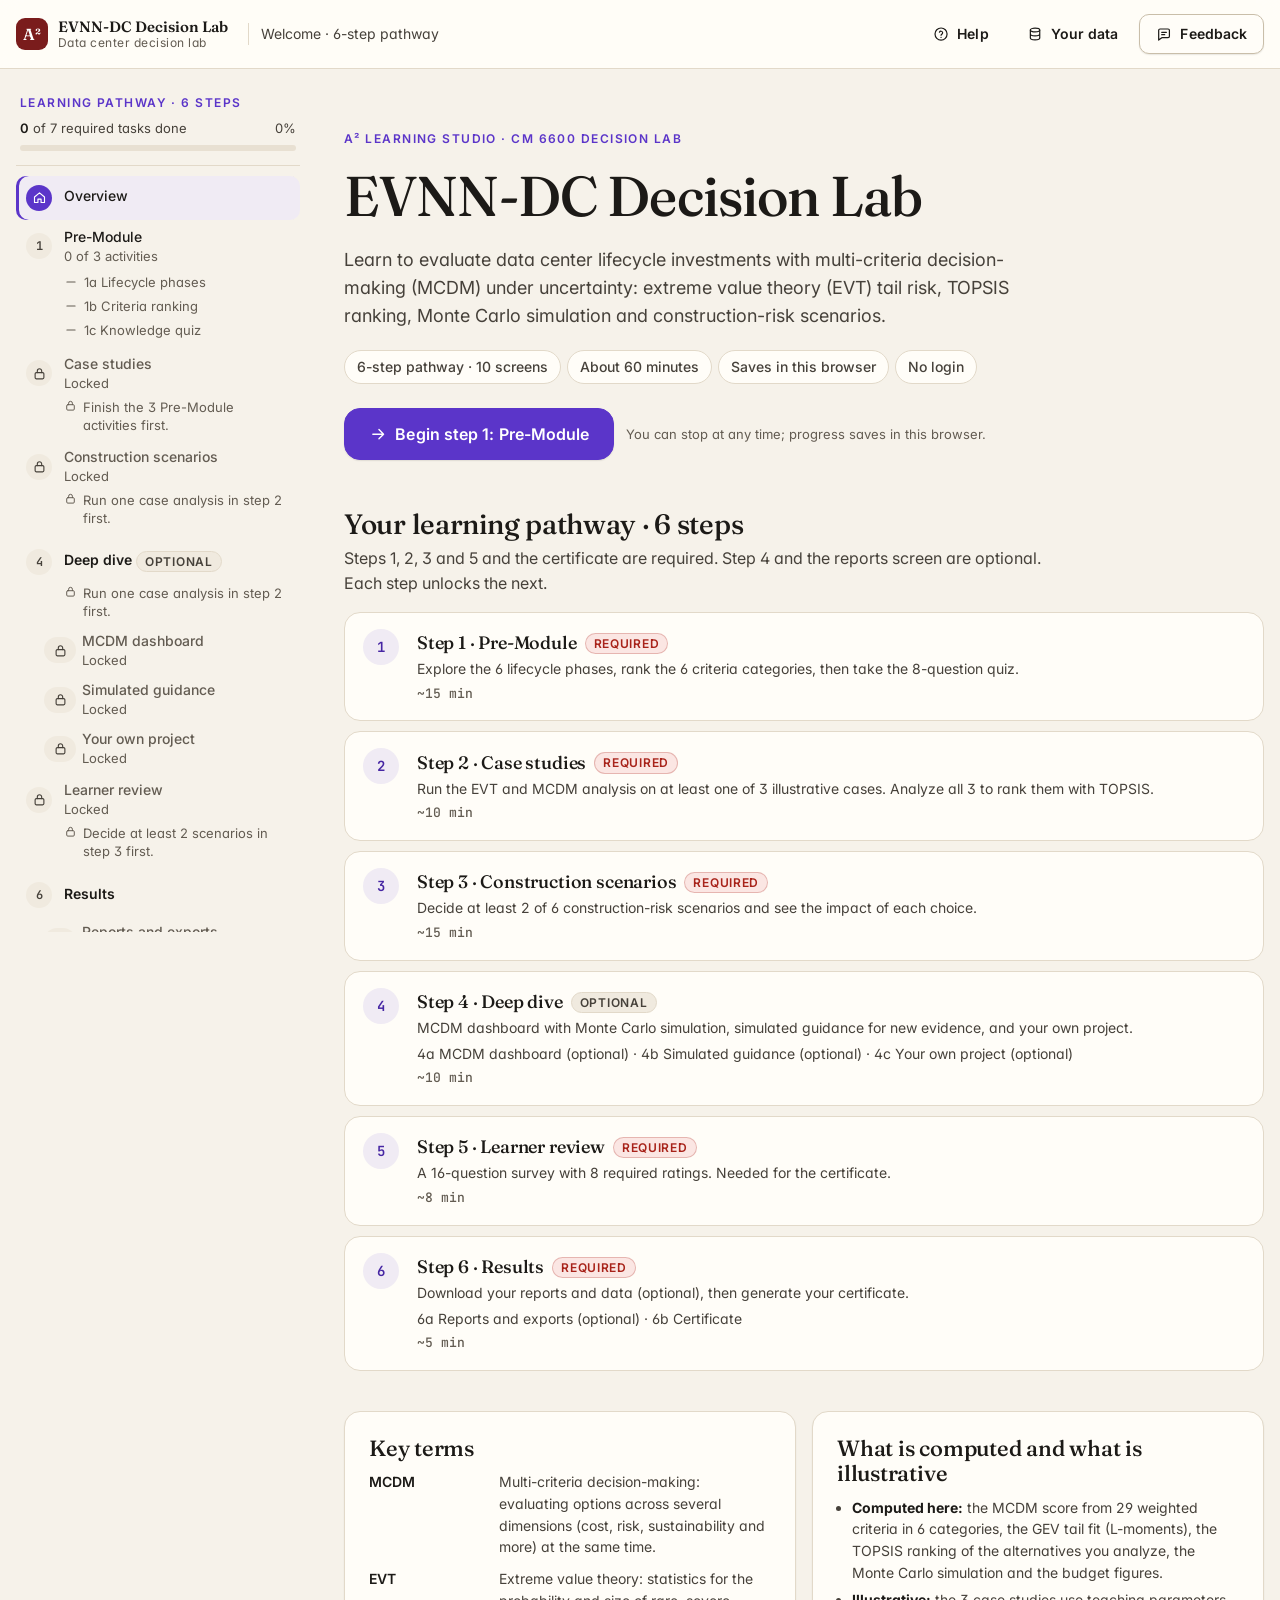
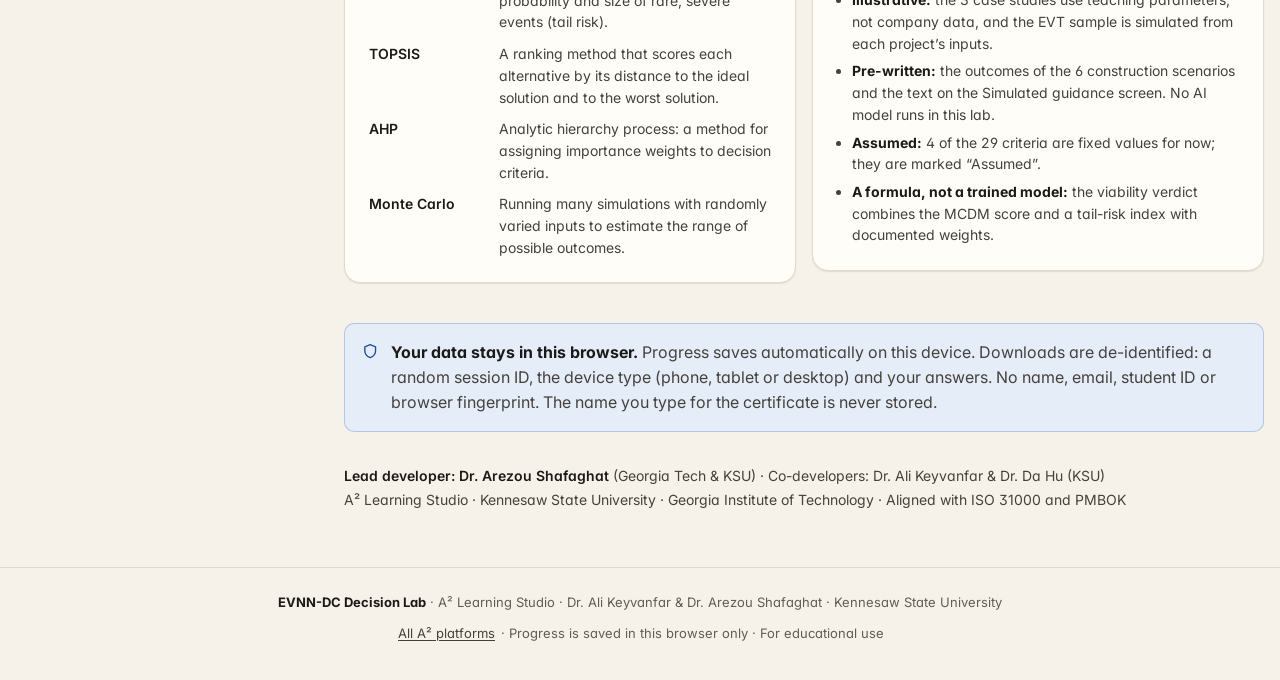
<file: evnn-dc.html>
<!DOCTYPE html>
<html lang="en">
<head>
<meta charset="UTF-8">
<meta name="viewport" content="width=device-width, initial-scale=1">
<!-- a2-kit:fonts -->
<link rel="preconnect" href="https://fonts.googleapis.com">
<link rel="preconnect" href="https://fonts.gstatic.com" crossorigin>
<link rel="stylesheet" href="https://fonts.googleapis.com/css2?family=Fraunces:opsz,wght@9..144,400;9..144,500;9..144,600&family=Inter:wght@400;500;600;700&family=JetBrains+Mono:wght@400;500;600&display=swap">
<!-- /a2-kit:fonts -->
<!-- a2-kit:css v1.0.5 -->
<style id="a2-kit-css">
/* ==========================================================================
   A² Kit · v1.0.5 · shared design language for A² Learning Studio platforms
   A² Learning Studio · Dr. Ali Keyvanfar & Dr. Arezou Shafaghat · KSU
   Canonical source: a2-learning-studio/kit/a2-kit.css (inlined into each
   platform between <!-- a2-kit:css --> markers by kit/sync.py).

   Principles: editorial and calm; Fraunces for display, Inter for UI,
   JetBrains Mono for data; warm paper surfaces; one accent per platform
   (--a2-accent), studio burgundy as the brand mark; soft depth; every text
   token >= 4.5:1 on every surface token; 24px+ targets (44px on touch);
   visible focus; reduced motion honored.

   Base element rules use :where() so they carry zero specificity and never
   override a platform's own CSS.
   ========================================================================== */

:root {
  /* type */
  --a2-font-display: "Fraunces", "Iowan Old Style", "Palatino Linotype", Palatino, Georgia, serif;
  --a2-font-ui: "Inter", system-ui, -apple-system, "Segoe UI", Roboto, "Helvetica Neue", Arial, sans-serif;
  --a2-font-mono: "JetBrains Mono", ui-monospace, SFMono-Regular, Menlo, Consolas, monospace;
  --a2-t-2xs: 0.75rem;   /* 12px, meta only (uppercase eyebrow) */
  --a2-t-xs: 0.8125rem;  /* 13px */
  --a2-t-sm: 0.875rem;   /* 14px */
  --a2-t-md: 1rem;       /* 16px body */
  --a2-t-lg: 1.125rem;   /* 18px */
  --a2-t-xl: 1.375rem;   /* 22px */
  --a2-t-2xl: 1.75rem;   /* 28px */
  --a2-t-3xl: 2.25rem;   /* 36px */
  --a2-t-4xl: clamp(2.25rem, 1.4rem + 3.2vw, 3.5rem);
  --a2-lh-tight: 1.15;
  --a2-lh: 1.55;

  /* surfaces (warm paper) */
  --a2-bg: #f6f2ea;
  --a2-surface: #fffdf8;
  --a2-surface-2: #f0eadf;
  --a2-surface-3: #e8e0d2;
  --a2-line: #e2d9c9;
  --a2-line-strong: #c9bea9;

  /* ink: all >= 4.5:1 on --a2-bg, --a2-surface and --a2-surface-2 */
  --a2-ink: #1c1a17;
  --a2-ink-2: #46413a;
  --a2-ink-3: #635c52;

  /* brand + accent (each platform overrides --a2-accent / --a2-accent-strong) */
  --a2-brand: #7a1c1c;
  --a2-accent: #7a1c1c;
  --a2-accent-strong: #5e1414;
  --a2-accent-ink: #ffffff;
  --a2-accent-soft: color-mix(in srgb, var(--a2-accent) 9%, var(--a2-surface));
  --a2-accent-line: color-mix(in srgb, var(--a2-accent) 32%, var(--a2-line));

  /* status (text-safe on light surfaces) */
  --a2-ok: #1d6b45;     --a2-ok-soft: #e5f2ea;
  --a2-warn: #8a5300;   --a2-warn-soft: #fbefd9;
  --a2-err: #a8231a;    --a2-err-soft: #fbe6e3;
  --a2-info: #1f4f9c;   --a2-info-soft: #e5edf9;

  /* spacing (4px base) */
  --a2-s1: 4px; --a2-s2: 8px; --a2-s3: 12px; --a2-s4: 16px;
  --a2-s5: 24px; --a2-s6: 32px; --a2-s7: 48px; --a2-s8: 64px;

  /* shape + depth */
  --a2-r-sm: 6px; --a2-r: 10px; --a2-r-lg: 16px; --a2-r-pill: 999px;
  --a2-shadow-1: 0 1px 2px rgba(28, 26, 23, .06), 0 1px 1px rgba(28, 26, 23, .04);
  --a2-shadow-2: 0 10px 24px -12px rgba(28, 26, 23, .22), 0 2px 6px rgba(28, 26, 23, .06);
  --a2-shadow-3: 0 24px 60px -20px rgba(28, 26, 23, .34), 0 4px 12px rgba(28, 26, 23, .08);

  /* motion */
  --a2-ease: cubic-bezier(.2, .7, .2, 1);
  --a2-dur: 180ms;

  /* layout */
  --a2-max: 1120px;
  --a2-bar-h: 56px;
  --a2-target: 44px;
  --a2-focus-ring: 0 0 0 2px var(--a2-surface), 0 0 0 4px var(--a2-accent);

  color-scheme: light;
}

/* ---------- base (zero specificity) ---------- */
:where(html.a2) { -webkit-text-size-adjust: 100%; text-size-adjust: 100%; scroll-padding-top: calc(var(--a2-bar-h) + 12px); }
:where(body.a2) {
  margin: 0;
  background: var(--a2-bg);
  color: var(--a2-ink);
  font: 400 var(--a2-t-md)/var(--a2-lh) var(--a2-font-ui);
  font-feature-settings: "cv11", "ss01";
  -webkit-font-smoothing: antialiased;
  text-rendering: optimizeLegibility;
}
:where(body.a2) :where(h1, h2, h3) {
  font-family: var(--a2-font-display);
  font-weight: 500;
  line-height: var(--a2-lh-tight);
  letter-spacing: -0.01em;
  color: var(--a2-ink);
  font-optical-sizing: auto;
}
:where(body.a2) :where(h4, h5, h6) { font-family: var(--a2-font-ui); font-weight: 600; line-height: 1.3; }
:where(body.a2) :where(a) { color: var(--a2-accent); text-underline-offset: .18em; text-decoration-thickness: 1px; }
:where(body.a2) :where(a:hover) { color: var(--a2-accent-strong); }
:where(body.a2) :where(code, kbd, samp, pre, .a2-num) { font-family: var(--a2-font-mono); font-variant-numeric: tabular-nums; }
:where(body.a2) :where(button, input, select, textarea) { font: inherit; color: inherit; }
:where(body.a2) :where(img, svg, video, canvas) { max-width: 100%; }
:where(body.a2) ::selection { background: color-mix(in srgb, var(--a2-accent) 22%, transparent); }

/* one visible focus style everywhere (keyboard only) */
:where(body.a2) :focus { outline: none; }
:where(body.a2) :focus-visible {
  outline: 2px solid var(--a2-accent);
  outline-offset: 2px;
  border-radius: var(--a2-r-sm);
}
:where(body.a2) :where(input, select, textarea):focus-visible { outline-offset: 0; }

/* ---------- utilities ---------- */
.a2-sr, .a2-visually-hidden {
  position: absolute !important; width: 1px !important; height: 1px !important;
  padding: 0 !important; margin: -1px !important; overflow: hidden !important;
  clip: rect(0 0 0 0) !important; white-space: nowrap !important; border: 0 !important;
}
.a2-skip {
  position: fixed; left: var(--a2-s3); top: -100px; z-index: 10000;
  background: var(--a2-ink); color: #fff; padding: 10px 16px; border-radius: var(--a2-r);
  font: 600 var(--a2-t-sm)/1 var(--a2-font-ui); text-decoration: none;
  transition: top var(--a2-dur) var(--a2-ease);
}
.a2-skip:focus { top: var(--a2-s3); color: #fff; }
.a2-container { width: min(100% - 2 * var(--a2-s4), var(--a2-max)); margin-inline: auto; }
.a2-stack > * + * { margin-top: var(--a2-stack, var(--a2-s4)); }
.a2-row { display: flex; gap: var(--a2-s3); align-items: center; flex-wrap: wrap; }
.a2-grow { flex: 1 1 auto; }
.a2-mono { font-family: var(--a2-font-mono); font-variant-numeric: tabular-nums; }
.a2-eyebrow {
  font: 600 var(--a2-t-2xs)/1.2 var(--a2-font-ui); letter-spacing: .12em; text-transform: uppercase;
  color: var(--a2-ink-3);
}
.a2-eyebrow.is-accent { color: var(--a2-accent); }
.a2-lede { font-size: var(--a2-t-lg); color: var(--a2-ink-2); max-width: 62ch; }
.a2-muted { color: var(--a2-ink-3); }
.a2-display { font-family: var(--a2-font-display); font-weight: 500; letter-spacing: -0.015em; line-height: var(--a2-lh-tight); }
.a2-hr { border: 0; border-top: 1px solid var(--a2-line); margin: var(--a2-s5) 0; }

/* ---------- icons ---------- */
.a2-ico { width: 1.15em; height: 1.15em; flex: none; stroke: currentColor; fill: none; stroke-width: 1.8; stroke-linecap: round; stroke-linejoin: round; vertical-align: -0.2em; }
.a2-ico.is-fill { fill: currentColor; stroke: none; }

/* ---------- buttons ---------- */
.a2-btn {
  --_bg: var(--a2-surface); --_fg: var(--a2-ink); --_bd: var(--a2-line-strong);
  display: inline-flex; align-items: center; justify-content: center; gap: var(--a2-s2);
  min-height: var(--a2-target); padding: 0 var(--a2-s4);
  border: 1px solid var(--_bd); border-radius: var(--a2-r);
  background: var(--_bg); color: var(--_fg);
  font: 600 var(--a2-t-sm)/1.1 var(--a2-font-ui); letter-spacing: .005em;
  text-decoration: none; cursor: pointer; user-select: none; white-space: nowrap;
  box-shadow: var(--a2-shadow-1);
  transition: background var(--a2-dur) var(--a2-ease), border-color var(--a2-dur) var(--a2-ease),
              box-shadow var(--a2-dur) var(--a2-ease), transform var(--a2-dur) var(--a2-ease);
}
.a2-btn:hover { --_bd: var(--a2-ink-3); color: var(--_fg); }
.a2-btn:active { transform: translateY(1px); }
.a2-btn[disabled], .a2-btn[aria-disabled="true"] { opacity: .5; cursor: not-allowed; box-shadow: none; transform: none; }
.a2-btn.is-primary { --_bg: var(--a2-accent); --_fg: var(--a2-accent-ink); --_bd: var(--a2-accent); }
.a2-btn.is-primary:hover { --_bg: var(--a2-accent-strong); --_bd: var(--a2-accent-strong); }
.a2-btn.is-quiet { --_bg: transparent; --_bd: transparent; box-shadow: none; }
.a2-btn.is-quiet:hover { --_bg: var(--a2-surface-2); }
.a2-btn.is-danger { --_fg: var(--a2-err); --_bd: color-mix(in srgb, var(--a2-err) 45%, var(--a2-line)); }
.a2-btn.is-sm { min-height: 36px; padding: 0 var(--a2-s3); font-size: var(--a2-t-xs); }
.a2-btn.is-lg { min-height: 52px; padding: 0 var(--a2-s5); font-size: var(--a2-t-md); border-radius: var(--a2-r-lg); }
.a2-btn.is-icon { width: var(--a2-target); padding: 0; }
.a2-btn.is-block { width: 100%; }
.a2-btn.a2-btn:focus-visible { outline: none; box-shadow: var(--a2-focus-ring); }
@media (pointer: fine) { .a2-btn.is-sm { min-height: 32px; } }

/* ---------- surfaces ---------- */
.a2-card {
  background: var(--a2-surface); border: 1px solid var(--a2-line); border-radius: var(--a2-r-lg);
  box-shadow: var(--a2-shadow-1); padding: var(--a2-s5);
}
.a2-card.is-raised { box-shadow: var(--a2-shadow-2); }
.a2-card.is-accent { border-top: 3px solid var(--a2-accent); }
.a2-card.is-interactive { transition: box-shadow var(--a2-dur) var(--a2-ease), border-color var(--a2-dur) var(--a2-ease), transform var(--a2-dur) var(--a2-ease); }
.a2-card.is-interactive:hover { box-shadow: var(--a2-shadow-2); border-color: var(--a2-line-strong); transform: translateY(-1px); }
.a2-panel { background: var(--a2-surface-2); border-radius: var(--a2-r); padding: var(--a2-s4); }

/* ---------- chips, badges, tags ---------- */
.a2-chip {
  display: inline-flex; align-items: center; gap: 6px; min-height: 28px; padding: 0 10px;
  border-radius: var(--a2-r-pill); border: 1px solid var(--a2-line); background: var(--a2-surface);
  font: 500 var(--a2-t-xs)/1 var(--a2-font-ui); color: var(--a2-ink-2);
}
.a2-chip.is-accent { background: var(--a2-accent-soft); border-color: var(--a2-accent-line); color: var(--a2-accent-strong); }
button.a2-chip { cursor: pointer; min-height: 36px; }
button.a2-chip[aria-pressed="true"] { background: var(--a2-accent); border-color: var(--a2-accent); color: var(--a2-accent-ink); }
.a2-badge {
  display: inline-flex; align-items: center; gap: 4px; padding: 3px 8px; border-radius: var(--a2-r-pill);
  font: 600 var(--a2-t-2xs)/1.1 var(--a2-font-ui); letter-spacing: .06em; text-transform: uppercase;
  border: 1px solid transparent; vertical-align: middle;
}
.a2-badge.is-required { background: var(--a2-err-soft); color: var(--a2-err); border-color: color-mix(in srgb, var(--a2-err) 25%, transparent); }
.a2-badge.is-optional { background: var(--a2-surface-2); color: var(--a2-ink-2); border-color: var(--a2-line); }
.a2-badge.is-done { background: var(--a2-ok-soft); color: var(--a2-ok); }
.a2-badge.is-locked { background: var(--a2-surface-2); color: var(--a2-ink-3); }
.a2-badge.is-new, .a2-badge.is-accent { background: var(--a2-accent-soft); color: var(--a2-accent-strong); border-color: var(--a2-accent-line); }

/* ---------- callouts (guidance) ---------- */
.a2-callout {
  display: grid; grid-template-columns: auto 1fr; gap: var(--a2-s3); align-items: start;
  padding: var(--a2-s4); border-radius: var(--a2-r); border: 1px solid var(--a2-line);
  background: var(--a2-surface); color: var(--a2-ink-2);
}
.a2-callout > .a2-ico { margin-top: 2px; color: var(--a2-accent); }
.a2-callout strong { color: var(--a2-ink); }
.a2-callout.is-next { background: var(--a2-accent-soft); border-color: var(--a2-accent-line); }
.a2-callout.is-info { background: var(--a2-info-soft); border-color: color-mix(in srgb, var(--a2-info) 25%, transparent); }
.a2-callout.is-info > .a2-ico { color: var(--a2-info); }
.a2-callout.is-warn { background: var(--a2-warn-soft); border-color: color-mix(in srgb, var(--a2-warn) 25%, transparent); }
.a2-callout.is-warn > .a2-ico { color: var(--a2-warn); }
.a2-callout.is-ok { background: var(--a2-ok-soft); border-color: color-mix(in srgb, var(--a2-ok) 25%, transparent); }
.a2-callout.is-ok > .a2-ico { color: var(--a2-ok); }

/* ---------- forms ---------- */
.a2-field { display: grid; gap: 6px; }
.a2-field > label, .a2-label { font: 600 var(--a2-t-sm)/1.3 var(--a2-font-ui); color: var(--a2-ink); display: flex; gap: 8px; align-items: center; flex-wrap: wrap; }
.a2-hint { font-size: var(--a2-t-xs); color: var(--a2-ink-3); }
.a2-error { font-size: var(--a2-t-xs); color: var(--a2-err); font-weight: 600; }
.a2-input, .a2-select, .a2-textarea {
  width: 100%; min-height: var(--a2-target); box-sizing: border-box; padding: 10px 12px;
  border: 1px solid var(--a2-line-strong); border-radius: var(--a2-r); background: var(--a2-surface);
  color: var(--a2-ink); font: 400 var(--a2-t-md)/1.4 var(--a2-font-ui);
  transition: border-color var(--a2-dur) var(--a2-ease), box-shadow var(--a2-dur) var(--a2-ease);
}
.a2-textarea { min-height: 96px; resize: vertical; }
.a2-input::placeholder, .a2-textarea::placeholder { color: var(--a2-ink-3); }
.a2-input:focus-visible, .a2-select:focus-visible, .a2-textarea:focus-visible { outline: none; border-color: var(--a2-accent); box-shadow: 0 0 0 3px color-mix(in srgb, var(--a2-accent) 22%, transparent); }
.a2-input[aria-invalid="true"] { border-color: var(--a2-err); }
.a2-scale { display: flex; gap: var(--a2-s2); flex-wrap: wrap; }
.a2-scale label {
  position: relative; display: inline-grid; place-items: center; min-width: var(--a2-target); min-height: var(--a2-target);
  padding: 0 10px; border: 1px solid var(--a2-line-strong); border-radius: var(--a2-r); background: var(--a2-surface);
  font: 600 var(--a2-t-sm)/1 var(--a2-font-ui); cursor: pointer;
}
.a2-scale input { position: absolute; opacity: 0; inset: 0; margin: 0; cursor: pointer; }
.a2-scale label:has(input:checked) { background: var(--a2-accent); border-color: var(--a2-accent); color: var(--a2-accent-ink); }
.a2-scale label:has(input:focus-visible) { box-shadow: var(--a2-focus-ring); }
.a2-scale-ends { display: flex; justify-content: space-between; font-size: var(--a2-t-xs); color: var(--a2-ink-3); max-width: 340px; }

/* ---------- progress + stepper ---------- */
.a2-progress { height: 6px; border-radius: var(--a2-r-pill); background: var(--a2-surface-3); overflow: hidden; }
.a2-progress > span { display: block; height: 100%; width: var(--a2-pct, 0%); background: var(--a2-accent); border-radius: inherit; transition: width .4s var(--a2-ease); }
.a2-stepper { position: relative; list-style: none; margin: 0; padding: 0; display: flex; gap: var(--a2-s2); overflow-x: auto; scrollbar-width: thin; }
.a2-stepper > li { flex: none; position: relative; }
.a2-step {
  display: inline-flex; align-items: center; gap: 8px; min-height: 40px; padding: 0 12px 0 6px;
  border-radius: var(--a2-r-pill); border: 1px solid var(--a2-line); background: var(--a2-surface);
  font: 500 var(--a2-t-xs)/1.1 var(--a2-font-ui); color: var(--a2-ink-2); text-decoration: none; cursor: pointer; white-space: nowrap;
}
.a2-step .a2-step-n {
  display: inline-grid; place-items: center; width: 26px; height: 26px; border-radius: 50%;
  background: var(--a2-surface-2); color: var(--a2-ink-2); font: 600 12px/1 var(--a2-font-mono);
}
.a2-step[aria-current="step"] { border-color: var(--a2-accent); color: var(--a2-ink); background: var(--a2-accent-soft); }
.a2-step[aria-current="step"] .a2-step-n { background: var(--a2-accent); color: var(--a2-accent-ink); }
.a2-step.is-done .a2-step-n { background: var(--a2-ok); color: #fff; }
.a2-step.is-locked, .a2-step[aria-disabled="true"] { color: var(--a2-ink-3); cursor: not-allowed; background: var(--a2-surface-2); }
.a2-step:focus-visible { outline: none; box-shadow: var(--a2-focus-ring); }

/* ---------- suite bar (shared top bar) ---------- */
.a2-bar {
  position: sticky; top: 0; z-index: 900; min-height: var(--a2-bar-h);
  display: flex; align-items: center; gap: var(--a2-s3); padding: 6px var(--a2-s4);
  background: color-mix(in srgb, var(--a2-surface) 96%, transparent);
  -webkit-backdrop-filter: saturate(1.4) blur(10px); backdrop-filter: saturate(1.4) blur(10px);
  border-bottom: 1px solid var(--a2-line);
  font-family: var(--a2-font-ui);
}
.a2-bar-brand { display: flex; align-items: center; gap: 10px; min-width: 0; color: var(--a2-ink); text-decoration: none; }
.a2-mark {
  flex: none; display: inline-flex; align-items: center; justify-content: center; width: 32px; height: 32px; border-radius: 9px;
  background: var(--a2-brand); color: #fff; font: 600 16px/1 var(--a2-font-display); letter-spacing: -.02em;
}
.a2-bar-title { display: grid; min-width: 0; line-height: 1.15; }
.a2-bar-title b { font: 600 15px/1.2 var(--a2-font-display); color: var(--a2-ink); white-space: nowrap; overflow: hidden; text-overflow: ellipsis; }
.a2-bar-title small { font-size: var(--a2-t-2xs); color: var(--a2-ink-3); letter-spacing: .04em; white-space: nowrap; overflow: hidden; text-overflow: ellipsis; }
.a2-bar-where { margin-left: var(--a2-s2); padding-left: var(--a2-s3); border-left: 1px solid var(--a2-line); font-size: var(--a2-t-sm); color: var(--a2-ink-2); min-width: 0; white-space: nowrap; overflow: hidden; text-overflow: ellipsis; }
.a2-bar-where:empty { display: none; }
.a2-bar-actions { margin-left: auto; display: flex; align-items: center; gap: 4px; }
.a2-bar-actions .a2-btn { min-height: 40px; }
.a2-bar-actions .a2-btn .a2-btn-label { display: inline; }
.a2-bar .a2-more { display: none; }
@media (max-width: 720px) {
  .a2-bar-where { display: none; }
  .a2-bar .a2-hide-sm { display: none; }
  .a2-bar .a2-more { display: inline-flex; }
  .a2-bar-actions .a2-btn .a2-btn-label { display: none; }
  .a2-bar-actions .a2-btn { width: 44px; min-height: 44px; padding: 0; }
}
@media (max-width: 380px) { .a2-bar-title small { display: none; } }
.a2-menu { display: grid; gap: var(--a2-s2); }
.a2-menu .a2-btn { justify-content: flex-start; width: 100%; min-height: 52px; font-size: var(--a2-t-md); }
.a2-menu .a2-btn .a2-state { margin-left: auto; font-weight: 500; color: var(--a2-ink-3); font-size: var(--a2-t-sm); }

/* where-am-I strip under the bar (mobile shows location here) */
.a2-where {
  display: none; padding: 8px var(--a2-s4); font-size: var(--a2-t-sm); color: var(--a2-ink-2);
  background: var(--a2-surface); border-bottom: 1px solid var(--a2-line);
}
@media (max-width: 720px) { .a2-where:not(:empty) { display: block; } }

/* ---------- next-step dock ---------- */
.a2-nextbar {
  position: sticky; bottom: 0; z-index: 800; display: flex; gap: var(--a2-s3); align-items: center; flex-wrap: wrap;
  padding: var(--a2-s3) var(--a2-s4); background: color-mix(in srgb, var(--a2-surface) 94%, transparent);
  -webkit-backdrop-filter: blur(8px); backdrop-filter: blur(8px); border-top: 1px solid var(--a2-line);
}
.a2-nextbar .a2-nextbar-text { flex: 1 1 220px; font-size: var(--a2-t-sm); color: var(--a2-ink-2); }
.a2-nextbar .a2-nextbar-text strong { color: var(--a2-ink); }

/* ---------- dialog ---------- */
.a2-dialog {
  width: min(560px, calc(100vw - 24px)); max-height: min(86vh, 760px); padding: 0; border: 1px solid var(--a2-line);
  border-radius: var(--a2-r-lg); background: var(--a2-surface); color: var(--a2-ink); box-shadow: var(--a2-shadow-3);
  font-family: var(--a2-font-ui);
}
.a2-dialog::backdrop { background: rgba(28, 26, 23, .42); }
.a2-dialog[open] { display: flex; flex-direction: column; }
.a2-dialog-head { display: flex; align-items: start; gap: var(--a2-s3); padding: var(--a2-s5) var(--a2-s5) var(--a2-s3); }
.a2-dialog-head h2 { margin: 0; font-size: var(--a2-t-xl); }
.a2-dialog-head p { margin: 6px 0 0; color: var(--a2-ink-2); font-size: var(--a2-t-sm); }
.a2-dialog-head [data-a2-close] { flex: none; }
.a2-dialog-body { padding: 0 var(--a2-s5) var(--a2-s4); overflow: auto; }
.a2-dialog-foot { display: flex; gap: var(--a2-s2); justify-content: flex-end; flex-wrap: wrap; padding: var(--a2-s4) var(--a2-s5); border-top: 1px solid var(--a2-line); background: var(--a2-surface-2); border-radius: 0 0 var(--a2-r-lg) var(--a2-r-lg); }
.a2-dialog fieldset { border: 0; padding: 0; margin: 0 0 var(--a2-s5); }
.a2-dialog legend { font: 600 var(--a2-t-sm)/1.3 var(--a2-font-ui); margin-bottom: var(--a2-s2); padding: 0; display: flex; gap: 8px; align-items: center; }

/* ---------- toast (pages with a fixed bottom bar set --a2-dock-h) ---------- */
.a2-toasts { position: fixed; z-index: 10001; left: 50%; bottom: calc(var(--a2-dock-h, 0px) + var(--a2-s5)); transform: translateX(-50%); display: grid; gap: var(--a2-s2); width: min(440px, calc(100vw - 24px)); pointer-events: none; }
.a2-toasts.is-top { bottom: auto; top: calc(var(--a2-bar-h) + var(--a2-s3)); } /* moved while the bottom spot would cover the focused control */
.a2-toast {
  pointer-events: auto; display: flex; gap: var(--a2-s3); align-items: center; padding: 12px 16px; border-radius: var(--a2-r);
  background: var(--a2-ink); color: #fff; font: 500 var(--a2-t-sm)/1.4 var(--a2-font-ui); box-shadow: var(--a2-shadow-3);
  animation: a2-rise .22s var(--a2-ease);
}
@keyframes a2-rise { from { opacity: 0; transform: translateY(8px); } to { opacity: 1; transform: none; } }

/* ---------- media: captions + transcript ---------- */
.a2-captions {
  position: fixed; z-index: 950; left: 50%; bottom: calc(var(--a2-s5) + env(safe-area-inset-bottom, 0px)); transform: translateX(-50%);
  width: min(760px, calc(100vw - 24px)); display: none; gap: var(--a2-s3); align-items: start;
  padding: 12px 14px 12px 16px; border-radius: var(--a2-r-lg); background: rgba(28, 26, 23, .92); color: #fff;
  box-shadow: var(--a2-shadow-3); font: 500 var(--a2-t-md)/1.45 var(--a2-font-ui);
}
.a2-captions.is-on { display: flex; }
.a2-captions-text { flex: 1; max-height: 4.4em; overflow: auto; }
.a2-captions-label { display: block; font: 600 var(--a2-t-2xs)/1.3 var(--a2-font-ui); letter-spacing: .1em; text-transform: uppercase; color: #d8cfc0; margin-bottom: 2px; }
.a2-captions .a2-btn { --_bg: rgba(255, 255, 255, .08); --_fg: #fff; --_bd: rgba(255, 255, 255, .22); box-shadow: none; min-height: 40px; }
.a2-captions .a2-btn:hover { --_bg: rgba(255, 255, 255, .16); --_bd: rgba(255, 255, 255, .4); }
@media (max-width: 560px) {
  /* phones: label + controls on one row, caption text full width below */
  .a2-captions.is-on { display: grid; grid-template-columns: minmax(0, 1fr) repeat(4, auto); gap: 6px; align-items: center; padding: 10px 10px 12px 14px; }
  .a2-captions-text { display: contents; }
  .a2-captions-label { grid-column: 1; grid-row: 1; margin: 0; white-space: nowrap; overflow: hidden; text-overflow: ellipsis; }
  .a2-captions-line { grid-column: 1 / -1; grid-row: 2; }
  .a2-captions .a2-btn { min-height: 36px; min-width: 36px; width: 36px; height: 36px; padding: 0; }
}
.a2-transcript { font-size: var(--a2-t-sm); color: var(--a2-ink-2); }
.a2-transcript summary { cursor: pointer; font-weight: 600; color: var(--a2-ink); min-height: 32px; display: flex; align-items: center; gap: 8px; }
.a2-transcript[open] summary { margin-bottom: var(--a2-s2); }

/* ---------- tables + kpi ---------- */
.a2-table { width: 100%; border-collapse: collapse; font-size: var(--a2-t-sm); }
.a2-table th { text-align: left; font: 600 var(--a2-t-xs)/1.3 var(--a2-font-ui); color: var(--a2-ink-2); letter-spacing: .02em; padding: 10px 12px; border-bottom: 1px solid var(--a2-line-strong); background: var(--a2-surface-2); }
.a2-table td { padding: 10px 12px; border-bottom: 1px solid var(--a2-line); vertical-align: top; }
.a2-table .num { font-family: var(--a2-font-mono); font-variant-numeric: tabular-nums; text-align: right; }
.a2-kpis { display: grid; grid-template-columns: repeat(auto-fit, minmax(140px, 1fr)); gap: var(--a2-s3); }
.a2-kpi { padding: var(--a2-s4); border-radius: var(--a2-r); background: var(--a2-surface); border: 1px solid var(--a2-line); }
.a2-kpi b { display: block; font: 500 var(--a2-t-2xl)/1.05 var(--a2-font-display); color: var(--a2-ink); letter-spacing: -.02em; }
.a2-kpi span { display: block; margin-top: 6px; font-size: var(--a2-t-xs); color: var(--a2-ink-3); }

/* ---------- tabs ---------- */
.a2-tabs { display: flex; gap: 2px; border-bottom: 1px solid var(--a2-line); overflow-x: auto; scrollbar-width: thin; }
.a2-tab {
  flex: none; min-height: var(--a2-target); padding: 0 var(--a2-s4); border: 0; border-bottom: 2px solid transparent; background: none;
  font: 600 var(--a2-t-sm)/1 var(--a2-font-ui); color: var(--a2-ink-2); cursor: pointer; margin-bottom: -1px;
}
.a2-tab[aria-selected="true"] { color: var(--a2-ink); border-bottom-color: var(--a2-accent); }
.a2-tab:hover { color: var(--a2-ink); }
.a2-tab:focus-visible { outline: none; box-shadow: inset var(--a2-focus-ring); }

/* ---------- footer ---------- */
.a2-foot {
  border-top: 1px solid var(--a2-line); margin-top: var(--a2-s7); padding: var(--a2-s5) var(--a2-s4) var(--a2-s6);
  font-size: var(--a2-t-xs); color: var(--a2-ink-3); text-align: center; line-height: 1.6;
}
.a2-foot a { color: var(--a2-ink-2); display: inline-block; padding: 4px 2px; }

/* ---------- motion preferences ---------- */
@media (prefers-reduced-motion: reduce) {
  *, *::before, *::after {
    animation-duration: .001ms !important; animation-iteration-count: 1 !important;
    transition-duration: .001ms !important; scroll-behavior: auto !important;
  }
}
html.a2-reduce-motion *, html.a2-reduce-motion *::before, html.a2-reduce-motion *::after {
  animation-duration: .001ms !important; animation-iteration-count: 1 !important;
  transition-duration: .001ms !important; scroll-behavior: auto !important;
}

/* ---------- print ---------- */
@media print {
  .a2-bar, .a2-nextbar, .a2-captions, .a2-toasts, .a2-skip { display: none !important; }
  :where(body.a2) { background: #fff; }
}

/* toggle buttons in the bar: pressed = on */
.a2-bar [aria-pressed="false"] { color: var(--a2-ink-3); }

/* hidden always wins over component display rules */
.a2-btn[hidden], .a2-chip[hidden], .a2-badge[hidden], .a2-callout[hidden], .a2-card[hidden], .a2-panel[hidden] { display: none !important; }
</style>
<!-- /a2-kit:css -->
<title>EVNN-DC Decision Lab · A² Learning Studio</title>
<meta name="description" content="A graduate decision lab (CM 6600) for data center lifecycle investment under uncertainty: a 6-step pathway with lifecycle phases, criteria ranking, a quiz, EVT and MCDM case analyses, TOPSIS ranking, Monte Carlo simulation, construction-risk scenarios, a learner review, de-identified exports and a certificate.">
<meta name="theme-color" content="#f6f2ea">
<style>
  /* EVNN-DC Decision Lab · page styles on top of the A² kit (tokens, components) */
  :root { --ev-dock-h: 76px; --ev-side-w: 288px; --ev-s1: #5b35c9; --ev-s2: #c2560f; }
  html.a2 { scroll-padding-bottom: calc(var(--ev-dock-h) + 16px); }
  body.a2 { min-height: 100dvh; }
  .a2-where { display: none !important; } /* the pathway button in the step dock replaces the kit strip */
  .ev-noscript { margin: 24px auto; max-width: 720px; }
  .ev-shell [hidden] { display: none !important; }
  /* programmatic focus targets (headings, result panels) are not controls: no ring */
  .ev-main [tabindex="-1"]:focus { outline: none; box-shadow: none; }

  /* ---------- shell: pathway sidebar + main ---------- */
  .ev-shell { width: min(100% - 32px, 1320px); margin: 0 auto; display: grid; grid-template-columns: var(--ev-side-w) minmax(0, 1fr); gap: 40px; align-items: start; }
  .ev-main { min-width: 0; outline: none; }
  .ev-side { position: sticky; top: calc(var(--a2-bar-h) + 20px); max-height: calc(100dvh - var(--a2-bar-h) - 32px); overflow: auto; padding: 20px 4px 24px 0; scrollbar-width: thin; }
  @media (max-width: 1079px) { .ev-shell { grid-template-columns: minmax(0, 1fr); gap: 0; } .ev-side { display: none; } }

  .ev-path-head { padding: 0 4px 14px; border-bottom: 1px solid var(--a2-line); margin-bottom: 10px; }
  .ev-path-head .a2-eyebrow { display: block; margin-bottom: 8px; }
  .ev-path-prog { display: flex; justify-content: space-between; gap: 8px; font-size: var(--a2-t-xs); color: var(--a2-ink-2); margin: 0 0 6px; }
  .ev-path-prog b { color: var(--a2-ink); font-weight: 600; }
  .ev-steps { list-style: none; margin: 0; padding: 0; display: grid; gap: 2px; }
  .ev-steps ol, .ev-steps ul { list-style: none; margin: 0; padding: 0; }
  .ev-nav { display: grid; grid-template-columns: 28px minmax(0, 1fr); gap: 10px; align-items: center; width: 100%; min-height: 44px; padding: 6px 10px; border: 0; border-radius: var(--a2-r); background: none; color: var(--a2-ink); text-align: left; cursor: pointer; font: 500 var(--a2-t-sm)/1.3 var(--a2-font-ui); }
  .ev-nav:hover { background: var(--a2-surface-2); }
  .ev-nav:focus-visible { outline: none; box-shadow: var(--a2-focus-ring); }
  .ev-nav[aria-current="step"] { background: var(--a2-accent-soft); box-shadow: inset 3px 0 0 var(--a2-accent); }
  .ev-nav[aria-current="step"]:focus-visible { box-shadow: inset 3px 0 0 var(--a2-accent), var(--a2-focus-ring); }
  .ev-nav[aria-disabled="true"] { color: var(--a2-ink-3); cursor: not-allowed; }
  .ev-nav[aria-disabled="true"]:hover { background: none; }
  .ev-nav-n { width: 26px; height: 26px; border-radius: 50%; display: inline-grid; place-items: center; background: var(--a2-surface-2); color: var(--a2-ink-2); font: 600 12px/1 var(--a2-font-mono); }
  .ev-nav-n .a2-ico { width: 15px; height: 15px; }
  .ev-nav.is-done .ev-nav-n { background: var(--a2-ok); color: #fff; }
  .ev-nav[aria-current="step"] .ev-nav-n { background: var(--a2-accent); color: #fff; }
  .ev-nav-t { min-width: 0; }
  .ev-nav-s { display: flex; flex-wrap: wrap; gap: 4px 6px; align-items: center; font-size: var(--a2-t-xs); font-weight: 400; color: var(--a2-ink-3); margin-top: 2px; }
  .ev-nav-s .a2-badge { padding: 1px 6px; }
  .ev-nav.is-done .ev-nav-s { color: var(--a2-ok); }
  .ev-group { display: grid; grid-template-columns: 28px minmax(0, 1fr); gap: 10px; align-items: center; min-height: 40px; padding: 6px 10px 2px; font: 600 var(--a2-t-sm)/1.3 var(--a2-font-ui); color: var(--a2-ink); }
  .ev-subnav { padding-left: 18px !important; }
  .ev-group-why { margin: -2px 10px 4px 48px; }
  .ev-subnav .ev-nav { min-height: 40px; }
  .ev-subnav .ev-nav-n { width: 32px; border-radius: 999px; font-size: 12px; }
  .ev-tasks { padding: 0 10px 6px 48px !important; display: grid; gap: 2px; }
  .ev-tasks li { display: flex; gap: 6px; align-items: center; font-size: var(--a2-t-xs); color: var(--a2-ink-3); min-height: 22px; }
  .ev-tasks li .a2-ico { width: 14px; height: 14px; }
  .ev-tasks li.is-done { color: var(--a2-ok); }
  .ev-tasks li.is-done span { color: var(--a2-ink-2); }
  .ev-nav-why { display: flex; gap: 6px; align-items: flex-start; margin: 0 10px 6px 48px; font-size: var(--a2-t-xs); color: var(--a2-ink-3); line-height: 1.4; }
  .ev-nav-why .a2-ico { width: 13px; height: 13px; margin-top: 1px; flex: none; }
  .ev-path-foot { margin-top: 16px; padding: 12px 4px 0; border-top: 1px solid var(--a2-line); font-size: var(--a2-t-xs); color: var(--a2-ink-3); display: grid; gap: 8px; }
  .ev-path-foot .a2-btn { justify-self: start; }
  .ev-path-dlg .ev-steps { margin-top: 4px; }

  /* ---------- screens ---------- */
  .ev-page[hidden] { display: none; }
  .ev-page { padding-bottom: 8px; }
  .ev-head { max-width: 780px; margin: 28px 0 18px; }
  .ev-head h1 { font-size: clamp(1.9rem, 1.35rem + 1.7vw, 2.6rem); margin: 10px 0 10px; }
  .ev-head h1:focus, .ev-focus:focus { outline: none; }
  .ev-head .a2-lede { margin: 0; }
  .ev-head .ev-badges { display: flex; gap: 6px; flex-wrap: wrap; margin-top: 12px; }
  .ev-sec { margin-top: 40px; }
  .ev-sec > h2, .ev-h2 { font-size: var(--a2-t-2xl); margin: 0 0 6px; }
  .ev-sec-lede { color: var(--a2-ink-2); margin: 0 0 16px; max-width: 72ch; }
  .ev-next { margin: 0 0 20px; }
  .ev-next p { margin: 0; }
  .ev-next .ev-next-sub { margin-top: 4px; font-size: var(--a2-t-sm); }
  .ev-grid2 { display: grid; grid-template-columns: repeat(2, minmax(0, 1fr)); gap: 16px; align-items: start; }
  .ev-grid3 { display: grid; grid-template-columns: repeat(3, minmax(0, 1fr)); gap: 12px; }
  @media (max-width: 900px) { .ev-grid2, .ev-grid3 { grid-template-columns: minmax(0, 1fr); } }
  .ev-card-h { font-size: var(--a2-t-xl); margin: 0 0 10px; }
  .ev-h3 { font: 600 var(--a2-t-md)/1.3 var(--a2-font-ui); margin: 0 0 8px; color: var(--a2-ink); }
  .ev-muted { color: var(--a2-ink-3); }
  .ev-small { font-size: var(--a2-t-sm); }
  .ev-row { display: flex; flex-wrap: wrap; gap: 10px; align-items: center; }
  .ev-main .a2-btn { white-space: normal; text-align: center; line-height: 1.25; padding-top: 6px; padding-bottom: 6px; }
  .ev-main .a2-btn.is-icon { padding: 0; }
  .ev-main .a2-card { min-width: 0; }
  .ev-chips { display: flex; flex-wrap: wrap; gap: 6px; }
  .ev-chips .a2-chip { min-height: 32px; font-size: var(--a2-t-sm); padding: 0 12px; }

  /* tables: always scroll inside their own box on narrow screens */
  .ev-scroll { overflow-x: auto; border: 1px solid var(--a2-line); border-radius: var(--a2-r); background: var(--a2-surface); }
  .ev-scroll:focus-visible { outline: 2px solid var(--a2-accent); outline-offset: 2px; }
  .ev-scroll .a2-table { min-width: 520px; }
  .ev-scroll .a2-table.is-narrow { min-width: 0; }
  .ev-scroll .a2-table tr:last-child td { border-bottom: 0; }
  .a2-table caption { text-align: left; padding: 10px 12px; font-size: var(--a2-t-sm); color: var(--a2-ink-2); }
  .a2-table th[scope="row"] { font: 500 var(--a2-t-sm)/1.4 var(--a2-font-ui); color: var(--a2-ink); background: none; letter-spacing: 0; border-bottom: 1px solid var(--a2-line); }
  .a2-table .ev-catrow th { background: var(--a2-surface-2); color: var(--a2-ink); font-size: var(--a2-t-sm); }
  .a2-table td.num { text-align: right; font-family: var(--a2-font-mono); font-variant-numeric: tabular-nums; white-space: nowrap; }
  .a2-table th.num { text-align: right; font-family: var(--a2-font-ui); }
  .ev-cellbar { display: flex; align-items: center; gap: 8px; min-width: 120px; }
  .ev-cellbar > span:first-child { flex: 1; height: 6px; border-radius: 999px; background: var(--a2-surface-3); overflow: hidden; }
  .ev-cellbar > span:first-child > i { display: block; height: 100%; background: var(--ev-s1); border-radius: inherit; }
  .ev-cellbar b { font: 600 var(--a2-t-xs)/1 var(--a2-font-mono); min-width: 3.2em; text-align: right; }

  @media (max-width: 560px) {
    .ev-main .a2-card { padding: 16px; }
    .ev-main .a2-table { font-size: 13px; }
    .ev-main .a2-table th, .ev-main .a2-table td { padding: 8px; }
  }
  /* KPI sub-lines */
  .ev-main .a2-kpis { grid-template-columns: repeat(auto-fit, minmax(150px, 1fr)); }
  .ev-main .a2-kpi b { font-size: var(--a2-t-xl); }
  .ev-kpi-sub { display: block; margin-top: 4px; font-size: var(--a2-t-xs); color: var(--a2-ink-3); }
  .ev-kpi-hint { font-size: var(--a2-t-xs); color: var(--a2-ink-3); margin: 8px 0 0; }

  /* ---------- welcome ---------- */
  .ev-cover { max-width: 820px; padding: clamp(24px, 5vw, 56px) 0 8px; }
  .ev-cover h1 { font-size: var(--a2-t-4xl); margin: 14px 0 14px; }
  .ev-cover .ev-chips { margin: 20px 0 24px; }
  .ev-start { display: flex; flex-wrap: wrap; gap: 12px; align-items: center; }
  .ev-resume { display: grid; grid-template-columns: auto minmax(0, 1fr); gap: 14px; align-items: start; margin: 0 0 18px; padding: 18px 20px; border-radius: var(--a2-r-lg); background: var(--a2-accent-soft); border: 1px solid var(--a2-accent-line); }
  .ev-resume .ic { display: inline-grid; place-items: center; width: 40px; height: 40px; border-radius: 11px; background: var(--a2-surface); color: var(--a2-accent); }
  .ev-resume h2 { font-size: var(--a2-t-xl); margin: 0 0 4px; }
  .ev-resume p { margin: 0 0 12px; color: var(--a2-ink-2); }
  .ev-pathlist { list-style: none; margin: 0; padding: 0; display: grid; gap: 10px; counter-reset: s; }
  .ev-pathlist li { display: grid; grid-template-columns: 40px minmax(0, 1fr); gap: 14px; padding: 16px 18px; border: 1px solid var(--a2-line); border-radius: var(--a2-r-lg); background: var(--a2-surface); }
  .ev-pathlist .n { display: inline-grid; place-items: center; width: 36px; height: 36px; border-radius: 50%; background: var(--a2-accent-soft); color: var(--a2-accent-strong); font: 600 var(--a2-t-sm)/1 var(--a2-font-mono); }
  .ev-pathlist h3 { margin: 4px 0 4px; font-size: var(--a2-t-lg); display: flex; flex-wrap: wrap; gap: 8px; align-items: center; }
  .ev-pathlist p { margin: 0; color: var(--a2-ink-2); font-size: var(--a2-t-sm); }
  .ev-pathlist .t { font: 500 var(--a2-t-xs)/1 var(--a2-font-mono); color: var(--a2-ink-3); }
  .ev-terms { margin: 0; display: grid; gap: 10px; }
  .ev-terms div { display: grid; grid-template-columns: 7.5rem minmax(0, 1fr); gap: 10px; font-size: var(--a2-t-sm); }
  .ev-terms dt { font-weight: 600; color: var(--a2-ink); }
  .ev-terms dd { margin: 0; color: var(--a2-ink-2); }
  @media (max-width: 480px) { .ev-terms div { grid-template-columns: minmax(0, 1fr); gap: 2px; } }
  .ev-list { margin: 0; padding-left: 1.1em; display: grid; gap: 6px; font-size: var(--a2-t-sm); color: var(--a2-ink-2); }
  .ev-list strong { color: var(--a2-ink); }
  .ev-credits { margin: 32px 0 0; font-size: var(--a2-t-sm); color: var(--a2-ink-2); line-height: 1.7; }
  .ev-credits strong { color: var(--a2-ink); font-weight: 600; }

  /* ---------- pre-module activities ---------- */
  .ev-acts { display: grid; gap: 12px; }
  .ev-act { border: 1px solid var(--a2-line); border-radius: var(--a2-r-lg); background: var(--a2-surface); box-shadow: var(--a2-shadow-1); }
  .ev-act.is-current { border-color: var(--a2-accent-line); box-shadow: 0 0 0 1px var(--a2-accent-line), var(--a2-shadow-1); }
  .ev-act.is-locked { background: var(--a2-surface-2); box-shadow: none; }
  .ev-act > h2 { margin: 0; font: inherit; }
  .ev-act-head { display: grid; grid-template-columns: auto minmax(0, 1fr) auto; gap: 14px; align-items: center; width: 100%; padding: 16px 18px; border: 0; background: none; text-align: left; cursor: pointer; color: var(--a2-ink); border-radius: var(--a2-r-lg); font: inherit; }
  .ev-act-head:focus-visible { outline: none; box-shadow: var(--a2-focus-ring); }
  .ev-act-head[aria-disabled="true"] { cursor: not-allowed; }
  .ev-act-n { display: inline-grid; place-items: center; width: 40px; height: 40px; border-radius: 50%; background: var(--a2-surface-2); color: var(--a2-ink-2); font: 600 var(--a2-t-sm)/1 var(--a2-font-mono); }
  .ev-act.is-current .ev-act-n { background: var(--a2-accent); color: #fff; }
  .ev-act.is-done .ev-act-n { background: var(--a2-ok); color: #fff; }
  .ev-act-t { min-width: 0; font: 500 var(--a2-t-lg)/1.25 var(--a2-font-display); }
  .ev-act-t small { display: block; margin-top: 3px; font: 400 var(--a2-t-sm)/1.4 var(--a2-font-ui); color: var(--a2-ink-2); }
  .ev-act-t small .a2-ico { width: 14px; height: 14px; }
  .ev-act-head .ev-chev { color: var(--a2-ink-3); transition: transform var(--a2-dur) var(--a2-ease); }
  .ev-act-head[aria-expanded="true"] .ev-chev { transform: rotate(180deg); }
  .ev-act-body { padding: 18px 20px 20px; border-top: 1px solid var(--a2-line); }
  .ev-act-body[hidden] { display: none; }
  .ev-act-body > p:first-child { margin-top: 0; }
  .ev-act-foot { display: flex; flex-wrap: wrap; gap: 10px 14px; align-items: center; margin-top: 18px; padding-top: 16px; border-top: 1px solid var(--a2-line); }
  .ev-act-foot .a2-hint { font-size: var(--a2-t-sm); }
  .ev-count { display: inline-flex; gap: 8px; align-items: center; font-size: var(--a2-t-sm); font-weight: 600; color: var(--a2-ink-2); margin: 0 0 4px; }

  .ev-phases { display: grid; grid-template-columns: repeat(6, minmax(0, 1fr)); gap: 8px; margin: 14px 0; }
  @media (max-width: 1240px) { .ev-phases { grid-template-columns: repeat(3, minmax(0, 1fr)); } }
  @media (max-width: 520px) { .ev-phases { grid-template-columns: repeat(2, minmax(0, 1fr)); } }
  .ev-phase { display: grid; gap: 4px; justify-items: start; align-content: start; text-align: left; padding: 12px; min-height: 92px; border: 1px solid var(--a2-line); border-radius: var(--a2-r); background: var(--a2-surface); cursor: pointer; color: var(--a2-ink); font: inherit; box-shadow: var(--a2-shadow-1); transition: border-color var(--a2-dur) var(--a2-ease), background var(--a2-dur) var(--a2-ease); }
  .ev-phase:hover { border-color: var(--a2-line-strong); }
  .ev-phase:focus-visible { outline: none; box-shadow: var(--a2-focus-ring); }
  .ev-phase[aria-pressed="true"] { border-color: var(--a2-accent); background: var(--a2-accent-soft); box-shadow: inset 0 0 0 1px var(--a2-accent); }
  .ev-phase[aria-pressed="true"]:focus-visible { box-shadow: var(--a2-focus-ring), inset 0 0 0 1px var(--a2-accent); }
  .ev-phase .ic { color: var(--a2-accent); }
  .ev-phase .k { font: 600 var(--a2-t-2xs)/1.2 var(--a2-font-ui); letter-spacing: .08em; text-transform: uppercase; color: var(--a2-ink-3); }
  .ev-phase b { font-weight: 600; font-size: var(--a2-t-sm); line-height: 1.25; }
  .ev-phase .v { display: inline-flex; gap: 4px; align-items: center; font-size: var(--a2-t-xs); color: var(--a2-ink-3); }
  .ev-phase .v .a2-ico { width: 13px; height: 13px; }
  .ev-phase.is-visited .v { color: var(--a2-ok); }
  .ev-phase-detail { padding: 18px 20px; border-radius: var(--a2-r); background: var(--a2-surface-2); line-height: 1.65; font-size: 15px; color: var(--a2-ink-2); }
  .ev-phase-detail h3 { display: flex; gap: 10px; align-items: center; margin: 0 0 10px; font-size: var(--a2-t-xl); color: var(--a2-ink); }
  .ev-phase-detail h3 .a2-ico { color: var(--a2-accent); }
  .ev-phase-detail strong { color: var(--a2-ink); }
  .ev-phase-detail .a2-chip { margin: 2px 4px 2px 0; }
  .ev-phase-detail.is-empty { display: flex; gap: 10px; align-items: center; color: var(--a2-ink-3); }

  .ev-rank { list-style: none; margin: 14px 0 6px; padding: 0; display: grid; gap: 8px; max-width: 760px; }
  .ev-rank-item { display: grid; grid-template-columns: auto 30px minmax(0, 1fr) auto; gap: 12px; align-items: center; padding: 6px 6px 6px 10px; border: 1px solid var(--a2-line-strong); border-radius: var(--a2-r); background: var(--a2-surface); }
  .ev-rank-item.is-over { border-color: var(--a2-accent); background: var(--a2-accent-soft); }
  .ev-rank-item.is-dragging { opacity: .55; }
  .ev-rank-item.is-moved { background: var(--a2-accent-soft); border-color: var(--a2-accent-line); }
  .ev-grip { color: var(--a2-ink-3); cursor: grab; display: inline-flex; }
  .ev-rank-n { font: 600 var(--a2-t-lg)/1 var(--a2-font-mono); color: var(--a2-accent-strong); text-align: center; }
  .ev-rank-l { font-weight: 500; line-height: 1.35; min-width: 0; }
  .ev-rank-ctl { display: flex; gap: 4px; }
  .ev-rank-ctl .a2-btn { width: 44px; min-height: 44px; padding: 0; }
  .ev-rank-ctl .is-up .a2-ico { transform: rotate(180deg); }
  .ev-rank-ctl .a2-btn[aria-disabled="true"] { opacity: .45; }
  @media (max-width: 520px) { .ev-rank-item { grid-template-columns: 24px minmax(0, 1fr) auto; gap: 8px; } .ev-grip { display: none; } }
  .ev-rank-done { margin-top: 12px; }

  .ev-qdots { display: flex; flex-wrap: wrap; gap: 6px; margin: 14px 0 16px; padding: 0; list-style: none; }
  .ev-qdot { display: inline-flex; align-items: center; justify-content: center; gap: 4px; min-width: 44px; min-height: 40px; padding: 0 10px; border-radius: 999px; border: 1px solid var(--a2-line-strong); background: var(--a2-surface); font: 600 var(--a2-t-xs)/1 var(--a2-font-mono); color: var(--a2-ink-2); cursor: pointer; }
  .ev-qdot:focus-visible { outline: none; box-shadow: var(--a2-focus-ring); }
  .ev-qdot[aria-current="step"] { border-color: var(--a2-accent); background: var(--a2-accent-soft); color: var(--a2-ink); box-shadow: inset 0 0 0 1px var(--a2-accent); }
  .ev-qdot[aria-current="step"]:focus-visible { box-shadow: var(--a2-focus-ring), inset 0 0 0 1px var(--a2-accent); }
  .ev-qdot.is-right { color: var(--a2-ok); }
  .ev-qdot.is-wrong { color: var(--a2-err); }
  .ev-qdot .a2-ico { width: 14px; height: 14px; }
  .ev-qdot[disabled] { opacity: .5; cursor: not-allowed; }
  .ev-q .a2-eyebrow { display: block; }
  .ev-q h3 { font: 500 var(--a2-t-xl)/1.3 var(--a2-font-display); margin: 8px 0 16px; max-width: 70ch; }
  .ev-opts { display: grid; gap: 8px; }
  .ev-opt { display: grid; grid-template-columns: 30px minmax(0, 1fr) auto; gap: 12px; align-items: center; text-align: left; width: 100%; padding: 10px 14px; min-height: 52px; border: 1px solid var(--a2-line-strong); border-radius: var(--a2-r); background: var(--a2-surface); color: var(--a2-ink); font: inherit; line-height: 1.4; }
  button.ev-opt { cursor: pointer; }
  button.ev-opt:hover { border-color: var(--a2-ink-3); background: var(--a2-surface-2); }
  button.ev-opt:focus-visible { outline: none; box-shadow: var(--a2-focus-ring); }
  .ev-opt-k { display: inline-grid; place-items: center; width: 28px; height: 28px; border-radius: 50%; background: var(--a2-surface-2); font: 600 var(--a2-t-xs)/1 var(--a2-font-mono); color: var(--a2-ink-2); }
  .ev-opt.is-correct { border-color: var(--a2-ok); background: var(--a2-ok-soft); }
  .ev-opt.is-correct .ev-opt-k { background: var(--a2-ok); color: #fff; }
  .ev-opt.is-wrong { border-color: var(--a2-err); background: var(--a2-err-soft); }
  .ev-opt.is-wrong .ev-opt-k { background: var(--a2-err); color: #fff; }
  .ev-opt.is-muted { color: var(--a2-ink-2); }
  .ev-opt-tag { display: inline-flex; gap: 4px; align-items: center; font-size: var(--a2-t-xs); font-weight: 600; white-space: nowrap; }
  .ev-opt.is-correct .ev-opt-tag { color: var(--a2-ok); }
  .ev-opt.is-wrong .ev-opt-tag { color: var(--a2-err); }
  .ev-fb { margin-top: 14px; }
  .ev-fb:focus { outline: none; }
  .ev-qbar { display: flex; justify-content: space-between; gap: 12px; margin-top: 16px; flex-wrap: wrap; }
  .ev-score { display: grid; grid-template-columns: auto minmax(0, 1fr); gap: 18px; align-items: center; padding: 20px; border-radius: var(--a2-r-lg); background: var(--a2-surface-2); }
  .ev-score b { font: 500 var(--a2-t-3xl)/1 var(--a2-font-display); }
  .ev-score p { margin: 4px 0 0; color: var(--a2-ink-2); }
  .ev-score h3 { margin: 0; font-size: var(--a2-t-xl); }

  /* ---------- cases + results ---------- */
  .ev-cases { display: grid; grid-template-columns: repeat(3, minmax(0, 1fr)); gap: 12px; }
  @media (max-width: 960px) { .ev-cases { grid-template-columns: minmax(0, 1fr); } }
  .ev-case { position: relative; display: grid; gap: 8px; align-content: start; text-align: left; padding: 16px 18px; border: 1px solid var(--a2-line); border-radius: var(--a2-r-lg); background: var(--a2-surface); box-shadow: var(--a2-shadow-1); cursor: pointer; font: inherit; color: var(--a2-ink); }
  .ev-case:hover { border-color: var(--a2-line-strong); }
  .ev-case:focus-visible { outline: none; box-shadow: var(--a2-focus-ring); }
  .ev-case[aria-pressed="true"] { border-color: var(--a2-accent); background: var(--a2-accent-soft); box-shadow: inset 0 0 0 1px var(--a2-accent), var(--a2-shadow-1); }
  .ev-case[aria-pressed="true"]:focus-visible { box-shadow: var(--a2-focus-ring), inset 0 0 0 1px var(--a2-accent), var(--a2-shadow-1); }
  .ev-case b { font: 500 var(--a2-t-lg)/1.25 var(--a2-font-display); }
  .ev-case small { color: var(--a2-ink-2); font-size: var(--a2-t-sm); line-height: 1.45; }
  .ev-case .m { font: 500 var(--a2-t-xs)/1.5 var(--a2-font-mono); color: var(--a2-ink-2); }
  .ev-case .st { display: flex; gap: 6px; flex-wrap: wrap; }
  .ev-run { display: flex; flex-wrap: wrap; gap: 12px; align-items: center; margin: 16px 0 0; }
  .ev-res { margin-top: 24px; padding: clamp(16px, 3vw, 28px); border: 1px solid var(--a2-line); border-radius: var(--a2-r-lg); background: var(--a2-surface); box-shadow: var(--a2-shadow-2); }
  .ev-res-head { display: flex; flex-wrap: wrap; gap: 16px; justify-content: space-between; align-items: flex-start; }
  .ev-res-head h2 { margin: 6px 0 4px; font-size: var(--a2-t-2xl); overflow-wrap: anywhere; }
  .ev-res-head h2:focus { outline: none; }
  .ev-res-head p { margin: 0; color: var(--a2-ink-3); font-size: var(--a2-t-sm); }
  .ev-verdict { display: flex; gap: 10px; align-items: center; padding: 10px 16px 10px 12px; border-radius: var(--a2-r); border: 1px solid transparent; }
  .ev-verdict b { display: block; font-weight: 700; letter-spacing: .02em; font-size: var(--a2-t-md); }
  .ev-verdict span { display: block; font-size: var(--a2-t-xs); color: var(--a2-ink-2); font-family: var(--a2-font-mono); }
  .ev-verdict .a2-ico { width: 24px; height: 24px; }
  .ev-verdict.is-high { background: var(--a2-ok-soft); color: var(--a2-ok); border-color: color-mix(in srgb, var(--a2-ok) 30%, transparent); }
  .ev-verdict.is-medium { background: var(--a2-warn-soft); color: var(--a2-warn); border-color: color-mix(in srgb, var(--a2-warn) 30%, transparent); }
  .ev-verdict.is-low { background: var(--a2-err-soft); color: var(--a2-err); border-color: color-mix(in srgb, var(--a2-err) 30%, transparent); }
  .ev-res-desc { margin: 14px 0 0; color: var(--a2-ink-2); max-width: 72ch; }
  .ev-res .a2-kpis { margin: 18px 0 14px; grid-template-columns: repeat(4, minmax(0, 1fr)); }
  @media (max-width: 760px) { .ev-res .a2-kpis { grid-template-columns: repeat(2, minmax(0, 1fr)); } }
  .ev-main .a2-kpis.ev-kpis-6 { grid-template-columns: repeat(auto-fit, minmax(120px, 1fr)); }
  .ev-how { margin: 0 0 18px; padding: 12px 16px; border-radius: var(--a2-r); background: var(--a2-surface-2); font-size: var(--a2-t-sm); color: var(--a2-ink-2); }
  .ev-how summary, .ev-more summary { cursor: pointer; font-weight: 600; color: var(--a2-ink); min-height: 32px; display: flex; align-items: center; gap: 8px; }
  .ev-how summary:focus-visible, .ev-more summary:focus-visible { outline: 2px solid var(--a2-accent); outline-offset: 2px; }
  .ev-how p { margin: 8px 0 0; }
  .ev-formula { display: block; margin: 8px 0 0; padding: 10px 12px; border-radius: var(--a2-r-sm); background: var(--a2-surface); font: 500 var(--a2-t-sm)/1.5 var(--a2-font-mono); color: var(--a2-ink); overflow-wrap: anywhere; }
  .ev-more { margin-top: 16px; }
  .ev-more[open] summary { margin-bottom: 10px; }
  .ev-actions { display: flex; flex-wrap: wrap; gap: 10px; margin-top: 18px; padding-top: 16px; border-top: 1px solid var(--a2-line); }
  .ev-badge-assumed { margin-left: 6px; }

  /* charts (inline SVG, drawn after the tables) */
  .ev-fig { margin: 0; }
  .ev-fig figcaption { font-size: var(--a2-t-xs); color: var(--a2-ink-3); margin-top: 8px; line-height: 1.45; }
  .ev-chart { width: 100%; min-height: 40px; }
  .ev-chart svg { display: block; width: 100%; height: auto; overflow: visible; }
  .ev-chart text { font-family: var(--a2-font-ui); font-size: 12px; fill: var(--a2-ink-2); }
  .ev-chart .t-strong { fill: var(--a2-ink); font-weight: 600; }
  .ev-chart .t-mono { font-family: var(--a2-font-mono); }
  .ev-chart .grid { stroke: var(--a2-line); stroke-width: 1; }
  .ev-chart .axis { stroke: var(--a2-line-strong); stroke-width: 1; }
  .ev-chart .s1 { fill: var(--ev-s1); }
  .ev-chart .s1-soft { fill: color-mix(in srgb, var(--ev-s1) 38%, transparent); }
  .ev-chart .s1-line { stroke: var(--ev-s1); stroke-width: 2; fill: none; stroke-linejoin: round; stroke-linecap: round; }
  .ev-chart .s1-wash { fill: color-mix(in srgb, var(--ev-s1) 12%, transparent); }
  .ev-chart .s2-line { stroke: var(--ev-s2); stroke-width: 2; fill: none; stroke-linejoin: round; stroke-linecap: round; }
  .ev-chart .mark { stroke: var(--a2-ink-2); stroke-width: 1.5; }
  .ev-chart .dot { fill: var(--ev-s1); stroke: var(--a2-surface); stroke-width: 2; }
  .ev-chart .hit { fill: transparent; }
  .ev-chart .hit:hover + .s1, .ev-chart rect.s1:hover { fill: var(--a2-accent-strong); }
  .ev-legend { display: flex; flex-wrap: wrap; gap: 6px 16px; margin: 0 0 8px; padding: 0; list-style: none; font-size: var(--a2-t-xs); color: var(--a2-ink-2); }
  .ev-legend li { display: inline-flex; gap: 6px; align-items: center; }
  .ev-key { display: inline-block; width: 14px; height: 10px; border-radius: 3px; background: color-mix(in srgb, var(--ev-s1) 38%, transparent); }
  .ev-key.is-line { height: 2px; border-radius: 2px; background: var(--ev-s2); }
  .ev-key.is-s1line { height: 2px; border-radius: 2px; background: var(--ev-s1); }
  .ev-key.is-mark { width: 2px; height: 12px; border-radius: 0; background: var(--a2-ink-2); }
  .ev-key.is-ring { background: none; border: 1px solid var(--a2-line-strong); height: 10px; }

  /* ---------- scenarios ---------- */
  .ev-scsteps { display: flex; flex-wrap: wrap; gap: 6px; list-style: none; padding: 0; margin: 0 0 16px; }
  .ev-scstep { display: inline-flex; align-items: center; gap: 8px; min-height: 40px; padding: 0 12px 0 6px; border-radius: var(--a2-r-pill); border: 1px solid var(--a2-line); background: var(--a2-surface); font: 500 var(--a2-t-xs)/1.1 var(--a2-font-ui); color: var(--a2-ink-2); cursor: pointer; }
  .ev-scstep:focus-visible { outline: none; box-shadow: var(--a2-focus-ring); }
  .ev-scstep .n { display: inline-grid; place-items: center; width: 26px; height: 26px; border-radius: 50%; background: var(--a2-surface-2); color: var(--a2-ink-2); font: 600 12px/1 var(--a2-font-mono); }
  .ev-scstep.is-done .n { background: var(--a2-ok); color: #fff; }
  .ev-scstep[aria-current="step"] { border-color: var(--a2-accent); color: var(--a2-ink); background: var(--a2-accent-soft); }
  .ev-scstep[aria-current="step"] .n { background: var(--a2-accent); color: #fff; }
  .ev-sc { padding: clamp(16px, 3vw, 28px); }
  .ev-sc h2 { font-size: var(--a2-t-2xl); margin: 8px 0 10px; }
  .ev-sc h2:focus { outline: none; }
  .ev-sc > p { color: var(--a2-ink-2); max-width: 75ch; }
  .ev-sc-q { display: flex; gap: 8px; align-items: center; flex-wrap: wrap; margin: 22px 0 10px; font: 600 var(--a2-t-md)/1.3 var(--a2-font-ui); }
  .ev-sc-opts { display: grid; grid-template-columns: repeat(2, minmax(0, 1fr)); gap: 10px; }
  @media (max-width: 760px) { .ev-sc-opts { grid-template-columns: minmax(0, 1fr); } }
  .ev-sc-opt { display: grid; gap: 8px; align-content: start; text-align: left; padding: 14px 16px; border: 1px solid var(--a2-line-strong); border-radius: var(--a2-r-lg); background: var(--a2-surface); cursor: pointer; color: var(--a2-ink); font: inherit; }
  .ev-sc-opt:hover { border-color: var(--a2-ink-3); }
  .ev-sc-opt:focus-visible { outline: none; box-shadow: var(--a2-focus-ring); }
  .ev-sc-opt[aria-pressed="true"] { border-color: var(--a2-accent); background: var(--a2-accent-soft); box-shadow: inset 0 0 0 1px var(--a2-accent); }
  .ev-sc-opt[aria-pressed="true"]:focus-visible { box-shadow: var(--a2-focus-ring), inset 0 0 0 1px var(--a2-accent); }
  .ev-sc-opt b { font-weight: 600; line-height: 1.35; display: flex; gap: 8px; align-items: flex-start; }
  .ev-sc-opt b .a2-ico { color: var(--a2-accent); flex: none; margin-top: 2px; }
  .ev-sc-opt .d { color: var(--a2-ink-2); font-size: var(--a2-t-sm); line-height: 1.5; }
  .ev-sc-meta { display: flex; flex-wrap: wrap; gap: 6px 12px; align-items: center; font: 500 var(--a2-t-xs)/1.4 var(--a2-font-mono); color: var(--a2-ink-2); }
  .ev-risk { display: inline-flex; align-items: center; gap: 4px; padding: 3px 8px; border-radius: var(--a2-r-pill); font: 600 var(--a2-t-2xs)/1.1 var(--a2-font-ui); letter-spacing: .04em; text-transform: uppercase; }
  .ev-risk .a2-ico { width: 12px; height: 12px; }
  .ev-risk.is-low { background: var(--a2-ok-soft); color: var(--a2-ok); }
  .ev-risk.is-med { background: var(--a2-warn-soft); color: var(--a2-warn); }
  .ev-risk.is-high { background: var(--a2-err-soft); color: var(--a2-err); }
  .ev-outcome { margin-top: 18px; padding: 18px 20px; border-radius: var(--a2-r-lg); background: var(--a2-accent-soft); border: 1px solid var(--a2-accent-line); }
  .ev-outcome:focus { outline: none; }
  .ev-outcome h3 { margin: 0 0 8px; font-size: var(--a2-t-xl); }
  .ev-outcome p { margin: 0 0 12px; color: var(--a2-ink-2); }
  .ev-outcome strong { color: var(--a2-ink); }
  .ev-outcome .a2-kpis { grid-template-columns: repeat(4, minmax(0, 1fr)); }
  @media (max-width: 640px) { .ev-outcome .a2-kpis { grid-template-columns: repeat(2, minmax(0, 1fr)); } }
  .ev-scnav { display: flex; justify-content: space-between; align-items: center; gap: 10px; flex-wrap: wrap; margin-top: 16px; }
  .ev-scnav .pos { font-size: var(--a2-t-sm); color: var(--a2-ink-2); }

  /* ---------- forms ---------- */
  .ev-form { display: grid; gap: 4px; }
  .ev-form fieldset { border: 0; margin: 0 0 18px; padding: 0; min-width: 0; }
  .ev-form legend { padding: 0; margin-bottom: 12px; font: 600 var(--a2-t-2xs)/1.2 var(--a2-font-ui); letter-spacing: .12em; text-transform: uppercase; color: var(--a2-ink-3); }
  .ev-fields { display: grid; grid-template-columns: repeat(3, minmax(0, 1fr)); gap: 16px; }
  .ev-fields > .a2-field { align-content: start; }
  @media (max-width: 960px) { .ev-fields { grid-template-columns: repeat(2, minmax(0, 1fr)); } }
  @media (max-width: 560px) { .ev-fields { grid-template-columns: minmax(0, 1fr); } }
  .ev-field-out { margin-left: auto; font: 600 var(--a2-t-sm)/1 var(--a2-font-mono); color: var(--a2-accent-strong); }
  .ev-range { display: grid; grid-template-columns: auto minmax(0, 1fr) auto; gap: 8px; align-items: center; min-height: 44px; }
  .ev-range span { font: 500 var(--a2-t-xs)/1 var(--a2-font-mono); color: var(--a2-ink-3); }
  .ev-range input[type=range] { width: 100%; accent-color: var(--a2-accent); min-height: 32px; margin: 0; }
  .ev-range input[type=range]:focus-visible { outline: 2px solid var(--a2-accent); outline-offset: 3px; border-radius: 4px; }
  .ev-pick { max-width: 420px; margin: 0 0 18px; }
  .ev-controls.is-ai { grid-template-columns: minmax(0, 1fr) minmax(0, 1fr) auto; }
  @media (max-width: 860px) { .ev-controls.is-ai { grid-template-columns: minmax(0, 1fr); } }
  .ev-controls { display: grid; grid-template-columns: repeat(3, minmax(0, 1fr)) auto; gap: 14px; align-items: end; }
  @media (max-width: 860px) { .ev-controls { grid-template-columns: minmax(0, 1fr); } }

  /* survey */
  .ev-sv-sec { margin: 0 0 8px; padding: clamp(16px, 3vw, 24px); }
  .ev-sv-sec + .ev-sv-sec { margin-top: 16px; }
  .ev-sv-sec > h2 { font-size: var(--a2-t-xl); margin: 0 0 4px; }
  .ev-sv-sec > p { margin: 0 0 18px; color: var(--a2-ink-3); font-size: var(--a2-t-sm); }
  .ev-qset { border: 0; margin: 0; padding: 16px 0; border-top: 1px solid var(--a2-line); min-width: 0; }
  .ev-qset:first-of-type { border-top: 0; padding-top: 4px; }
  .ev-qset legend, .ev-qlabel { display: flex; flex-wrap: wrap; gap: 6px 10px; align-items: baseline; float: left; width: 100%; padding: 0; margin: 0 0 12px; font: 600 var(--a2-t-md)/1.4 var(--a2-font-ui); color: var(--a2-ink); }
  .ev-qset legend + * { clear: both; }
  .ev-qn { font: 600 var(--a2-t-xs)/1 var(--a2-font-mono); color: var(--a2-ink-3); }
  .ev-qset.is-missing legend, .ev-qset.is-missing .ev-qlabel { color: var(--a2-err); }
  .ev-qset .a2-error { margin: 8px 0 0; }
  .ev-choices { display: flex; flex-wrap: wrap; gap: 8px; clear: both; }
  .ev-choice { position: relative; display: inline-flex; align-items: center; min-height: 44px; padding: 8px 14px; border: 1px solid var(--a2-line-strong); border-radius: var(--a2-r); background: var(--a2-surface); cursor: pointer; font: 500 var(--a2-t-sm)/1.3 var(--a2-font-ui); color: var(--a2-ink); }
  .ev-choice:hover { border-color: var(--a2-ink-3); }
  .ev-choice input { position: absolute; opacity: 0; inset: 0; width: 100%; height: 100%; margin: 0; cursor: pointer; }
  .ev-choice:has(input:checked) { background: var(--a2-accent); border-color: var(--a2-accent); color: var(--a2-accent-ink); }
  .ev-choice:has(input:focus-visible) { box-shadow: var(--a2-focus-ring); }
  .ev-qset .a2-scale { clear: both; }
  .ev-qset .a2-scale-ends { margin-top: 6px; max-width: 252px; }
  .ev-sv-foot { display: flex; flex-wrap: wrap; gap: 12px 16px; align-items: center; margin-top: 18px; }
  .ev-sv-count { font-size: var(--a2-t-sm); color: var(--a2-ink-2); }
  .ev-errors { margin-top: 14px; }
  .ev-errors ul { margin: 6px 0 0; padding-left: 1.1em; }
  .ev-errors a { color: var(--a2-err); font-weight: 600; }

  /* reports */
  .ev-exports { display: grid; grid-template-columns: repeat(auto-fill, minmax(260px, 1fr)); gap: 12px; }
  .ev-export { display: grid; gap: 8px; align-content: start; }
  .ev-export h3 { margin: 0; font: 600 var(--a2-t-md)/1.3 var(--a2-font-ui); display: flex; gap: 8px; align-items: center; }
  .ev-export h3 .a2-ico { color: var(--a2-accent); }
  .ev-export p { margin: 0; font-size: var(--a2-t-sm); color: var(--a2-ink-2); }
  .ev-export .a2-btn { justify-self: start; margin-top: 4px; }
  .ev-export code { font-size: var(--a2-t-xs); color: var(--a2-ink-3); overflow-wrap: anywhere; }
  .ev-export-main { border-top: 3px solid var(--a2-accent); }
  .ev-export-main .ev-list { margin: 10px 0 16px; }

  /* certificate */
  .ev-req { list-style: none; margin: 0; padding: 0; }
  .ev-req li { display: grid; grid-template-columns: auto minmax(0, 1fr) auto; gap: 12px; align-items: center; padding: 10px 0; border-bottom: 1px solid var(--a2-line); font-size: var(--a2-t-sm); }
  .ev-req li:last-child { border-bottom: 0; }
  .ev-req li > .a2-ico { width: 20px; height: 20px; color: var(--a2-ink-3); }
  .ev-req li.is-done > .a2-ico { color: var(--a2-ok); }
  .ev-cert { position: relative; max-width: 860px; margin: 24px auto 0; padding: clamp(28px, 6vw, 56px) clamp(20px, 6vw, 64px); text-align: center; background: var(--a2-surface); border: 1px solid var(--a2-line); border-radius: var(--a2-r-lg); box-shadow: var(--a2-shadow-2); }
  .ev-cert::before { content: ""; position: absolute; inset: 10px; border: 1.5px solid var(--a2-accent); border-radius: 10px; pointer-events: none; }
  .ev-cert .a2-eyebrow { display: block; }
  .ev-cert-title { font: 500 var(--a2-t-2xl)/1.2 var(--a2-font-display); margin: 10px 0 18px; }
  .ev-cert-name { font: 500 clamp(1.8rem, 1.2rem + 2.4vw, 2.75rem)/1.15 var(--a2-font-display); margin: 6px 0 4px; color: var(--a2-accent-strong); overflow-wrap: anywhere; }
  .ev-cert-org { color: var(--a2-ink-2); margin: 0 0 6px; overflow-wrap: anywhere; }
  .ev-cert-body { max-width: 62ch; margin: 16px auto; color: var(--a2-ink-2); line-height: 1.65; }
  .ev-cert-meta { display: grid; grid-template-columns: repeat(4, minmax(0, 1fr)); gap: 12px; max-width: 620px; margin: 20px auto; }
  .ev-cert-meta div { padding: 10px 6px; border-top: 1px solid var(--a2-line); }
  .ev-cert-meta b { display: block; font: 500 var(--a2-t-2xl)/1.1 var(--a2-font-display); color: var(--a2-ink); }
  .ev-cert-meta span { font-size: var(--a2-t-xs); color: var(--a2-ink-3); }
  @media (max-width: 560px) { .ev-cert-meta { grid-template-columns: repeat(2, minmax(0, 1fr)); } }
  .ev-cert-credit { font-size: var(--a2-t-sm); color: var(--a2-ink-2); margin: 18px auto 0; max-width: 72ch; text-wrap: balance; }
  .ev-nw { white-space: nowrap; }
  .ev-cert-code { font: 500 var(--a2-t-xs)/1.6 var(--a2-font-mono); color: var(--a2-ink-3); margin: 18px 0 0; padding-top: 14px; border-top: 1px solid var(--a2-line); overflow-wrap: anywhere; }
  .ev-cert-note { font-size: var(--a2-t-xs); color: var(--a2-ink-3); margin: 10px auto 0; max-width: 64ch; line-height: 1.5; }
  .ev-cert-actions { display: flex; flex-wrap: wrap; gap: 10px; justify-content: center; margin: 16px 0 0; }

  /* ---------- step dock (sticky bottom) ---------- */
  .ev-dock { margin-top: 36px; display: flex; flex-wrap: wrap; gap: 10px 12px; align-items: center; padding: 12px 16px calc(12px + env(safe-area-inset-bottom, 0px)); border-radius: var(--a2-r-lg) var(--a2-r-lg) 0 0; }
  .ev-dock .ev-dock-text { order: 2; flex: 1 1 260px; min-width: 0; margin: 0; font-size: var(--a2-t-sm); color: var(--a2-ink-2); line-height: 1.4; }
  .ev-dock .ev-dock-text strong { color: var(--a2-ink); }
  #ev-back { order: 1; }
  #ev-skip { order: 3; }
  #ev-next { order: 4; margin-left: auto; }
  .ev-dock .a2-btn { min-width: 0; }
  .ev-where { display: none; order: 0; gap: 6px; min-width: 0; text-align: left; background: none; border: 1px solid var(--a2-line); padding: 8px 12px; border-radius: var(--a2-r); cursor: pointer; color: var(--a2-ink); font: inherit; }
  .ev-where:hover { background: var(--a2-surface-2); }
  .ev-where:focus-visible { outline: none; box-shadow: var(--a2-focus-ring); }
  .ev-where .lbl { display: flex; gap: 8px; align-items: center; min-width: 0; font-size: var(--a2-t-sm); white-space: nowrap; }
  .ev-where .lbl > span { min-width: 0; overflow: hidden; text-overflow: ellipsis; }
  .ev-where .lbl b { font-family: var(--a2-font-mono); font-weight: 600; font-size: var(--a2-t-xs); color: var(--a2-ink-2); }
  .ev-where .lbl .a2-ico { margin-left: auto; color: var(--a2-ink-3); flex: none; }
  .ev-where .meta { font-size: var(--a2-t-xs); color: var(--a2-ink-3); }
  .ev-lbl-sm { display: none; }
  .ev-where .a2-progress { height: 4px; }
  @media (max-width: 1079px) {
    .ev-dock { flex-wrap: nowrap; gap: 8px; margin-left: -16px; margin-right: -16px; border-radius: 0; padding: 8px 12px calc(8px + env(safe-area-inset-bottom, 0px)); }
    .ev-where { display: grid; flex: 0 1 240px; min-height: 44px; align-content: center; gap: 5px; padding: 6px 10px; }
    .ev-dock .ev-dock-text { display: none; }
    .ev-dock.has-lock { flex-wrap: wrap; }
    .ev-dock.has-lock .ev-dock-text { display: block; order: 5; flex: 1 1 100%; font-size: var(--a2-t-xs); }
    #ev-next { flex: 1 1 auto; margin-left: 0; }
  }
  @media (max-width: 720px) {
    .ev-where { flex: 0 0 auto; }
    .ev-where .nm, .ev-dock .ev-optional-suffix { display: none; }
    #ev-back { flex: 0 0 44px; width: 44px; padding: 0; }
    #ev-back .ev-lbl, #ev-skip .ev-lbl { display: none; }
    #ev-skip .ev-lbl-sm { display: inline; }
    #ev-skip { padding-left: 10px; padding-right: 10px; }
  }
  /* toasts sit above the step dock so they never cover its buttons */
  .a2-toasts { bottom: calc(var(--ev-dock-h, 0px) + 16px); }
  @media (max-width: 400px) { .ev-dock .ev-next-pre { display: none; } }
  @media (max-width: 360px) { .ev-where { padding: 6px 8px; } .ev-where .lbl .a2-ico { display: none; } #ev-skip { padding-left: 6px; padding-right: 6px; } }
  .ev-path-dlg .ev-path-head .a2-eyebrow { display: none; }

  /* ---------- dialogs ---------- */
  .a2-dialog.ev-wide { width: min(980px, calc(100vw - 24px)); }
  .a2-dialog-head [data-a2-close] { flex: none; }
  @media (max-width: 640px) {
    .a2-dialog.ev-sheet { width: 100vw; max-width: 100vw; height: 100dvh; max-height: 100dvh; margin: 0; border-radius: 0; border: 0; }
    .a2-dialog.ev-sheet .a2-dialog-foot { border-radius: 0; }
    .a2-dialog.ev-sheet .a2-dialog-head { padding: 16px 16px 10px; }
    .a2-dialog.ev-sheet .a2-dialog-body { padding: 0 16px 16px; }
  }

  /* ---------- print: the certificate only ---------- */
  @media print {
    @page { size: landscape; margin: 0.5in; }
    body.ev-print-cert .ev-side, body.ev-print-cert .ev-dock, body.ev-print-cert .a2-foot, body.ev-print-cert #page-cert .ev-head,
    body.ev-print-cert #cert-next, body.ev-print-cert #cert-checklist, body.ev-print-cert #cert-form, body.ev-print-cert .ev-cert-actions,
    body.ev-print-cert .ev-page:not(#page-cert), body.ev-print-cert .a2-skip, body.ev-print-cert .a2-toasts { display: none !important; }
    body.ev-print-cert .ev-shell { display: block; width: auto; }
    body.ev-print-cert .ev-cert { box-shadow: none; margin: 0 auto; break-inside: avoid; border-color: #bbb; }
    .ev-cert::before { border-color: #5b35c9; }
  }
</style>
</head>
<body>
<div class="ev-shell">
  <nav class="ev-side" id="ev-side" aria-label="Learning pathway"></nav>

  <main id="main" class="ev-main">
    <noscript><div class="a2-callout is-warn ev-noscript"><div><strong>JavaScript is off.</strong> The EVNN-DC Decision Lab runs in your browser and needs JavaScript to work.</div></div></noscript>

    <!-- ===================================================== WELCOME -->
    <section class="ev-page" id="page-welcome" aria-labelledby="h-welcome">
      <div class="ev-cover">
        <span class="a2-eyebrow is-accent">A² Learning Studio · CM 6600 decision lab</span>
        <h1 id="h-welcome" class="a2-display" tabindex="-1">EVNN-DC Decision Lab</h1>
        <p class="a2-lede">Learn to evaluate data center lifecycle investments with multi-criteria decision-making (MCDM) under uncertainty: extreme value theory (EVT) tail risk, TOPSIS ranking, Monte Carlo simulation and construction-risk scenarios.</p>
        <div class="ev-chips" id="wel-chips"></div>
        <div id="wel-resume"></div>
        <div class="ev-start" id="wel-start"></div>
      </div>

      <section class="ev-sec" aria-labelledby="h-wel-path">
        <h2 id="h-wel-path">Your learning pathway · 6 steps</h2>
        <p class="ev-sec-lede" id="wel-path-lede"></p>
        <ol class="ev-pathlist" id="wel-path"></ol>
      </section>

      <div class="ev-grid2 ev-sec">
        <section class="a2-card" aria-labelledby="h-terms">
          <h2 id="h-terms" class="ev-card-h">Key terms</h2>
          <dl class="ev-terms" id="wel-terms"></dl>
        </section>
        <section class="a2-card" aria-labelledby="h-honest">
          <h2 id="h-honest" class="ev-card-h">What is computed and what is illustrative</h2>
          <ul class="ev-list" id="wel-honest"></ul>
        </section>
      </div>

      <div class="a2-callout is-info ev-sec" id="wel-privacy"></div>
      <p class="ev-credits"><strong>Lead developer: Dr. Arezou Shafaghat</strong> (Georgia Tech &amp; KSU) · Co-developers: Dr. Ali Keyvanfar &amp; Dr. Da Hu (KSU)<br>A² Learning Studio · Kennesaw State University · Georgia Institute of Technology · Aligned with ISO 31000 and PMBOK</p>
    </section>

    <!-- ===================================================== STEP 1 PRE-MODULE -->
    <section class="ev-page" id="page-pre" aria-labelledby="h-pre" hidden>
      <header class="ev-head">
        <span class="a2-eyebrow is-accent">Step 1 of 6 · Required</span>
        <h1 id="h-pre" tabindex="-1">Pre-Module</h1>
        <p class="a2-lede">Three short activities, about 15 minutes in total. Each one unlocks the next.</p>
      </header>
      <div class="a2-callout is-next ev-next" id="pre-next"></div>
      <div class="ev-acts">
        <section class="ev-act" id="ss-lifecycle" aria-labelledby="ss-lifecycle-btn">
          <h2><button type="button" class="ev-act-head" id="ss-lifecycle-btn" data-act="toggle-act" data-a="lc" aria-controls="ss-lifecycle-body" aria-expanded="true"></button></h2>
          <div class="ev-act-body" id="ss-lifecycle-body">
            <p>Select each phase to read its key decisions, risks and criteria. Explore at least <strong>3 of <span data-count="phases"></span></strong> phases to continue.</p>
            <p class="ev-count" id="lc-count" aria-live="polite"></p>
            <div class="ev-phases" id="lc-track" role="group" aria-label="Lifecycle phases"></div>
            <div class="ev-phase-detail" id="lc-content" tabindex="-1"></div>
            <div class="ev-act-foot">
              <button type="button" class="a2-btn is-primary" id="lc-continue" data-act="lc-complete"></button>
              <span class="a2-hint" id="lc-continue-why"></span>
            </div>
          </div>
        </section>

        <section class="ev-act" id="ss-ranking" aria-labelledby="ss-ranking-btn">
          <h2><button type="button" class="ev-act-head" id="ss-ranking-btn" data-act="toggle-act" data-a="rank" aria-controls="ss-ranking-body" aria-expanded="false"></button></h2>
          <div class="ev-act-body" id="ss-ranking-body" hidden>
            <p>Review the <span data-count="crit"></span> criteria in <span data-count="cats"></span> categories, then order the <span data-count="cats"></span> categories from most to least important to you.</p>
            <div class="ev-row">
              <button type="button" class="a2-btn" data-act="criteria-open"><svg class="a2-ico" aria-hidden="true"><use href="#a2-i-book"></use></svg><span>Open the criteria framework (<span data-count="crit"></span> criteria)</span></button>
              <span class="a2-badge is-optional">Optional</span>
            </div>
            <h3 class="ev-h3" style="margin-top:20px" id="rank-h">Your priority ranking</h3>
            <p class="a2-hint" id="rank-help">The list starts in a random order. Use Move up and Move down, or focus a button and press Alt + Up or Alt + Down. With a mouse you can also drag an item.</p>
            <ol class="ev-rank" id="rankList" aria-labelledby="rank-h" aria-describedby="rank-help"></ol>
            <div id="rank-warn"></div>
            <div class="ev-act-foot">
              <button type="button" class="a2-btn is-primary" id="rank-submit" data-act="rank-submit">Submit ranking</button>
              <button type="button" class="a2-btn is-quiet" id="rank-shuffle" data-act="rank-shuffle"><svg class="a2-ico" aria-hidden="true"><use href="#a2-i-replay"></use></svg>Shuffle again</button>
              <span class="a2-hint" id="rank-status"></span>
            </div>
            <div id="rankFeedback"></div>
          </div>
        </section>

        <section class="ev-act" id="ss-quiz" aria-labelledby="ss-quiz-btn">
          <h2><button type="button" class="ev-act-head" id="ss-quiz-btn" data-act="toggle-act" data-a="quiz" aria-controls="ss-quiz-body" aria-expanded="false"></button></h2>
          <div class="ev-act-body" id="ss-quiz-body" hidden>
            <p><span data-count="quiz"></span> multiple-choice questions. Select an answer to see feedback, then continue with Next. You can go back to any answered question.</p>
            <ol class="ev-qdots" id="quiz-dots" aria-label="Questions"></ol>
            <div id="preQuizContainer"></div>
            <div id="quizSummary"></div>
          </div>
        </section>
      </div>
    </section>

    <!-- ===================================================== STEP 2 CASES -->
    <section class="ev-page" id="page-cases" aria-labelledby="h-cases" hidden>
      <header class="ev-head">
        <span class="a2-eyebrow is-accent">Step 2 of 6 · Required</span>
        <h1 id="h-cases" tabindex="-1">Case studies</h1>
        <p class="a2-lede">Run the EVT and MCDM analysis on three data center cases. The case figures are illustrative teaching parameters, not company data.</p>
      </header>
      <div class="a2-callout is-next ev-next" id="cases-next"></div>
      <section aria-labelledby="h-case-pick">
        <h2 id="h-case-pick" class="ev-h2">Choose a case</h2>
        <p class="ev-sec-lede">Select a case, then run its analysis. Analyze all three to compare them in a TOPSIS ranking.</p>
        <div class="ev-cases" id="caseGrid" role="group" aria-labelledby="h-case-pick"></div>
        <div class="ev-run" id="case-run"></div>
      </section>
      <div id="caseResult"></div>
      <section class="ev-sec" aria-labelledby="h-case-rank">
        <h2 id="h-case-rank">TOPSIS ranking of the alternatives you analyzed</h2>
        <p class="ev-sec-lede">TOPSIS compares every analyzed alternative on the six category scores, using the category weights. The best alternative has the shortest distance to the ideal and the longest distance to the worst.</p>
        <div id="cases-topsis"></div>
      </section>
    </section>

    <!-- ===================================================== STEP 3 SCENARIOS -->
    <section class="ev-page" id="page-construction" aria-labelledby="h-construction" hidden>
      <header class="ev-head">
        <span class="a2-eyebrow is-accent">Step 3 of 6 · Required</span>
        <h1 id="h-construction" tabindex="-1">Construction scenarios</h1>
        <p class="a2-lede" id="sc-lede"></p>
      </header>
      <div class="a2-callout is-next ev-next" id="sc-next"></div>
      <ol class="ev-scsteps" id="sc-stepper-dots" aria-label="Scenarios"></ol>
      <div id="scenariosContainer"></div>
      <div class="ev-scnav">
        <button type="button" class="a2-btn" id="sc-prev-btn" data-act="sc-nav" data-dir="-1"><svg class="a2-ico" aria-hidden="true"><use href="#a2-i-arrow-left"></use></svg>Previous scenario</button>
        <span class="pos" id="sc-position"></span>
        <button type="button" class="a2-btn" id="sc-next-btn" data-act="sc-nav" data-dir="1">Next scenario<svg class="a2-ico" aria-hidden="true"><use href="#a2-i-arrow-right"></use></svg></button>
      </div>
      <section class="ev-sec" id="constrSummary" aria-labelledby="h-sc-sum"></section>
    </section>

    <!-- ===================================================== STEP 4a DASHBOARD -->
    <section class="ev-page" id="page-mcdm" aria-labelledby="h-mcdm" hidden>
      <header class="ev-head">
        <span class="a2-eyebrow is-accent">Step 4a of 6 · Optional</span>
        <h1 id="h-mcdm" tabindex="-1">MCDM dashboard</h1>
        <p class="a2-lede">See how an analysis is built from its weighted criteria, test it under uncertainty with a Monte Carlo simulation, and compare all alternatives.</p>
      </header>
      <div class="a2-callout is-next ev-next" id="mcdm-next"></div>
      <div class="a2-field ev-pick"><label for="mcdm-pick">Analysis to view</label><select id="mcdm-pick" class="a2-select"></select></div>
      <div id="mcdm-kpis"></div>
      <div id="mcdm-charts"></div>
      <section class="ev-sec" aria-labelledby="h-mc">
        <h2 id="h-mc">Monte Carlo uncertainty simulation <span class="a2-badge is-optional">Optional</span></h2>
        <p class="ev-sec-lede">Each run varies eight inputs around this project's values (climate risk, water risk, PUE, grid reliability, supply-chain risk, power cost, renewable share and regulatory risk), widened by the scenarios below, and re-scores all <span data-count="crit"></span> criteria. Every run uses a new random seed, which is recorded so the result can be reproduced.</p>
        <div class="a2-card">
          <div class="ev-controls">
            <div class="a2-field"><label for="mc-runs">Simulation runs</label><select id="mc-runs" class="a2-select"><option value="500">500</option><option value="1000" selected>1,000</option><option value="2000">2,000</option></select></div>
            <div class="a2-field"><label for="mc-climate">Climate scenario</label><select id="mc-climate" class="a2-select"><option value="base">Baseline</option><option value="rcp45">RCP 4.5 (moderate)</option><option value="rcp85">RCP 8.5 (severe)</option></select></div>
            <div class="a2-field"><label for="mc-supply">Supply-chain stress</label><select id="mc-supply" class="a2-select"><option value="low">Low</option><option value="med" selected>Medium</option><option value="high">High</option></select></div>
            <button type="button" class="a2-btn is-primary" data-act="mc-run"><svg class="a2-ico" aria-hidden="true"><use href="#a2-i-play"></use></svg>Run simulation</button>
          </div>
          <div id="mc-results" aria-live="polite"></div>
        </div>
      </section>
      <section class="ev-sec" aria-labelledby="h-weights">
        <h2 id="h-weights">Criteria weights and scores (AHP-inspired)</h2>
        <p class="ev-sec-lede">Category weights sum to 100%; sub-criterion weights sum to 100% within each category. Scores run from 0 (worst) to 100 (ideal).</p>
        <div id="mcdm-weight-matrix"></div>
      </section>
      <section class="ev-sec" aria-labelledby="h-mcdm-rank">
        <h2 id="h-mcdm-rank">TOPSIS ranking</h2>
        <div id="topsis-results"></div>
      </section>
    </section>

    <!-- ===================================================== STEP 4b SIMULATED GUIDANCE -->
    <section class="ev-page" id="page-ai" aria-labelledby="h-ai" hidden>
      <header class="ev-head">
        <span class="a2-eyebrow is-accent">Step 4b of 6 · Optional</span>
        <h1 id="h-ai" tabindex="-1">Simulated guidance</h1>
        <p class="a2-lede">See how a new piece of evidence could change a recommendation. The guidance text is written in advance for each event, and the score change follows a fixed rule. No AI model runs on this screen.</p>
      </header>
      <div class="a2-callout is-next ev-next" id="ai-next"></div>
      <div class="a2-card">
        <div class="ev-controls is-ai">
          <div class="a2-field"><label for="ai-select-result">Analysis</label><select id="ai-select-result" class="a2-select"></select></div>
          <div class="a2-field"><label for="ai-evidence">New evidence event</label><select id="ai-evidence" class="a2-select"></select></div>
          <button type="button" class="a2-btn is-primary" data-act="ai-run"><svg class="a2-ico" aria-hidden="true"><use href="#a2-i-sparkle"></use></svg>Show guidance</button>
        </div>
      </div>
      <div id="ai-output"></div>
      <section class="ev-sec" aria-labelledby="h-trace">
        <h2 id="h-trace">Decision trace log</h2>
        <p class="ev-sec-lede">Every analysis, scenario decision and guidance run is recorded here and in your exports.</p>
        <div id="ai-kpis"></div>
        <div id="ai-trace-log"></div>
      </section>
    </section>

    <!-- ===================================================== STEP 4c OWN PROJECT -->
    <section class="ev-page" id="page-new" aria-labelledby="h-new" hidden>
      <header class="ev-head">
        <span class="a2-eyebrow is-accent">Step 4c of 6 · Optional</span>
        <h1 id="h-new" tabindex="-1">Your own project</h1>
        <p class="a2-lede">Enter your own site, energy and cost parameters and run the same analysis. Your project joins the TOPSIS ranking next to the cases.</p>
      </header>
      <div class="a2-callout is-next ev-next" id="new-next"></div>
      <form class="a2-card ev-form" id="np-form" novalidate></form>
      <div id="newResult"></div>
    </section>

    <!-- ===================================================== STEP 5 REVIEW -->
    <section class="ev-page" id="page-review" aria-labelledby="h-review" hidden>
      <header class="ev-head">
        <span class="a2-eyebrow is-accent">Step 5 of 6 · Required</span>
        <h1 id="h-review" tabindex="-1">Learner review</h1>
        <p class="a2-lede" id="rv-lede"></p>
      </header>
      <div class="a2-callout is-next ev-next" id="rv-next"></div>
      <div class="a2-callout is-info ev-next" id="rv-privacy"></div>
      <form id="rv-form" class="ev-survey" novalidate></form>
    </section>

    <!-- ===================================================== STEP 6a REPORTS -->
    <section class="ev-page" id="page-reports" aria-labelledby="h-reports" hidden>
      <header class="ev-head">
        <span class="a2-eyebrow is-accent">Step 6a of 6 · Optional</span>
        <h1 id="h-reports" tabindex="-1">Reports and exports</h1>
        <p class="a2-lede">Download your analyses and session data. Every file is generated in this browser; nothing is uploaded.</p>
      </header>
      <div class="a2-callout is-next ev-next" id="rep-next"></div>
      <div id="reports-stats"></div>
      <section class="ev-sec" aria-labelledby="h-rep-main" id="rep-main"></section>
      <section class="ev-sec" aria-labelledby="h-rep-more">
        <h2 id="h-rep-more">Other downloads</h2>
        <div class="ev-exports" id="rep-exports"></div>
      </section>
      <section class="ev-sec" aria-labelledby="h-rep-list">
        <h2 id="h-rep-list">All analyses this session</h2>
        <div id="reports-projects"></div>
      </section>
    </section>

    <!-- ===================================================== STEP 6b CERTIFICATE -->
    <section class="ev-page" id="page-cert" aria-labelledby="h-cert" hidden>
      <header class="ev-head">
        <span class="a2-eyebrow is-accent">Step 6b of 6 · Final step</span>
        <h1 id="h-cert" tabindex="-1">Certificate</h1>
        <p class="a2-lede">Finish the six requirements, then generate a completion certificate you can save as a PDF.</p>
      </header>
      <div class="a2-callout is-next ev-next" id="cert-next"></div>
      <section class="a2-card" id="cert-checklist" aria-labelledby="h-cert-req"></section>
      <form class="a2-card ev-sec" id="cert-form" novalidate aria-labelledby="h-cert-form"></form>
      <div id="cert-output"></div>
    </section>

    <nav class="a2-nextbar ev-dock" id="ev-dock" aria-label="Step navigation" hidden>
      <button type="button" class="a2-btn" id="ev-back" data-act="dock-back"></button>
      <button type="button" class="ev-where" id="ev-where" data-act="path-open" aria-haspopup="dialog"></button>
      <p class="ev-dock-text" id="ev-dock-text"></p>
      <button type="button" class="a2-btn is-quiet" id="ev-skip" data-act="dock-skip" hidden></button>
      <button type="button" class="a2-btn is-primary" id="ev-next" data-act="dock-next"></button>
    </nav>
  </main>
</div>

<footer class="a2-foot">
  <p style="margin:0"><strong style="color:var(--a2-ink)">EVNN-DC Decision Lab</strong> · A² Learning Studio · Dr. Ali Keyvanfar &amp; Dr. Arezou Shafaghat · Kennesaw State University</p>
  <p style="margin:6px 0 0"><a href="index.html">All A² platforms</a> · Progress is saved in this browser only · For educational use</p>
</footer>
<div class="a2-sr" id="ev-live" aria-live="polite"></div>

<!-- a2-kit:js v1.0.5 -->
<script id="a2-kit-js">
/* ==========================================================================
   A² Kit · v1.0.5 · shared runtime for A² Learning Studio platforms
   A² Learning Studio · Dr. Ali Keyvanfar & Dr. Arezou Shafaghat · KSU
   Canonical source: a2-learning-studio/kit/a2-kit.js (inlined into each
   platform between <!-- a2-kit:js --> markers by kit/sync.py).

   window.A2 =
     init(opts)          suite bar, skip link, icons, session, error capture
     where(text)         "you are here" text in the bar
     audio               ONE audio manager: narration, video, SFX never overlap
     log                 anonymous 21-field interaction log (localStorage)
     feedback            structured feedback dialog (ratings + tags + note)
     data                export JSON / CSV, clear
     privacy             scrub emails, phone numbers, IDs and self-introductions from logs and typed text
     ui                  toast, dialog, help, icon()

   Must load before any platform script that plays sound, so the audio
   patches are in place first.
   ========================================================================== */
(function () {
  'use strict';
  if (window.A2 && window.A2.kit) return;

  var VERSION = '1.0.5';
  var A2 = window.A2 = window.A2 || {};
  A2.kit = { version: VERSION };

  /* ------------------------------------------------------------------ utils */
  var hasLS = (function () { try { var k = '__a2t'; localStorage.setItem(k, '1'); localStorage.removeItem(k); return true; } catch (e) { return false; } })();
  var hasSS = (function () { try { var k = '__a2t'; sessionStorage.setItem(k, '1'); sessionStorage.removeItem(k); return true; } catch (e) { return false; } })();
  var mem = {};
  function lsGet(k, d) { try { var v = hasLS ? localStorage.getItem(k) : mem[k]; return v == null ? d : JSON.parse(v); } catch (e) { return d; } }
  function lsSet(k, v) { try { var s = JSON.stringify(v); if (hasLS) localStorage.setItem(k, s); else mem[k] = s; } catch (e) { /* quota: keep in memory */ mem[k] = JSON.stringify(v); } }
  function lsDel(k) { try { if (hasLS) localStorage.removeItem(k); delete mem[k]; } catch (e) {} }
  function ssGet(k, d) { try { var v = hasSS ? sessionStorage.getItem(k) : mem['s:' + k]; return v == null ? d : JSON.parse(v); } catch (e) { return d; } }
  function ssSet(k, v) { try { var s = JSON.stringify(v); if (hasSS) sessionStorage.setItem(k, s); else mem['s:' + k] = s; } catch (e) {} }
  function uuid() {
    if (window.crypto && crypto.randomUUID) return crypto.randomUUID();
    var b = new Uint8Array(16); (window.crypto || {}).getRandomValues ? crypto.getRandomValues(b) : b.forEach(function (_, i) { b[i] = Math.random() * 256 | 0; });
    b[6] = (b[6] & 15) | 64; b[8] = (b[8] & 63) | 128;
    var h = Array.prototype.map.call(b, function (x) { return (x + 256).toString(16).slice(1); }).join('');
    return h.slice(0, 8) + '-' + h.slice(8, 12) + '-' + h.slice(12, 16) + '-' + h.slice(16, 20) + '-' + h.slice(20);
  }
  function esc(s) { return String(s == null ? '' : s).replace(/[&<>"']/g, function (c) { return { '&': '&amp;', '<': '&lt;', '>': '&gt;', '"': '&quot;', "'": '&#39;' }[c]; }); }
  function h(tag, attrs, html) {
    var e = document.createElement(tag);
    if (attrs) Object.keys(attrs).forEach(function (k) {
      var v = attrs[k]; if (v == null || v === false) return;
      if (k === 'class') e.className = v; else if (k === 'text') e.textContent = v; else if (k.slice(0, 2) === 'on' && typeof v === 'function') e.addEventListener(k.slice(2), v); else e.setAttribute(k, v === true ? '' : v);
    });
    if (html != null) e.innerHTML = html;
    return e;
  }
  function ready(fn) { if (document.readyState === 'loading') document.addEventListener('DOMContentLoaded', fn, { once: true }); else fn(); }
  function basename(src) { if (!src) return ''; if (src.slice(0, 5) === 'data:' || src.slice(0, 5) === 'blob:') return ''; try { return decodeURIComponent(src.split('#')[0].split('?')[0].split('/').pop()); } catch (e) { return src.split('/').pop(); } }
  function stamp() { var d = new Date(), p = function (n) { return (n < 10 ? '0' : '') + n; }; return d.getFullYear() + p(d.getMonth() + 1) + p(d.getDate()) + '-' + p(d.getHours()) + p(d.getMinutes()); }
  function download(name, text, type) {
    var blob = new Blob([text], { type: type }); var url = URL.createObjectURL(blob);
    var a = h('a', { href: url, download: name }); a.style.display = 'none'; document.body.appendChild(a); a.click();
    setTimeout(function () { URL.revokeObjectURL(url); a.remove(); }, 1500);
  }
  A2.util = { esc: esc, h: h, uuid: uuid, ready: ready, store: { get: lsGet, set: lsSet, del: lsDel }, session: { get: ssGet, set: ssSet }, download: download };

  /* ------------------------------------------------------------------ icons */
  var ICONS = {
    play: '<path d="M7.5 4.8v14.4L19 12z"/>',
    pause: '<path d="M8.5 5v14M15.5 5v14"/>',
    stop: '<rect x="6" y="6" width="12" height="12" rx="2"/>',
    volume: '<path d="M4 9.5h3.5L12 5v14l-4.5-4.5H4z"/><path d="M15.5 9a4 4 0 0 1 0 6M18.3 6.4a7.6 7.6 0 0 1 0 11.2"/>',
    'volume-x': '<path d="M4 9.5h3.5L12 5v14l-4.5-4.5H4z"/><path d="M16 10l5 5M21 10l-5 5"/>',
    captions: '<rect x="3" y="5.5" width="18" height="13" rx="2.5"/><path d="M10.6 10.3a2.2 2.2 0 1 0 0 3.4M17 10.3a2.2 2.2 0 1 0 0 3.4"/>',
    message: '<path d="M20 15.2a2 2 0 0 1-2 2H9.2L4 21V6.5a2 2 0 0 1 2-2h12a2 2 0 0 1 2 2z"/><path d="M8.5 9.5h7M8.5 13h4.5"/>',
    download: '<path d="M12 4v11M7.5 10.5 12 15l4.5-4.5M5 19.5h14"/>',
    upload: '<path d="M12 15V4M7.5 8.5 12 4l4.5 4.5M5 19.5h14"/>',
    trash: '<path d="M4.5 7h15M9.5 7V4.8h5V7M6.5 7l1 12.5h9l1-12.5"/>',
    info: '<circle cx="12" cy="12" r="9"/><path d="M12 11v6M12 7.6h.01"/>',
    help: '<circle cx="12" cy="12" r="9"/><path d="M9.6 9.3a2.5 2.5 0 0 1 4.8.9c0 1.7-2.4 2.2-2.4 3.6M12 17h.01"/>',
    check: '<path d="M5 12.5l4.5 4.5L19 7.5"/>',
    'check-circle': '<circle cx="12" cy="12" r="9"/><path d="M8 12.3l2.8 2.8L16.2 9.5"/>',
    'chevron-left': '<path d="M14.5 6 8.5 12l6 6"/>',
    'chevron-right': '<path d="M9.5 6l6 6-6 6"/>',
    'chevron-down': '<path d="M6 9.5l6 6 6-6"/>',
    'arrow-right': '<path d="M5 12h14M13 6l6 6-6 6"/>',
    'arrow-left': '<path d="M19 12H5M11 6l-6 6 6 6"/>',
    x: '<path d="M6 6l12 12M18 6 6 18"/>',
    lock: '<rect x="5" y="10.5" width="14" height="10" rx="2"/><path d="M8.5 10.5V7.8a3.5 3.5 0 0 1 7 0v2.7"/>',
    star: '<path d="M12 3.8l2.5 5.2 5.7.8-4.1 4 1 5.6L12 16.7l-5.1 2.7 1-5.6-4.1-4 5.7-.8z"/>',
    alert: '<path d="M12 4 2.8 19.5h18.4z"/><path d="M12 10v4.2M12 16.8h.01"/>',
    home: '<path d="M4 11.2 12 4.5l8 6.7V20h-5.5v-5.5h-5V20H4z"/>',
    list: '<path d="M9 6.5h11M9 12h11M9 17.5h11M4.5 6.5h.01M4.5 12h.01M4.5 17.5h.01"/>',
    replay: '<path d="M4.5 12a7.5 7.5 0 1 0 2.2-5.3M4.5 4.5v4.2h4.2"/>',
    external: '<path d="M14 4.5h5.5V10M19.5 4.5 11 13M18 14v4.5a1.5 1.5 0 0 1-1.5 1.5h-11A1.5 1.5 0 0 1 4 18.5v-11A1.5 1.5 0 0 1 5.5 6H10"/>',
    'file-text': '<path d="M14 3.5H7a2 2 0 0 0-2 2v13a2 2 0 0 0 2 2h10a2 2 0 0 0 2-2V8.5z"/><path d="M14 3.5v5h5M8.5 13h7M8.5 16.5h5"/>',
    database: '<ellipse cx="12" cy="6" rx="7" ry="2.8"/><path d="M5 6v12c0 1.5 3.1 2.8 7 2.8s7-1.3 7-2.8V6M5 12c0 1.5 3.1 2.8 7 2.8s7-1.3 7-2.8"/>',
    clock: '<circle cx="12" cy="12" r="9"/><path d="M12 7v5l3.2 2"/>',
    award: '<circle cx="12" cy="9" r="5.5"/><path d="M8.6 13.3 7.5 21l4.5-2.6 4.5 2.6-1.1-7.7"/>',
    users: '<circle cx="9" cy="8.5" r="3.5"/><path d="M2.8 20a6.2 6.2 0 0 1 12.4 0M16 5.3a3.5 3.5 0 0 1 0 6.4M17.8 14.2A6.2 6.2 0 0 1 21.2 20"/>',
    layers: '<path d="M12 4 3 8.5l9 4.5 9-4.5z"/><path d="M3 12.5l9 4.5 9-4.5M3 16.5l9 4.5 9-4.5"/>',
    sliders: '<path d="M4 7h10M18 7h2M4 12h4M12 12h8M4 17h12M20 17h0"/><circle cx="16" cy="7" r="2"/><circle cx="10" cy="12" r="2"/><circle cx="18" cy="17" r="2"/>',
    chart: '<path d="M4 4v16h16M8.5 16v-5M13 16V8M17.5 16v-3"/>',
    sparkle: '<path d="M12 3.5l1.8 5 5 1.8-5 1.8-1.8 5-1.8-5-5-1.8 5-1.8z"/><path d="M18.5 16.5l.7 1.8 1.8.7-1.8.7-.7 1.8-.7-1.8-1.8-.7 1.8-.7z"/>',
    grid: '<rect x="4" y="4" width="16" height="16" rx="2"/><path d="M4 9.3h16M4 14.7h16M9.3 4v16M14.7 4v16"/>',
    book: '<path d="M5 4.5h9.5a3 3 0 0 1 3 3V20H8a3 3 0 0 1-3-3z"/><path d="M5 17a3 3 0 0 1 3-3h9.5"/>',
    target: '<circle cx="12" cy="12" r="8.5"/><circle cx="12" cy="12" r="4.5"/><path d="M12 12h.01"/>',
    shield: '<path d="M12 3.5 5 6.3v5.2c0 4.3 3 7.6 7 9 4-1.4 7-4.7 7-9V6.3z"/>',
    zap: '<path d="M13 3 5 13.5h6L10.5 21 19 10.5h-6z"/>',
    building: '<path d="M5 20.5V5.5A1.5 1.5 0 0 1 6.5 4h7A1.5 1.5 0 0 1 15 5.5v15M15 10h3.5a1.5 1.5 0 0 1 1.5 1.5v9M3.5 20.5h17M8.5 8h3M8.5 11.5h3M8.5 15h3"/>',
    flask: '<path d="M9.5 3.5h5M10.5 3.5v5.2L5 18.2a1.5 1.5 0 0 0 1.3 2.3h11.4a1.5 1.5 0 0 0 1.3-2.3l-5.5-9.5V3.5"/><path d="M7.6 14.5h8.8"/>',
    menu: '<path d="M4 7h16M4 12h16M4 17h16"/>',
    plus: '<path d="M12 5v14M5 12h14"/>',
    minus: '<path d="M5 12h14"/>',
    eye: '<path d="M2.5 12S6 5.5 12 5.5 21.5 12 21.5 12 18 18.5 12 18.5 2.5 12 2.5 12z"/><circle cx="12" cy="12" r="3"/>',
    pencil: '<path d="M4 20l1-4.5L15.5 5a2 2 0 0 1 2.8 0l.7.7a2 2 0 0 1 0 2.8L8.5 19z"/><path d="M13.5 7l3.5 3.5"/>',
    map: '<path d="M9 4.5 3.5 6.5v13l5.5-2 6 2 5.5-2v-13l-5.5 2z"/><path d="M9 4.5v13M15 6.5v13"/>',
    flag: '<path d="M5 21V4.5M5 4.5h11.5l-2 4 2 4H5"/>',
    compass: '<circle cx="12" cy="12" r="9"/><path d="M15.5 8.5 13.3 13.3 8.5 15.5l2.2-4.8z"/>',
    calendar: '<rect x="4" y="5.5" width="16" height="15" rx="2"/><path d="M4 10h16M8.5 3.5v4M15.5 3.5v4"/>',
    dollar: '<path d="M12 3.5v17M16.5 7.5c-.7-1.2-2.3-2-4.5-2-2.6 0-4.5 1.3-4.5 3.2 0 4.6 9.4 2.2 9.4 6.9 0 1.9-2 3.3-4.8 3.3-2.3 0-4-.9-4.8-2.3"/>',
    hardhat: '<path d="M3.5 17.5h17M5 17.5v-3a7 7 0 0 1 14 0v3M10 7.6V5.5h4v2.1M9 13v-3M15 13v-3"/>',
    leaf: '<path d="M5 19c0-8 5-13.5 14.5-14-.5 9.5-6 14.5-14 14.5zM5 19l7-7"/>',
    server: '<rect x="4" y="4" width="16" height="7" rx="1.5"/><rect x="4" y="13" width="16" height="7" rx="1.5"/><path d="M7.5 7.5h.01M7.5 16.5h.01M11 7.5h5M11 16.5h5"/>'
  };
  var SPRITE_ID = 'a2-sprite';
  function injectSprite() {
    if (document.getElementById(SPRITE_ID)) return;
    var s = '<svg xmlns="http://www.w3.org/2000/svg" id="' + SPRITE_ID + '" aria-hidden="true" style="position:absolute;width:0;height:0;overflow:hidden">';
    Object.keys(ICONS).forEach(function (k) { s += '<symbol id="a2-i-' + k + '" viewBox="0 0 24 24">' + ICONS[k] + '</symbol>'; });
    s += '</svg>';
    document.body.insertAdjacentHTML('afterbegin', s);
  }
  function icon(name, cls) { return '<svg class="a2-ico' + (cls ? ' ' + cls : '') + '" aria-hidden="true" focusable="false"><use href="#a2-i-' + name + '"></use></svg>'; }
  A2.icon = icon;
  A2.icons = ICONS;

  /* ---------------------------------------------------------------- privacy */
  var redactions = [];                 /* {k, n, re}: values registered this page session; whole value in any case, its parts as written */
  var RX = [
    [/[A-Z0-9._%+-]+@[A-Z0-9.-]+\.[A-Z]{2,}/gi, '[email]'],
    [/\+?\(?\d{3}\)?[\s.-]?\d{3}[\s.-]?\d{4}\b/g, '[phone]'],
    [/\b\d{7,}\b/g, '[number]']
  ];
  /* typed free text: self-introductions, sign-offs and ID cues, in any case ("my name is …", "i'm …", "thanks, …", "PIN 4826") */
  var UP = 'A-ZÀ-ÖØ-Þ', LO = 'a-zß-öø-ÿ';
  var NM = '[' + UP + '][' + LO + ']+(?:[-\'’][' + UP + ']?[' + LO + ']+)*(?![' + UP + LO + '])';
  function ci(w) { return w.replace(/[a-z]/gi, function (c) { return '[' + c.toUpperCase() + c.toLowerCase() + ']'; }); }
  function cues(list) { return '(?:' + list.map(function (c) { return ci(c).replace(/ /g, '\\s+'); }).join('|') + ')'; }
  /* capitalised words that are not names (split points for the possible-name check) */
  var NOT_NAMES = {};
  ('A About After Also An And Any Are As At Back Be Because Before Best But By Can Could Did Do Does Dr Each Even Every For From Good Great Had Has Have He Her Here His How However I If In Is It Its Just Maybe Me More Most Mr Mrs Ms My Next No Not Now Of Ok Okay On Once One Only Or Other Our Overall Please Prof Professor Really She So Some Still Than Thank Thanks That The Their Them Then There These They This Those Though To Today Too Two Three Four Five Six Up Very Was We Well Were What When Where Which While Who Why Will With Would Yes Yet You Your ' +
    'Module Modules Step Steps Part Parts Slide Slides Phase Phases Case Cases Study Studies Report Reports Survey Quiz Score Scores Certificate Lab Decision Decisions Tour Narration Caption Captions Transcript Video Videos Audio Sound Sounds Hub Home Start Stop Play Pause Replay Listen Help Feedback Export Exports Data Center Centre Centers Cloud Site Sites Planning Plan Critical Path Gantt Schedule Crew Crews Crane Tower Gate Safety Quality Risk Risks Log Register Project Projects Construction Management Manager Kennesaw State University Studio Learning Ecosystem Simulator Simulation Monte Carlo Bayesian Pareto Extreme Value Theory Analysis Viability Guidance Scenario Scenarios Pathway Criteria Instructor Teacher Student Students Team Group Class Course Week Day Morning ' +
    'Google Amazon Apple Microsoft Meta Oracle Equinix Digital Realty Chrome Safari Firefox Edge Windows Mac Android Excel Word Canvas Brightspace Monday Tuesday Wednesday Thursday Friday Saturday Sunday January February March April May June July August September October November December Fall Spring Summer Winter Atlanta Georgia Marietta').split(' ').forEach(function (w) { NOT_NAMES[w] = 1; });

  /* ordinary words (lowercase): after a cue, any other word is treated as a possible name */
  var COMMON = {};
  ('a able about above across actually afraid after again against ago ahead all almost alone along already also although always am amazing an and angry another any anyone anything anytime anyway are around as ask asked at audio aware away awesome awful back bad bar bars basic be because been before behind being below best better between big bit blind bored boring both bottom brief broken bug bugs busy but button buttons by call came can cannot cant certain chart charts check class classmate classmates clear click close cloud code color colour come comment comments confusing cool correct cost costs could course crane crew crews data day days dear deaf definitely design did didnt different difficult do does doesnt doing done dont down dr dumb during each easier easy either else end enjoy enjoyed enough error errors even ever every everybody everyone everything exactly example excellent exercise explain fair fast feedback few fine first fit folks font for found free friend friends from fun funny game games gave get gets getting give glad go goes going gone good got graph great group guys had happy hard has have having he help helpful her here hers him his honest hope how however hungry i if im important in info instructions instructor interesting into is issue issues it its itself just keep kind kinda knew know lab lacking last late later laggy layout learn learned learning least less let level like liked likes little long look looked looks lost lot lots love loved low mad made main make makes many mate maybe me mean might mine minute minutes mobile module modules more most much music must my myself name narration need needed needs negative neither nervous never new next nice no nobody none nope nor not nothing now of off often ok okay old on once one only open or other others our out over overall own page pages part parts partner people perfect phase phone pick place plan planning please pls points poor positive pretty prof professor project projects proud question questions quick quickly quite quiz rather ready really report reports right risk run sad said same saw say says scared schedule school score scores screen section see seem seemed seems serious set she short shy should show showed sick simple since sir site slide slides slow small smart so some someone something sometimes soon sorry sort sound sounds still stuck student students study stuff stupid such super sure survey sweet system take takes talk task tasks teacher team text than thank thanks that the their them then there these they thing things think this those though thought through time times tiny tip tips tired to today together too tool tools top tour tried true try trying turn two under understand understood unclear unsure unit until up upset us use used useful user using very video videos voice want wanted was way we week weird well went were what when where which while who whole why will wish wishes with without wonderful work worked works world worried would wow wrong yeah year yes yet you your yours yourself ' +
    'ai app apps aws bim browser buildsim captions chatgpt claude computer cpm csv d2l ecosystem email evnn evt excel gantt gev gpt hub ipad iphone json ksu laptop lca link links mcdm nanolca nexus pdf pert playscan powerpoint scorm simulator simulation slideshow tablet topsis transcript transcripts voxprofessor website wifi zoom ' +
    'access accessibility account add added answer answers architect assignment assignments bigger blue bonus budget building buildings campus capstone career choice choices city client clock colorblind company concrete construction contractor contrast county credit crash crashes dark deadline delay delays dialog download drag drop due dyslexic east energy engineer engineering english equipment exam export extra farm feature features file files fix fixes folder foreman frozen glitch glitches grade grades grading green grid homework idea ideas improvement improvements industry international internship job keyboard labor lag language larger lecture lectures light load login logout lower manager managers material materials menu missing mode money mouse mute native north option options osha owner pace password peer permit permits popup power practice price problem problems profile rain red reload reset restart review river road rubric save saved scroll semester settings shortcut shortcuts size smaller solar south spanish speed state steel storm submit subtitle subtitles suggestion suggestions superintendent tab tabs tap term test tests theme timer touch translation truck trucks typo typos update upload utility version volume water weather weekend west wind window worker workers').split(' ').forEach(function (w) { COMMON[w] = 1; });
  Object.keys(NOT_NAMES).forEach(function (w) { COMMON[w.toLowerCase()] = 1; });
  /* after a strong cue ("my name is"), these end the name */
  var STOP = {};
  ('a about after again also am an and anytime are as at back but by for from had has have he her his i if im in into is it its later maybe me my no not of off on or our out she so than that the their them then there they this to too um uh up was we were when where which who with yes you your').split(' ').forEach(function (w) { STOP[w] = 1; });
  var SUFFIX = /(?:ing|ed|ly|ful|ous|ive|able|ible|less|ness|ment|tion|sion|ity|ism|ist|ance|ence|ize|ise|ward|wise)$/;
  var LONG_SHAPE = /(?:ic|al|ary|ory|ian)$|^(?:un|non|dis|mis|inter|over|under|multi|anti|semi)/;   /* dyslexic, international, uncertain … (7+ letters) */
  function bare(w) { return w.toLowerCase().replace(/[’']s$/, '').replace(/[’']/g, ''); }
  function knownWord(w) { var l = bare(w); return !!(COMMON[l] || (l.length > 3 && /s$/.test(l) && (COMMON[l.slice(0, -1)] || (/es$/.test(l) && COMMON[l.slice(0, -2)])))); }
  var CAP = new RegExp('^[' + UP + '][' + LO + ']');
  function nameLike(w) {
    if (knownWord(w)) return false;
    if (CAP.test(w)) return true;                         /* Capitalised and not an ordinary word */
    var l = bare(w);
    return !((l.length > 4 && SUFFIX.test(l)) || (l.length > 6 && LONG_SHAPE.test(l)));   /* confused, really, dyslexic, uncertain … are not names */
  }
  var WORD = new RegExp('[' + UP + LO + '][' + UP + LO + '\'’-]*', 'y');
  /* up to `max` words from index i (spaces skipped, single-letter initials allowed) that pass ok() */
  function wordsAt(s, i, max, ok) {
    var j = i, n = 0, start = -1, end = -1;
    while (n < max) {
      var k = j; while (k < s.length && /\s/.test(s.charAt(k))) k++;
      WORD.lastIndex = k; var m = WORD.exec(s); if (!m) break;
      var w = m[0].replace(/[-'’]+$/, '');
      if (!ok(w)) break;
      if (start < 0) start = k;
      n++; j = k + w.length;
      if (w.length === 1 && s.charAt(j) === '.') j++;
      end = j;
    }
    return n ? { start: start, end: end, n: n } : null;
  }
  var CUE_STRONG = new RegExp('\\b' + cues(['my name is', 'my name\'s', 'my name’s', 'my names', 'my name', 'name is', 'call me', 'i am called', 'i\'m called', 'i’m called', 'im called', 'signed']) + '\\s*[:,-]?|\\b' + ci('name') + '\\s*:', 'g');
  var CUE_SELF = new RegExp('\\b' + cues(['i am', 'i\'m', 'i’m', 'im']) + '\\b', 'g');
  var CUE_PAIR = new RegExp('\\b' + cues(['this is', 'it is', 'it\'s', 'it’s', 'from', 'by', 'student', 'me and']) + '\\b', 'g');
  var CUE_PAIR_CAP = new RegExp('\\b' + cues(['with', 'and']) + '\\b', 'g');   /* "with Sarah Lee", not "with dark mode" */
  var TITLE_WORD = new RegExp('[' + UP + '][' + LO + ']');
  var CUE_SIGN = new RegExp('(?:^|[\\n.!?;,]|\\s[-\u2013\u2014])\\s*' + cues(['kind regards', 'best regards', 'thank you', 'thanks', 'thx', 'regards', 'best', 'cheers', 'sincerely', 'love']) + '\\s*[,:\u2013\u2014-]?', 'g');
  var CUE_DASH = /\s[-\u2013\u2014]+/g;
  var IDS = new RegExp('\\b(' + ['student id', 'student number', 'student no', 'net id', 'netid', 'ksu id', 'username', 'user name', 'pin', 'id'].map(ci).join('|') + ')(\\s*(?:(?:[:#=]|no\\.?|number|is|was)\\s*)?)[A-Za-z]*\\d(?:[A-Za-z0-9_-]|\\.(?=[A-Za-z0-9]))*', 'g');

  function wordRe(v, flags) { return new RegExp('(^|[^' + UP + LO + '0-9])(' + v.replace(/[.*+?^${}()|[\]\\]/g, '\\$&') + ')(?![' + UP + LO + '0-9])', flags); }
  function addRedaction(v, full) {
    var k = (full ? 'f:' : 'p:') + v.toLowerCase();
    if (redactions.some(function (r) { return r.k === k; })) return;
    redactions.push({ k: k, n: v.length, re: wordRe(v, full ? 'gi' : 'g') });   /* the whole value in any case; its parts as written */
  }
  var privacy = A2.privacy = {
    /* register a personal value (e.g. a name typed for a certificate) so it never reaches the log or an export.
       opts.parts === false: match only the whole value (e.g. an organisation name) */
    redact: function (value, opts) {
      var v = String(value || '').trim(); if (v.length < 2) return;
      addRedaction(v, true);
      if (!(opts && opts.parts === false)) v.split(/[\s,]+/).forEach(function (part) { if (part.length >= 3) addRedaction(part, false); });
      redactions.sort(function (a, b) { return b.n - a.n; });
    },
    /* only the values registered with redact(), whole words; safe on JSON and CSV text */
    redactKnown: function (s) {
      if (typeof s !== 'string' || !redactions.length) return s;
      redactions.forEach(function (r) { r.re.lastIndex = 0; s = s.replace(r.re, '$1[redacted]'); });
      return s;
    },
    /* every logged string: registered values, emails, phone numbers, 7+ digit runs. max: longest string kept (default 240) */
    scrub: function (value, max) {
      if (value == null) return value;
      if (typeof value === 'number' || typeof value === 'boolean') return value;
      var s = privacy.redactKnown(typeof value === 'string' ? value : JSON.stringify(value));
      RX.forEach(function (p) { s = s.replace(p[0], p[1]); });
      var lim = typeof max === 'number' && max > 3 ? max : 240;
      return s.length > lim ? s.slice(0, lim - 3) + '...' : s;
    },
    /* typed free text (comments, open answers, labels): scrub() plus self-introductions, sign-offs and ID cues */
    scrubText: function (value, max) {
      if (value == null) return value;
      var s = String(value), spans = [];
      var atEnd = function (r) { return /^[\s.!]*$/.test(s.slice(r.end)); };
      function scan(re, max, ok, minN, test) {
        re.lastIndex = 0; var m;
        while ((m = re.exec(s))) {
          var r = wordsAt(s, m.index + m[0].length, max, ok);
          if (r && r.n >= minN && (!test || test(r))) spans.push(r);
          if (!m[0].length) re.lastIndex++;
        }
      }
      scan(CUE_STRONG, 3, function (w) { return !STOP[bare(w)]; }, 1);   /* "my name is zed testname" */
      scan(CUE_SELF, 3, nameLike, 1);                                      /* "i'm zed", not "i'm confused" */
      var capName = function (w) { return (CAP.test(w) && nameLike(w)) || /^[B-HJ-Z]$/.test(w); };   /* Capitalised name or an initial */
      var noCaps = !TITLE_WORD.test(s);                                    /* a writer who never capitalises */
      scan(CUE_PAIR, 3, nameLike, 2);                                      /* "from zed testname", "this is zed testname" */
      scan(CUE_PAIR_CAP, 3, capName, 2);                                   /* "with Sarah Lee", not "with dark mode" */
      scan(CUE_SIGN, 3, nameLike, 1, atEnd);                               /* "thanks, zed" at the end */
      scan(CUE_DASH, 3, noCaps ? nameLike : capName, 1, atEnd);            /* "… - Zed T", or "… -- zed" from a lowercase writer */
      var h = wordsAt(s, 0, 3, nameLike); if (h && /^\s+here\b/i.test(s.slice(h.end))) spans.push(h);   /* "zed here, …" */
      spans.sort(function (a, b) { return b.start - a.start || b.end - a.end; });
      var last = Infinity;
      spans.forEach(function (r) { if (r.end > last) return; s = s.slice(0, r.start) + '[name]' + s.slice(r.end); last = r.start; });
      IDS.lastIndex = 0; s = s.replace(IDS, '$1$2[id]');
      return privacy.scrub(s, typeof max === 'number' ? max : 1000);
    },
    /* runs of 2-3 capitalised words that may be a person's name (for a gentle check before saving) */
    nameHints: function (value) {
      var s = String(value || ''), out = [], run = [];
      var re = new RegExp(NM + '|[^\\s]+', 'g'), m, nm = new RegExp('^' + NM + '$');
      function end() { if (run.length >= 2) out.push(run.join(' ')); run = []; }
      while ((m = re.exec(s))) {
        var w = m[0], core = w.replace(/[.,;:!?)"”]+$/, '');
        if (nm.test(core) && !NOT_NAMES[core]) { run.push(core); if (core !== w) end(); } else end();
      }
      end();
      return out.filter(function (x, i) { return out.indexOf(x) === i; }).slice(0, 3);
    }
  };

  /* ------------------------------------------------------------------ config */
  var cfg = {
    platform: 'a2', name: 'A² Learning Studio', subtitle: 'A² Learning Studio', version: '',
    accent: null, accentStrong: null, audio: false, bar: true, mount: null, main: 'main',
    help: null, lang: null, captions: true, autolog: true
  };
  A2.config = function () { return cfg; };

  /* ----------------------------------------------------------- audio manager
     One rule: at most one sound source is audible at any moment.
     - narration / video: newest wins; everything else is paused/cancelled.
     - sfx: plays only when nothing else is playing; a newer sfx cuts an older one.
     Enforced by patching HTMLMediaElement.play, catching native-control play events,
     speechSynthesis.speak and Web Audio source starts. Platforms may also call
     A2.audio.narrate() / A2.audio.sfx() directly.                            */
  var audio = A2.audio = (function () {
    var media = new Set();
    var sfxNodes = new Set();
    var lastSfxStart = 0;
    var muted = !!lsGet('a2.audio.muted', false);
    var subs = [];
    var origPlay = HTMLMediaElement.prototype.play;
    var synth = window.speechSynthesis || null;
    var origSpeak = synth && synth.speak ? synth.speak.bind(synth) : null;
    var origCancel = synth && synth.cancel ? synth.cancel.bind(synth) : null;
    var captionMap = {};
    var capEl = null, capText = null, capLabel = null, capPlayBtn = null;
    var capActive = null;
    var captionsOn = lsGet('a2.captions.on', true) !== false;

    function channel(el) {
      var c = el && el.dataset && el.dataset.a2Channel;
      if (c) return c;
      return el && el.tagName === 'VIDEO' ? 'video' : 'narration';
    }
    /* an element the platform muted on purpose (decorative loop) is not a sound source */
    function isSource(m) { return !(m.muted && !m.__a2MutedByKit) && m.volume > 0; }
    function busy(except) {
      var b = false;
      media.forEach(function (m) { if (m !== except && channel(m) !== 'sfx' && !m.paused && !m.ended && isSource(m)) b = true; });
      if (synth && synth.speaking) b = true;
      return b;
    }
    function stopSfx() { sfxNodes.forEach(function (n) { try { n.stop(); } catch (e) {} }); sfxNodes.clear(); media.forEach(function (m) { if (channel(m) === 'sfx' && !m.paused) { try { m.pause(); } catch (e) {} } }); }
    function preempt(except) {
      media.forEach(function (m) {
        if (m !== except && !m.paused && isSource(m)) { m.__a2Preempted = true; try { m.pause(); } catch (e) {} }
      });
      if (synth && origCancel && (synth.speaking || synth.pending)) origCancel();
      stopSfx();
    }
    function register(el) {
      if (!el || media.has(el)) return;
      media.add(el);
      ['play', 'playing', 'pause', 'ended', 'emptied'].forEach(function (ev) {
        el.addEventListener(ev, function () { onMediaEvent(el, ev); });
      });
      el.addEventListener('timeupdate', function () { if (capActive && capActive.el === el) renderCue(el); });
    }
    function state() {
      var s = { busy: false, channel: 'idle', label: '' };
      media.forEach(function (m) { if (channel(m) !== 'sfx' && !m.paused && !m.ended && isSource(m)) { s.busy = true; s.channel = channel(m); s.label = m.__a2Label || basename(m.currentSrc || m.src); } });
      if (!s.busy && synth && synth.speaking) { s.busy = true; s.channel = 'speech'; }
      if (muted) s.muted = true;
      return s;
    }
    function emit() { var s = state(); subs.forEach(function (fn) { try { fn(s); } catch (e) {} }); }
    function onMediaEvent(el, ev) {
      var ch = channel(el);
      if (ev === 'play' && ch !== 'sfx') preempt(el);
      if (ev === 'play' && ch === 'sfx' && busy(el)) { try { el.pause(); } catch (e) {} }
      if (ch !== 'sfx') {
        if (ev === 'playing') { showCaption(el); if (A2.log && A2.log.ready) A2.log.event('audio_play', { target: el.__a2Label || basename(el.currentSrc || el.src) || ch, value: ch }); }
        if (ev === 'pause' && !el.ended) { pauseCaption(el); if (A2.log && A2.log.ready && !el.__a2Preempted) A2.log.event('audio_pause', { target: el.__a2Label || basename(el.currentSrc || el.src) || ch, duration_ms: Math.round((el.currentTime || 0) * 1000) }); el.__a2Preempted = false; }
        if (ev === 'ended') { hideCaption(el); if (A2.log && A2.log.ready) A2.log.event('audio_end', { target: el.__a2Label || basename(el.currentSrc || el.src) || ch, duration_ms: Math.round((el.duration || 0) * 1000) }); }
      }
      emit();
    }

    /* patch: every play() call goes through here (covers new Audio() objects) */
    HTMLMediaElement.prototype.play = function () {
      var el = this; register(el);
      var ch = channel(el);
      if (ch === 'sfx') {
        if (muted || busy(el)) return Promise.resolve();
        stopSfx();
      } else {
        preempt(el);
      }
      if (muted && !el.muted) { el.muted = true; el.__a2MutedByKit = true; }
      else if (!muted && el.__a2MutedByKit) { el.muted = false; el.__a2MutedByKit = false; }
      var p = origPlay.apply(el, arguments);
      if (p && p.catch) p.catch(function () { /* autoplay blocked or source error: surfaced by the platform if it cares */ });
      return p;
    };
    /* native controls (<audio controls>, <video controls>) don't call play(); catch their play events */
    document.addEventListener('play', function (e) {
      var el = e.target; if (!(el instanceof HTMLMediaElement)) return;
      var fresh = !media.has(el); register(el);
      if (fresh) onMediaEvent(el, 'play');
    }, true);

    /* speech synthesis (house rule: no live TTS; still guarded) */
    if (synth && origSpeak) {
      synth.speak = function (u) { preempt(null); if (muted && u) u.volume = 0; var r = origSpeak(u); setTimeout(emit, 30); return r; };
    }

    /* Web Audio SFX: a source that starts while voice/video plays is silenced at once */
    var S = window.AudioScheduledSourceNode && window.AudioScheduledSourceNode.prototype;
    if (S && S.start && !S.start.__a2) {
      var ost = S.start;
      S.start = function () {
        var r = ost.apply(this, arguments);
        var node = this;
        if (muted || busy(null)) { try { node.stop(0); } catch (e) {} return r; }
        var now = performance.now();
        if (now - lastSfxStart > 60) { sfxNodes.forEach(function (n) { if (n !== node) { try { n.stop(); } catch (e) {} } }); sfxNodes.clear(); }
        lastSfxStart = now;
        sfxNodes.add(node);
        try { node.addEventListener('ended', function () { sfxNodes.delete(node); }); } catch (e) {}
        return r;
      };
      S.start.__a2 = true;
    }

    /* ---------- captions + transcripts ---------- */
    function ensureCaptionUI() {
      if (capEl) return;
      capEl = h('div', { class: 'a2-captions', role: 'region', 'aria-label': 'Captions' });
      var wrap = h('div', { class: 'a2-captions-text' });
      capLabel = h('span', { class: 'a2-captions-label' });
      capText = h('span', { class: 'a2-captions-line' });
      wrap.appendChild(capLabel); wrap.appendChild(capText);
      capPlayBtn = h('button', { type: 'button', class: 'a2-btn is-sm is-icon', 'aria-label': 'Pause narration' }, icon('pause'));
      capPlayBtn.addEventListener('click', function () {
        var el = capActive && capActive.el; if (!el) return;
        if (el.paused) el.play(); else el.pause();
      });
      var stopBtn = h('button', { type: 'button', class: 'a2-btn is-sm is-icon', 'aria-label': 'Stop narration' }, icon('stop'));
      stopBtn.addEventListener('click', function () { audio.stopAll(); });
      var tBtn = h('button', { type: 'button', class: 'a2-btn is-sm is-icon', 'aria-label': 'Open full transcript' }, icon('file-text'));
      tBtn.addEventListener('click', function () { if (capActive) audio.showTranscript(capActive.entry); });
      var hideBtn = h('button', { type: 'button', class: 'a2-btn is-sm is-icon', 'aria-label': 'Hide captions' }, icon('x'));
      hideBtn.addEventListener('click', function () { audio.setCaptions(false); });
      capEl.appendChild(wrap); capEl.appendChild(capPlayBtn); capEl.appendChild(stopBtn); capEl.appendChild(tBtn); capEl.appendChild(hideBtn);
      document.body.appendChild(capEl);
    }
    function lookup(el) {
      if (el.__a2Caption) return el.__a2Caption;
      var key = el.dataset && el.dataset.a2Caption;
      if (key && captionMap[key]) return captionMap[key];
      var b = basename(el.currentSrc || el.src);
      return b ? captionMap[b] || captionMap[b.replace(/\.[a-z0-9]+$/i, '')] || null : null;
    }
    function showCaption(el) {
      if (channel(el) === 'video' && el.textTracks && el.textTracks.length) return; /* native <track> captions handle video */
      var entry = lookup(el);
      if (!entry) { if (capActive) hideCaption(capActive.el); return; }
      capActive = { el: el, entry: entry };
      if (!captionsOn || !cfg.captions) return;
      ensureCaptionUI();
      capLabel.textContent = entry.label || 'Narration';
      renderCue(el);
      capPlayBtn.innerHTML = icon('pause'); capPlayBtn.setAttribute('aria-label', 'Pause narration');
      capEl.classList.add('is-on');
    }
    function renderCue(el) {
      if (!capActive || !capText) return;
      var entry = capActive.entry, t = el.currentTime || 0, txt = entry.text || '';
      if (entry.cues && entry.cues.length) {
        var cue = null;
        for (var i = 0; i < entry.cues.length; i++) { var c = entry.cues[i]; if (t >= c.start && t < c.end) { cue = c; break; } if (t >= c.start) cue = c; }
        txt = cue ? cue.text : entry.cues[0].text;
      }
      if (capText.textContent !== txt) capText.textContent = txt;
    }
    function pauseCaption(el) {
      if (!capActive || capActive.el !== el || !capPlayBtn) return;
      capPlayBtn.innerHTML = icon('play'); capPlayBtn.setAttribute('aria-label', 'Resume narration');
      if (el.__a2Preempted) hideCaption(el);
    }
    function hideCaption(el) {
      if (capActive && el && capActive.el !== el) return;
      capActive = null; if (capEl) capEl.classList.remove('is-on');
    }

    var api = {
      /* register captions: map of file basename (or data-a2-caption key) -> {label, text, cues:[{start,end,text}]} */
      captions: function (map) { Object.keys(map || {}).forEach(function (k) { captionMap[k] = map[k]; }); return api; },
      caption: function (el, entry) { el.__a2Caption = entry; register(el); return el; },
      setCaptions: function (on) {
        captionsOn = !!on; lsSet('a2.captions.on', captionsOn);
        if (!captionsOn && capEl) capEl.classList.remove('is-on');
        if (captionsOn && capActive && !capActive.el.paused) showCaption(capActive.el);
        if (A2.log && A2.log.ready) A2.log.event('setting', { target: 'captions', value: captionsOn ? 'on' : 'off' });
        emit();
      },
      captionsOn: function () { return captionsOn; },
      showTranscript: function (entry) {
        if (!entry) return;
        var body = '';
        if (entry.cues && entry.cues.length) body = entry.cues.map(function (c) { return '<p>' + esc(c.text) + '</p>'; }).join('');
        else body = String(entry.text || '').split(/\n{2,}/).map(function (p) { return '<p>' + esc(p) + '</p>'; }).join('');
        A2.ui.dialog({ title: entry.label || 'Transcript', lead: 'Full text of the narration.', body: '<div class="a2-transcript">' + body + '</div>', actions: [{ label: 'Close', primary: true }] });
      },
      /* play narration through the manager; src may be a URL, data URI or an existing element */
      narrate: function (src, opts) {
        opts = opts || {};
        var el = src instanceof HTMLMediaElement ? src : new Audio(src);
        el.dataset.a2Channel = 'narration';
        if (opts.label) el.__a2Label = opts.label;
        if (opts.caption) el.__a2Caption = opts.caption;
        register(el);
        if (opts.onended) el.addEventListener('ended', opts.onended, { once: true });
        el.play();
        return el;
      },
      sfx: function (src) {
        if (muted || busy(null)) return null;
        var el = src instanceof HTMLMediaElement ? src : new Audio(src);
        el.dataset.a2Channel = 'sfx'; register(el); el.play(); return el;
      },
      stopAll: function () { var was = busy(null); preempt(null); hideCaption(null); if (was && A2.log && A2.log.ready) A2.log.event('audio_stop'); emit(); },
      isBusy: function () { return busy(null); },
      state: state,
      muted: function () { return muted; },
      setMuted: function (m) {
        muted = !!m; lsSet('a2.audio.muted', muted);
        media.forEach(function (el) { if (muted) { el.muted = true; el.__a2MutedByKit = true; } else if (el.__a2MutedByKit) { el.muted = false; el.__a2MutedByKit = false; } });
        if (muted) stopSfx();
        if (A2.log && A2.log.ready) A2.log.event('setting', { target: 'sound', value: muted ? 'off' : 'on' });
        emit();
      },
      on: function (fn) { subs.push(fn); return function () { subs = subs.filter(function (f) { return f !== fn; }); }; },
      register: register
    };
    return api;
  })();

  /* --------------------------------------------------------- interaction log
     21 variables per event (schema a2.log/1). No names, emails or IDs: values
     pass through A2.privacy.scrub(); the session id is a random UUID per tab. */
  var FIELDS = ['session_id', 'platform', 'platform_version', 'seq', 'ts', 't_ms', 'view', 'step_index', 'step_total', 'event',
    'target', 'value', 'correct', 'score', 'attempt', 'duration_ms', 'input_mode', 'audio_state', 'viewport', 'reduced_motion', 'lang'];
  var PRIVACY_NOTE = 'Anonymous: a random session ID and no name, email or ID fields. Typed text is logged as its length only; feedback comments are kept ' +
    'with emails, phone numbers, ID numbers and self-introductions removed. Check comments for names before sharing.';
  var log = A2.log = (function () {
    var buf = null, fb = null, sess = null, seq = 0, t0 = 0, ctx = { view: null, step_index: null, step_total: null }, viewStart = 0;
    var inputMode = 'mouse', flushT = null, MAX = 6000;
    function keyLog() { return 'a2.log.' + cfg.platform; }
    function keyFb() { return 'a2.feedback.' + cfg.platform; }
    function load() {
      if (buf) return;
      buf = lsGet(keyLog(), []); if (!Array.isArray(buf)) buf = [];
      fb = lsGet(keyFb(), []); if (!Array.isArray(fb)) fb = [];
    }
    function flush() { if (!buf) return; if (buf.length > MAX) buf = buf.slice(buf.length - MAX); lsSet(keyLog(), buf); lsSet(keyFb(), fb); }
    function schedule() { clearTimeout(flushT); flushT = setTimeout(flush, 400); }
    function viewport() { var w = window.innerWidth || 1024; return w < 640 ? 'mobile' : w < 1024 ? 'tablet' : 'desktop'; }
    function reduced() { try { return matchMedia('(prefers-reduced-motion: reduce)').matches; } catch (e) { return false; } }
    function startSession() {
      var k = 'a2.session.' + cfg.platform;
      sess = ssGet(k, null);
      var isNew = !sess;
      if (!sess) { sess = { id: uuid(), started: new Date().toISOString(), t0: Date.now(), seq: 0 }; ssSet(k, sess); }
      seq = sess.seq || 0; t0 = sess.t0 || Date.now();
      return isNew;
    }
    function rec(type, d) {
      load(); d = d || {};
      var st = audio.state();
      var row = {
        session_id: sess.id, platform: cfg.platform, platform_version: cfg.version || '', seq: ++seq,
        ts: new Date().toISOString(), t_ms: Date.now() - t0,
        view: d.view != null ? d.view : ctx.view, step_index: d.step_index != null ? d.step_index : ctx.step_index,
        step_total: d.step_total != null ? d.step_total : ctx.step_total,
        event: String(type).slice(0, 40),
        target: d.target != null ? privacy.scrub(String(d.target)).slice(0, 120) : null,
        value: d.value != null ? privacy.scrub(d.value) : null,
        correct: typeof d.correct === 'boolean' ? d.correct : null,
        score: typeof d.score === 'number' && isFinite(d.score) ? Math.round(d.score * 1000) / 1000 : null,
        attempt: typeof d.attempt === 'number' ? d.attempt : null,
        duration_ms: typeof d.duration_ms === 'number' ? Math.round(d.duration_ms) : null,
        input_mode: inputMode, audio_state: st.muted ? 'muted' : st.channel, viewport: viewport(),
        reduced_motion: reduced(), lang: cfg.lang || document.documentElement.lang || 'en'
      };
      buf.push(row);
      sess.seq = seq; ssSet('a2.session.' + cfg.platform, sess);
      schedule();
      return row;
    }
    var api = {
      ready: false,
      FIELDS: FIELDS,
      start: function () {
        var isNew = startSession(); load(); api.ready = true;
        rec(isNew ? 'session_start' : 'page_load', { target: location.pathname.split('/').pop() || 'index', value: (document.referrer ? 'ref:' + basename(document.referrer).slice(0, 40) : null) });
        addEventListener('pointerdown', function (e) { inputMode = e.pointerType === 'touch' ? 'touch' : e.pointerType === 'pen' ? 'pen' : 'mouse'; }, true);
        addEventListener('keydown', function (e) { var k = e.key || ''; if (k === 'Tab' || k === 'Enter' || k === ' ' || k.indexOf('Arrow') === 0) inputMode = 'keyboard'; }, true);
        addEventListener('pagehide', function () { if (ctx.view) rec('view_end', { duration_ms: Date.now() - viewStart }); rec('page_hide'); flush(); });
        document.addEventListener('visibilitychange', function () { if (document.visibilityState === 'hidden') flush(); });
        addEventListener('error', function (e) { rec('error', { target: basename(e.filename || '') || 'script', value: String(e.message || 'error').slice(0, 160) }); });
        addEventListener('unhandledrejection', function (e) { rec('error', { target: 'promise', value: String((e.reason && e.reason.message) || e.reason || 'rejection').slice(0, 160) }); });
      },
      event: function (type, data) { if (!api.ready) return null; return rec(type, data); },
      /* call on every screen change: id, {label, step_index, step_total} */
      view: function (id, o) {
        o = o || {};
        if (api.ready && ctx.view && ctx.view !== id) rec('view_end', { duration_ms: Date.now() - viewStart });
        ctx.view = id; ctx.step_index = o.step_index != null ? o.step_index : null; ctx.step_total = o.step_total != null ? o.step_total : null;
        viewStart = Date.now();
        if (o.label != null) A2.where(o.label);
        if (api.ready) rec('view', { target: id, value: o.label || null });
      },
      context: function () { return { view: ctx.view, step_index: ctx.step_index, step_total: ctx.step_total }; },
      sessionId: function () { return sess && sess.id; },
      events: function () { load(); return buf.slice(); },
      feedback: function () { load(); return fb.slice(); },
      addFeedback: function (entry) { load(); fb.push(entry); flush(); },
      flush: flush,
      clear: function () { buf = []; fb = []; lsDel(keyLog()); lsDel(keyFb()); flush(); },
      toCSV: function (rows) {
        rows = rows || api.events();
        var q = function (v) { if (v == null) return ''; var s = privacy.redactKnown(String(v)); return /[",\n\r]/.test(s) ? '"' + s.replace(/"/g, '""') + '"' : s; };
        return FIELDS.join(',') + '\n' + rows.map(function (r) { return FIELDS.map(function (f) { return q(r[f]); }).join(','); }).join('\n') + '\n';
      },
      toJSON: function () {
        var ev = api.events();
        var sessions = {};
        ev.forEach(function (e) { if (!sessions[e.session_id]) sessions[e.session_id] = { session_id: e.session_id, first_ts: e.ts, events: 0 }; sessions[e.session_id].events++; sessions[e.session_id].last_ts = e.ts; });
        return JSON.stringify({
          schema: 'a2.log/1', kit_version: VERSION, platform: cfg.platform, platform_name: cfg.name, platform_version: cfg.version || '',
          exported_at: new Date().toISOString(),
          privacy: PRIVACY_NOTE,
          fields: FIELDS, sessions: Object.keys(sessions).map(function (k) { return sessions[k]; }),
          events: ev, feedback: api.feedback()
        }, function (k, v) { return typeof v === 'string' ? privacy.redactKnown(v) : v; }, 2);
      }
    };
    return api;
  })();

  /* ------------------------------------------------------------------ ui */
  var ui = A2.ui = {};
  var toastWrap = null;
  /* a toast never covers the focused control (WCAG 2.4.11): it moves to the top while it would */
  function hits(a, b) { return a.width > 0 && b.width > 0 && a.left < b.right && a.right > b.left && a.top < b.bottom && a.bottom > b.top; }
  function placeToasts() {
    if (!toastWrap) return;
    if (!toastWrap.children.length) { toastWrap.classList.remove('is-top'); return; }
    var el = document.activeElement;
    if (!el || el === document.body || el === document.documentElement) return;
    if (hits(el.getBoundingClientRect(), toastWrap.getBoundingClientRect())) toastWrap.classList.toggle('is-top');
  }
  ui.toast = function (msg, ms) {
    if (!toastWrap) {
      toastWrap = h('div', { class: 'a2-toasts', role: 'status', 'aria-live': 'polite' }); document.body.appendChild(toastWrap);
      document.addEventListener('focusin', function () { setTimeout(placeToasts, 0); });
      addEventListener('resize', placeToasts);
    }
    var t = h('div', { class: 'a2-toast' }, icon('check-circle') + '<span>' + esc(msg) + '</span>');
    toastWrap.appendChild(t);
    placeToasts();
    setTimeout(function () { t.remove(); placeToasts(); }, ms || 3600);
  };
  /* dialog({title, lead, body (html), actions:[{label, primary, danger, value, onClick}], onClose, initialFocus}) -> HTMLDialogElement */
  var dlgSeq = 0;
  ui.dialog = function (o) {
    var tid = 'a2dlg-t' + (++dlgSeq);
    var d = h('dialog', { class: 'a2-dialog', 'aria-labelledby': tid });
    var head = '<div class="a2-dialog-head"><div class="a2-grow"><h2 id="' + tid + '">' + esc(o.title || '') + '</h2>' + (o.lead ? '<p>' + esc(o.lead) + '</p>' : '') + '</div>' +
      '<button type="button" class="a2-btn is-quiet is-icon" data-a2-close aria-label="Close">' + icon('x') + '</button></div>';
    d.innerHTML = head + '<div class="a2-dialog-body">' + (o.body || '') + '</div>' + (o.actions && o.actions.length ? '<div class="a2-dialog-foot"></div>' : '');
    var foot = d.querySelector('.a2-dialog-foot');
    (o.actions || []).forEach(function (a) {
      var b = h('button', { type: 'button', class: 'a2-btn' + (a.primary ? ' is-primary' : '') + (a.danger ? ' is-danger' : '') }, (a.icon ? icon(a.icon) : '') + '<span>' + esc(a.label) + '</span>');
      b.addEventListener('click', function () { var keep = a.onClick ? a.onClick(d) === false : false; if (!keep) d.close(a.value || a.label); });
      foot.appendChild(b);
    });
    d.querySelector('[data-a2-close]').addEventListener('click', function () { d.close('close'); });
    d.addEventListener('close', function () { if (o.onClose) o.onClose(d.returnValue, d); setTimeout(function () { d.remove(); }, 0); });
    document.body.appendChild(d);
    if (d.showModal) d.showModal(); else d.setAttribute('open', '');
    /* a body that scrolls must be reachable by keyboard (WCAG 2.1.1) */
    var body = d.querySelector('.a2-dialog-body');
    var fit = function () {
      if (body.scrollHeight > body.clientHeight + 1) { body.tabIndex = 0; body.setAttribute('role', 'region'); body.setAttribute('aria-labelledby', tid); }
      else { body.removeAttribute('tabindex'); body.removeAttribute('role'); body.removeAttribute('aria-labelledby'); }
    };
    fit(); addEventListener('resize', fit);
    d.addEventListener('close', function () { removeEventListener('resize', fit); });
    /* initialFocus: 'heading' or a selector inside the dialog (default: the browser's first focusable) */
    if (o.initialFocus) {
      var target = o.initialFocus === 'heading' ? d.querySelector('#' + tid) : d.querySelector(o.initialFocus);
      if (target) { if (o.initialFocus === 'heading') target.tabIndex = -1; try { target.focus(); } catch (e) {} }
    }
    return d;
  };

  A2.where = function (text) {
    var t = text == null ? '' : String(text);
    document.querySelectorAll('.a2-bar-where, .a2-where').forEach(function (n) { n.textContent = t; });
  };

  /* ---------------------------------------------------------------- feedback */
  var TAGS = ['Instructions unclear', 'Too hard', 'Too easy', 'Something broke', 'Audio or video', 'Accessibility', 'Want more like this'];
  var feedback = A2.feedback = {
    open: function (opts) {
      opts = opts || {};
      var ctx = log.context();
      var about = opts.about || (document.querySelector('.a2-bar-where') || {}).textContent || ctx.view || cfg.name;
      var scale = function (name, lo, hi) {
        var s = '<div class="a2-scale">';
        for (var i = 1; i <= 5; i++) s += '<label><input type="radio" name="' + name + '" value="' + i + '" required aria-label="' + i + ' of 5"><span aria-hidden="true">' + i + '</span></label>';
        return s + '</div><div class="a2-scale-ends" aria-hidden="true"><span>' + lo + '</span><span>' + hi + '</span></div>';
      };
      var body =
        '<form id="a2fb" novalidate>' +
        '<fieldset><legend>How useful was this? <span class="a2-badge is-required">Required</span></legend>' + scale('useful', '1 Not useful', '5 Very useful') + '</fieldset>' +
        '<fieldset><legend>How clear were the instructions? <span class="a2-badge is-required">Required</span></legend>' + scale('clear', '1 Confusing', '5 Very clear') + '</fieldset>' +
        '<fieldset><legend>Anything specific? <span class="a2-badge is-optional">Optional</span></legend><div class="a2-row">' +
        TAGS.map(function (t) { return '<button type="button" class="a2-chip" aria-pressed="false" data-tag="' + esc(t) + '">' + esc(t) + '</button>'; }).join('') + '</div></fieldset>' +
        '<div class="a2-field"><label for="a2fb-note">Comment <span class="a2-badge is-optional">Optional</span></label>' +
        '<textarea id="a2fb-note" class="a2-textarea" maxlength="500" aria-describedby="a2fb-hint"></textarea>' +
        '<span id="a2fb-hint" class="a2-hint">Feedback is anonymous, so leave out names, emails and ID numbers. Up to 500 characters.</span>' +
        '<p class="a2-callout is-warn" id="a2fb-name" role="alert" hidden></p></div>' +
        '<p class="a2-error" id="a2fb-err" role="alert" hidden>Please answer the two required questions.</p>' +
        '</form>';
      var dlg = ui.dialog({
        title: 'Share feedback', lead: 'About: ' + about + '. Anonymous, and it stays in this browser until you export it.', body: body,
        actions: [{ label: 'Cancel' }, {
          label: 'Save feedback', primary: true, onClick: function (d) {
            var f = d.querySelector('#a2fb');
            var u = f.querySelector('input[name=useful]:checked'), c = f.querySelector('input[name=clear]:checked');
            var err = f.querySelector('#a2fb-err'), ta = f.querySelector('#a2fb-note'), warn = f.querySelector('#a2fb-name');
            if (!u || !c) { err.hidden = false; (u ? f.querySelector('input[name=clear]') : f.querySelector('input[name=useful]')).focus(); return false; }
            var raw = ta.value.trim();
            /* a gentle check: words that look like a person's name get one chance to be removed */
            var hints = privacy.nameHints(privacy.scrubText(raw, 500));
            if (hints.length && !d.__a2NameChecked) {
              d.__a2NameChecked = true;
              warn.textContent = 'This may include a name: ' + hints.map(function (x) { return '“' + x + '”'; }).join(', ') + '. Feedback is anonymous, so please remove it, or select Save feedback again to save the comment as it is.';
              warn.hidden = false; ta.setAttribute('aria-describedby', 'a2fb-hint a2fb-name'); ta.focus({ preventScroll: true });
              try { warn.scrollIntoView({ block: 'nearest' }); } catch (e) {}
              return false;
            }
            var tags = Array.prototype.map.call(f.querySelectorAll('.a2-chip[aria-pressed=true]'), function (b) { return b.dataset.tag; });
            var note = privacy.scrubText(raw, 500) || '';
            var entry = { id: uuid(), session_id: log.sessionId(), ts: new Date().toISOString(), platform: cfg.platform, platform_version: cfg.version || '', view: ctx.view, step_index: ctx.step_index, about: privacy.scrub(about), useful: +u.value, clear: +c.value, tags: tags, comment: note };
            log.addFeedback(entry);
            /* the comment itself stays in the feedback record only; the event log gets its length */
            log.event('feedback', { target: ctx.view || 'general', value: 'useful=' + u.value + ';clear=' + c.value + (tags.length ? ';tags=' + tags.join('|') : '') + ';comment_chars=' + note.length, score: +u.value });
            ui.toast('Thanks. Feedback saved. Export it any time from Your data.');
          }
        }]
      });
      dlg.querySelectorAll('.a2-chip').forEach(function (b) { b.addEventListener('click', function () { b.setAttribute('aria-pressed', b.getAttribute('aria-pressed') === 'true' ? 'false' : 'true'); }); });
      var note0 = dlg.querySelector('#a2fb-note');
      note0.addEventListener('input', function () {
        if (!dlg.__a2NameChecked) return;
        dlg.__a2NameChecked = false; var w = dlg.querySelector('#a2fb-name'); w.hidden = true; w.textContent = ''; note0.setAttribute('aria-describedby', 'a2fb-hint');
      });
      log.event('feedback_open', { target: ctx.view || 'general', value: opts.reason || 'button' });
      return dlg;
    },
    /* gentle, dismissible prompt at a milestone; never blocks */
    prompt: function (about) {
      var key = 'a2.fbprompt.' + cfg.platform + '.' + (about || '');
      if (ssGet(key, false)) return;
      ssSet(key, true);
      ui.dialog({
        title: 'Quick feedback?', lead: 'Two ratings, about 20 seconds. Optional.',
        body: '<p class="a2-muted" style="margin:0">Your answers are anonymous and help improve ' + esc(cfg.name) + '.</p>',
        actions: [{ label: 'Not now' }, { label: 'Give feedback', primary: true, onClick: function () { setTimeout(function () { feedback.open({ about: about, reason: 'prompt' }); }, 0); } }]
      });
    }
  };

  /* -------------------------------------------------------------- your data */
  A2.data = {
    open: function () {
      var ev = log.events(), fb = log.feedback();
      var body =
        '<div class="a2-kpis" style="margin-bottom:16px">' +
        '<div class="a2-kpi"><b class="a2-num">' + ev.length + '</b><span>interaction events</span></div>' +
        '<div class="a2-kpi"><b class="a2-num">' + fb.length + '</b><span>feedback entries</span></div>' +
        '<div class="a2-kpi"><b class="a2-num" style="font-size:18px">' + esc((log.sessionId() || '').slice(0, 8)) + '</b><span>anonymous session</span></div></div>' +
        '<div class="a2-callout is-info">' + icon('shield') + '<div><strong>What is recorded.</strong> Screens visited, steps, choices, scores, timings and settings, under a random session ID, plus any feedback you save. ' +
        'There are no name, email or ID fields; text you type is logged as its length only, and feedback comments have emails, phone numbers and ID numbers removed. Nothing leaves this device unless you download it and choose to share it.</div></div>' +
        '<p class="a2-hint" style="margin:12px 0 0">JSON includes everything (events and feedback). CSV has one row per event with the 21 standard A² fields.</p>';
      ui.dialog({
        title: 'Your data', lead: cfg.name + ' · stored only in this browser', body: body,
        actions: [
          { label: 'Clear', danger: true, icon: 'trash', onClick: function (d) {
              var b = d.querySelector('.a2-dialog-foot .is-danger span');
              if (!d.__a2ConfirmClear) { d.__a2ConfirmClear = true; b.textContent = 'Select again to delete'; return false; }
              log.clear(); ui.toast('Data cleared on this device.'); return true; } },
          { label: 'Download CSV', icon: 'download', onClick: function () { A2.data.exportCSV(); return false; } },
          { label: 'Download JSON', primary: true, icon: 'download', onClick: function () { A2.data.exportJSON(); return false; } }
        ]
      });
      log.event('data_open');
    },
    exportJSON: function () {
      log.event('export', { target: 'json', value: log.events().length + ' events' }); log.flush();
      download('a2-' + cfg.platform + '-' + stamp() + '-' + (log.sessionId() || '').slice(0, 8) + '.json', log.toJSON(), 'application/json');
    },
    exportCSV: function () {
      log.event('export', { target: 'csv', value: log.events().length + ' events' }); log.flush();
      download('a2-' + cfg.platform + '-' + stamp() + '-' + (log.sessionId() || '').slice(0, 8) + '.csv', log.toCSV(), 'text/csv');
    }
  };

  /* ------------------------------------------------------------------ help */
  A2.help = function () {
    var hp = cfg.help || {};
    var steps = (hp.steps || []).map(function (s, i) {
      var badge = s.optional ? '<span class="a2-badge is-optional">Optional</span>' : s.required ? '<span class="a2-badge is-required">Required</span>' : '';
      return '<li style="margin:0 0 12px"><strong>' + esc(s.title) + '</strong> ' + badge + (s.text ? '<br><span class="a2-muted">' + esc(s.text) + '</span>' : '') + '</li>';
    }).join('');
    var keys = (hp.keys || []).map(function (k) { return '<tr><td><kbd>' + esc(k[0]) + '</kbd></td><td>' + esc(k[1]) + '</td></tr>'; }).join('');
    var body = (hp.intro ? '<p style="margin-top:0">' + esc(hp.intro) + '</p>' : '') +
      (steps ? '<ol style="padding-left:20px;margin:0 0 8px">' + steps + '</ol>' : '') +
      (keys ? '<h3 style="font-size:16px;margin:16px 0 8px">Keyboard</h3><table class="a2-table"><tbody>' + keys + '</tbody></table>' : '') +
      (hp.html || '') +
      '<p class="a2-hint" style="margin:16px 0 0">' + esc(cfg.name) + (cfg.version ? ' · v' + esc(cfg.version) : '') + ' · A² Learning Studio · Dr. Ali Keyvanfar &amp; Dr. Arezou Shafaghat · Kennesaw State University · ' +
      '<a href="https://alikeyvanfar-source.github.io/a2-learning-studio/">All A² platforms</a></p>';
    ui.dialog({ title: hp.title || 'How this works', lead: hp.lead || null, body: body, actions: [{ label: 'Got it', primary: true }] });
    log.event('help_open');
  };

  /* ---------------------------------------------------------------- suite bar */
  function buildBar() {
    var bar = h('header', { class: 'a2-bar', role: 'banner' });
    bar.innerHTML =
      '<div class="a2-bar-brand"><span class="a2-mark" aria-hidden="true">A²</span>' +
      '<span class="a2-bar-title"><b>' + esc(cfg.name) + '</b><small>' + esc(cfg.subtitle) + '</small></span></div>' +
      '<div class="a2-bar-where" aria-live="polite"></div>' +
      '<div class="a2-bar-actions">' +
      (cfg.audio ? '<button type="button" class="a2-btn is-quiet a2-hide-sm" data-a2="sound" aria-pressed="true" aria-label="Sound">' + icon('volume') + '<span class="a2-btn-label">Sound</span></button>' +
        '<button type="button" class="a2-btn is-quiet a2-hide-sm" data-a2="cc" aria-pressed="true" aria-label="Captions">' + icon('captions') + '<span class="a2-btn-label">Captions</span></button>' : '') +
      '<button type="button" class="a2-btn is-quiet a2-hide-sm" data-a2="help">' + icon('help') + '<span class="a2-btn-label">Help</span></button>' +
      '<button type="button" class="a2-btn is-quiet a2-hide-sm" data-a2="data">' + icon('database') + '<span class="a2-btn-label">Your data</span></button>' +
      '<button type="button" class="a2-btn" data-a2="feedback">' + icon('message') + '<span class="a2-btn-label">Feedback</span></button>' +
      '<button type="button" class="a2-btn is-quiet a2-more" data-a2="more" aria-label="More options" aria-haspopup="dialog">' + icon('menu') + '</button>' +
      '</div>';
    var where = h('div', { class: 'a2-where', 'aria-hidden': 'true' });
    var mount = cfg.mount && document.querySelector(cfg.mount);
    if (mount) { mount.appendChild(bar); mount.appendChild(where); }
    else { var first = document.body.firstElementChild; document.body.insertBefore(where, first && first.id === SPRITE_ID ? first.nextSibling : first); document.body.insertBefore(bar, where); }
    var q = function (k) { return bar.querySelector('[data-a2="' + k + '"]'); };
    q('help').addEventListener('click', A2.help);
    q('data').addEventListener('click', A2.data.open);
    q('feedback').addEventListener('click', function () { feedback.open(); });
    q('more').addEventListener('click', function () {
      var row = function (k, ic, label, state) { return '<button type="button" class="a2-btn" data-act="' + k + '"' + (state != null ? ' aria-pressed="' + (state ? 'true' : 'false') + '"' : '') + '>' + icon(ic) + '<span>' + label + '</span>' + (state != null ? '<span class="a2-state">' + (state ? 'On' : 'Off') + '</span>' : '') + '</button>'; };
      var body = '<div class="a2-menu">' +
        (cfg.audio ? row('sound', audio.muted() ? 'volume-x' : 'volume', 'Sound', !audio.muted()) + row('cc', 'captions', 'Captions', audio.captionsOn()) : '') +
        row('help', 'help', 'How this works') + row('data', 'database', 'Your data') + '</div>';
      var d = ui.dialog({ title: cfg.name, lead: 'Options', body: body });
      d.querySelectorAll('[data-act]').forEach(function (b) {
        b.addEventListener('click', function () {
          var k = b.dataset.act;
          if (k === 'sound') { audio.setMuted(!audio.muted()); b.setAttribute('aria-pressed', audio.muted() ? 'false' : 'true'); b.querySelector('.a2-state').textContent = audio.muted() ? 'Off' : 'On'; return; }
          if (k === 'cc') { audio.setCaptions(!audio.captionsOn()); b.setAttribute('aria-pressed', audio.captionsOn() ? 'true' : 'false'); b.querySelector('.a2-state').textContent = audio.captionsOn() ? 'On' : 'Off'; return; }
          d.close(); setTimeout(k === 'help' ? A2.help : A2.data.open, 0);
        });
      });
    });
    ['help', 'data', 'feedback'].forEach(function (k) { var b = q(k); b.setAttribute('aria-label', b.textContent.trim()); });
    if (cfg.audio) {
      var snd = q('sound'), cc = q('cc');
      /* toggle pattern: stable label, state in aria-pressed, icon shows state */
      var paint = function () {
        var m = audio.muted();
        snd.setAttribute('aria-pressed', m ? 'false' : 'true');
        snd.innerHTML = icon(m ? 'volume-x' : 'volume') + '<span class="a2-btn-label">Sound</span>';
        snd.title = m ? 'Sound is off' : 'Sound is on';
        var c = audio.captionsOn();
        cc.setAttribute('aria-pressed', c ? 'true' : 'false');
        cc.title = c ? 'Captions are on' : 'Captions are off';
      };
      snd.addEventListener('click', function () { audio.setMuted(!audio.muted()); paint(); });
      cc.addEventListener('click', function () { audio.setCaptions(!audio.captionsOn()); paint(); });
      audio.on(paint); paint();
    }
    return bar;
  }
  /* automatic, privacy-safe logging of choices: never records what someone typed, only its length */
  function autolog() {
    var skip = function (el) { return !el || el.closest('.a2-bar, .a2-dialog, .a2-captions, [data-a2-nolog]') || (el.tagName === 'A' && (el.hasAttribute('download') || /^blob:/.test(el.getAttribute('href') || ''))); };
    var name = function (el) {
      var t = el.getAttribute('data-a2-id') || el.id || el.getAttribute('aria-label') || el.getAttribute('title') || (el.textContent || '').replace(/\s+/g, ' ').trim();
      return (t || el.tagName.toLowerCase()).slice(0, 80);
    };
    document.addEventListener('click', function (e) {
      var el = e.target.closest && e.target.closest('button, a[href], [role=button], [role=tab], [role=option], [onclick], summary');
      if (!el || skip(el)) return;
      var tag = el.tagName.toLowerCase();
      log.event(tag === 'a' ? 'link' : tag === 'summary' ? 'toggle' : 'click', { target: name(el), value: tag === 'a' ? basename(el.getAttribute('href') || '') || null : null });
    }, true);
    document.addEventListener('change', function (e) {
      var el = e.target; if (!el || skip(el)) return;
      var t = (el.type || '').toLowerCase(), v;
      if (t === 'checkbox' || t === 'radio') v = el.checked ? (el.value && el.value !== 'on' ? el.value : 'checked') : 'unchecked';
      else if (t === 'range' || t === 'number' || el.tagName === 'SELECT') v = el.value;
      else if (t === 'file') v = 'files=' + ((el.files && el.files.length) || 0);
      else v = 'len=' + String(el.value || '').length; /* free text: length only */
      log.event('input', { target: name(el) || el.name || t, value: v });
    }, true);
  }
  function ensureSkip() {
    if (document.querySelector('.a2-skip')) return;
    var target = document.getElementById(cfg.main) || document.querySelector('main') || document.querySelector('[role=main]');
    if (!target) return;
    if (!target.id) target.id = 'main';
    if (!target.hasAttribute('tabindex')) target.setAttribute('tabindex', '-1');
    var a = h('a', { class: 'a2-skip', href: '#' + target.id, text: 'Skip to main content' });
    document.body.insertBefore(a, document.body.firstChild);
  }

  /* ------------------------------------------------------------------ init */
  A2.init = function (opts) {
    Object.keys(opts || {}).forEach(function (k) { cfg[k] = opts[k]; });
    var root = document.documentElement;
    if (cfg.accent) root.style.setProperty('--a2-accent', cfg.accent);
    if (cfg.accentStrong) root.style.setProperty('--a2-accent-strong', cfg.accentStrong);
    if (cfg.accentInk) root.style.setProperty('--a2-accent-ink', cfg.accentInk);
    ready(function () {
      root.classList.add('a2'); document.body.classList.add('a2');
      injectSprite();
      if (cfg.bar) buildBar();
      ensureSkip();
      log.start();
      if (cfg.autolog) autolog();
      if (cfg.onReady) try { cfg.onReady(A2); } catch (e) { console.error(e); }
    });
    return A2;
  };
})();
</script>
<!-- /a2-kit:js -->
<script>
(function () {
'use strict';
var CRITERIA = {
  technological: {
    label: 'Technological', weight: 0.22,
    subs: [
      {id:'pue', label:'Power Usage Effectiveness (PUE)', weight:0.3, unit:'ratio', ideal:1.1, worst:2.5},
      {id:'cue', label:'Carbon Usage Effectiveness (CUE)', weight:0.2, unit:'gCO2/kWh', ideal:0, worst:500},
      {id:'wue', label:'Water Usage Effectiveness (WUE)', weight:0.15, unit:'L/kWh', ideal:0, worst:4},
      {id:'tier', label:'Uptime Institute Tier Level', weight:0.2, unit:'I–IV', ideal:4, worst:1},
      {id:'redund', label:'N+1 Redundancy Score', weight:0.15, unit:'0–1', ideal:1, worst:0}
    ]
  },
  environmental: {
    label: 'Environmental', weight: 0.20,
    subs: [
      {id:'carbon', label:'Carbon Intensity (gCO2/kWh)', weight:0.30, unit:'gCO2/kWh', ideal:0, worst:800},
      {id:'renew', label:'Renewable Energy Share (%)', weight:0.25, unit:'%', ideal:100, worst:0},
      {id:'water', label:'Water Stress Index (1–5)', weight:0.20, unit:'1–5', ideal:1, worst:5},
      {id:'lca', label:'LCA Embodied Carbon (kgCO2e/m²)', weight:0.15, unit:'kgCO2e', ideal:200, worst:2000},
      {id:'eco', label:'Ecosystem Sensitivity (1–5)', weight:0.10, unit:'1–5', ideal:1, worst:5}
    ]
  },
  operational: {
    label: 'Operational', weight: 0.18,
    subs: [
      {id:'uptime', label:'Grid Reliability / Uptime SLA (%)', weight:0.30, unit:'%', ideal:99.999, worst:90},
      {id:'heat', label:'Heat Resilience Score (1–5)', weight:0.25, unit:'1–5', ideal:5, worst:1},
      {id:'cyberres', label:'Cyber-Physical Resilience (1–5)', weight:0.20, unit:'1–5', ideal:5, worst:1, assumed:true, note:'Assumed 0.70: no input drives it yet'},
      {id:'mttr', label:'Mean Time to Recover (hrs)', weight:0.15, unit:'hrs', ideal:0, worst:72},
      {id:'sla', label:'SLA Penalty Exposure ($M)', weight:0.10, unit:'$M', ideal:0, worst:50}
    ]
  },
  economic: {
    label: 'Economic', weight: 0.18,
    subs: [
      {id:'roi', label:'5-Year ROI (%)', weight:0.25, unit:'%', ideal:40, worst:-10},
      {id:'tco', label:'TCO per MW ($M)', weight:0.25, unit:'$M/MW', ideal:1, worst:10},
      {id:'evt_risk', label:'EVT Tail-Risk Exposure ($M)', weight:0.20, unit:'$M', ideal:0, worst:500},
      {id:'procure', label:'Procurement Risk Score (1–5)', weight:0.15, unit:'1–5', ideal:1, worst:5},
      {id:'budget_eff', label:'Budget Efficiency (0–1)', weight:0.15, unit:'0–1', ideal:1, worst:0}
    ]
  },
  policy_social: {
    label: 'Policy / Social', weight: 0.12,
    subs: [
      {id:'reg', label:'Regulatory Compliance Score', weight:0.30, unit:'0–1', ideal:1, worst:0},
      {id:'community', label:'Community Impact Score (1–5)', weight:0.25, unit:'1–5', ideal:5, worst:1, assumed:true, note:'Assumed 0.65: no input drives it yet'},
      {id:'jobs', label:'Local Employment Created', weight:0.20, unit:'FTEs', ideal:500, worst:0, assumed:true, note:'Assumed 0.60: no input drives it yet'},
      {id:'permit', label:'Permitting Timeline Risk (1–5)', weight:0.15, unit:'1–5', ideal:1, worst:5},
      {id:'esg', label:'ESG Disclosure Rating', weight:0.10, unit:'A–F', ideal:5, worst:1}
    ]
  },
  uncertainty: {
    label: 'Uncertainty Sources', weight: 0.10,
    subs: [
      {id:'demand_vol', label:'AI Demand Volatility (±%)', weight:0.25, unit:'%', ideal:5, worst:80, assumed:true, note:'Assumed ±30% volatility (score 0.67): no input drives it yet'},
      {id:'climate_unc', label:'Climate Risk Uncertainty (1–5)', weight:0.25, unit:'1–5', ideal:1, worst:5},
      {id:'supply_unc', label:'Supply Chain Disruption Risk', weight:0.25, unit:'1–5', ideal:1, worst:5},
      {id:'lead_time', label:'Long-Lead Equipment Delay Risk', weight:0.25, unit:'months', ideal:0, worst:24}
    ]
  }
};
var LC_PHASES = [
  { label:'Site & Planning', icon:'map',
    content:`<strong>Key Decision Criteria:</strong> Seismic zone, climate risk, ecosystem sensitivity, grid proximity, land cost, regulatory timeline, community acceptance.<br><br>
<strong>MCDM Focus:</strong> AHP weighting assigns highest priority to grid reliability (w=0.30) and climate resilience (w=0.25) at this phase. Environmental sensitivity gates proceed/no-proceed.<br><br>
<strong>Uncertainty Sources:</strong> Demand forecasts carry ±40% variance at planning horizon. Use GEV/GPD tail distributions to bound worst-case power demand scenarios.<br><br>
<strong>Research Link:</strong> Systems-level site selection integrates socio-technical factors — community, environmental, and grid resilience.`
  },
  { label:'Procurement', icon:'list',
    content:`<strong>Procurement Models:</strong><br>
<span class="a2-chip">Direct Owner</span> — Highest control, requires deep technical team. Long-lead items (transformers: 52–80 weeks; generators: 40–56 weeks; UPS: 20–30 weeks) ordered direct.<br>
<span class="a2-chip">GC-Led</span> — Transfer schedule risk to GC; price risk retained by owner through contingency provisions.<br>
<span class="a2-chip">CM at-Risk</span> — Hybrid approach; owner controls critical packages, CM manages subcontractors.<br><br>
<strong>Volatility Mitigation Tools:</strong> <em>Advance purchase agreements</em> lock pricing 18–24 months ahead. <em>Storage-in-transit</em> programs allow early manufacturing with delayed delivery (reduces holding costs 12–18%). <em>Vendor qualification vetting</em> must assess capacity, financial stability, and geopolitical exposure.<br><br>
<strong>Critical Risk:</strong> 40-ton generator set rigging requires site access planning from foundation stage. Late procurement triggers critical path compression costing $250K–$2M/day.`
  },
  { label:'Construction', icon:'hardhat',
    content:`<strong>Critical Path Risks:</strong> Structural steel (23–35 weeks), raised floor systems (14–18 weeks), mechanical/electrical rough-in (concurrent, 20–28 weeks).<br><br>
<strong>CRAH/Cooling Challenges:</strong> Computer Room Air Handlers are custom-specified; lead times 16–26 weeks with ±15% delivery variance. Sequence-sensitive: must align with raised floor installation and power distribution units.<br><br>
<strong>Supply Chain Volatility Index:</strong> Use weighted supplier risk score = 0.4×(geopolitical_risk) + 0.3×(financial_stability) + 0.3×(capacity_utilization). Threshold >0.65 triggers alternative sourcing.<br><br>
<strong>Schedule Compression:</strong> Fast-track parallel execution increases overlap risk. Add 8–12% contingency per parallel work package. Schedule risk analysis uses Monte Carlo with triangular distributions (optimistic, most likely, pessimistic).`
  },
  { label:'Commissioning', icon:'zap',
    content:`<strong>Commissioning Risk Areas:</strong> Integrated Systems Testing (IST) typically requires 6–12 weeks after mechanical completion. Common failure modes: thermal stratification, UPS transfer time exceedances, generator load bank testing failures.<br><br>
<strong>MCDM at Commissioning:</strong> Uptime Institute Tier certification gates proceed. PUE measurement during hot aisle/cold aisle validation must achieve design targets within ±5%.<br><br>
<strong>Handover Quality:</strong> As-built documentation, O&M manuals, spare parts inventory, and staff training completion are weighted equally in commissioning scorecard (each 25%).`
  },
  { label:'Operations', icon:'server',
    content:`<strong>Operational Resilience Metrics:</strong> PUE target ≤1.4 for modern facilities; WUE ≤1.8 L/kWh; uptime SLA 99.999% (Tier IV). Annual review against baseline.<br><br>
<strong>Heat Wave Response:</strong> With RCP 8.5 scenarios projecting +4.2°C by 2070, free-cooling hours reduce by 30–45% in temperate climates. Adaptive capacity must be designed in: variable-speed chillers, supplemental adiabatic cooling, demand response contracts.<br><br>
<strong>Retrofit Timing Decision:</strong> Lifecycle replacement triggers: UPS systems at 10–15 years; cooling plant 15–20 years; power distribution 20–25 years; structural shell 40+ years. EVT analysis of tail-cost distributions should inform capex reservation timing.`
  },
  { label:'Retrofit / EoL', icon:'replay',
    content:`<strong>End-of-Life Decision Framework:</strong> MCDM weighs: remaining useful life, stranded asset risk, embodied carbon in replacement, upgrade ROI, and regulatory compliance horizon.<br><br>
<strong>LCA Uncertainty:</strong> Embodied carbon in materials carries ±25–40% uncertainty at design stage (EPD database gaps). Use Monte Carlo over material quantity ranges × emission factors.<br><br>
<strong>Circular Economy Options:</strong> Server hardware reuse value ($500–$2,000/unit), copper recovery from cabling (98% recyclability), structural steel reuse (reduces embodied carbon 60–75%).<br><br>
<strong>Research Link:</strong> Lifecycle decision datasets capturing retrofit timing under climate and demand uncertainty support ongoing research.`
  }
];
var SCENARIOS = [
  {
    id:'sc1', cat:'procurement', catLabel:'Procurement',
    title:'Long-Lead Generator Procurement Crisis',
    desc:'Your 280 MW data center project is 6 months into design development. The structural team has just confirmed foundation dimensions. Your facilities team reports that 40-ton, 2.5 MW generator sets have a current lead time of 52–64 weeks — placing delivery after your target mechanical completion date.',
    context:'The project timeline is 22 months to commissioning. Standard procurement would result in a 4–6 month critical path compression, costing an estimated $1.8M/month in delay penalties. Two procurement strategies are on the table.',
    options:[
      {id:'a', label:'Direct Owner Procurement + Advance Agreement',
       desc:'Bypass the GC; execute advance purchase agreements directly with generator manufacturer. Negotiate storage-in-transit: manufacturer stores completed units for 3 months post-production. Owner absorbs insurance ($180K) and storage fees ($65K/month).',
       risk:'med', riskLabel:'Medium Risk',
       mcdm:{cost_delta:-2.1, schedule_delta:+18, risk_delta:-1.2, resilience_delta:+0.8},
       outcome:'Advance agreement secures slot 14 months out. Storage-in-transit eliminates 4-month site storage requirement. Critical path maintained within 6-week float. <strong>MCDM impact:</strong> Economic score +0.12 (avoided delay cost), Procurement Risk −0.8 points.'},
      {id:'b', label:'GC-Led Procurement with Contingency Budget',
       desc:'Transfer procurement responsibility to GC with $3.2M liquidated damages clause for generator delivery failure. GC subcontracts to equipment integrator who sources from secondary manufacturer.',
       risk:'high', riskLabel:'High Risk',
       mcdm:{cost_delta:+3.2, schedule_delta:-8, risk_delta:+1.8, resilience_delta:-0.4},
       outcome:'GC accepts LD clause but secondary manufacturer delivers at 72 weeks (8-week delay). LD applied: $960K recovered but critical path compressed by 8 weeks. <strong>MCDM impact:</strong> Economic score −0.08, Schedule risk +1.8 points.'},
      {id:'c', label:'Redesign to Distributed Smaller Units',
       desc:'Replace 4× 2.5 MW generators with 10× 1 MW units (18-week lead time). Increases switchgear complexity but eliminates lead-time risk entirely.',
       risk:'low', riskLabel:'Low Risk',
       mcdm:{cost_delta:+1.4, schedule_delta:+22, risk_delta:-2.2, resilience_delta:+1.5},
       outcome:'Distributed architecture achieves N+2 redundancy (vs N+1 original). Lead time compression eliminates schedule risk. Additional CapEx of $1.4M offset by 20% reduction in future maintenance cost. <strong>MCDM impact:</strong> Resilience +1.5, Procurement Risk −2.2.'},
      {id:'d', label:'Design Freeze + Pre-Pour Generator Pads',
       desc:'Freeze generator specifications immediately (before architectural design completion), issue purchase order, and construct generator pads during foundation phase using reserved space.',
       risk:'med', riskLabel:'Medium Risk',
       mcdm:{cost_delta:+0.6, schedule_delta:+10, risk_delta:-0.6, resilience_delta:+0.3},
       outcome:'Early spec freeze increases change order risk (estimated 3–5 design conflicts). But schedule recovery of 10 weeks achieved. Cost impact +$0.6M from early PO commitment.'}
    ]
  },
  {
    id:'sc2', cat:'supplychain', catLabel:'Supply Chain',
    title:'CRAH Unit Supply Chain Disruption',
    desc:'Computer Room Air Handler (CRAH) units from your specified manufacturer are facing a global shortage due to a semiconductor chip constraint affecting EC fan motor controllers. Your mechanical contractor reports lead times have extended from 16 weeks to 34 weeks — 18 weeks beyond your project schedule.',
    context:'CRAH installation is on the critical path, sequenced after raised floor installation (complete in 4 weeks) and before electrical rough-in (scheduled in 12 weeks). Failure to resolve will delay commissioning by 18–22 weeks.',
    options:[
      {id:'a', label:'Approved Substitution — Alternative Manufacturer',
       desc:'Engineer issues RFI to approve three alternative CRAH manufacturers. Technical review takes 3 weeks. Alternative product has 14-week lead time and is 8% less energy-efficient (PUE impact: +0.06).',
       risk:'med', riskLabel:'Medium Risk',
       mcdm:{cost_delta:+0.8, schedule_delta:+14, risk_delta:-1.0, resilience_delta:-0.3},
       outcome:'Substitution approved. 14-week lead time recovers 20 weeks vs original path. PUE degrades from 1.35 to 1.41 — affects sustainability score. Annual energy cost increase: $180K. <strong>MCDM impact:</strong> Technological (PUE) score −0.15, Schedule recovered.'},
      {id:'b', label:'Temporary Spot Coolers + Deferred CRAH',
       desc:'Install 40-ton portable spot coolers for commissioning and first year of operations. Specified CRAHs arrive at original specification in month 14.',
       risk:'high', riskLabel:'High Risk',
       mcdm:{cost_delta:+2.4, schedule_delta:+22, risk_delta:-0.5, resilience_delta:-1.2},
       outcome:'Spot coolers inadequate above 75% IT load. Temperature exceedances require IT load throttling during peak operations. Client SLA breached twice. <strong>MCDM impact:</strong> Operational score −1.2, Reputational risk flagged.'},
      {id:'c', label:'Vendor Vetting + Priority Sourcing from Certified Pool',
       desc:'Activate pre-qualified vendor pool (established via advance vetting program). Pool includes 2 manufacturers with available production slots. Require financial stability audit (Dun & Bradstreet >80) and geopolitical risk assessment.',
       risk:'low', riskLabel:'Low Risk',
       mcdm:{cost_delta:+0.3, schedule_delta:+18, risk_delta:-1.8, resilience_delta:+0.5},
       outcome:'Vendor pool sourcing secures units within 18 weeks at 2% cost premium. Financial audit eliminates 1 of 3 candidates (D&B score 62). Delivery within project tolerance. <strong>MCDM impact:</strong> Procurement Risk −1.8, Supply Chain robustness established for future projects.'}
    ]
  },
  {
    id:'sc3', cat:'scheduling', catLabel:'Scheduling',
    title:'Critical Path Compression — Steel Structure Delay',
    desc:'A 6-week steel fabrication delay due to mill capacity constraints places mechanical/electrical rough-in at risk. Your construction schedule uses a fast-track approach with 14 parallel work packages. The scheduler has flagged 3 activity sequences on the critical path.',
    context:'Total float on structural path: −6 weeks. Options must recover at minimum 4 weeks to maintain commissioning date. Each recovery method carries cost and quality risk.',
    options:[
      {id:'a', label:'Schedule Acceleration — Overtime + Shift Work',
       desc:'Authorize 10-hour shifts 6 days/week for structural steel crew. Premium labor rate: +45%. Estimated recovery: 5–6 weeks.',
       risk:'med', riskLabel:'Medium Risk',
       mcdm:{cost_delta:+1.9, schedule_delta:+18, risk_delta:+0.5, resilience_delta:0},
       outcome:'5.5-week recovery achieved. Quality inspection failures increase 12% (fatigue-related). Two structural welds require remediation ($45K). Net schedule recovery: +4.8 weeks. <strong>MCDM impact:</strong> Economic score −0.06 (premium cost), Operational quality risk +0.5.'},
      {id:'b', label:'Critical Chain Buffer Management — Activity Resequencing',
       desc:'Apply Critical Chain Project Management: resequence 3 activities to unlock 2-week schedule buffer. Use resource leveling to move available crews to critical path items.',
       risk:'low', riskLabel:'Low Risk',
       mcdm:{cost_delta:+0.2, schedule_delta:+14, risk_delta:-0.8, resilience_delta:+0.2},
       outcome:'Resequencing recovers 4.2 weeks with minimal cost impact ($200K for scheduling consultant). Buffer management prevents downstream compression. <strong>MCDM impact:</strong> Best MCDM outcome — economic neutral, schedule recovered, risk reduced.'},
      {id:'c', label:'Prefabricated Modular Structural Inserts',
       desc:'Substitute 4 structural bays with prefabricated modular inserts (off-site fabrication complete in 8 weeks vs 14 weeks for field work). Higher unit cost but eliminates weather and labor risk.',
       risk:'low', riskLabel:'Low Risk',
       mcdm:{cost_delta:+2.8, schedule_delta:+20, risk_delta:-1.5, resilience_delta:+0.8},
       outcome:'Modular approach recovers 6 weeks. Cost premium +$2.8M but reduces future retrofit complexity. Seismic performance improved due to controlled factory welding. <strong>MCDM impact:</strong> Resilience +0.8, high cost trade-off.'},
      {id:'d', label:'Negotiate Commissioning Date Extension',
       desc:'Present delay analysis to client; negotiate 6-week commissioning extension in exchange for performance guarantees and operational SLA credits.',
       risk:'high', riskLabel:'High Risk',
       mcdm:{cost_delta:-0.5, schedule_delta:-6, risk_delta:+2.0, resilience_delta:0},
       outcome:'Client initially rejects extension. Counter-offer: 3-week extension + $450K SLA credit + 99.999% uptime guarantee for Year 1. Accepted but client relationship risk elevated. <strong>MCDM impact:</strong> Policy/Social score −0.9, Economic neutral.'}
    ]
  },
  {
    id:'sc4', cat:'resilience', catLabel:'Resilience',
    title:'Extreme Heat Wave — Cooling System Stress Test',
    desc:'A sustained 7-day heat wave (peak 47°C ambient) strikes your newly commissioned 180 MW data center in a historically temperate climate. Free-cooling mode is unavailable. Mechanical chiller capacity is rated to 42°C. IT load is at 78% utilization.',
    context:'With RCP 8.5 projections, this scenario becomes a 1-in-5-year event by 2050 (currently 1-in-50). Your MCDM analysis during planning assigned moderate weight to thermal resilience (w=0.18). Immediate decisions will affect SLA performance and long-term capex planning.',
    options:[
      {id:'a', label:'Demand Response — Selective Workload Migration',
       desc:'Activate pre-negotiated demand response contract: migrate 25% of non-critical AI training workloads to partner data centers. Reduces thermal load to 58%, allowing chillers to operate within rated range.',
       risk:'low', riskLabel:'Low Risk',
       mcdm:{cost_delta:+0.4, schedule_delta:0, risk_delta:-2.0, resilience_delta:+1.5},
       outcome:'Workload migration successful. SLA maintained on 94% of customer workloads. AI training jobs delayed average 18 hours. Revenue impact: $180K (tolerable). <strong>MCDM impact:</strong> Operational resilience +1.5, demonstrates adaptive capacity for future climate scenarios.'},
      {id:'b', label:'Deploy Supplemental Adiabatic Cooling Units',
       desc:'Activate 8× portable adiabatic cooler units (pre-positioned per contingency plan). Augments chiller capacity by 15% at cost of 4× water consumption increase.',
       risk:'med', riskLabel:'Medium Risk',
       mcdm:{cost_delta:+0.9, schedule_delta:0, risk_delta:-1.0, resilience_delta:+0.8},
       outcome:'Chiller stress reduced. WUE increases from 1.6 to 4.1 L/kWh during event. Regional water utility issues conservation notice; public scrutiny of water use. <strong>MCDM impact:</strong> Environmental (WUE) score −0.9, Operational maintained.'},
      {id:'c', label:'IT Load Throttling + Graceful Degradation',
       desc:'Implement automated thermal-aware workload throttling: reduce clock speeds 15%, suspend batch processing. Maintains thermal envelope without mechanical augmentation.',
       risk:'med', riskLabel:'Medium Risk',
       mcdm:{cost_delta:0, schedule_delta:0, risk_delta:-0.5, resilience_delta:+0.3},
       outcome:'SLA breach on 3 Enterprise customers (response time degraded 22%). Liquidated damages: $340K. Long-term: customer contract renegotiation required. <strong>MCDM impact:</strong> Economic −0.12, highlights design gap in thermal headroom.'},
      {id:'d', label:'Emergency Retrofit Capital Approval',
       desc:'Immediately approve $4.2M emergency capex for permanent supplemental cooling: variable-speed chillers with higher ambient rating (to 50°C) and passive evaporative pre-cooling.',
       risk:'low', riskLabel:'Low Risk (long-term)',
       mcdm:{cost_delta:+4.2, schedule_delta:0, risk_delta:-2.5, resilience_delta:+2.0},
       outcome:'Emergency retrofit eliminates vulnerability for all RCP scenarios through 2060. Payback period: 8 years (avoided SLA costs + energy savings). Research value: demonstrates climate adaptation investment decision under tail risk. <strong>MCDM impact:</strong> Best long-term score; highest upfront cost.'}
    ]
  },
  {
    id:'sc5', cat:'sustainability', catLabel:'Sustainability',
    title:'LCA Trade-off — Embodied Carbon vs Operational Efficiency',
    desc:'During design development, your sustainability engineer presents two structural system options with significantly different lifecycle carbon profiles. Your ESG commitments require net-zero operational carbon by 2030 and a lifecycle carbon budget of 850 kgCO2e/m².',
    context:'Option A (conventional steel frame): lower embodied carbon but higher thermal bridging in envelope. Option B (mass timber hybrid): higher upfront embodied carbon uncertainty (±35%) but demonstrably better thermal performance (+12% energy savings). LCA conducted per ISO 14040/14044 with Monte Carlo uncertainty propagation.',
    options:[
      {id:'a', label:'Conventional Steel + Operational Efficiency Upgrades',
       desc:'Steel frame with enhanced envelope insulation (R-40 wall assemblies). Embodied carbon: 420 kgCO2e/m² (±15%). Operational carbon: 68 kgCO2e/m²/yr. No supply chain uncertainty.',
       risk:'low', riskLabel:'Low Uncertainty',
       mcdm:{cost_delta:0, schedule_delta:0, risk_delta:-0.3, resilience_delta:0},
       outcome:'Lifecycle carbon: 420 + 68×30 = 2,460 kgCO2e/m² (exceeds 850 budget at 30-year horizon). Requires renewable energy procurement to offset. <strong>MCDM impact:</strong> Environmental LCA score 0.52, high certainty.'},
      {id:'b', label:'Mass Timber Hybrid Structure',
       desc:'Cross-laminated timber (CLT) core with steel connections. Embodied carbon: 180–390 kgCO2e/m² (Monte Carlo P10–P90). 12% operational energy saving. Requires fire engineering (15-week additional design).',
       risk:'med', riskLabel:'Medium Uncertainty',
       mcdm:{cost_delta:+1.8, schedule_delta:-15, risk_delta:+0.5, resilience_delta:+0.3},
       outcome:'Monte Carlo analysis: 65% probability achieves lifecycle budget under 850 kgCO2e/m². P90 scenario exceeds budget by 12%. Structural engineer recommends proceeding with P50 estimate + carbon offset contingency. <strong>MCDM impact:</strong> Environmental score 0.74 (expected value), high uncertainty noted.'},
      {id:'c', label:'Hybrid Steel-Timber + Biogenic Carbon Credits',
       desc:'Partial CLT (floors 1–4) + steel upper structure. Embodied carbon: 310 kgCO2e/m² ±20%. Purchase biogenic carbon removal credits ($45/tonne) to cover worst-case delta.',
       risk:'low', riskLabel:'Low Risk',
       mcdm:{cost_delta:+0.9, schedule_delta:-8, risk_delta:-0.8, resilience_delta:+0.2},
       outcome:'Budget compliance achieved at 95th percentile with credit backstop. Carbon credit market risk flagged (permanence uncertainty). Cost premium $0.9M. Best balanced MCDM outcome. <strong>MCDM impact:</strong> Environmental 0.68, Economic 0.72, Uncertainty managed.'}
    ]
  },
  {
    id:'sc6', cat:'supplychain', catLabel:'Supply Chain',
    title:'Vendor Vetting Failure — Critical UPS Manufacturer',
    desc:'Your electrical subcontractor has sourced UPS systems from a manufacturer offering 18% below market price. Due diligence review reveals: Dun & Bradstreet financial score of 58/100, single-source manufacturing in a high-geopolitical-risk region, and no UL/CE certification for the 2.4 MVA units specified.',
    context:'UPS systems are on the critical path (installation in 14 weeks). Replacing the vendor requires 6-week retendering. Accepting the risk could compromise commissioning certification and Uptime Institute Tier verification.',
    options:[
      {id:'a', label:'Reject Vendor — Activate Qualified Pool',
       desc:'Apply vendor qualification criteria: D&B >75, multi-source manufacturing, UL/CE certified, minimum 5 reference installations of equal scale. Activate pre-vetted qualified pool (2 vendors available).',
       risk:'low', riskLabel:'Best Practice',
       mcdm:{cost_delta:+0.6, schedule_delta:-6, risk_delta:-2.8, resilience_delta:+1.2},
       outcome:'6-week retendering completed. Qualified vendor delivers on schedule. Additional cost: $0.6M (price differential). Tier IV certification achieved. <strong>MCDM impact:</strong> Procurement Risk −2.8, long-term supply chain integrity established.'},
      {id:'b', label:'Conditional Acceptance — Enhanced Warranty + Bond',
       desc:'Accept vendor with conditions: 5-year extended warranty, $2M performance bond, independent 3rd-party factory inspection, and dual-source component commitment for replacement parts.',
       risk:'high', riskLabel:'High Risk',
       mcdm:{cost_delta:-0.9, schedule_delta:+14, risk_delta:+1.5, resilience_delta:-0.5},
       outcome:'UPS units fail factory acceptance testing (18 months post-installation): 3 units fail transfer-time specification. Performance bond claim initiated ($840K). Reputational damage with insurance assessors. <strong>MCDM impact:</strong> Short-term economic gain, high long-term risk.'},
      {id:'c', label:'Redesign to Higher-Rated Units from Certified Vendor',
       desc:'Take opportunity to right-size UPS from 2.4 MVA to 3.0 MVA (N+1 configuration). Certified manufacturer, 22-week lead time. Negotiate acceleration to 18 weeks.',
       risk:'low', riskLabel:'Low Risk',
       mcdm:{cost_delta:+1.4, schedule_delta:-4, risk_delta:-2.0, resilience_delta:+1.8},
       outcome:'4-week schedule impact managed through parallel commissioning planning. 25% additional capacity headroom for future IT load growth. Tier IV certification straightforward. <strong>MCDM impact:</strong> Best overall — Resilience +1.8, Risk −2.0.'}
    ]
  }
];
var PRE_QUIZ = [
  {
    id:'q1', text:'In MCDM under uncertainty, which method normalizes scores and identifies the ideal and anti-ideal solution to rank alternatives?',
    opts:['A. Analytic Hierarchy Process (AHP)','B. TOPSIS','C. ELECTRE','D. Delphi Method'],
    ans:1, explain:'TOPSIS (Technique for Order of Preference by Similarity to Ideal Solution) ranks alternatives by their Euclidean distance from the positive-ideal solution and the negative-ideal solution. AHP derives weights; TOPSIS applies them to rank alternatives.'
  },
  {
    id:'q2', text:'A data center has PUE = 1.58, CUE = 245 gCO₂/kWh, and WUE = 3.1 L/kWh. Which metric most urgently requires improvement against global best-practice benchmarks?',
    opts:['A. PUE (target ≤1.2)','B. CUE (target ≤180)','C. WUE (target ≤1.8)','D. All are equally poor'],
    ans:2, explain:'WUE of 3.1 L/kWh is 72% above the best-practice benchmark of ≤1.8 L/kWh. PUE 1.58 vs ≤1.2 target is 32% over; CUE 245 vs ≤180 is 36% over. WUE represents the greatest relative deviation. Water stress is also an increasingly regulated metric.'
  },
  {
    id:'q3', text:'The Extreme Value Theory shape parameter ξ (xi) for a site returns ξ = +0.45. What does this indicate about tail-risk behavior?',
    opts:['A. Bounded tail — extreme events are limited (Weibull class)','B. Light exponential tail (Gumbel class)','C. Heavy power-law tail — extreme cost events are plausible (Fréchet class)','D. Data is insufficient to classify'],
    ans:2, explain:'ξ > 0 indicates the Fréchet domain — a heavy-power-law tail where extreme events (high cost shocks, demand spikes) have non-negligible probability even at very long return periods. This warrants larger tail-risk buffers in budget planning.'
  },
  {
    id:'q4', text:'For a 300 MW data center, a 2.5 MW generator set has a lead time of 56 weeks. The project schedule has 22 months to commissioning. Which procurement strategy BEST mitigates critical path risk?',
    opts:['A. Include generators in GC scope with LD clause','B. Issue early procurement with advance purchase agreement and storage-in-transit','C. Substitute with smaller distributed units after bid','D. Wait for lead times to normalize in 6 months'],
    ans:1, explain:'Advance purchase agreements with storage-in-transit allow early manufacturing (securing the production slot) while deferring site delivery until needed. This decouples the critical path risk from the procurement timeline — the most effective tool for long-lead equipment.'
  },
  {
    id:'q5', text:'The research value of a simulation platform like EVNN-DC is best demonstrated through:',
    opts:['A. A visually appealing user interface','B. Decision-trace datasets that advance MCDM frameworks and are publishable','C. A high number of registered users','D. Integration with commercial software'],
    ans:1, explain:'Research value is best evidenced through decision-trace datasets that enable publication-grade analysis of how MCDM frameworks perform under uncertainty — contributing to the scientific knowledge base.'
  },
  {
    id:'q6', text:'Monte Carlo simulation is applied to a data center LCA with embodied carbon inputs. The P10/P90 range is 180–510 kgCO₂e/m². What is the most valuable research use of this output?',
    opts:['A. Use P50 (median) as a single deterministic value','B. Report only the P10 to minimize apparent carbon burden','C. Use the full distribution to characterize decision uncertainty for publication','D. Average P10 and P90 for a conservative estimate'],
    ans:2, explain:'Advanced data-driven methods prioritize uncertainty characterization. The full probabilistic distribution enables analysis of how decision-makers handle uncertainty — advancing MCDM science and informing policy.'
  },
  {
    id:'q7', text:'A vendor vetting program should reject a UPS manufacturer if their Dun & Bradstreet financial stability score falls below:',
    opts:['A. 50/100','B. 65/100','C. 75/100','D. 90/100'],
    ans:2, explain:'Industry best practice for critical infrastructure suppliers sets the D&B threshold at ≥75/100. Scores below this indicate elevated financial instability risk — particularly relevant for equipment with 15-25 year operational lifecycles where warranty and spare parts availability depend on manufacturer continuity.'
  },
  {
    id:'q8', text:'In a data center resilience MCDM model, the "heat resilience score" should incorporate which combination of sub-criteria?',
    opts:['A. Server inlet temperature only','B. Ambient temperature rating, free-cooling hours, adaptive cooling capacity, demand response contracts, and WUE under peak conditions','C. PUE and uptime SLA','D. Annual average temperature and rainfall'],
    ans:1, explain:'Heat resilience is a multi-dimensional construct. A comprehensive MCDM sub-criteria set must include: ambient design temperature ceiling, free-cooling hour reduction under RCP scenarios, supplemental cooling capacity ratio, pre-negotiated demand response contracts, and WUE performance under peak thermal stress. Single-metric approaches miss systemic vulnerability.'
  }
];
var CASES = [
  {
    name:'Google — The Dalles, OR', location:'The Dalles, Oregon, USA',
    capacity_mw:350, power_cost_mwh:35, cooling_cost_pct:8, land_cost_m2:120,
    renewable_share:82, regulatory_risk:2, ai_workload_gpuh:8500000, grid_reliability:98,
    seismic:1, climate_risk:2, eco_sensitivity:1, pue_target:1.12, water_risk:1, scr:1,
    critical_path_slack:45, procurement:'direct_owner',
    notes:'Hydroelectric campus on Columbia River. River-water cooling. Flagship TPU cluster.',
    tag:'Hyperscaler · Pacific Northwest'
  },
  {
    name:'AWS — North Carolina', location:'Maiden, North Carolina, USA',
    capacity_mw:280, power_cost_mwh:55, cooling_cost_pct:14, land_cost_m2:210,
    renewable_share:63, regulatory_risk:4, ai_workload_gpuh:6200000, grid_reliability:95,
    seismic:2, climate_risk:3, eco_sensitivity:2, pue_target:1.38, water_risk:2, scr:2,
    critical_path_slack:28, procurement:'gc_led',
    notes:'Mixed-energy campus. SageMaker & Bedrock AI services hub.',
    tag:'Cloud Hyperscaler · Southeast US'
  },
  {
    name:'Apple — Iowa / Arizona', location:'Waukee, Iowa + Mesa, Arizona, USA',
    capacity_mw:180, power_cost_mwh:48, cooling_cost_pct:19, land_cost_m2:175,
    renewable_share:100, regulatory_risk:3, ai_workload_gpuh:3800000, grid_reliability:96,
    seismic:2, climate_risk:4, eco_sensitivity:2, pue_target:1.35, water_risk:3, scr:2,
    critical_path_slack:35, procurement:'cm_agent',
    notes:'100% renewable dual-site. On-device AI training. High cooling cost in AZ.',
    tag:'Dual-Site · 100% Renewable'
  }
];

// ═══════════════════════════════════════════════════════════════
//  RANKING ITEMS
// ═══════════════════════════════════════════════════════════════
var RANK_ITEMS = [
  {id:'tech', label:'Technological Efficiency (PUE, CUE, WUE)'},
  {id:'env', label:'Environmental Impact (Carbon, Water, LCA)'},
  {id:'ops', label:'Operational Resilience (Uptime, Heat, Cyber)'},
  {id:'econ', label:'Economic Viability (ROI, TCO, EVT Risk)'},
  {id:'pol', label:'Policy / Social (Regulation, Community)'},
  {id:'unc', label:'Uncertainty Management (Climate, Supply Chain)'}
];
var AI_EVIDENCE_EFFECTS={
  heat_wave:{prior_shift:0.15,affected:['operational','environmental','uncertainty'],
    text:'Extreme heat wave (>45°C) triggers Bayesian update on thermal resilience priors. Free-cooling hours reduce by 35–45%. Posterior probability of SLA breach increases from P(breach|normal)=0.03 to P(breach|heat_wave)=0.28. Recommend: activate demand response contracts, increase WUE monitoring threshold from 2.0 to 3.5 L/kWh for event duration.',
    recommend:'(1) Execute workload migration agreement with peer facilities. (2) Increase chiller setpoint to maximum rated temperature. (3) Defer non-critical AI training batch jobs. (4) Initiate emergency retrofit capital review for permanent supplemental cooling capacity.'},
  supply_shock:{prior_shift:0.20,affected:['economic','uncertainty','technological'],
    text:'Generator lead time extension (+18 months) triggers supply chain Bayesian update. P(critical_path_delay) shifts from 0.12 to 0.67. MCDM procurement risk sub-criterion increases 2.1 points. Historical data: 73% of DC projects experiencing >12-month equipment delays exceed budget by 8–15%.',
    recommend:'(1) Immediately issue advance purchase agreement with alternative manufacturer. (2) Evaluate distributed generator architecture (10×1MW vs 4×2.5MW). (3) Activate storage-in-transit program for any units currently in manufacturing. (4) Update critical path with revised float analysis — compress subsequent activities.'},
  power_price:{prior_shift:0.12,affected:['economic','environmental'],
    text:'Grid power price increase (+40%) materially affects TCO. Posterior TCO/MW increases from $3.2M to $4.5M. Renewable PPA optionality becomes high-value: signed PPAs at pre-shock rates provide $0.8–1.4M/year protection per 100 MW. MCDM economic dimension score reduces 0.15 points under new price regime.',
    recommend:'(1) Accelerate renewable PPA procurement if <70% renewable coverage. (2) Evaluate on-site generation (fuel cell, solar carport). (3) Implement demand flexibility: shift AI training batches to off-peak pricing windows. (4) Review budget efficiency — update 5-year total cost projection.'},
  regulation:{prior_shift:0.14,affected:['policy_social','economic','environmental'],
    text:'Carbon tax at $85/tonne creates new cost exposure. For a 350 MW facility at 400 gCO₂/kWh (partial renewable), annual carbon cost = $104M. This shifts the renewable energy NPV breakeven from 14 years to 6 years. MCDM policy/social score improves if renewable transition is accelerated.',
    recommend:'(1) Immediate: quantify carbon exposure under new tax regime. (2) Prioritize renewable PPA execution — carbon cost fully offsets premium within 6 years. (3) Evaluate on-site green hydrogen backup (replaces diesel generators, reduces scope 2 emissions). (4) Update ESG disclosure to reflect carbon liability.'},
  demand_surge:{prior_shift:0.18,affected:['technological','operational','economic'],
    text:'AI workload demand surge (+60%) requires capacity reassessment. Current facility at 78% utilization → projected 125% → exceeds design capacity. Bayesian update: P(capacity_bottleneck_within_24mo) = 0.81. MCDM technological dimension (redundancy, tier) scores degrade without phased capacity expansion.',
    recommend:'(1) Activate contingency capacity options: colocation partnerships, edge node deployment. (2) Fast-track Phase 2 expansion planning (n* increases by +1 recommended site). (3) Evaluate liquid cooling retrofit for highest-density AI GPU racks (30–50% density increase achievable). (4) Review critical path for expansion timeline against demand curve.'},
  water_stress:{prior_shift:0.16,affected:['environmental','operational'],
    text:'Regional water stress Level 4 reclassification triggers WUE emergency review. Cooling tower evaporative losses become unacceptable; regulatory risk of water use restrictions increases significantly. Posterior P(water_restriction_within_5yr)=0.62. MCDM environmental dimension (WUE, water stress) score reduces 0.22 points.',
    recommend:'(1) Immediate: audit current WUE and identify evaporative cooling elimination pathway. (2) Evaluate closed-loop dry-cooler replacement for cooling towers (WUE → near-zero, PUE +0.08 penalty). (3) Implement condensate recovery and rainwater harvesting. (4) Engage with local water utility on conservation partnership — critical for permitting.'},
  seismic:{prior_shift:0.10,affected:['operational','economic','policy_social'],
    text:'Seismic reclassification to higher zone triggers structural reassessment. IBC seismic design category upgrade affects: structural reinforcement cost (+8–12% of structural CapEx), equipment anchorage redesign, and insurance premium revision. MCDM operational resilience scores update based on new PGA design values.',
    recommend:'(1) Commission independent seismic risk assessment against current structural design. (2) Evaluate supplemental damping systems (tuned mass dampers, base isolation) for cost-effectiveness. (3) Review equipment anchorage specifications for UPS, generators, and CRAH units. (4) Update insurance coverage and review force majeure clauses in SLAs.'}
};


/* evidence events for the simulated guidance screen (labels as in v2) */
var EVIDENCE_LABELS = {
  heat_wave: 'Extreme heat wave (>45°C) forecast',
  supply_shock: 'Generator lead time +18 months',
  power_price: 'Grid power price +40%',
  regulation: 'New carbon tax $85/tonne',
  demand_surge: 'AI workload demand +60%',
  water_stress: 'Regional water stress Level 4',
  seismic: 'Seismic risk reclassification'
};

var PROCUREMENT_LABELS = { gc_led: 'GC-led (general contractor)', direct_owner: 'Direct owner procurement', cm_agent: 'CM at-risk', ipd: 'Integrated project delivery' };

var KEY_TERMS = [
  ['MCDM', 'Multi-criteria decision-making: evaluating options across several dimensions (cost, risk, sustainability and more) at the same time.'],
  ['EVT', 'Extreme value theory: statistics for the probability and size of rare, severe events (tail risk).'],
  ['TOPSIS', 'A ranking method that scores each alternative by its distance to the ideal solution and to the worst solution.'],
  ['AHP', 'Analytic hierarchy process: a method for assigning importance weights to decision criteria.'],
  ['Monte Carlo', 'Running many simulations with randomly varied inputs to estimate the range of possible outcomes.']
];

/* survey: 16 questions. Stored values and export keys are unchanged from schema v2. */
var ROLE_OPTIONS = [
  ['Academic Researcher', 'Academic researcher'], ['Graduate Student (Masters)', 'Graduate student (master’s)'], ['Graduate Student (PhD)', 'Graduate student (PhD)'],
  ['Undergraduate Student', 'Undergraduate student'], ['Data Centre Engineer', 'Data center engineer'], ['Infrastructure Investor / Analyst', 'Infrastructure investor or analyst'],
  ['Construction Manager / PM', 'Construction manager or project manager'], ['Policy Maker / Regulator', 'Policy maker or regulator'],
  ['Sustainability Officer / ESG Analyst', 'Sustainability officer or ESG analyst'], ['Urban Planner', 'Urban planner'], ['Facilities Manager', 'Facilities manager'],
  ['Risk Manager / Insurance', 'Risk manager or insurance'], ['IT / Cloud Operations', 'IT or cloud operations'], ['Other', 'Other']
];
var SURVEY = [
  { sec: 'A', title: 'Section A · Background', note: 'Optional. Leave any of these blank if you prefer not to say.', items: [
    { n: 1, type: 'select', name: 'r-role', text: 'Primary professional role', req: false, options: ROLE_OPTIONS, key: ['section_a_demographics', 'role'], none: 'not_provided' },
    { n: 2, type: 'choice', name: 'q-exp', text: 'Years of experience in infrastructure or a related field', req: false, options: [['0-2', '0–2 years'], ['3-5', '3–5 years'], ['6-10', '6–10 years'], ['11-20', '11–20 years'], ['20+', '20+ years']], key: ['section_a_demographics', 'years_experience'], none: 'not_provided' },
    { n: 3, type: 'choice', name: 'q-prior', text: 'Prior experience with MCDM or decision-support tools', req: false, options: [['none', 'No prior experience'], ['basic', 'Basic awareness'], ['moderate', 'Used similar tools'], ['advanced', 'Advanced practitioner']], key: ['section_a_demographics', 'prior_mcdm_experience'], none: 'not_provided' }
  ] },
  { sec: 'B', title: 'Section B · Framework and methodology', items: [
    { n: 4, type: 'likert', name: 'rl-q1', text: 'How useful was the 6-category MCDM framework for evaluating data center investment viability?', req: true, key: ['section_b_framework_validation', 'q4_mcdm_usefulness'] },
    { n: 5, type: 'likert', name: 'rl-q2', text: 'How well did the {N_CRIT} decision criteria cover a real-world data center evaluation context?', req: true, key: ['section_b_framework_validation', 'q5_criteria_coverage'] },
    { n: 6, type: 'likert', name: 'rl-q6', text: 'How effective was the EVT tail-risk analysis in revealing risks not visible through standard assessment?', req: true, key: ['section_b_framework_validation', 'q6_evt_tail_risk_effectiveness'] },
    { n: 7, type: 'choice', name: 'q3', text: 'How did the uncertainty modeling (EVT and Monte Carlo) change your site recommendation?', req: false, options: [['confirmed', 'Confirmed my initial view'], ['revised', 'Revised my recommendation'], ['uncertain', 'Still uncertain'], ['na', 'Not applicable']], key: ['section_b_framework_validation', 'q7_uncertainty_impact_on_decision'], none: 'na' },
    { n: 8, type: 'likert', name: 'rl-q8', text: 'How valuable were the construction risk scenarios for understanding real-world decision trade-offs?', req: true, key: ['section_b_framework_validation', 'q8_scenario_value'] }
  ] },
  { sec: 'C', title: 'Section C · Usability and learning', items: [
    { n: 9, type: 'likert', name: 'rl-q9', text: 'How intuitive was the platform interface and navigation flow?', req: true, key: ['section_c_usability_learning', 'q9_interface_intuitiveness'] },
    { n: 10, type: 'likert', name: 'rl-q10', text: 'Rate the quality of the feedback and the simulated guidance explanations.', req: true, key: ['section_c_usability_learning', 'q10_ai_feedback_quality'] },
    { n: 11, type: 'likert', name: 'rl-q11', text: 'How much did your understanding of MCDM under uncertainty improve after using this platform?', req: true, key: ['section_c_usability_learning', 'q11_learning_improvement'] },
    { n: 12, type: 'text', name: 'r-q12', text: 'What was the most valuable learning moment or feature?', req: false, placeholder: 'Describe a specific moment where the platform changed your understanding or decision approach…', key: ['section_c_usability_learning', 'q12_most_valuable_moment'], none: '' }
  ] },
  { sec: 'D', title: 'Section D · Impact and adoption', items: [
    { n: 13, type: 'likert', name: 'rl-q4', text: 'How critical are MCDM decision-support tools for managing AI infrastructure investment uncertainty?', req: true, key: ['section_d_impact_adoption', 'q13_tool_criticality'] },
    { n: 14, type: 'choice', name: 'q5', text: 'Would this platform assist your organization’s data center planning or educational programs?', req: false, options: [['yes_immediately', 'Yes — would adopt immediately'], ['yes_with_mods', 'Yes — with modifications'], ['maybe', 'Possibly — need more evaluation'], ['no', 'No']], key: ['section_d_impact_adoption', 'q14_adoption_intent'], none: 'na' },
    { n: 15, type: 'choice', name: 'q15', text: 'How does this platform compare to other decision-support tools or methods you have used?', req: false, options: [['significantly_better', 'Significantly better'], ['somewhat_better', 'Somewhat better'], ['comparable', 'Comparable'], ['first_tool', 'First tool of this kind I’ve used']], key: ['section_d_impact_adoption', 'q15_comparative_assessment'], none: 'na' },
    { n: 16, type: 'text', name: 'r-q16', text: 'What criteria, features or improvements would make this platform more valuable for your work?', req: false, placeholder: 'Missing criteria, additional scenarios, interface improvements, integration needs, data export formats…', key: ['section_d_impact_adoption', 'q16_improvements_requested'], none: '' }
  ] }
];

/* ONE step model: 6 pathway steps over 10 screens. Drives the nav, progress, welcome text and help. */
var PATH = [
  { n: 1, title: 'Pre-Module', kind: 'required', time: '~15 min', screens: ['pre'],
    text: 'Explore the {N_PHASES} lifecycle phases, rank the {N_CATS} criteria categories, then take the {N_QUIZ}-question quiz.',
    subs: [{ id: 'lc', code: '1a', label: 'Lifecycle phases' }, { id: 'rank', code: '1b', label: 'Criteria ranking' }, { id: 'quiz', code: '1c', label: 'Knowledge quiz' }] },
  { n: 2, title: 'Case studies', kind: 'required', time: '~10 min', screens: ['cases'],
    text: 'Run the EVT and MCDM analysis on at least one of {N_CASES} illustrative cases. Analyze all {N_CASES} to rank them with TOPSIS.' },
  { n: 3, title: 'Construction scenarios', kind: 'required', time: '~15 min', screens: ['construction'],
    text: 'Decide at least 2 of {N_SCEN} construction-risk scenarios and see the impact of each choice.' },
  { n: 4, title: 'Deep dive', kind: 'optional', time: '~10 min', screens: ['mcdm', 'ai', 'new'],
    text: 'MCDM dashboard with Monte Carlo simulation, simulated guidance for new evidence, and your own project.' },
  { n: 5, title: 'Learner review', kind: 'required', time: '~8 min', screens: ['review'],
    text: 'A {N_SURVEY}-question survey with {N_SURVEY_REQ} required ratings. Needed for the certificate.' },
  { n: 6, title: 'Results', kind: 'required', time: '~5 min', screens: ['reports', 'cert'],
    text: 'Download your reports and data (optional), then generate your certificate.' }
];
var SCREENS = {
  welcome: { label: 'Welcome', short: 'Overview', step: 0, code: '', kind: 'start' },
  pre: { label: 'Pre-Module', short: 'Pre-Module', step: 1, code: '1', kind: 'required' },
  cases: { label: 'Case studies', short: 'Case studies', step: 2, code: '2', kind: 'required' },
  construction: { label: 'Construction scenarios', short: 'Scenarios', step: 3, code: '3', kind: 'required' },
  mcdm: { label: 'MCDM dashboard', short: '4a Dashboard', step: 4, code: '4a', kind: 'optional' },
  ai: { label: 'Simulated guidance', short: '4b Guidance', step: 4, code: '4b', kind: 'optional' },
  new: { label: 'Your own project', short: '4c Own project', step: 4, code: '4c', kind: 'optional' },
  review: { label: 'Learner review', short: 'Learner review', step: 5, code: '5', kind: 'required' },
  reports: { label: 'Reports and exports', short: '6a Reports', step: 6, code: '6a', kind: 'optional' },
  cert: { label: 'Certificate', short: '6b Certificate', step: 6, code: '6b', kind: 'final' }
};
var ORDER = ['welcome', 'pre', 'cases', 'construction', 'mcdm', 'ai', 'new', 'review', 'reports', 'cert'];
/* the 7 required tasks: progress = done / 7. The first 6 unlock the certificate. */
var TASKS = [
  { id: 'lc', code: '1a', label: 'Explore at least 3 lifecycle phases', screen: 'pre' },
  { id: 'rank', code: '1b', label: 'Submit your criteria ranking', screen: 'pre' },
  { id: 'quiz', code: '1c', label: 'Complete the knowledge quiz', screen: 'pre' },
  { id: 'case', code: '2', label: 'Analyze at least one case', screen: 'cases' },
  { id: 'scen', code: '3', label: 'Decide at least 2 construction scenarios', screen: 'construction' },
  { id: 'survey', code: '5', label: 'Submit the learner review', screen: 'review' },
  { id: 'cert', code: '6b', label: 'Generate your certificate', screen: 'cert' }
];

/* ---------------------------------------------------------------- model
   EVNN-DC analysis engine. Pure functions of the inputs (no DOM).
   - EVT: GEV fitted to a simulated cost-shock sample by L-moments
     (Hosking, Wallis & Wood 1985; Hosking 1990).
   - MCDM: 29 sub-criteria in 6 weighted categories (AHP-inspired weights).
   - Viability: V = 0.75 x MCDM composite + 0.25 x (1 - tail-risk index).
   - TOPSIS: absolute closeness to the ideal profile, and a relative ranking
     across every alternative analyzed in the session.                     */
var MODEL = (function () {
  'use strict';
  var VIAB = { wM: 0.75, wT: 0.25, high: 0.70, medium: 0.58 };
  var TAIL = { xiLo: 0.2, xiHi: 0.8 };          /* tail-risk index: (xi - 0.2) / 0.6, clipped to 0-1 */
  var BUFFER_RATE = 0.15;                         /* tail buffer = CapEx x 15% x clip(xi, 0, 1) */
  var SITE_MW = 120;                              /* base n* = ceil(capacity / 120 MW) */

  function clip(v, lo, hi) { return Math.max(lo, Math.min(hi, v)); }
  function round(v, d) { var p = Math.pow(10, d == null ? 4 : d); return Math.round(v * p) / p; }
  function sRng(seed) { var s = seed; return function () { s = (s * 1664525 + 1013904223) & 0xffffffff; return (s >>> 0) / 4294967296; }; }
  function logGamma(z) {
    if (z < 0.5) return Math.log(Math.PI / Math.sin(Math.PI * z)) - logGamma(1 - z);
    z -= 1; var g = 7;
    var c = [0.99999999999980993, 676.5203681218851, -1259.1392167224028, 771.32342877765313, -176.61502916214059, 12.507343278686905, -0.13857109526572012, 9.9843695780195716e-6, 1.5056327351493116e-7];
    var x = c[0]; for (var i = 1; i < g + 2; i++) x += c[i] / (z + i);
    var t = z + g + 0.5; return 0.5 * Math.log(2 * Math.PI) + (z + 0.5) * Math.log(t) - t + Math.log(x);
  }
  function gamma(z) { return Math.exp(logGamma(z)); }
  function quantile(sorted, p) { var i = (sorted.length - 1) * p, lo = Math.floor(i), hi = Math.ceil(i); return sorted[lo] + (sorted[hi] - sorted[lo]) * (i - lo); }

  /* the simulated cost-shock sample (unchanged from v2: Pareto tail whose index falls as site risk rises) */
  function simulateSample(f) {
    var seed = Math.floor(f.capacity_mw * 7 + f.regulatory_risk * 13) % 9999;
    var rng = sRng(seed + 42);
    var riskScore = (f.regulatory_risk / 10 * 0.4) + ((1 - f.renewable_share / 100) * 0.3) + ((1 - f.grid_reliability / 100) * 0.3);
    var alpha = Math.max(1.2, 2.5 - riskScore);
    var td = [];
    for (var i = 0; i < 300; i++) { var u = Math.max(1e-9, rng()); td.push((Math.pow(u, -1 / alpha) - 1) * f.power_cost_mwh * 0.1 + 5); }
    td.sort(function (a, b) { return a - b; });
    return { sample: td, alpha: alpha, risk_score: riskScore, seed: seed + 42 };
  }

  /* GEV by L-moments. Returns xi in the "xi > 0 = heavy tail" convention (xi = -k). */
  function fitGEV(sorted) {
    var n = sorted.length, b0 = 0, b1 = 0, b2 = 0;
    for (var j = 0; j < n; j++) {
      var x = sorted[j];
      b0 += x;
      b1 += x * j / (n - 1);
      b2 += x * j * (j - 1) / ((n - 1) * (n - 2));
    }
    b0 /= n; b1 /= n; b2 /= n;
    var l1 = b0, l2 = 2 * b1 - b0, l3 = 6 * b2 - 6 * b1 + b0;
    var t3 = l3 / l2;
    var c = 2 / (3 + t3) - Math.LN2 / Math.log(3);
    var k = 7.8590 * c + 2.9554 * c * c;
    var sigma, mu;
    if (Math.abs(k) < 1e-6) { sigma = l2 / Math.LN2; mu = l1 - 0.5772156649 * sigma; k = 0; }
    else { var g = gamma(1 + k); sigma = l2 * k / ((1 - Math.pow(2, -k)) * g); mu = l1 - sigma * (1 - g) / k; }
    return { xi: -k, sigma: sigma, mu: mu, l1: l1, l2: l2, l3: l3, t3: t3 };
  }
  function gevPDF(x, xi, mu, sigma) {
    if (sigma <= 0) return 0; var z = (x - mu) / sigma;
    if (Math.abs(xi) < 1e-6) { var t0 = Math.exp(-z); return (1 / sigma) * t0 * Math.exp(-t0); }
    var inner = 1 + xi * z; if (inner <= 0) return 0;
    var t = Math.pow(inner, -1 / xi); return (1 / sigma) * Math.pow(t, xi + 1) * Math.exp(-t);
  }
  function gevReturnLevel(T, xi, mu, sigma) {
    var y = -Math.log(1 - 1 / T);
    if (Math.abs(xi) < 1e-6) return mu - sigma * Math.log(y);
    return mu + sigma * (Math.pow(y, -xi) - 1) / xi;
  }
  function tailClass(xi) {
    if (xi > 0.3) return { key: 'heavy', label: 'Heavy tail (Fréchet type)' };
    if (xi > 0.05) return { key: 'moderate', label: 'Moderately heavy tail (Fréchet type)' };
    if (xi >= -0.05) return { key: 'light', label: 'Light, exponential tail (Gumbel type)' };
    return { key: 'bounded', label: 'Bounded tail (Weibull type)' };
  }
  function tailRiskIndex(xi) { return clip((xi - TAIL.xiLo) / (TAIL.xiHi - TAIL.xiLo), 0, 1); }

  function evt(f) {
    var sim = simulateSample(f), s = sim.sample, fit = fitGEV(s);
    var p98 = quantile(s, 0.98), lo = s[0], bins = 24, bw = (p98 - lo) / bins, counts = [];
    for (var i = 0; i < bins; i++) counts.push(0);
    var beyond = 0;
    s.forEach(function (v) { if (v > p98) { beyond++; return; } counts[Math.min(bins - 1, Math.floor((v - lo) / bw))]++; });
    return {
      method: 'GEV fitted by L-moments (Hosking 1985) to a simulated cost-shock sample',
      sample_size: s.length, sample_seed: sim.seed, pareto_alpha: round(sim.alpha, 4), site_risk_score: round(sim.risk_score, 4),
      shape_xi: round(fit.xi, 4), scale_sigma: round(fit.sigma, 4), location_mu: round(fit.mu, 4),
      l1: round(fit.l1, 4), l2: round(fit.l2, 4), l3: round(fit.l3, 4), tau3: round(fit.t3, 4),
      threshold_u: round(quantile(s, 0.95), 2), median: round(quantile(s, 0.5), 2),
      return_level_100: round(gevReturnLevel(100, fit.xi, fit.mu, fit.sigma), 2),
      tail_class: tailClass(fit.xi).key, tail_risk_index: round(tailRiskIndex(fit.xi), 4),
      hist: { lo: round(lo, 4), hi: round(p98, 4), counts: counts, beyond: beyond }
    };
  }

  function norm(v, ideal, worst) { if (worst === ideal) return 0.5; return clip((worst - v) / (worst - ideal), 0, 1); }

  function budget(f, ev) {
    var capexPerMW = 800000 + f.land_cost_m2 * 50 + f.cooling_cost_pct * 15000 + f.regulatory_risk * 25000 + (f.seismic || 2) * 30000 + (f.climate_risk || 2) * 20000;
    var totalCapex = capexPerMW * f.capacity_mw;
    var bufferPct = BUFFER_RATE * clip(ev.shape_xi, 0, 1);
    var tailBuffer = totalCapex * bufferPct;
    var annualOpex = f.power_cost_mwh * f.capacity_mw * 8760 * 0.7 + totalCapex * 0.04;
    var total5yr = totalCapex + tailBuffer + annualOpex * 5;
    return {
      capexPerMW: Math.round(capexPerMW), totalCapexM: round(totalCapex / 1e6, 1), tailBufferM: round(tailBuffer / 1e6, 1),
      tailBufferPct: round(bufferPct * 100, 1), annualOpexM: round(annualOpex / 1e6, 1), total5yrM: round(total5yr / 1e6, 1),
      budgetEff: round(norm(capexPerMW, 950000, 2000000), 4)
    };
  }

  /* 29 sub-criteria, each 0 (worst) to 1 (ideal). Directions checked by selfCheck(). */
  function scoreMCDM(f, ev, bud, criteria) {
    var carbon = (1 - f.renewable_share / 100) * 450;
    var pue = f.pue_target || (f.cooling_cost_pct < 10 ? 1.2 : f.cooling_cost_pct > 20 ? 1.7 : 1.45);
    var water = f.water_risk || 2;
    var procRisk = { direct_owner: 1, cm_agent: 2, gc_led: 3, ipd: 1.5 }[f.procurement] || 2.5;
    var scr = f.scr || 2;
    var roiPct = 40 * bud.budgetEff - 5;
    var sc = {
      technological: { pue: norm(pue, 1.1, 2.5), cue: norm(carbon, 0, 500), wue: norm(water * 0.6, 0, 4), tier: norm(5 - Math.round(f.grid_reliability / 25), 1, 4), redund: norm(scr, 1, 5) },
      environmental: { carbon: norm(carbon, 0, 800), renew: norm(f.renewable_share, 100, 0), water: norm(water, 1, 5), lca: norm(400 + carbon * 0.5, 200, 2000), eco: norm(f.eco_sensitivity || 1, 1, 5) },
      operational: { uptime: norm(f.grid_reliability, 99.999, 90), heat: norm(f.climate_risk || 2, 1, 5), cyberres: 0.7, mttr: norm(4 * (f.seismic || 2), 0, 72), sla: norm(scr * 5, 0, 50) },
      economic: { roi: norm(roiPct, 40, -10), tco: norm(3 + f.power_cost_mwh / 50, 1, 10), evt_risk: norm(bud.tailBufferM, 0, 500), procure: norm(procRisk, 1, 5), budget_eff: bud.budgetEff },
      policy_social: { reg: norm(f.regulatory_risk, 1, 10), community: 0.65, jobs: 0.6, permit: norm(f.regulatory_risk, 1, 10), esg: norm(f.renewable_share, 100, 0) },
      uncertainty: { demand_vol: norm(30, 5, 80), climate_unc: norm(f.climate_risk || 2, 1, 5), supply_unc: norm(scr, 1, 5), lead_time: norm(scr * 4, 0, 24) }
    };
    var cat = {}, total = 0;
    Object.keys(criteria).forEach(function (k) {
      var s = 0; criteria[k].subs.forEach(function (sub) { s += (sc[k][sub.id] != null ? sc[k][sub.id] : 0.5) * sub.weight; });
      cat[k] = clip(s, 0, 1); total += cat[k] * criteria[k].weight;
    });
    Object.keys(sc).forEach(function (k) { Object.keys(sc[k]).forEach(function (s) { sc[k][s] = round(sc[k][s], 4); }); cat[k] = round(cat[k], 4); });
    return { scores: sc, catScores: cat, totalMCDM: round(clip(total, 0, 1), 4), topsis: closenessToIdeal(cat, criteria), roiPct: round(roiPct, 2) };
  }

  /* absolute reference TOPSIS: weighted distance to the all-ideal (1) and all-worst (0) profiles */
  function closenessToIdeal(cat, criteria) {
    var dP = 0, dM = 0;
    Object.keys(cat).forEach(function (k) { var w = criteria[k].weight; dP += Math.pow((cat[k] - 1) * w, 2); dM += Math.pow(cat[k] * w, 2); });
    dP = Math.sqrt(dP); dM = Math.sqrt(dM);
    return { closenessCoeff: round(dM / (dP + dM), 4), dPlus: round(dP, 4), dMinus: round(dM, 4) };
  }

  /* relative TOPSIS across alternatives (rows: {key, catScores}); benefit criteria, vector normalization */
  function topsisRank(rows, criteria) {
    var keys = Object.keys(criteria), m = rows.length;
    if (m < 2) return rows.map(function (r) { return { key: r.key, closeness: null, sPlus: null, sMinus: null, rank: m === 1 ? 1 : null }; });
    var denom = {}; keys.forEach(function (k) { denom[k] = Math.sqrt(rows.reduce(function (s, r) { return s + r.catScores[k] * r.catScores[k]; }, 0)) || 1; });
    var V = rows.map(function (r) { var v = {}; keys.forEach(function (k) { v[k] = criteria[k].weight * r.catScores[k] / denom[k]; }); return v; });
    var best = {}, worst = {};
    keys.forEach(function (k) { best[k] = Math.max.apply(null, V.map(function (v) { return v[k]; })); worst[k] = Math.min.apply(null, V.map(function (v) { return v[k]; })); });
    var out = rows.map(function (r, i) {
      var sp = 0, sm = 0; keys.forEach(function (k) { sp += Math.pow(V[i][k] - best[k], 2); sm += Math.pow(V[i][k] - worst[k], 2); });
      sp = Math.sqrt(sp); sm = Math.sqrt(sm);
      return { key: r.key, closeness: sp + sm > 0 ? round(sm / (sp + sm), 4) : 0.5, sPlus: round(sp, 5), sMinus: round(sm, 5) };
    });
    var order = out.slice().sort(function (a, b) { return b.closeness - a.closeness; });
    out.forEach(function (o) { o.rank = order.indexOf(o) + 1; });
    return out;
  }

  function viability(mcdm, tri) {
    var score = round(VIAB.wM * mcdm + VIAB.wT * (1 - tri), 4);
    var rating = score >= VIAB.high ? 'HIGH' : score >= VIAB.medium ? 'MEDIUM' : 'LOW';
    return { score: score, rating: rating };
  }

  function sites(f, ev) {
    var n = Math.ceil(f.capacity_mw / SITE_MW);
    var notes = ['ceil(' + f.capacity_mw + ' MW / ' + SITE_MW + ' MW) = ' + n];
    if (ev.shape_xi > 0.5) { n += 1; notes.push('+1 heavy tail (xi > 0.5)'); }
    if (f.regulatory_risk >= 7) { n += 1; notes.push('+1 regulatory risk >= 7'); }
    if (f.renewable_share >= 70 && f.regulatory_risk <= 4) { n -= 1; notes.push('-1 renewable share >= 70% and regulatory risk <= 4'); }
    n = clip(n, 1, 7);
    return { nStar: n, nPhases: Math.max(1, n - 1), phaseCapacity: round(f.capacity_mw / n, 1), rule: notes.join('; ') };
  }

  function analyze(f, criteria) {
    var ev = evt(f), bud = budget(f, ev), m = scoreMCDM(f, ev, bud, criteria);
    var v = viability(m.totalMCDM, ev.tail_risk_index), st = sites(f, ev);
    var carbon = (1 - f.renewable_share / 100) * 450;
    var pue = f.pue_target || (f.cooling_cost_pct < 10 ? 1.2 : f.cooling_cost_pct > 20 ? 1.7 : 1.5);
    var wue = round(1.8 * (f.cooling_cost_pct / 15), 2);
    var green = clip(f.renewable_share * 0.6 + (100 - carbon / 4.5) * 0.25 + (10 - f.regulatory_risk) * 10 * 0.15, 0, 100);
    return {
      evt: ev, budget: bud, mcdm: m, viability: v, sites: st,
      sustainability: { carbon: round(carbon, 1), pue: pue, water: wue, greenScore: round(green, 1) }
    };
  }

  /* Monte Carlo: perturb inputs around the project's values and re-score the 29 criteria */
  var CLIMATE = { base: { shift: 0, spread: 1, label: 'Baseline' }, rcp45: { shift: 0.5, spread: 1.3, label: 'RCP 4.5 (moderate)' }, rcp85: { shift: 1, spread: 1.7, label: 'RCP 8.5 (severe)' } };
  var SUPPLY = { low: { shift: 0, spread: 1, label: 'Low' }, med: { shift: 0.5, spread: 1.4, label: 'Medium' }, high: { shift: 1.5, spread: 2.1, label: 'High' } };
  function monteCarlo(f, ev, criteria, runs, climate, supply, seed) {
    var rng = sRng(seed >>> 0), C = CLIMATE[climate] || CLIMATE.base, P = SUPPLY[supply] || SUPPLY.med, out = [];
    var u = function () { return rng() * 2 - 1; };
    for (var i = 0; i < runs; i++) {
      var g = {};
      for (var key in f) g[key] = f[key];
      g.climate_risk = clip((f.climate_risk || 2) + C.shift + 0.5 * C.spread * u(), 1, 5);
      g.water_risk = clip((f.water_risk || 2) + 0.25 * C.shift + 0.4 * C.spread * u(), 1, 5);
      g.pue_target = clip((f.pue_target || 1.4) + 0.03 * C.shift + 0.04 * C.spread * u(), 1.0, 2.5);
      g.grid_reliability = clip(f.grid_reliability - 0.8 * C.shift + 1.2 * C.spread * u(), 70, 100);
      g.scr = clip((f.scr || 2) + P.shift + 0.5 * P.spread * u(), 1, 5);
      g.power_cost_mwh = Math.max(5, f.power_cost_mwh * (1 + 0.04 * P.shift + 0.10 * P.spread * u()));
      g.renewable_share = clip(f.renewable_share + 6 * u(), 0, 100);
      g.regulatory_risk = clip(f.regulatory_risk + 0.6 * u(), 1, 10);
      var bud = budget(g, ev);
      out.push(scoreMCDM(g, ev, bud, criteria).totalMCDM);
    }
    out.sort(function (a, b) { return a - b; });
    var mean = out.reduce(function (s, v) { return s + v; }, 0) / runs;
    var sd = Math.sqrt(out.reduce(function (s, v) { return s + (v - mean) * (v - mean); }, 0) / (runs - 1));
    return { values: out, p10: round(quantile(out, 0.1), 4), p50: round(quantile(out, 0.5), 4), p90: round(quantile(out, 0.9), 4), mean: round(mean, 4), sd: round(sd, 4), min: round(out[0], 4), max: round(out[runs - 1], 4) };
  }

  return {
    VIAB: VIAB, TAIL: TAIL, BUFFER_RATE: BUFFER_RATE, SITE_MW: SITE_MW, CLIMATE: CLIMATE, SUPPLY: SUPPLY,
    clip: clip, round: round, sRng: sRng, quantile: quantile, norm: norm,
    simulateSample: simulateSample, fitGEV: fitGEV, gevPDF: gevPDF, gevReturnLevel: gevReturnLevel, tailClass: tailClass, tailRiskIndex: tailRiskIndex,
    evt: evt, budget: budget, scoreMCDM: scoreMCDM, closenessToIdeal: closenessToIdeal, topsisRank: topsisRank,
    viability: viability, sites: sites, analyze: analyze, monteCarlo: monteCarlo
  };
})();

/* ====================================================================
   EVNN-DC Decision Lab · application
   One step model (PATH / SCREENS / TASKS) drives the sidebar, the step
   dock, progress, the welcome text and the kit help. One requirements
   table (GATES + done()) drives every lock. State persists under
   a2.evnn.state.v2; the certificate name never enters it.
   ==================================================================== */
var $ = function (id) { return document.getElementById(id); };
var esc = A2.util.esc;
var I = function (n, cls) { return A2.icon(n, cls); };
var MODEL_VERSION = '2026.10-1';
var APP_VERSION = '2026.10';
var KEY = 'a2.evnn.state.v2';
var STEP_TOTAL = 6;

/* ------------------------------------------------------------ counts (from the data, never typed) */
var CAT_KEYS = Object.keys(CRITERIA);
var N_CATS = CAT_KEYS.length;
var N_CRIT = CAT_KEYS.reduce(function (s, k) { return s + CRITERIA[k].subs.length; }, 0);
var N_ASSUMED = CAT_KEYS.reduce(function (s, k) { return s + CRITERIA[k].subs.filter(function (x) { return x.assumed; }).length; }, 0);
var N_PHASES = LC_PHASES.length, N_SCEN = SCENARIOS.length, N_QUIZ = PRE_QUIZ.length, N_CASES = CASES.length, N_EVID = Object.keys(AI_EVIDENCE_EFFECTS).length;
var N_SCEN_OPTS = SCENARIOS.reduce(function (s, x) { return s + x.options.length; }, 0);
var SURVEY_ITEMS = SURVEY.reduce(function (a, s) { return a.concat(s.items); }, []);
var N_SURVEY = SURVEY_ITEMS.length, N_SURVEY_REQ = SURVEY_ITEMS.filter(function (q) { return q.req; }).length;
var N_SCREENS = ORDER.length;
function fill(t) {
  var map = { PHASES: N_PHASES, CATS: N_CATS, CRIT: N_CRIT, QUIZ: N_QUIZ, CASES: N_CASES, SCEN: N_SCEN, SURVEY: N_SURVEY, SURVEY_REQ: N_SURVEY_REQ, EVID: N_EVID, SCREENS: N_SCREENS };
  return String(t).replace(/\{N_([A-Z_]+)\}/g, function (m, k) { return map[k] != null ? map[k] : m; });
}

/* ------------------------------------------------------------ small helpers */
function iso() { return new Date().toISOString(); }
function fmt(n, d) { return (Math.round(Number(n) * Math.pow(10, d == null ? 3 : d)) / Math.pow(10, d == null ? 3 : d)).toFixed(d == null ? 3 : d); }
function money(m) { return '$' + Number(m).toLocaleString('en-US', { minimumFractionDigits: 1, maximumFractionDigits: 1 }) + 'M'; }
function sgn(v, d) { v = Number(v); var s = Math.abs(v).toFixed(d == null ? 1 : d); return v > 0 ? '+' + s : v < 0 ? '−' + s : s; }
function dateStr(t) { try { return new Date(t).toLocaleString('en-US', { month: 'short', day: 'numeric', hour: 'numeric', minute: '2-digit' }); } catch (e) { return String(t).slice(0, 16); } }
function shortName(label) { return String(label).split(' (')[0]; }
function rand32() { try { var a = new Uint32Array(1); crypto.getRandomValues(a); return a[0]; } catch (e) { return Math.floor(Math.random() * 4294967296); } }
function shuffledIds() { var a = RANK_ITEMS.map(function (x) { return x.id; }); for (var i = a.length - 1; i > 0; i--) { var j = rand32() % (i + 1); var t = a[i]; a[i] = a[j]; a[j] = t; } return a; }
function rankLabel(id) { var r = RANK_ITEMS.filter(function (x) { return x.id === id; })[0]; return r ? r.label : id; }
function announce(msg) { var el = $('ev-live'); if (!el) return; el.textContent = ''; setTimeout(function () { el.textContent = msg; }, 40); }
function reduced() { try { return matchMedia('(prefers-reduced-motion: reduce)').matches; } catch (e) { return false; } }
function scrollIntoViewSoft(el) { if (!el) return; var r = el.getBoundingClientRect(); if (r.top < 70 || r.top > innerHeight * 0.7) el.scrollIntoView({ block: 'start', behavior: reduced() ? 'auto' : 'smooth' }); }
function kpi(value, label, sub) { return '<div class="a2-kpi"><b class="a2-num">' + value + '</b><span>' + label + '</span>' + (sub ? '<span class="ev-kpi-sub">' + sub + '</span>' : '') + '</div>'; }
function badge(kind, text) { return '<span class="a2-badge is-' + kind + '">' + (text || (kind === 'required' ? 'Required' : kind === 'optional' ? 'Optional' : kind === 'done' ? 'Done' : kind === 'locked' ? 'Locked' : kind)) + '</span>'; }
/* typed text: the kit's scrubText (emails, phone numbers, ID numbers, self-introductions, registered names) */
function scrubText(s, max) {
  s = String(s == null ? '' : s).slice(0, max || 1000);
  return s.trim() ? A2.privacy.scrubText(s, max || 1000) : '';
}
/* short labels (project name, location) are not sentences: emails, phone numbers, long numbers and registered names only */
function scrubLabel(s, max) {
  s = String(s == null ? '' : s).slice(0, max || 80);
  return s.trim() ? A2.privacy.scrub(s, max || 80) : '';
}
/* keep focus on the same logical control when a block is re-rendered */
function withFocus(fn) {
  var a = document.activeElement, k = a && a.getAttribute ? a.getAttribute('data-fk') : null;
  fn();
  if (k && (document.activeElement === document.body || !document.contains(a))) {
    var n = document.querySelector('[data-fk="' + k + '"]');
    if (n) n.focus({ preventScroll: true });
  }
}

/* ------------------------------------------------------------ state + persistence */
var S = null, cur = 'welcome', certView = null;
function rid() { return 'EVNN-' + Date.now() + '-' + Math.random().toString(36).slice(2, 8).toUpperCase(); }
function fresh() {
  var ids = shuffledIds();
  return {
    v: 2, model_version: MODEL_VERSION,
    session: { id: rid(), started: iso(), kit_sessions: [] },
    screen: 'welcome', last: null, saved_at: null,
    lc: { visited: [], current: null, completed: false, completed_at: null },
    rank: { initial: ids, order: ids.slice(), submitted: false, submitted_at: null, submitted_order: null, moves: 0, methods: { button: 0, keyboard: 0, drag: 0 }, updates: 0, warned: false },
    quiz: { attempts: [], cur: { attempt: 1, answers: {}, idx: 0, furthest: 0, started_at: iso() }, view: 'q' },
    ui: { open: 'lc', mcdmPick: null, mc: { runs: '1000', climate: 'base', supply: 'med' }, aiPick: null, aiEv: 'heat_wave' },
    selectedCase: 0, analyses: [], seq: 0,
    decisions: [], scIdx: 0, trace: [], mcRuns: [], guidance: [],
    np: { draft: null },
    survey: { draft: {}, response: null, submitted_at: null, updated_at: null, updates: 0 },
    cert: { generated: false, generated_at: null, count: 0 },
    timing: { page_times: {}, cur: null, at: null }, visits: []
  };
}
function load() {
  var s = null;
  try { s = A2.util.store.get(KEY, null); } catch (e) { s = null; }
  if (!s || typeof s !== 'object' || s.v !== 2 || !s.session) return null;
  var f = fresh();
  Object.keys(f).forEach(function (k) { if (s[k] == null) s[k] = f[k]; });
  ['lc', 'rank', 'quiz', 'ui', 'survey', 'cert', 'timing', 'np'].forEach(function (k) { Object.keys(f[k]).forEach(function (j) { if (s[k][j] == null && f[k][j] != null) s[k][j] = f[k][j]; }); });
  if (!s.rank.methods) s.rank.methods = { button: 0, keyboard: 0, drag: 0 };
  if (!Array.isArray(s.rank.order) || s.rank.order.length !== RANK_ITEMS.length) { s.rank.order = f.rank.order; s.rank.initial = f.rank.initial; }
  if (!s.quiz.cur || typeof s.quiz.cur.answers !== 'object') s.quiz.cur = f.quiz.cur;
  /* analyses are deterministic in their inputs: re-score any saved under an older model */
  s.analyses = (s.analyses || []).filter(function (a) { return a && a.f; }).map(function (a) { return a.model_version === MODEL_VERSION ? a : rescore(a); });
  s.timing.cur = null; s.timing.at = null; /* don't count the time the tab was closed */
  return s;
}
var saveT = null;
function save(now) {
  if (!S) return;
  clearTimeout(saveT);
  var w = function () { S.saved_at = iso(); try { A2.util.store.set(KEY, S); } catch (e) { /* storage blocked: progress stays in memory */ } };
  if (now) w(); else saveT = setTimeout(w, 250);
}
function hasProgress() {
  if (!S) return false;
  return S.lc.visited.length > 0 || S.rank.moves > 0 || S.rank.submitted || Object.keys(S.quiz.cur.answers).length > 0 || S.quiz.attempts.length > 0 ||
    S.analyses.length > 0 || S.decisions.length > 0 || !!S.survey.response || Object.keys(S.survey.draft || {}).length > 0 || S.cert.generated;
}

/* ------------------------------------------------------------ requirements (the one table) */
function done(id) {
  switch (id) {
    case 'lc': return !!S.lc.completed;
    case 'rank': return !!S.rank.submitted;
    case 'quiz': return S.quiz.attempts.length > 0;
    case 'case': return S.analyses.some(function (a) { return a.source === 'case'; });
    case 'scen': return S.decisions.length >= 2;
    case 'survey': return !!S.survey.response;
    case 'cert': return !!S.cert.generated;
  }
  return false;
}
function preDone() { return done('lc') && done('rank') && done('quiz'); }
function hasAnalysis() { return S.analyses.length > 0; }
var GATES = {
  cases: { ok: preDone, why: 'Finish the 3 Pre-Module activities first', go: 'pre' },
  construction: { ok: hasAnalysis, why: 'Run one case analysis in step 2 first', go: 'cases' },
  mcdm: { ok: hasAnalysis, why: 'Run one case analysis in step 2 first', go: 'cases' },
  ai: { ok: hasAnalysis, why: 'Run one case analysis in step 2 first', go: 'cases' },
  'new': { ok: hasAnalysis, why: 'Run one case analysis in step 2 first', go: 'cases' },
  review: { ok: function () { return done('scen'); }, why: 'Decide at least 2 scenarios in step 3 first', go: 'construction' },
  reports: { ok: hasAnalysis, why: 'Run one case analysis in step 2 first', go: 'cases' }
};
function unlocked(id) { var g = GATES[id]; return !g || !!g.ok(); }
var CERT_REQ = ['lc', 'rank', 'quiz', 'case', 'scen', 'survey'];
function certReady() { return CERT_REQ.every(done); }
function tasksDone() { return TASKS.filter(function (t) { return done(t.id); }).length; }
function actUnlocked(a) { return a === 'lc' ? true : a === 'rank' ? done('lc') : done('rank'); }

/* ------------------------------------------------------------ labels for the one step model */
function stepLabel(id) { var s = SCREENS[id]; return s.step ? 'Step ' + s.code : 'Welcome'; }
function whereLabel(id) { var s = SCREENS[id]; if (!s.step) return 'Welcome · 6-step pathway'; return 'Step ' + s.code + ' of ' + STEP_TOTAL + ' · ' + s.label + (s.kind === 'optional' ? ' (optional)' : ''); }
function destLabel(id) { var s = SCREENS[id]; if (!s.step) return 'Welcome'; return (s.code.length > 1 ? s.code : 'Step ' + s.code) + ' · ' + s.label + (s.kind === 'optional' ? ' (optional)' : ''); }
function navStatus(id) {
  var s = SCREENS[id];
  if (!unlocked(id)) return 'Locked';
  switch (id) {
    case 'pre': return preDone() ? 'Done' : (['lc', 'rank', 'quiz'].filter(done).length) + ' of 3 activities';
    case 'cases': var n = S.analyses.filter(function (a) { return a.source === 'case'; }).map(function (a) { return a.case_index; }).filter(function (v, i, arr) { return arr.indexOf(v) === i; }).length; return done('case') ? 'Done · ' + n + ' of ' + N_CASES + ' analyzed' : 'Required · 1 analysis';
    case 'construction': return done('scen') ? 'Done · ' + S.decisions.length + ' of ' + N_SCEN + ' decided' : 'Required · ' + S.decisions.length + ' of 2 decided';
    case 'review': return done('survey') ? 'Submitted' : 'Required · ' + N_SURVEY_REQ + ' ratings';
    case 'cert': return done('cert') ? 'Generated' : certReady() ? 'Ready to generate' : CERT_REQ.filter(done).length + ' of ' + CERT_REQ.length + ' requirements';
  }
  return s.kind === 'optional' ? 'Optional' : '';
}
function screenDone(id) { return { pre: preDone(), cases: done('case'), construction: done('scen'), review: done('survey'), cert: done('cert') }[id] || false; }

/* ------------------------------------------------------------ pathway: sidebar + dialog (same markup) */
function navBtn(id, num, title, where, o) {
  o = o || {};
  var locked = !unlocked(id), isCur = cur === id, isDone = screenDone(id);
  var why = locked ? GATES[id].why : '';
  var wid = o.groupWhy || 'why-' + where + '-' + id;
  var showBadge = SCREENS[id].kind === 'optional' && !o.inOptionalGroup;
  return '<button type="button" class="ev-nav' + (isDone ? ' is-done' : '') + '" data-act="nav-go" data-go="' + id + '" data-fk="nav-' + where + '-' + id + '"' +
    (isCur ? ' aria-current="step"' : '') + (locked ? ' aria-disabled="true" aria-describedby="' + wid + '"' : '') + '>' +
    '<span class="ev-nav-n" aria-hidden="true">' + (isDone ? I('check') : locked ? I('lock') : num) + '</span>' +
    '<span class="ev-nav-t">' + esc(title) + '<span class="ev-nav-s">' + (showBadge ? badge('optional') : '') + (showBadge && navStatus(id) === 'Optional' ? '' : '<span>' + esc(navStatus(id)) + '</span>') + (isDone ? '<span class="a2-sr"> (completed)</span>' : '') + '</span></span></button>' +
    (locked && !o.groupWhy ? '<p class="ev-nav-why" id="' + wid + '">' + I('lock') + '<span>' + esc(why) + '.</span></p>' : '');
}
function pathHTML(where) {
  var dn = tasksDone(), pct = Math.round(dn / TASKS.length * 100);
  var h = '<div class="ev-path-head"><span class="a2-eyebrow is-accent">Learning pathway · 6 steps</span>' +
    '<p class="ev-path-prog"><span><b>' + dn + '</b> of ' + TASKS.length + ' required tasks done</span><span>' + pct + '%</span></p>' +
    '<div class="a2-progress" role="progressbar" aria-label="Required tasks done" aria-valuemin="0" aria-valuemax="' + TASKS.length + '" aria-valuenow="' + dn + '" aria-valuetext="' + dn + ' of ' + TASKS.length + ' required tasks done"><span style="--a2-pct:' + pct + '%"></span></div></div>';
  h += '<ol class="ev-steps">';
  h += '<li>' + navBtn('welcome', I('home'), 'Overview', where) + '</li>';
  PATH.forEach(function (st) {
    if (st.screens.length === 1) {
      var id = st.screens[0];
      h += '<li>' + navBtn(id, st.n, st.title, where);
      if (st.subs) h += '<ul class="ev-tasks" aria-label="Activities">' + st.subs.map(function (x) { var d = done(x.id); return '<li class="' + (d ? 'is-done' : '') + '">' + I(d ? 'check-circle' : 'minus') + '<span>' + x.code + ' ' + esc(x.label) + (d ? '<span class="a2-sr"> (done)</span>' : '') + '</span></li>'; }).join('') + '</ul>';
      h += '</li>';
    } else {
      /* one lock reason for the group when every screen in it is locked for the same reason */
      var whys = st.screens.map(function (id) { return unlocked(id) ? null : GATES[id].why; });
      var same = whys[0] && whys.every(function (w) { return w === whys[0]; });
      var gid = 'why-' + where + '-step' + st.n;
      h += '<li><div class="ev-group"><span class="ev-nav-n" aria-hidden="true">' + st.n + '</span><span>' + esc(st.title) + (st.kind === 'optional' ? ' ' + badge('optional') : '') + '</span></div>' +
        (same ? '<p class="ev-nav-why ev-group-why" id="' + gid + '">' + I('lock') + '<span>' + esc(whys[0]) + '.</span></p>' : '') + '<ol class="ev-subnav">' +
        st.screens.map(function (id) { return '<li>' + navBtn(id, SCREENS[id].code, SCREENS[id].label, where, { groupWhy: same ? gid : null, inOptionalGroup: st.kind === 'optional' }) + '</li>'; }).join('') + '</ol></li>';
    }
  });
  h += '</ol><div class="ev-path-foot"><span>' + I('database') + ' Progress saves in this browser automatically.</span><button type="button" class="a2-btn is-sm is-quiet" data-act="start-over">' + I('replay') + 'Start over</button></div>';
  return h;
}
function renderNav() { var side = $('ev-side'); if (side) withFocus(function () { side.innerHTML = pathHTML('side'); }); }
var pathDlg = null;
function openPath() {
  pathDlg = A2.ui.dialog({ title: 'Learning pathway', lead: 'Where you are, what is done and what is still locked. Select any open step.', body: '<div class="ev-path-dlg">' + pathHTML('dlg') + '</div>', onClose: function () { pathDlg = null; } });
  pathDlg.classList.add('ev-sheet');
  var c = pathDlg.querySelector('[aria-current="step"]'); if (c) c.focus();
  A2.log.event('pathway_open', { target: cur });
}

/* ------------------------------------------------------------ the step dock */
function nextRequiredAfter(i) { for (var j = i + 1; j < ORDER.length; j++) if (SCREENS[ORDER[j]].kind !== 'optional') return ORDER[j]; return null; }
function dockText(id) {
  switch (id) {
    case 'pre': return preDone() ? '<strong>Pre-Module complete.</strong> Continue to the case studies.' : '<strong>Required:</strong> finish the 3 activities (' + ['lc', 'rank', 'quiz'].filter(done).length + ' of 3 done).';
    case 'cases': return done('case') ? '<strong>Step 2 done.</strong> Analyze the other cases to rank them (optional), or continue.' : '<strong>Required:</strong> analyze at least one case.';
    case 'construction': return done('scen') ? '<strong>Step 3 done</strong> (' + S.decisions.length + ' of ' + N_SCEN + ' decided). Step 4 is optional.' : '<strong>Required:</strong> decide at least 2 scenarios (' + S.decisions.length + ' of 2 so far).';
    case 'mcdm': case 'ai': case 'new': return '<strong>Optional screen.</strong> Skip ahead to the learner review whenever you like.';
    case 'review': return done('survey') ? '<strong>Response saved.</strong> You can update it any time.' : '<strong>Required:</strong> answer the ' + N_SURVEY_REQ + ' required ratings (' + surveyReqCount() + ' of ' + N_SURVEY_REQ + ' done).';
    case 'reports': return '<strong>Optional.</strong> Download files now or later.';
    case 'cert': return done('cert') ? '<strong>Certificate generated.</strong> You have finished the pathway.' : certReady() ? '<strong>All requirements met.</strong> Generate your certificate.' : '<strong>' + CERT_REQ.filter(done).length + ' of ' + CERT_REQ.length + '</strong> requirements done.';
  }
  return '';
}
function renderDock() {
  var dock = $('ev-dock');
  if (cur === 'welcome') { dock.hidden = true; document.documentElement.style.setProperty('--ev-dock-h', '0px'); return; }
  dock.hidden = false;
  var i = ORDER.indexOf(cur), prev = ORDER[i - 1], next = ORDER[i + 1];
  var back = $('ev-back'), nx = $('ev-next'), sk = $('ev-skip'), wh = $('ev-where'), tx = $('ev-dock-text');
  back.innerHTML = I('arrow-left') + '<span class="ev-lbl">Back: ' + esc(SCREENS[prev].short) + '</span>';
  back.setAttribute('aria-label', 'Back: ' + SCREENS[prev].short);
  back.setAttribute('data-go', prev);
  var text = dockText(cur);
  if (next) {
    var lockedNext = !unlocked(next);
    nx.hidden = false;
    nx.setAttribute('data-go', next);
    var nxText = 'Next: ' + SCREENS[next].short + (SCREENS[next].kind === 'optional' ? ' (optional)' : '');
    nx.innerHTML = '<span><span class="ev-next-pre">Next: </span>' + esc(SCREENS[next].short) + (SCREENS[next].kind === 'optional' ? '<span class="ev-optional-suffix"> (optional)</span>' : '') + '</span>' + I(lockedNext ? 'lock' : 'arrow-right');
    nx.setAttribute('aria-label', nxText + (lockedNext ? ' (locked)' : ''));
    if (lockedNext) { nx.setAttribute('aria-disabled', 'true'); nx.setAttribute('aria-describedby', 'ev-dock-text'); text += ' <span class="ev-dock-lock">' + esc(SCREENS[next].label) + ' is locked: ' + esc(GATES[next].why.toLowerCase()) + '.</span>'; }
    else { nx.removeAttribute('aria-disabled'); nx.removeAttribute('aria-describedby'); }
    var skipTo = SCREENS[next].kind === 'optional' ? nextRequiredAfter(i) : null;
    if (skipTo && skipTo !== next) { sk.hidden = false; sk.setAttribute('data-go', skipTo); var skText = 'Skip to ' + (SCREENS[skipTo].code.length > 1 ? SCREENS[skipTo].short : 'step ' + SCREENS[skipTo].code); sk.innerHTML = '<span class="ev-lbl">' + esc(skText) + '</span><span class="ev-lbl-sm">Skip</span>'; sk.setAttribute('aria-label', skText + ': ' + SCREENS[skipTo].label + ', skipping the optional screens'); if (!unlocked(skipTo)) sk.setAttribute('aria-disabled', 'true'); else sk.removeAttribute('aria-disabled'); }
    else sk.hidden = true;
  } else {
    nx.hidden = false; nx.setAttribute('data-go', 'welcome'); nx.removeAttribute('aria-disabled'); nx.removeAttribute('aria-describedby'); nx.removeAttribute('aria-label');
    nx.innerHTML = '<span>Back to the overview</span>' + I('home'); sk.hidden = true;
  }
  tx.innerHTML = text;
  dock.classList.toggle('has-lock', !!(next && !unlocked(next)));
  var dn = tasksDone(), pct = Math.round(dn / TASKS.length * 100);
  wh.innerHTML = '<span class="lbl"><b>' + (SCREENS[cur].step ? SCREENS[cur].code + ' / 6' : '') + '</b><span class="nm">' + esc(SCREENS[cur].label) + '</span>' + I('list') + '</span>' +
    '<span class="a2-progress" aria-hidden="true"><span style="--a2-pct:' + pct + '%"></span></span>' +
    '<span class="a2-sr"> · ' + esc(whereLabel(cur)) + '. ' + dn + ' of ' + TASKS.length + ' required tasks done. Show all steps</span>';
  wh.removeAttribute('aria-label');
  requestAnimationFrame(function () { document.documentElement.style.setProperty('--ev-dock-h', (dock.offsetHeight || 76) + 'px'); });
}

/* ------------------------------------------------------------ navigation */
var R = {};
function go(id, how) {
  if (!SCREENS[id]) id = 'welcome';
  if (!unlocked(id)) { blocked(id); return false; }
  ORDER.forEach(function (k) { var p = $('page-' + k); if (p) p.hidden = k !== id; });
  cur = id; S.screen = id; if (id !== 'welcome') S.last = id; timing(id);
  if (R[id]) R[id]();
  renderNav(); renderDock();
  A2.log.view(id, { label: whereLabel(id), step_index: SCREENS[id].step, step_total: STEP_TOTAL });
  save();
  if (how !== 'init') {
    window.scrollTo(0, 0);
    var h = $('h-' + id); if (h) h.focus({ preventScroll: true });
    announce(whereLabel(id));
  }
  if (pathDlg) { try { pathDlg.close(); } catch (e) {} }
  requestAnimationFrame(function () { drawCharts($('page-' + id)); });
  return true;
}
function blocked(id) {
  var g = GATES[id];
  A2.ui.toast(SCREENS[id].label + ' is locked. ' + g.why + '.');
  A2.log.event('blocked_nav', { target: id, value: g.why });
}
function refresh() { if (R[cur]) withFocus(R[cur]); renderNav(); renderDock(); save(); }
function timing(id) {
  var now = Date.now(), t = S.timing;
  if (t.cur && t.at) t.page_times[t.cur] = (t.page_times[t.cur] || 0) + Math.min(now - t.at, 30 * 60000);
  t.cur = id; t.at = now;
  S.visits.push({ page: id, timestamp: iso(), elapsed_ms: now - Date.parse(S.session.started) });
  if (S.visits.length > 500) S.visits.splice(0, S.visits.length - 500);
}
function stepComplete(task, extra) {
  A2.log.event('module_complete', { target: task, score: extra && extra.score, value: extra && extra.value });
}

/* ------------------------------------------------------------ welcome */
R.welcome = function () {
  $('wel-chips').innerHTML = ['6-step pathway · ' + N_SCREENS + ' screens', 'About 60 minutes', 'Saves in this browser', 'No login'].map(function (t) { return '<span class="a2-chip">' + esc(t) + '</span>'; }).join('');
  var dn = tasksDone();
  if (hasProgress()) {
    var to = S.last && unlocked(S.last) ? S.last : 'pre';
    $('wel-resume').innerHTML = '<div class="ev-resume"><span class="ic" aria-hidden="true">' + I('clock') + '</span><div><h2>Welcome back</h2>' +
      '<p>Your progress from ' + esc(dateStr(S.saved_at || S.session.started)) + ' is saved in this browser: <strong>' + dn + ' of ' + TASKS.length + ' required tasks</strong> done.</p>' +
      '<div class="ev-start"><button type="button" class="a2-btn is-primary is-lg" data-act="resume" data-go="' + to + '">' + I('arrow-right') + 'Resume: ' + esc(destLabel(to)) + '</button>' +
      '<button type="button" class="a2-btn is-lg" data-act="start-over">' + I('replay') + 'Start over</button></div></div></div>';
    $('wel-start').innerHTML = '';
  } else {
    $('wel-resume').innerHTML = '';
    $('wel-start').innerHTML = '<button type="button" class="a2-btn is-primary is-lg" data-act="nav-go" data-go="pre">' + I('arrow-right') + 'Begin step 1: Pre-Module</button><span class="a2-hint">You can stop at any time; progress saves in this browser.</span>';
  }
  $('wel-path-lede').textContent = 'Steps 1, 2, 3 and 5 and the certificate are required. Step 4 and the reports screen are optional. Each step unlocks the next.';
  $('wel-path').innerHTML = PATH.map(function (st) {
    return '<li><span class="n" aria-hidden="true">' + st.n + '</span><div><h3>Step ' + st.n + ' · ' + esc(st.title) + ' ' + badge(st.kind) + '</h3><p>' + esc(fill(st.text)) + '</p>' +
      (st.screens.length > 1 ? '<p class="ev-muted" style="margin-top:4px">' + st.screens.map(function (id) { return SCREENS[id].code + ' ' + esc(SCREENS[id].label) + (SCREENS[id].kind === 'optional' ? ' (optional)' : ''); }).join(' · ') + '</p>' : '') +
      '<span class="t">' + esc(st.time) + '</span></div></li>';
  }).join('');
  $('wel-terms').innerHTML = KEY_TERMS.map(function (t) { return '<div><dt>' + esc(t[0]) + '</dt><dd>' + esc(t[1]) + '</dd></div>'; }).join('');
  $('wel-honest').innerHTML = [
    '<strong>Computed here:</strong> the MCDM score from ' + N_CRIT + ' weighted criteria in ' + N_CATS + ' categories, the GEV tail fit (L-moments), the TOPSIS ranking of the alternatives you analyze, the Monte Carlo simulation and the budget figures.',
    '<strong>Illustrative:</strong> the ' + N_CASES + ' case studies use teaching parameters, not company data, and the EVT sample is simulated from each project’s inputs.',
    '<strong>Pre-written:</strong> the outcomes of the ' + N_SCEN + ' construction scenarios and the text on the Simulated guidance screen. No AI model runs in this lab.',
    '<strong>Assumed:</strong> ' + N_ASSUMED + ' of the ' + N_CRIT + ' criteria are fixed values for now; they are marked “Assumed”.',
    '<strong>A formula, not a trained model:</strong> the viability verdict combines the MCDM score and a tail-risk index with documented weights.'
  ].map(function (t) { return '<li>' + t + '</li>'; }).join('');
  $('wel-privacy').innerHTML = I('shield') + '<div><strong>Your data stays in this browser.</strong> Progress saves automatically on this device. Downloads are de-identified: a random session ID, the device type (phone, tablet or desktop) and your answers. No name, email, student ID or browser fingerprint. The name you type for the certificate is never stored.</div>';
};

/* ------------------------------------------------------------ step 1 · pre-module */
var ACTS = {
  lc: { sec: 'ss-lifecycle', code: '1a', title: 'Explore the lifecycle phases' },
  rank: { sec: 'ss-ranking', code: '1b', title: 'Rank the criteria categories' },
  quiz: { sec: 'ss-quiz', code: '1c', title: 'Knowledge quiz' }
};
R.pre = function () { renderPreNext(); renderActs(); renderLC(); renderRank(); renderQuiz(); };
function renderPreNext() {
  var n = ['lc', 'rank', 'quiz'].filter(done).length, h;
  if (!done('lc')) h = '<strong>Next:</strong> explore at least 3 of the ' + N_PHASES + ' lifecycle phases in activity 1a, then select Continue.';
  else if (!done('rank')) h = '<strong>Next:</strong> order the ' + N_CATS + ' criteria categories in activity 1b and submit your ranking.';
  else if (!done('quiz')) h = '<strong>Next:</strong> answer the ' + N_QUIZ + ' quiz questions in activity 1c.';
  else h = '<strong>Pre-Module complete.</strong> Continue to step 2 · Case studies.';
  $('pre-next').innerHTML = I(n === 3 ? 'check-circle' : 'arrow-right') + '<div><p>' + h + ' ' + (n === 3 ? badge('done') : badge('required')) + '</p><p class="ev-next-sub">' + n + ' of 3 activities done.</p></div>';
  $('pre-next').className = 'a2-callout ev-next ' + (n === 3 ? 'is-ok' : 'is-next');
}
function actStatus(a) {
  if (!actUnlocked(a)) return I('lock') + ' Locked · finish ' + (a === 'rank' ? '1a' : '1b') + ' first';
  if (a === 'lc') return done('lc') ? 'Done · explored ' + S.lc.visited.length + ' of ' + N_PHASES + ' phases' : 'Required · ' + S.lc.visited.length + ' of 3 phases explored';
  if (a === 'rank') return done('rank') ? 'Done · ranking submitted' : 'Required · ' + S.rank.moves + ' move' + (S.rank.moves === 1 ? '' : 's') + ' so far';
  var last = S.quiz.attempts[S.quiz.attempts.length - 1];
  return last ? 'Done · score ' + last.score + ' of ' + last.total : 'Required · ' + Object.keys(S.quiz.cur.answers).length + ' of ' + N_QUIZ + ' answered';
}
function renderActs() {
  ['lc', 'rank', 'quiz'].forEach(function (a) {
    var A = ACTS[a], sec = $(A.sec), btn = $(A.sec + '-btn'), body = $(A.sec + '-body');
    var un = actUnlocked(a), d = done(a), open = un && S.ui.open === a;
    sec.className = 'ev-act' + (d ? ' is-done' : '') + (!un ? ' is-locked' : '') + (open && !d ? ' is-current' : '');
    btn.innerHTML = '<span class="ev-act-n" aria-hidden="true">' + (d ? I('check') : A.code) + '</span><span class="ev-act-t">' + A.code + ' · ' + esc(A.title) + '<small>' + actStatus(a) + '</small></span>' + I('chevron-down', 'ev-chev');
    btn.setAttribute('aria-expanded', open ? 'true' : 'false');
    if (!un) btn.setAttribute('aria-disabled', 'true'); else btn.removeAttribute('aria-disabled');
    btn.setAttribute('data-fk', 'act-' + a);
    body.hidden = !open;
  });
}
function openAct(a, focus) {
  if (!actUnlocked(a)) return;
  S.ui.open = a; R.pre(); save();
  if (focus) { var b = $(ACTS[a].sec + '-btn'); b.focus({ preventScroll: true }); scrollIntoViewSoft($(ACTS[a].sec)); }
}

/* 1a lifecycle phases: completion flag (lc.completed) is separate from the highlighted phase (lc.current) */
function renderLC() {
  var v = S.lc.visited, n = v.length;
  $('lc-track').innerHTML = LC_PHASES.map(function (p, i) {
    var seen = v.indexOf(i) >= 0;
    return '<button type="button" class="ev-phase' + (seen ? ' is-visited' : '') + '" data-act="lc-phase" data-i="' + i + '" data-fk="ph-' + i + '" aria-pressed="' + (S.lc.current === i) + '" aria-controls="lc-content">' +
      '<span class="ic" aria-hidden="true">' + I(p.icon) + '</span><span class="k">Phase ' + (i + 1) + '</span><b>' + esc(p.label) + '</b>' +
      '<span class="v">' + (seen ? I('check') + 'Explored' : 'Not yet explored') + '</span></button>';
  }).join('');
  $('lc-count').innerHTML = I(n >= 3 ? 'check-circle' : 'info') + '<span>Explored ' + n + ' of ' + N_PHASES + (done('lc') ? ' · activity done' : n >= 3 ? ' · ready to continue' : ' · ' + (3 - n) + ' more needed') + '</span>';
  var c = $('lc-content');
  if (S.lc.current == null) { c.className = 'ev-phase-detail is-empty'; c.innerHTML = I('info') + '<span>Select a phase above to read about it.</span>'; }
  else { var p = LC_PHASES[S.lc.current]; c.className = 'ev-phase-detail'; c.innerHTML = '<h3>' + I(p.icon) + 'Phase ' + (S.lc.current + 1) + ' · ' + esc(p.label) + '</h3><div>' + p.content + '</div>'; }
  var b = $('lc-continue'), why = $('lc-continue-why');
  if (done('lc')) { b.disabled = false; b.innerHTML = 'Go to 1b: Criteria ranking' + I('arrow-right'); why.textContent = 'Activity 1a is done. You can come back to any phase.'; }
  else if (n >= 3) { b.disabled = false; b.innerHTML = 'Continue to 1b: Criteria ranking' + I('arrow-right'); why.textContent = ''; }
  else { b.disabled = true; b.innerHTML = 'Continue to 1b: Criteria ranking' + I('lock'); why.textContent = 'Explore ' + (3 - n) + ' more phase' + (3 - n === 1 ? '' : 's') + ' to continue.'; }
}
function selectPhase(i) {
  S.lc.current = i;
  var isNew = S.lc.visited.indexOf(i) < 0;
  if (isNew) S.lc.visited.push(i);
  A2.log.event('phase_view', { target: LC_PHASES[i].label, value: S.lc.visited.length + ' of ' + N_PHASES, attempt: isNew ? 1 : 2 });
  withFocus(function () { renderLC(); renderActs(); renderPreNext(); });
  renderNav(); renderDock(); save();
}
function completeLC() {
  if (done('lc')) { openAct('rank', true); return; }
  if (S.lc.visited.length < 3) { A2.ui.toast('Explore at least 3 lifecycle phases first.'); return; }
  S.lc.completed = true; S.lc.completed_at = iso();
  stepComplete('1a-lifecycle', { value: S.lc.visited.length + ' phases' });
  S.ui.open = 'rank';
  refresh();
  announce('Activity 1a done. Activity 1b, criteria ranking, is open.');
  var b = $('ss-ranking-btn'); b.focus({ preventScroll: true }); scrollIntoViewSoft($('ss-ranking'));
}

/* 1b criteria ranking: buttons + Alt+Arrow keys; drag is an extra for mouse users */
function renderRank() {
  var o = S.rank.order, N = o.length;
  $('rankList').innerHTML = o.map(function (id, i) {
    var lab = rankLabel(id), sn = shortName(lab);
    return '<li class="ev-rank-item" data-id="' + id + '" draggable="true">' +
      '<span class="ev-grip" aria-hidden="true" title="Drag to reorder">' + I('menu') + '</span>' +
      '<span class="ev-rank-n" aria-hidden="true">' + (i + 1) + '</span>' +
      '<span class="ev-rank-l"><span class="a2-sr">Position ' + (i + 1) + ' of ' + N + ': </span>' + esc(lab) + '</span>' +
      '<span class="ev-rank-ctl">' +
      '<button type="button" class="a2-btn is-icon is-up" data-act="rank-move" data-id="' + id + '" data-dir="-1" data-fk="rk-' + id + '-up" aria-label="Move ' + esc(sn) + ' up"' + (i === 0 ? ' aria-disabled="true"' : '') + '>' + I('chevron-down') + '</button>' +
      '<button type="button" class="a2-btn is-icon" data-act="rank-move" data-id="' + id + '" data-dir="1" data-fk="rk-' + id + '-down" aria-label="Move ' + esc(sn) + ' down"' + (i === N - 1 ? ' aria-disabled="true"' : '') + '>' + I('chevron-down') + '</button>' +
      '</span></li>';
  }).join('');
  var sub = $('rank-submit'), sh = $('rank-shuffle'), st = $('rank-status'), warn = $('rank-warn');
  var changed = S.rank.submitted && S.rank.submitted_order && S.rank.submitted_order.join() !== o.join();
  if (!S.rank.submitted) {
    sub.innerHTML = (S.rank.warned && S.rank.moves === 0 ? 'Submit this order anyway' : 'Submit ranking');
    sub.removeAttribute('aria-disabled'); sh.hidden = false;
    st.textContent = S.rank.moves ? S.rank.moves + ' move' + (S.rank.moves === 1 ? '' : 's') + ' so far.' : '';
    warn.innerHTML = S.rank.warned && S.rank.moves === 0 ? '<div class="a2-callout is-warn" style="margin-top:12px">' + I('alert') + '<div><strong>You haven’t moved anything yet.</strong> The list started in a random order, so submit it only if it already matches your priorities.</div></div>' : '';
    $('rankFeedback').innerHTML = '';
  } else {
    sub.innerHTML = 'Save changes'; sh.hidden = true; warn.innerHTML = '';
    if (changed) sub.removeAttribute('aria-disabled'); else sub.setAttribute('aria-disabled', 'true');
    st.textContent = changed ? 'You changed the order. Save to update your ranking.' : 'Submitted ' + dateStr(S.rank.submitted_at) + '. Reorder and save to update it.';
    $('rankFeedback').innerHTML = '<div class="a2-callout is-ok ev-rank-done">' + I('check-circle') + '<div><strong>Ranking submitted.</strong> Your order: ' +
      S.rank.submitted_order.map(function (id, i) { return (i + 1) + '. ' + esc(shortName(rankLabel(id))); }).join(' → ') +
      '. This records your priorities as a decision-maker and is part of your session data.</div></div>';
  }
}
function moveRank(id, dir, method) {
  var o = S.rank.order, i = o.indexOf(id), j = i + dir;
  if (i < 0) return;
  if (j < 0 || j >= o.length) { announce(shortName(rankLabel(id)) + ' is already ' + (dir < 0 ? 'at the top.' : 'at the bottom.')); return; }
  o.splice(i, 1); o.splice(j, 0, id);
  S.rank.moves++; S.rank.methods[method] = (S.rank.methods[method] || 0) + 1;
  A2.log.event('rank_move', { target: id, value: (dir < 0 ? 'up' : 'down') + ' to ' + (j + 1) + ' via ' + method });
  renderRank(); renderActs();
  var fk = 'rk-' + id + '-' + (dir < 0 ? 'up' : 'down'), n = document.querySelector('[data-fk="' + fk + '"]');
  if (method !== 'drag' && n) n.focus({ preventScroll: false });
  var li = document.querySelector('.ev-rank-item[data-id="' + id + '"]'); if (li) { li.classList.add('is-moved'); setTimeout(function () { li.classList.remove('is-moved'); }, 700); }
  announce(shortName(rankLabel(id)) + ' moved to position ' + (j + 1) + ' of ' + o.length + '.');
  save();
}
function submitRank() {
  var o = S.rank.order;
  if (S.rank.submitted) {
    if (S.rank.submitted_order.join() === o.join()) return;
    S.rank.submitted_order = o.slice(); S.rank.updates++; S.rank.submitted_at = iso();
    A2.log.event('ranking_update', { value: o.join('>'), attempt: S.rank.updates + 1 });
    refresh(); announce('Ranking updated.'); return;
  }
  if (S.rank.moves === 0 && !S.rank.warned) { S.rank.warned = true; renderRank(); $('rank-submit').focus(); announce('You have not moved anything yet. Select the button again to submit the random order, or reorder first.'); return; }
  S.rank.submitted = true; S.rank.submitted_at = iso(); S.rank.submitted_order = o.slice();
  A2.log.event('ranking_submit', { value: o.join('>'), score: S.rank.moves });
  stepComplete('1b-ranking', { value: S.rank.moves + ' moves' });
  S.ui.open = 'quiz';
  refresh();
  announce('Ranking submitted. Activity 1c, the knowledge quiz, is open.');
  $('ss-quiz-btn').focus({ preventScroll: true }); scrollIntoViewSoft($('ss-quiz'));
}
function shuffleRank() {
  if (S.rank.submitted) return;
  var ids = shuffledIds(); S.rank.initial = ids; S.rank.order = ids.slice(); S.rank.moves = 0; S.rank.warned = false; S.rank.methods = { button: 0, keyboard: 0, drag: 0 };
  A2.log.event('ranking_shuffle');
  withFocus(function () { renderRank(); renderActs(); });
  announce('List shuffled into a new random order.'); save();
}
function bindRankDrag() {
  var list = $('rankList'), src = null;
  list.addEventListener('keydown', function (e) {
    if (!e.altKey || (e.key !== 'ArrowUp' && e.key !== 'ArrowDown')) return;
    var it = e.target.closest('[data-id]'); if (!it) return;
    e.preventDefault(); moveRank(it.getAttribute('data-id'), e.key === 'ArrowUp' ? -1 : 1, 'keyboard');
  });
  list.addEventListener('dragstart', function (e) { var li = e.target.closest('.ev-rank-item'); if (!li) return; src = li.getAttribute('data-id'); li.classList.add('is-dragging'); try { e.dataTransfer.effectAllowed = 'move'; e.dataTransfer.setData('text/plain', src); } catch (x) {} });
  list.addEventListener('dragend', function () { src = null; list.querySelectorAll('.ev-rank-item').forEach(function (n) { n.classList.remove('is-dragging', 'is-over'); }); });
  list.addEventListener('dragover', function (e) { var li = e.target.closest('.ev-rank-item'); if (!li || !src) return; e.preventDefault(); list.querySelectorAll('.is-over').forEach(function (n) { if (n !== li) n.classList.remove('is-over'); }); li.classList.add('is-over'); });
  list.addEventListener('dragleave', function (e) { var li = e.target.closest('.ev-rank-item'); if (li && !li.contains(e.relatedTarget)) li.classList.remove('is-over'); });
  list.addEventListener('drop', function (e) {
    var li = e.target.closest('.ev-rank-item'); if (!li || !src) return; e.preventDefault();
    var o = S.rank.order, from = o.indexOf(src), to = o.indexOf(li.getAttribute('data-id'));
    if (from < 0 || to < 0 || from === to) return;
    var id = src; src = null;
    o.splice(from, 1); o.splice(to, 0, id);
    S.rank.moves++; S.rank.methods.drag++;
    A2.log.event('rank_move', { target: id, value: 'drag to ' + (to + 1) });
    renderRank(); renderActs(); announce(shortName(rankLabel(id)) + ' moved to position ' + (to + 1) + ' of ' + o.length + '.'); save();
  });
}

/* 1c knowledge quiz: Previous / Next always available for answered questions */
function optText(o) { return String(o).replace(/^[A-D]\.\s*/, ''); }
function renderQuiz() {
  var Q = S.quiz, c = Q.cur, dots = $('quiz-dots'), box = $('preQuizContainer');
  dots.innerHTML = PRE_QUIZ.map(function (q, i) {
    var a = c.answers[q.id], answered = a !== undefined, ok = answered && a === q.ans, reach = i <= c.furthest;
    var label = 'Question ' + (i + 1) + (answered ? (ok ? ', answered correctly' : ', answered incorrectly') : reach ? ', not answered yet' : ', locked until you answer the questions before it');
    return '<li><button type="button" class="ev-qdot' + (answered ? (ok ? ' is-right' : ' is-wrong') : '') + '" data-act="quiz-jump" data-i="' + i + '" data-fk="qd-' + i + '"' +
      (Q.view === 'q' && i === c.idx ? ' aria-current="step"' : '') + (reach ? '' : ' disabled') + ' aria-label="' + label + '">' + (i + 1) + (answered ? I(ok ? 'check' : 'x') : '') + '</button></li>';
  }).join('');
  if (Q.view === 'score') { box.innerHTML = quizScoreHTML(); $('quizSummary').innerHTML = ''; return; }
  var i = c.idx, q = PRE_QUIZ[i], a = c.answers[q.id], answered = a !== undefined, last = i === N_QUIZ - 1;
  var allAnswered = PRE_QUIZ.every(function (x) { return c.answers[x.id] !== undefined; });
  var h = '<div class="ev-q"><span class="a2-eyebrow">Question ' + (i + 1) + ' of ' + N_QUIZ + (Q.attempts.length && !allAnswered ? ' · attempt ' + c.attempt : '') + '</span>' +
    '<h3 id="q-text" class="ev-focus" tabindex="-1">' + esc(q.text) + '</h3>';
  if (!answered) {
    h += '<div class="ev-opts" role="group" aria-labelledby="q-text">' + q.opts.map(function (o, oi) {
      return '<button type="button" class="ev-opt" data-act="quiz-answer" data-o="' + oi + '" data-fk="qo-' + oi + '"><span class="ev-opt-k" aria-hidden="true">' + String.fromCharCode(65 + oi) + '</span><span><span class="a2-sr">Option ' + String.fromCharCode(65 + oi) + ': </span>' + esc(optText(o)) + '</span></button>';
    }).join('') + '</div>';
    h += '<div class="ev-qbar">' + (i > 0 ? '<button type="button" class="a2-btn" data-act="quiz-prev" data-fk="q-prev">' + I('arrow-left') + 'Previous question</button>' : '<span></span>') + '<span class="a2-hint">Select an answer to see feedback.</span></div>';
  } else {
    var ok = a === q.ans;
    h += '<ul class="ev-opts" aria-label="Answer options">' + q.opts.map(function (o, oi) {
      var cls = oi === q.ans ? ' is-correct' : oi === a ? ' is-wrong' : ' is-muted';
      var tag = oi === q.ans ? I('check') + (oi === a ? 'Your answer · correct' : 'Correct answer') : oi === a ? I('x') + 'Your answer' : '';
      return '<li class="ev-opt' + cls + '"><span class="ev-opt-k" aria-hidden="true">' + String.fromCharCode(65 + oi) + '</span><span>' + esc(optText(o)) + '</span><span class="ev-opt-tag">' + tag + '</span></li>';
    }).join('') + '</ul>';
    h += '<div class="a2-callout ev-fb ' + (ok ? 'is-ok' : 'is-warn') + '" id="q-fb" tabindex="-1">' + I(ok ? 'check-circle' : 'info') + '<div><strong>' + (ok ? 'Correct.' : 'Not quite. The answer is ' + String.fromCharCode(65 + q.ans) + '.') + '</strong> ' + esc(q.explain) + '</div></div>';
    h += '<div class="ev-qbar">' + (i > 0 ? '<button type="button" class="a2-btn" data-act="quiz-prev" data-fk="q-prev">' + I('arrow-left') + 'Previous question</button>' : '<span></span>') +
      (last ? (allAnswered ? '<button type="button" class="a2-btn is-primary" data-act="quiz-finish" data-fk="q-next">' + (S.quiz.attempts.length && S.quiz.attempts[S.quiz.attempts.length - 1].attempt === c.attempt ? 'Back to your score' : 'See your score') + I('arrow-right') + '</button>' : '<span class="a2-hint">Answer the remaining questions to see your score.</span>')
        : '<button type="button" class="a2-btn is-primary" data-act="quiz-next" data-fk="q-next">Next question' + I('arrow-right') + '</button>') + '</div>';
  }
  box.innerHTML = h + '</div>';
  var last2 = S.quiz.attempts[S.quiz.attempts.length - 1];
  $('quizSummary').innerHTML = last2 ? '<p class="a2-hint" style="margin-top:12px">Last completed attempt: ' + last2.score + ' of ' + last2.total + ' correct.</p>' : '';
}
function quizScoreHTML() {
  var at = S.quiz.attempts[S.quiz.attempts.length - 1]; if (!at) return '';
  var pct = Math.round(at.score / at.total * 100);
  var msg = pct >= 75 ? 'Excellent: you have a strong foundation for the analyses.' : pct >= 50 ? 'Good understanding. Review the explanations for the questions you missed.' : 'Review the lifecycle phases and the criteria framework, then retake the quiz if you like.';
  var older = S.quiz.attempts.slice(0, -1).map(function (x) { return 'attempt ' + x.attempt + ': ' + x.score + ' of ' + x.total; }).join(' · ');
  return '<div class="ev-score" id="q-score" tabindex="-1"><b class="a2-num">' + at.score + '/' + at.total + '</b><div><h3>Quiz complete · ' + pct + '% correct</h3><p>' + msg + '</p>' + (older ? '<p class="ev-small">Earlier: ' + esc(older) + '</p>' : '') + '</div></div>' +
    '<div class="ev-qbar"><button type="button" class="a2-btn" data-act="quiz-review" data-fk="q-review">' + I('eye') + 'Review answers</button><button type="button" class="a2-btn is-quiet" data-act="quiz-restart" data-fk="q-restart">' + I('replay') + 'Restart quiz</button></div>';
}
function answerQuiz(oi) {
  var c = S.quiz.cur, q = PRE_QUIZ[c.idx];
  if (c.answers[q.id] !== undefined) return;
  c.answers[q.id] = oi;
  var ok = oi === q.ans;
  c.furthest = Math.max(c.furthest, Math.min(N_QUIZ - 1, c.idx + 1));
  A2.log.event('answer', { target: q.id, value: String.fromCharCode(65 + oi), correct: ok, attempt: c.attempt });
  renderQuiz(); renderActs(); renderNav(); renderDock(); save();
  var fb = $('q-fb'); if (fb) fb.focus({ preventScroll: true });
}
function quizGo(i) { var c = S.quiz.cur; if (i < 0 || i > c.furthest) return; S.quiz.view = 'q'; c.idx = i; renderQuiz(); save(); var t = $('q-text'); if (t) t.focus({ preventScroll: true }); }
function finishQuiz() {
  var c = S.quiz.cur;
  if (!PRE_QUIZ.every(function (q) { return c.answers[q.id] !== undefined; })) return;
  var lastAt = S.quiz.attempts[S.quiz.attempts.length - 1];
  if (!lastAt || lastAt.attempt !== c.attempt) {
    var score = PRE_QUIZ.filter(function (q) { return c.answers[q.id] === q.ans; }).length;
    var first = S.quiz.attempts.length === 0;
    S.quiz.attempts.push({ attempt: c.attempt, answers: JSON.parse(JSON.stringify(c.answers)), score: score, total: N_QUIZ, started_at: c.started_at, completed_at: iso() });
    A2.log.event('quiz_complete', { target: 'pre-quiz', score: score, value: score + '/' + N_QUIZ, attempt: c.attempt });
    if (first) stepComplete('1c-quiz', { score: score });
    A2.ui.toast('Quiz complete: ' + score + ' of ' + N_QUIZ + ' correct.');
  }
  S.quiz.view = 'score';
  refresh();
  var s = $('q-score'); if (s) s.focus({ preventScroll: true });
}
function restartQuiz() {
  A2.ui.dialog({
    title: 'Restart the quiz?', lead: 'Your completed score stays recorded. A new attempt starts with no answers.',
    actions: [{ label: 'Keep my answers' }, { label: 'Start a new attempt', primary: true, onClick: function () {
      var n = S.quiz.attempts.length ? S.quiz.attempts[S.quiz.attempts.length - 1].attempt + 1 : S.quiz.cur.attempt + 1;
      S.quiz.cur = { attempt: n, answers: {}, idx: 0, furthest: 0, started_at: iso() }; S.quiz.view = 'q';
      A2.log.event('quiz_restart', { attempt: n });
      setTimeout(function () { refresh(); var t = $('q-text'); if (t) t.focus({ preventScroll: true }); }, 0);
    } }]
  });
}
function openCriteria() {
  var rows = CAT_KEYS.map(function (k) {
    var c = CRITERIA[k];
    return '<tr class="ev-catrow"><th colspan="4" scope="colgroup">' + esc(c.label) + ' · ' + Math.round(c.weight * 100) + '% of the total score</th></tr>' +
      c.subs.map(function (s) { return '<tr><th scope="row">' + esc(s.label) + (s.assumed ? ' ' + badge('locked', 'Assumed') : '') + '</th><td class="num">' + Math.round(s.weight * 100) + '%</td><td>' + esc(s.unit) + '</td><td>' + esc(String(s.ideal)) + ' → ' + esc(String(s.worst)) + '</td></tr>'; }).join('');
  }).join('');
  var d = A2.ui.dialog({
    title: 'Decision criteria framework', lead: N_CRIT + ' criteria in ' + N_CATS + ' categories. Weights within a category sum to 100%.',
    body: '<div class="ev-scroll" tabindex="0" role="region" aria-label="Criteria table"><table class="a2-table"><thead><tr><th scope="col">Criterion</th><th scope="col" class="num">Weight in category</th><th scope="col">Unit</th><th scope="col">Ideal → worst</th></tr></thead><tbody>' + rows + '</tbody></table></div>' +
      '<p class="a2-hint" style="margin:12px 0 0">“Assumed” criteria are fixed values for now (' + N_ASSUMED + ' of ' + N_CRIT + '): no input drives them yet.</p>',
    actions: [{ label: 'Close', primary: true }]
  });
  d.classList.add('ev-wide', 'ev-sheet');
  A2.log.event('criteria_open');
}


/* ------------------------------------------------------------ analyses */
var INPUT_KEYS = ['capacity_mw', 'power_cost_mwh', 'cooling_cost_pct', 'land_cost_m2', 'renewable_share', 'regulatory_risk', 'ai_workload_gpuh', 'grid_reliability',
  'seismic', 'climate_risk', 'eco_sensitivity', 'pue_target', 'water_risk', 'scr', 'critical_path_slack', 'procurement'];
var VDESC = {
  HIGH: 'Strong case across the MCDM dimensions, with manageable tail risk. Proceed, and keep monitoring the tail-risk and climate scenarios.',
  MEDIUM: 'Viable with targeted mitigations. Monitor tail-risk and climate scenarios. Phased deployment recommended.',
  LOW: 'Multiple MCDM criteria below threshold. Revisit site selection, procurement model, or sustainability commitments.'
};
function caseInputs(i) { var c = CASES[i], f = { name: c.name, location: c.location }; INPUT_KEYS.forEach(function (k) { f[k] = c[k]; }); return f; }
function compute(f) { return MODEL.analyze(f, CRITERIA); }
function rescore(a) { var r = compute(a.f); ['evt', 'budget', 'mcdm', 'viability', 'sites', 'sustainability'].forEach(function (k) { a[k] = r[k]; }); a.model_version = MODEL_VERSION; return a; }
function makeAnalysis(f, source, caseIndex) {
  var r = compute(f); S.seq++;
  var a = { id: 'A' + S.seq, n: S.seq, ts: iso(), source: source, case_index: caseIndex == null ? null : caseIndex, key: source === 'case' ? 'case-' + caseIndex : 'own:' + String(f.name).toLowerCase(), f: f, model_version: MODEL_VERSION };
  ['evt', 'budget', 'mcdm', 'viability', 'sites', 'sustainability'].forEach(function (k) { a[k] = r[k]; });
  S.analyses.push(a);
  S.trace.push({ type: 'analysis', timestamp: a.ts, analysis_id: a.id, project: f.name, mcdmScore: a.mcdm.totalMCDM, topsis: a.mcdm.topsis.closenessCoeff, viability: a.viability.rating, viability_score: a.viability.score, evidence: null });
  A2.log.event('analyze', { target: a.id + ' ' + (source === 'case' ? 'case ' + (caseIndex + 1) : 'own project'), value: a.viability.rating, score: a.viability.score });
  return a;
}
function findAnalysis(id) { return S.analyses.filter(function (a) { return a.id === id; })[0] || null; }
function lastAnalysis() { return S.analyses[S.analyses.length - 1] || null; }
function latestByKey() { var m = {}, keys = []; S.analyses.forEach(function (a) { if (!m[a.key]) keys.push(a.key); m[a.key] = a; }); return keys.map(function (k) { return m[k]; }); }
function ranking() {
  var alts = latestByKey(), r = MODEL.topsisRank(alts.map(function (a) { return { key: a.key, catScores: a.mcdm.catScores }; }), CRITERIA);
  return alts.map(function (a, i) { return { a: a, closeness: r[i].closeness, sPlus: r[i].sPlus, sMinus: r[i].sMinus, rank: r[i].rank }; });
}
function rankOf(a) { var rk = ranking(); if (rk.length < 2) return null; var row = rk.filter(function (x) { return x.a.key === a.key; })[0]; return row ? { rank: row.rank, of: rk.length, closeness: row.closeness } : null; }
function verdictIcon(r) { return r === 'HIGH' ? 'check-circle' : r === 'MEDIUM' ? 'alert' : 'x'; }
function sourceLabel(a) { return a.source === 'case' ? 'Illustrative case' : 'Your project'; }

/* ------------------------------------------------------------ charts: inline SVG, drawn after the tables, never fatal */
var CHARTS = {};
function chartBox(key, spec, label) { CHARTS[key] = spec; return '<div class="ev-chart" data-chart="' + key + '" role="img" aria-label="' + esc(label) + '"></div>'; }
function drawCharts(root) {
  if (!root) return;
  root.querySelectorAll('[data-chart]').forEach(function (el) {
    var w = Math.floor(el.clientWidth || 0); if (!w) return;
    if (el.__w === w && el.firstChild) return;
    var spec = CHARTS[el.getAttribute('data-chart')]; if (!spec) return;
    try { el.innerHTML = CH[spec.type](w, spec); el.__w = w; }
    catch (e) { el.innerHTML = '<p class="a2-hint">This chart could not be drawn. The table shows the same values.</p>'; el.__w = w; }
  });
}
var resizeT = null;
window.addEventListener('resize', function () { clearTimeout(resizeT); resizeT = setTimeout(function () { drawCharts($('page-' + cur)); }, 160); });
var CH = (function () {
  function open(w, h) { return '<svg xmlns="http://www.w3.org/2000/svg" viewBox="0 0 ' + w + ' ' + h + '" width="' + w + '" height="' + h + '" aria-hidden="true" focusable="false">'; }
  function nice(lo, hi, n) {
    if (!(hi > lo)) hi = lo + 1;
    var raw = (hi - lo) / (n || 4), mag = Math.pow(10, Math.floor(Math.log(raw) / Math.LN10)), f = raw / mag;
    var step = (f < 1.5 ? 1 : f < 3 ? 2 : f < 7 ? 5 : 10) * mag, out = [];
    for (var v = Math.ceil(lo / step - 1e-9) * step; v <= hi + step * 1e-6; v += step) out.push(+v.toFixed(10));
    return out;
  }
  function num(v) { var a = Math.abs(v); return a >= 100 ? Math.round(v).toLocaleString('en-US') : a >= 10 ? (+v.toFixed(1)).toString() : (+v.toFixed(2)).toString(); }
  function t(x, y, s, cls, anchor) { return '<text x="' + x.toFixed(1) + '" y="' + y.toFixed(1) + '"' + (anchor ? ' text-anchor="' + anchor + '"' : '') + (cls ? ' class="' + cls + '"' : '') + '>' + esc(s) + '</text>'; }
  /* bar with a 4px rounded data end and a square baseline */
  function hbar(x, y, len, h, cls) { var r = Math.min(4, h / 2, len); if (len <= 0.5) return ''; return '<path class="' + cls + '" d="M' + x.toFixed(1) + ' ' + y.toFixed(1) + 'h' + (len - r).toFixed(1) + 'a' + r + ' ' + r + ' 0 0 1 ' + r + ' ' + r + 'v' + (h - 2 * r).toFixed(1) + 'a' + r + ' ' + r + ' 0 0 1 -' + r + ' ' + r + 'h-' + (len - r).toFixed(1) + 'z"/>'; }
  function vbar(x, base, wd, len, cls) { var r = Math.min(4, wd / 2, len); if (len <= 0.5) return ''; var y = base - len; return '<path class="' + cls + '" d="M' + x.toFixed(1) + ' ' + base.toFixed(1) + 'v-' + (len - r).toFixed(1) + 'a' + r + ' ' + r + ' 0 0 1 ' + r + ' -' + r + 'h' + (wd - 2 * r).toFixed(1) + 'a' + r + ' ' + r + ' 0 0 1 ' + r + ' ' + r + 'v' + (len - r).toFixed(1) + 'z"/>'; }
  var api = {};
  /* horizontal bars: {rows:[{label, value, text}], max} */
  api.hbars = function (w, s) {
    var narrow = w < 470, maxChars = s.rows.reduce(function (m, r) { return Math.max(m, r.label.length); }, 0);
    var labelW = narrow ? 0 : Math.min(w * 0.42, 12 + maxChars * 6.6), valW = s.valW || 66, x0 = narrow ? 0 : labelW + 10, bw = Math.max(40, w - x0 - valW), rowH = narrow ? 48 : 34, bh = 12, top = 4;
    var hgt = top + s.rows.length * rowH + 4, o = open(w, hgt);
    s.rows.forEach(function (r, i) {
      var y = top + i * rowH, by = narrow ? y + 24 : y + (rowH - bh) / 2, len = Math.max(0, Math.min(1, r.value / s.max)) * bw;
      o += '<g><title>' + esc(r.label + ': ' + r.text) + '</title>';
      o += narrow ? t(0, y + 15, r.label, 't-strong') : t(labelW, by + bh / 2 + 4, r.label, 't-strong', 'end');
      o += '<rect x="' + x0 + '" y="' + by + '" width="' + bw.toFixed(1) + '" height="' + bh + '" rx="3" fill="var(--a2-surface-3)"/>';
      o += hbar(x0, by, len, bh, 's1');
      o += t(x0 + bw + 8, by + bh / 2 + 4, r.text, 't-mono');
      o += '<rect class="hit" x="0" y="' + y + '" width="' + w + '" height="' + rowH + '"/></g>';
    });
    return o + '</svg>';
  };
  /* histogram with optional fitted curve and vertical markers: {counts, lo, hi, density, curve(x), marks:[{x,label}], xLabel} */
  api.hist = function (w, s) {
    var narrow = w < 470, hgt = narrow ? 230 : 250, pl = 46, pr = 14, pt = 22, pb = 42, pw = w - pl - pr, ph = hgt - pt - pb;
    var n = s.counts.reduce(function (a, b) { return a + b; }, 0) || 1, nb = s.counts.length, bwv = (s.hi - s.lo) / nb;
    var hs = s.counts.map(function (c) { return s.density ? c / (s.total || n) / bwv : c; });
    var curve = [];
    if (s.curve) for (var k = 0; k <= 80; k++) { var xv = s.lo + (s.hi - s.lo) * k / 80; curve.push([xv, s.curve(xv)]); }
    var ymax = Math.max.apply(null, hs.concat(curve.map(function (p) { return p[1]; }).filter(isFinite))) * 1.12 || 1;
    var X = function (v) { return pl + (v - s.lo) / (s.hi - s.lo) * pw; }, Y = function (v) { return pt + ph - v / ymax * ph; };
    var o = open(w, hgt);
    nice(0, ymax, 3).forEach(function (v) { if (v > ymax) return; o += '<line class="grid" x1="' + pl + '" x2="' + (pl + pw) + '" y1="' + Y(v).toFixed(1) + '" y2="' + Y(v).toFixed(1) + '"/>' + t(pl - 6, Y(v) + 4, s.yFmt ? s.yFmt(v) : num(v), 't-mono', 'end'); });
    var slot = pw / nb, bwd = Math.max(1, Math.min(24, slot - 2));
    hs.forEach(function (v, i) {
      var x = pl + i * slot + (slot - bwd) / 2, len = v / ymax * ph;
      o += '<g><title>' + esc(num(s.lo + i * bwv) + '–' + num(s.lo + (i + 1) * bwv) + ': ' + s.counts[i] + ' values') + '</title>' + vbar(x, pt + ph, bwd, len, s.curve ? 's1-soft' : 's1') + '<rect class="hit" x="' + (pl + i * slot).toFixed(1) + '" y="' + pt + '" width="' + slot.toFixed(1) + '" height="' + ph + '"/></g>';
    });
    o += '<line class="axis" x1="' + pl + '" x2="' + (pl + pw) + '" y1="' + (pt + ph) + '" y2="' + (pt + ph) + '"/>';
    nice(s.lo, s.hi, narrow ? 3 : 5).forEach(function (v) { if (v < s.lo - 1e-9 || v > s.hi + 1e-9) return; o += t(X(v), pt + ph + 16, s.xFmt ? s.xFmt(v) : num(v), 't-mono', 'middle'); });
    if (curve.length) o += '<polyline class="s2-line" points="' + curve.filter(function (p) { return isFinite(p[1]); }).map(function (p) { return X(p[0]).toFixed(1) + ',' + Y(Math.min(p[1], ymax)).toFixed(1); }).join(' ') + '"/>';
    (s.marks || []).forEach(function (m, i) {
      if (m.x < s.lo || m.x > s.hi) return;
      var x = X(m.x), ly = pt - 8 + (i % 2) * 0;
      o += '<line class="mark" x1="' + x.toFixed(1) + '" x2="' + x.toFixed(1) + '" y1="' + pt + '" y2="' + (pt + ph) + '"/>';
      o += t(Math.min(Math.max(x, pl + 20), pl + pw - 20), ly + 2, m.label, 't-strong', 'middle');
    });
    if (s.xLabel) o += t(pl + pw / 2, hgt - 6, s.xLabel, '', 'middle');
    return o + '</svg>';
  };
  /* radar of 6 category scores (0-100); falls back to bars on narrow screens */
  api.radar = function (w, s) {
    if (w < 470) return api.hbars(w, { rows: s.axes.map(function (a, i) { return { label: a, value: s.values[i], text: Math.round(s.values[i]) + ' / 100' }; }), max: 100 });
    var hgt = Math.min(400, Math.max(300, w * 0.72)), cx = w / 2, cy = hgt / 2 + 2, r = Math.min(w / 2 - 110, hgt / 2 - 36), n = s.axes.length, o = open(w, hgt);
    var P = function (i, v) { var ang = -Math.PI / 2 + i * 2 * Math.PI / n; return [cx + Math.cos(ang) * r * v / 100, cy + Math.sin(ang) * r * v / 100]; };
    [25, 50, 75, 100].forEach(function (lv) { o += '<polygon class="grid" fill="none" points="' + s.axes.map(function (_, i) { return P(i, lv).map(function (z) { return z.toFixed(1); }).join(','); }).join(' ') + '"' + (lv === 100 ? ' stroke="var(--a2-line-strong)"' : '') + '/>'; });
    s.axes.forEach(function (_, i) { var p = P(i, 100); o += '<line class="grid" x1="' + cx + '" y1="' + cy + '" x2="' + p[0].toFixed(1) + '" y2="' + p[1].toFixed(1) + '"/>'; });
    var pts = s.values.map(function (v, i) { return P(i, v); });
    o += '<polygon class="s1-wash" points="' + pts.map(function (p) { return p[0].toFixed(1) + ',' + p[1].toFixed(1); }).join(' ') + '"/>';
    o += '<polygon class="s1-line" points="' + pts.map(function (p) { return p[0].toFixed(1) + ',' + p[1].toFixed(1); }).join(' ') + '"/>';
    pts.forEach(function (p, i) { o += '<g><title>' + esc(s.axes[i] + ': ' + Math.round(s.values[i]) + ' / 100') + '</title><circle class="dot" cx="' + p[0].toFixed(1) + '" cy="' + p[1].toFixed(1) + '" r="5"/><circle class="hit" cx="' + p[0].toFixed(1) + '" cy="' + p[1].toFixed(1) + '" r="14"/></g>'; });
    s.axes.forEach(function (a, i) {
      var p = P(i, 100), dx = p[0] - cx, anchor = Math.abs(dx) < 8 ? 'middle' : dx > 0 ? 'start' : 'end', ox = anchor === 'middle' ? 0 : dx > 0 ? 10 : -10, oy = p[1] < cy - 4 ? -10 : p[1] > cy + 4 ? 18 : 4;
      o += t(p[0] + ox, p[1] + oy, a, 't-strong', anchor) + t(p[0] + ox, p[1] + oy + 15, Math.round(s.values[i]) + ' / 100', 't-mono', anchor);
    });
    return o + '</svg>';
  };
  return api;
})();

/* ------------------------------------------------------------ result view (shared by cases and own projects) */
function catRows(a) {
  return CAT_KEYS.map(function (k) { var c = CRITERIA[k], sc = a.mcdm.catScores[k]; return { k: k, label: c.label, weight: c.weight, score: sc, contrib: sc * c.weight }; });
}
function resultHTML(a) {
  var e = a.evt, b = a.budget, m = a.mcdm, v = a.viability, st = a.sites, s = a.sustainability, tc = MODEL.tailClass(e.shape_xi), rk = rankOf(a), rows = catRows(a);
  var rating = v.rating, V = MODEL.VIAB, T = MODEL.TAIL;
  var h = '<article class="ev-res" id="res-' + a.id + '" aria-labelledby="res-h-' + a.id + '">' +
    '<header class="ev-res-head"><div><span class="a2-eyebrow">Analysis ' + a.n + ' · ' + sourceLabel(a) + '</span><h2 id="res-h-' + a.id + '" tabindex="-1">' + esc(a.f.name) + '</h2>' +
    '<p>' + esc(a.f.location || 'Location not given') + ' · ' + esc(dateStr(a.ts)) + '</p></div>' +
    '<div class="ev-verdict is-' + rating.toLowerCase() + '">' + I(verdictIcon(rating)) + '<div><b>' + rating + ' viability</b><span>score ' + fmt(v.score) + '</span></div></div></header>' +
    '<p class="ev-res-desc">' + esc(VDESC[rating]) + '</p>' +
    '<div class="a2-kpis">' +
    kpi(fmt(v.score), 'Viability score', 'HIGH ≥ ' + fmt(V.high, 2) + ' · MEDIUM ≥ ' + fmt(V.medium, 2)) +
    kpi(fmt(m.totalMCDM), 'MCDM composite', N_CRIT + ' weighted criteria') +
    kpi(fmt(m.topsis.closenessCoeff), 'Closeness to the ideal profile', rk ? 'TOPSIS rank ' + rk.rank + ' of ' + rk.of : 'Rank appears after 2+ analyses') +
    kpi((e.shape_xi > 0 ? '+' : '') + fmt(e.shape_xi, 3), 'EVT shape ξ', tc.label) +
    kpi(money(b.tailBufferM), 'EVT tail buffer', b.tailBufferPct.toFixed(1) + '% of CapEx') +
    kpi(money(b.total5yrM), '5-year investment', 'CapEx + buffer + 5 years of OpEx') +
    kpi(String(st.nStar), 'Sites (n*)', st.nPhases + ' build phase' + (st.nPhases === 1 ? '' : 's') + ' · ' + st.phaseCapacity + ' MW each') +
    kpi(s.greenScore.toFixed(1) + '%', 'Green score', 'PUE ' + s.pue + ' · ' + s.carbon + ' gCO₂/kWh') +
    '</div>' +
    '<details class="ev-how"><summary>' + I('info') + 'How the verdict and buffer are computed</summary>' +
    '<p>Viability score V = ' + V.wM + ' × MCDM composite + ' + V.wT + ' × (1 − tail-risk index). The tail-risk index is (ξ − ' + T.xiLo + ') ÷ ' + fmt(T.xiHi - T.xiLo, 1) + ', clipped to 0–1.</p>' +
    '<code class="ev-formula">V = ' + V.wM + ' × ' + fmt(m.totalMCDM) + ' + ' + V.wT + ' × (1 − ' + fmt(e.tail_risk_index) + ') = ' + fmt(v.score) + ' → ' + rating + '</code>' +
    '<p>HIGH when V ≥ ' + fmt(V.high, 2) + ', MEDIUM when V ≥ ' + fmt(V.medium, 2) + ', otherwise LOW. These weights and thresholds are documented teaching choices, not a trained model.</p>' +
    '<p>EVT tail buffer = CapEx × ' + Math.round(MODEL.BUFFER_RATE * 100) + '% × ξ (ξ clipped to 0–1), so it stays between 0% and ' + Math.round(MODEL.BUFFER_RATE * 100) + '% of CapEx. Sites n*: ' + esc(st.rule) + '.</p></details>' +
    '<div class="ev-grid2">' +
    '<section class="a2-card" aria-labelledby="h-cat-' + a.id + '"><h3 class="ev-h3" id="h-cat-' + a.id + '">Category scores</h3>' +
    '<div class="ev-scroll" tabindex="0" role="region" aria-label="Category scores table"><table class="a2-table is-narrow"><thead><tr><th scope="col">Category</th><th scope="col" class="num">Weight</th><th scope="col" class="num">Score</th><th scope="col" class="num">Weighted</th></tr></thead><tbody>' +
    rows.map(function (r) { return '<tr><th scope="row">' + esc(r.label) + '</th><td class="num">' + Math.round(r.weight * 100) + '%</td><td class="num">' + (r.score * 100).toFixed(1) + '</td><td class="num">' + (r.contrib * 100).toFixed(1) + '</td></tr>'; }).join('') +
    '<tr><th scope="row">Composite</th><td class="num">100%</td><td class="num"></td><td class="num"><strong>' + (m.totalMCDM * 100).toFixed(1) + '</strong></td></tr></tbody></table></div></section>' +
    '<figure class="a2-card ev-fig"><h3 class="ev-h3">Category profile</h3>' +
    chartBox('rad-' + a.id, { type: 'radar', axes: rows.map(function (r) { return r.label; }), values: rows.map(function (r) { return r.score * 100; }) }, 'Category scores out of 100: ' + rows.map(function (r) { return r.label + ' ' + Math.round(r.score * 100); }).join(', ')) +
    '<figcaption>Scores out of 100 for the ' + N_CATS + ' categories (100 = ideal). The same values are in the category table.</figcaption></figure>' +
    '<section class="a2-card" aria-labelledby="h-evt-' + a.id + '"><h3 class="ev-h3" id="h-evt-' + a.id + '">EVT tail fit</h3>' +
    '<div class="ev-scroll" tabindex="0" role="region" aria-label="EVT parameters table"><table class="a2-table is-narrow"><tbody>' +
    '<tr><th scope="row">Shape ξ</th><td class="num">' + (e.shape_xi > 0 ? '+' : '') + fmt(e.shape_xi, 4) + '</td></tr>' +
    '<tr><th scope="row">Scale σ</th><td class="num">' + fmt(e.scale_sigma, 4) + '</td></tr>' +
    '<tr><th scope="row">Location μ</th><td class="num">' + fmt(e.location_mu, 4) + '</td></tr>' +
    '<tr><th scope="row">L-skewness τ₃</th><td class="num">' + fmt(e.tau3, 4) + '</td></tr>' +
    '<tr><th scope="row">Threshold u (95th percentile)</th><td class="num">' + fmt(e.threshold_u, 2) + '</td></tr>' +
    '<tr><th scope="row">100-period return level</th><td class="num">' + fmt(e.return_level_100, 2) + '</td></tr>' +
    '<tr><th scope="row">Tail-risk index</th><td class="num">' + fmt(e.tail_risk_index, 3) + '</td></tr></tbody></table></div>' +
    '<p class="ev-kpi-hint">' + esc(tc.label) + '. GEV fitted by L-moments to ' + e.sample_size + ' simulated cost-shock values generated from this project’s risk inputs (illustrative units).</p></section>' +
    '<figure class="a2-card ev-fig"><h3 class="ev-h3">Simulated sample and fitted GEV</h3>' +
    '<ul class="ev-legend"><li><span class="ev-key"></span>Simulated values (density)</li><li><span class="ev-key is-line"></span>Fitted GEV</li><li><span class="ev-key is-mark"></span>Threshold u</li></ul>' +
    chartBox('gev-' + a.id, { type: 'hist', counts: e.hist.counts, lo: e.hist.lo, hi: e.hist.hi, density: true, total: e.sample_size, curve: function (x) { return MODEL.gevPDF(x, e.shape_xi, e.location_mu, e.scale_sigma); }, marks: [{ x: e.threshold_u, label: 'u' }], xLabel: 'Simulated cost shock (illustrative units)', yFmt: function (v) { return (+v.toFixed(3)).toString(); } }, 'Histogram of ' + e.sample_size + ' simulated values with the fitted GEV density; shape ξ ' + fmt(e.shape_xi, 3) + ', threshold u ' + fmt(e.threshold_u, 2)) +
    '<figcaption>The x-axis stops at the 98th percentile; ' + e.hist.beyond + ' larger values are beyond it. Parameters are in the EVT table.</figcaption></figure>' +
    '</div>' +
    '<section class="a2-card" style="margin-top:16px" aria-labelledby="h-bud-' + a.id + '"><h3 class="ev-h3" id="h-bud-' + a.id + '">Budget</h3><div class="ev-grid2">' +
    '<div class="ev-scroll" tabindex="0" role="region" aria-label="Budget table"><table class="a2-table is-narrow"><tbody>' +
    '<tr><th scope="row">CapEx per MW</th><td class="num">$' + b.capexPerMW.toLocaleString('en-US') + '</td></tr>' +
    '<tr><th scope="row">Total CapEx</th><td class="num">' + money(b.totalCapexM) + '</td></tr>' +
    '<tr><th scope="row">EVT tail buffer (' + b.tailBufferPct.toFixed(1) + '% of CapEx)</th><td class="num">' + money(b.tailBufferM) + '</td></tr>' +
    '<tr><th scope="row">Annual OpEx</th><td class="num">' + money(b.annualOpexM) + '</td></tr>' +
    '<tr><th scope="row">Total over 5 years</th><td class="num"><strong>' + money(b.total5yrM) + '</strong></td></tr></tbody></table></div>' +
    '<div>' + chartBox('bud-' + a.id, { type: 'hbars', max: b.total5yrM, valW: 88, rows: [{ label: 'CapEx', value: b.totalCapexM, text: money(b.totalCapexM) }, { label: 'Tail buffer', value: b.tailBufferM, text: money(b.tailBufferM) }, { label: '5-year OpEx', value: b.annualOpexM * 5, text: money(+(b.annualOpexM * 5).toFixed(1)) }, { label: 'Total 5-year', value: b.total5yrM, text: money(b.total5yrM) }] }, 'Budget: CapEx ' + money(b.totalCapexM) + ', tail buffer ' + money(b.tailBufferM) + ', 5-year OpEx ' + money(+(b.annualOpexM * 5).toFixed(1)) + ', total ' + money(b.total5yrM)) + '</div>' +
    '</div></section>' +
    '<details class="ev-more"><summary>' + I('list') + 'All ' + N_CRIT + ' sub-criteria scores</summary>' + subTable(a) + '</details>' +
    '<div class="ev-actions"><button type="button" class="a2-btn" data-act="dl-case" data-id="' + a.id + '">' + I('download') + 'Download case report (.txt)</button>' +
    '<button type="button" class="a2-btn" data-act="dl-trace">' + I('download') + 'Download decision trace (.csv)</button></div></article>';
  return h;
}
function subTable(a) {
  return '<div class="ev-scroll" tabindex="0" role="region" aria-label="Sub-criteria scores table"><table class="a2-table"><thead><tr><th scope="col">Criterion</th><th scope="col" class="num">Weight in category</th><th scope="col">Score</th></tr></thead><tbody>' +
    CAT_KEYS.map(function (k) {
      var c = CRITERIA[k];
      return '<tr class="ev-catrow"><th colspan="3" scope="colgroup">' + esc(c.label) + ' · ' + Math.round(c.weight * 100) + '% · category score ' + (a.mcdm.catScores[k] * 100).toFixed(1) + '</th></tr>' +
        c.subs.map(function (s) { var v = a.mcdm.scores[k][s.id]; return '<tr><th scope="row">' + esc(s.label) + (s.assumed ? '<span class="a2-badge is-locked ev-badge-assumed" title="' + esc(s.note) + '">Assumed</span>' : '') + '</th><td class="num">' + Math.round(s.weight * 100) + '%</td><td><span class="ev-cellbar"><span><i style="width:' + (v * 100).toFixed(1) + '%"></i></span><b>' + (v * 100).toFixed(0) + '</b></span></td></tr>'; }).join('');
    }).join('') + '</tbody></table></div><p class="a2-hint" style="margin:8px 0 0">' + N_ASSUMED + ' criteria marked “Assumed” are fixed values for now (no input drives them yet).</p>';
}
function topsisHTML(focusId) {
  var rk = ranking();
  if (rk.length < 2) {
    return '<div class="a2-callout is-info">' + I('info') + '<div><strong>Analyze at least two alternatives to rank them.</strong> You have analyzed ' + rk.length + '. ' + (rk.length ? 'Select another case above.' : '') + '</div></div>';
  }
  var sorted = rk.slice().sort(function (x, y) { return x.rank - y.rank; });
  return '<div class="ev-scroll" tabindex="0" role="region" aria-label="TOPSIS ranking table"><table class="a2-table"><caption>Relative TOPSIS over the latest analysis of each alternative · C* = S− ÷ (S+ + S−)</caption><thead><tr><th scope="col" class="num">Rank</th><th scope="col">Alternative</th><th scope="col">Closeness C*</th><th scope="col" class="num">S+</th><th scope="col" class="num">S−</th><th scope="col" class="num">MCDM</th><th scope="col">Verdict</th></tr></thead><tbody>' +
    sorted.map(function (r) { return '<tr' + (r.a.id === focusId ? ' aria-current="true"' : '') + '><td class="num"><strong>' + r.rank + '</strong></td><th scope="row">' + esc(r.a.f.name) + '<span class="ev-kpi-sub">' + sourceLabel(r.a) + ' · ' + r.a.id + '</span></th><td><span class="ev-cellbar"><span><i style="width:' + (r.closeness * 100).toFixed(1) + '%"></i></span><b>' + fmt(r.closeness) + '</b></span></td><td class="num">' + fmt(r.sPlus, 4) + '</td><td class="num">' + fmt(r.sMinus, 4) + '</td><td class="num">' + fmt(r.a.mcdm.totalMCDM) + '</td><td>' + r.a.viability.rating + '</td></tr>'; }).join('') +
    '</tbody></table></div><p class="a2-hint" style="margin:8px 0 0">Category scores are vector-normalized and weighted; the ideal takes the best value per category among these alternatives. C* = 1 means best on every category.</p>';
}

/* ------------------------------------------------------------ step 2 · case studies */
function casesAnalyzed() { var seen = {}; S.analyses.forEach(function (a) { if (a.source === 'case') seen[a.case_index] = a; }); return seen; }
R.cases = function () {
  var an = casesAnalyzed(), n = Object.keys(an).length;
  var nx = $('cases-next');
  if (!n) { nx.className = 'a2-callout is-next ev-next'; nx.innerHTML = I('arrow-right') + '<div><p><strong>Next:</strong> select a case and run its analysis. ' + badge('required', 'Required: 1 analysis') + '</p><p class="ev-next-sub">Analyzing all ' + N_CASES + ' adds a TOPSIS ranking of the cases (optional).</p></div>'; }
  else { nx.className = 'a2-callout is-ok ev-next'; nx.innerHTML = I('check-circle') + '<div><p><strong>Step 2 done: ' + n + ' of ' + N_CASES + ' cases analyzed.</strong> ' + (n < N_CASES ? 'Optional: analyze the others to rank all ' + N_CASES + '.' : 'The TOPSIS ranking below compares all three.') + '</p><p class="ev-next-sub">Then continue to step 3 · Construction scenarios.</p></div>'; }
  $('caseGrid').innerHTML = CASES.map(function (c, i) {
    var sel = S.selectedCase === i, a = an[i];
    return '<button type="button" class="ev-case" data-act="case-select" data-i="' + i + '" data-fk="case-' + i + '" aria-pressed="' + sel + '">' +
      '<span class="a2-eyebrow">' + esc(c.tag) + '</span><b>' + esc(c.name) + '</b><small>' + esc(c.notes) + '</small>' +
      '<span class="m">' + c.capacity_mw + ' MW · ' + c.renewable_share + '% renewable · ' + esc(PROCUREMENT_LABELS[c.procurement] || c.procurement) + '</span>' +
      '<span class="st">' + badge('locked', 'Illustrative figures') + (a ? badge('done', 'Analyzed · ' + a.viability.rating) : '') + '</span></button>';
  }).join('');
  var i = S.selectedCase, a = an[i], c = CASES[i];
  if (a) {
    var nextI = -1; for (var k = 1; k <= N_CASES; k++) { var j = (i + k) % N_CASES; if (!an[j]) { nextI = j; break; } }
    $('case-run').innerHTML = '<span class="a2-hint">' + I('check-circle') + ' ' + esc(c.name) + ' is analyzed; its results are below.</span>' +
      (nextI >= 0 ? '<button type="button" class="a2-btn" data-act="case-select" data-i="' + nextI + '" data-fk="case-nextsel">Select the next case: ' + esc(CASES[nextI].name) + '</button>' : '');
  } else {
    $('case-run').innerHTML = '<button type="button" class="a2-btn is-primary is-lg" data-act="case-run" data-fk="case-run">' + I('play') + 'Analyze ' + esc(c.name) + '</button><span class="a2-hint">Runs the EVT fit, ' + N_CRIT + '-criteria MCDM scoring, viability score and budget.</span>';
  }
  $('caseResult').innerHTML = a ? resultHTML(a) : '';
  $('cases-topsis').innerHTML = topsisHTML(a ? a.id : null);
  requestAnimationFrame(function () { drawCharts($('page-cases')); });
};
function runCase() {
  var i = S.selectedCase;
  if (casesAnalyzed()[i]) return;
  var first = !done('case');
  var a = makeAnalysis(caseInputs(i), 'case', i);
  if (first) stepComplete('2-case-study', { score: a.viability.score, value: a.viability.rating });
  refresh();
  var h = $('res-h-' + a.id); if (h) { h.focus({ preventScroll: true }); (h.closest('.ev-res') || h.closest('.ev-res-head') || h).scrollIntoView({ block: 'start', behavior: reduced() ? 'auto' : 'smooth' }); }
  announce('Analysis done: ' + a.f.name + ', ' + a.viability.rating + ' viability, score ' + fmt(a.viability.score) + '.');
}

/* ------------------------------------------------------------ step 3 · construction scenarios */
function decisionFor(id) { return S.decisions.filter(function (d) { return d.id === id; })[0] || null; }
function deltaMeta(o) { return '<span>Cost ' + (o.mcdm.cost_delta > 0 ? '+' : o.mcdm.cost_delta < 0 ? '−' : '') + '$' + Math.abs(o.mcdm.cost_delta) + 'M</span><span>Schedule ' + sgn(o.mcdm.schedule_delta, 0) + '</span><span>Risk ' + sgn(o.mcdm.risk_delta, 1) + '</span><span>Resilience ' + sgn(o.mcdm.resilience_delta, 1) + '</span>'; }
function riskTag(o) { var k = o.risk === 'low' ? 'low' : o.risk === 'med' ? 'med' : 'high'; return '<span class="ev-risk is-' + k + '">' + I(k === 'low' ? 'check' : 'alert') + esc(o.riskLabel) + '</span>'; }
R.construction = function () {
  var n = S.decisions.length, sc = SCENARIOS[S.scIdx], d = decisionFor(sc.id);
  $('sc-lede').textContent = N_SCEN + ' construction-risk scenarios with ' + N_SCEN_OPTS + ' options in total. Decide at least 2; each outcome is written in advance for the option you choose.';
  var nx = $('sc-next');
  if (n < 2) { nx.className = 'a2-callout is-next ev-next'; nx.innerHTML = I('arrow-right') + '<div><p><strong>Next:</strong> choose an option for this scenario, then move to another one. ' + badge('required', 'Required: 2 of ' + N_SCEN) + '</p><p class="ev-next-sub">' + n + ' of 2 decided. You can change a decision at any time.</p></div>'; }
  else { nx.className = 'a2-callout is-ok ev-next'; nx.innerHTML = I('check-circle') + '<div><p><strong>Step 3 done: ' + n + ' of ' + N_SCEN + ' scenarios decided.</strong> The remaining ones are optional.</p><p class="ev-next-sub">Continue to step 4 (optional) or skip to step 5 · Learner review.</p></div>'; }
  $('sc-stepper-dots').innerHTML = SCENARIOS.map(function (s, i) {
    var dd = decisionFor(s.id), isCur = i === S.scIdx;
    return '<li><button type="button" class="ev-scstep' + (dd ? ' is-done' : '') + '" data-act="sc-go" data-i="' + i + '" data-fk="sc-' + i + '"' + (isCur ? ' aria-current="step"' : '') + '><span class="n" aria-hidden="true">' + (dd ? I('check') : i + 1) + '</span>' + esc(s.catLabel) + '<span class="a2-sr">, scenario ' + (i + 1) + (dd ? ', decided' : ', not decided') + '</span></button></li>';
  }).join('');
  var h = '<article class="a2-card ev-sc" aria-labelledby="sc-h"><span class="a2-eyebrow">Scenario ' + (S.scIdx + 1) + ' of ' + N_SCEN + ' · ' + esc(sc.catLabel) + '</span>' +
    '<h2 id="sc-h" tabindex="-1">' + esc(sc.title) + '</h2><p>' + esc(sc.desc) + '</p>' +
    '<div class="a2-callout is-info">' + I('info') + '<div>' + esc(sc.context) + '</div></div>' +
    '<h3 class="ev-sc-q" id="sc-q">Your decision ' + (d ? badge('done', 'Decided') : n < 2 ? badge('required', 'Choose one') : badge('optional', 'Optional')) + '</h3>' +
    '<div class="ev-sc-opts" role="group" aria-labelledby="sc-q">' + sc.options.map(function (o) {
      var chosen = d && d.optId === o.id;
      return '<button type="button" class="ev-sc-opt" data-act="sc-decide" data-o="' + o.id + '" data-fk="sco-' + sc.id + '-' + o.id + '" aria-pressed="' + !!chosen + '"><b>' + (chosen ? I('check-circle') : '') + '<span>' + esc(o.label) + '</span></b><span class="d">' + esc(o.desc) + '</span><span class="ev-sc-meta">' + riskTag(o) + deltaMeta(o) + '</span></button>';
    }).join('') + '</div>' +
    '<p class="a2-hint" style="margin:10px 0 0">Deltas are scenario-design scores: cost in $M; schedule, risk and resilience are relative indices (schedule + means time recovered, risk − means lower risk).</p>';
  if (d) {
    var o = sc.options.filter(function (x) { return x.id === d.optId; })[0];
    h += '<section class="ev-outcome" id="sc-outcome" tabindex="-1" aria-labelledby="sc-out-h"><h3 id="sc-out-h">Outcome · ' + esc(o.label) + '</h3><p>' + o.outcome + '</p>' +
      '<div class="a2-kpis">' + kpi((o.mcdm.cost_delta > 0 ? '+' : o.mcdm.cost_delta < 0 ? '−' : '') + '$' + Math.abs(o.mcdm.cost_delta) + 'M', 'Cost Δ') + kpi(sgn(o.mcdm.schedule_delta, 0), 'Schedule Δ (index)') + kpi(sgn(o.mcdm.risk_delta, 1), 'Risk Δ (index)') + kpi(sgn(o.mcdm.resilience_delta, 1), 'Resilience Δ (index)') + '</div>' +
      '<p class="a2-hint" style="margin:10px 0 0">Illustrative outcome written for this option. Decision recorded ' + esc(dateStr(d.timestamp)) + (d.changes ? ' (changed ' + d.changes + ' time' + (d.changes === 1 ? '' : 's') + ')' : '') + '.</p></section>';
  }
  $('scenariosContainer').innerHTML = h + '</article>';
  var pv = $('sc-prev-btn'), nb = $('sc-next-btn');
  pv.hidden = S.scIdx === 0; nb.hidden = S.scIdx === N_SCEN - 1;
  pv.innerHTML = I('arrow-left') + 'Previous: scenario ' + S.scIdx; nb.innerHTML = 'Next: scenario ' + (S.scIdx + 2) + I('arrow-right');
  $('sc-position').textContent = 'Scenario ' + (S.scIdx + 1) + ' of ' + N_SCEN + ' · ' + n + ' decided';
  var sum = $('constrSummary');
  if (!n) { sum.innerHTML = '<h2 id="h-sc-sum">Your decisions so far</h2><p class="ev-sec-lede">No decisions yet.</p>'; return; }
  var tc = 0, tr = 0, ts = 0, tre = 0; S.decisions.forEach(function (x) { tc += x.mcdmDelta.cost_delta; tr += x.mcdmDelta.risk_delta; ts += x.mcdmDelta.schedule_delta; tre += x.mcdmDelta.resilience_delta; });
  sum.innerHTML = '<h2 id="h-sc-sum">Your decisions so far</h2><div class="a2-kpis">' + kpi(n + ' of ' + N_SCEN, 'Scenarios decided') + kpi((tc > 0 ? '+' : tc < 0 ? '−' : '') + '$' + Math.abs(tc).toFixed(1) + 'M', 'Cumulative cost Δ') + kpi(sgn(ts, 0), 'Cumulative schedule Δ') + kpi(sgn(tr, 1), 'Cumulative risk Δ') + kpi(sgn(tre, 1), 'Cumulative resilience Δ') + '</div>' +
    '<div class="ev-scroll" tabindex="0" role="region" aria-label="Decisions table" style="margin-top:12px"><table class="a2-table is-narrow"><thead><tr><th scope="col">Scenario</th><th scope="col">Your option</th><th scope="col" class="num">Cost Δ ($M)</th><th scope="col" class="num">Risk Δ</th></tr></thead><tbody>' +
    S.decisions.map(function (x) { return '<tr><th scope="row">' + esc(x.title) + '</th><td>' + esc(x.optLabel) + '</td><td class="num">' + sgn(x.mcdmDelta.cost_delta, 1) + '</td><td class="num">' + sgn(x.mcdmDelta.risk_delta, 1) + '</td></tr>'; }).join('') + '</tbody></table></div>';
};
function decide(optId) {
  var sc = SCENARIOS[S.scIdx], o = sc.options.filter(function (x) { return x.id === optId; })[0]; if (!o) return;
  var prev = decisionFor(sc.id);
  if (prev && prev.optId === optId) { var oc = $('sc-outcome'); if (oc) oc.focus(); return; }
  var dd = { id: sc.id, optId: o.id, optLabel: o.label, cat: sc.cat, mcdmDelta: o.mcdm, timestamp: iso(), title: sc.title, changes: prev ? (prev.changes || 0) + 1 : 0 };
  var wasDone = done('scen');
  if (prev) S.decisions[S.decisions.indexOf(prev)] = dd; else S.decisions.push(dd);
  S.trace.push({ type: 'scenario', timestamp: dd.timestamp, project: sc.id, detail: o.label, option_id: o.id, mcdmDelta: o.mcdm, evidence: 'construction_decision' });
  A2.log.event('decision', { target: sc.id, value: o.id, attempt: dd.changes + 1, score: o.mcdm.risk_delta });
  if (!wasDone && done('scen')) stepComplete('3-scenarios', { value: S.decisions.length + ' decided' });
  refresh();
  var oc2 = $('sc-outcome'); if (oc2) oc2.focus({ preventScroll: false });
  announce('Decision recorded: ' + o.label + '. ' + S.decisions.length + ' of ' + N_SCEN + ' scenarios decided.' + (!wasDone && done('scen') ? ' Step 3 is complete.' : ''));
}
function scGo(i) { S.scIdx = Math.max(0, Math.min(N_SCEN - 1, i)); R.construction(); renderDock(); save(); var h = $('sc-h'); if (h) { h.focus({ preventScroll: true }); scrollIntoViewSoft(h); } }


/* ------------------------------------------------------------ step 4a · MCDM dashboard (optional) */
function analysisOptions(sel, pick) {
  sel.innerHTML = S.analyses.map(function (a) { return '<option value="' + a.id + '">' + esc(a.id + ' · ' + a.f.name + ' · MCDM ' + fmt(a.mcdm.totalMCDM)) + '</option>'; }).join('');
  var a = findAnalysis(pick) || lastAnalysis(); if (a) sel.value = a.id; return a;
}
R.mcdm = function () {
  var a = analysisOptions($('mcdm-pick'), S.ui.mcdmPick); if (!a) return;
  S.ui.mcdmPick = a.id;
  $('mcdm-next').innerHTML = I('arrow-right') + '<div><p><strong>Optional:</strong> pick an analysis and run a Monte Carlo simulation to see how uncertain inputs move its MCDM score. ' + badge('optional') + '</p><p class="ev-next-sub">Nothing on this screen is needed for the certificate.</p></div>';
  var rows = catRows(a), rk = rankOf(a), best = rows.slice().sort(function (x, y) { return y.score - x.score; })[0], worst = rows.slice().sort(function (x, y) { return x.score - y.score; })[0];
  $('mcdm-kpis').innerHTML = '<div class="a2-kpis">' + kpi(fmt(a.mcdm.totalMCDM), 'MCDM composite', 'Weighted sum of ' + N_CATS + ' categories') + kpi(fmt(a.mcdm.topsis.closenessCoeff), 'Closeness to the ideal profile', 'd+ ' + fmt(a.mcdm.topsis.dPlus, 4) + ' · d− ' + fmt(a.mcdm.topsis.dMinus, 4)) +
    kpi(rk ? rk.rank + ' of ' + rk.of : '—', 'TOPSIS rank', rk ? 'C* ' + fmt(rk.closeness) : 'Needs 2+ alternatives') + kpi(Math.round(best.score * 100) + '', 'Strongest: ' + esc(best.label), 'score out of 100') + kpi(Math.round(worst.score * 100) + '', 'Weakest: ' + esc(worst.label), 'score out of 100') + '</div>';
  $('mcdm-charts').innerHTML = '<figure class="a2-card ev-fig" style="margin-top:20px"><h2 class="ev-h3">Category profile</h2>' +
    chartBox('mrad-' + a.id, { type: 'radar', axes: rows.map(function (r) { return r.label; }), values: rows.map(function (r) { return r.score * 100; }) }, 'Category profile of ' + a.f.name + ': ' + rows.map(function (r) { return r.label + ' ' + Math.round(r.score * 100); }).join(', ')) +
    '<figcaption>Category scores out of 100 (100 = ideal). The same values are in the criteria table below.</figcaption></figure>' +
    '<figure class="a2-card ev-fig" style="margin-top:16px"><h2 class="ev-h3">Weighted contribution to the composite</h2>' +
    chartBox('mcon-' + a.id, { type: 'hbars', max: Math.max.apply(null, rows.map(function (r) { return r.weight; })) * 100, valW: 96, rows: rows.map(function (r) { return { label: r.label, value: r.contrib * 100, text: (r.contrib * 100).toFixed(1) + ' of ' + Math.round(r.weight * 100) }; }) }, 'Weighted contribution of each category: ' + rows.map(function (r) { return r.label + ' ' + (r.contrib * 100).toFixed(1) + ' of ' + Math.round(r.weight * 100); }).join(', ')) +
    '<figcaption>Score × weight, in points of the 100-point composite; the second number is the most a category can add.</figcaption></figure>';
  var mc = S.ui.mc || {}; $('mc-runs').value = mc.runs || '1000'; $('mc-climate').value = mc.climate || 'base'; $('mc-supply').value = mc.supply || 'med';
  renderMC(a);
  $('mcdm-weight-matrix').innerHTML = subTable(a);
  $('topsis-results').innerHTML = topsisHTML(a.id);
  requestAnimationFrame(function () { drawCharts($('page-mcdm')); });
};
function mcHist(values) {
  var lo = values[0], hi = values[values.length - 1]; if (hi - lo < 0.01) { lo -= 0.005; hi += 0.005; }
  var bins = 30, counts = []; for (var i = 0; i < bins; i++) counts.push(0);
  values.forEach(function (v) { counts[Math.min(bins - 1, Math.floor((v - lo) / (hi - lo) * bins))]++; });
  return { lo: MODEL.round(lo, 4), hi: MODEL.round(hi, 4), counts: counts };
}
function renderMC(a) {
  var runs = S.mcRuns.filter(function (r) { return r.analysis_id === a.id; }), r = runs[runs.length - 1], box = $('mc-results');
  if (!r) { box.innerHTML = '<p class="a2-hint" style="margin:14px 0 0">No simulation yet for ' + esc(a.f.name) + '. Choose the settings and select Run simulation.</p>'; return; }
  box.innerHTML = '<div class="a2-kpis ev-kpis-6" style="margin-top:18px">' + kpi(fmt(r.p10), 'P10 (worst decile)') + kpi(fmt(r.p50), 'P50 (median)') + kpi(fmt(r.p90), 'P90 (best decile)') + kpi(fmt(r.mean), 'Mean') + kpi(fmt(r.sd), 'Standard deviation') + kpi(fmt(r.p90 - r.p10), 'P10–P90 band') + '</div>' +
    '<p class="ev-kpi-hint">Latest run: ' + r.runs.toLocaleString('en-US') + ' draws · climate ' + esc(MODEL.CLIMATE[r.climate].label) + ' · supply-chain stress ' + esc(MODEL.SUPPLY[r.supply].label) + ' · seed ' + r.seed + ' · deterministic score ' + fmt(r.base) + '.</p>' +
    '<figure class="ev-fig" style="margin-top:14px"><ul class="ev-legend"><li><span class="ev-key" style="background:var(--ev-s1)"></span>Simulated MCDM composite (count)</li><li><span class="ev-key is-mark"></span>P10 · P50 · P90</li></ul>' +
    chartBox('mc-' + r.seed, { type: 'hist', counts: r.hist.counts, lo: r.hist.lo, hi: r.hist.hi, marks: [{ x: r.p10, label: 'P10' }, { x: r.p50, label: 'P50' }, { x: r.p90, label: 'P90' }], xLabel: 'MCDM composite score', xFmt: function (v) { return v.toFixed(2); } }, 'Distribution of ' + r.runs + ' simulated MCDM scores: P10 ' + fmt(r.p10) + ', median ' + fmt(r.p50) + ', P90 ' + fmt(r.p90)) +
    '<figcaption>Values are in the run table below.</figcaption></figure>' +
    '<h3 class="ev-h3" style="margin-top:18px">Runs for this analysis</h3><div class="ev-scroll" tabindex="0" role="region" aria-label="Monte Carlo runs table"><table class="a2-table"><thead><tr><th scope="col">Time</th><th scope="col" class="num">Draws</th><th scope="col">Climate</th><th scope="col">Supply chain</th><th scope="col" class="num">Seed</th><th scope="col" class="num">P10</th><th scope="col" class="num">P50</th><th scope="col" class="num">P90</th><th scope="col" class="num">SD</th></tr></thead><tbody>' +
    runs.slice().reverse().map(function (x) { return '<tr><td>' + esc(dateStr(x.timestamp)) + '</td><td class="num">' + x.runs + '</td><td>' + esc(MODEL.CLIMATE[x.climate].label) + '</td><td>' + esc(MODEL.SUPPLY[x.supply].label) + '</td><td class="num">' + x.seed + '</td><td class="num">' + fmt(x.p10) + '</td><td class="num">' + fmt(x.p50) + '</td><td class="num">' + fmt(x.p90) + '</td><td class="num">' + fmt(x.sd) + '</td></tr>'; }).join('') + '</tbody></table></div>';
  requestAnimationFrame(function () { drawCharts(box); });
}
function runMC() {
  var a = findAnalysis($('mcdm-pick').value) || lastAnalysis(); if (!a) return;
  var runs = +$('mc-runs').value || 1000, cl = $('mc-climate').value, su = $('mc-supply').value, seed = rand32();
  S.ui.mc = { runs: String(runs), climate: cl, supply: su };
  var r = MODEL.monteCarlo(a.f, a.evt, CRITERIA, runs, cl, su, seed);
  var entry = { timestamp: iso(), analysis_id: a.id, project: a.f.name, runs: runs, climate: cl, supply: su, seed: seed, base: a.mcdm.totalMCDM, p10: r.p10, p50: r.p50, p90: r.p90, mean: r.mean, sd: r.sd, min: r.min, max: r.max, hist: mcHist(r.values) };
  S.mcRuns.push(entry);
  A2.log.event('simulate', { target: a.id, value: 'runs=' + runs + ';climate=' + cl + ';supply=' + su + ';seed=' + seed, score: r.p50 });
  renderMC(a); save();
  announce('Simulation done: median ' + fmt(r.p50) + ', P10 ' + fmt(r.p10) + ', P90 ' + fmt(r.p90) + '.');
}

/* ------------------------------------------------------------ step 4b · simulated guidance (optional) */
R.ai = function () {
  var a = analysisOptions($('ai-select-result'), S.ui.aiPick); if (!a) return;
  S.ui.aiPick = a.id;
  var ev = $('ai-evidence');
  if (!ev.options.length) ev.innerHTML = Object.keys(AI_EVIDENCE_EFFECTS).map(function (k) { return '<option value="' + k + '">' + esc(EVIDENCE_LABELS[k] || k) + '</option>'; }).join('');
  ev.value = S.ui.aiEv || 'heat_wave';
  $('ai-next').innerHTML = I('arrow-right') + '<div><p><strong>Optional:</strong> choose an analysis and one of ' + N_EVID + ' evidence events, then select Show guidance. ' + badge('optional') + '</p><p class="ev-next-sub">Simulated: the text is pre-written and the score change is a fixed rule.</p></div>';
  var g = S.trace.filter(function (t) { return t.type === 'guidance'; }), lastG = g[g.length - 1];
  $('ai-output').innerHTML = lastG ? guidanceHTML(lastG) : '';
  $('ai-kpis').innerHTML = '<div class="a2-kpis" style="margin-bottom:14px">' + kpi(String(S.trace.length), 'Decisions traced', 'analyses, scenario decisions and guidance runs') + kpi(String(g.length), 'Guidance runs', 'simulated') + '</div>';
  $('ai-trace-log').innerHTML = traceHTML();
};
function guidanceHTML(t) {
  var ev = AI_EVIDENCE_EFFECTS[t.evidence], a = findAnalysis(t.analysis_id);
  return '<section class="a2-card ev-sec" aria-labelledby="g-h" style="margin-top:20px"><span class="a2-eyebrow">Simulated guidance · pre-written for this event · ' + esc(t.project) + '</span>' +
    '<h2 id="g-h" class="ev-card-h" tabindex="-1" style="margin-top:8px">' + esc(t.evidence_label) + '</h2><p>' + esc(ev.text) + '</p>' +
    '<div class="a2-callout is-next">' + I('list') + '<div><strong>Recommendations.</strong> ' + esc(ev.recommend) + '</div></div>' +
    '<h3 class="ev-h3" style="margin-top:18px">Rule-based score change</h3><p class="a2-hint" style="margin:0 0 10px">Each affected category score drops by the event’s shift (' + Math.round(t.prior_shift * 100) + ' points); the composite is multiplied by 1 − 0.6 × shift.</p>' +
    '<div class="ev-scroll" tabindex="0" role="region" aria-label="Score change table"><table class="a2-table is-narrow"><thead><tr><th scope="col">Category</th><th scope="col" class="num">Before</th><th scope="col" class="num">After</th></tr></thead><tbody>' +
    Object.keys(t.adjusted).map(function (k) { return '<tr><th scope="row">' + esc(CRITERIA[k].label) + '</th><td class="num">' + Math.round((a ? a.mcdm.catScores[k] : 0) * 100) + '</td><td class="num">' + Math.round(t.adjusted[k] * 100) + '</td></tr>'; }).join('') +
    '<tr><th scope="row">MCDM composite</th><td class="num">' + fmt(t.priorMCDM, 4) + '</td><td class="num"><strong>' + fmt(t.updatedMCDM, 4) + '</strong></td></tr></tbody></table></div>' +
    '<p class="ev-kpi-hint">Illustrative: probabilities quoted in the text are example values written for teaching, not computed here.</p></section>';
}
function traceHTML() {
  if (!S.trace.length) return '<p class="a2-hint">No traces yet. Analyses, scenario decisions and guidance runs appear here.</p>';
  var rows = S.trace.slice(-20).reverse(), n = S.trace.length;
  return '<div class="ev-scroll" tabindex="0" role="region" aria-label="Decision trace table"><table class="a2-table"><caption>Latest ' + rows.length + ' of ' + n + ' traces, newest first</caption><thead><tr><th scope="col" class="num">#</th><th scope="col">Time</th><th scope="col">Type</th><th scope="col">Project or scenario</th><th scope="col">Evidence or decision</th><th scope="col" class="num">MCDM</th></tr></thead><tbody>' +
    rows.map(function (l, i) {
      var impact = l.type === 'guidance' ? fmt(l.priorMCDM) + ' → ' + fmt(l.updatedMCDM) : l.type === 'analysis' ? fmt(l.mcdmScore) : '—';
      return '<tr><td class="num">' + (n - i) + '</td><td>' + esc(dateStr(l.timestamp)) + '</td><td>' + esc(l.type) + '</td><td>' + esc(l.project) + '</td><td>' + esc(l.type === 'guidance' ? l.evidence_label : l.type === 'scenario' ? l.detail : l.viability + ' viability') + '</td><td class="num">' + impact + '</td></tr>';
    }).join('') + '</tbody></table></div>';
}
function runGuidance() {
  var a = findAnalysis($('ai-select-result').value), key = $('ai-evidence').value, ev = AI_EVIDENCE_EFFECTS[key];
  if (!a || !ev) return;
  S.ui.aiPick = a.id; S.ui.aiEv = key;
  var adj = {}; ev.affected.forEach(function (k) { adj[k] = MODEL.round(MODEL.clip(a.mcdm.catScores[k] - ev.prior_shift, 0, 1), 4); });
  var t = { type: 'guidance', timestamp: iso(), analysis_id: a.id, project: a.f.name, evidence: key, evidence_label: EVIDENCE_LABELS[key] || key, prior_shift: ev.prior_shift, adjusted: adj, priorMCDM: a.mcdm.totalMCDM, updatedMCDM: MODEL.round(a.mcdm.totalMCDM * (1 - ev.prior_shift * 0.6), 4), simulated: true };
  S.trace.push(t);
  A2.log.event('guidance', { target: key, value: a.id, score: t.updatedMCDM });
  R.ai(); renderNav(); save();
  var h = $('g-h'); if (h) { h.focus({ preventScroll: true }); scrollIntoViewSoft(h); }
}

/* ------------------------------------------------------------ step 4c · your own project (optional) */
var NP_FIELDS = [
  { set: 'A. Site and capacity', fields: [
    { id: 'f-name', key: 'name', label: 'Project name', type: 'text', placeholder: 'e.g., Microsoft — UK campus', hint: 'Optional. Use a project name, not a person’s name.', max: 80, def: '' },
    { id: 'f-location', key: 'location', label: 'Location or region', type: 'text', placeholder: 'e.g., Sunderland, UK', hint: 'Optional.', max: 80, def: '' },
    { id: 'f-capacity', key: 'capacity_mw', label: 'Capacity (MW)', type: 'number', min: 10, max: 2000, step: 1, def: 100 },
    { id: 'f-seismic', key: 'seismic', label: 'Seismic zone (1–5)', type: 'select', options: [[1, '1 — Very low'], [2, '2 — Low'], [3, '3 — Moderate'], [4, '4 — High'], [5, '5 — Very high']], def: 2 },
    { id: 'f-climate', key: 'climate_risk', label: 'Climate risk zone (1–5)', type: 'select', options: [[1, '1 — Low'], [2, '2 — Moderate'], [3, '3 — High (heat)'], [4, '4 — High (flood)'], [5, '5 — Extreme']], def: 2 },
    { id: 'f-eco', key: 'eco_sensitivity', label: 'Ecosystem sensitivity (1–5)', type: 'select', options: [[1, '1 — Urban core'], [2, '2 — Mixed'], [3, '3 — Peri-urban'], [4, '4 — Protected buffer'], [5, '5 — Sensitive habitat']], def: 1 }
  ] },
  { set: 'B. Energy and sustainability', fields: [
    { id: 'f-power', key: 'power_cost_mwh', label: 'Power cost ($/MWh)', type: 'number', min: 5, max: 300, step: 0.5, def: 65 },
    { id: 'f-cooling', key: 'cooling_cost_pct', label: 'Cooling cost (% of CapEx)', type: 'range', min: 5, max: 30, step: 0.5, def: 15, unit: '%' },
    { id: 'f-renew', key: 'renewable_share', label: 'Renewable share (%)', type: 'range', min: 0, max: 100, step: 1, def: 40, unit: '%' },
    { id: 'f-grid', key: 'grid_reliability', label: 'Grid reliability (%)', type: 'range', min: 70, max: 100, step: 0.5, def: 95, unit: '%' },
    { id: 'f-pue', key: 'pue_target', label: 'Target PUE (1.0–2.5)', type: 'number', min: 1, max: 2.5, step: 0.05, def: 1.4 },
    { id: 'f-water', key: 'water_risk', label: 'Water source risk (1–5)', type: 'range', min: 1, max: 5, step: 1, def: 2, unit: '' }
  ] },
  { set: 'C. Cost and risk', fields: [
    { id: 'f-land', key: 'land_cost_m2', label: 'Land cost ($/m²)', type: 'number', min: 10, max: 5000, step: 10, def: 300 },
    { id: 'f-reg', key: 'regulatory_risk', label: 'Regulatory risk (1–10)', type: 'range', min: 1, max: 10, step: 1, def: 5, unit: '' },
    { id: 'f-workload', key: 'ai_workload_gpuh', label: 'AI workload (million GPU-hours)', type: 'number', min: 0.1, max: 50, step: 0.1, def: 2, scale: 1e6, hint: 'Recorded with the analysis; not used in the current scoring.' },
    { id: 'f-procure', key: 'procurement', label: 'Procurement model', type: 'select', options: [['gc_led', 'GC-led (general contractor)'], ['direct_owner', 'Direct owner procurement'], ['cm_agent', 'CM at-risk'], ['ipd', 'Integrated project delivery']], def: 'direct_owner' },
    { id: 'f-scr', key: 'scr', label: 'Supply-chain risk (1–5)', type: 'range', min: 1, max: 5, step: 1, def: 2, unit: '' },
    { id: 'f-slack', key: 'critical_path_slack', label: 'Critical path slack (days)', type: 'number', min: 0, max: 180, step: 1, def: 30, hint: 'Recorded with the analysis; not used in the current scoring.' }
  ] }
];
var NP_ALL = NP_FIELDS.reduce(function (a, s) { return a.concat(s.fields); }, []);
function npField(f, val) {
  var hintId = f.hint ? f.id + '-hint' : null, errId = f.id + '-err', desc = (hintId ? hintId + ' ' : '') + errId;
  var h = '<div class="a2-field">';
  if (f.type === 'range') {
    h += '<label for="' + f.id + '">' + esc(f.label) + '<output class="ev-field-out" id="' + f.id + '-out" for="' + f.id + '">' + esc(String(val)) + esc(f.unit || '') + '</output></label>' +
      '<div class="ev-range"><span aria-hidden="true">' + f.min + '</span><input type="range" id="' + f.id + '" name="' + f.key + '" min="' + f.min + '" max="' + f.max + '" step="' + f.step + '" value="' + esc(String(val)) + '" aria-describedby="' + desc + '"><span aria-hidden="true">' + f.max + '</span></div>';
  } else if (f.type === 'select') {
    h += '<label for="' + f.id + '">' + esc(f.label) + '</label><select id="' + f.id + '" name="' + f.key + '" class="a2-select" aria-describedby="' + desc + '">' + f.options.map(function (o) { return '<option value="' + esc(String(o[0])) + '"' + (String(o[0]) === String(val) ? ' selected' : '') + '>' + esc(o[1]) + '</option>'; }).join('') + '</select>';
  } else {
    h += '<label for="' + f.id + '">' + esc(f.label) + (f.type === 'text' ? ' ' + badge('optional') : '') + '</label>' +
      '<input class="a2-input" id="' + f.id + '" name="' + f.key + '" type="' + (f.type === 'number' ? 'text' : 'text') + '"' + (f.type === 'number' ? ' inputmode="decimal"' : ' maxlength="' + f.max + '" autocomplete="off"') + (f.placeholder ? ' placeholder="' + esc(f.placeholder) + '"' : '') + ' value="' + esc(String(val)) + '" aria-describedby="' + desc + '">';
  }
  if (f.type === 'number') h += '<span class="a2-hint" id="' + f.id + '-range">From ' + f.min.toLocaleString('en-US') + ' to ' + f.max.toLocaleString('en-US') + '.</span>';
  if (f.hint) h += '<span class="a2-hint" id="' + hintId + '">' + esc(f.hint) + '</span>';
  return h + '<span class="a2-error" id="' + errId + '" hidden></span></div>';
}
function buildNPForm() {
  var d = S.np.draft || {};
  $('np-form').innerHTML = NP_FIELDS.map(function (s) {
    return '<fieldset><legend>' + esc(s.set) + '</legend><div class="ev-fields">' + s.fields.map(function (f) { return npField(f, d[f.key] != null ? d[f.key] : f.def); }).join('') + '</div></fieldset>';
  }).join('') + '<div class="ev-row"><button type="submit" class="a2-btn is-primary is-lg">' + I('play') + 'Run the analysis</button><button type="button" class="a2-btn is-quiet" data-act="np-reset">' + I('replay') + 'Reset to defaults</button><span class="a2-hint">Uses the same EVT, MCDM, viability and budget model as the case studies.</span></div>';
  NP_ALL.forEach(function (f) { if (f.type === 'number') { var el = $(f.id); el.setAttribute('aria-describedby', f.id + '-range ' + el.getAttribute('aria-describedby')); } });
}
function npValues() { var v = {}; NP_ALL.forEach(function (f) { v[f.key] = $(f.id).value; }); return v; }
function readNP() {
  var v = npValues(), f = {}, errors = [];
  NP_ALL.forEach(function (d) {
    var el = $(d.id), err = $(d.id + '-err'), raw = String(v[d.key]).trim(), bad = '';
    if (d.type === 'number' || d.type === 'range') {
      var n = Number(raw.replace(/,/g, ''));
      if (raw === '' || !isFinite(n)) bad = 'Enter a number from ' + d.min.toLocaleString('en-US') + ' to ' + d.max.toLocaleString('en-US') + '.';
      else if (n < d.min || n > d.max) bad = 'Use a value from ' + d.min.toLocaleString('en-US') + ' to ' + d.max.toLocaleString('en-US') + '.';
      else f[d.key] = d.scale ? n * d.scale : n;
    } else if (d.type === 'select') f[d.key] = d.key === 'procurement' ? raw : Number(raw);
    else f[d.key] = scrubLabel(raw, d.max);
    if (bad) { errors.push(d); err.textContent = bad; err.hidden = false; el.setAttribute('aria-invalid', 'true'); }
    else { err.hidden = true; err.textContent = ''; el.removeAttribute('aria-invalid'); }
  });
  if (!f.name) f.name = 'New project';
  return { f: f, errors: errors };
}
R['new'] = function () {
  $('new-next').innerHTML = I('arrow-right') + '<div><p><strong>Optional:</strong> enter your project’s parameters and select Run the analysis. ' + badge('optional') + '</p><p class="ev-next-sub">Run it again with changed inputs to test what-if scenarios; the latest run of a project name is the one that is ranked.</p></div>';
  var a = findAnalysis(S.ui.npLast);
  $('newResult').innerHTML = a ? resultHTML(a) : '';
  requestAnimationFrame(function () { drawCharts($('page-new')); });
};
function runNP() {
  var r = readNP();
  if (r.errors.length) { $(r.errors[0].id).focus(); A2.ui.toast('Check the highlighted field' + (r.errors.length > 1 ? 's' : '') + ' (' + r.errors.length + ').'); return; }
  var f = r.f, ordered = { name: f.name, location: f.location || '' }; INPUT_KEYS.forEach(function (k) { ordered[k] = f[k]; });
  var a = makeAnalysis(ordered, 'own', null);
  S.ui.npLast = a.id;
  refresh();
  var h = $('res-h-' + a.id); if (h) { h.focus({ preventScroll: true }); (h.closest('.ev-res') || h.closest('.ev-res-head') || h).scrollIntoView({ block: 'start', behavior: reduced() ? 'auto' : 'smooth' }); }
  announce('Analysis done: ' + a.f.name + ', ' + a.viability.rating + ' viability.');
}

/* ------------------------------------------------------------ step 5 · learner review (survey) */
function surveyItemHTML(q) {
  var badgeH = q.req ? badge('required') : badge('optional'), txt = esc(fill(q.text)), id = 'fs-' + q.name;
  if (q.type === 'likert') {
    return '<fieldset class="ev-qset" id="' + id + '" data-q="' + q.name + '"' + (q.req ? ' aria-describedby="err-' + q.name + '"' : '') + '><legend><span class="ev-qn">Q' + q.n + '</span><span>' + txt + '</span>' + badgeH + '</legend>' +
      '<div class="a2-scale">' + [1, 2, 3, 4, 5].map(function (v) { return '<label><input type="radio" name="' + q.name + '" value="' + v + '" aria-label="' + v + ' of 5' + (v === 1 ? ', low' : v === 5 ? ', high' : '') + '"><span aria-hidden="true">' + v + '</span></label>'; }).join('') + '</div>' +
      '<div class="a2-scale-ends" aria-hidden="true"><span>1 Low</span><span>5 High</span></div><p class="a2-error" id="err-' + q.name + '" hidden>Choose a rating from 1 to 5.</p></fieldset>';
  }
  if (q.type === 'choice') {
    return '<fieldset class="ev-qset" id="' + id + '" data-q="' + q.name + '"><legend><span class="ev-qn">Q' + q.n + '</span><span>' + txt + '</span>' + badgeH + '</legend><div class="ev-choices">' +
      q.options.map(function (o) { return '<label class="ev-choice"><input type="radio" name="' + q.name + '" value="' + esc(o[0]) + '"><span>' + esc(o[1]) + '</span></label>'; }).join('') + '</div></fieldset>';
  }
  if (q.type === 'select') {
    return '<div class="ev-qset" id="' + id + '" data-q="' + q.name + '"><label class="ev-qlabel" for="' + q.name + '"><span class="ev-qn">Q' + q.n + '</span><span>' + txt + '</span>' + badgeH + '</label>' +
      '<select class="a2-select" id="' + q.name + '" name="' + q.name + '" style="clear:both;max-width:420px"><option value="">Prefer not to say</option>' + q.options.map(function (o) { return '<option value="' + esc(o[0]) + '">' + esc(o[1]) + '</option>'; }).join('') + '</select></div>';
  }
  return '<div class="ev-qset" id="' + id + '" data-q="' + q.name + '"><label class="ev-qlabel" for="' + q.name + '"><span class="ev-qn">Q' + q.n + '</span><span>' + txt + '</span>' + badgeH + '</label>' +
    '<textarea class="a2-textarea" id="' + q.name + '" name="' + q.name + '" maxlength="1000" rows="4" style="clear:both" placeholder="' + esc(q.placeholder || '') + '" aria-describedby="hint-' + q.name + '"></textarea>' +
    '<p class="a2-hint" id="hint-' + q.name + '" style="margin:6px 0 0">Please don’t include names, emails or other personal information. Up to 1,000 characters.</p></div>';
}
function buildSurvey() {
  $('rv-form').innerHTML = SURVEY.map(function (sec) {
    return '<section class="a2-card ev-sv-sec" aria-labelledby="sv-' + sec.sec + '"><h2 id="sv-' + sec.sec + '">' + esc(sec.title) + '</h2>' + (sec.note ? '<p>' + esc(sec.note) + '</p>' : '<p>' + sec.items.filter(function (q) { return q.req; }).length + ' required · ' + sec.items.filter(function (q) { return !q.req; }).length + ' optional</p>') +
      sec.items.map(surveyItemHTML).join('') + '</section>';
  }).join('') +
    '<div class="ev-errors" id="rv-errors" tabindex="-1"></div>' +
    '<div class="ev-sv-foot"><button type="submit" class="a2-btn is-primary is-lg" id="rv-submit"></button><span class="ev-sv-count" id="rv-count" aria-live="polite"></span></div>' +
    '<div id="reviewSummary" role="status" style="margin-top:14px"></div>';
}
function surveyValues() {
  var f = $('rv-form'), v = {};
  SURVEY_ITEMS.forEach(function (q) {
    if (q.type === 'likert' || q.type === 'choice') { var c = f.querySelector('input[name="' + q.name + '"]:checked'); if (c) v[q.name] = c.value; }
    else { var el = $(q.name); if (el && el.value) v[q.name] = el.value; }
  });
  return v;
}
function applySurvey(v) {
  var f = $('rv-form');
  SURVEY_ITEMS.forEach(function (q) {
    var val = v[q.name];
    if (q.type === 'likert' || q.type === 'choice') f.querySelectorAll('input[name="' + q.name + '"]').forEach(function (r) { r.checked = val != null && r.value === String(val); });
    else { var el = $(q.name); if (el) el.value = val || ''; }
  });
}
function responseToValues(r) {
  var v = {};
  SURVEY_ITEMS.forEach(function (q) { var x = r[q.key[0]] && r[q.key[0]][q.key[1]]; if (x != null && x !== '' && x !== q.none) v[q.name] = String(x); });
  return v;
}
function surveyReqCount() { var d = S.survey.draft || {}; return SURVEY_ITEMS.filter(function (q) { return q.req && d[q.name]; }).length; }
function buildResponse(v) {
  var r = { timestamp: iso(), section_a_demographics: {}, section_b_framework_validation: {}, section_c_usability_learning: {}, section_d_impact_adoption: {} };
  SURVEY_ITEMS.forEach(function (q) {
    var x = v[q.name];
    r[q.key[0]][q.key[1]] = q.type === 'likert' ? (x ? +x : null) : q.type === 'text' ? scrubText(x || '', 1000) : (x || q.none);
  });
  return r;
}
function draftDiffers() { if (!S.survey.response) return true; var a = responseToValues(S.survey.response), b = S.survey.draft || {}; var keys = {}; Object.keys(a).concat(Object.keys(b)).forEach(function (k) { keys[k] = 1; }); return Object.keys(keys).some(function (k) { return String(a[k] || '') !== String(scrubbedDraftVal(k, b[k]) || ''); }); }
function scrubbedDraftVal(k, v) { var q = SURVEY_ITEMS.filter(function (x) { return x.name === k; })[0]; return q && q.type === 'text' ? scrubText(v || '', 1000) : v; }
var surveyApplied = false;
R.review = function () {
  $('rv-lede').textContent = N_SURVEY + ' questions in 4 sections, about 8 minutes. ' + N_SURVEY_REQ + ' ratings are required; everything else is optional.';
  var nx = $('rv-next'), sub = !!S.survey.response;
  nx.className = 'a2-callout ev-next ' + (sub ? 'is-ok' : 'is-next');
  nx.innerHTML = sub ? I('check-circle') + '<div><p><strong>Response saved' + (S.survey.updates ? ' and updated ' + S.survey.updates + ' time' + (S.survey.updates === 1 ? '' : 's') : '') + '.</strong> One response is kept per session; change any answer and select Update my response.</p><p class="ev-next-sub">Continue to step 6 for your reports and certificate.</p></div>'
    : I('arrow-right') + '<div><p><strong>Next:</strong> answer the ' + N_SURVEY_REQ + ' ratings marked Required, then submit. ' + badge('required') + '</p><p class="ev-next-sub">The survey is needed for the certificate. Section A and the open questions are optional.</p></div>';
  $('rv-privacy').innerHTML = I('shield') + '<div><strong>How your answers are used.</strong> They are saved in this browser under a random session ID, with no name or email, and leave it only if you download them. They help evaluate this platform. Before they are saved, open answers have emails, phone numbers, ID numbers and self-introductions removed; please leave other names out of them.</div>';
  if (!surveyApplied) { applySurvey(S.survey.draft && Object.keys(S.survey.draft).length ? S.survey.draft : S.survey.response ? responseToValues(S.survey.response) : {}); surveyApplied = true; }
  updateSurveyFoot();
};
function updateSurveyFoot() {
  var n = surveyReqCount(), sub = !!S.survey.response;
  $('rv-count').textContent = n + ' of ' + N_SURVEY_REQ + ' required answered' + (sub && draftDiffers() ? ' · you have unsaved changes' : '');
  $('rv-submit').innerHTML = I(sub ? 'check' : 'arrow-right') + (sub ? 'Update my response' : 'Submit my answers');
  $('reviewSummary').innerHTML = sub ? '<div class="a2-callout is-ok">' + I('check-circle') + '<div><strong>Saved ' + esc(dateStr(S.survey.updated_at || S.survey.submitted_at)) + '.</strong> ' +
    (certReady() ? 'All certificate requirements are met. <button type="button" class="a2-btn is-sm" data-act="nav-go" data-go="cert">Go to 6b · Certificate</button>' : 'Continue to step 6.') + '</div></div>' : '';
}
var surveyNameChecked = false;
function onSurveyInput() {
  surveyNameChecked = false;
  S.survey.draft = surveyValues();
  Object.keys(S.survey.draft).forEach(function (k) { S.survey.draft[k] = scrubbedDraftVal(k, S.survey.draft[k]); });
  var f = $('rv-form');
  f.querySelectorAll('.ev-qset.is-missing').forEach(function (fs) { if (S.survey.draft[fs.getAttribute('data-q')]) { fs.classList.remove('is-missing'); var e = $('err-' + fs.getAttribute('data-q')); if (e) e.hidden = true; } });
  updateSurveyFoot(); renderDock(); save();
}
function submitSurvey() {
  var v = surveyValues(), missing = SURVEY_ITEMS.filter(function (q) { return q.req && !v[q.name]; }), box = $('rv-errors');
  SURVEY_ITEMS.forEach(function (q) { var fs = $('fs-' + q.name), e = $('err-' + q.name), miss = missing.indexOf(q) >= 0; if (fs) fs.classList.toggle('is-missing', miss); if (e) e.hidden = !miss; });
  if (missing.length) {
    box.innerHTML = '<div class="a2-callout is-warn" role="alert">' + I('alert') + '<div><strong>' + missing.length + ' required question' + (missing.length === 1 ? ' needs' : 's need') + ' an answer:</strong><ul>' +
      missing.map(function (q) { return '<li><a href="#fs-' + q.name + '" data-act="sv-jump" data-q="' + q.name + '">Q' + q.n + ' · ' + esc(fill(q.text)) + '</a></li>'; }).join('') + '</ul></div></div>';
    box.focus();
    A2.log.event('survey_incomplete', { value: missing.length + ' missing' });
    return;
  }
  /* one gentle check: open answers that may include a person's name */
  var named = SURVEY_ITEMS.filter(function (q) { return q.type === 'text' && v[q.name]; }).map(function (q) { return { q: q, hits: A2.privacy.nameHints(scrubText(v[q.name], 1000)) }; }).filter(function (x) { return x.hits.length; });
  if (named.length && !surveyNameChecked) {
    surveyNameChecked = true;
    box.innerHTML = '<div class="a2-callout is-warn" role="alert">' + I('alert') + '<div><strong>An open answer may include a name.</strong> The survey is anonymous, so please remove names from:<ul>' +
      named.map(function (x) { return '<li><a href="#fs-' + x.q.name + '" data-act="sv-jump" data-q="' + x.q.name + '">Q' + x.q.n + ' · ' + x.hits.map(function (h) { return '\u201C' + esc(h) + '\u201D'; }).join(', ') + '</a></li>'; }).join('') +
      '</ul>Or select ' + (S.survey.response ? 'Update my response' : 'Submit my answers') + ' again to save them as they are.</div></div>';
    box.focus();
    A2.log.event('survey_name_check', { value: named.length + ' open answers' });
    return;
  }
  box.innerHTML = '';
  var first = !S.survey.response, resp = buildResponse(v);
  if (!first && !draftDiffers()) { A2.ui.toast('No changes to save.'); return; }
  S.survey.response = resp; S.survey.draft = responseToValues(resp);
  if (first) S.survey.submitted_at = resp.timestamp; else S.survey.updates++;
  S.survey.updated_at = resp.timestamp;
  A2.log.event(first ? 'survey_submit' : 'survey_update', { value: Object.keys(v).length + ' of ' + N_SURVEY + ' answered', attempt: S.survey.updates + 1 });
  if (first) stepComplete('5-learner-review');
  refresh();
  announce(first ? 'Survey response saved. You can update it any time.' : 'Survey response updated.');
  var rs = $('reviewSummary'); if (rs) rs.scrollIntoView({ block: 'center', behavior: reduced() ? 'auto' : 'smooth' });
}


/* ------------------------------------------------------------ step 6a · reports and exports (optional) */
var FILES = {
  session: function () { return 'EVNN_Session_' + S.session.id + '.json'; },
  caseLast: 'EVNN_Case_Report.txt', survey: 'EVNN_Survey_Report.txt', trace: 'EVNN_Decision_Trace.csv', mcdm: 'EVNN_MCDM_Matrix.csv', ai: 'EVNN_AI_Guidance_Log.json', scen: 'EVNN_Construction_Scenarios.csv'
};
function exportCard(icon, title, desc, act, fileName, why) {
  return '<div class="a2-card ev-export"><h3>' + I(icon) + esc(title) + '</h3><p>' + desc + '</p><code>' + esc(fileName) + '</code>' +
    '<button type="button" class="a2-btn" data-act="' + act + '"' + (why ? ' aria-disabled="true" data-why="' + esc(why) + '" aria-describedby="why-' + act + '"' : '') + '>' + I('download') + 'Download</button>' +
    (why ? '<span class="a2-hint" id="why-' + act + '">' + I('lock') + ' ' + esc(why) + '</span>' : '') + '</div>';
}
R.reports = function () {
  var ar = S.analyses.length, avg = ar ? S.analyses.reduce(function (s, a) { return s + a.mcdm.totalMCDM; }, 0) / ar : 0;
  $('rep-next').innerHTML = I('arrow-right') + '<div><p><strong>Optional:</strong> download any file below. ' + badge('optional') + '</p><p class="ev-next-sub">Files are created in this browser. Share them only if you choose to.</p></div>';
  $('reports-stats').innerHTML = '<div class="a2-kpis">' + kpi(String(ar), 'Analyses run') + kpi(ar ? fmt(avg) : '—', 'Mean MCDM score') + kpi(String(S.decisions.length), 'Scenario decisions') + kpi(S.survey.response ? 'Saved' : 'Not yet', 'Learner review') + kpi(String(A2.log.events().length), 'Logged interactions', 'in this browser') + '</div>';
  $('rep-main').innerHTML = '<div class="a2-card ev-export-main"><h2 id="h-rep-main" class="ev-card-h">' + I('database') + ' Complete session record (.json)</h2>' +
    '<p class="ev-sec-lede" style="margin:0">One de-identified file with your whole session (schema v3):</p><ul class="ev-list">' +
    '<li>a random session ID, start and end times, device type (phone, tablet or desktop) and language;</li>' +
    '<li>Pre-Module: lifecycle phases explored, your criteria ranking (start order, final order and moves) and quiz answers with scores;</li>' +
    '<li>every analysis with all ' + INPUT_KEYS.length + ' inputs, the EVT parameters, ' + N_CRIT + ' sub-criteria scores, viability formula, TOPSIS results and budget;</li>' +
    '<li>scenario decisions, Monte Carlo runs with their seeds, simulated guidance runs and your survey answers;</li>' +
    '<li>the interaction log for this session (screens, choices, timings; typed text is recorded as length only).</li></ul>' +
    '<p class="a2-hint" style="margin:0 0 14px">Not included: your name or certificate details, email, student ID, browser user agent, referrer or exact screen size. Open answers have emails, phone numbers, ID numbers and self-introductions removed; project names and locations have emails, phone numbers and long numbers removed. Leave personal names out of both.</p>' +
    '<div class="ev-row"><button type="button" class="a2-btn is-primary" data-act="dl-session">' + I('download') + 'Download the session record</button><code class="ev-muted">' + esc(FILES.session()) + '</code></div></div>';
  var noSurvey = S.survey.response ? '' : 'Submit the learner review first', noScen = S.decisions.length ? '' : 'Decide a construction scenario first';
  $('rep-exports').innerHTML =
    exportCard('file-text', 'Case study report (.txt)', 'The latest analysis: inputs, EVT parameters, MCDM category scores, TOPSIS results, sites, budget, sustainability and the viability formula.', 'dl-case-last', FILES.caseLast, '') +
    exportCard('file-text', 'Learner survey summary (.txt)', 'For each rating: n, mean, standard deviation and the 1–5 distribution; counts for single-choice items; open answers listed separately. No conclusions are added.', 'dl-survey', FILES.survey, noSurvey) +
    exportCard('list', 'Decision trace (.csv)', 'One row per analysis and per simulated guidance run, linked by analysis ID, with scores, verdict, TOPSIS closeness, budget and EVT shape.', 'dl-trace', FILES.trace, '') +
    exportCard('grid', 'MCDM criteria matrix (.csv)', 'One row per analysis: the ' + N_CATS + ' category scores, all ' + N_CRIT + ' sub-criteria scores, composite, TOPSIS closeness and rank, and verdict.', 'dl-mcdm', FILES.mcdm, '') +
    exportCard('database', 'Decision and guidance log (.json)', 'Every trace entry: analyses, scenario decisions and simulated guidance runs with their rule-based score changes.', 'dl-ai', FILES.ai, '') +
    exportCard('hardhat', 'Construction scenario log (.csv)', 'Your scenario decisions with option IDs, the four illustrative deltas and how often you changed each decision.', 'dl-scen', FILES.scen, noScen) +
    exportCard('chart', 'Interaction log (.csv)', 'Every logged interaction in this browser, one row per event with the 21 standard A² fields.', 'dl-log', 'a2-evnn-dc-…csv', '');
  $('reports-projects').innerHTML = '<div class="ev-scroll" tabindex="0" role="region" aria-label="Analyses table"><table class="a2-table"><thead><tr><th scope="col">ID</th><th scope="col">Project</th><th scope="col">Verdict</th><th scope="col" class="num">Viability</th><th scope="col" class="num">MCDM</th><th scope="col" class="num">n*</th><th scope="col" class="num">5-year total</th><th scope="col" class="num">Green</th><th scope="col">Report</th></tr></thead><tbody>' +
    S.analyses.map(function (a, i) { return '<tr><td>' + a.id + '</td><th scope="row">' + esc(a.f.name) + '<span class="ev-kpi-sub">' + sourceLabel(a) + '</span></th><td>' + a.viability.rating + '</td><td class="num">' + fmt(a.viability.score) + '</td><td class="num">' + fmt(a.mcdm.totalMCDM) + '</td><td class="num">' + a.sites.nStar + '</td><td class="num">' + money(a.budget.total5yrM) + '</td><td class="num">' + a.sustainability.greenScore.toFixed(1) + '%</td><td><button type="button" class="a2-btn is-sm" data-act="dl-case" data-id="' + a.id + '" aria-label="Report (.txt) for ' + esc(a.id + ' ' + a.f.name) + '">' + I('download') + 'Report (.txt)</button></td></tr>'; }).join('') + '</tbody></table></div>';
};

/* ------------------------------------------------------------ export builders */
function deviceClass(w) { return w < 640 ? 'phone' : w < 1024 ? 'tablet' : 'desktop'; }
function weightsUsed() { var o = {}; CAT_KEYS.forEach(function (k) { o[k] = CRITERIA[k].weight; }); return o; }
function subWeightsUsed() { var o = {}; CAT_KEYS.forEach(function (k) { o[k] = {}; CRITERIA[k].subs.forEach(function (s) { o[k][s.id] = s.weight; }); }); return o; }
function assumedConstants(a) { var o = {}; CAT_KEYS.forEach(function (k) { CRITERIA[k].subs.forEach(function (s) { if (s.assumed) o[s.id] = { category: k, score: a.mcdm.scores[k][s.id], note: s.note }; }); }); if (o.demand_vol) o.demand_vol.assumed_volatility_pct = 30; return o; }
function evtExport(e) {
  return { method: e.method, sample_size: e.sample_size, sample_seed: e.sample_seed, pareto_alpha: e.pareto_alpha, site_risk_score: e.site_risk_score, shape_xi: e.shape_xi, scale_sigma: e.scale_sigma, location_mu: e.location_mu,
    l1: e.l1, l2: e.l2, l3: e.l3, tau3: e.tau3, threshold_u: e.threshold_u, median: e.median, return_level_100: e.return_level_100, tail_class: e.tail_class, tail_risk_index: e.tail_risk_index };
}
var VIAB_FORMULA = 'V = 0.75 x MCDM composite + 0.25 x (1 - tail-risk index); tail-risk index = clip((xi - 0.2) / 0.6, 0, 1); HIGH if V >= 0.70, MEDIUM if V >= 0.58, else LOW';
function analysisExport(a, rk) {
  var inp = { location: a.f.location || '' }; INPUT_KEYS.forEach(function (k) { inp[k] = a.f[k]; });
  var row = rk.length > 1 ? rk.filter(function (x) { return x.a.id === a.id; })[0] : null;
  return {
    analysis_id: a.id, timestamp: a.ts, project_name: a.f.name, source: a.source === 'case' ? 'case_study' : 'own_project', case_index: a.case_index, model_version: a.model_version,
    input_parameters: inp,
    mcdm_results: { total_score: a.mcdm.totalMCDM, category_scores: a.mcdm.catScores, sub_criteria_scores: a.mcdm.scores, weights_used: weightsUsed(), sub_weights_used: subWeightsUsed(), assumed_constants: assumedConstants(a), roi_proxy_pct: a.mcdm.roiPct },
    evt_results: evtExport(a.evt),
    viability: { score: a.viability.score, rating: a.viability.rating, formula: VIAB_FORMULA, components: { mcdm_composite: a.mcdm.totalMCDM, tail_risk_index: a.evt.tail_risk_index }, thresholds: { high: MODEL.VIAB.high, medium: MODEL.VIAB.medium } },
    topsis_closeness: a.mcdm.topsis.closenessCoeff,
    topsis_reference: { d_plus: a.mcdm.topsis.dPlus, d_minus: a.mcdm.topsis.dMinus, note: 'Weighted distance to the all-ideal (1) and all-worst (0) category profile' },
    topsis_relative: row ? { rank: row.rank, of: rk.length, closeness: row.closeness, s_plus: row.sPlus, s_minus: row.sMinus } : null,
    optimal_sites: a.sites.nStar, build_phases: a.sites.nPhases, per_site_capacity_mw: a.sites.phaseCapacity, sites_rule: a.sites.rule,
    viability_rating: a.viability.rating,
    budget: { total_5yr_M: a.budget.total5yrM, capex_M: a.budget.totalCapexM, opex_annual_M: a.budget.annualOpexM, tail_buffer_M: a.budget.tailBufferM, tail_buffer_pct_of_capex: a.budget.tailBufferPct, capex_per_mw: a.budget.capexPerMW, budget_efficiency: a.budget.budgetEff },
    sustainability: { green_score: a.sustainability.greenScore, carbon_intensity: a.sustainability.carbon, pue: a.sustainability.pue, wue: a.sustainability.water }
  };
}
function quizExport() {
  var at = S.quiz.attempts[S.quiz.attempts.length - 1], ans = at ? at.answers : S.quiz.cur.answers;
  return {
    answers: Object.keys(ans).map(function (k) { var q = PRE_QUIZ.filter(function (x) { return x.id === k; })[0]; return { question_id: k, selected_index: ans[k], correct: q ? ans[k] === q.ans : false, question_text: q ? q.text : '' }; }),
    score: at ? at.score : 0, total: at ? at.total : 0, percentage: at ? Math.round(at.score / at.total * 100) : 0,
    completed: !!at, attempts: S.quiz.attempts.map(function (x) { return { attempt: x.attempt, score: x.score, total: x.total, started_at: x.started_at || null, completed_at: x.completed_at }; }),
    in_progress_answers: at && at.attempt === S.quiz.cur.attempt ? 0 : Object.keys(S.quiz.cur.answers).length
  };
}
function sessionEvents() {
  var ids = S.session.kit_sessions;
  return A2.log.events().filter(function (e) { return ids.indexOf(e.session_id) >= 0; }).map(function (e) { var c = {}; Object.keys(e).forEach(function (k) { c[k] = e[k]; }); if (c.event === 'session_start' || c.event === 'page_load') c.value = null; return c; });
}
function flushTiming() { var t = S.timing, now = Date.now(); if (t.cur && t.at) { t.page_times[t.cur] = (t.page_times[t.cur] || 0) + Math.min(now - t.at, 30 * 60000); t.at = now; } }
function buildSession() {
  flushTiming();
  var rk = ranking(), sv = S.survey.response, ev = sessionEvents(), pt = S.timing.page_times, active = Object.keys(pt).reduce(function (s, k) { return s + pt[k]; }, 0);
  var lang = String(navigator.language || document.documentElement.lang || 'en').split('-')[0].toLowerCase();
  return {
    _schema: 'EVNN-DC_Session_Record_v3',
    _description: 'One learner session in the EVNN-DC Decision Lab: pathway progress, Pre-Module ranking and quiz, every analysis with all inputs and EVT parameters, scenario decisions, Monte Carlo and simulated guidance runs, survey answers and the interaction log.',
    _privacy: 'De-identified. Random session ID; device class only (phone, tablet or desktop). No name, email, student ID, browser user agent, referrer, time zone or exact screen size. Free text has emails, phone numbers and long numbers removed, and open answers also ID numbers and self-introductions, but it may still hold a name a learner typed. The certificate name is never stored or exported.',
    _changes_from_v2: [
      'case_study_analyses[].input_parameters now holds all 16 model inputs plus location under the model key names (v2 dropped 7 of them)',
      'case_study_analyses[].evt_results now holds the fitted GEV (shape_xi, scale_sigma, location_mu, threshold_u, return_level_100, tau3, ...); v2 was always empty',
      'the GEV is fitted by L-moments (Hosking 1985); v2 shape values of about 12 were invalid',
      'budget.capex_M and budget.opex_annual_M are filled; tail_buffer_M and tail_buffer_pct_of_capex added',
      'viability is a documented formula (see viability.formula); the untrained neural network was removed',
      'topsis_relative and topsis_ranking rank all analyzed alternatives; topsis_closeness keeps the v2 meaning (closeness to the ideal profile)',
      'construction_scenarios, monte_carlo_runs (with seeds) and survey_meta added; one survey response per session',
      'session_metadata no longer contains user_agent, screen, viewport, referrer or time zone; interaction_trace comes from the A2 kit log and appears once'
    ],
    session_metadata: {
      id: S.session.id, platform: 'evnn-dc', platform_name: 'EVNN-DC Decision Lab', platform_version: APP_VERSION, model_version: MODEL_VERSION, kit_version: (A2.kit && A2.kit.version) || '',
      started: S.session.started, ended: iso(), device_class: deviceClass(Math.min(screen.width || innerWidth, 4000)), viewport_class: deviceClass(innerWidth || 1024), language: lang,
      kit_session_ids: S.session.kit_sessions.slice(), page_visits: S.visits.slice(),
      timing: { page_times_ms: JSON.parse(JSON.stringify(pt)), active_ms: active, elapsed_ms: Date.now() - Date.parse(S.session.started) }
    },
    learner_profile: {
      role: sv ? sv.section_a_demographics.role : 'not_provided',
      experience: sv ? sv.section_a_demographics.years_experience : 'not_provided',
      prior_mcdm: sv ? sv.section_a_demographics.prior_mcdm_experience : 'not_provided'
    },
    pre_module: {
      lifecycle_phases_visited: S.lc.visited.slice(), lifecycle_phases_count: S.lc.visited.length, lifecycle_completed: !!S.lc.completed, lifecycle_completed_at: S.lc.completed_at || null,
      criteria_ranking: {
        submitted: !!S.rank.submitted, order: (S.rank.submitted ? S.rank.submitted_order : S.rank.order).slice(), timestamp: S.rank.submitted_at || null,
        initial_order: S.rank.initial.slice(), current_order: S.rank.order.slice(), reordered: S.rank.order.join() !== S.rank.initial.join(), move_count: S.rank.moves,
        move_methods: { button: S.rank.methods.button || 0, keyboard: S.rank.methods.keyboard || 0, drag: S.rank.methods.drag || 0 }, updates: S.rank.updates
      },
      quiz: quizExport()
    },
    case_study_analyses: S.analyses.map(function (a) { return analysisExport(a, rk); }),
    topsis_ranking: {
      method: 'TOPSIS over the latest analysis of each alternative: vector-normalized category scores, category weights, benefit criteria; C* = S- / (S+ + S-)',
      alternatives: rk.length > 1 ? rk.slice().sort(function (x, y) { return x.rank - y.rank; }).map(function (r) { return { rank: r.rank, analysis_id: r.a.id, project_name: r.a.f.name, source: r.a.source === 'case' ? 'case_study' : 'own_project', closeness: r.closeness, s_plus: r.sPlus, s_minus: r.sMinus, mcdm_total: r.a.mcdm.totalMCDM }; }) : [],
      note: rk.length > 1 ? '' : 'Needs at least two analyzed alternatives'
    },
    construction_scenarios: S.decisions.map(function (d) { return { scenario_id: d.id, scenario_title: d.title, category: d.cat, timestamp: d.timestamp, selected_option: d.optLabel, option_id: d.optId, changes: d.changes || 0, mcdm_impact: { cost_delta: d.mcdmDelta.cost_delta, schedule_delta: d.mcdmDelta.schedule_delta, risk_delta: d.mcdmDelta.risk_delta, resilience_delta: d.mcdmDelta.resilience_delta } }; }),
    monte_carlo_runs: S.mcRuns.map(function (r) { return { timestamp: r.timestamp, analysis_id: r.analysis_id, project: r.project, runs: r.runs, climate_scenario: r.climate, supply_chain_stress: r.supply, seed: r.seed, deterministic_score: r.base, p10: r.p10, p50: r.p50, p90: r.p90, mean: r.mean, sd: r.sd, min: r.min, max: r.max }; }),
    ai_guidance_log: S.trace.map(traceExport),
    survey_responses: sv ? [sv] : [],
    survey_meta: { one_response_per_session: true, submitted_at: S.survey.submitted_at || null, updated_at: S.survey.updated_at || null, updates: S.survey.updates || 0, required_items: N_SURVEY_REQ, total_items: N_SURVEY },
    completion_metrics: {
      pre_module_complete: preDone(), analyses_completed: S.analyses.length, scenarios_decided: S.decisions.length, ai_traces_generated: S.trace.length,
      survey_submitted: !!sv, certificate_generated: !!S.cert.generated, certificate_ready: certReady(), quiz_score: quizExport().score + '/' + quizExport().total,
      required_tasks_done: tasksDone(), required_tasks_total: TASKS.length, tasks: TASKS.map(function (t) { return { id: t.id, code: t.code, done: done(t.id) }; })
    },
    timing_analytics: {
      total_session_minutes: Math.round((Date.now() - Date.parse(S.session.started)) / 60000 * 10) / 10, active_minutes: Math.round(active / 60000 * 10) / 10,
      time_per_page_seconds: Object.keys(pt).reduce(function (o, k) { o[k] = Math.round(pt[k] / 1000); return o; }, {}),
      total_page_visits: S.visits.length, total_interactions: ev.length
    },
    interaction_trace: ev
  };
}
function traceExport(l) {
  return { timestamp: l.timestamp, type: l.type, project: l.project || null, evidence: l.evidence || null, detail: l.detail || null,
    mcdm_score: l.mcdmScore != null ? l.mcdmScore : null, prior_mcdm: l.priorMCDM != null ? l.priorMCDM : null, updated_mcdm: l.updatedMCDM != null ? l.updatedMCDM : null,
    analysis_id: l.analysis_id || null, option_id: l.option_id || null, simulated: l.type === 'guidance', adjusted_dimensions: l.adjusted || null, prior_shift: l.prior_shift != null ? l.prior_shift : null,
    viability: l.viability || null, viability_score: l.viability_score != null ? l.viability_score : null };
}
/* refuse to export anything with an undefined or non-finite field */
function validateExport(o) {
  var bad = [];
  (function walk(v, p) {
    if (v === undefined) { bad.push(p + ' is undefined'); return; }
    if (typeof v === 'number' && !isFinite(v)) { bad.push(p + ' is not a finite number'); return; }
    if (typeof v === 'function') { bad.push(p + ' is a function'); return; }
    if (v && typeof v === 'object') Object.keys(v).forEach(function (k) { walk(v[k], p ? p + (Array.isArray(v) ? '[' + k + ']' : '.' + k) : k); });
  })(o, '');
  return bad;
}
function exportBlocked(name, bad) {
  A2.log.event('export_blocked', { target: name, value: bad.length + ' bad fields: ' + bad.slice(0, 3).join('; ') });
  A2.ui.dialog({ title: 'Download stopped', lead: 'The file has ' + bad.length + ' missing value' + (bad.length === 1 ? '' : 's') + ', so it was not saved.', body: '<ul class="ev-list">' + bad.slice(0, 12).map(function (b) { return '<li><code>' + esc(b) + '</code></li>'; }).join('') + '</ul><p class="a2-hint">Please report this through Feedback.</p>', actions: [{ label: 'Close', primary: true }] });
}
function deliver(name, text, type) {
  /* no name typed this session (certificate) leaves in a file: JSON string values, CSV rows (not the header), report text */
  if (/\.json$/i.test(name)) { try { text = JSON.stringify(JSON.parse(text), function (k, v) { return typeof v === 'string' ? A2.privacy.redactKnown(v) : v; }, 2); } catch (e) { text = A2.privacy.redactKnown(text); } }
  else if (/\.csv$/i.test(name)) { var nl = text.indexOf('\n'); text = nl < 0 ? text : text.slice(0, nl + 1) + A2.privacy.redactKnown(text.slice(nl + 1)); }
  else text = A2.privacy.redactKnown(text);
  A2.util.download(name, text, type);
  A2.log.event('export', { target: name, value: Math.round(text.length / 1024 * 10) / 10 + ' KB' });
  A2.ui.toast('Downloaded ' + name + '.');
}
function downloadSession() {
  var data = buildSession(), bad = validateExport(data), name = FILES.session();
  if (bad.length) { exportBlocked(name, bad); return; }
  deliver(name, JSON.stringify(data, null, 2), 'application/json');
}
/* RFC 4180: every text field quoted, inner quotes doubled, CRLF rows, UTF-8 BOM for Excel */
function csvCell(v) { if (v === null || v === undefined) return ''; if (typeof v === 'number') return isFinite(v) ? String(v) : ''; if (typeof v === 'boolean') return v ? 'true' : 'false'; return '"' + String(v).replace(/"/g, '""') + '"'; }
function csvDoc(header, rows) { return '﻿' + header.join(',') + '\r\n' + rows.map(function (r) { return r.map(csvCell).join(','); }).join('\r\n') + (rows.length ? '\r\n' : ''); }
function genTraceCSV() {
  var header = ['timestamp', 'type', 'project', 'evidence_event', 'prior_mcdm', 'posterior_mcdm', 'mcdm_delta', 'viability', 'topsis_cc', 'n_star', 'budget_5yr_m', 'green_score', 'carbon_gco2', 'pue', 'evt_shape', 'construction_decisions', 'analysis_id', 'viability_score'];
  var rows = [];
  S.trace.forEach(function (l) {
    if (l.type !== 'analysis' && l.type !== 'guidance') return;
    var a = findAnalysis(l.analysis_id); if (!a) return;
    var before = S.decisions.filter(function (d) { return d.timestamp <= l.timestamp; }).length;
    var prior = a.mcdm.totalMCDM, post = l.type === 'guidance' ? l.updatedMCDM : prior;
    rows.push([l.timestamp, l.type, a.f.name, l.type === 'guidance' ? l.evidence : '', +prior.toFixed(4), +post.toFixed(4), +(post - prior).toFixed(4), a.viability.rating, a.mcdm.topsis.closenessCoeff, a.sites.nStar, a.budget.total5yrM, a.sustainability.greenScore, a.sustainability.carbon, a.sustainability.pue, a.evt.shape_xi, before, a.id, a.viability.score]);
  });
  return csvDoc(header, rows);
}
function genMCDMcsv() {
  var rk = ranking(), subCols = [];
  CAT_KEYS.forEach(function (k) { CRITERIA[k].subs.forEach(function (s) { subCols.push([k, s.id]); }); });
  var header = ['timestamp', 'project'].concat(CAT_KEYS, ['mcdm_total', 'topsis_cc', 'viability', 'analysis_id', 'source', 'viability_score', 'topsis_rank', 'topsis_relative_cc'], subCols.map(function (c) { return c[0] + '.' + c[1]; }));
  var rows = S.analyses.map(function (a) {
    var row = rk.length > 1 ? rk.filter(function (x) { return x.a.id === a.id; })[0] : null;
    return [a.ts, a.f.name].concat(CAT_KEYS.map(function (k) { return +a.mcdm.catScores[k].toFixed(4); }), [a.mcdm.totalMCDM, a.mcdm.topsis.closenessCoeff, a.viability.rating, a.id, a.source === 'case' ? 'case_study' : 'own_project', a.viability.score, row ? row.rank : null, row ? row.closeness : null], subCols.map(function (c) { return a.mcdm.scores[c[0]][c[1]]; }));
  });
  return csvDoc(header, rows);
}
function genScenarioCSV() {
  var header = ['timestamp', 'scenario_id', 'scenario_title', 'category', 'option_chosen', 'cost_delta', 'schedule_delta', 'risk_delta', 'resilience_delta', 'option_id', 'changes'];
  return csvDoc(header, S.decisions.map(function (d) { return [d.timestamp, d.id, d.title, d.cat, d.optLabel, d.mcdmDelta.cost_delta, d.mcdmDelta.schedule_delta, d.mcdmDelta.risk_delta, d.mcdmDelta.resilience_delta, d.optId, d.changes || 0]; }));
}
function genAIjson() { return JSON.stringify(S.trace.map(traceExport), null, 2); }
function pad(s, n) { s = String(s); return s.length >= n ? s : s + ' '.repeat(n - s.length); }
function genCaseReport(a) {
  var f = a.f, e = a.evt, b = a.budget, m = a.mcdm, v = a.viability, st = a.sites, s = a.sustainability, rk = rankOf(a), L = [];
  var line = '------------------------------------------------------------------------';
  L.push('EVNN-DC DECISION LAB · CASE STUDY REPORT', '========================================================================');
  L.push('Generated: ' + iso().slice(0, 19).replace('T', ' ') + ' UTC · Analysis ' + a.id + ' · model ' + a.model_version);
  L.push('Project:  ' + f.name, 'Location: ' + (f.location || 'not given'), 'Source:   ' + (a.source === 'case' ? 'Illustrative case (teaching parameters, not company data)' : 'Learner project'), '');
  L.push(line, ' 1. INPUTS', line);
  [['Capacity (MW)', f.capacity_mw], ['Power cost ($/MWh)', f.power_cost_mwh], ['Cooling cost (% of CapEx)', f.cooling_cost_pct], ['Land cost ($/m2)', f.land_cost_m2], ['Renewable share (%)', f.renewable_share], ['Regulatory risk (1-10)', f.regulatory_risk], ['AI workload (GPU-hours)', Number(f.ai_workload_gpuh).toLocaleString('en-US')], ['Grid reliability (%)', f.grid_reliability], ['Seismic zone (1-5)', f.seismic], ['Climate risk zone (1-5)', f.climate_risk], ['Ecosystem sensitivity (1-5)', f.eco_sensitivity], ['Target PUE', f.pue_target], ['Water source risk (1-5)', f.water_risk], ['Supply-chain risk (1-5)', f.scr], ['Critical path slack (days)', f.critical_path_slack], ['Procurement model', PROCUREMENT_LABELS[f.procurement] || f.procurement]].forEach(function (r) { L.push('  ' + pad(r[0], 30) + ': ' + r[1]); });
  L.push('', line, ' 2. EXTREME VALUE THEORY (GEV fitted by L-moments, Hosking 1985)', line);
  L.push('  ' + pad('Simulated sample', 30) + ': ' + e.sample_size + ' values (seed ' + e.sample_seed + ', Pareto alpha ' + e.pareto_alpha + ')');
  [['Shape xi', (e.shape_xi > 0 ? '+' : '') + e.shape_xi + '  [' + MODEL.tailClass(e.shape_xi).label + ']'], ['Scale sigma', e.scale_sigma], ['Location mu', e.location_mu], ['L-skewness tau3', e.tau3], ['Threshold u (95th percentile)', e.threshold_u], ['100-period return level', e.return_level_100], ['Tail-risk index', e.tail_risk_index]].forEach(function (r) { L.push('  ' + pad(r[0], 30) + ': ' + r[1]); });
  L.push('', line, ' 3. MCDM SCORING (AHP-inspired weighted composite, ' + N_CRIT + ' criteria)', line);
  CAT_KEYS.forEach(function (k) { L.push('  ' + pad(CRITERIA[k].label, 30) + ': ' + pad((m.catScores[k] * 100).toFixed(1), 6) + ' (weight ' + Math.round(CRITERIA[k].weight * 100) + '%)'); });
  L.push('  ' + pad('Composite MCDM score', 30) + ': ' + m.totalMCDM.toFixed(4));
  L.push('  ' + pad('Closeness to ideal profile', 30) + ': ' + m.topsis.closenessCoeff + ' (d+ ' + m.topsis.dPlus + ', d- ' + m.topsis.dMinus + ')');
  L.push('  ' + pad('TOPSIS rank', 30) + ': ' + (rk ? rk.rank + ' of ' + rk.of + ' alternatives (C* ' + rk.closeness + ')' : 'needs at least two analyzed alternatives'));
  L.push('  ' + pad('Assumed criteria', 30) + ': ' + CAT_KEYS.map(function (k) { return CRITERIA[k].subs.filter(function (x) { return x.assumed; }).map(function (x) { return shortName(x.label) + ' ' + m.scores[k][x.id].toFixed(2); }).join(', '); }).filter(Boolean).join(', '));
  L.push('', line, ' 4. SITES (n*)', line);
  L.push('  ' + pad('Parallel sites', 30) + ': ' + st.nStar, '  ' + pad('Build phases', 30) + ': ' + st.nPhases, '  ' + pad('Capacity per site (MW)', 30) + ': ' + st.phaseCapacity, '  ' + pad('Rule', 30) + ': ' + st.rule);
  L.push('', line, ' 5. BUDGET', line);
  L.push('  ' + pad('CapEx per MW', 30) + ': $' + b.capexPerMW.toLocaleString('en-US'), '  ' + pad('Total CapEx', 30) + ': $' + b.totalCapexM + 'M', '  ' + pad('EVT tail buffer (' + b.tailBufferPct.toFixed(1) + '% of CapEx)', 30) + ': $' + b.tailBufferM + 'M', '  ' + pad('Annual OpEx', 30) + ': $' + b.annualOpexM + 'M per year', '  ' + pad('Total over 5 years', 30) + ': $' + b.total5yrM + 'M');
  L.push('', line, ' 6. SUSTAINABILITY', line);
  L.push('  ' + pad('Carbon intensity', 30) + ': ' + s.carbon + ' gCO2/kWh', '  ' + pad('PUE', 30) + ': ' + s.pue, '  ' + pad('WUE', 30) + ': ' + s.water + ' L/kWh', '  ' + pad('Green score', 30) + ': ' + s.greenScore + '%');
  L.push('', line, ' 7. VIABILITY VERDICT', line);
  L.push('  V = 0.75 x ' + m.totalMCDM.toFixed(4) + ' + 0.25 x (1 - ' + e.tail_risk_index.toFixed(4) + ') = ' + v.score.toFixed(4) + '  ->  ' + v.rating);
  L.push('  Thresholds: HIGH >= ' + MODEL.VIAB.high.toFixed(2) + ', MEDIUM >= ' + MODEL.VIAB.medium.toFixed(2) + ', otherwise LOW.', '  ' + VDESC[v.rating]);
  L.push('', line, ' 8. NOTES', line);
  L.push('  Teaching prototype. Case figures are illustrative; the EVT sample is simulated from the', '  inputs; the viability verdict is a documented formula, not a trained model; ' + N_ASSUMED + ' of the', '  ' + N_CRIT + ' criteria are assumed constants.');
  L.push('  Lead developer: Dr. Arezou Shafaghat (Georgia Tech & KSU)', '  Co-developers: Dr. Ali Keyvanfar & Dr. Da Hu (KSU)', '  Research basis: Shafaghat, A. (2025). EVNN Framework for AI Data-Center Investments.', '  Full deployment requires real datasets and expert calibration.');
  return L.join('\r\n') + '\r\n';
}
function genSurveyReport() {
  var r = S.survey.response ? [S.survey.response] : [], n = r.length, L = [];
  L.push('EVNN-DC DECISION LAB · LEARNER SURVEY SUMMARY', '========================================================================');
  L.push('Generated: ' + iso().slice(0, 19).replace('T', ' ') + ' UTC · Session ' + S.session.id);
  L.push('Responses in this file: n = ' + n + ' (one response per session; combine session files to analyze a cohort).', '');
  if (!n) { L.push('No response has been submitted in this session.'); return L.join('\r\n') + '\r\n'; }
  var get = function (q, x) { return x[q.key[0]] ? x[q.key[0]][q.key[1]] : null; };
  L.push('RATINGS (1 = low, 5 = high)', '  Q    n   mean   sd     1   2   3   4   5   question');
  SURVEY_ITEMS.filter(function (q) { return q.type === 'likert'; }).forEach(function (q) {
    var vals = r.map(function (x) { return get(q, x); }).filter(function (v) { return typeof v === 'number'; }), k = vals.length;
    var mean = k ? vals.reduce(function (s, v) { return s + v; }, 0) / k : null, sd = k > 1 ? Math.sqrt(vals.reduce(function (s, v) { return s + (v - mean) * (v - mean); }, 0) / (k - 1)) : null;
    var dist = [1, 2, 3, 4, 5].map(function (lv) { return pad(vals.filter(function (v) { return v === lv; }).length, 3); }).join(' ');
    L.push('  ' + pad('Q' + q.n, 4) + ' ' + pad(k, 3) + ' ' + pad(mean == null ? 'n/a' : mean.toFixed(2), 6) + ' ' + pad(sd == null ? 'n/a' : sd.toFixed(2), 6) + ' ' + dist + '  ' + fill(q.text));
  });
  L.push('', 'SINGLE-CHOICE ITEMS (counts)');
  SURVEY_ITEMS.filter(function (q) { return q.type === 'choice' || q.type === 'select'; }).forEach(function (q) {
    var counts = {}; r.forEach(function (x) { var v = get(q, x); counts[v] = (counts[v] || 0) + 1; });
    var labels = {}; q.options.forEach(function (o) { labels[o[0]] = o[1]; }); labels[q.none] = 'Not answered';
    L.push('  Q' + q.n + ' ' + fill(q.text) + ': ' + Object.keys(counts).map(function (k) { return (labels[k] || k) + ' = ' + counts[k]; }).join('; '));
  });
  L.push('', 'OPEN ANSWERS (emails, phone numbers, ID numbers and self-introductions removed)');
  SURVEY_ITEMS.filter(function (q) { return q.type === 'text'; }).forEach(function (q) {
    L.push('  Q' + q.n + ' ' + fill(q.text));
    r.forEach(function (x) { var v = get(q, x); L.push('    - ' + (v ? String(v).replace(/\s+/g, ' ') : '(no answer)')); });
  });
  L.push('', 'Response saved ' + (S.survey.submitted_at || '') + (S.survey.updates ? '; updated ' + S.survey.updates + ' time(s), last ' + S.survey.updated_at : '') + '.');
  return L.join('\r\n') + '\r\n';
}

/* ------------------------------------------------------------ step 6b · certificate */
function certCode() { var c = 'ABCDEFGHJKLMNPQRSTUVWXYZ23456789', s = ''; for (var i = 0; i < 8; i++) s += c.charAt(rand32() % c.length); return 'EVNN-' + s.slice(0, 4) + '-' + s.slice(4); }
R.cert = function () {
  var ready = certReady(), nDone = CERT_REQ.filter(done).length, nx = $('cert-next');
  if (done('cert')) { nx.className = 'a2-callout is-ok ev-next'; nx.innerHTML = I('check-circle') + '<div><p><strong>You have finished the pathway.</strong> Save your certificate as a PDF, and share feedback if you like.</p></div>'; }
  else if (ready) { nx.className = 'a2-callout is-next ev-next'; nx.innerHTML = I('arrow-right') + '<div><p><strong>Next:</strong> enter the name to print (optional) and select Generate certificate. ' + badge('required', 'Final step') + '</p></div>'; }
  else { nx.className = 'a2-callout is-warn ev-next'; nx.innerHTML = I('lock') + '<div><p><strong>' + nDone + ' of ' + CERT_REQ.length + ' requirements done.</strong> Finish the items marked To do below to unlock the certificate.</p></div>'; }
  $('cert-checklist').innerHTML = '<h2 id="h-cert-req" class="ev-card-h">Requirements · ' + nDone + ' of ' + CERT_REQ.length + ' done</h2><ul class="ev-req">' +
    CERT_REQ.map(function (id) {
      var t = TASKS.filter(function (x) { return x.id === id; })[0], d = done(id), can = unlocked(t.screen);
      return '<li class="' + (d ? 'is-done' : '') + '">' + I(d ? 'check-circle' : 'minus') + '<span><strong>' + t.code + '</strong> · ' + esc(t.label) + (d ? '<span class="a2-sr"> (done)</span>' : '') + '</span>' +
        (d ? badge('done') : '<button type="button" class="a2-btn is-sm" data-act="nav-go" data-go="' + t.screen + '"' + (can ? '' : ' aria-disabled="true"') + '>To do: go to ' + esc(destLabel(t.screen)) + '</button>') + '</li>';
    }).join('') + '</ul>';
  var f = $('cert-form');
  if (!f.firstChild) {
    f.innerHTML = '<h2 id="h-cert-form" class="ev-card-h">Your certificate</h2>' +
      '<p class="ev-sec-lede">The name and organization stay on this device: they are not saved, logged or exported, and they are gone when you close the page.</p>' +
      '<div class="ev-fields" style="grid-template-columns:repeat(auto-fit,minmax(240px,1fr))"><div class="a2-field"><label for="cert-name">Name for your certificate ' + badge('optional') + '</label><input class="a2-input" id="cert-name" type="text" autocomplete="name" maxlength="80" data-a2-nolog aria-describedby="cert-name-hint"><span class="a2-hint" id="cert-name-hint">Stays on this device. Leave blank to print “Participant”.</span></div>' +
      '<div class="a2-field"><label for="cert-org">Institution or organization ' + badge('optional') + '</label><input class="a2-input" id="cert-org" type="text" autocomplete="organization" maxlength="100" data-a2-nolog aria-describedby="cert-org-hint"><span class="a2-hint" id="cert-org-hint">Stays on this device.</span></div></div>' +
      '<div class="ev-row" style="margin-top:16px"><button type="submit" class="a2-btn is-primary is-lg" id="cert-generate"></button><span class="a2-hint" id="cert-why"></span></div>';
  }
  var g = $('cert-generate'), why = $('cert-why');
  g.innerHTML = I('award') + (done('cert') ? 'Generate again' : 'Generate certificate');
  if (ready) { g.removeAttribute('aria-disabled'); g.removeAttribute('aria-describedby'); why.textContent = ''; }
  else { g.setAttribute('aria-disabled', 'true'); g.setAttribute('aria-describedby', 'cert-why'); why.innerHTML = I('lock') + ' Locked until all ' + CERT_REQ.length + ' requirements are done (' + nDone + ' of ' + CERT_REQ.length + ').'; }
  var out = $('cert-output');
  if (certView) out.innerHTML = certHTML(certView);
  else if (S.cert.generated) out.innerHTML = '<div class="a2-callout is-info ev-sec">' + I('info') + '<div>You generated a certificate on ' + esc(dateStr(S.cert.generated_at)) + '. Names are never saved, so enter it again and select Generate again to reprint.</div></div>';
  else out.innerHTML = '';
};
function certHTML(c) {
  var R2 = S.analyses, avg = R2.length ? R2.reduce(function (s, a) { return s + a.mcdm.totalMCDM; }, 0) / R2.length : 0, q = quizExport();
  return '<article class="ev-cert" aria-labelledby="cert-title"><span class="a2-eyebrow is-accent">A² Learning Studio · Kennesaw State University</span>' +
    '<h2 class="ev-cert-title" id="cert-title" tabindex="-1">Certificate of completion</h2><p class="ev-muted" style="margin:0">This certifies that</p>' +
    '<p class="ev-cert-name">' + esc(c.name) + '</p>' + (c.org ? '<p class="ev-cert-org">' + esc(c.org) + '</p>' : '') +
    '<p class="ev-cert-body">has completed the <strong>EVNN-DC Decision Lab</strong> pathway on data center lifecycle investment under uncertainty: lifecycle phase review, criteria prioritization, a knowledge quiz, EVT and MCDM case analyses, construction-risk scenarios and the learner review.</p>' +
    '<div class="ev-cert-meta"><div><b>' + R2.length + '</b><span>analyses</span></div><div><b>' + S.decisions.length + '</b><span>scenarios decided</span></div><div><b>' + avg.toFixed(2) + '</b><span>mean MCDM score</span></div><div><b>' + q.score + '/' + q.total + '</b><span>quiz score</span></div></div>' +
    '<p class="ev-cert-credit">EVNN-DC Decision Lab · Lead developer <span class="ev-nw">Dr. Arezou Shafaghat</span> (Georgia Tech &amp; KSU) · Co-developers <span class="ev-nw">Dr. Ali Keyvanfar</span> &amp; <span class="ev-nw">Dr. Da Hu</span> (KSU)</p>' +
    '<p class="ev-cert-code">Certificate code ' + esc(c.code) + ' · Issued ' + esc(c.date) + '</p>' +
    '<p class="ev-cert-note">Issued for self-paced learning completion only. It carries no academic credit or professional certification without formal instruction and endorsement by an authorized instructor. The code is random and is not linked to your session data.</p>' +
    '<div class="ev-cert-actions"><button type="button" class="a2-btn is-primary" data-act="cert-print">' + I('download') + 'Save as PDF</button><button type="button" class="a2-btn" data-act="cert-feedback">' + I('message') + 'Share feedback ' + badge('optional') + '</button></div>' +
    '<p class="a2-hint" style="margin-top:10px">In the print dialog choose Save as PDF; landscape layout works best.</p></article>';
}
function generateCert() {
  if (!certReady()) { A2.ui.toast('Finish all ' + CERT_REQ.length + ' requirements first (' + CERT_REQ.filter(done).length + ' done).'); return; }
  var name = $('cert-name').value.trim(), org = $('cert-org').value.trim();
  if (name) A2.privacy.redact(name);
  if (org) A2.privacy.redact(org, { parts: false });
  var first = !S.cert.generated;
  certView = { name: name || 'Participant', org: org, code: certCode(), date: new Date().toLocaleDateString('en-US', { year: 'numeric', month: 'long', day: 'numeric' }) };
  S.cert.generated = true; S.cert.count = (S.cert.count || 0) + 1; if (first) S.cert.generated_at = iso();
  A2.log.event('certificate', { value: 'generated', attempt: S.cert.count });
  if (first) stepComplete('6b-certificate');
  refresh();
  var t = $('cert-title'); if (t) { t.focus({ preventScroll: true }); t.scrollIntoView({ block: 'center', behavior: reduced() ? 'auto' : 'smooth' }); }
  announce('Certificate generated. You can save it as a PDF.');
  if (first) setTimeout(function () { A2.feedback.prompt('certificate'); }, 1400);
}
function printCert() {
  document.body.classList.add('ev-print-cert');
  A2.log.event('certificate_print');
  var off = function () { document.body.classList.remove('ev-print-cert'); window.removeEventListener('afterprint', off); };
  window.addEventListener('afterprint', off);
  setTimeout(function () { window.print(); setTimeout(off, 1500); }, 60);
}

/* ------------------------------------------------------------ self-check (runs once after load; also EVNN.selfCheck()) */
function selfCheck() {
  var checks = [], base = caseInputs(1);
  var xis = CASES.map(function (c, i) { return compute(caseInputs(i)).evt.shape_xi; });
  checks.push({ name: 'GEV shape xi in (-0.5, 1) for the three cases', ok: xis.every(function (x) { return x > -0.5 && x < 1; }), detail: xis });
  var rng = MODEL.sRng(20261019), xs = [];
  for (var i = 0; i < 4000; i++) { var u = Math.max(1e-12, rng()), y = -Math.log(u); xs.push(10 + 2 * (Math.pow(y, -0.3) - 1) / 0.3); }
  xs.sort(function (a, b) { return a - b; });
  var est = MODEL.fitGEV(xs).xi;
  checks.push({ name: 'L-moment estimator recovers a known shape (xi = 0.3)', ok: Math.abs(est - 0.3) < 0.06, detail: +est.toFixed(4) });
  var grid = {}, maxBuf = 0;
  [0, 50, 100].forEach(function (rn) { [1, 5, 9].forEach(function (rg) { [1, 3, 5].forEach(function (cl) { [1, 3, 5].forEach(function (sc) {
    var f = {}; Object.keys(base).forEach(function (k) { f[k] = base[k]; }); f.renewable_share = rn; f.regulatory_risk = rg; f.climate_risk = cl; f.scr = sc;
    var r = compute(f); grid[r.viability.rating] = (grid[r.viability.rating] || 0) + 1; maxBuf = Math.max(maxBuf, r.budget.tailBufferPct);
  }); }); }); });
  checks.push({ name: 'At least two distinct verdicts across a 81-point test grid', ok: Object.keys(grid).length >= 2, detail: grid });
  checks.push({ name: 'Tail buffer stays within 0-15% of CapEx', ok: maxBuf <= 15, detail: maxBuf });
  var dirs = [['climate_risk', 2, 5, [['operational', 'heat'], ['uncertainty', 'climate_unc']]], ['regulatory_risk', 2, 10, [['policy_social', 'reg'], ['policy_social', 'permit']]],
    ['scr', 1, 5, [['technological', 'redund'], ['uncertainty', 'supply_unc'], ['uncertainty', 'lead_time'], ['operational', 'sla']]], ['renewable_share', 90, 10, [['environmental', 'renew'], ['environmental', 'carbon'], ['technological', 'cue']]],
    ['power_cost_mwh', 35, 140, [['economic', 'tco']]], ['grid_reliability', 99, 80, [['operational', 'uptime']]], ['seismic', 1, 5, [['operational', 'mttr']]],
    ['water_risk', 1, 5, [['environmental', 'water'], ['technological', 'wue']]], ['pue_target', 1.15, 2.2, [['technological', 'pue']]], ['eco_sensitivity', 1, 5, [['environmental', 'eco']]]];
  var bad = [];
  dirs.forEach(function (d) {
    var f1 = {}, f2 = {}; Object.keys(base).forEach(function (k) { f1[k] = base[k]; f2[k] = base[k]; }); f1[d[0]] = d[1]; f2[d[0]] = d[2];
    var s1 = compute(f1).mcdm.scores, s2 = compute(f2).mcdm.scores;
    d[3].forEach(function (p) { if (!(s2[p[0]][p[1]] < s1[p[0]][p[1]])) bad.push(d[0] + ' -> ' + p[1]); });
  });
  checks.push({ name: 'Criterion directions: a worse input lowers its criteria (including regulatory, heat resilience, redundancy)', ok: !bad.length, detail: bad });
  var cv = CASES.map(function (c, i) { return compute(caseInputs(i)).viability.rating; });
  checks.push({ name: 'Case verdicts', ok: true, detail: cv });
  return { ok: checks.every(function (c) { return c.ok; }), checks: checks };
}

/* ------------------------------------------------------------ events */
function startOver() {
  A2.ui.dialog({
    title: 'Start over?', lead: 'This clears your saved progress in this browser: activities, analyses, decisions and survey answers. The interaction log stays until you clear it in Your data.',
    actions: [{ label: 'Keep my progress' }, { label: 'Clear and start over', danger: true, onClick: function () {
      A2.log.event('start_over', { value: tasksDone() + ' of ' + TASKS.length + ' tasks' });
      try { A2.util.store.del(KEY); } catch (e) {}
      S = fresh(); var sid = A2.log.sessionId(); if (sid) S.session.kit_sessions.push(sid);
      certView = null; surveyApplied = false; buildNPForm(); buildSurvey(); $('cert-form').innerHTML = '';
      save(true);
      setTimeout(function () { go('welcome'); A2.ui.toast('Progress cleared. You are starting fresh.'); }, 0);
    } }]
  });
}
var ACT = {
  'nav-go': function (el) { go(el.getAttribute('data-go'), 'nav'); },
  'resume': function (el) { A2.log.event('resume', { target: el.getAttribute('data-go') }); go(el.getAttribute('data-go'), 'nav'); },
  'start-over': startOver,
  'path-open': openPath,
  'dock-back': function (el) { go(el.getAttribute('data-go'), 'nav'); },
  'dock-next': function (el) { go(el.getAttribute('data-go'), 'nav'); },
  'dock-skip': function (el) { A2.log.event('skip_optional', { target: cur, value: el.getAttribute('data-go') }); go(el.getAttribute('data-go'), 'nav'); },
  'toggle-act': function (el) { var a = el.getAttribute('data-a'); S.ui.open = S.ui.open === a ? null : a; withFocus(function () { renderActs(); }); save(); },
  'lc-phase': function (el) { selectPhase(+el.getAttribute('data-i')); },
  'lc-complete': completeLC,
  'criteria-open': openCriteria,
  'rank-move': function (el) { moveRank(el.getAttribute('data-id'), +el.getAttribute('data-dir'), 'button'); },
  'rank-submit': submitRank,
  'rank-shuffle': shuffleRank,
  'quiz-answer': function (el) { answerQuiz(+el.getAttribute('data-o')); },
  'quiz-prev': function () { quizGo(S.quiz.cur.idx - 1); },
  'quiz-next': function () { quizGo(S.quiz.cur.idx + 1); },
  'quiz-jump': function (el) { quizGo(+el.getAttribute('data-i')); },
  'quiz-finish': finishQuiz,
  'quiz-review': function () { S.quiz.view = 'q'; quizGo(0); },
  'quiz-restart': restartQuiz,
  'case-select': function (el) { S.selectedCase = +el.getAttribute('data-i'); withFocus(R.cases); var b = document.querySelector('[data-fk="case-' + S.selectedCase + '"]'); if (b && document.activeElement && document.activeElement.getAttribute('data-fk') === 'case-nextsel') b.focus(); save(); },
  'case-run': runCase,
  'sc-go': function (el) { scGo(+el.getAttribute('data-i')); },
  'sc-nav': function (el) { scGo(S.scIdx + (+el.getAttribute('data-dir'))); },
  'sc-decide': function (el) { decide(el.getAttribute('data-o')); },
  'mc-run': runMC,
  'ai-run': runGuidance,
  'np-reset': function () { S.np.draft = null; buildNPForm(); save(); A2.ui.toast('Form reset to the default values.'); $('f-name').focus(); },
  'sv-jump': function (el, e) { e.preventDefault(); var q = el.getAttribute('data-q'), t = document.querySelector('#fs-' + q + ' input, #fs-' + q + ' select, #fs-' + q + ' textarea'); if (t) { t.focus(); scrollIntoViewSoft($('fs-' + q)); } },
  'dl-session': downloadSession,
  'dl-case': function (el) { var a = findAnalysis(el.getAttribute('data-id')); if (a) deliver('EVNN_Case_' + S.analyses.indexOf(a) + '.txt', genCaseReport(a), 'text/plain;charset=utf-8'); },
  'dl-case-last': function () { var a = lastAnalysis(); if (a) deliver(FILES.caseLast, genCaseReport(a), 'text/plain;charset=utf-8'); },
  'dl-survey': function () { deliver(FILES.survey, genSurveyReport(), 'text/plain;charset=utf-8'); },
  'dl-trace': function () { deliver(FILES.trace, genTraceCSV(), 'text/csv;charset=utf-8'); },
  'dl-mcdm': function () { deliver(FILES.mcdm, genMCDMcsv(), 'text/csv;charset=utf-8'); },
  'dl-ai': function () { var t = genAIjson(), bad = validateExport(JSON.parse(t)); if (bad.length) { exportBlocked(FILES.ai, bad); return; } deliver(FILES.ai, t, 'application/json'); },
  'dl-scen': function () { deliver(FILES.scen, genScenarioCSV(), 'text/csv;charset=utf-8'); },
  'dl-log': function () { A2.data.exportCSV(); },
  'cert-print': printCert,
  'cert-feedback': function () { A2.feedback.open({ about: 'EVNN-DC Decision Lab' }); }
};
function disabledClick(el, act) {
  var go2 = el.getAttribute('data-go');
  if (go2 && GATES[go2] && !unlocked(go2)) { blocked(go2); return; }
  if (el.getAttribute('data-why')) { A2.ui.toast(el.getAttribute('data-why') + '.'); return; }
  if (act === 'rank-submit') { A2.ui.toast('Change the order first, then save.'); return; }
  if (act === 'rank-move') { var id = el.getAttribute('data-id'); announce(shortName(rankLabel(id)) + ' is already ' + (+el.getAttribute('data-dir') < 0 ? 'at the top.' : 'at the bottom.')); return; }
  if (act === 'toggle-act') { A2.ui.toast('This activity is locked. Finish the one before it first.'); return; }
}
function wire() {
  document.addEventListener('click', function (e) {
    var el = e.target.closest && e.target.closest('[data-act]'); if (!el) return;
    var act = el.getAttribute('data-act');
    if (el.getAttribute('aria-disabled') === 'true') { e.preventDefault(); disabledClick(el, act); return; }
    if (ACT[act]) ACT[act](el, e);
  });
  $('mcdm-pick').addEventListener('change', function (e) { S.ui.mcdmPick = e.target.value; R.mcdm(); save(); });
  $('ai-select-result').addEventListener('change', function (e) { S.ui.aiPick = e.target.value; save(); });
  $('ai-evidence').addEventListener('change', function (e) { S.ui.aiEv = e.target.value; save(); });
  ['mc-runs', 'mc-climate', 'mc-supply'].forEach(function (id) { $(id).addEventListener('change', function () { S.ui.mc = { runs: $('mc-runs').value, climate: $('mc-climate').value, supply: $('mc-supply').value }; save(); }); });
  var np = $('np-form');
  np.addEventListener('input', function (e) {
    var t = e.target; if (t.type === 'range') { var f = NP_ALL.filter(function (x) { return x.id === t.id; })[0], o = $(t.id + '-out'); if (o && f) o.textContent = t.value + (f.unit || ''); }
    S.np.draft = npValues(); S.np.draft.name = scrubLabel(S.np.draft.name, 80); S.np.draft.location = scrubLabel(S.np.draft.location, 80); save();
  });
  np.addEventListener('submit', function (e) { e.preventDefault(); runNP(); });
  var rv = $('rv-form');
  rv.addEventListener('change', onSurveyInput);
  rv.addEventListener('input', function (e) { if (e.target.tagName === 'TEXTAREA') onSurveyInput(); });
  rv.addEventListener('submit', function (e) { e.preventDefault(); submitSurvey(); });
  $('cert-form').addEventListener('submit', function (e) { e.preventDefault(); var g = $('cert-generate'); if (g && g.getAttribute('aria-disabled') === 'true') { A2.ui.toast('Finish all ' + CERT_REQ.length + ' requirements first (' + CERT_REQ.filter(done).length + ' done).'); return; } generateCert(); });
  addEventListener('pagehide', function () { flushTiming(); save(true); });
  document.addEventListener('visibilitychange', function () { if (document.visibilityState === 'hidden') { flushTiming(); save(true); } });
}

/* ------------------------------------------------------------ boot */
function boot() {
  try { if ('scrollRestoration' in history) history.scrollRestoration = 'manual'; } catch (e) {}
  S = load(); var restored = !!S; if (!S) S = fresh();
  var sid = A2.log.sessionId(); if (sid && S.session.kit_sessions.indexOf(sid) < 0) S.session.kit_sessions.push(sid);
  var counts = { phases: N_PHASES, crit: N_CRIT, cats: N_CATS, quiz: N_QUIZ, scen: N_SCEN, cases: N_CASES, survey: N_SURVEY };
  document.querySelectorAll('[data-count]').forEach(function (el) { el.textContent = counts[el.getAttribute('data-count')]; });
  buildNPForm(); buildSurvey(); bindRankDrag(); wire();
  go('welcome', 'init'); window.scrollTo(0, 0);
  if (restored) A2.log.event('state_restored', { value: tasksDone() + ' of ' + TASKS.length + ' tasks' });
  setTimeout(function () { var r = selfCheck(); window.EVNN.lastSelfCheck = r; if (!r.ok) console.warn('EVNN-DC self-check failed', JSON.stringify(r.checks.filter(function (c) { return !c.ok; }))); }, 700);
}
window.EVNN = {
  version: APP_VERSION, model: MODEL, selfCheck: selfCheck, state: function () { return S; }, go: go,
  buildSession: buildSession, validateExport: validateExport, csv: { trace: genTraceCSV, mcdm: genMCDMcsv, scenarios: genScenarioCSV, cell: csvCell }, surveyReport: genSurveyReport, caseReport: genCaseReport,
  counts: { criteria: N_CRIT, categories: N_CATS, phases: N_PHASES, scenarios: N_SCEN, scenario_options: N_SCEN_OPTS, quiz: N_QUIZ, cases: N_CASES, survey: N_SURVEY, survey_required: N_SURVEY_REQ, screens: N_SCREENS, steps: STEP_TOTAL, evidence: N_EVID, assumed: N_ASSUMED }
};
A2.init({
  platform: 'evnn-dc', name: 'EVNN-DC Decision Lab', subtitle: 'Data center decision lab', version: APP_VERSION,
  accent: '#5b35c9', accentStrong: '#4626a3', audio: false,
  help: {
    title: 'How this lab works',
    intro: 'A 6-step pathway across ' + N_SCREENS + ' screens. Steps 1, 2, 3 and 5 and the certificate are required; step 4 and the reports screen are optional. Each step unlocks the next, and progress saves in this browser.',
    steps: PATH.map(function (st) { return { title: 'Step ' + st.n + ' · ' + st.title, text: fill(st.text), required: st.kind === 'required', optional: st.kind === 'optional' }; }),
    keys: [['Tab / Shift + Tab', 'Move between controls'], ['Enter or Space', 'Select a phase, answer, option or button'], ['Alt + ↑ / Alt + ↓', 'Move a ranking item (activity 1b)'], ['Esc', 'Close a dialog']]
  },
  onReady: boot
});

})();
</script>
</body>
</html>
</file>
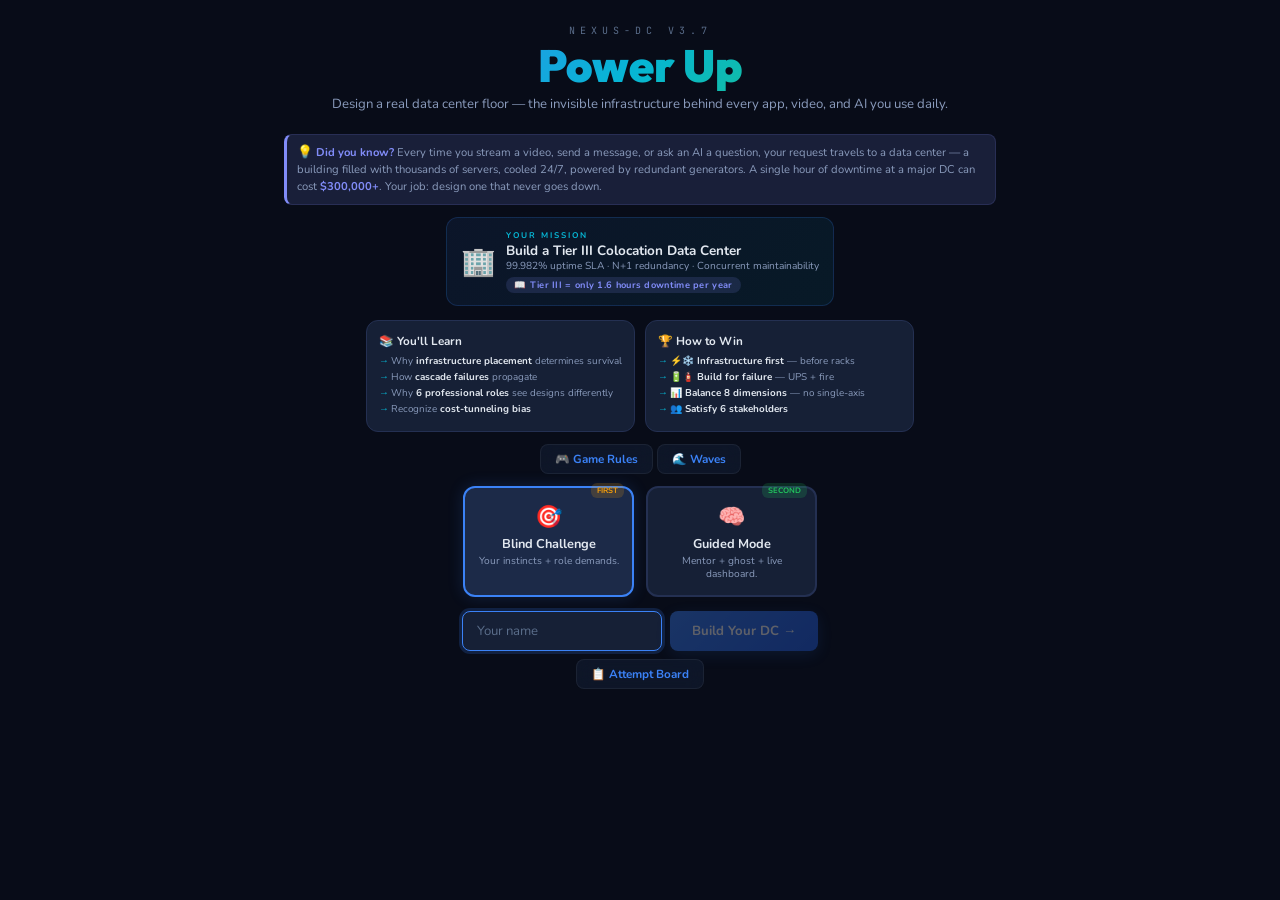
<file: nexus-dc.html>
<!DOCTYPE html>
<html lang="en">
<head>
<meta charset="UTF-8">
<meta name="viewport" content="width=device-width, initial-scale=1.0">
<title>NEXUS-DC · Power Up</title>
<style>
@import url('https://fonts.googleapis.com/css2?family=JetBrains+Mono:wght@400;600;700&family=Outfit:wght@300;400;500;600;700;800;900&family=Nunito:wght@400;600;700;800&display=swap');
*,*::before,*::after{margin:0;padding:0;box-sizing:border-box}
:root{--bg:#080c18;--bg2:#0d1224;--pnl:#111a2e;--crd:#162036;--crd2:#1c2a48;--bdr:#243052;--bdH:#3b5998;
--txt:#e2e8f0;--dim:#8a9bbc;--mut:#5a6d8a;
--bl:#3b82f6;--cy:#06b6d4;--gn:#22c55e;--am:#f59e0b;--rd:#ef4444;--pu:#a855f7;--edu:#818cf8;
--gB:rgba(59,130,246,.18);--gC:rgba(6,182,212,.18);--gG:rgba(34,197,94,.18);--gA:rgba(245,158,11,.18);--gR:rgba(239,68,68,.18);--gE:rgba(129,140,248,.15);
--glass:rgba(17,26,46,.75);--glassBdr:rgba(255,255,255,.06);
--ft:'Nunito',sans-serif;--mn:'JetBrains Mono',monospace;--hd:'Outfit',sans-serif;--r:12px;--rs:8px}
html{background:var(--bg);color:var(--txt);font-family:var(--ft);font-size:15px}body{min-height:100vh;overflow-x:hidden}
h1,h2,h3,.wTi,.rTi{font-family:var(--hd)}
.scr{display:none;width:100%;min-height:100vh}.scr.active{display:flex;flex-direction:column;align-items:center}
.btn{display:inline-flex;align-items:center;gap:6px;padding:11px 22px;border-radius:var(--rs);border:none;font-family:var(--ft);font-weight:700;font-size:.88rem;cursor:pointer;transition:all .25s}
.bP{background:linear-gradient(135deg,#3b82f6,#2563eb);color:#fff;box-shadow:0 4px 16px rgba(59,130,246,.3)}.bP:hover:not(:disabled){transform:translateY(-2px);box-shadow:0 6px 24px rgba(59,130,246,.4)}.bP:disabled{opacity:.35;cursor:not-allowed;transform:none}
.bO{background:var(--glass);color:var(--bl);border:1px solid var(--glassBdr);backdrop-filter:blur(8px)}.bO:hover{background:var(--gB);border-color:var(--bl)}.bS{padding:6px 14px;font-size:.78rem}
.bG{background:linear-gradient(135deg,#22c55e,#16a34a);color:#fff;box-shadow:0 4px 16px rgba(34,197,94,.3)}
/* Educational accent — purple highlight for "learn this" moments */
.eduTag{display:inline-flex;align-items:center;gap:3px;font-size:.62rem;font-weight:700;color:var(--edu);background:var(--gE);padding:2px 8px;border-radius:10px;letter-spacing:.3px}
.eduFact{background:var(--gE);border:1px solid rgba(129,140,248,.15);border-left:3px solid var(--edu);border-radius:var(--rs);padding:8px 10px;font-size:.75rem;color:var(--dim);line-height:1.5;margin:4px 0}
.eduFact strong{color:var(--edu)}
.eduFact::before{content:'💡 ';font-size:.85rem}
/* Micro-celebration */
@keyframes celebrate{0%{transform:scale(1)}50%{transform:scale(1.08)}100%{transform:scale(1)}}
.celebrate{animation:celebrate .4s ease}
@keyframes bIn{from{opacity:0;transform:translateY(6px)}to{opacity:1;transform:none}}
@keyframes popIn{from{transform:scale(.7);opacity:0}to{transform:scale(1);opacity:1}}
@keyframes pl{0%,100%{opacity:1}50%{opacity:.4}}
@keyframes shimmer{0%{background-position:-200% 0}100%{background-position:200% 0}}
/* Glass card */
.glassCard{background:var(--glass);backdrop-filter:blur(12px);border:1px solid var(--glassBdr);border-radius:var(--r)}

/* ═══ WELCOME ═══ */
#welcome{padding:24px;position:relative;max-width:760px;margin:0 auto}
.wHdr{text-align:center;margin-bottom:16px}.wLogo{font-family:var(--mn);font-size:10px;letter-spacing:5px;text-transform:uppercase;color:var(--mut)}
.wTi{font-size:clamp(1.8rem,5vw,3rem);font-weight:900;background:linear-gradient(135deg,#3b82f6,#06b6d4,#22c55e);-webkit-background-clip:text;-webkit-text-fill-color:transparent;line-height:1.1;margin:4px 0}
.wSub{font-size:.88rem;color:var(--dim);line-height:1.5}
.dcBan{background:linear-gradient(135deg,rgba(59,130,246,.08),rgba(6,182,212,.08));border:1px solid rgba(59,130,246,.2);border-radius:var(--r);padding:12px 14px;margin-bottom:14px;display:flex;gap:10px;align-items:center}
.dcBan .dcIc{font-size:28px}.dcBan .dcLb{font-size:.55rem;text-transform:uppercase;letter-spacing:2px;color:var(--cy);font-weight:700}.dcBan .dcNm{font-weight:700;font-size:.9rem}.dcBan .dcDs{font-size:.68rem;color:var(--dim);line-height:1.3}
.iGrid{display:grid;grid-template-columns:1fr 1fr;gap:10px;margin-bottom:12px}
.iBox{background:var(--crd);border:1px solid var(--bdr);border-radius:var(--r);padding:12px}.iBox .ibT{font-weight:700;font-size:.78rem;margin-bottom:4px;display:flex;align-items:center;gap:4px}
.iBox .ibX{font-size:.68rem;color:var(--dim);line-height:1.5}.iBox .ibX strong{color:var(--txt)}
.ibL{list-style:none;margin:2px 0}.ibL li{padding:1px 0 1px 12px;position:relative;font-size:.66rem;color:var(--dim);line-height:1.4}.ibL li::before{content:'→';position:absolute;left:0;color:var(--cy);font-weight:700}
.dtBtns{display:flex;gap:4px;margin-bottom:12px;flex-wrap:wrap}
.dtP{display:none;margin-bottom:10px;animation:bIn .2s ease}
.mSel{display:flex;gap:12px;margin-bottom:14px}
.mCd{flex:1;background:var(--crd);border:2px solid var(--bdr);border-radius:var(--r);padding:14px 10px;cursor:pointer;transition:.2s;text-align:center;position:relative}
.mCd:hover{border-color:var(--bdH);transform:translateY(-1px)}.mCd.sel{border-color:var(--bl);box-shadow:0 0 16px var(--gB);background:var(--crd2)}
.mCd .mIc{font-size:22px;margin-bottom:3px}.mCd .mTl{font-weight:700;font-size:.85rem;margin-bottom:2px}.mCd .mDs{font-size:.68rem;color:var(--dim);line-height:1.3}
.mCd .mTg{position:absolute;top:-5px;right:8px;font-size:.52rem;font-weight:700;padding:2px 6px;border-radius:6px}.tg1{background:var(--gA);color:var(--am)}.tg2{background:var(--gG);color:var(--gn)}
.nRow{display:flex;gap:8px;align-items:center;margin-bottom:8px}
.nIn{background:var(--crd);border:1px solid var(--bdr);border-radius:var(--rs);padding:10px 14px;font-size:.88rem;color:var(--txt);font-family:var(--ft);width:200px;outline:none}.nIn:focus{border-color:var(--bl);box-shadow:0 0 0 3px var(--gB)}.nIn::placeholder{color:var(--mut)}

/* ═══ BUILD SCREEN — 3 column always ═══ */
#build{padding:0}
.bL{display:grid;grid-template-columns:180px 1fr 240px;grid-template-rows:46px auto 1fr;width:100%;height:100vh;overflow:hidden}
.topBar{grid-column:1/-1;background:var(--pnl);border-bottom:1px solid var(--bdr);display:flex;align-items:center;justify-content:space-between;padding:0 14px;z-index:10}
.topL,.topR{display:flex;align-items:center;gap:14px}
.tLo{font-family:var(--mn);font-size:.55rem;letter-spacing:3px;color:var(--mut);text-transform:uppercase}
.hTm{font-family:var(--mn);font-size:1.3rem;font-weight:700;color:var(--cy)}.hTm.warn{color:var(--am);animation:pl 1s infinite}.hTm.danger{color:var(--rd);animation:pl .5s infinite}
.hBd{font-family:var(--mn);font-weight:700;font-size:.95rem}.hBd .sy{color:var(--gn)}
.hLb{font-size:.52rem;color:var(--mut);text-transform:uppercase;letter-spacing:1px}
.mTg2{font-size:.52rem;padding:2px 5px;border-radius:6px;font-weight:700}.mTg2.bl{background:var(--gA);color:var(--am)}.mTg2.gd{background:var(--gG);color:var(--gn)}

/* Static rules strip — educational, large, multi-row */
.rulesStrip{grid-column:1/-1;background:linear-gradient(180deg,var(--bg2),var(--pnl));border-bottom:1px solid var(--bdr);padding:6px 14px;display:grid;grid-template-columns:1fr 1fr 1fr;gap:4px 10px;font-size:.75rem}
.ruleRow{display:flex;align-items:center;gap:6px;padding:4px 8px;border-radius:var(--rs);background:var(--crd);border:1px solid var(--bdr)}
.ruleRow .rIcon{font-size:16px;flex-shrink:0}
.ruleRow .rTxt{color:var(--dim);line-height:1.3}.ruleRow .rTxt strong{color:var(--txt)}
.ruleRow.highlight{border-color:var(--am);background:rgba(245,158,11,.06)}
.ruleRow.highlight .rTxt{color:var(--am)}
.covLegend{display:flex;gap:10px;align-items:center;grid-column:1/-1;padding:2px 0;font-size:.68rem;color:var(--dim)}
.covLegend .covItem{display:flex;align-items:center;gap:4px}
.covLegend .covDot{width:12px;height:12px;border-radius:3px;flex-shrink:0}
.pal{background:var(--bg2);border-right:1px solid var(--bdr);padding:8px;overflow-y:auto;display:flex;flex-direction:column;gap:2px}
.palSec{font-size:.55rem;letter-spacing:2px;text-transform:uppercase;color:var(--mut);margin:6px 0 3px 2px}
.pTl{display:flex;align-items:center;gap:8px;padding:7px 8px;border-radius:var(--rs);border:2px solid transparent;cursor:grab;transition:.15s;user-select:none}
.pTl:hover{background:var(--crd);border-color:var(--bdr)}.pTl.sel{background:var(--crd2);border-color:var(--bl);box-shadow:0 0 8px var(--gB)}
.pIc{width:32px;height:32px;border-radius:6px;display:flex;align-items:center;justify-content:center;font-size:15px;flex-shrink:0}
.pIn{flex:1;min-width:0}
.pIn .pN{font-weight:600;font-size:.72rem;display:flex;align-items:center;gap:4px}
.pIn .pN .pCost{font-family:var(--mn);font-size:.6rem;color:var(--gn)}
.pIn .pDesc{font-size:.56rem;color:var(--dim);line-height:1.2;margin-top:1px}
.pIn .pRange{display:inline-flex;align-items:center;gap:2px;font-size:.5rem;color:var(--cy);background:var(--gC);padding:1px 5px;border-radius:4px;margin-top:2px}
.pRm{display:flex;align-items:center;gap:8px;padding:7px 8px;border-radius:var(--rs);border:2px solid transparent;cursor:pointer}.pRm:hover{background:rgba(239,68,68,.08)}.pRm.sel{border-color:var(--rd);background:rgba(239,68,68,.1)}

/* Palette tile tooltip — fixed position to escape overflow */
.pTl{position:relative}
#tileTip{display:none;position:fixed;width:250px;background:var(--pnl);border:1px solid var(--bdH);border-radius:var(--r);padding:12px;z-index:100;box-shadow:0 8px 28px rgba(0,0,0,.6);animation:bIn .15s ease;pointer-events:none}
#tileTip .ppNm{font-weight:800;font-size:.9rem;font-family:var(--hd);margin-bottom:2px}
#tileTip .ppRng{font-size:.65rem;color:var(--cy);font-weight:600;margin-bottom:6px}
#tileTip .ppDs{font-size:.72rem;color:var(--dim);line-height:1.4;margin-bottom:6px}
#tileTip .ppFact{font-size:.68rem;margin-bottom:4px}
#tileTip .ppWhy{font-size:.68rem;color:var(--am);font-weight:600}
/* Role tooltip — same approach */
#roleTip{display:none;position:fixed;width:210px;background:var(--pnl);border:1px solid var(--bdH);border-radius:var(--r);padding:10px;z-index:100;box-shadow:0 8px 28px rgba(0,0,0,.6);animation:bIn .15s ease;pointer-events:none}
#roleTip .rtNm{font-weight:700;font-size:.75rem;color:var(--cy);margin-bottom:3px}
#roleTip .rtDs{font-size:.65rem;color:var(--dim);line-height:1.4;margin-bottom:4px}
#roleTip .rtDm{font-size:.62rem;color:var(--am);font-weight:600;border-top:1px solid var(--bdr);padding-top:4px}
#roleTip .rtDims{font-size:.55rem;color:var(--mut);margin-top:2px}
.cvBox{margin-top:auto;padding:8px;background:var(--crd);border-radius:var(--rs);border:1px solid var(--bdr)}
.cvTitle{font-size:.55rem;letter-spacing:1px;text-transform:uppercase;color:var(--mut);margin-bottom:4px}
.cvRow{display:flex;justify-content:space-between;padding:2px 0;font-size:.65rem}
.cvVal{font-family:var(--mn);font-weight:600;font-size:.65rem}.cvVal.g{color:var(--gn)}.cvVal.r{color:var(--rd)}.cvVal.y{color:var(--am)}

/* CENTER: Grid */
.gridArea{display:grid;grid-template-rows:1fr minmax(160px,auto);overflow:hidden}
.gridWrap{display:flex;align-items:center;justify-content:center;position:relative;background:var(--bg);overflow:hidden}
.grid{display:grid;grid-template-columns:20px repeat(10,46px);grid-template-rows:20px repeat(7,46px);gap:2px;z-index:1}
.gLabel{display:flex;align-items:center;justify-content:center;font-family:var(--mn);font-size:.55rem;font-weight:700;color:var(--mut);user-select:none}
.gLabel.col{color:var(--cy)}.gLabel.row{color:var(--am)}
.cell{width:46px;height:46px;background:var(--crd);border:1px solid var(--bdr);border-radius:3px;position:relative;cursor:pointer;transition:all .15s;overflow:hidden;display:flex;align-items:center;justify-content:center;flex-direction:column}
.cell:hover{border-color:var(--bdH);z-index:2}
.cell.preview{border-color:var(--bl);box-shadow:inset 0 0 16px var(--gB)}
.cell.noplace{border-color:var(--rd);box-shadow:inset 0 0 14px var(--gR);cursor:not-allowed}
.cell.dragover{border-color:var(--bl);box-shadow:inset 0 0 18px var(--gB);transform:scale(1.03)}
.cell .tI{font-size:15px;pointer-events:none;z-index:3;position:relative}
.cell .tN{font-size:.42rem;color:var(--dim);pointer-events:none;z-index:3}
.cell .cG{position:absolute;inset:0;border-radius:2px;opacity:0;transition:.3s;pointer-events:none;z-index:1}
.cell.hasBoth .cG{opacity:1;background:rgba(34,197,94,.12);border:1px solid rgba(34,197,94,.25)}
.cell.hasPower .cG{opacity:1;background:rgba(59,130,246,.08);border:1px solid rgba(59,130,246,.15)}
.cell.hasCool .cG{opacity:1;background:rgba(6,182,212,.08);border:1px solid rgba(6,182,212,.15)}
.cell.rOK .tI{filter:drop-shadow(0 0 5px rgba(34,197,94,.7))}.cell.rBD .tI{filter:drop-shadow(0 0 5px rgba(239,68,68,.6))}
/* Coverage radius preview */
.cell.radiusPreview{background:rgba(59,130,246,.06)!important;border-color:rgba(59,130,246,.25)!important}
.cell.radiusCenter{background:rgba(59,130,246,.15)!important;border-color:var(--bl)!important;box-shadow:0 0 8px var(--gB)}
/* Ghost */
.cell.ghost::after{content:attr(data-ghost);position:absolute;inset:0;display:flex;align-items:center;justify-content:center;font-size:14px;opacity:.18;pointer-events:none;z-index:5;border:2px dashed rgba(59,130,246,.2);border-radius:2px;animation:gp 2.5s infinite}
@keyframes gp{0%,100%{opacity:.1}50%{opacity:.25}}.cell.ghost.occupied::after{display:none}

/* Role strip — 3x2 grid of landscape ID cards */
.roleStrip{background:var(--bg2);border-top:1px solid var(--bdr);padding:6px 8px;display:grid;grid-template-columns:repeat(3,1fr);grid-template-rows:1fr 1fr;gap:5px;overflow:hidden;min-height:160px}
.rlCard{display:grid;grid-template-columns:42px 1fr;grid-template-rows:auto 1fr;gap:2px 8px;
  background:var(--crd);border:1px solid var(--bdr);border-radius:var(--rs);padding:7px 10px;
  transition:.25s;cursor:default;position:relative;overflow:hidden}
.rlCard.active{border-color:var(--cy);background:var(--crd2)}
/* Avatar — spans both rows on left */
.rlAv{grid-row:1/-1;width:38px;height:38px;border-radius:50%;display:flex;align-items:center;justify-content:center;font-size:15px;border:2px solid var(--bdr);transition:.3s;align-self:center}
.rlCard.active .rlAv{border-color:var(--cy);box-shadow:0 0 8px var(--gC)}
/* Top-right: name + role + wave badges */
.rlTop{display:flex;align-items:center;gap:6px;flex-wrap:wrap}
.rlNm{font-size:.72rem;font-weight:700;white-space:nowrap}
.rlRl{font-size:.55rem;color:var(--mut);white-space:nowrap}
.rlWaves{display:flex;gap:2px;margin-left:auto}
.rlWaves .wvBadge{font-family:var(--mn);font-size:.5rem;font-weight:700;padding:2px 5px;border-radius:3px;background:var(--bg);border:1px solid var(--bdr);color:var(--mut);text-align:center}
.rlWaves .wvBadge.scored{border-color:transparent}
.rlWaves .wvBadge.happy{background:var(--gG);color:var(--gn);border-color:rgba(34,197,94,.2)}
.rlWaves .wvBadge.mid{background:var(--gA);color:var(--am);border-color:rgba(245,158,11,.2)}
.rlWaves .wvBadge.angry{background:var(--gR);color:var(--rd);border-color:rgba(239,68,68,.2)}
/* Bottom-right: communication log — landscape readable */
.rlBubble{background:var(--bg);border-radius:4px;padding:5px 8px;
  font-size:.68rem;color:var(--dim);line-height:1.4;text-align:left;
  overflow-y:auto;max-height:none}
.rlBubble .bEntry{padding:2px 0;border-bottom:1px solid rgba(255,255,255,.04);font-size:.65rem}
.rlBubble .bEntry:last-child{border-bottom:none}
.rlBubble .bDemand{color:var(--am);font-weight:600;font-size:.68rem}
.rlBubble .bReact{font-weight:600}
/* Floating speech cloud */
.rlCloud{display:none;position:absolute;bottom:100%;left:50%;transform:translateX(-50%);
  background:var(--pnl);border:1px solid var(--cy);border-radius:var(--r);padding:8px 10px;
  margin-bottom:8px;min-width:130px;max-width:200px;z-index:55;
  box-shadow:0 6px 24px rgba(0,0,0,.5);text-align:center;font-size:.65rem;font-weight:600;
  color:var(--txt);line-height:1.3;animation:cloudPop .3s ease}
.rlCloud::after{content:'';position:absolute;top:100%;left:50%;transform:translateX(-50%);
  width:0;height:0;border-left:6px solid transparent;border-right:6px solid transparent;border-top:6px solid var(--cy)}
.rlCloud.show{display:block}
@keyframes cloudPop{from{opacity:0;transform:translateX(-50%) translateY(4px) scale(.9)}to{opacity:1;transform:translateX(-50%) translateY(0) scale(1)}}
/* Role hover — handled by JS #roleTip */

/* RIGHT PANEL: Context / Tips / Chat */
.ctxPanel{background:var(--bg2);border-left:1px solid var(--bdr);display:flex;flex-direction:column;overflow:hidden}
.ctxHdr{padding:8px 12px;border-bottom:1px solid var(--bdr);display:flex;align-items:center;gap:6px}
.ctxHdr .ctxIcon{font-size:16px}.ctxHdr .ctxTitle{font-size:.7rem;font-weight:700;letter-spacing:1px;text-transform:uppercase;color:var(--cy)}
.ctxBody{flex:1;overflow-y:auto;padding:10px;display:flex;flex-direction:column;gap:6px}
.ctxAct{padding:8px 10px;border-top:1px solid var(--bdr)}

/* Context messages */
.cMsg{border-radius:var(--rs);padding:8px 10px;font-size:.72rem;line-height:1.5;animation:bIn .3s ease}
.cMsg.tip{background:var(--crd);color:var(--dim);border-left:3px solid var(--cy)}
.cMsg.tip strong{color:var(--txt)}
.cMsg.warn{background:var(--gA);color:#f7c948;border-left:3px solid var(--am)}
.cMsg.demand{background:var(--crd2);border-left:3px solid var(--pu);color:var(--dim)}
.cMsg.demand .dName{font-weight:700;color:var(--cy);font-size:.65rem;margin-bottom:2px}
.cMsg.narrator{background:var(--crd);color:var(--dim);border-left:3px solid var(--cy)}.cMsg.narrator strong{color:var(--txt)}
.cMsg.danger{background:var(--gR);color:#f87171;border-left:3px solid var(--rd)}
.cMsg.success{background:var(--gG);color:#4ade80;border-left:3px solid var(--gn)}
.cMsg.role{background:var(--crd2);border-left:3px solid var(--pu);color:var(--dim)}
.cMsg.role .rmNm{font-weight:700;color:var(--cy);font-size:.65rem;margin-bottom:2px}
.cMsg.role .rmSat{font-weight:700;margin-top:3px;font-size:.68rem}
.cMsg.role .rmSat.happy{color:var(--gn)}.cMsg.role .rmSat.mid{color:var(--am)}.cMsg.role .rmSat.angry{color:var(--rd)}

/* Live bars in context panel (guided mode) */
.ldBar{display:flex;align-items:center;gap:3px;padding:1px 0;font-size:.55rem}
.ldBar .ldLb{width:42px;color:var(--dim);overflow:hidden;white-space:nowrap;text-overflow:ellipsis}
.ldBar .ldBg{flex:1;height:8px;background:var(--crd);border-radius:2px;overflow:hidden}
.ldBar .ldFl{height:100%;border-radius:2px;transition:width .3s;min-width:1px}
.ldBar .ldVl{font-family:var(--mn);font-weight:600;width:22px;text-align:right}

/* ═══ SIM SCREEN ═══ */
#sim{padding:0}
.sL{display:grid;grid-template-columns:1fr 280px;grid-template-rows:46px auto 1fr;width:100%;height:100vh;overflow:hidden}
.sPr{grid-column:1;background:var(--bg2);border-bottom:1px solid var(--bdr);padding:4px 12px;display:flex;gap:2px;align-items:center}
.spS{flex:1;display:flex;align-items:center;gap:3px;padding:3px 6px;border-radius:var(--rs);font-size:.6rem;color:var(--mut);transition:.3s}
.spS .spD{width:14px;height:14px;border-radius:50%;border:2px solid var(--bdr);display:flex;align-items:center;justify-content:center;font-size:7px;flex-shrink:0}
.spS.active{color:var(--txt);font-weight:600;background:rgba(6,182,212,.06)}.spS.active .spD{border-color:var(--cy);background:var(--gC);color:var(--cy)}
.spS.done .spD{border-color:var(--gn);background:var(--gG);color:var(--gn)}
.spA{color:var(--mut);font-size:.45rem}

/* Sim cell states */
.cell.online .tI{animation:onP 2s infinite}@keyframes onP{0%,100%{filter:drop-shadow(0 0 3px rgba(34,197,94,.3))}50%{filter:drop-shadow(0 0 8px rgba(34,197,94,.6))}}
.cell.heating{animation:hG 1s infinite}@keyframes hG{0%,100%{background:var(--crd)}50%{background:rgba(245,158,11,.15)}}
.cell.overheated{background:rgba(239,68,68,.12)!important;border-color:var(--rd)!important}.cell.overheated .tI{opacity:.3}
.cell.blackout{background:#050810!important;border-color:#111!important}.cell.blackout .tI{opacity:.08}
.cell.backupOn{background:rgba(59,130,246,.08)!important;border-color:rgba(59,130,246,.3)!important}
.cell.onFire{background:rgba(239,68,68,.2)!important;border-color:var(--rd)!important;animation:fA .5s infinite}@keyframes fA{0%,100%{box-shadow:inset 0 0 10px rgba(239,68,68,.3)}50%{box-shadow:inset 0 0 20px rgba(239,68,68,.5)}}
.cell.destroyed{background:#0a0a0a!important;border-color:#1a1a1a!important}.cell.destroyed .tI{opacity:.1}
.cell.survived .tI{animation:sP 1.5s infinite}@keyframes sP{0%,100%{filter:drop-shadow(0 0 4px rgba(34,197,94,.4))}50%{filter:drop-shadow(0 0 10px rgba(34,197,94,.8))}}
.wBn{position:fixed;top:50%;left:35%;transform:translate(-50%,-50%);z-index:100;text-align:center;pointer-events:none;opacity:0;transition:opacity .4s}.wBn.show{opacity:1}
.wBn .wT{font-size:2rem;font-weight:900;text-shadow:0 0 30px rgba(0,0,0,.8)}.wBn .wS{font-size:.85rem;margin-top:4px;color:var(--dim)}
.boOv{position:fixed;inset:0;background:#000;opacity:0;pointer-events:none;z-index:90;transition:opacity .5s}.boOv.active{opacity:.85}

/* ═══ RESULTS ═══ */
#results{padding:20px;justify-content:flex-start;align-items:center;overflow-y:auto;max-width:700px;margin:0 auto;width:100%}
.rHd{text-align:center;margin:10px 0 8px}.rTi{font-size:1.6rem;font-weight:800;margin-bottom:2px}.rSu{color:var(--dim);font-size:.82rem}
.sB{font-family:var(--mn);font-size:3rem;font-weight:800;text-align:center;line-height:1}.sB.expert{color:var(--gn)}.sB.proficient{color:var(--cy)}.sB.developing{color:var(--am)}.sB.novice{color:var(--rd)}
.rTm{text-align:center;font-family:var(--mn);color:var(--dim);margin:4px 0 12px;font-size:.78rem}.rTm .bonus{color:var(--gn);font-weight:600}
.rSatG{display:grid;grid-template-columns:repeat(3,1fr);gap:6px;width:100%;margin:0 auto 12px}
.rSC{background:var(--crd);border:1px solid var(--bdr);border-radius:var(--rs);padding:8px 6px;text-align:center}
.rSC .rsAv{font-size:18px}.rSC .rsNm{font-size:.55rem;font-weight:700}.rSC .rsRl{font-size:.45rem;color:var(--dim)}
.rSC .rsBr{height:5px;background:var(--bdr);border-radius:3px;overflow:hidden;margin:3px 0}.rSC .rsBr div{height:100%;border-radius:3px}
.rSC .rsVl{font-family:var(--mn);font-size:.8rem;font-weight:700}
.dGrd{display:grid;grid-template-columns:repeat(4,1fr);gap:5px;width:100%;margin:0 auto 12px}
.dI{background:var(--crd);border:1px solid var(--bdr);border-radius:var(--rs);padding:6px 4px;text-align:center}
.dL{font-size:.5rem;color:var(--dim);text-transform:uppercase;margin-bottom:1px}.dV{font-family:var(--mn);font-size:.9rem;font-weight:700}
.dBr{height:3px;border-radius:2px;background:var(--bdr);margin-top:2px;overflow:hidden}.dBr div{height:100%;border-radius:2px}
canvas#radar{max-width:260px;width:100%;margin:0 auto 10px;display:block}
.insBox{background:var(--crd);border:1px solid var(--bdr);border-radius:var(--r);padding:12px;width:100%;margin:4px 0}
.insT{font-weight:700;margin-bottom:5px;font-size:.8rem}.insTx{font-size:.72rem;color:var(--dim);line-height:1.5}.insTx strong{color:var(--txt)}
.fxI{display:flex;gap:6px;padding:5px 8px;background:var(--bg2);border-radius:var(--rs);margin:3px 0;border-left:3px solid var(--am)}.fxI .fxIc{font-size:12px;flex-shrink:0}.fxI .fxTx{font-size:.68rem;color:var(--dim);line-height:1.4}.fxI .fxTx strong{color:var(--txt)}.fxI.good{border-left-color:var(--gn)}.fxI.bad{border-left-color:var(--rd)}
.rActs{display:flex;gap:8px;justify-content:center;margin:14px 0;flex-wrap:wrap}

/* Attempt Board */
.abCd{background:var(--crd);border:1px solid var(--bdr);border-radius:var(--r);margin-bottom:5px;overflow:hidden;cursor:pointer;transition:.2s}.abCd:hover{border-color:var(--bdH)}
.abH{display:flex;align-items:center;padding:8px 10px;gap:6px}
.abRk{font-family:var(--mn);font-weight:700;font-size:.75rem;width:22px;text-align:center}.abRk.g{color:#fbbf24}.abRk.s{color:#94a3b8}.abRk.b{color:#d97706}
.abInf{flex:1;display:flex;align-items:center;gap:8px;flex-wrap:wrap}
.abNm{font-weight:600;font-size:.78rem}.abSc{font-family:var(--mn);font-weight:700;font-size:.88rem}
.abMt{font-size:.58rem;color:var(--dim);display:flex;gap:5px}
.abBd2{font-size:.52rem;font-weight:700;padding:1px 5px;border-radius:5px}
.abAr{color:var(--mut);font-size:.65rem;transition:.2s}.abCd.open .abAr{transform:rotate(90deg)}
.abBdy{display:none;padding:0 10px 8px;border-top:1px solid var(--bdr)}.abCd.open .abBdy{display:block;animation:bIn .2s ease}
.abDms{display:grid;grid-template-columns:repeat(4,1fr);gap:4px;margin:6px 0}
.abDm{text-align:center;padding:3px;background:var(--bg2);border-radius:var(--rs)}.abDm .adL{font-size:.45rem;color:var(--dim);text-transform:uppercase}.abDm .adV{font-family:var(--mn);font-weight:700;font-size:.72rem}
.abDm .adBr{height:2px;border-radius:1px;background:var(--bdr);margin-top:1px;overflow:hidden}.abDm .adBr div{height:100%;border-radius:1px}
.abWvs{display:flex;gap:4px;margin:4px 0;font-size:.56rem}.abWv{flex:1;padding:3px;border-radius:var(--rs);text-align:center}.abWv.ok{background:var(--gG);color:#4ade80}.abWv.bad{background:var(--gR);color:#f87171}
.abBld{font-size:.55rem;color:var(--dim);margin-top:2px}
.dGhost{position:fixed;pointer-events:none;z-index:999;font-size:22px;opacity:.8;transform:translate(-50%,-50%)}

.mo{display:none;position:fixed;inset:0;background:rgba(0,0,0,.7);z-index:200;align-items:center;justify-content:center}.mo.active{display:flex}
.moI{background:var(--pnl);border:1px solid var(--bdr);border-radius:var(--r);max-width:500px;width:92%;max-height:85vh;overflow-y:auto;padding:18px}
.moI h2{font-size:1rem;margin-bottom:6px}.moI p{color:var(--dim);line-height:1.5;margin-bottom:6px;font-size:.8rem}
.moClose{float:right;background:none;border:none;color:var(--mut);font-size:1rem;cursor:pointer}

@media(max-width:900px){.bL{grid-template-columns:150px 1fr 200px!important}.grid{grid-template-columns:20px repeat(10,42px);grid-template-rows:20px repeat(7,42px)}.cell{width:42px;height:42px}.cell .tI{font-size:12px}.cell .tN{display:none}.gLabel{font-size:.45rem}}
@media(max-width:680px){.bL{grid-template-columns:1fr!important;grid-template-rows:46px 100px 1fr 140px!important}
.sL{grid-template-columns:1fr!important;grid-template-rows:46px auto 1fr 180px!important}.ctxPanel{border-left:none;border-top:1px solid var(--bdr)}
.pal{border-right:none;border-bottom:1px solid var(--bdr);display:flex;flex-wrap:wrap;gap:2px;overflow-y:auto;padding:4px}.palSec{display:none}.pTl{padding:3px 5px}.pIc{width:24px;height:24px;font-size:10px}.pIn .pDesc,.pIn .pRange{display:none}.cvBox{display:none}
.grid{grid-template-columns:16px repeat(10,36px);grid-template-rows:16px repeat(7,36px)}.cell{width:36px;height:36px}.gLabel{font-size:.4rem}
.roleStrip{grid-template-columns:repeat(2,1fr);grid-template-rows:repeat(3,1fr);gap:3px;padding:4px}.rlBubble{max-height:32px;font-size:.5rem}.rlWaves .wvBadge{font-size:.4rem;padding:1px 2px}
.dGrd,.rSatG{grid-template-columns:repeat(2,1fr)}.mSel{flex-direction:column}.iGrid{grid-template-columns:1fr}}
</style>
</head>
<body>

<div id="welcome" class="scr active">
  <div class="wHdr"><div class="wLogo">NEXUS-DC v3.7</div><h1 class="wTi">Power Up</h1><p class="wSub">Design a real data center floor — the invisible infrastructure behind every app, video, and AI you use daily.</p></div>

  <!-- What is a DC — educational context -->
  <div class="eduFact" style="margin-bottom:12px"><strong>Did you know?</strong> Every time you stream a video, send a message, or ask an AI a question, your request travels to a data center — a building filled with thousands of servers, cooled 24/7, powered by redundant generators. A single hour of downtime at a major DC can cost <strong>$300,000+</strong>. Your job: design one that never goes down.</div>

  <div class="dcBan"><div class="dcIc">🏢</div><div><div class="dcLb">Your Mission</div><div class="dcNm">Build a Tier III Colocation Data Center</div><div class="dcDs">99.982% uptime SLA · N+1 redundancy · Concurrent maintainability</div><div class="eduTag" style="margin-top:4px">📖 Tier III = only 1.6 hours downtime per year</div></div></div>
  <div class="iGrid">
    <div class="iBox"><div class="ibT">📚 You'll Learn</div><div class="ibX"><ul class="ibL"><li>Why <strong>infrastructure placement</strong> determines survival</li><li>How <strong>cascade failures</strong> propagate</li><li>Why <strong>6 professional roles</strong> see designs differently</li><li>Recognize <strong>cost-tunneling bias</strong></li></ul></div></div>
    <div class="iBox"><div class="ibT">🏆 How to Win</div><div class="ibX"><ul class="ibL"><li><strong>⚡❄️ Infrastructure first</strong> — before racks</li><li><strong>🔋🧯 Build for failure</strong> — UPS + fire</li><li><strong>📊 Balance 8 dimensions</strong> — no single-axis</li><li><strong>👥 Satisfy 6 stakeholders</strong></li></ul></div></div>
  </div>
  <div class="dtBtns"><button class="btn bO bS" onclick="toggleDt('dtG')">🎮 Game Rules</button><button class="btn bO bS" onclick="toggleDt('dtW')">🌊 Waves</button></div>
  <div id="dtG" class="dtP"><div class="iBox"><div class="ibX"><strong>Round 1 — Blind:</strong> Drag tiles, watch demands, survive waves. Each role scores your build.<br><strong>Round 2 — Guided:</strong> Mentor walks you through the optimal Fortress pattern step by step.<br><strong>$80 budget · 6 minutes. The score gap = the learning.</strong></div></div></div>
  <div id="dtW" class="dtP"><div class="iBox"><div class="ibX"><strong>W1 Normal:</strong> Tests ⚡+❄️ coverage. Dead racks = wasted money.<br><strong>W2 Heat:</strong> Cooling radius halves. Edge racks overheat.<br><strong>W3 Outage+Fire:</strong> Generators off. Only UPS works. Fire spreads.</div></div></div>
  <div class="mSel">
    <div class="mCd sel" data-mode="blind" onclick="pickMode('blind')"><div class="mTg tg1">FIRST</div><div class="mIc">🎯</div><div class="mTl">Blind Challenge</div><div class="mDs">Your instincts + role demands.</div></div>
    <div class="mCd" data-mode="guided" onclick="pickMode('guided')"><div class="mTg tg2">SECOND</div><div class="mIc">🧠</div><div class="mTl">Guided Mode</div><div class="mDs">Mentor + ghost + live dashboard.</div></div>
  </div>
  <div class="nRow"><input type="text" id="pName" class="nIn" placeholder="Your name" maxlength="24" autocomplete="off" oninput="document.getElementById('goBtn').disabled=!this.value.trim()" onkeydown="if(event.key==='Enter'&&this.value.trim())startBuild()"><button class="btn bP" id="goBtn" disabled onclick="startBuild()">Build Your DC →</button></div>
  <button class="btn bO bS" onclick="goLB()">📋 Attempt Board</button>
</div>

<!-- BUILD -->
<div id="build" class="scr"><div class="bL" id="bL">
  <div class="topBar"><div class="topL"><div class="tLo">NEXUS-DC</div><div><div class="hLb">Time</div><div class="hTm" id="bTm">6:00</div></div><span class="mTg2" id="mTg2"></span></div>
  <div class="topR"><div style="text-align:right"><div class="hLb">Budget</div><div class="hBd"><span class="sy">$</span><span id="bBd">80</span></div></div><div style="text-align:right"><div class="hLb">Racks</div><div id="bRk" style="font-family:var(--mn);font-weight:600">0</div></div><button class="btn bP bS" onclick="launchSim()">▶ Simulate</button></div></div>
  <div class="rulesStrip">
    <div class="ruleRow"><span class="rIcon">1️⃣</span><span class="rTxt"><strong>Select a tile</strong> from the left palette, then <strong>click a grid cell</strong> to place it. Hover tiles for details.</span></div>
    <div class="ruleRow"><span class="rIcon">2️⃣</span><span class="rTxt"><strong>Infrastructure first!</strong> Place ⚡ Generators + ❄️ Cooling before 🖥️ Racks. Racks need BOTH to function.</span></div>
    <div class="ruleRow"><span class="rIcon">3️⃣</span><span class="rTxt"><strong>Protect for failure.</strong> 🔋 UPS saves racks in blackout. 🧯 Fire blocks fire spread. Skipping = Wave 3 disaster.</span></div>
    <div class="ruleRow"><span class="rIcon">4️⃣</span><span class="rTxt"><strong>Center-place infrastructure</strong> — a center generator covers 25 cells vs only 9 on a corner. Position matters!</span></div>
    <div class="ruleRow"><span class="rIcon">5️⃣</span><span class="rTxt"><strong>Watch the 6 stakeholders below</strong> — their satisfaction after each wave affects your final score. Read their demands.</span></div>
    <div class="ruleRow highlight"><span class="rIcon">🎯</span><span class="rTxt"><strong>When ready, hit ▶ Simulate</strong> to test your design against 3 escalating disaster waves. Good luck!</span></div>
    <div class="covLegend">
      <span style="font-weight:600;color:var(--txt)">Grid colors:</span>
      <span class="covItem"><span class="covDot" style="background:rgba(59,130,246,.2);border:1px solid rgba(59,130,246,.4)"></span> ⚡ Power only</span>
      <span class="covItem"><span class="covDot" style="background:rgba(6,182,212,.2);border:1px solid rgba(6,182,212,.4)"></span> ❄️ Cooling only</span>
      <span class="covItem"><span class="covDot" style="background:rgba(34,197,94,.2);border:1px solid rgba(34,197,94,.4)"></span> ✅ Both — place racks here!</span>
      <span class="covItem"><span class="covDot" style="background:rgba(59,130,246,.1);border:2px dashed rgba(59,130,246,.4)"></span> Hover preview</span>
      <span style="margin-left:auto;font-weight:700;color:var(--cy)">$80 budget · 6 min · 10×7 grid</span>
    </div>
  </div>
  <div class="pal" id="pal"></div>
  <div class="gridArea"><div class="gridWrap"><div class="grid" id="bG"></div></div><div class="roleStrip" id="roleStrip"></div></div>
  <div class="ctxPanel" id="ctxPanel"><div class="ctxHdr"><span class="ctxIcon">💡</span><span class="ctxTitle" id="ctxTitle">Tips & Demands</span></div><div class="ctxBody" id="ctxBody"></div></div>
</div></div>

<!-- SIM -->
<div id="sim" class="scr"><div class="sL">
  <div class="topBar" style="grid-column:1"><div class="topL"><div class="tLo">SIMULATION</div><div><div class="hLb">Wave</div><div id="sW" style="font-family:var(--mn);font-weight:700;color:var(--cy)">—</div></div></div>
  <div class="topR"><div style="text-align:right"><div class="hLb">Revenue</div><div id="sRv" style="font-family:var(--mn);font-weight:700;color:var(--gn)">$0</div></div><div style="text-align:right"><div class="hLb">Uptime</div><div id="sUp" style="font-family:var(--mn);font-weight:700;color:var(--cy)">100%</div></div></div></div>
  <div class="rulesStrip" style="grid-column:1;grid-template-columns:1fr 1fr 1fr">
    <div class="ruleRow"><span class="rIcon">⚡</span><span class="rTxt"><strong>Wave 1:</strong> Tests ⚡+❄️ coverage. Uncovered racks = instant death.</span></div>
    <div class="ruleRow"><span class="rIcon">🔥</span><span class="rTxt"><strong>Wave 2:</strong> Heat wave. Cooling range halves. Edge racks overheat.</span></div>
    <div class="ruleRow"><span class="rIcon">⚫</span><span class="rTxt"><strong>Wave 3:</strong> Grid fails. Only 🔋 UPS works. Fire spreads without 🧯.</span></div>
    <div class="covLegend"><span style="font-weight:600">Progress:</span><div id="sPr" style="display:flex;gap:2px;align-items:center;flex:1"></div></div>
  </div>
  <div style="display:grid;grid-template-rows:1fr minmax(160px,auto);overflow:hidden"><div class="gridWrap"><div class="grid" id="sG"></div></div><div class="roleStrip" id="simRoleStrip"></div></div>
  <div style="grid-row:1/-1;grid-column:2;display:flex;flex-direction:column;overflow:hidden">
    <div class="ctxPanel" style="flex:1"><div class="ctxHdr"><span class="ctxIcon">📡</span><span class="ctxTitle">Simulation Briefing</span></div><div class="ctxBody" id="sCM"></div><div class="ctxAct" id="sCA"><button class="btn bP" id="sCBtn" onclick="simContinue()" style="width:100%">▶ Start</button></div></div>
    <div class="ctxPanel" id="mentorPanel" style="flex:0 0 auto;max-height:180px;border-top:1px solid var(--bdr);display:none"><div class="ctxHdr"><span class="ctxIcon">🧠</span><span class="ctxTitle">Mentor Notes</span></div><div class="ctxBody" id="mentorBody" style="font-size:.68rem"></div></div>
  </div>
</div></div>
<div class="wBn" id="wBn"><div class="wT" id="wT"></div><div class="wS" id="wS"></div></div>
<div class="boOv" id="bo"></div>

<!-- RESULTS -->
<div id="results" class="scr">
  <div class="rHd"><div class="rTi">Simulation Complete</div><div class="rSu" id="rBd"></div></div>
  <div class="sB" id="rSc">0</div><div style="text-align:center;color:var(--dim);font-size:.65rem;margin-bottom:2px">Composite Score</div><div class="rTm" id="rTm"></div>
  <div class="insBox"><div class="insT">👥 Stakeholder Satisfaction</div><div class="rSatG" id="rSatG"></div></div>
  <canvas id="radar" width="260" height="260"></canvas>
  <div class="dGrd" id="dGrd"></div>
  <div class="insBox"><div class="insT">🔍 Wave Analysis</div><div class="insTx" id="iW"></div></div>
  <div class="insBox"><div class="insT">📊 How Your Score Was Calculated</div><div class="insTx" id="iSc" style="font-size:.7rem"></div></div>
  <div class="insBox"><div class="insT">🛠️ How To Improve</div><div class="insTx" id="iF"></div></div>
  <div class="insBox"><div class="insT">📚 What You'll Learn in Training</div><div class="insTx" id="iL"></div></div>
  <div class="rActs"><button class="btn bG" id="grB" onclick="pickMode('guided');startBuild()">🧠 Guided Replay</button><button class="btn bP" onclick="startBuild()">⟳ Again</button><button class="btn bO" onclick="goLB()">📋 Attempts</button></div>
</div>

<div id="lbScr" class="scr" style="padding:18px;align-items:center;max-width:680px;margin:0 auto;width:100%">
  <div class="rHd"><div class="rTi">📋 Attempt Board</div><div class="rSu">Click to expand</div></div>
  <div id="lbBd" style="width:100%"></div>
  <div style="display:flex;gap:6px;margin-top:14px"><button class="btn bP" onclick="showS('welcome')">← Back</button><button class="btn bO bS" onclick="if(confirm('Clear?')){localStorage.removeItem('nxlb7');renderLB()}">Reset</button></div>
</div>

<div class="dGhost" id="dGh" style="display:none"></div>
<div id="tileTip"></div>
<div id="roleTip"></div>

<script>
const COLS=10,ROWS=7,BUDGET=80,BTIME=360;
const DIMS=['Cost','Schedule','Uptime','Resilience','Safety','Sustainability','Circularity','Stakeholder'];
const DHEX=['#3b82f6','#06b6d4','#22c55e','#a855f7','#ef4444','#10b981','#f59e0b','#ec4899'];
const T={gen:{id:'gen',n:'Generator',i:'⚡',c:4,r:2,d:'Powers a 5×5 square area around it',range:'5×5 radius',real:'In real DCs, diesel generators cost $500K-$2M each and take 10 seconds to start during outages.',why:'Without power, servers are expensive paperweights.'},
ups:{id:'ups',n:'UPS Battery',i:'🔋',c:3,r:1,d:'Backup power during grid outage',range:'3×3 radius',real:'Real UPS systems bridge the 10-second gap between grid failure and generator startup — those 10 seconds would crash every server.',why:'The grid WILL fail. UPS is your insurance policy.'},
cool:{id:'cool',n:'Cooling Unit',i:'❄️',c:4,r:2,d:'Cools racks — halves in heat wave',range:'5×5 → 3×3 in W2',real:'Cooling is 30-40% of a data center\'s total energy bill. One Google DC uses as much water as a small city.',why:'Servers generate intense heat. Without cooling, they throttle and die within minutes.'},
rack:{id:'rack',n:'Server Rack',i:'🖥️',c:2,r:0,d:'Earns revenue — needs both ⚡+❄️',range:'Needs coverage',real:'A single server rack can hold 42 servers worth $200K+, serving millions of users. But it earns $0 if it\'s offline.',why:'Racks are your revenue. But a dead rack earns nothing.'},
fire:{id:'fire',n:'Fire System',i:'🧯',c:3,r:2,d:'Blocks fire spread in Wave 3',range:'5×5 block',real:'DC fires spread through cable trays under raised floors. Samsung lost an entire DC to fire in 2022 — $300M+ damage.',why:'Fire doesn\'t just destroy one rack — it cascades through interconnected systems.'},
net:{id:'net',n:'Network Hub',i:'📡',c:2,r:2,d:'Connects racks for stakeholder score',range:'5×5 connect',real:'Network connectivity determines latency. Every millisecond of delay costs Amazon $1.6B/year in lost sales.',why:'An isolated rack can\'t serve users. Connectivity = value.'}};
const TO=['gen','cool','ups','fire','rack','net'];
const TC={gen:'var(--gA)',ups:'var(--gB)',cool:'var(--gC)',rack:'var(--gG)',fire:'var(--gR)',net:'rgba(168,85,247,.18)'};
const TF={gen:'var(--am)',ups:'var(--bl)',cool:'var(--cy)',rack:'var(--gn)',fire:'var(--rd)',net:'var(--pu)'};

const GHOST=[{r:0,c:4,t:'gen'},{r:3,c:1,t:'gen'},{r:3,c:8,t:'gen'},{r:2,c:3,t:'cool'},{r:2,c:6,t:'cool'},{r:4,c:3,t:'cool'},{r:4,c:6,t:'cool'},{r:2,c:4,t:'ups'},{r:2,c:5,t:'ups'},{r:4,c:4,t:'ups'},{r:4,c:5,t:'ups'},{r:3,c:2,t:'ups'},{r:3,c:7,t:'ups'},{r:1,c:4,t:'fire'},{r:5,c:5,t:'fire'},{r:3,c:4,t:'net'},{r:1,c:3,t:'rack'},{r:1,c:5,t:'rack'},{r:1,c:6,t:'rack'},{r:2,c:2,t:'rack'},{r:2,c:7,t:'rack'},{r:3,c:3,t:'rack'},{r:3,c:5,t:'rack'},{r:3,c:6,t:'rack'},{r:4,c:2,t:'rack'},{r:4,c:7,t:'rack'},{r:5,c:3,t:'rack'},{r:5,c:4,t:'rack'},{r:5,c:6,t:'rack'}];

const ROLES=[
  {id:'pm',av:'👨‍💼',bg:'#1e3a5f',nm:'Alex Chen',rl:'Project Manager',dims:[0,1],demand:'Efficient spend. No dead racks. On time.',intro:"I manage budget and timeline. Dead racks = wasted money."},
  {id:'risk',av:'👩‍🔬',bg:'#3b1f5e',nm:'Dr. Patel',rl:'Risk Analyst',dims:[2,3],demand:'N+1 redundancy. Backup every system.',intro:"I model failures. Without redundancy, one failure cascades into total loss."},
  {id:'sust',av:'👩‍🌾',bg:'#1a3a2a',nm:'Maya O.',rl:'Sustainability Lead',dims:[5,6],demand:'Balanced ratio. No over-building.',intro:"Over-densification wastes energy. I want ~50/50 infra-to-rack balance."},
  {id:'owner',av:'👨‍💻',bg:'#3a2a1a',nm:'J. Crawford',rl:"Owner's Rep",dims:[0,7],demand:'Full package: UPS + fire + network.',intro:"Tenants pay for reliability. Half-measures lose contracts."},
  {id:'ops',av:'👷‍♂️',bg:'#3a1a1a',nm:'Chief Rod.',rl:'Ops Lead',dims:[2,4],demand:'Fire suppression — mandatory.',intro:"My team's safety is non-negotiable. No fire protection = I won't operate."},
  {id:'proc',av:'👩‍💼',bg:'#1a2a3a',nm:'Kim N.',rl:'Procurement',dims:[0,6],demand:'Center-place for max coverage/dollar.',intro:"Every tile should serve max cells. Center > edge, always."},
];
const TILE_ROLES={gen:['risk','proc'],cool:['sust','risk'],ups:['risk','owner'],fire:['ops','owner'],rack:['pm','owner'],net:['proc','owner']};
const TILE_ROLE_SAYS={
  gen:{risk:"Power backbone first!",proc:"Center it — max coverage!"},
  cool:{sust:"Pair with generators!",risk:"Need cooling margin for W2."},
  ups:{risk:"Critical for Wave 3!",owner:"Insurance for my investment!"},
  fire:{ops:"Non-negotiable!",owner:"Protects everything!"},
  rack:{pm:"Revenue — only if covered.",owner:"Only in green zones!"},
  net:{proc:"Center for max value!",owner:"Tenants need connectivity!"}
};

const ORCH=[
  {role:'risk',msg:"Dr. Patel demands zero single points of failure. Place <strong>3 Generators</strong> at the ghost positions.",tile:'gen',n:3},
  {role:'sust',msg:"Maya needs balanced cooling. Place <strong>4 Cooling units</strong> in a diamond.",tile:'cool',n:4},
  {role:'risk',msg:"Dr. Patel demands N+1 backup. Place <strong>6 UPS batteries</strong> adjacent to cooling.",tile:'ups',n:6},
  {role:'ops',msg:"Chief Rodriguez won't operate without protection. Place <strong>2 Fire Systems</strong>.",tile:'fire',n:2},
  {role:'proc',msg:"Kim wants connectivity. Place <strong>1 Network Hub</strong> at center.",tile:'net',n:1},
  {role:'owner',msg:"Crawford wants revenue. Fill green zones with <strong>Racks</strong> — only ⚡+❄️ cells!",tile:'rack',n:13},
];

let S={},GM='blind',dragTile=null,orchIdx=0,simResolve=null,orchSelecting=false;
function fresh(){return{name:'',grid:Array(ROWS).fill(0).map(()=>Array(COLS).fill(null)),sel:null,isRm:false,budget:BUDGET,bt:BTIME,bInt:null,simRun:false,simRev:0,simRA:0,simRT:0,simRS:0,simSc:Array(8).fill(50),ch:{gens:0,ups:0,cools:0,racks:0,fires:0,nets:0,total:0},w1D:0,w2D:0,w3D:0,mSh:{},pc:0,ls:Array(8).fill(50),roleSat:ROLES.map(()=>({w1:null,w2:null,w3:null,final:50}))}}
const $=id=>document.getElementById(id);
function showS(id){document.querySelectorAll('.scr').forEach(s=>s.classList.remove('active'));$(id).classList.add('active');scrollTo(0,0)}
function clamp(v,a,b){return Math.max(a,Math.min(b,v))}
function dist(r1,c1,r2,c2){return Math.max(Math.abs(r1-r2),Math.abs(c1-c2))}
function pickMode(m){GM=m;document.querySelectorAll('.mCd').forEach(el=>el.classList.toggle('sel',el.dataset.mode===m))}
function toggleDt(id){const el=$(id);document.querySelectorAll('.dtP').forEach(p=>{if(p.id!==id)p.style.display='none'});el.style.display=el.style.display==='none'?'block':'none'}

// ═══ CONTEXT PANEL (build phase) ═══
function ctxMsg(text,cls='tip'){const d=document.createElement('div');d.className='cMsg '+cls;d.innerHTML=text;$('ctxBody').appendChild(d);$('ctxBody').scrollTop=$('ctxBody').scrollHeight}
function ctxClear(){$('ctxBody').innerHTML=''}

function initBuildCtx(){
  ctxClear();
  if(GM==='guided'){
    $('ctxTitle').textContent='🧠 Mentor Guide';
    ctxMsg("<strong>Welcome, engineer.</strong> The 6 stakeholders below have introduced themselves. Read their demands in their speech bubbles — we'll address each one step by step.",'tip');
    ctxMsg("Follow the <strong>ghost outlines</strong> on the grid. I'll tell you which tile to drag next.",'tip');
    // Role intros go to their OWN bubbles
    setTimeout(()=>{ROLES.forEach(r=>{
      showCloud(r.id,`"${r.intro}"`,4000);
      ['b'].forEach(p=>{const bub=$(`bub_${p}_${r.id}`);
        if(bub){const entry=document.createElement('div');entry.className='bEntry';entry.style.color='var(--dim)';
          entry.textContent=`📢 "${r.intro}"`;bub.appendChild(entry);bub.scrollTop=bub.scrollHeight}})
    })},300);
  } else {
    $('ctxTitle').textContent='💡 Learn & Build';
    ctxMsg("<strong>Welcome!</strong> You're designing a data center floor — the kind of facility that powers Netflix, Google, and every AI. Every tile you place is a real engineering decision.",'tip');
    ctxMsg("⚡❄️ <strong>Coverage:</strong> Generators and Cooling each protect a 5×5 area. Racks need BOTH. Green glow = covered. Red = dead on arrival.",'warn');
    ctxMsg("🔋🧯 <strong>Redundancy:</strong> Wave 3 kills all generators. Only UPS batteries save racks. Fire systems block fire spread. Skipping these = guaranteed failure.",'warn');
    ctxMsg("📐 <strong>Placement:</strong> A center generator covers 25 cells. Corner placement? Only 9. Position is everything.",'tip');
    $('ctxBody').insertAdjacentHTML('beforeend','<div class="eduFact"><strong>Real-world fact:</strong> A Tier III facility costs $150-300M to build. One hour of downtime costs $300K+. Your design determines whether that happens.</div>');
    ctxMsg("👇 <strong>Each stakeholder below speaks in real-time.</strong> Their speech bubbles react to your tile choices. Hover for details.",'tip');
  }
}

// Build counter (in context panel)
function updateBuildCounter(){
  let box=$('buildCounter');
  if(!box){box=document.createElement('div');box.id='buildCounter';box.style.cssText='padding:6px 8px;background:var(--crd);border:1px solid var(--bdr);border-radius:var(--rs);margin-bottom:4px;font-size:.6rem;';
    $('ctxBody').prepend(box)}
  const ch=S.ch;
  const budgetColor=S.budget<=15?'var(--rd)':S.budget<=30?'var(--am)':'var(--gn)';
  box.innerHTML=`<div style="display:flex;justify-content:space-between;margin-bottom:3px"><span style="font-weight:700">Build Summary</span><span style="font-family:var(--mn);color:${budgetColor};font-weight:700">$${S.budget} left</span></div>
    <div style="display:flex;flex-wrap:wrap;gap:4px">${[['⚡',ch.gens],['❄️',ch.cools],['🔋',ch.ups],['🧯',ch.fires],['📡',ch.nets],['🖥️',ch.racks]].map(([ic,n])=>`<span style="background:var(--bg);padding:1px 5px;border-radius:3px">${ic}${n}</span>`).join('')}</div>`;
  $('bBd').style.color=budgetColor;
}

// Build warnings
function ctxCheckBuild(){
  updateBuildCounter();
  const ch=S.ch;
  if(ch.racks>=5&&ch.ups===0&&!S.mSh.noUps){S.mSh.noUps=true;ctxMsg("⚠️ <strong>No UPS!</strong> When grid fails in Wave 3, every rack without backup dies instantly. Place 🔋 UPS near rack clusters.",'warn')}
  if(ch.racks>=5&&ch.fires===0&&!S.mSh.noFire){S.mSh.noFire=true;ctxMsg("⚠️ <strong>No fire systems!</strong> Fire spreads freely in Wave 3. Place 🧯 inside your rack zone.",'warn')}
  if(ch.racks>ch.total*.7&&ch.racks>4&&!S.mSh.ratio){S.mSh.ratio=true;ctxMsg("⚠️ <strong>"+Math.round(ch.racks/ch.total*100)+"% racks.</strong> Too many! Target ~45%. Unprotected racks earn $0 after they die.",'warn')}
  if(S.budget<=10&&!S.mSh.lowBud){S.mSh.lowBud=true;ctxMsg("💰 <strong>Budget low ($"+S.budget+").</strong> Protect what you have — one UPS is worth more than three unprotected racks.",'warn')}
}

// ═══ COVERAGE RADIUS PREVIEW ═══
function showRadiusPreview(r,c,tile){
  clearRadiusPreview();
  if(!tile||tile==='rack')return;
  const rad=T[tile].r;if(!rad)return;
  for(let rr=Math.max(0,r-rad);rr<=Math.min(ROWS-1,r+rad);rr++){
    for(let cc=Math.max(0,c-rad);cc<=Math.min(COLS-1,c+rad);cc++){
      const el=gEl('bG',rr,cc);if(el){el.classList.add(rr===r&&cc===c?'radiusCenter':'radiusPreview')}
    }
  }
}
function clearRadiusPreview(){document.querySelectorAll('#bG .radiusPreview,#bG .radiusCenter').forEach(el=>el.classList.remove('radiusPreview','radiusCenter'))}

// ═══ ROLES BAR ═══
function renderRoles(targetId){
  const target=$(targetId||'roleStrip');if(!target)return;
  const px=targetId==='simRoleStrip'?'s':'b';
  target.innerHTML=ROLES.map(r=>`<div class="rlCard" data-role="${r.id}" id="${px==='s'?'sr':'rc'}_${r.id}">
    <div class="rlCloud" id="cloud_${px}_${r.id}"></div>
    <div class="rlAv" style="background:${r.bg}">${r.av}</div>
    <div class="rlTop"><span class="rlNm">${r.nm}</span><span class="rlRl">${r.rl}</span><div class="rlWaves"><div class="wvBadge" id="wv1_${px}_${r.id}">W1</div><div class="wvBadge" id="wv2_${px}_${r.id}">W2</div><div class="wvBadge" id="wv3_${px}_${r.id}">W3</div></div></div>
    <div class="rlBubble" id="bub_${px}_${r.id}"><div class="bEntry bDemand">"${r.demand}"</div></div>
  </div>`).join('');
  // Role hover tooltips
  target.querySelectorAll('.rlCard[data-role]').forEach(el=>{
    el.addEventListener('mouseenter',e=>{
      const rid=el.dataset.role;const r=ROLES.find(x=>x.id===rid);const tip=$('roleTip');
      tip.innerHTML=`<div class="rtNm">${r.av} ${r.nm}</div><div class="rtDs">${r.intro}</div><div class="rtDm">Demand: "${r.demand}"</div><div class="rtDims">Scores: ${DIMS[r.dims[0]]} · ${DIMS[r.dims[1]]}</div>`;
      tip.style.display='block';tip.style.left='-9999px';tip.style.top='0';
      const rect=el.getBoundingClientRect();const tipH=tip.offsetHeight;
      tip.style.left=Math.min(Math.max(rect.left,8),window.innerWidth-220)+'px';
      tip.style.top=Math.max(rect.top-tipH-12,8)+'px'});
    el.addEventListener('mouseleave',()=>{$('roleTip').style.display='none'})})}
function setRoleSat(rid,score,reaction){
  const emoji=score>=70?'😊':score>=40?'😐':'😤';
  const cls=score>=70?'happy':score>=40?'mid':'angry';
  // Determine which wave we're on
  const ri=ROLES.findIndex(r=>r.id===rid);
  const waveNum=S.roleSat[ri].w3!==null?3:S.roleSat[ri].w2!==null?2:1;
  ['b','s'].forEach(prefix=>{
    // Update wave badge
    const badge=$(`wv${waveNum}_${prefix}_${rid}`);
    if(badge){badge.textContent=`W${waveNum} ${score}`;badge.className='wvBadge scored '+cls}
    // Append reaction to bubble
    if(reaction){const bub=$(`bub_${prefix}_${rid}`);
      if(bub){const entry=document.createElement('div');entry.className='bEntry bReact';
        entry.style.color=score>=70?'var(--gn)':score>=40?'var(--am)':'var(--rd)';
        entry.textContent=`${emoji} W${waveNum}: ${reaction}`;bub.appendChild(entry);bub.scrollTop=bub.scrollHeight}}
  });
  if(reaction)showCloud(rid,`${emoji} ${reaction}`,5000);
}
function highlightRole(id){
  document.querySelectorAll('.rlCard').forEach(el=>{
    const isMatch=el.id.endsWith('_'+id);el.classList.toggle('active',isMatch)})}

function calcRoleSat(wave){
  const ch=S.ch,sr=S.simRT>0?S.simRA/S.simRT:0,rr=ch.racks/(ch.total||1);
  ROLES.forEach((r,i)=>{let sat=50;
    if(wave===1){if(r.id==='pm')sat=clamp(50+(S.w1D===0?30:-S.w1D*10)+(ch.racks>3?10:0),0,100);if(r.id==='risk')sat=clamp(sr*100,0,100);if(r.id==='sust')sat=clamp(50+(rr<.6?25:-10)+(ch.cools>=2?15:0),0,100);if(r.id==='owner')sat=clamp(40+(ch.ups>0?15:0)+(ch.fires>0?15:0)+(ch.nets>0?15:0)+(sr>.8?15:0),0,100);if(r.id==='ops')sat=clamp(30+(ch.fires>=2?40:ch.fires*20)+(S.w1D===0?20:-10),0,100);if(r.id==='proc')sat=clamp(50+(ch.nets>0?20:0)+(rr<.6?15:-10),0,100)}
    else if(wave===2){if(r.id==='pm')sat=clamp(50+(S.w2D===0?30:-S.w2D*12),0,100);if(r.id==='risk')sat=clamp(sr*100,0,100);if(r.id==='sust')sat=clamp(50+(S.w2D===0?30:-S.w2D*8)+(ch.cools>=4?15:0),0,100);if(r.id==='owner')sat=clamp(sr*80+(ch.ups>0?10:0)+(ch.fires>0?10:0),0,100);if(r.id==='ops')sat=clamp(40+(S.w2D===0?40:-S.w2D*15)+(ch.fires>=1?15:0),0,100);if(r.id==='proc')sat=clamp(sr*70+(ch.cools>=3?15:0)+(ch.nets>0?10:0),0,100)}
    else{if(r.id==='pm')sat=clamp(30+sr*50+Math.min(S.simRev/40,20),0,100);if(r.id==='risk')sat=clamp(sr*100,0,100);if(r.id==='sust')sat=clamp(40+sr*30+(rr<.55?20:0)+(ch.cools>=4?10:0),0,100);if(r.id==='owner')sat=clamp(sr*50+Math.min(S.simRev/30,20)+(ch.ups>2?10:0)+(ch.fires>0?10:0)+(ch.nets>0?10:0),0,100);if(r.id==='ops')sat=clamp(sr*50+(ch.fires>=2?30:ch.fires*15)+(S.w3D===0?20:-10),0,100);if(r.id==='proc')sat=clamp(sr*40+(ch.nets>0?15:0)+Math.min(S.simRev/50,20)+(rr<.55?15:0),0,100)}
    sat=Math.round(sat);S.roleSat[i][`w${wave}`]=sat;
    if(wave===3)S.roleSat[i].final=Math.round((S.roleSat[i].w1+S.roleSat[i].w2+S.roleSat[i].w3)/3)})}

// ═══ PALETTE ═══
function renderPal(){let h='<div class="palSec">Infrastructure</div>';
  TO.forEach(tid=>{const t=T[tid];
    h+=`<div class="pTl" data-tile="${tid}" draggable="true" onclick="selT('${tid}')"><div class="pIc" style="background:${TC[tid]};color:${TF[tid]}">${t.i}</div><div class="pIn"><div class="pN">${t.n} <span class="pCost">$${t.c}</span></div><div class="pDesc">${t.d}</div><div class="pRange">${t.range}</div></div></div>`});
  h+='<div class="palSec">Tools</div><div class="pRm" onclick="selRm()"><div class="pIc" style="background:var(--gR);color:var(--rd);font-size:11px">✕</div><div class="pIn"><div class="pN">Remove <span class="pCost" style="color:var(--dim)">refund</span></div></div></div>';
  h+='<div class="cvBox"><div class="cvTitle">Coverage</div><div class="cvRow"><span>⚡+❄️ Ready</span><span class="cvVal g" id="ci1">0/0</span></div><div class="cvRow"><span>🔋 UPS backed</span><span class="cvVal" id="ci2">0/0</span></div><div class="cvRow"><span>🧯 Fire prot.</span><span class="cvVal" id="ci3">0/0</span></div></div>';
  $('pal').innerHTML=h;
  document.querySelectorAll('.pTl[draggable]').forEach(el=>{
    el.addEventListener('dragstart',e=>{dragTile=el.dataset.tile;e.dataTransfer.setData('text/plain',dragTile);el.classList.add('dragging');const g=$('dGh');g.textContent=T[dragTile].i;g.style.display='block';e.dataTransfer.setDragImage(g,14,14);setTimeout(()=>g.style.display='none',0)});
    el.addEventListener('dragend',()=>{el.classList.remove('dragging');dragTile=null;clearRadiusPreview()})});
  // Tile hover tooltips
  document.querySelectorAll('.pTl[data-tile]').forEach(el=>{
    el.addEventListener('mouseenter',e=>{
      const tid=el.dataset.tile;const t=T[tid];const tip=$('tileTip');
      const says=TILE_ROLE_SAYS[tid]||{};const relRoles=(TILE_ROLES[tid]||[]).map(rid=>ROLES.find(x=>x.id===rid));
      const roleHtml=relRoles.length?'<div style="margin-top:6px;padding-top:6px;border-top:1px solid rgba(255,255,255,.06);font-size:.62rem;color:var(--mut)">STAKEHOLDERS:</div>'+relRoles.map(r=>`<div style="display:flex;align-items:center;gap:4px;padding:2px 0;font-size:.65rem"><span>${r.av}</span><span style="font-weight:700;color:var(--cy)">${r.nm}:</span><span style="color:var(--am)">"${says[r.id]||r.demand}"</span></div>`).join(''):'';
      tip.innerHTML=`<div class="ppNm">${t.i} ${t.n} <span style="color:var(--gn)">$${t.c}</span></div><div class="ppRng">${t.range}</div><div class="ppDs">${t.d}</div><div class="ppFact eduFact">${t.real}</div><div class="ppWhy">⚡ ${t.why}</div>${roleHtml}`;
      const rect=el.getBoundingClientRect();
      tip.style.left=Math.min(rect.right+10,window.innerWidth-260)+'px';
      tip.style.top=Math.max(rect.top,8)+'px';
      tip.style.display='block'});
    el.addEventListener('mouseleave',()=>{$('tileTip').style.display='none'})})}
// ═══ ROLE SPEECH CLOUDS ═══
let cloudTimers={};
function showCloud(rid,text,duration){
  ['b','s'].forEach(p=>{
    const cl=$(`cloud_${p}_${rid}`);if(!cl)return;
    cl.textContent=text;cl.classList.add('show');
  });
  if(cloudTimers[rid])clearTimeout(cloudTimers[rid]);
  cloudTimers[rid]=setTimeout(()=>hideCloud(rid),duration||3500);
}
function hideCloud(rid){['b','s'].forEach(p=>{const cl=$(`cloud_${p}_${rid}`);if(cl)cl.classList.remove('show')})}
function hideAllClouds(){ROLES.forEach(r=>hideCloud(r.id))}

function selT(tid){S.sel=tid;S.isRm=false;document.querySelectorAll('.pTl').forEach(el=>el.classList.toggle('sel',el.dataset.tile===tid));document.querySelectorAll('.pRm').forEach(el=>el.classList.remove('sel'));
  if(orchSelecting)return;
  // Highlight related roles
  const rids=TILE_ROLES[tid]||[];
  document.querySelectorAll('.rlCard').forEach(el=>{
    const isMatch=rids.some(rid=>el.id.endsWith('_'+rid));
    el.classList.toggle('active',isMatch);
  });
}
function selRm(){S.sel=null;S.isRm=true;document.querySelectorAll('.pTl').forEach(el=>el.classList.remove('sel'));document.querySelectorAll('.pRm').forEach(el=>el.classList.add('sel'));clearRadiusPreview()}

// ═══ GRID ═══
const ROWLBL='ABCDEFG';
function cellId(r,c){return ROWLBL[r]+(c+1)}

function renderGrid(){let h='<div class="gLabel"></div>';
  for(let c=0;c<COLS;c++)h+=`<div class="gLabel col">${c+1}</div>`;
  for(let r=0;r<ROWS;r++){h+=`<div class="gLabel row">${ROWLBL[r]}</div>`;
    for(let c=0;c<COLS;c++)h+=`<div class="cell" data-r="${r}" data-c="${c}" data-id="${cellId(r,c)}" onmouseenter="hC(${r},${c})" onmouseleave="uC(${r},${c})" onclick="cC(${r},${c})"><div class="cG"></div></div>`}
  $('bG').innerHTML=h;
  document.querySelectorAll('#bG .cell').forEach(cell=>{
    cell.addEventListener('dragover',e=>{e.preventDefault();const r=+cell.dataset.r,c=+cell.dataset.c;if(!S.grid[r][c]&&dragTile&&S.budget>=T[dragTile].c){cell.classList.add('dragover');showRadiusPreview(r,c,dragTile)}else cell.classList.add('noplace')});
    cell.addEventListener('dragleave',()=>{cell.classList.remove('dragover','noplace');clearRadiusPreview()});
    cell.addEventListener('drop',e=>{e.preventDefault();cell.classList.remove('dragover','noplace');clearRadiusPreview();const tid=e.dataTransfer.getData('text/plain');if(tid)place(+cell.dataset.r,+cell.dataset.c,tid)})});
  if(GM==='guided')GHOST.forEach(g=>{const c=gEl('bG',g.r,g.c);c.classList.add('ghost');c.dataset.ghost=T[g.t].i})}
function gEl(gid,r,c){return document.querySelector(`#${gid} .cell[data-r="${r}"][data-c="${c}"]`)}
function hC(r,c){if(S.simRun)return;const cl=gEl('bG',r,c);if(S.isRm){if(S.grid[r][c])cl.classList.add('noplace');return}
  if(!S.sel)return;if(S.grid[r][c]||S.budget<T[S.sel].c){cl.classList.add('noplace');return}
  cl.classList.add('preview');showRadiusPreview(r,c,S.sel)}
function uC(r,c){gEl('bG',r,c).classList.remove('preview','noplace');clearRadiusPreview()}
function cC(r,c){if(S.simRun)return;if(S.isRm||(S.grid[r][c]&&!S.sel)){rmT(r,c);return}if(S.sel)place(r,c,S.sel)}
function place(r,c,tid){if(S.grid[r][c]||S.budget<T[tid].c)return;S.grid[r][c]=tid;S.budget-=T[tid].c;S.pc++;
  const cl=gEl('bG',r,c);cl.innerHTML=`<div class="cG"></div><div class="tI">${T[tid].i}</div><div class="tN">${T[tid].n}</div>`;cl.classList.add('occupied');cl.style.animation='none';cl.offsetHeight;cl.style.animation='popIn .2s ease';
  upAll();ctxCheckBuild();if(GM==='guided')chkOrch()}
function rmT(r,c){const tid=S.grid[r][c];if(!tid)return;S.grid[r][c]=null;S.budget+=T[tid].c;const cl=gEl('bG',r,c);cl.innerHTML='<div class="cG"></div>';cl.className='cell';
  if(GM==='guided'){const gp=GHOST.find(g=>g.r===r&&g.c===c);if(gp){cl.classList.add('ghost');cl.dataset.ghost=T[gp.t].i}}upAll()}
function upAll(){upCov();$('bBd').textContent=S.budget;$('bRk').textContent=S.ch.racks;updateBuildCounter();if(GM==='guided')updLD()}

function upCov(){
  let rks=[],pw=new Set(),cl=new Set(),up=new Set(),fr=new Set();
  for(let r=0;r<ROWS;r++)for(let c=0;c<COLS;c++){const tid=S.grid[r][c];if(!tid)continue;if(tid==='rack')rks.push([r,c]);const t=T[tid];if(t.r>0)for(let rr=Math.max(0,r-t.r);rr<=Math.min(ROWS-1,r+t.r);rr++)for(let cc=Math.max(0,c-t.r);cc<=Math.min(COLS-1,c+t.r);cc++){if(tid==='gen')pw.add(rr+','+cc);if(tid==='ups'){pw.add(rr+','+cc);up.add(rr+','+cc)}if(tid==='cool')cl.add(rr+','+cc);if(tid==='fire')fr.add(rr+','+cc)}}
  for(let r=0;r<ROWS;r++)for(let c=0;c<COLS;c++){const el=gEl('bG',r,c);if(!el)continue;const k=r+','+c;el.classList.remove('hasPower','hasCool','hasBoth','rOK','rBD');const hp=pw.has(k),hc=cl.has(k);if(hp&&hc)el.classList.add('hasBoth');else if(hp)el.classList.add('hasPower');else if(hc)el.classList.add('hasCool');if(S.grid[r][c]==='rack')el.classList.add(hp&&hc?'rOK':'rBD')}
  S.ch={gens:0,ups:0,cools:0,racks:rks.length,fires:0,nets:0,total:0};
  for(let r=0;r<ROWS;r++)for(let c=0;c<COLS;c++){const t=S.grid[r][c];if(!t)continue;S.ch.total++;if(t==='gen')S.ch.gens++;if(t==='ups')S.ch.ups++;if(t==='cool')S.ch.cools++;if(t==='fire')S.ch.fires++;if(t==='net')S.ch.nets++}
  let nB=0,nU=0,nF=0;rks.forEach(([r,c])=>{const k=r+','+c;if(pw.has(k)&&cl.has(k))nB++;if(up.has(k))nU++;if(fr.has(k))nF++});
  $('ci1').textContent=nB+'/'+rks.length;$('ci1').className='cvVal '+(nB>=rks.length&&rks.length?'g':nB?'y':'r');
  $('ci2').textContent=nU+'/'+rks.length;$('ci3').textContent=nF+'/'+rks.length}

// Guided: live dash in context panel
function updLD(){if(GM!=='guided')return;
  // Remove existing bars, add fresh
  const existing=$('ldBars');if(!existing){const wrap=document.createElement('div');wrap.id='ldBars';
    let h='<div style="margin-top:8px;padding-top:6px;border-top:1px solid var(--bdr)"><div class="palSec">Live Score</div>';
    DIMS.forEach((d,i)=>{h+=`<div class="ldBar"><span class="ldLb">${d}</span><div class="ldBg"><div class="ldFl" id="lb${i}" style="width:50%;background:${DHEX[i]}"></div></div><span class="ldVl" id="lv${i}" style="color:${DHEX[i]}">50</span></div>`});
    h+='</div>';wrap.innerHTML=h;$('ctxBody').appendChild(wrap)}
  const ch=S.ch,t=ch.total||1,rr=ch.racks/t;const ls=S.ls;
  ls[0]=clamp(35+ch.racks*4+(ch.racks>8?10:0),10,95);ls[1]=clamp(55+(t>3?10:0)+(t>10?10:0),30,88);ls[2]=clamp(25+ch.gens*12+ch.cools*12,10,98);ls[3]=clamp(15+ch.ups*14+ch.fires*10,10,100);ls[4]=clamp(20+ch.fires*25+(rr<.55?20:-5),10,100);ls[5]=clamp(30+(ch.cools>=4?25:ch.cools*8)+(rr<.55?25:-5),10,95);ls[6]=clamp(30+ch.nets*20+(t>10?20:10),10,95);ls[7]=clamp(30+(ch.ups>2?10:0)+(ch.fires>0?10:0)+(ch.nets>0?10:0)+(ch.racks>2?10:0),10,95);
  DIMS.forEach((d,i)=>{const v=Math.round(ls[i]);const b=$('lb'+i),vl=$('lv'+i);if(b)b.style.width=v+'%';if(vl)vl.textContent=v})}

// Orchestration
function advOrch(){if(GM!=='guided'||orchIdx>=ORCH.length)return;const s=ORCH[orchIdx];highlightRole(s.role);
  orchSelecting=true;selT(s.tile);orchSelecting=false;
  const r=ROLES.find(x=>x.id===s.role);
  // Role speaks through their OWN cloud + bubble
  showCloud(r.id,`💬 ${s.msg.replace(/<[^>]+>/g,'')}`,6000);
  ['b','s'].forEach(p=>{const bub=$(`bub_${p}_${r.id}`);
    if(bub){const entry=document.createElement('div');entry.className='bEntry bReact';entry.style.color='var(--cy)';
      entry.textContent=`🧠 Step ${orchIdx+1}: ${s.msg.replace(/<[^>]+>/g,'')}`;bub.appendChild(entry);bub.scrollTop=bub.scrollHeight}});
  // Only mentor instruction in main panel
  ctxMsg(`<div style="font-size:.68rem;font-weight:700;color:var(--cy);margin-bottom:3px">🧠 MENTOR — Step ${orchIdx+1}/${ORCH.length}</div>💡 Drag ${T[s.tile].i} <strong>${T[s.tile].n}</strong> to the ghost outlines on the grid.`,'tip')}
function chkOrch(){if(GM!=='guided'||orchIdx>=ORCH.length)return;const s=ORCH[orchIdx];const m={gen:'gens',cool:'cools',ups:'ups',fire:'fires',net:'nets',rack:'racks'};
  let cum=0;for(let i=0;i<=orchIdx;i++)if(ORCH[i].tile===s.tile)cum+=ORCH[i].n;
  if(S.ch[m[s.tile]]>=cum){orchIdx++;if(orchIdx<ORCH.length)setTimeout(advOrch,500);else ctxMsg("✅ <strong>All demands met!</strong> Hit ▶ Simulate to test your Fortress.",'success')}}

function startBT(){S.bt=BTIME;upBT();S.bInt=setInterval(()=>{S.bt--;upBT();if(S.bt<=0){clearInterval(S.bInt);launchSim()}},1000)}
function upBT(){const m=Math.floor(S.bt/60),s=S.bt%60;const el=$('bTm');el.textContent=m+':'+String(s).padStart(2,'0');el.className='hTm'+(S.bt<=45?' danger':S.bt<=120?' warn':'')}

function startBuild(){S=fresh();S.name=$('pName').value.trim()||'Builder';orchIdx=0;
  $('mTg2').textContent=GM==='guided'?'🧠 GUIDED':'🎯 BLIND';$('mTg2').className='mTg2 '+(GM==='guided'?'gd':'bl');
  renderPal();renderGrid();renderRoles('roleStrip');upAll();initBuildCtx();showS('build');startBT();
  if(GM==='guided')setTimeout(advOrch,1200)}

// ═══ SIM ═══
function chatMsg(text,cls='narrator'){const d=document.createElement('div');d.className='cMsg '+cls;d.innerHTML=text;$('sCM').appendChild(d);$('sCM').scrollTop=$('sCM').scrollHeight}
function chatRole(role,text,sat,satCls){const r=ROLES.find(x=>x.id===role);
  const d=document.createElement('div');d.className='cMsg role';
  d.innerHTML=`<div class="rmNm">${r.av} ${r.nm} — ${r.rl}</div>${text}${sat!==undefined?`<div class="rmSat ${satCls}">${satCls==='happy'?'😊':satCls==='mid'?'😐':'😤'} Satisfaction: ${sat}/100</div>`:''}`
  ;$('sCM').appendChild(d);$('sCM').scrollTop=$('sCM').scrollHeight}
function chatBtn(text){$('sCBtn').textContent=text;$('sCBtn').disabled=false}
function mentorNote(text){if(GM!=='guided')return;const mb=$('mentorBody');if(!mb)return;
  const d=document.createElement('div');d.className='cMsg tip';d.innerHTML=text;mb.appendChild(d);mb.scrollTop=mb.scrollHeight}
function waitForUser(){return new Promise(r=>{simResolve=r;$('sCBtn').disabled=false})}
function simContinue(){if(simResolve){$('sCBtn').disabled=true;const r=simResolve;simResolve=null;r()}}

const SP=['🏗️ Build','⚡ W1','🔥 W2','⚫ W3','📊 Done'];
function renderSP(ai){$('sPr').innerHTML=SP.map((s,i)=>`<div class="spS ${i<ai?'done':i===ai?'active':''}">`+`<div class="spD">${i<ai?'✓':i===ai?'▸':i+1}</div><span>${s}</span></div>${i<SP.length-1?'<span class="spA">→</span>':''}`).join('')}

function launchSim(){
  // Readiness check
  if(S.ch.racks===0){ctxMsg("⚠️ <strong>No racks placed!</strong> You need at least 1 server rack to generate revenue. Place 🖥️ racks in green-glow zones.",'warn');return}
  if(S.ch.total<3){ctxMsg("⚠️ <strong>Too few tiles.</strong> Place infrastructure and racks before simulating.",'warn');return}
  if(S.bInt)clearInterval(S.bInt);const bt=BTIME-S.bt;S.simRun=true;upCov();
  let h='<div class="gLabel"></div>';for(let c=0;c<COLS;c++)h+=`<div class="gLabel col">${c+1}</div>`;
  for(let r=0;r<ROWS;r++){h+=`<div class="gLabel row">${ROWLBL[r]}</div>`;for(let c=0;c<COLS;c++){const tid=S.grid[r][c];h+=`<div class="cell${tid?' occupied':''}" data-r="${r}" data-c="${c}" data-id="${cellId(r,c)}">${tid?`<div class="cG"></div><div class="tI">${T[tid].i}</div><div class="tN">${T[tid].n}</div>`:'<div class="cG"></div>'}</div>`}}
  $('sG').innerHTML=h;$('sCM').innerHTML='';renderSP(0);renderRoles('simRoleStrip');
  // Show mentor panel in guided mode
  const mp=$('mentorPanel');if(mp)mp.style.display=GM==='guided'?'flex':'none';
  if(GM==='guided'){const mb=$('mentorBody');if(mb)mb.innerHTML='<div class="cMsg tip"><strong>🧠 Watching your design under stress.</strong> I\'ll explain what each wave tests and why it matters for real DC projects.</div>'}
  showS('sim');runSim(bt)}

async function runSim(bt){
  const w=ms=>new Promise(r=>setTimeout(r,ms));
  let rks=[];for(let r=0;r<ROWS;r++)for(let c=0;c<COLS;c++)if(S.grid[r][c]==='rack')rks.push({r,c,alive:true,pow:false,cool:false,ups:false,fp:false});
  S.simRT=rks.length;S.simRA=rks.length;S.simRev=0;
  function calc(hC,bo){let pw=new Set(),cl=new Set(),up=new Set(),fr=new Set();
    for(let r=0;r<ROWS;r++)for(let c=0;c<COLS;c++){const tid=S.grid[r][c];if(!tid)continue;const t=T[tid];
      if(tid==='gen'&&!bo)for(let rr=Math.max(0,r-t.r);rr<=Math.min(ROWS-1,r+t.r);rr++)for(let cc=Math.max(0,c-t.r);cc<=Math.min(COLS-1,c+t.r);cc++)pw.add(rr+','+cc);
      if(tid==='ups'){const rd=t.r;for(let rr=Math.max(0,r-rd);rr<=Math.min(ROWS-1,r+rd);rr++)for(let cc=Math.max(0,c-rd);cc<=Math.min(COLS-1,c+rd);cc++){up.add(rr+','+cc);if(bo)pw.add(rr+','+cc)}}
      if(tid==='cool'){const rd=hC?1:t.r;for(let rr=Math.max(0,r-rd);rr<=Math.min(ROWS-1,r+rd);rr++)for(let cc=Math.max(0,c-rd);cc<=Math.min(COLS-1,c+rd);cc++)cl.add(rr+','+cc)}
      if(tid==='fire')for(let rr=Math.max(0,r-t.r);rr<=Math.min(ROWS-1,r+t.r);rr++)for(let cc=Math.max(0,c-t.r);cc<=Math.min(COLS-1,c+t.r);cc++)fr.add(rr+','+cc)}
    rks.forEach(rk=>{if(!rk.alive)return;const k=rk.r+','+rk.c;rk.pow=pw.has(k);rk.cool=cl.has(k);rk.ups=up.has(k);rk.fp=fr.has(k)});return{pw,cl,up,fr}}
  function kill(rk,cls){rk.alive=false;S.simRA--;gEl('sG',rk.r,rk.c).classList.remove('online','heating');gEl('sG',rk.r,rk.c).classList.add(cls)}
  function hud(){$('sRv').textContent='$'+S.simRev;$('sUp').textContent=S.simRT?Math.round(S.simRA/S.simRT*100)+'%':'—'}

  // BRIEFING
  chatMsg("<strong>🏢 Your Tier III Data Center is built.</strong> Time to see if it meets the 99.982% uptime SLA. In real life, this test happens every day — the difference is you can't redesign after a failure.",'narrator');await w(1200);
  chatMsg("<strong>⚡ Wave 1 — Normal Operations:</strong> Tests basic ⚡+❄️ coverage. Any rack without both power AND cooling is dead on arrival. <em>In real DCs, this is Day 1 commissioning — the first time you turn everything on.</em>",'narrator');await w(800);
  chatBtn('▶ Run Wave 1 — Power On');await waitForUser();

  // W1
  renderSP(1);showWv('⚡ Online','Wave 1','var(--gn)');await w(1600);hideWv();$('sW').textContent='1/3';
  calc(false,false);rks.forEach(rk=>{if(rk.alive&&rk.pow&&rk.cool)gEl('sG',rk.r,rk.c).classList.add('online')});await w(400);
  const d1=rks.filter(r=>!r.pow||!r.cool);S.w1D=d1.length;d1.forEach(rk=>kill(rk,'overheated'));
  if(d1.length){const cells=d1.map(rk=>`<strong>${cellId(rk.r,rk.c)}</strong>`).join(', ');
    chatMsg(`<strong>${d1.length} rack(s) dead on arrival</strong> at ${cells} — no ⚡+❄️ coverage. $${d1.length*2} wasted. <em>In real DCs, this is discovered during commissioning — racks that cost $200K each, sitting dark on Day 1.</em>`,'danger')}
  else chatMsg(`<strong>All ${rks.length} online!</strong> Full coverage verified. ✓ <em>This is what a successful commissioning looks like — every system powered, cooled, and operational.</em>`,'success');
  mentorNote(S.w1D?`<strong>Lesson:</strong> Every rack without ⚡+❄️ coverage is wasted money. The fortress pattern ensures zero dead racks by placing infrastructure core FIRST.`:`<strong>Excellent.</strong> Full coverage means your infrastructure placement was sound. In real DCs, this saves $200K+ per rack.`);
  for(let i=0;i<4;i++){S.simRev+=rks.filter(r=>r.alive).length*2;hud();await w(350)}
  await w(400);calcRoleSat(1);
  const W1_REACT={pm:["Budget efficiency looks solid.","Some racks wasted. Tighten the spend.","Unacceptable waste — dead racks cost us."],
    risk:["All systems redundant. Excellent.","Some gaps in coverage. Acceptable risk.","Major single points of failure. I can't sign off."],
    sust:["Good balance. Sustainable design.","Ratio could improve.","Over-densified. This wastes resources."],
    owner:["Tenants will trust this facility.","Missing some protection layers.","Incomplete package. Tenants will walk."],
    ops:["My team can operate this safely.","Manageable, but I have concerns.","I refuse to operate this floor."],
    proc:["Good value per dollar.","Acceptable allocation.","Poor placement efficiency."]};
  for(let ri=0;ri<ROLES.length;ri++){const r=ROLES[ri];const sat=S.roleSat[ri].w1;const idx=sat>=70?0:sat>=40?1:2;
    setRoleSat(r.id,sat,W1_REACT[r.id][idx]);await w(500)}
  await w(400);
  chatMsg(`<strong>Wave 1 complete.</strong> ${S.simRA}/${S.simRT} racks alive. Revenue: $${S.simRev}.<br><em>In real DCs, this is the commissioning handoff — "your facility is live." But the real test comes when things go wrong...</em>`,'narrator');
  await w(800);
  chatMsg("<strong>🔥 Wave 2 — Heat Wave:</strong> Cooling radius halves (5×5→3×3). Racks at the edge overheat. <em>Real-world: summer heat spikes reduce cooling efficiency by 30-50%. This happens every year.</em>",'warn');await w(600);
  chatBtn('▶ Run Wave 2 — Heat Wave');await waitForUser();

  // W2
  renderSP(2);showWv('🔥 Heat Wave','Cooling halved','var(--am)');await w(1600);hideWv();$('sW').textContent='2/3';
  calc(true,false);await w(400);const hv=rks.filter(r=>r.alive&&!r.cool);S.w2D=hv.length;
  hv.forEach(rk=>gEl('sG',rk.r,rk.c).classList.add('heating'));await w(1000);hv.forEach(rk=>kill(rk,'overheated'));
  if(hv.length){const cells=hv.map(rk=>`<strong>${cellId(rk.r,rk.c)}</strong>`).join(', ');
    chatMsg(`<strong>${hv.length} rack(s) overheated</strong> at ${cells}. Edge cooling failed. <em>This is "single point of cooling failure" — summer heat waves cause exactly this.</em>`,'danger')}
  else chatMsg(`<strong>Zero thermal shutdowns!</strong> Your cooling had N+1 margin — even at half capacity, every rack stayed cool. <em>This is the standard real Tier III DCs are built to.</em>`,'success');
  mentorNote(S.w2D?`<strong>Lesson:</strong> The fortress pattern places 4 cooling units in a diamond — so even when radius halves, every rack stays within range. Your cooling was too sparse.`:`<strong>N+1 validated.</strong> Your cooling margin survived the stress test. This is exactly what Tier III certification requires.`);
  for(let i=0;i<3;i++){S.simRev+=rks.filter(r=>r.alive).length;hud();await w(350)}
  await w(400);calcRoleSat(2);
  const W2_REACT={pm:["Still on track. No financial damage.","Thermal losses hurt the bottom line.","This is hemorrhaging money."],
    risk:["Cooling margin held. N+1 validated.","Edge cases failed. Concerning.","Cascade thermal failure. Predicted this."],
    sust:["Efficient cooling placement.","Marginal — too close to the edge.","Cooling design is fundamentally flawed."],
    owner:["Facility holding strong.","Starting to worry about my investment.","Tenants are calling. This is bad."],
    ops:["Operating within thermal limits.","Running hot. My team is stressed.","Thermal shutdowns everywhere. Dangerous."],
    proc:["Infrastructure holding value.","Some waste surfacing.","Poor cooling ROI."]};
  for(let ri=0;ri<ROLES.length;ri++){const r=ROLES[ri];const sat=S.roleSat[ri].w2;const idx=sat>=70?0:sat>=40?1:2;
    setRoleSat(r.id,sat,W2_REACT[r.id][idx]);await w(500)}
  await w(400);
  chatMsg(`<strong>Wave 2 complete.</strong> ${S.simRA}/${S.simRT} still alive.<br><em>In the real world, heat waves pass. But grid failures don't give warning...</em>`,'narrator');
  await w(800);
  chatMsg("<strong>⚫ Wave 3 — Grid Outage + Fire:</strong> All generators fail. Only 🔋 UPS survives. Fire breaks out. <em>This is the $300K/hour scenario. In 2021, a Texas grid failure took down multiple DCs for days.</em>",'danger');await w(600);
  chatBtn('▶ Run Wave 3 — Outage + Fire');await waitForUser();

  // W3
  renderSP(3);showWv('⚫ Grid Down','Outage + Fire','var(--rd)');await w(1200);
  $('bo').classList.add('active');document.querySelectorAll('#sG .cell').forEach(c=>c.classList.add('blackout'));
  chatMsg('<strong>⚫ GRID FAILURE.</strong> All generators offline. <em>In 2021, the Texas winter storm took down multiple DCs for days. This is that moment — your design is the only thing between uptime and catastrophe.</em>','danger');await w(1500);hideWv();
  const cov=calc(true,true);$('bo').classList.remove('active');$('sW').textContent='3/3';await w(300);
  rks.forEach(rk=>{if(!rk.alive)return;const c=gEl('sG',rk.r,rk.c);c.classList.remove('blackout');if(rk.pow)c.classList.add('backupOn')});
  for(let r=0;r<ROWS;r++)for(let c=0;c<COLS;c++){if(!S.grid[r][c]||S.grid[r][c]==='rack')continue;gEl('sG',r,c).classList.remove('blackout')}
  if(S.ch.ups>0){chatMsg(`🔋 UPS active — ${rks.filter(r=>r.alive&&r.pow).length} on backup.`,'success');await w(600)}
  const np=rks.filter(r=>r.alive&&!r.pow);np.forEach(rk=>kill(rk,'overheated'));const w3p=np.length;
  if(np.length){const cells=np.map(rk=>`<strong>${cellId(rk.r,rk.c)}</strong>`).join(', ');
    chatMsg(`${np.length} rack(s) lost power at ${cells} — no UPS in range.`,'danger');await w(500)}
  chatMsg('🔥 <strong>Fire detected!</strong>','danger');await w(500);
  let fc=[];for(let r=0;r<ROWS;r++)for(let c=0;c<COLS;c++)if(S.grid[r][c]&&!cov.fr.has(r+','+c))fc.push([r,c]);let fk=0;
  if(!fc.length){chatMsg('🧯 Suppression contained fire! ✓','success');await w(400)}
  else{const o=fc[Math.floor(Math.random()*fc.length)];let fs=new Set([o[0]+','+o[1]]);gEl('sG',o[0],o[1]).classList.add('onFire');
    for(let s=0;s<2;s++){await w(700);let nf=[];fs.forEach(k=>{const[r,c]=k.split(',').map(Number);[[r-1,c],[r+1,c],[r,c-1],[r,c+1]].forEach(([nr,nc])=>{if(nr>=0&&nr<ROWS&&nc>=0&&nc<COLS&&S.grid[nr][nc]&&!fs.has(nr+','+nc)&&!cov.fr.has(nr+','+nc))nf.push([nr,nc])})});
      nf.forEach(([r,c])=>{fs.add(r+','+c);gEl('sG',r,c).classList.add('onFire')});if(nf.length){const fcells=[...fs].map(k=>{const[r,c]=k.split(',').map(Number);return cellId(r,c)}).join(', ');chatMsg(`🔥 Fire spreading → ${fs.size} cells: ${fcells}`,'danger')}}
    await w(500);const destroyedCells=[];fs.forEach(k=>{const[r,c]=k.split(',').map(Number);const rk=rks.find(x=>x.r===r&&x.c===c&&x.alive);if(rk){kill(rk,'destroyed');fk++;destroyedCells.push(cellId(r,c))}gEl('sG',r,c).classList.remove('onFire');gEl('sG',r,c).classList.add('destroyed')});
    chatMsg(`Fire suppressed. ${fs.size} cells damaged${fk?`, <strong>${fk} racks destroyed</strong> at ${destroyedCells.join(', ')}`:''}.`,'danger')}
  S.w3D=w3p+fk;hud();await w(600);
  rks.forEach(rk=>{const c=gEl('sG',rk.r,rk.c);c.classList.remove('blackout','backupOn','heating');if(rk.alive)c.classList.add('survived')});
  S.simRS=S.simRA;for(let i=0;i<3;i++){S.simRev+=S.simRA*3;hud();await w(300)}
  const sr=S.simRT?Math.round(S.simRS/S.simRT*100):0;
  chatMsg(`<strong>FINAL: ${S.simRS}/${S.simRT} survived (${sr}%). Revenue: $${S.simRev}</strong>`,sr>=80?'success':'warn');
  await w(500);calcRoleSat(3);
  await w(500);renderSP(4);
  const W3_REACT={pm:["Efficient, resilient, profitable. I'd fund this again.","Room to improve, but a viable facility.","Financial disaster. Complete rebuild needed."],
    risk:["This facility meets Tier III standards. Approved.","Partial resilience. Needs remediation.","Total failure. Every risk I flagged materialized."],
    sust:["Sustainable, balanced, well-designed.","Acceptable with modifications.","Over-built and under-protected. Worst of both worlds."],
    owner:["I'd sign a 10-year lease on this facility.","Workable but needs upgrades before tenants move in.","No investor would touch this. Start over."],
    ops:["Safe, protected, operable. My team is ready.","We can work with this, but add fire protection.","I'm filing an incident report. This facility is condemned."],
    proc:["Excellent value. Every dollar well spent.","Adequate, some waste.","Poor allocation. Money burned, literally."]};
  for(let ri=0;ri<ROLES.length;ri++){const r=ROLES[ri];const sat=S.roleSat[ri].final;const idx=sat>=70?0:sat>=40?1:2;
    setRoleSat(r.id,sat,W3_REACT[r.id][idx]);await w(600)}
  chatMsg(`<strong>All 3 waves complete.</strong> Final survival: ${S.simRS}/${S.simRT}. Click below for your full score breakdown.`,'narrator');
  chatBtn('📊 View Full Results');await waitForUser();computeR(bt)}
function showWv(t,s,c){$('wT').textContent=t;$('wT').style.color=c;$('wS').textContent=s;$('wBn').classList.add('show')}
function hideWv(){$('wBn').classList.remove('show')}

// ═══ SCORING (ghost→~97) ═══
function computeR(bt){
  const ch=S.ch,tot=ch.total||1,sr=S.simRT>0?S.simRS/S.simRT:0,rr=ch.racks/tot;
  let sc=S.simSc;
  sc[0]=clamp(Math.round(35+(S.simRev/Math.max(BUDGET-S.budget,1))*12+(ch.racks>8?10:0)),0,100);
  sc[1]=clamp(Math.round(40+(BTIME-bt)/BTIME*35+Math.min(tot*1.2,20)),0,100);
  sc[2]=clamp(Math.round(sr*100),0,100);
  sc[3]=clamp(Math.round(sr*40+Math.min(ch.ups*10,50)+Math.min(ch.fires*10,20)),0,100);
  sc[4]=clamp(Math.round(30+Math.min(ch.fires*25,50)+(rr<.55?20:rr<.65?10:-5)),0,100);
  sc[5]=clamp(Math.round(30+(ch.cools>=4?25:ch.cools*8)+(rr>.35&&rr<.55?25:rr<.65?15:-5)+(ch.gens>=2?10:0)),0,100);
  sc[6]=clamp(Math.round(30+Math.min(ch.nets*20,30)+(tot>10?20:tot>5?10:0)+(rr>.35&&rr<.55?20:rr<.65?10:-5)),0,100);
  sc[7]=clamp(Math.round(sr*40+Math.min(S.simRev/30,20)+(ch.ups>2)*10+(ch.fires>0)*10+(ch.nets>0)*10+(rr<.55)*10),0,100);
  const avgRoleSat=Math.round(S.roleSat.reduce((a,r)=>a+r.final,0)/ROLES.length);
  const dimAvg=Math.round(sc.reduce((a,b)=>a+b,0)/8);
  const blended=Math.round(dimAvg*0.7+avgRoleSat*0.3);
  const tb=Math.max(0,Math.round((1-bt/BTIME)*7));
  const fs=clamp(blended+tb,0,100);S.simSc=sc;
  let band,bc;if(fs>=80){band='Expert';bc='expert'}else if(fs>=65){band='Proficient';bc='proficient'}else if(fs>=45){band='Developing';bc='developing'}else{band='Novice';bc='novice'}
  saveLB(S.name,fs,bt,band,GM);showS('results');
  $('rBd').textContent=`${band} · ${S.name} · ${GM==='guided'?'Guided':'Blind'}`;$('rSc').textContent=fs;$('rSc').className='sB '+bc;
  $('rTm').innerHTML=`Build: ${Math.floor(bt/60)}:${String(bt%60).padStart(2,'0')} · <span class="bonus">+${tb} bonus</span> · Roles: ${avgRoleSat}`;
  $('grB').style.display=GM==='blind'?'inline-flex':'none';
  $('rSatG').innerHTML=ROLES.map((r,i)=>{const sat=S.roleSat[i].final;const col=sat>=70?'var(--gn)':sat>=40?'var(--am)':'var(--rd)';
    return`<div class="rSC"><div class="rsAv">${r.av}</div><div class="rsNm">${r.nm}</div><div class="rsRl">${r.rl}</div><div class="rsBr"><div style="width:${sat}%;background:${col}"></div></div><div class="rsVl" style="color:${col}">${sat>=70?'😊':sat>=40?'😐':'😤'} ${sat}</div></div>`}).join('');
  let dh='';DIMS.forEach((d,i)=>{dh+=`<div class="dI"><div class="dL">${d}</div><div class="dV" style="color:${DHEX[i]}">${sc[i]}</div><div class="dBr"><div style="width:${sc[i]}%;background:${DHEX[i]}"></div></div></div>`});$('dGrd').innerHTML=dh;drawR(sc);genIns(fs,band)}

function drawR(sc){const cv=$('radar'),cx=cv.getContext('2d'),W=260,H=260,x=W/2,y=H/2,R=90;cv.width=W;cv.height=H;cx.fillStyle='#111827';cx.fillRect(0,0,W,H);const n=8,st=Math.PI*2/n;
[.25,.5,.75,1].forEach(r=>{cx.beginPath();for(let i=0;i<=n;i++){const a=i*st-Math.PI/2;cx.lineTo(x+Math.cos(a)*R*r,y+Math.sin(a)*R*r)}cx.closePath();cx.strokeStyle='rgba(42,54,84,.5)';cx.stroke()});
for(let i=0;i<n;i++){const a=i*st-Math.PI/2;cx.beginPath();cx.moveTo(x,y);cx.lineTo(x+Math.cos(a)*R,y+Math.sin(a)*R);cx.strokeStyle='rgba(42,54,84,.3)';cx.stroke();cx.fillStyle=DHEX[i];cx.font='600 7px Outfit';cx.textAlign='center';cx.textBaseline='middle';cx.fillText(DIMS[i],x+Math.cos(a)*(R+12),y+Math.sin(a)*(R+12))}
cx.beginPath();for(let i=0;i<n;i++){const a=i*st-Math.PI/2;cx.lineTo(x+Math.cos(a)*R*(sc[i]/100),y+Math.sin(a)*R*(sc[i]/100))}cx.closePath();cx.fillStyle='rgba(59,130,246,.15)';cx.fill();cx.strokeStyle='#3b82f6';cx.lineWidth=2;cx.stroke();
for(let i=0;i<n;i++){const a=i*st-Math.PI/2;const v=sc[i]/100;cx.beginPath();cx.arc(x+Math.cos(a)*R*v,y+Math.sin(a)*R*v,3,0,Math.PI*2);cx.fillStyle=DHEX[i];cx.fill()}}

function genIns(score,band){
  const ch=S.ch,sv=S.simRS,tot=S.simRT,sr=tot?Math.round(sv/tot*100):0;
  let wh=[];
  if(S.w1D)wh.push(`<div class="fxI bad"><div class="fxIc">⚡</div><div class="fxTx"><strong>W1: ${S.w1D} dead.</strong> No coverage.</div></div>`);else if(tot)wh.push(`<div class="fxI good"><div class="fxIc">✅</div><div class="fxTx"><strong>W1: All online.</strong></div></div>`);
  if(S.w2D)wh.push(`<div class="fxI bad"><div class="fxIc">🔥</div><div class="fxTx"><strong>W2: ${S.w2D} overheated.</strong></div></div>`);else if(tot&&S.w1D<tot)wh.push(`<div class="fxI good"><div class="fxIc">✅</div><div class="fxTx"><strong>W2: Zero shutdowns.</strong></div></div>`);
  if(S.w3D)wh.push(`<div class="fxI bad"><div class="fxIc">⚫</div><div class="fxTx"><strong>W3: ${S.w3D} destroyed.</strong></div></div>`);else if(tot&&sv===tot)wh.push(`<div class="fxI good"><div class="fxIc">🏆</div><div class="fxTx"><strong>W3: 100% survived!</strong></div></div>`);
  $('iW').innerHTML=wh.join('');
  let fx=[];if(ch.ups<4)fx.push(`<div class="fxI"><div class="fxIc">🔋</div><div class="fxTx"><strong>More UPS</strong> paired with cooling. Fortress uses 6.</div></div>`);
  if(ch.fires<2)fx.push(`<div class="fxI"><div class="fxIc">🧯</div><div class="fxTx"><strong>Fire systems inside rack zone</strong>, not corners.</div></div>`);
  if(ch.racks>0&&ch.racks/ch.total>.6)fx.push(`<div class="fxI"><div class="fxIc">⚖️</div><div class="fxTx"><strong>${Math.round(ch.racks/ch.total*100)}% racks</strong> — target ~45%.</div></div>`);
  if(!fx.length)fx.push(`<div class="fxI good"><div class="fxIc">💯</div><div class="fxTx"><strong>Outstanding.</strong></div></div>`);$('iF').innerHTML=fx.join('');
  // Transparent scoring
  const sc=S.simSc;const avgRoleSat=Math.round(S.roleSat.reduce((a,r)=>a+r.final,0)/ROLES.length);
  const dimAvg=Math.round(sc.reduce((a,b)=>a+b,0)/8);
  $('iSc').innerHTML=`<div style="margin-bottom:8px">Your score is calculated from <strong>two components</strong>:</div>
    <div class="fxI" style="border-left-color:var(--bl)"><div class="fxIc">📊</div><div class="fxTx"><strong>8-Dimension Average: ${dimAvg}/100</strong> (70% weight)<br>
    ${DIMS.map((d,i)=>`${d}: <strong style="color:${DHEX[i]}">${sc[i]}</strong>`).join(' · ')}</div></div>
    <div class="fxI" style="border-left-color:var(--pu)"><div class="fxIc">👥</div><div class="fxTx"><strong>Role Satisfaction Average: ${avgRoleSat}/100</strong> (30% weight)<br>
    ${ROLES.map((r,i)=>`${r.av} ${S.roleSat[i].final}`).join(' · ')}</div></div>
    <div class="fxI" style="border-left-color:var(--cy)"><div class="fxIc">🧮</div><div class="fxTx"><strong>Composite = (${dimAvg} × 0.7) + (${avgRoleSat} × 0.3) + time bonus = ${score}</strong><br>
    <em style="color:var(--mut)">This mirrors real DC project evaluation: technical performance (dimensions) + stakeholder approval (roles) = project success.</em></div></div>`;
  // Training connection — educational depth
  $('iL').innerHTML=`<div class="eduFact" style="margin-bottom:8px"><strong>The gap between your blind and guided scores IS the learning.</strong> NEXUS-DC training explains the theory behind that gap across 18 modules, 6 professional roles, and 3 lifecycle phases.</div>
    ${["The <strong>6 roles</strong> you met ("+ROLES.map(r=>r.nm).join(', ')+") map to real professionals on $500M+ DC projects. In training, you play AS each role — seeing the same decisions through 6 different lenses.",
    "<strong>Cost-tunneling bias</strong> — maximizing racks while skipping infrastructure — is the #1 losing strategy. Training teaches you to recognize and overcome this bias using ISO 31000 frameworks.",
    "The <strong>8 scoring dimensions</strong> (Cost, Schedule, Uptime, Resilience, Safety, Sustainability, Circularity, Stakeholder) are the real evaluation criteria used on $500M+ data center projects worldwide.",
    "Each wave in this game corresponds to a <strong>real lifecycle challenge</strong>: Wave 1 = commissioning, Wave 2 = operational stress, Wave 3 = crisis management. Training covers all three phases in depth."
    ].map(t=>"→ "+t).join('<br>')}`}

// LB
function getLB(){try{return JSON.parse(localStorage.getItem('nxlb7'))||[]}catch{return[]}}
function saveLB(n,s,t,b,m){const lb=getLB();lb.push({n,s,t,b,m,ts:Date.now(),sc:S.simSc.slice(),ch:{...S.ch},w1D:S.w1D,w2D:S.w2D,w3D:S.w3D,sv:S.simRS,tot:S.simRT,rev:S.simRev,rsat:S.roleSat.map(r=>r.final)});
  lb.sort((a,b)=>b.s-a.s||a.t-b.t);if(lb.length>50)lb.length=50;localStorage.setItem('nxlb7',JSON.stringify(lb))}
function renderLB(){const lb=getLB();if(!lb.length){$('lbBd').innerHTML='<div style="text-align:center;padding:24px;color:var(--mut)">No attempts yet!</div>';return}
  $('lbBd').innerHTML=lb.map((e,i)=>{const bc=e.b==='Expert'?'var(--gn)':e.b==='Proficient'?'var(--cy)':e.b==='Developing'?'var(--am)':'var(--rd)';const rc=i<3?['g','s','b'][i]:'';
    const tm=`${Math.floor(e.t/60)}:${String(e.t%60).padStart(2,'0')}`;const dt=e.ts?new Date(e.ts).toLocaleDateString('en-US',{month:'short',day:'numeric',hour:'2-digit',minute:'2-digit'}):'';
    const dims=e.sc||Array(8).fill(50);const ch=e.ch||{};const rsat=e.rsat||[];
    return`<div class="abCd" onclick="this.classList.toggle('open')"><div class="abH"><div class="abRk ${rc}">#${i+1}</div><div class="abInf"><span class="abNm">${e.n}</span><span class="abSc" style="color:${bc}">${e.s}</span><span class="abBd2" style="background:${bc.replace('var(','rgba(').replace(')',',0.15)')};color:${bc}">${e.b}</span><span class="abMt"><span>⏱${tm}</span><span>${e.m==='guided'?'🧠':'🎯'}</span><span>${dt}</span></span></div><span class="abAr">▸</span></div>
    <div class="abBdy"><div class="abDms">${DIMS.map((d,j)=>`<div class="abDm"><div class="adL">${d}</div><div class="adV" style="color:${DHEX[j]}">${dims[j]||50}</div><div class="adBr"><div style="width:${dims[j]||50}%;background:${DHEX[j]}"></div></div></div>`).join('')}</div>
    <div class="abWvs"><div class="abWv ${(e.w1D||0)===0?'ok':'bad'}">W1:${(e.w1D||0)===0?'✓':'✗'+e.w1D}</div><div class="abWv ${(e.w2D||0)===0?'ok':'bad'}">W2:${(e.w2D||0)===0?'✓':'✗'+e.w2D}</div><div class="abWv ${(e.w3D||0)===0?'ok':'bad'}">W3:${(e.w3D||0)===0?'✓':'✗'+e.w3D}</div></div>
    ${rsat.length?'<div class="abBld">Roles: '+ROLES.map((r,j)=>`${r.av}${rsat[j]||'?'}`).join(' ')+'</div>':''}
    <div class="abBld">${ch.gens||0}⚡ ${ch.cools||0}❄️ ${ch.ups||0}🔋 ${ch.fires||0}🧯 ${ch.nets||0}📡 ${ch.racks||0}🖥️ · $${e.rev||0}</div></div></div>`}).join('')}
function goLB(){renderLB();showS('lbScr')}

document.querySelectorAll('.mo').forEach(el=>el.addEventListener('click',e=>{if(e.target===el)el.classList.remove('active')}));
document.addEventListener('DOMContentLoaded',()=>{const p=$('pName');if(p)p.focus()});
</script>
</body>
</html>
</file>
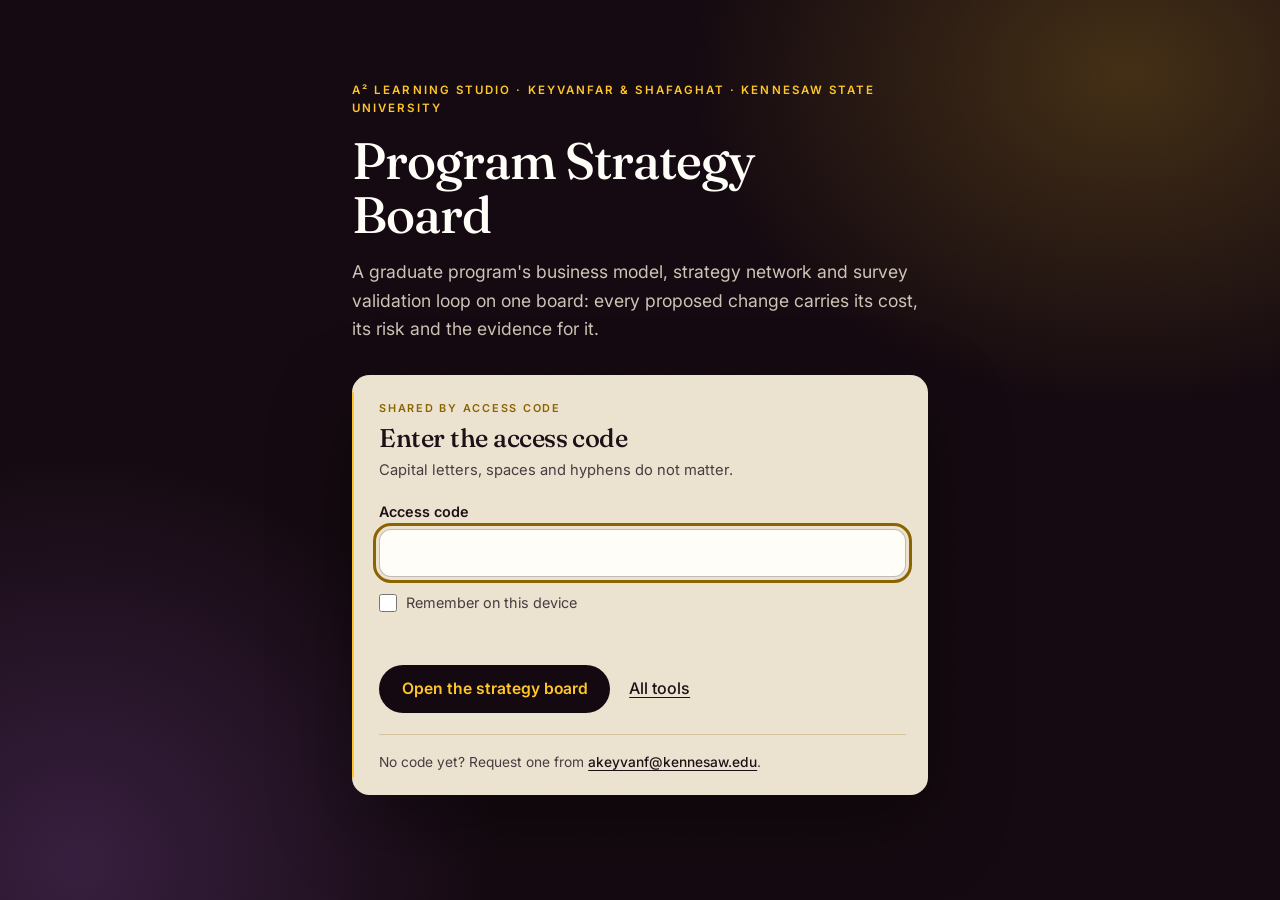
<file: platforms/strategy-board.html>
<!doctype html>
<html lang="en">
<head>
<meta charset="utf-8">
<meta name="viewport" content="width=device-width, initial-scale=1">
<meta name="robots" content="noindex">
<title>Program Strategy Board · A² Learning Studio</title>
<meta name="description" content="Program Strategy Board from A² Learning Studio, Kennesaw State University. Opens with an access code.">
<link rel="preconnect" href="https://fonts.googleapis.com">
<link rel="preconnect" href="https://fonts.gstatic.com" crossorigin>
<link rel="stylesheet" href="https://fonts.googleapis.com/css2?family=Fraunces:opsz,wght@9..144,500;9..144,600&family=Inter:wght@400;500;600&display=swap">
<style>
/* Access gate, atelier dark stage. The tool is ENCRYPTED, not hidden: #a2-payload holds AES-256-GCM ciphertext and the
   access code derives the key in the browser (PBKDF2-SHA-256), so view-source and devtools show nothing readable.
   JS contract: #gate-form #code #remember #gate-msg #open #a2-payload.
   Generated by C:\Claude\a2_platforms_gate\build_gated.py from gate_template.html - edit the template, never the output. */
:root {
  --berry-deep: #140910; --berry: #2a1420; --cream: #ECE2D0; --white: #FFFDF8;
  --gold: #FFC629; --gold-ink: #8a6400; --ink: #1d1117; --ink-2: #4b3b41; --dusk: 120, 70, 150;
  --gold-a45: rgba(255, 198, 41, .45); --alert: #9b1c1c;
}
* { box-sizing: border-box; }
html { -webkit-text-size-adjust: 100%; }
body { margin: 0; min-height: 100vh; min-height: 100svh; color: var(--cream);
  background: radial-gradient(55% 60% at 88% 8%, rgba(255, 198, 41, .20), transparent 62%),
              radial-gradient(50% 70% at 6% 96%, rgba(var(--dusk), .34), transparent 66%), var(--berry-deep);
  font: 400 1rem/1.6 Inter, system-ui, -apple-system, "Segoe UI", sans-serif; }
body::after { content: ""; position: fixed; inset: 0; z-index: -1; pointer-events: none; opacity: .07; mix-blend-mode: overlay;
  background-image: url("data:image/svg+xml,%3Csvg xmlns='http://www.w3.org/2000/svg' width='220' height='220'%3E%3Cfilter id='n'%3E%3CfeTurbulence type='fractalNoise' baseFrequency='.9' numOctaves='3' stitchTiles='stitch'/%3E%3C/filter%3E%3Crect width='100%25' height='100%25' filter='url(%23n)'/%3E%3C/svg%3E"); }
::selection { background: var(--gold); color: var(--berry-deep); }
a { color: var(--gold); text-underline-offset: 3px; }
:focus-visible { outline: 3px solid var(--gold); outline-offset: 3px; border-radius: 6px; }
/* Gold on cream is under 3:1, so focus and links inside the cream card use the deep gold / ink instead. */
.card :focus-visible { outline-color: var(--gold-ink); }
.skip { position: absolute; left: 1rem; top: -4rem; background: var(--gold); color: var(--berry-deep); padding: .6rem 1rem;
  border-radius: 999px; font-weight: 600; z-index: 9; text-decoration: none; }
.skip:focus { top: 1rem; }
.wrap { width: 100%; max-width: 40rem; margin: 0 auto; padding: clamp(2.5rem, 9vh, 5.5rem) 16px 3rem; }
@media (min-width: 640px) { .wrap { padding-left: 2rem; padding-right: 2rem; } }
.kicker { margin: 0 0 1rem; font-size: .72rem; letter-spacing: .18em; text-transform: uppercase; color: var(--gold); font-weight: 600; }
h1, h2 { font-family: Fraunces, Georgia, serif; font-optical-sizing: auto; letter-spacing: -.02em; font-weight: 500; }
h1 { margin: 0; font-size: clamp(2.1rem, 6vw, 3.2rem); line-height: 1.06; max-width: 16ch; color: var(--white); }
.lede { margin: 1rem 0 2rem; max-width: 56ch; color: rgba(236, 226, 208, .86); font-size: clamp(1rem, 1.6vw, 1.1rem); }
.card { position: relative; margin: 0; background: var(--cream); color: var(--ink); border-radius: 1.1rem;
  padding: 1.6rem 1.4rem 1.4rem 1.7rem; box-shadow: 0 28px 80px rgba(0, 0, 0, .38); }
.card::before { content: ""; position: absolute; left: 0; top: 1.1rem; bottom: 1.1rem; width: 2px; background: var(--gold); border-radius: 2px; }
.stamp { margin: 0 0 .4rem; font-size: .68rem; letter-spacing: .16em; text-transform: uppercase; color: var(--gold-ink); font-weight: 600; }
.card h2 { margin: 0 0 .35rem; font-size: clamp(1.35rem, 3vw, 1.6rem); line-height: 1.15; color: var(--ink); }
.hint { margin: 0 0 1.1rem; color: var(--ink-2); font-size: .92rem; }
.field-label { display: block; font-weight: 600; font-size: .9rem; margin-bottom: .35rem; }
#code { width: 100%; min-height: 48px; padding: .7rem .95rem; border: 1px solid rgba(29, 17, 23, .28); border-radius: 12px;
  background: var(--white); color: var(--ink); font: 500 1.08rem/1.2 Inter, system-ui, sans-serif; letter-spacing: .04em; }
#code[aria-invalid="true"] { border-color: var(--alert); }
#code:disabled { opacity: .65; }
.check { display: flex; align-items: center; gap: .55rem; margin: .9rem 0 0; font-size: .9rem; color: var(--ink-2); cursor: pointer; width: fit-content; }
.check input { width: 1.1rem; height: 1.1rem; margin: 0; accent-color: var(--berry-deep); }
.msg { min-height: 1.5em; margin: .8rem 0 0; font-size: .92rem; color: var(--ink-2); }
.msg.error { color: var(--alert); font-weight: 600; }
.actions { display: flex; flex-wrap: wrap; align-items: center; gap: .7rem 1.2rem; margin-top: 1rem; }
.btn { display: inline-flex; align-items: center; justify-content: center; min-height: 48px; padding: .6rem 1.4rem; border: 0;
  border-radius: 999px; background: var(--berry-deep); color: var(--gold); font: 600 .98rem/1 Inter, system-ui, sans-serif; cursor: pointer; }
.btn:hover { background: var(--berry); }
.btn:disabled { opacity: .72; cursor: progress; }
.card a { color: var(--ink); font-weight: 500; }
.help { margin: 1.3rem 0 0; padding-top: 1rem; border-top: 1px solid rgba(138, 100, 0, .25); font-size: .86rem; color: var(--ink-2); }
.noscript { margin: 1.2rem 0 0; padding: .9rem 1.1rem; border-radius: 12px; background: var(--cream); color: var(--alert); font-weight: 600; }
@media (prefers-reduced-motion: reduce) { * { transition: none !important; animation: none !important; } }
@media print {
  body { background: #fff; color: #000; } body::after, .skip { display: none; }
  h1, .kicker, .lede { color: #000; } .card { box-shadow: none; border: 1px solid #999; }
}
</style>
</head>
<body>
<a class="skip" href="#code">Skip to the access code</a>
<main class="wrap">
  <p class="kicker">A² Learning Studio · Keyvanfar &amp; Shafaghat · Kennesaw State University</p>
  <h1>Program Strategy Board</h1>
  <p class="lede">A graduate program&#x27;s business model, strategy network and survey validation loop on one board: every proposed change carries its cost, its risk and the evidence for it.</p>
  <form class="card" id="gate-form" novalidate aria-labelledby="gate-h" onsubmit="return false">
    <p class="stamp">Shared by access code</p>
    <h2 id="gate-h">Enter the access code</h2>
    <p class="hint" id="gate-hint">Capital letters, spaces and hyphens do not matter.</p>
    <label class="field-label" for="code">Access code</label>
    <input id="code" type="text" autocomplete="off" autocapitalize="none" autocorrect="off" spellcheck="false"
           enterkeyhint="go" aria-describedby="gate-hint gate-msg">
    <label class="check"><input type="checkbox" id="remember"> Remember on this device</label>
    <p class="msg" id="gate-msg" role="status" aria-live="polite">Loading the tool…</p>
    <div class="actions">
      <button class="btn" id="open" type="submit" disabled>Open the strategy board</button>
      <a href="./">All tools</a>
    </div>
    <p class="help">No code yet? Request one from <a href="mailto:akeyvanf@kennesaw.edu?subject=Access%20code%20request%3A%20Program%20Strategy%20Board">akeyvanf@kennesaw.edu</a>.</p>
  </form>
  <noscript><p class="noscript">This tool needs JavaScript to open. Please turn it on, or use a current version of Safari, Chrome, Edge or Firefox.</p></noscript>
</main>
<script type="application/json" id="a2-payload">{"v":1,"iter":600000,"salt":"lDEwnHuGtxP7nlBoK1nsDQ==","iv":"NQv90QK4gy4k0xx3","gz":true,"ct":"34KhVjQu27+B/ZmwSgL/ECYyhwrwBsRaNsXbKh2bf3PXxSq3CSgjqqjK97WNKemrHPmMt6LwBqIfV/[base64]/nHcoEhNylNxNyCp/fmPqm8xD13Z7VC0PjdaNEp/aSihoaSm8EzhrMDXdzgDgAblCHPq8uVLlmWXlBCWtMt2LeVbNRSzxRQml4RnqVGZoy0sX8KNVhsQ6WC8JEJxmssMUhYcMdpLtDU6AKicf2FRfxTo/4ac7KrxoRU94YzuTe8NJayHp+FQljKE/USVMZcMXKXhqn0Jg2txYM2hiWmGRq9hrwVeUa9fpLgxQzRnA0Kh1PS3b1JUspS6tgvXMXI3J/Wwnt2LJfilcc050ligWS5nXYv0hojTGbPz+Kvk0bolxXlCo2hA8qj5gq3P4vGQeW7ZkxB+xzC7QgbXCTUMtuAn+2Se1fHRlqU2yCUarVYExoGJYsOY+1FZTof/RqA133yVL4/KszP1ZZQfzCNKB2NZ1PbuMEiMgoLurgKM2Z7yfTJP+6C19whzGqjmQI6gBAtbZS3BH4EMpKU4sbcQBz7eGOdD4EK6GZ6IhgR+Cmy1qPCDEKMRwtklTLmZuePozNjh9tsWH5LJp6EtAUWRQT78qXsb3E4AKiZ/KsfsQKzkKhl+jNc9oOczbZevOI6NQNyKu2Wi8/iPtAOR3w8CPAsV+DzTLkRI6YfFtG6xjqRe//aGCX+GAXj2nE5j/10CJu2s7PvIJUfvsXd+IRS7F6S122cusmzv3yt9gRd/pPbp4R8fONzDsjXz0J1wVsN4hKA++lp724LTgDzs17kb+dA7F7bWCR6AnU/[base64]/CKFyWHCPvHPLb8zXlV83xF5Rx2F4WOCQki2ow58qhfW1bzf2NHHCU7kqGr2NbCreGqziqs3K01wbv++MVac1/C4wxMYBtJo6AWf5K8f+K57hsAVReNa/NmjI7PbnITrSmxsLXqhpuHKmeVXjahuXEHmusjkcuCIeFC2h47ArMiORZTYKZIXV2KEZWfbqKA3pkehuoguDDoNqG99V7Vqlk0NcXeEqS2HMWx0ZnxvNxDkq5Yd1j9rjJKVDhMUtPvl6rgf7uAhEjyi23YqMgKYAZWoC7FX5ya7Ei+sePdq3AzU6YZiCT5/10t7PJaNqlg3dGBcNZ9h8y8qUY7vYmiLPX+7+Rwvdv6HyxnVmrTwmZrjzyUajhlCwYVlHZhglVt2mg/yYmY/vjCu/nYni90hyB45JVryRZpgHquIBJQNePPFoLy00F/t+NcYbOBw636qwTvfh+D9xGiADg8M805kd6TA+tmfAhNHLWV9lGasyLZBbcVQ9DKmtPE1+/PLVwb5ma6aLYPkN0mQkkkwLx5/sO0XHlw+a2tCUxbjBHqkBKdzmqsg9nuyi+d7d5p/mmuC7rr7gFReglNbFEHDl492N54OVj6nyYVmuSs4K2At6qKGo8CBQoayzDQyhG6W2P6hXIgi+C8REjUqbsUz04PVVN+y1Dj9N7nFHI0eTGmjvJZ1l+yG8+rrP1BLWHvGOHRps758xj3qvugemKjuI3RXGIoMSEWAS2UN4boqPl9yVfW5blMiDrkP4X/2aRCkiABIu7lCh5U/hK1m/TDIy9yEpWRBKR3QYpDUk5o5pGrifcyJ8qdhska/[base64]/8t2//5lWuk6weuVq0FK63Ouy8656zWBUmdMHHYQKsGROdyjGd9sEmnpnlWCcE5eB3I87HHNLxfT16fpMNLkGV/mEL1KYIY7RX+DJMeOja/Ie9HbE8yxYz0zdyEQg41wRxftw2UpLZDTdOunVylEXsh4GDavmRAWXurLWWKPftS1QHt+kyfuH78Dp8EqfzhRTC1jeEpgvMjX7dH+iCRnLseeuU88Jn9gl6ShlDUxD0Pv+7LmjUfZWlq9UlwSH5+ncC3eJjmBDBF/YRvwYuNHuYRci7XL1PsSUlILYWKfUgvMfo7DhuhFKHWCPrRQEGXbszxwUz6/[base64]/X1GZNmK2/cGZX/VYMCqUS1yqtsg8hTbqEIhgqRvH5SdA5PeO8SNyEGQCre8a9KBdZ306+VY1qqpTjQgTiTtl00SilO9UhS1a3OPUACHbAali23xLSta/xxYHt2L8IW0VaT8U6IZMaDvOXBUXIRbj+mBYEYuCRijPoNf1otrBKw7FKF4PgQGKEX+SVJ6pSHzCaB2DpPSWcT2bCxqs//ZAsb/jZMGjtFLhJgv2X95n0+izrRgXQ1M/f2qyAj/mSkdz1Fu7uI50oNB2E9Y2zfkbSmorsr8zdFyUmmV6oiwRmmzpBhCz89H4SwLm3TYlemqpXwll2/zBuov957ei4kuKYKrHFk39dVatXRglbe0CzD+MAHvlzceAKIQ1GvX/[base64]/9qPlbbCZA95ttWyCt33xfZyWrTqF/98bb+qPpyuV+GJQq5KoR2ZmaFkfnKzm6U56go+KOKpypXITU0ifx7veJ+DsEIAqV3mzgK+/4/ttUDMruaxfLFDZyvb8HJuDKfxQZLuUxLAA62FLuohSAEQQFdSaeNy+yfILTDJBcmiwFfUBZ4PvX3Nhm/dTFdiX8XVequ48pgcJR8r7E1MHCK+2qJYccAD/uxkoc5blu6tAp0AeU7RtvHZUp6EL23uQHncMlj24VrMmc/KV3BpX7Ka1NMPlzHx7ZMm0bESTCFU64jCegVCuhktf0kXibJSIJdIkIroJHB5Qxg2gszJsLWwhf+5L7QjxPm2naU+5dl4n89UEUez7jmHU9f2HDJJkdFrsUE88DJxK48CPX0kbj7AaJXDHyW1em6hZJGPQVWkZiwEIsQbRA0xnJFz0d2dBeW/s/kNnFvu9mvI5bVs8PxZYMTEqyv9Dw8gD6ggesqoamMliTI+qr8Pblis3alc6ZQdkyCHw7uJN9mVC55xmHAaINWhE6iQ5P6dPJLzRQ73LFJvtaMb5eJMheXYTXp/IdnGNOt0qYMW5NJY8x8q8LaGsLly5MiVvzmKYaevERQvJuuH37oOD+McbY4XE2s19BWrTDv45vHsiAQxtzp1TAGSRCn9gzDd3/[base64]/2eT8ErHoFRZPMXZ31yIpUapIROlaYqR3X/PLgvHpfWvZzPgaMDJE07yL5gfzwpKOw6OMSK9S7FNLi9uAms0PXlJOwROVRGVu7zzQSy0YfQEGxwqe4/LhrzqcGftxy+5KM6G3flxMezRrKvE0z24QxExzGqfL9chdw+X6hLSqmfm+ry/T5ZvjlU9MqYSVqc2HUzZRphA3/FZnWKn1pPB79Ot3e3M6OaoZ6W26sVVnHPsCLIeplanqTu4x9luJffY/QVI6Oo9lQTCvhKq1ViyIh1caoKpRL6LRnJKPQd8lW65yHhUkji4wimiAHPBho3H3WVkBsfpxr6XuhzpIiErE+6t9/I9luWR/bnHNVnRaUOgxD3OCWIZ0nId6ll/B1JFOc4491alHwjHy6BMFV7Gmt1cCp+tOYcIGo8KS+I+cAfWAJMM5C6XikF84sCqvJprBhL9KlBJwTpgHjZS2fL3CYiCOcBxrfpRMQdjS01IxYHP0AdFxU9NcAC/D7JsE3rPYpd6Bbgf6vAKLBDm0ll1Ba4wtT31C0CwJ0uO+Bsmj0xt0kadXBjt9tNClqmFkUmMtDrAD6M9mnzD2SBE3t+qVF4uMb9nFw37MgRVreksF3vq/mZJ43uOSeuHXbumf9HjKqwOo0I7hRDHIXTtI9RS5hHmqk54Dn8UlWx9vXeSdZEA7RQVfvNhXLjryJ68oEseDcCaWuxZLO7kSSPRR5KlXAXya2+SqT4vSMDtN1iWgJtLOhL+adxhe1+gnWjEuTLWadgz6g9fZ/bYbMmujARgUgumzh7O5tegscIqXu0NqyqpkPSPBb1jQiR/AHAm/hsKJouGq+JPDmyZIoW6J/tV7yZEFIzrdmgnIs9dWeauq2FG4itjoFqCM/2D0VYaUC0pbfPf3jcqw0l/D3iGEG8tHEAtm7tsRpsyVwop9wPkj8N9ovvwknCj/w8KKudPLmiVQKBz7G8DNztodTEw+8EdxcUzX7/Zf+xVL9/qigGfqLgLS4D/RuM+/[base64]/b16AuNxF5Xs7zqTwQrr1JUHhlNMm+Qk/8KtbCgKSdGtV80fWcRY6Y8bSDq4nBB8bV6TThpnm+H/uOy7pTPUH8Y1mwx+fWL8r5pCMXi2ebQB51D0Kq8Y7X+VYEttvfmgDTIP4yBU4nlpqrfFSeck6D7c37owT1iG1cdzHXdO1lEqL8CjY+adhtGgMcFz5IIS2XYPAlIa1/vvrAHzHFE7kbGPBCzCMLwSGckMSjM1/Pw6fz7gD5qi4UDemeOW9/[base64]/QcGWV2vkuO8pe4NAfE8Dn9CGo9+2+kgbOpfMBoPhadoHTRS4xF44kXF7wHAP8CvwAbeHvt+joYgfVC3kmhTwbUNoQiKWqfGeibm/OpAivvDBlXMv0jfZXPL6iU0fBfm3UrmZP/E1gGs/oJUZegNU+RYRKqrjAymmlXPW1OwKTEGUcz2hggTAZ7Oq2lGfqI6ZCRsL4P0z+pXSclYllTevfDKqGwRwDzK+ouCNM1/YjhtyiKM9WDbleLd5nTeV2Bg0MA64LnaTNxlIAZ0lvZDkHoLm37q9gHqndfkpepZBrdrmTCCrFqLZhAttEFL9KLEUVehu213pdAeka4eJhWBpKiuDXd+5UjXgZFP+TtgeTXeqlHOTbBUwm3zC9Qq/Jgdm89ZKE31D033csB+eehuHw7HhZaMrNo+9YrgjQv58G9TOFmBpB8WkpsSIc0A0eGH+dWojx6VMb9K+P4st5JIkSE9lr4eFT8CZdHAPcKWy37WJKQA887NvyPD2Pxm7dUGJ9ypQgwXZ2AJt5dy1ZKGiTfmuBI+YnBUwk1nYPGzVmWFU/2Bd2jv0gfKJvy75t7U/aHJwOVBO90RI7+EFt/tzKX9dRzjA0zurE3dSdJJBf1RXKem/j3lngLcEJsmCsXPj8tsgrDGYLlj9tavA24PHuBjp8enT+0BHQ6kqT8lOlJNOXje7noHYZ/ByyO6EqKa01WIX3HC6OmootWW27WqCPe7ujFjCofT/hwp8zfEuVHf3tl3LH14/SJrCO39SASBK9UVm5My4u/GkbzH4+QOOg7nvRySAoM6pwHNOjDj5Tt/K4UlrCXDwWGuHvVqKq72YcU9z4uxQj2QGvcDf8f5tDtgXOv16PLdc0MKz8+o4mbgUd6KqobrB1E4xkoYSPCQEG2s7LHDrUY/YhJVLH9H4GAdlA22A1wAzQJutdFrp0+XfLcSfNaVALo0HPt7PsehtVpdxxbvaSlogwfkYhIAlKxT9eYgtm+htxc7g/1t1HPEDYyqigwMWqXxL81qBQrLNrRwx0tlO5NGBB4txC/BWSdIItmjJU7HC7ebKQ0ystbw9CvmUddMk6g9wbXeQCKNkeuOt7UMLS3WNc5xHSyalYuNEBIZtl7jN4LPL/OPgcRFjaKldF65GM0H3GQcNDb6XREe07vQiU5Q+390fuM8klCLblTEAQfcq8jAM7PjxFFYr8lBrrlDWA8g/FwLSi8s+nIApL1U3Ggyn7F2mcez3Byz8DGvpcA0q2VrojyOj14CKRL0eaMn6XsklwyppHHfFmXcxfNoG3O0WmBvxnByWcrlnQBynyD8Ae3oh6BOZXVYzFF/Q9tevvAF2X6NXg9F9Wy0rntMCtEpTsCaHbo40pJIEk95mgjGevkxZPCrWGnNZ8QX0gTqgXD6uPCcGqfD65MuCMdkHcGDwNty+ZdpUsUr/[base64]/zUE4Z0SBNn6w0sMxd4xxCW2d5bw3pcZSDhXtfAmWjgdNL1RZmvuE3ip6rhkwcj8rcQDj9/PpvnxjVKmR8eAj2jcLhrIa5sbCKeRg9GAGImr/SvMaNx5VI04iSXoXFqHijC24cRc8vramXOHMdXZDWSOqpMkYfTaWKfEFqUYP+QWKF+lhDa6gMqNAQitr36YqpfikOSc+Scyj4Nt00ApfTC/LJGgMDn9mAs1W6VtWY0l8d+JFy7ZA8eH98dCazf/YX9h3eXAIN+knHeLmly5ccxyq2EAEGOWvBvzoiseoMCHOEMqx2IqP8SRo3OtkcjfyxZjo0E9jA1u3/bRhssNnTlHHtjML4mRqXYaAPL/kc12zb1fMXJnC4on71bw9uV0FETasjfqa97bVj7Mvv5PvuNlIYQqsNpYIDXk9tTUC4yxgDxHnoz5B/oX06A1OEbjb7rdVOQvjh4fvi2M0LHqpGhQBvSs9GFUU61HxPIRkGe1PoDChg+BJ8AGmbYJShP/UqcccZ2RMs85/aQMljbhl/6zRteELWsgmk8kS2wOk/7UPHglltkbjwKjgz869bOIKkcd4saDFzPkg1d/jjj6mqO/2eUn2rRSxVjic1INoVhcSHsWwwzdxai9ymWlKomlKMHHn/4GtR0I1/JFadXV8p6kF/nG4J2xHI2ZZ9kV+u3laUiqTurSF1v0NRfPZiTuZwHM8VZ01BfhEcQRUmrjqX5kSEBIpldoOMSNlftYBR/x/+iBXOcPhGVVLIhE6itez0QxcuROZmKkID6p60UDr9zZXvJTz7OcI2dXDnrmeOxoykfcgezR3cOdlkBESGJ72qnhqgn8bg3pO11E3u9GDYKaiZKJ+yAMuvDZl4RpxoBeXthpkhVODTL1hDVuRAWFrINb46v8A4dh8/SmcDvb8nkaKE73uLWNy2VFSLk9t+ejR6cmYYlK2iVo5arR/hy8wBmtsSIeID1ot1RQaZGc2xUGuATdysmN1P4i5sOIwjb6KbQrDlnYC5H3FA2hg90cy3y2egT6FAdMd+b6g4TEy0m2Nq25rE/[base64]/Q7UZwaSMAC4gbrpfKO3CeBf6ZZZ9/JlaqMW12cJWhvs02N20L08nZPguMd+FfjOp9yo+gR5ZN5LLzx96hCAQFrFmh9Sl7CRrmeABRpSYZRSjI8itMZjMg0WeyWiLoFpdqAghoX2qX4Fl2Y9RCS+fcSMs1/fkFh3ft8+KjLPqU4Gnw3kS0D0OLRGVguD4y2IzW9jIdl6gK7JQLxbCXajFDm2pl+Zk5kqG7e2mKqDugvbwJNQIOVkMq+OXa2kCqBzO2CUWMTH2JhJl+2DevKioaeFR4aKqzxY/wlFJAl35KtYkt/HBIceyohZqcxAE5xAcehuqijYtuprVcMFA/qs9LLtFcA0pnCKDUgLEwgI8LDtnS8HmCS6okqOLjk78ujwO3pxtLekse98ZWhM3RXUUd4S3J8OUycDT/r2SK+cCWNllSLkOYndYdpVEsaskEnNHPxQYwdReX2ZRyafoJGqrD5Ui9E84JL3YZPU2nEgVYmBTU0sjKWAPIFXak7pTQGU+FHHVP8JpskC6j8eAQX/7oO/DJTQLbUQ4/13RNOLesg9B46C9+Ap0/TaQtVcv9eyZJiDLXu+Sp/[base64]/45cJn8ER7MiROPmS/[base64]/3kXy9pKWpuZrr/jQ7AzyPxr2GIYhq99t3fDC/xJZYBJfBRqinm1n/w9UGhgA6haJoyWYgLl8sUPJfJrsT/SD71F63HIXOQvPDYWLLbQIgji7dt8OqxCmzMBmjTyP8NgjwcRhIJ3AmVDHo6nkn4NPzxbIYvg0979h5m4ke8+UuIRnG/XIApFhZAOFOs3UBnOo6qS8R2zAjmDJ4jC4LDJ1lCkMem4wcgMh04bJH53jevC2/[base64]/03UEQ2TBVkw65+9wqQe64slnh/FxvKKUH3Q9odWN5zLJIFCPferj4HmIPb/OyavXStW2uuPdLLMYlON2VyRltNGj4OJvx28KrAA6v9Z3RaVhfavcsdFecAkjFroVasFeGwFTmwasyLfnUTwlyGo+dcwiXSo1UZMYQwb/SnoZCe3nuDEnkRVb6IFguCCKXkMW9jVSfFQlzp5TfTpPYWMTq1YHTNYi+jX9Kw+q6AnLveH5Hd2xd+NjljN9zHwomQqqo44XdLSMK2ZdsY8wCk48iLMLREcjDepgjoOuk1m8z0sPCm7zk8AHnAFE9CUkVFMUWEnMDRvzolp/6Z0w3YQwdIi/ZVPQ9mwS+JVNoft39SQDm38dlgb2QHLIKwwLP+ohu5wEid/5UX9fxxGSYWsgnA/[base64]/G1q5h28EZwqM/V4stWn3qnxorfzUhoyZL0BjZT/vsiNpKPk/+lG1O5630wHoGJu8Z1fLaNjLsjMNJdm8kCHAZVlQnt11qhO5VWfVt+9RURavLBuOA/v9gYbMzySQEKnVUhcS+mP7ynAYlcAo1a4U6a/U1M9gpWYeakdUBkEP7yZwyCeQC7C3NLeCBxdXIKyYch84HGArFQcoe+INj5Y/kCea6OUAa/YXtE1xrvaxfqwP8uK5JmoTuRyEGsY6AFcqreke6rZdnviXdieyn7tXEP8KZVWPpiILVeysHrkTzaxw/[base64]/JC0ugKUbXOVRbRMQq94ZxbzRq22UcyVyPJ5DWAP1caKLCytYGTIYxctxuFDSIzK2p3FZbZBB/2JP7FvNCm5zOiOlMdk0muBL5rTK00zW+6iunUX1XmYYIVpA/zwQeu921+vm/Uvy5jTad0u82SkXvkc7At03Lc/YLdgWAp/ONGGBvaQTHrAMEy3URhcR5UAjjk/KckVNNpOv9Lj9MmXH6gFQ3xv2KYuCvMvGZgdApt4VvlCULUHEGf1FQ4T4ApKFvlBLlpNujqR7QHoyk/uAbA9mxUdQqSXU0hYqkqeYihLJa31v6vWZAMHC3G8tKEVIChKBwfbCXH+zPxfJeq1n+XRF9+Dnu7/lWFTJtmzerW3F6poPEYjPyow6TVy+/qnknde+wSrUiNG7FLNrenUIMo8YwdmXrOxBiRpLkW+Xpb4/[base64]/evY/[base64]/PeO4DUGWejxZ0Wo6NbP9qQwCP4vrAhFw+tV8CLlDmKb2kpl+JQ0aLSH+TXB4CpjzBeRF+fZMw5x+CRj8wZHbQQKgLVaD2VDdpC+EXsmDs8OM2perPZ3S3ijgKHOR1cN2wUPEnQeFX8723mDfbSUNnwPFWFCvOlUtjfJIZ8HsI6500W8TCOq2vBFhh+9hl/6Ib5vFKLoW7FQ29iHLH/6L48sr5MUBN9JTUE+v5+VMJ9VnBx00vjTR5YAMcULXl6jl/z1PWn1+bza+qc7vpTAG4NF2kQt2o8D4eflyD2akhgxUlDilqXSA6EYozo/BpDl+8caLjgt7+WyKiOi8ebhZUZonVwdCvzqx91VVvQiP8VVn2CkWuD+R3Gp+g2bS0hJ+CR+xzNWy4FhlR6kf/Juwa1pSSpOULcxdz9uir0i0f91vPjYUKIQW3Js+oCsBeFG/4qflkX42XbQEOTmBQy4S91iK1OZ06E8EG0l1RiKDN/[base64]/7LIXW1qnUA3GHlUNPkDPUMNU2tz3D+RHjcgPfasOtKrJ2aoXpALh/pWXCY5Mzw/AUdgUUi+aNw7O/fxO8bI6m4pydWNZyEKZm6f1n82Y9lovmEM3OziE88pdzJacPHfwtjRCoT7XRcdzrqUihIFQYBUES11H5Mj2ACNDEf1cxvyCDjRTVaWzsVWrz7P+glKVdU08wnRitMLZMW+WXtsLgPcef4fMTnA/CypBPmcq7ObpLCiyk0/oKzvf+kXA2IPExeJ88NgqkNOmJBb4w2iw6xpLYntxdncd5Yjvrp9wSaRVLyvFmbKLcgz6glkFKWb0fTp+3FZLNL70gnLps5dM/06tev0Z/2PN0HvTwwofkMtndN47+A1qSoTpt1onwZpg8RRZ+iiB5+U352j4J9JiY+3+ACb6YX4LSTrR69d6ICBFBtYypP7XSCzcahfycucMkpgofynZf7F92D8GGUIm/9yDNJhGfPoP7oxUYsm3ARvx/ybWE8x4kCcengne8Ty6qI7JRJO5M3xh9Kr3oSa/ZhJjmnGtwhKCrjcqS2nmQKnQYEFw9FYRg2VTMNhbAC/CskqKJkVTZ4G6ICjHxskKymUQdqRYUBFXILcx/lOFEESlVYC8aheq451h+frh4X09tYzhe2fsmzx/tmK/+N1pkl3+aAsSbq8YSXlV033Qsd/WbkGrctU2KqUHOF438OOlj6J/lLH0Bhkc9sc6x4Tm1iBTZ+gOdsjlLbQDI6Qf/uf1YqVd1vK5Q1rN56hDQrLPyubYPJhYJlwwJKHkny7Yn4ttPnYdROQ3hGwirHfK3a/Y4VEDypnE4NVwZ55DC5dETSnrQTYlnBdw5LelxcBc45YkCP7Gtilo/X14bOgWWmecStMM+bpYJipODqYpBXJ4fL3qOUNuFLDejNkFF9Ce1Wntpuc29cjdAV/OFHo4zMTNPyCiwMUPTxkDsdRw5tPwjpYr3mvj9M709Jf64pPfM1fZRceS6L+fw5QhLwOZOXLAQyY3Ng++40rWQn/XFvaKF+JiPuoRxZTKdL5QB5/Qh4ZRZusvyWPbe37PTNE5tTazo4uAR1e0BlSX+xS/VXf3zZWShNVHaq3ERfZTQRE5ZaCTmV/YgHd6V/nibhKCQi3vkAyuxCj2/34lQHnzwRChtjWZpvkxjZdhkL+OleBHq6z0xuHGAMjSoOKdGsLerjDjvusaJI5XVcgDsOltArF+T2fHTIx7E54BxdgYb8K44qScNpoQIHOWqAC4OmZY/UFdphyGI2LuYjZdoQ/vvpHttc1wTMoMjCw5B4TVsoAUanDanwRrSRr+jtpdndG3Vd8ZcE35oGpPgT2Mu2x6YfV83rn9TCFYRjKfamGe73fa1rMAeLWLbpVfYdEBkqCplCOK/UMSclWzKA3kTeAd9gruAPnw/OzZ9ww0Didk+tt1zg2D3GwrcNKSJvDnXRVVCKZ0uKoRiOAMYXFoSh6VthLkXpz59qR4kj1PP0ImAg1+uoMNz+9yGg4Y6QPMCopuYz24Wyqp/A74Y+4eB7XO+0mIOhU1ackapFuHAQ/gQiEfko/CpGyc05lNPkTb07rkBrLEiMdEUHzzih4A941WB12NBVd6ZTskeDDN/syW+CxHiFeQVJlGTWGzl2uTXLqRam+VC1FrwVXqbtiqz5fj8+v36qO4No//OgDWwqyRWO98SVHhWyBQVvznYxxdrHzMkcmB8FD4zUYn3tfYWKkJWJl1JwkQRZ3Z9X/p5z6fB6dTFj5HIbf9U6ywjFDbt6IRLMy97LREsXEJbedk4wtxH+STnZTi4i+6xOV4d/g1Ajve5u/7tacZSdmAZmwkWd4FUzAXZcAElgTlWglN2p/LHkF2dLemsVMMfmsCKeRAFamiD5F4xE+ybP6NHOsxRB7CoySfhCm+C57dFXUqB6UfTD8k+gHDdjf6ho4alO770lZqq+E0umz7Bzq/3jVADAhZNul0ON8HU11dSIPqccdCOBEq8CSMUYfiQ7oxeJEC8uSSxZF5+qLNQYjEMzBRuyic/MczN7u/Cskj4qej1zQeG4O9duWFdswlzcSvrRW3kNl+hm5WfACTAMFnuxBe9DFf6IVnMnyGClTZLAwGIbgOGeE2NbbDoPyyS2tlEGl4xkslvDQ60fUgD9XT7F0mHPFNgEAr8Tb3IJMSl1VqAG2j8LNrZ1ZVjWfNM+KQnRekThuwF9N+Kk03TJDF3VieaaP3j0q0+uY7Aix/15i6gY25oFZQEWvdScvshu94PaGKY9l9+NhRehXe1Zlp7Jj/zeAKb0ndbPqrjdBU5ol7rRV2dFesMOsXAp2Xdp2Wa8SBffvia1QgAk77gcIZn8SmxooQmMH392wMc1JaqHZeSwe0JxgKRhAiLwTTp9Y79LAS8g4J/7NVgXWCCYHudVfpPZFDpISuZIxBgN9fI0YT4hQeQJH5djLa4AhyOXHPQz5sysspfJ/rEQ+BsYPWTVQM2qeYObtmtdeOnughy7Cedb6BhNhOqQaIYp5fYjJAZmi2vPKB4YGY7TBqx6JAsMVFBeeDotNiFN7d5jSB5ulmnMgFc8KbIpb1p0coJ8iq+hmR7yOmoTSAYvtXoF1dFfB0IiatbIyRaEpCelbg5IRPlY920KEoxOjk7/n6BQeW8NnrmLSFeJnrJzoiUdEDb9uD10/PhX6DGElj/D2zP9RuRNKgFWc8jvK0S2ds24kECDrlnZ5l0nmef7fwhQWAB0AfP9feY4QOpRA2PEtTBlJe784XfWjFW3fZfiJrDWIbYahnMjtDQ1K/DNAHzDf/VsuniOblJn7QowX96uUNsmzXLXq7wpBWOm67ATqBaFwFeQfRaVouKAjvJEkFKJROYpwG0lFAqSJgg8zlv9bSyAOHH5XVi6MWjXoG5N1G8bNRyRDs6TQA4mKU+p+syun7tdKtMfNXoA1yMotiT1wkDLx/8roEUNWzANY/0NFWKagUd/HJpSldG16+hLh2JbiX/efV2YZ67UYsd9K9f0mr1WuhCeC/q16leuuoZCVnCDbVbdrBdmXwMzkB1q4/p0AG4yhK3AuvwLWursQiRSZl85oVi9+ZhC9eetsmUy3tofRLO6iNKu1EdS9boUiEpiM2dOSTgBA6miwMs8BzIZSBYI3PRVYt68n4cd/3TY/x3aLU0qMQCmNQE8DdM9IPdlT0T5ZLlytUhLlXwf764G3+fD0LjB6DpHpNaenPkMDklBHuUJK6gUUCjK5yM3tbLpZwZILYJl9nWox1Uvo+tTlAhP4qd14K/F1uO4cTgK9+eQD9ygqfEKMBH8RtgI2IuDArr9N0nGMR87ZXFkLLbGXUJ/h/q28uOXelG6HU3pKdqiyxONgg4D3qkl1TxIaLraDAvY0Sl/eWyZf5MfHZI42t/XkVGh5Z0aTb80DrmmMms0Hjggn1NLAIkZGitB5/8e6QKjvXZ3EkAwxUkYyaHBDYmEHr5bcmUa/ukcKUktTllTaJv0p600r+W/VNJBBsgpH6p24iz3NjnyX8rzZEvvJGRzPowESK+ftR9lQuZDoOLDfoOQuUGTDaW81tK2BzjpIgG8OJdo4h0cTcoTkK+vT2Csp8xz+0RPu+QcvONzzXZpT8Nl1h9FPlHrocKTGOXeMGqffQ3a93l5++43Jzh5AuBwUsGH0UuuaEUqVCUH1Aadd27gv9rJ4clWmZYcssx/dnB1Gob/[base64]/aFFN9+3rAXBlAOFWp6DhgfaJxsHCG7VirfVO075fHaYcwFZJ/DRC89SHPToZ3xCJkj3KAMXXdihEJAAifaC2m604v/9enYl9Wtv6fsM0IxGWRV4ykhycKlzsNpQ+5ms9QTF7r+jnaIH9EamAR1p4etHKiPjTHjML3bRRW10VbAQPbG1bIbyq+X+mvTx48xLQ1j5jJYv5SgOJJyigRECbPrOavN6h1qbqfiQ4TsatorxoH/15ZTQlc15bfu9NzGwMny6JL4D47zrg92TqwTPtMUJf0PlI0z59mX1PjS4UAn24RWBwzHm0IqQDF4KP5NMbxnFryQTfrQ30sc43iYMsHi7P6siUKOhTmKZd2uJ9aOPKUtader/1ivEONp5LP73Y9uzalx/WoYX+KXeDDGOxbK0DHYg/vRHSCHbR7LGyPzbd2g3LCXjzF13gWUjgj/hJ/XW9vswLHY9Ik26XMBSSR2ghrEUmLAQUE5n94k3jbYYJP61WLbVoyy2sX27yqL7ircs0/emHl9Wk93sqoO2CI/l5+62qp92AvPr6ZE3gCiHPz2+wLfXEVt3m8f5p65XDmP2Hbh9WqTcHhvfANqhNyoxlfuLZdQKDfqnEno07Rs4FG766WpJWR+Jx77EPRA2X98wlP+bWmpT1kA8jDilUOHc8RGyDACBUfwXOrQ2MH/7PnfkZYzf8jxbot5kTWVS+gBAn2bJv3Z0+ar5QOo4MaQUKi8f8X8R6ClJZg4a/QjhVtE8kn3VURucXcHwEK6ot55JxocjZvbXl9300Aem779Ktxfc+oSefdKpPdjUtprac1wRNCofhBz24YQKjJRnPaiLPj8g9CYlE4CNscWAaXM2Er9JTXqmI8V8iNh0Lg+CFSb4k+rRcltfAepDhI+OCL8fzSgXA/y1zUeeUspxS6mjCIXCjggXUMId5IlkIAOLjU6TvpZ3w/fNpDk/XDv/[base64]/wN6/5uXnXY/68JsZXXzqM/UxagqwN4BibIGqLJLLUPTZBtpUT/M0e6EY0A+sUS1UpqHBsilSAP6ZFBvEV9+2nPyzfagSEHvS/78Ne0pGCI4ptLZ7V6UX6JqbGfnj3+F9JzXp1cWzWqxCAyk/[base64]/Tru8J6mNQeVKlT8LRAxYDRpGLJtEyLV/ju0Q3zgjQFpNWuG1KEV1v+LLV6az+QY3ekoIaGvsg5PfqEOrkDrhgKVZjDF18Uy6Kwy2CQgM48S8uB2JXIckVpbbhDQNZyr7g/AjTu5RvCxRpdu7VLkYXgy8nQEjfYfy6TUJZ1rX7NL5M4p4NfolQrVpvZUlMJ2kAUyzOKtODFjaoL0G44STuqkDtPcBib7V31w0aalpccZ/Nhpo90OHrUAEnRiGqJmUkrIeOZBIlN+Sgq9km88thIr1/kY8Kg1njTFOXRmafrAJr5h+VjIRTw1JaHmwlBrq7awnhRz/Zy2MwBVpbteuv+tmvUCWjCzAweyosT6q3rX2QgeKDkr3p6NZAQcVSDX4W4X2ZQu9sarYzZcrsD9o0aZwo0F7bS23hwt6GYuV+D/Jv5/LRcv8U9OWzEdLeE2WSKxi5Vk7HQEN5kztdnmn/ea/qpdnBTGlKKkQTFP4GdCGkuPBrpRMGifbid2rYFP8ruOZ0jBE0Eh0HlJVvYvveVBxil7tLOxsfA3xBfbLCgmO8KHM0NYqcq+7oOOdes/DCYszQLNCN9GAW+MSsH6JKYRvEHk48S0BhCgDNbprK3X/X3R+uoPaB9Eey1mIYnhOsv9GmLfaUKkiSQD/zQa/o8xOTpBXsuSmSf5kMJFKsQfulU/[base64]/PUtxAXeNTCe/X/GfSasybqwzeme9WMGuq2xXQsWkI2YCuAD3YG6D8n4dfg5wr9Mdz7GRJ4I2TfSIF+klsn4UqWQEj4nRTpDgfctvu6aEIp3Aa8YVy/WFrnUZsSztKgcrYSP8C2/KHjQLnfo3L38Mlt6vF6tdane9bWRTmCzX/EzBRJuCpz+VjY5k1cayx7jMjPJJ+G/YqNyKFBdwl4rc+iz9jC0L6WtunAL/Y9nYrv62+8Jq5CU3ko0QvfFeG0/bFHtY/6Rf7zsRC8ocwYADNTvsqFCv7w1oXbwtKiWCW++vL0qnSOYhnsoNGr0G8zqP4pWUBNdJvVIWxYn6IrgBYT6w5gJrXSyCuF57rfvAKgEJklbFTTYgSM3Ua7raYrMCU7GcLYbD69SPoa9BTPXItDeTsyfiOc/uT3r51fZfbT9OeKMBicbSzDTOFZpfrP4sSrPqBTSWPk2HKTN4UtjPhfNtbWeDd50+GaJYOm37+Cg/17UmsDfYkTXkT95Nww6DRVO4EDnn6yKbt1BbEktRAwMHVSjT2o5fTUa9Vvaf0/b3jmiPcXru0mEgcRWIcX/6kbl2Mm4dZvpV+VvBK+o2K7YrH4Lj22YgphBMB9Q/wW+P9djXmJweZqweDkOzB6j9ODUQCF06oiXHqsqjgIKJa6MNLTY10WNowhzC7T9Q604LKKuTrppTJCvXHSU4wnG3lO6msgVlZhtPh379I8uDVlaVXhLk1484AJN40YTcxqqlpJeAN0vP8h+bN4RqOQdHKS7qCAZ2dRauw4J/QfDu3wj5+0BGWEOj6qHP36jRM/wWGRk2mNcZlG2kWgpigscb6eA9amo/YUe8k9NeaC7jEsi/svDTmBo1zJmJsjqO7q2tKsf1JV75TZk93g84ALqmIaw4gO1qjJudMQi3Px/rF0qT2I6nqVxXWSKpk9B/DbrS41DcnLgm1+zq2HC52sgf11qxtxrd3H/4HVSzbu9ywdc4g+UTMs4Rd5H6MRlpBiZ0Fmya1v3w8q9cRcF55TpB4jxbp8qa9AV034DPAxswFy+/fOG+/fnLGiKZSNiBO61hV2uR51/XD5lqPtttnf7EstYivVQWHFfZSIg5rU/5OgHNmpS6tdn3Yr/3QonOye3zi/0dHmok+t7enoJJJOXL6lvKtjJHZVKHmOWe5SJ088Tg/KUiOYTUy1e9w97CyB+FLGzEJuBn7jccEsae9nSdo4Sw03J9FyXmMOgJUjOeYfKX3EKJ8/170BdStzolzWJjPsftZUCRuNHTFNCG/NW6aDiWzOlqfUdfNc6AEUFcuU6UJkqqzS3y7f/Pu00VqY7JfNXnBs+W48FzpyvxDeldfWanTHE/pAVh9c4GwbhpEg9+Xbo14lJS+H8b4TyVNJ7gDOlkJpsX9H2LNhvap43XJk2v/vGY+bzc904Hcgl9JjtXNwIDee2IKHZJfUdY8A79kGbEOrvTvZb8apQmwaKlORHllCbS+A1s9qaw5V2+zJh6l/NOq8eEig3tkzqxiH4F6/VLmYwRyv7ulh6lExTwNXW2jdLJtb4tnBk1WiKuvxEOkiIahuUTgC14C3VOXCpYCeWcJkbVBi7hKVY+UGv5xcmqgdiM3E9Rg1/WvUNj7c7VoqxO28llXVPtZ+plTem4O2+7VCUP6qCcyrMg1HRiDj0W2YG9dQQu7/NXlrjXUBJRYfyf+XJEmtEb9M81jxFVxUU9H/WEFmZN2FnlFsFzWyEoQ1egti/pU6QcOPneLcMC++fZstuvOUMjL/HKddba0XOFFxb90LFHUanG4tYp+g8nq6VzoDyFmaA6KcVSGYhlkOtcBt/WMw8oyZCa18yk8yMj6Wpja0k5r7/0gAk5f0e6/BKtDtJlx0GQnZfKoUp6OnNHAyLpDPcwtQMoVK/Qk21v09InN7tY1p5qVd0OO2hwrSHiW0W039ugTPdkmViHXyQc02ChMIY1LEIdJcna8K8paTb+WeOFxXVqAZlJCGJmoAxQDUa+sMhEMh+lWb1O682dR98gcxV3NwI7PP+d4otibLPE6ehYBFVIqdGx5gOiyzP50lV5FX/A8Z364SJG4ENe39ijyEYpPuAKHgjwaHP+YAdsU/s+yfEb/[base64]/BdxSvn/P1KzF+tXC+iPDVNYfNIUun1IXxxz0FHy+Hc6P7dn9nw7xLQi4YQ4Ef+zOvhpTWNmami3MiRI2oLXzuPNMnxXw1eJQeEo8pvi4tdUhijTI9XCPdq7fUsVo/hGaj0SFV2PFxOv+tT/k/VGVeFUz2CCTzuFgMq3rVogRM2g+EhHqgINlez0g5qX6+FtexRwbKLgGG/LX1V/psKmwWmJLfWEgVO3rkerGasVsSk3DtT5/K7FT8eHipHJI1SXUuGf+rMLc+7hXwaujT6JF+MWDN5PLFmDttcF9UmoyXGIvSxIHsgMfMArlhbZOXJ6mE8V8q3NIWvuZYhKjoBgHSaK9ty+LCLR+hNWQ4uVp80IX0gThYzRPsUSONf4/akvQOwcQ0LWfELXjUC2jx8hwpv1WZb/[base64]/xGZrpUYZpyK/s+mTPMq9VPMGbSCWz9E9OD148NC4oUbzIIQxWF4IilMvIUZDyxTlBNlfpgDzfEFNHg5lESkd16DlrqEaOUM9wnhUkdquRcyT/s8x1km6D9S5AuioTC08YHSBWUH18crshvyrpyVJda6XZDYQFCEidBNWRvUQADiy8voU7vIzDMUTQCb4TEbX1n69BodXQFhjSiXJ9CRenGCBCWPPB9Yfb9XXs0MhrcukeRU72hl/7NNIBQARZGQ0sqWlMfl9nYL5fZI6gRODUOKdXvVhemjt6aqEfrcThT3Pe84vakQbWFUE/j7qkm3a9dy7N3PCMHuMjeGQOXVSItNwfSSJ/wBp0+a+YCNTv9ny6Fb/U0tp0+M66pG5b9ilNCqh3m88kcSOHfRcWNGZfqc9PnR0SzBCTlEWPfaEG+IuWeAjcyDVHZbZnedArYA0ZKYu1/rJlUKkQFUzP5Pfi65ijTiWiCU+i9tKcpP6Lry4QmJtuJH9g9ytf29dj2e5HiHaHm/PSpESyxePXBZv8+9i1N021ceJ6Yxmmm1JTmGqnQULUuxqhvAG+X7VMWLFHfMXxdtpAoAzDmjK/[base64]/drAETZDDecEh5p4HaBLJjmSkVUb6SlG35R9v2MniRUs2pOnap/wB6sj4vVBWm9qnA7Br4VxUPOURAv7bjFy2/jc4XnGTwUXg/SeKw9L9Nla5Fc/Bg54TrNoQnu2nUWaKX5eDRRH13pX7UAPcEye/IasnIyngJJn9nc8mYd89AWgqLh4Vq9xwO7xo/R/2tj5MHM4vT+ApBjtSDjvTADo0zZNqM7tUAKW+B/2C2jiwqnA2K+o+lLmlHX8I2b9oOvIAqjnSJkDPtO+fP0MeITRe8rbQujrhIObEOiSs/wuO5UJFBsSdIk/+fGkL+/[base64]/[base64]/EytasBH5D8V+TQCsN9G4+vadWgfVv7I3hM/e0nPRwuIqgSoXkjzz456zEu2bknShQ8GzuEKwcGo3eqpGgKzE28mfMh/HwubcR7Qn38h9j2wF/BxGZYEtCfpgnrVNBaXWwQKjIbDCXtE3Dp36qUnZww3FkCkb9lkqe8/RhbFjDKg563/YFKB5NTwJmNvpz82JiGqE60Pd+zfBkqVzTqleCyDmqdjFdz3lE8t/2KbQ929cPh4vHXtyYAlZ+pJejRD6KOY8MjWp+ygMiNqwVUHRFSwMB7ckfXsujPJ7R0h9H64anRJldutp2sCSSHhZC2pJRlg7Fj0FqgvB2FRCxc4xyi4mX4XpgaxKmHcWmklQGVp4bzqlC29Y+jLvecAi45dQHnF0bEAZ/VsIFWdJEPGAAg7Xq1OMXHC0+Cf2fEyLpGmY9Bv+2rVUXcdOP0sMIuuIlSqt8RcnsZp912NWDl8fXXsxQzlbLqTTOMggGhJ12f38NyvAZe9YwV5ZNGsUr509JNEJ0pf4xKn3SRT7tX3qjgNUSGpqPnLpLBsE+jV7aZ7KI7d7Lozz5SsbrTdi7B6Ksa5G7GaL/rPEJq+f+pdBlO5dBs5SUy6Z8DHePPowyKscMfeDgJvGwpFXkCiZPWY0F7DvY88hnR7sF/LUPxTU66WAf3QnSbUR5KvUeaZ84Q8Zfn2tMZ39zVmJyCuDpj2IdzBql5F3Sxc24BsiCj9mlfjHKJtLahIB/TT1/55A3rgI1KZUtLX+ZNzAl1MiuJR98gqbAkABVw/AIf2i2gUg2NxfEg3PqsCCHteRnGxkJvvnhqV7wsVw8BQM/dYMI/oZzQDjBDLiuzh1wsVYrirIo13ooj9ShV4xtl5j6Mx7SzBOsMYwkzca7IimiW0V+OjXVv21FIDj1GrQqzt8FJAWRhKYLtHsUcG++yPv/saSaLgpoJme0MWtuYEYFibtaP0nMFnvzY7xH+Oac/oe8EVJSP26V7rCCRwSWKI15k++7pCTK5NxhPSLC9GeKAi1J2umcy3IHVrHd25dQeDS4XJ3+ORC1vSKFERMArq+Q2jrCtcEJy+bU/SGhptK22VvxNPZ+jCMweS9THKlDw9Q9tCYMmsgZVfmI8iAm7kE0tYD5ARSLQOWA+Yg3frusoc9gML66yMQqjUDwoCzWs9d8zs4mVAzeIxtis+qhz3/FuvgbCn+pHnnOx5ve6tsc6+skf6SfWYtRyHZgaWuuvb7jmcC7fcqeykxrSMZoth+p/A2GcDDLuv66VUI3Ong8DVMEsBX1kiZ5EGnapN13ZACndRYi2r01o4kQdQj5h3u1BtDqM6936Kg4+MxMC6EYi3Jc1MxtfBW0wUoSnMU344/0H3XiePTuaozULY48dlFaLg6Iz6kKB6rr4TAQ1/OQm9Js4NzNlrLtMyurgW5VS5XnhjUHiaCpjntWuCH6ihPgDd7kPttXLUUfGqSKsFI1v4uxFNh9lsOyzSmq607zBHpvFaBiLnzuuVdSSZBpNiuXlPt2StGNxw+JqmCrm5TwZN/LZ3HDAS+yIIJFW++Sgc23qjddtVb9fC4fl/EvwQVEfpZQwgRzPgc+zwc28e/3H2+Ye84eZsTJ+aVXWR7hO7OaLz5HCkbrNgmhTPXtjjGPuEW6rLJ53SJIeOmOlxaj4ONPArtlU17N/o+9hh0V0ogxyc+dSMZmHSogzU59Xq/xINwT5MKqkrxKGeDvKaOvAI5+ki/PHzDUiBRwUK1dWD6ou/bI1/Odhrrm/xTyZgfDPnnE1/iuG8r0+o9gJNBJSjJUgXBzNgiRwHBqtSBRHA2P5xE9NAiQEFN6/RXjV7LhZ0IgrEeE423BwDY2uzZMgxmGfAjhiwczJnGR70KmiBy2bWQ+jE1MdyAiaYnINAXPaSDpcohBuxtiG698p9g1uAFNoa9s5tJAJwXwI+hOLqB5QYiC4cSiKIMt5rK2BIBU/45YFTxWHHbTq2Oq5HqzqSSRGTAGVXTjQaJYsOxsXlb3mA4CMnkIH+wtc2ePzfCzeWBfA5/ZPwZo+Gz2wtSx8hzqGJvZW8BgEj0GqeBXfCMtWSh8UkgKvsEzNTQTkR2N/wrbDZ94dt4xyifhkpu1gYEOyFXBV1IXZEDxE2nX26tf+UXm1YqybMv4JvMgw2UA3Xk0Qy1twEOwiBy/fRV6fnATTEUbAcFKdT2g2uktMWrx7tMstCUj5KrlFxLXBupFISVImfu3KpKezFuwAJezi7PPeOUPn10Z2BKmJL+Mt/CujOz6roFiCSy7VmYtDdcaBoR3GVBJ7FV76kdhziRzD5phmb6c8gofQWeUnJ3koZZhBQkhTA5A9+MqxvwY3lHCScrx5kfdX8/1olTec+yREh+m3HB4dU8x6mDVClx4eP++L2kHG5+/SBSaKAN2zubHHqyLqJPCp1u+XavgcbPNLTny2oTtfTNL3cfg8GPl5g0leYgjjHb/6m7WQCo7h9b6P+46rtlB3tl2fhQudlFEPu686/+b5slhRfBSAXbc5ANQFRzEqLE+01VM7G9VEDadh6E+ANIlbH4DQl+xgO070vNuSdJwno0pyec+3woP9iYfN5EnsyaNuCwxci95BGFnzZNvK35jBWrf/3O03fOgUrvVZg//BrafSRANxg8Rc0N0iwLym27DpUWolk9BypvCU6CeVIXg1oq581vrlJGZnDlIsgnykqn+ZUcQ9ysI1PAfb42BMrjf/ev5CPSZ1Id+BhvJzNjmXQZdVUsKYJKSRHR8DSZ99OSTJ9eVtVXntujtiZqqM64n/siFteO9Z/Z1ucC0ZFQ3i/9/vS/mWtSZYwHFU21AWNw1m3KHyofow4kkacqftQ1B0Cqq4Kx7BN/guVFDEf8rAdlX23NSlvzJF0rw10wOezNZkcIFE+NDa7TGe/DT0M/NZ78SPmUaU8zGKYXZHuvzSGeWqBD93m8DOF4pMmPFRXLlIl7PdjbyRoBed5xcB/d6wF9FX8vESdYhjEwUC0dZSqt8tqABJ0T+yt6QcA4BzvQXzO9F45x5zfHv00qpAvlpbp7Vd+ta7uvlD0HY/HsdTx+08smn7Vnx6wUlmqKsTIlNdxTVaRBvcDsH8tBYCG14Er4gDHIdwBr5xOglgzKEcruEwiQaTGLzAqD7oMucRJ9f185IGCkCXKrph5mmqtCDod/5guP0As1h/AsO6kBY/+SW8ig3BRW8UyWh0fIWGH1hCyijdWRevZ4TG3mKq/figSQ1SoBiRPH8Y/l4fDn4KFvijgLZJLoFTY3mtBhCdrd03TRXA0Cqc080BvQMbFL1gqYvnmNtAWL7rY5507V4k7qiJXwKy1TvmIRb7/Hvbc1Qy9fq1zqscnufnKjdaxZY42courwFrLIEdIzLbuilhOzQPzIVCl6EJuG1iZh1rKRm0Y6F1/zl5uPM7zjBCukxzbmvor/5XNEFTLn5UBPPakQmB5xr22A0dVwNWrwV3CidQLvo3NfUHuXxRydcf26CpXlqBrIEHoTxN3n0ltQQthoJ7jpCqTFf5Xfqc4tMugRtlPLCo2rvwKl57B+pmkwUUhyCbTw7BRJghylkJC/6ywXNZjQCQmND7N+peCn9GnNPMYqkj9jCcAim4ui4lQeesbihAIvTbQZmETr9m83HKfEUFhXKlZH+EB+PilX4OwImh2bB0jvYLOpZoqJ0jicwXhwD8cRqLX0RT1PHrAvbbbTYHqKh10BuXk7mYmOY+nK+XKfa0DfSVgz8/4yvEeF0ZlNKuSwb97CPqeRcUanyWIC+dvcfqgB5pRQdTnI5TvCzGuD1/+l4T3ZTUT3EEF6SLWva9VtWvR+D/7oyW6MpZ2+6Mt4wgq3qgCQXvxjZKK5sGjlZ7l6RqnTPldhxahWLLgtqVicz3+3ExJpIMoXPagJpRNb0oLnbBP4Xd1yUL7DdtZIfnGiZzzBWsH7WAAlXv4JU3ZXgivgih/LrBn8b1hskBcahW7wFv0OOsBtB05sJxB93dTREOFX15j0Is9DpTmS/5xWLBzocEoUCwlpoiXfu/z7VSOJyjVVZS0Jo8OzExtseoaVwuDIB4QydDB8m2FUSRXArYV2jB1xZNLPcHQE+c5tz/VM+XiHmIRjyKgT2Vsg3odckmnTBe9BD6+zNUVBnVRzdnOLnCMcEfats06GDiyHSgoKqxHoxmJNkKw7yOTHRyBuot4WWtXVO61f+HShCv7Bix3+NBJXct0/EZcAAKrKra9+FHrqpeNEKi6KPm+8882n0zMQ4q5Uksf2EMrIe1e7Z4GjF7yC8gETlnRROyRrRg9mrMxJVEL6Er1Xff6ATlwXsqrj2qHXhWfSpfuO8zn1TXSO3JMNAA/RA5+uiAAu3sKI4LjRy4u6n9KDiQHcm4lWRWul33Y8LTThipCEibeatQa2oGsmx7+cOe/nQdu3fuxNViMgCIVERTareFHz01scujrwJNa7dWUyRLdYFMoJenX67UZYE/C6wR4WZWE4/Cnhrhl2b1U3JlTUbST/7UlLkHJIOPJv5Pry46hNBlgTkySx+ApJ7aORDfEi4Y61tDC5hx1qQnKZlPeD464yLpwzjWtjtVVJVlAIUF46rjf/1liVEXEXE2OKq4YgOdDA1q8MY7IpfIPDvgLqd9eFs+Yv45V4QYJ43DoWCvyyWEYyqoEbuxqrFSxFi6g3JZGW1u5ik15K/K0NUbPwUzN0QsqH4ArnBW3PrC8NK9RBG5LKtUrlxxSYhDy+GptEBA+rnTOsYzj+D+JCJSe6Z/GI0mrPvkIdhL+zJgN0Y24zTzAMJx5HdM+mc80W8gH+wkJuGi88LngtmGeAgZEgft1+mPteHG7qSy6P4eVzMW3nB9P4dtgW1YqZxbOzURXIwo6L5ZT+rNVELiL9Rkmu+KykC/seUgVUtH8niTFA75qOIQdasFGc7dW9r7ftQFcMTUczVPXGwpHlMkezbPpCLlEbL9IpMmJRrkWZg2C9NGsjMED9m9AqZ/dppUXXoob2kubEnSg63a3OShtnpYkpvjvJMdP3uHWt5g8WYXNZmdaK18F5CoaS+uqRTSUZy2xso/5nebp1I4oijxK2nfodClbtf4nI6/DK6qFBS0TdgVhZu27QYvZVHAvjm/hQrOuybm+OIzhO64tzcERwHFN6iQm8ezjEj4Jnyg/r2t/lUBjMVLxzZkn+wT2zxy6HJ1P4QfBYeBkOJ9E0wGjZ2CUXPsplCHss6t9t/hlniUGYzy97XQDmilKCZdVehw+EE7vK/WysENUcJmAN+Emye8mwXLUHzwFTcrf+zBNXjNC6E7yqnN7PV3o8rTn9HlKCCVONaH+Y7fOTT39SJ81mcw5cvyhOlLLjLa0yc4ikoca0gP4bAYyW/hUq8yeLMfahzKQRJiSSsrLyXk6wg/+ad0zVPk2Bnursw+bVcCeUGOWm4/dILuao+uP+IrTMwfzoTwVIYdZFqlMwhng/s6X725C96h7/s8WBBXxc0AbT2SK1v+hNicwIUoqwPyRF84/+3CqANPypwtK6aRxnYRro9DqeYo53qjc96OUnyGGwdZKY6++ykSTIU91TLRVsw0ibd2qI6ttD/CtUr3hLHD999H/eb0CYjGkwDFshqjzSGXU+oa5XQMySCsjB5REzwN9D+wY7PcokHuKs/5voifLighgzvywDvlUVl6axDJd6Sw8t84Llg/6gseAwQipbrabWxpcij0JX/n1atZ3bepX0Rw4+WpFl/IIX/o5EuL9sp4QyW3URTcZt75FKGZ+5uoi4o9Jggmo4gTu55dlJoduXha1bihSnGgiSR7ULli7M5D1D0VhPHLKl74VoQ1IkCg9Z+ci7uClH74REsEZktKHqSjd69X7/rLmYe/WHGlOoWV/LZmlWu2ChxsBYyPywweacvgjo9FKE0q3aViaiI8z3a6MykvFZmEFZ1pwZjXyCnz6oDOdWZuwYlQSs26/RzeWPSB6khrSJIE1iEx6eWsjzwoY+T2HmG/mnwd0bpTX5IMA81X4+BqL6OaqAW6trMQnQPDd7MPiMmpeEdsydrGS+vfsYbF94HHzFZK8kLylDqUzGGTgX4O3/xzEM3ZYDGyqZ6szFMl3E9fl340IcIVEnpB8QYvpK0OeJDm/3Hpr+xp4YqWqMNlM5aqf+JkPXEgXim9ILxsaNC7kbGtwiQbHl4sGoSTRMe2Wi/LSx1AyBSwy4rNLnyldo8tcZS+GKOX2SYm6r7DrGH9z+daBUXQJcN4LMMuNrROdKLWBV6zoADR5+ij7c9EigThZAwvev6B5TI8/7MGW2/sesCPbsCMWCsCprCeb2e+FadPnvV6DlYi9zsa8HKoC2ClKWoKGk7BWwQ1ZfOfoqTNTZNZJy1s0dvHtU/1BwpBDS0QyfEMQZ33HomrIyZJQuZ/Xh9rp6g3FW2TBL5SOiFtVDs+0D6jY9A//[base64]/iRskhvpoYSce1Yv+MVLvfuk8NHvJ6rNVgXl58APNApF/RMNAxmTWY1tC4eJWRGZcRzfNJqIJXHJ25J7ciIJqlGd/SlXzq1o7XX6n3iJGETHXebuhvYYIYciRhOcTwgLeyO3jlMluMdC1U4M7KGPC0iDseJaEKtTEFEBYNLrCYIJPaxQgXdk2AuQE54uGOYi8C9dq7DOewkgTtKUJmyhikpA9ECAqW5KNnDnuI/[base64]/1eg3XWUlIoXKhJonsgKJc+eNXaxmcUSKfhLf6zw6JrZyXnAbCNH62Idb4bYmIGUqOTgLsOMrX6DGhVCiZO9YSL+81U9J98kUS2tzcbJd7OWByjksTR2T6ITLG1yV6HH2891a2SdGjBC04WX//W8GF38pTi0uLf8HTOh6ZgVLL5JUsVt0XFZEtwXtTn6Q9PbtgkCwFTNQ5lLOfqARMfgVuQsfbGxvwvXI+g02VjqywmhO5FKOD5gD+bYZuxwYYovpN6bBdJnwIGa+K9yL1f6xKq1gS+zh8feh/NUBuedi5c2GILYYSC089MYMjZWtWVejz0W8q9RODVEozMjBuROW8/yLSt+vFYK6cv3/Rzba5Zr7PQjx5LqObrajkknMeeqrXRVifPiIl4eHmE1ixjakeUE+zjqPH1bdCfjLWGEjjRETgIrrcohCxD5/wY+pgx73sKzRj0YrOJICLtn+a3pWUwDCT13mVvRYUHKNCtGM7ihnh247Hqhzw59aLQIwMsGuJCxuUMiSucz8WFk/psI4uKHiEscZIvrrOPLrGSXaj+Cc4DhwAf4dl+oeCZH4xQyu2gpvW6jJA2TMbmF/l4wI9gJNrJLSNf0dCFV1oTCnk2aS16YdJCspiGpUQ2Ew5OTrEi3iXg/DQ+Zi1hpUcR/5V8bOJOohRXgueejgdKF6o465XF4cjC96UwOvHvPUiI0ad6aBjgdKEb+oocXAB/g8H3Sg8pS11muWKOBtp8dBvlqzPmGsDCVlBY9ZxW5w8/Q4aAdREDBUZwWYTVkVuGJtUBbtHIzR/NGRcHSG22CHtQ+AgexYtREfeoL3PUVoMuP7VTOalXS1r4njS3msnlesSZWql1lSdBePZU4Qh/M8NtbOW2i6+qHnhTM0YsgVRZEeAOGkqC6jSTAKzRAzuddqZTJaHa0yyBscqVe9Lp57XrAewn1SR0WxtP1luvWcwoWtNsMFnTHKRbIgVe3zTlA4/NlZ9H2OSpN7+rR9l4iMD/V3e0ZrRadMvx8TKl3o9CnqAwzicHv/RertjxcFNv47qtMmIYrcmR6O+l+yID4l2kmrqi+XgNxWK5Rjd2p0aiIaL2omM6ZL2ibK1vRBN7RuSnanEi/B2unvT8Bf2L1uVgJsSwjExsPEoDr64jpMESwq6/jaM2Uf0SXq6TruGkjMpypubpPepA6Y7eQOPp1K0H43hpeuTZHrLDLIEKAs3B9ho0njhxZGVEN9pd2HC2ATfHCKGGuigcr5SqlWu4WlzbVKl3UkWt97y3BQweqkSaVr2sIHL0KHeBL/j7wJoOpdlufp7Cy5Y6o8joiSSCDCkVnW25ugWtkFYOES13RGUErSse9g/Ey34ULXd8pMCXV0WMDDoCr2z2UKCDLbMMQ2XR8nDRAFZ4u1HZsKBpHiyWWF732kcmM2/+vUxyRRzOj++zhTte+28yep2emPGponx32qQDkroCoy73ayyJeytMuTMnVP9Os+uduAdEhLxn/Wp5X6WdrPSsLTVyH4dp3Qjs1OTAPONxbq61oOwHMBP/R6qz8zkBGiDPMyDJ6PKqcw3IEx8NUMnFzTKB7dLTcaepX58SiQ+73k9mpIS1M6m/bBSAbkeA/QfYFGR+K3uYo/CggACNytZxPRYkrnKIwOx5PRh77zS/9SfwFhqM6nk+J7sAHC1h5cO5OoCUyJrXgHZux+/3RkcFroRKjZxptCu4mRsf+vUs4RPyZx3DZFKuHb0yovDI8zXm0sMVSoWTi/EqVlJOg5IsHj0g4n2/99MXf7tA8m2UtCGKW2R81Y/zsJv5HLILezmzJ82H/qttCcTSWOFk9FXtsEyyZkZpQGpDU0TgY/OLIh9fLrIWQpueq7JjeHhMbhbVFQUS0qv/4FDxGGhL+6QVfScPIJC2LpmXpIQqrJ/1xru5KTOGcTIU1TyCn1uiaNaXJ4Cgt73V+tFg9fPwA7dyJBzd/8kfjZZk8J10m0yPicarz/2R5LUPfeI3Mp/yeBfhek+y+6mPKHI13bkgZOfVNKxMjkDjmYBniaisDKow6D3loNEJ2kKWNw8zC6ckY4wSR8ULAgdOFBr2ldjqFZjN1gFxBLr/Sk9mRty+VAQKLnKWc09ZirVenz+KUuy3wlDj3DHXejM0BiJIMHV5kGLXVwaK7H6844Q0p/LDXgFRY6N0276N80UGBwkEDs+HDvTK/4TdQz4Zk7fLYqTmAllCWiaIK8cyvB5FKIzVjkNtqnyfnFVrY2dj3dw/w+3uWs6bJMviUvoCikOZ32fkF1fxosc7hGb4gfzSROjivRXHWMMKgUNjA9j6kIcA3SDWEUzxFZa81JxJTmZoAYKh1kzfWX3uXZTQUiIhkm5xov7bwl/[base64]/GVZyipmPVEu+9uSDB1QBUEZNjpeP7uH98QfztDX0RWVv7Q6Gmoun3aICltqExA9XsR/kLbDbgT1Sue16Bu8kdVbnIdc7A+dFPiMn/[base64]/oLeAQZ3oR6TyUPh3cTAhpV3XhjM1syZuLN76JoWzdF5ieYAd3cg87+K9jde2h0xH4JPue/DGb+m/AD7qmJRwxsin4zkuY35pzIjxx8Mv+02PapWczfMm/Ujrjv4bUZAZTqKTUgTv/OwfCxXMbjZZk2UYc+2QpjRvFykPQ+mEJeeRAtBXqKZpy1v0Uml3WYf+zdZOl9nwjbLl9q4VTUz4KQtZHznda9Bv7c7NWlmQOZdeXqH/O5DaXWz6g04UKsUGSHp75a/ydAVXA7PaFmVz5ycztktHsIi4/0detGyV9FLnPhLZAudXWXSxQMU08zORQPP8fiUTmv/QuV3GqN0y9sYGURUtpKpYErIAUOB0uR3hst92FxZGOq4Td3jQNQeTkOfV5La4zbMZTxRcbSN8AyBGV9unFwk05X+rDnoAxnA99HqOdbMuBFJyc89D7aGX8Nz7fMLIfQ+2B9e+AFcSwBEUwJklqhQ/sknpxPJAAtcjKu8FdgOtnXEOHjNk9400Bcf0XkZz3xWXLgYwpQWfpStxSRXf/3ENtw4aQwM+pwWebRXyW2cZ67r7FmuzkBBvOyDhZJFh2i7baOyyYESZgcECgTgjOV2UM9Xf0Iha5C3K/AvgX759zV+rrpXFA0VNzQH3piobPMkBn3tELdc1IF6xZLmvlbWEMSWswSGlO12a7qcHH3NlSjtmx17Rjg28UxQe4MNzPur9rd/r0iEmDqliTkqq1EtuPlk3LKbvNySinlpxoXXHgj9X4EiUrDwMQo8w/oAs8c/w1+kjmo2tnarHt7VqJ3XKxTT1EfG58zqHfDA64orTlwU6ICInywC/y1Np3rWvqrUaNZm/gXdCOqhIdiTPHWiCWiDIXAp98zzJxE9ckJNvr8f8nTNAAjoJh3jv7zrQnMiZmlypeJZeQvga+xesGRHDUJd3doMiPl6ZUdGO7790VkqA0ATdFUgvQyU3iBaYK9asBRwgS1bkI8aZpH9fi29TDq+QmFbSLsOTIoY2BgwA949Mb1gUUP20N9oHRQLQkjk902vOTG/A7YyCKDumZfl52Rwfu0KP8uHCxnNbSU8VJGEqNwYnL2UxrEUVldp4EfDn74ZJ6xOsncjemPY/[base64]/Lu0+5lLhUI7ikG4VCxKDw9HADUhOlxpWruTkG+AW8IENBpxpXvvQhQZgadaw2C70D00IQwPJWpLaJu8yVE8TQ3gA99e4TKJ6odHc6k2CUDxqY0shTSJ8lc/v3B8h7ATlraLj2L3dXD+F7IzRRLXKdjb1dOV35sMwgVybAykhztjhvONghVb8GoM5GBBdUOOEer0FXU6mdihkHzhw7beO7WDK/DxVkj6Bz9yOgSK4diMOpNM0yEigv5ssvu7cGvo9ohAoMOeFo//PuVy4zfv3qy8ABhslLnfYEcfcUVeMm2ijeMZ69crWx7Wi9xylvwUS6Zgb+TZnzyprjCJrjcQKJQwbrNps5+6fMGB+Sl/h7w6YYp3XLpk5aAJAyCguZlJFZ4NzeQaQ4M/EjEm7+yZcEvJMJtJr0BhjIv88Sh1TXSjzyex43ZJti43Hm+O86YY0cg6m1CwpKTem9lnUDRORUUH1DBo6qz2stjj8E5fqKyjEwRKiL9nSGAE85lcql+tup2B0AFWpy400ifkb/s6mkX8WMktny+dsibRzV0B+KWPwYCYmFkkk82/LYO9xhetmBPtVqarmS6y59CiYe3QtfVkLBxxCkSUvjc0QtgNyqCr17dQJRnL5eCJYjJ5INKd7GqZexof6eEOcVIEAdX2GgJEDwpFDoXIpORT63nuW1b4ccXSPIIlpT2jB0bQ/dNHBvelna78nwTPdR58+ZJvbiJGxaSvK2HmlJJT9V9SYQNnCQA5zgzypTg234ycqd+Zk+z9yfaEGOutugkZLGDKekHGuJglI8fmXYlZ5JpRunKS1INkNaGZ7QhWD0/3bzijV3p7k99t0gmuHBYWbN3K0MXl8KIriCLhw0L3ab+9i/C6hnriPKfUjGtAdY07IpQGy32pM4yfUxUwAyk0B4RYn5HQuLwZABL9TRNKh2tv94f0irxiyOi2B8a8KhPD9oQn12d7mEKSyyWhGJjIHuLySXcvlD2pxFdaTRNJB9H3skug8wUOY+mkU06YBerydoL/t+Q2FC55bIEHgiEgrhQIUb1L6asoouhaBr7wsJVcdS1ssb/NVlphN9GahevLaFaoTiFV07GfxXxGq8hORO/XRPpa0x9LpTs2AmK7cS71TdLizOMwbXfWP+jzDEYLlR2mWG+QKgQwMCKP7STh5csR61uEaHLOOfdh5+PfBqLVgTJi74MIhLLRFqPnhyIFuk+AdWZ0QBdHjoQzpGBsi6vUDFR9M2w6LOAi0uJMlsfzv09tEaXEOIePmqMTQD2fZfyHUeCLeUWmXENv2meYQu9Dyp/EIM+pkCS4vtrI/pYVX8zCjX72hlxuWaejlTnpc8WmYY+zSkcnBSRAGR0IkAMKo4dZHv/[base64]/39okmMHbtTzPj0+pK3NVlKspsvDsshLw8e0JOo7wNRU606PcF6aC8gxKQJa0cgbJ7Jgpz6uLxmpiBNo3GZjFjSzzFtUzD/0OnyyVT1rHyg1SemzY1Gu1lVExUM+2vWutnXmQ+Mgdp5zjTIaZddyUzod2eYKM6lxz/8OPJFUBLPQhhFxxyn+3Vc2xj+LqfyhubG1KVbxwsbvnn/zOnOQBpV8XIdrXQqXMyc4fgI4g+tuL3W6/EQIpPd6Jj856OFU2Uqihmd5YF3VNbS/RQ+Jz7lExizEtVYpdt+ilR5YZ2Q04uYILXv7uLYKWPEBtPm7g4lZSx6WJsY8VE9BqGwpXOZ3pDNvZ6FvYbLkQphv33KtY171rIBxJ62p4OSanJ8oRxun5/P7NbYScDoC8a+JIIM75BRDReFA2HoB9dtcz96REvmV80Tzkp5jC4PTTlDn9+5EhQ2YjdAWo7J24jChnoPklepdkd0UvduQxOsBITVJo47HxJ4n3FdYHDe8tq3muWj8RlV11saatt7br4FuMlNSRqgy/DqyyB9AXniZgNcqWM06S7ob/Wnri11yFBoOCpaHp6OnWHpHFWGoo/tFgiC0zByg62zDDWDLvEOhBJDP8IsqfvibpFFqTl3R6z3AMjEhNPX+MF5FmSaTvdTxaN4kYcKMqiNDTK2LHgG8JJjbIWEBwXbssUHCr7+NKPvycRPIJpKw298XbnxOXZXwPaCfetcP+wZ7X8u92/Tdzj57OY7dYHr4F/hsUonHXKJ5eEx/gKZuc/s8mvM45CpIevREKRR9wuDliIThdXYCJUXKC4aKP3NcXpSf3pwhWzb+g/KtYQ0xC1KjReAFplBk+NTyTOJrnQOWq70++6xeUb4uS//[base64]/GP07MxZZbAp3DAgXdA4JSFLEN8aj46+vN/ve4TGvwF8kofz5c9gI8WcyEyQNGzGSg9yFCq7xE/r/aJZU7AY1op05JXEQrI4plaN66cIAWPWFhbIwsjNHLH/9lqnRivOaE5rmdRhNgRz+jkC8H2wDvjgw7+Pp6fR/mqIPJkKrulI18vAXeRmB1NtFkTTyecMXoYWzNnoe/4kE4KnPUvJ8Jnz/YD7WMV90T2bdbJTgKe8rXjWK47a9pCroTk02IrmS+TxntG5pO1puAov3PthuNMnKrw503HoONgRdyBCtJlGG1JRhhWgS7i5TxS4WvultgcrlOHoMdnYdyq+djIQHru7j7IiK5IlRGLS76Ek+B4TJfds1udYbgVSwknIwfs4p+1XvDR512y61I3ZIYFBENxa7fEP/varsHFrck2Mn0f+PcGBk85Y24bwWVJosJikEJXWVwolJnfWx906WJBFcZa/[base64]/HxBsdyAKIHM6Jm0G/CkG9SP/JaIUzCHG3U2FjSiJL9h+rMuTf1aB0P16LCY++bG03jFsvaw5qRpQ2SPq943TbozJ0TYjFBv7Z1hvBy5ErNS5mocLM0H/3MCwpuABWhnvs/mrP9+CIen/SwGW1wuzlNAWqyQgYXuqdXRgh8ER3JN31rKU8GVVJL76GW13bEKnDuICv3cAQKHgvr7PJtPIe60Qs7UqsL9iLREShAgeTdBmRn5Ah5waYdi3/Fb12sPzuiJqoNaBxTVzj9jwfoB8qV6wK/GwzKE8B421tuIUK0Kc6fQuGPNr1dShI/x0NZEtC09a/g7vlFX89S4D+UUT8a3Ae+ZxF0gxqWdAEzymp9YZieIANCs9jpsTZJ4QTu8xW8KKa2pglGhHA1wojCQ6+O/alFn4VWaJ/owNW/KSYTobMZaWUvxGPZiOTU4rGeG6s1TfXTsvJuxFsbcBmqdfObRbFnTTfPaJB3+8brv2Pan+bi8VOczmUM+90T7SsZpaEUdb7vcKUuzAvMI1RWqJrSYNm1kvcslb7IrwwJjovabiI7Vhmoh+8EFYandLZTP7/rxQRQ010Blh6DF8p0Dw9blGftqFqBBOeyS/PlfNSBRFWDaSJeRwuPg/0v36NqqfgLZPFInmPRmzoNyWUguBEMW5/VMRbvP8R3CWKW8UBk/+sxJ02RCDALYF52KLLz9hUBQdvsbp2++Q6A0JgLy/0Nc65quWXaCTgFcKHUcbmbKjBpy7xyWWM0PPkYeAeNsgJETwLigNuxLSfie7DFnc4ewfZQkB4O8ZuMBoLMGEPSt/gHL3Mr6sMa46wiGW8za9euK05u2v5CXCLB9StJ4v3A2ovuv5vNQuVSnSzAmeTKdl4EaE1HxNOhecdTkJ4+fE7L/TrJ8GWXeqG3EDTBJ5RSFKhoJjVrnKsKFE6LqX44UwsNLGxw5JxZiilCUm4n2+wf+k9/9juu7Sp0dsECSazEyIP0qMmdTsNZAqZsk95wed4QPfAQusP/a+F9EtcE0WSpU3THD0xPgh4RoWT3roQizGVKFcuNfmw4pk6iQcWi5+HKTjd3WEd0HKFJvOl8P+iTeH1SkzGxI4vzo84A/Ha9wDMQfAG3Z+/[base64]/9y3gQ7yUVJJ9C9mGb1sofM1yRlNa1jBWEc4/qPYEzN50PU/QktYM0WsIj5uxyG+H9O5stOhN3j+N5v5Ux56Q1C3kTir3qrm/JXtq3LsrDkDrnC7yvPt3s/Rn06ZG7czng267gyYrsspMm6xnja+B5SJ+T3GyD1on2mVR4yhDgLg1G+g5AiN/xU8KfqETiSd5Bw6PA9rtFrubnwUNU3fTCkXim5hWJRVo5aAVKQfQVoYND10x3cjqYd+5oPepDpltCdjjr8v5uVU6vYmwE+j6mmYszLtFlcnIsih3oF9PSlGfaROSOFOhicvaMKYgrqHeLfpxSpkm+1wyr9yyERHmE4KDpXTrv+hgyi6apKN8n/0QgQOdariUJZ71JkP4pKSqps5uIoOdyobbRChOv80BQZEVpNKhe9mcVnPHaOansPF9hx+cO9M3HnusPqPKKNAWXydZ8Vk61DwuCGH7gJ/+IwSuLxD9i/qGW0j5IWWI3yIo0C9ubvDZBRzzZZePR2D2hBWelrVwLgBM4lMCbPqFEVSJwDi6xYvqGO8D4krW0Fgcq9CzlZckdrIGMbhxxJerIupJKjqB5jF032X48woZvu+UK8+g1jqlSCEO89XzrBCg3ArYCxK8ywcgIKD8vnUG/aQGMlM5e7n+fK0GO0H4mW7iB8XT1sKadz9rEALk9PlnPdsrFmvxi8i3hmI18PAU/Vt7qgKbn0DNZM2luVnplAfU7eiDW6+5NUlnxOtCp3ixThf+Vluj4sKCvy4RjZxvblxhxV+mNtoVLkZgJc1sx6qM8FvLeKbNLmyTin0C6CzAaoKuF9i1Nb2T4DwfaCjqk/sKsR1MowHf79gjTlp9AZE8Ds5RBhgbrB1fXMCYhHMgm8KtkXY7LzeuYGeGssB3wdBIZhLiRfHvati1MgVwo0rZEF9KJGNouaTb6iGTpfMtjo6VxmBUF9QpRb2ZSzHtjQ1ibKwkvEBd88L8xHmHYpDTPqr2RPSYc3ZSgltHuqy1BfxZF9zQc/3XwgM5ZyVFyHsddUGqhGP6F1wZlofqtnR1SVbGU2flNW0bnBHjNUcU3yBCG6xq4W5VmAJyyqq0h3L05DCQcGhhjAX4dqworOUNa8wE4F028dihZjHjU6MD1zUzC2B2bLe4CAWi1ROx/tW4GfrU7a+YSPTuTye5oNBzodz0YG/Z3YI9rNzvYxfoMEt0MjiOnXMCM7YQMRVx9O2OE1JC3fOpwjcp2cOmnCJ/zCS9gQ1Ig+/MsnA647t2fi3Sw2PwYah0VnoEFP+Z5yNw38EnVCVvox3ois7pRaumhcL2GS+tCtaB51LaTxLdz2yen0kSvtQIh4pGeDwKBeuTaWMAJn+VuQFW/urxJZDb2OMxfJbEYXXfxBKa79dSvSO9O0Yh1UhiD/oqQKzjNzSoAKCPNstr6Bh2x68/km5J6g6DcRjxR4hiQ9D7lW2WjKvRSg86hRS2i5nGi3Uibf8vrIsZxrKsjN6DewZ84epgoA5eXQ+ERUwC1O1aGnPFMedSYYXDU4Q4kmj07sr2NoXZAyG8ykB6w7p5ipu6VrMXndp/wsYxw5/wQ95aFAHS+inCefngNRMmO13ZS+Hvx/3sAvO5ltpeN1lSg7YEvQmatQF7UhKiMX7RkbygptMUcStdGXXYEm748C+LdXJaWiM46uiIWepubwYN282ANg6E4rwAyoS7AraaFudhqhG0eG1vcDPOyy3wqfb4EwFlX/FKKbKzSh6yuC7cpFBKa7z+nyaRUmFnv13BicbuSNkW+71fL1xmhdkA13OfMYmoXuAcrhSs2jPkj0f8HBrVzxPMdOyF23Mfrdij4kuW0v298Css3IXsKiNJY/Yz0kW8YOnb9vWeA3HvAvmiJYqRVf9NCpJRgXQJ5YkMry8A0IUADFyv5BCOwJ1iFBw/mCtr5+ma5hZsIcrp8Jf9rIEQYPnCaCS/GVEJqdqxdLLGhFqPJgyCGzOih//Q9s8Bx2xJZwyrMCP6cYfrNTCbzLtZqwyaFzSOEj43mEHMN5zP+lKXqxEnMj/pVza/Ol/[base64]/S4q1Mv5VLdUYN1f9vmwgM/FsqW/XwCTdh/EVYfT2cHqskOtP15pisybJSpe99AU8ihyaQyiE7+SudBUXHY7gB3Mxd+fHc5lkvIp1xY1/2Q8LR44/lFEcvi5bcpMC7yNjSXjl6EVm2YnwdFCHgj7TvES3j4uk1f/mlJI9e2wGoDW6qnQ9U5fHq4GQ2wrHvkB3DvdKb/XiNxDJWaRCouMxwx2lczUk1H2WVLNBel4/0II+NiJ5qOnzwfxhxnzfOYygnqHp2pblPG/wMpBnMjtrkH/[base64]/40yKKJSTcxGFYFqzTygNUtLvGRw6DhtvPMaXsE/wgBJoYkcZxDsun7AAifQRdCvpr8o5ANqWenNDXlJKIsaEqfpvJl/IydDwDeyFwC67Ja9Nlf3gW6OjCKevcxweYviv6lr8rs3mf3/MLaolqd+INPSfZhT3zmLlwyB2IIV81eKPBG18AvlODkyEZmQmyEIg7uHr4U/vqc9A27K9ZklKwf/fP5VsJ3ieoBUOxik/SXYxqA2RYFw+AlFL/ofQCkRKVeIRo3qXxpymwSbIuGypMSU/ifV5SU9CtjNYKjL4hzrk9P20VLX58sFbOCKv5ubYjw2DMC6L8EC6iIexdrRDCwwcG/Ryd4DkuaZxA9BP4S8OQdfg7Y0DDnP+7Fk5VnBIz2HOvh2Mjlhp6IOfHLzPTXQ2v6U46dhwAX/MXCvDdLystEtuBgTrjm87dfL5Wmklo7oCFKGN0fCv7c3c8ob0yfy48wJABcQ15u+OCC4i7P9VBMLlz48eIPlkzoNsRjgZHSz17ewq1yCTfdLr2r+QUGz0yieMYQpRZp+S71O2mNNJp2fzTCJCsrLvcj/LZ272I6RqW/DzXS8uTXJRQVJ/eYWHgCyYRKUImNOw5nLIxEp7GED3PkCAbpQswkXP/kRVA3Reg2hg3oGT0+gsPVZhRUr3gMuuptn9eo8gPJsPEZqLLKhzOGjz5J0N57EWdVbMVDkEAPfig/J6a9uuMBBKF8D85XmQ++vt3mOMbQs2o/Peg10cYr0/gmH4GF3qWLmFMAzLY1bPrBrJ7IR8hQV/Yt3kXfd5yB7v0GvZLvRO8Nq6Fc6q1jOTYJ/VC/LKpYbg283TZxU5QSLWqMuHuc6rpf1blqtTR7ATtjRZcrAoMzPd68yqfeED19oqCEv3YsEijtYJgQ+AgjlRoAL0vp1iEKrzqbE/VOMpdZtOMd3crVDw2elzzbf1LSNOzPR54dD/+utw88CIPhSlkGnhp7NUlUoocD++VomeAEIGmPo4W6XDHDJlUqOYKtF26V05Rvf5aW0vdidMCHnd5j5y5xCLnSCg00V5R+4ZDS/CeUhz8A5k6qtchJkzk5VtvfzW0p/6xJJvgdQqaLglZbZpf4RyRL4H0lukPctgbvSD8lDsckAKSvvbyBy1LyS0kmxG4hjcZMPzPixiGhIje1ULi6gh1ULxdyinaLdeHx+pKCTvUI3WYnj4iRR3Dvma/YWtOs9x1IGgLJY/Snblfnc2P2MUDVhjVLMoNh2kalKUQRKbEL2yJQaFsiw3IbtYdflKzMRMuMeHp09EcJsbaiQFbgqi8g6RwIl6T/ZpjMS76sdgu1KD2kCQWXgD3c2m9vQ8sNycKfYVuQWlM3vKfK4/KB7tR2KAg+i1FFEqHPpK8Bp+Qo4MSWco0gfBVY97AqeHU3GFHPseaDehxkudNkd0KSlfbmcmRGgrOCxTt6yYJRy0w0VOi2F39jxkFW2xKPE4QtHu/Vslx5yRPmxHQOTiKtj2m6/wv6GVRPHwg8tB9W1iv9F6Tnkcmv3ZSXIDYgiRwwwEBLExbX8SD4M6AJqw225Pj+WYJSxOtRPNBQM0zGSgCdLpzr0IiM1Zy56ATOcbtk1QidKKwKvNTaHFU0Hnzz9MMEQq5Y5uHH5Bx6ppr1KQeFn0SFlZGxX/GP1L+y8elW5PPLZewVTtcALTB02nDgGTl+jvMeF5hQmvA+l+Pb1eoz1AA0yDhDS7c6zjuVhUCnJVC5Za9Q6e+g6vT95qL6hm1djZ7xvXZpigSmvTJVeaaWFdXCsku3oFoGdhDxUgA8S5XC5hRUh9oDZGtnUHROr3v//B5SkNTFpmswcLPTw8KcK4fwiTL0vqZ1GKQhSjor2C2Fe9uZ2eYOwXUno1XGq1BJIGj7ysLlaxWtOtTUEVxZTF86Clag8fADf410nmBy3Iyo2ekshRdnvgFTg05dzbRdfjitNO8HG3FY+Yn+wvIlVeUJzNpCL3V53IFfXpfQ712+L+QEmWWaSW7CdfmNm9Y2PhroSc/JnMvf0PXCEuuD1NJV/02v7o0NtpJEUmDHiELEuGioZxM2BIdVXQYfkMFNcavgrCv3UrNGl9kbxi8hI42lCkMrUF6yzdnNCVaHo4d9ofoI6u/xXU9BBkKfhVqMq+S3ELdfr8NYMo3PxkNlGmujuw7bNpArAUg3igf7S68zDYtYYJfAF18JcDdbcHCpcBOohPDUFe4sh6mIXizcCZy3lt/G/FeddDlGkf2PA7djur81jKjs8sKu/Qd8Xt7nDob5fzJKXwzg1fqZecbVYBp6yDO2DOqDw2zRJPjiFImLul9tm4GSkWj8lmD0zRn489jhf5TpaQD7kTZyiLa7saOvACfXZa+o7nr8KaIfFqrd5QA3z6Y9pQON0z8YESkXWefMsUgqhG4wvD9dfyLYN8V5Totl7LTgykaLlsS0hJWlES39/EMzVemkRFFHpg84XC8Ab22fL6vvJfiSjsV8weNuKuBn7SWSXp1E5ef70CES6c7bpwh5acz2JpoC2zF8AY4n/CeIGOVWu4IWJLlw6bmaRoPmWgsOyXUVuFKDx/[base64]/Sxhdz5Ce52kJL37ak9DBIGTXfyZUlNiBEc0Y9j3EhFU3aMyPpaU/MU1IUIKT/E6dp100h4aQFLrn3R2MOnXSX1zQ7hkWOcSBSMACWg2TN+LweRgM85lc+ZQC/ZZtda9Qq1HsElyzmOrG365yhbRLiXwrDNS4mrgVYApU7ZDWGfkxNjlRprW0iVG7iNR5Pq0o+oycaXmwV5/ZCw0QwVno/sQO1QGIjCyC6nUG+Mlk0SEhip5eC68uj0vXYtHD7HJWItRX4aeTld/ZhOMPLyGLP/1WtKeuN7VRfbbwP2b0up/wbiqSI3H8K+gg22VEX5dQxxj0IAVmmxNRCkUOJ5XENNrfxiahHJXH7t+cIzybDWxhMAbdDQcZEwuF20MXQJfu6VXvYNVBfOoWgqzLwqK/qxTT7rnI+JhitOrulHwyrwXddNYyxfdz5JABmupqT56ffZyTGKqcGSrDpEpUZwKa+zjL1BfaAcG0iaMNdEx4z4HDHbmkupCOkYBBNq3Zr8apRy5qDiMNW/NPQ+ENx8Ru8doab0vc+Js+Wn+l5bgy1t7rxcd+SA5ikCfmXQ2pGW+ytm+2MNcHZYIf0xv1ESM94dfsCVnv0Jx681WSEY8aPHsFUm37fhMsrwACDErrvD9bN6p92fMAXeKcSNBWkwJkzmQmdxBlLLIaxUo4oV2y0dy4zIcu8vpIwfYx8hiqGW/[base64]/0IBg+SkSNzhuZiR4Ery3qq8BiIKjHh25mNWeBlji3xSqgZALIbAV0PcXfZZIVic3xi+sqonXxELKkyVhL6JyOLdgEWRJN6TmWdeZPWRUas+/61DfAnlQTRxyzDAWlBXeNEOp350hB1JgvV/[base64]/ARgiaWyB5U4yhxiI9JFN9066wbuiMLwug/Yh7CEdOe6TQrIgEYewLgmLLMsXs68P21C25WFIZ0d4UTu2Gt/[base64]/dVS/DZeYmhXSJx249ipXT1ZvZl1h+qN3WBMQ2xiGtgNiG2xPsZ2CLY5Pztg3etaEZKeLhTNlbM7EHL06opcPICqwYd9azyE/Mfx3xgWOlYi3CUb9e6ygjjTlWe0salGg9XCEuv1188ZaCAdJIXwmAgbUpnQ7n1hxOHyqXYF/jP51MlCkQbjK/cJxpUvh86rK20Mrv+sLyn2h0YtIJIt8Y0hT3J6G7t0ODMNzlCoNW5Pg1PgCRYUp1LtvzRiBrKRL08n+bL9sOTtj3gASnYIB75rMu/KCkGPvE/eapFVMxnkD4yaDqJcUn1H4ZVtea2RQOj/xQa3sB2wG5hfJ5/6TdmZg0aJqYqbgeWoXSC2OCyd80nyIrfiz75ngcD+bdRxsKT1drIGIVZzoSO0uJoZNhXFOmvrbE83xiv3D7GbzJaSZXFKfQyFGYBL5oVYv27bIEBGPg9vGOBqQgYOu9SiN3XGN+DI5/Uz5oZuWWuw9G+mmaVgZU0dXMM0M+uVl0TE1VcjybHOeCJolEFHs8idWI2RNMQ1XDRFfZj5LJD80agZqhP4gzircVxbNpClp1ph1hO6YcqFML8V3c1Nw6J71SPHkdFk1kIC8XGNUXhvlESGULJFP3MhCU1oaiejrQGwIq6AcNi8/aVUREo2yx2ZCbjSOJLT8i8qN9GkTCgx0MFgxt3YU87u9x6YG/+O2yeYiuXYhrpQ8N/tRhxot+aS81Js89OXp3psNL+ScheLSSkqaz1iNSd6PmULqAtoR7QMKrALS89D3pwCf5m+XBk91NIG7jjIcdnCWEZNVAZSd1e1hcE9gfQir0vcpCyO7E3QiwS0z6DmYeD1vO/aDHM0EFJ0H5WHrfDP1WCZqjtYz6V0lnVVWhKFX9wFtsXTOjMio3aOP9xJDzzQVpMzB3/Di8PrSRh55CGywT5WLyBW9DdrNhbDAP8we9YqGR2bBzguklGjPb+BolWrNSzDjAGqToO7yP7k3+ePL9GGVaNNeCVaBKyxXQ3i32d3+fkXg0IoVPNlVJP/PQqvIClivczQpL7x6zvn+fwaecbhFqxdFM2vXDWsVbtHtEx6S3ERXsHbz+m4HNrvwFxPk2K4pAVqqeSm5GAE/Qpj00cU+ltT7LlnCgAF6T3vuKH7eaQP4zkKCmvJT5TPBzGkKk0ShCcsbp+yc8WWr1FlrO0s9PWOMbxUx5N2p5DIV3tYaVP2wzjntfdl1pTCU1Oz0Hgn02xXIaa/RtqZVwKP5VcrUMlPKFlGkpHAPHrh79aydbGsxUa9BDp7lituKPIjRGegHKv5wbQmqqJXJDiWE1vTlHost6vYKcCH6Iwosk8ON/poPsQPlw3HUpRDvv7wyZeum3KDKOOER7Fa7e6itPssTRzqOEUk08xqU1kWdhkzLi8cYHa6xvfPsKEn/gOkHTQMkHxJdGUMbs3/kd1LAcI9MqvAxxjsszJKimWg5c3jTE+DOfZ2uNk4FnKvhCexm59RrVP1MzWUe/JtJLEOmAU3W8hGC0h56cXMgLHt2tjhPotV/DyTMG0a7U0SLaw1E/GGZJWzTniSdNiMLsO9RV+Lu3uBVJTlfSU9oZ9bCV3xTaDq+jVfJ47CQDj8OzaqWKBie1Jw94+ODWXDZa7U+5m1j6TScKxZyvUdfHt935gf9reyhbS41wQ5+oVPVEPGQ60YF5eOR0yX2S9pK7Ys5B/YyLPGbziQNNzTj8su/bL7FTPZlKRCHf83fXd1C2RBHwqCEgHi+fgbGQ5pRHDDPPFsDPhTSVP9HdsQb6jJZYWYvbUnqbsuwrAI5k7m7r/b+1++LMT42yLccau9ukHqBlToEp22f60wnDkMLXc+8/UqYxITXGxKDM6HII2/ZBvcxcXLgTNQPI3AOy13UlKDlzLDcHszQYe60qlRIQ5+v1OMLi37geKa6jY1fuK+6HT5iYRBBAguSGRsWnGm+y1slKT/mtoOUiWY1tO+FuZSUEL3F2eaebYEnkpyTIo98ORGcQx4Iieo3XXS/SCOkst0pAZ9af83fVBpRs51H4tsMXo8GF0OWT4zQzRyaysEsB8C/QBlm41vNNawIBoCgsalsghAgs1S1s+P+Co3ofctu+SaN+lmVD1Uj9Jdl7pxEQEe9QhSUTZBu9zmM9/AaEgB1Z81AO6nXMCWuuS6Ip3ANUQzJNgBUSSc74Caiw17Q7hcGaqegv/mamT2oaDaylixNexMtvkkQO8gaJI7Lf9hq0m3kmPZLNjfP5p70yHx5a5sW+Hf5Jg8u8tIgN72jig+zXEGJiMiPDnkt1uHiYovvwnt1BY8Wg/OXRu6gqSTxZjt7aKT9z/5qWwJVK7WjStYbhyC06eMylVMWp2/GOObjZ6NoriV7YGU1Yp4Hkg+y58pWg6c5EYzXV00t5NOsZmQPJ3Muoxp1puGtlZF4hgs53x34PmMfwehiunvl997+vPkAvp6XzseTpnEU1VtTWCaX9Y3LSGE8qSYLN+ylgNnzmD+lB1BXB/e9Emi+QaBvQ2TLKwjMmGwcnRPMF/NsXa+N+Mc57QnLrrhkonNJzrDAKkFiLS8B2acdJ6rRfnJnA2AjT5XaaeY+PL/A3WzUwYp+a7eBR3zxLNHzpCXNC+Elia0P30yiI1FOGopg0Ux9D1MuI5A+7sPG4L+0MYtoUyQOzGsUyk3f4A+No+Bc3yBUgDxEtNXOdQ+nNyT1RTfamUPCRNyIdyMGS+9srzxQjadqLPaAgU6yVP6Ix59q1IiW/2XMMGi1mb7zsKujQTQI/kfk7pVJ7iMB8OKrilhQzIo+Rz2B9zxE89P4GTYVCxAKo2MWGXQiLhukQLYi/qSD/g9uyoKf36ZL6LL67eCzpVDbCihIS867q3EYmpEOxZTwI/b+9IXyATJqefPwONXp2+u43yjjimJ85jMzAdbE2Piqo2ZuCzy3irFiIfCHfFdYia+kGWOpxBJ8SqWEZn67I99r1ZQqCZxYDL8XcfOhfOWVbhY9+QSfAGMBGXWt9BMrQvuFayWBPGPTBfG/NKz/mWQ12JPhDOGabrL4ZGBwJy4iwkGS7wLAu/eztg5XC1w7aHpbrhNUP2guxGkFrJl2+FNtumyNZ8Lm57J9u1etrxJeMC8gZP8/K/GgSUpxMie/yHa38t16rnmeeRkuURkc3fANg5HWmFC5bW/XMaHUKq2XqA6OmEWDKcIiHONkMgbYk+1awq1ispZy2Z0tgyM3/RG/WXR/[base64]/Gxe+qvGeRVgKbEEJ/1y7Xl8mIT3JDljiq5rVrBZKXdiqVhAVzBU9qS0+HuusfDke60fOp1lBJKav4ObwV883D0569n4yRtV448UkLDXeYO8/R/a4iWOsma9BTb3olDoxwMPJ0APLs4oEMvMqYUT8kaJ4QU3FQONjZ/IQf72CI6FVGW7xfMXpgpd3boxsVYLuDvPud32IpRP328qIiOVpFxweprYCsp/Jkdp4YBON8g7Im3YCUdBUerNPa1LKdsRZU82PAeV12jl1DJ3p6804NZTR/kvS2Rjy6wkFcbD93lhFHtqePuy0IfbFxPlLyJhs0RzmPeSlMcaSOb9ayEq9l69jlE7AJCqHVJfozUbzTAfq7N/BUFF9XIw4CJtPlE/XMEuwYUsBG4sjEEkw6Ew+uCF4AfqvrnMySVcWAkXgsE6r8JM5MwHGOQVCS+XBmJfC3XJTzbiXrnIWUEOGy7NznkYL40ATAL0Qcd9hKgVaf0Z8xG0CxE+/BuBhAQyVs9ztVzU2WxsooU8hTbkUdUzQu7jGvnB39v7vGI6FoglRJN/Ir3Hfnku0ikItFJ2glcoyz5Kf1t1L2PiCBnXBBv+E4MAPoTDy1b+k2gXKA7KVdC1AAhz8gpxteUCbVt2FyBJ2sWNLdj1a1TH+4ZrjfXx4QXrKXDdUcjx3X37vVsRUBN/NSRkt7iMwPFhxi+XW4nCCnedyCiUw0CTKL5+ZVavuz6qb7FsUe2dZZ+ZKbeAeYx+pj1gzADqN5RUrMYrBt+BE5l7+G19q06noFLwBU4zUnp7C3KJBiFYLG8zfX+veJ3V3XdttmcI/unGny5HhrQ1m36e/[base64]/iCnsxmU/ZGtI7YijJ5MqzOiCSqyuEErJ6u5Qdl9tnYtnSf6ShYUukPuQm0ved4PWt4tS+HpMOHNek2KkBJu1BIEXJr5gJxrDU6kBHtuG/JFOMsDHHnkWX9WcfGq4SHGQ6nW5aYL7IZZRWnrEKuMcvlfN7DK0j5oVfGbsOQNrvC4t6jKsFUnL8q6SlSl0R1YBFliIbbUO18UMuCQWzTcCysGFcykRuhjQ3E97fU6MLATOrTEz4ZDw+BVyu7H7cljLieAynEZHQzoEigUZWkwboWy4Nm84wju/HKpwEk6lJdjade6NRLHTkLGpiAB8/Yot23sO3UPZTkGYyrVP5tV7oaGdSzlFK3Y87qZkjBxihHnAuYMCVX8Pvug7hk5rIwzTOaheQrTkkNFpakcpPH1W+0qskXBb/ph+tjadjS6Ue5ZnPwutc5ZdpebsJCfj41KmdcOTw/LQlZQkQvTCfH6oqCeAx7XOAO4YlnoUxxJLlB3cYDt7z6WhOtDQcCevyYas7uqn3IXh4xLzKRjtpAy/8IvuFqFPhGU2qj9cG6y7nG6u53wK1eQV2Eu43WszNeRqcLRfiFZqoTtPLCgYOkpODV2kYiR5J8JEzTjvEdnhKTG9Tm8jnMgzfgEmWRTc0kQL2egKoOUhpzXoS8Xp7WrlLpX2PCBiO/hcgeMWKQJKmPY2DKDM+Xc1qcCtAP9Kh6D/R/R1/vv9f/XOrHkOaZBKfMs/mx/j7Q+6k7NZ9K9KgyXMuPIjNHcYrQ2/dDE4wT38BnNj2liO6EFrvYRkJWAtKhK1GjhIT8DXSWwJC8dkxQJ5h1rckLRZAzoSb+GoLtUkFFvAK6Q7z8FncHE8rvIAZWN30pF9zo3brOnaLD8cOtrJYV2MUt0XuFXltK/WUGW3TeNIubtHMfbmYePHylNVkFLo6pQfO7z991rzPy36AQi4zzr27/D2ObOqRua6H2Yb75tfdVfcuLayeTYNXGRm8dic2JWiDdAjyyftot8WJk/KLbizfs6anYtcJhWFnKWRfIFCkm5VG6AkZtDHO5jJJYoygkvjNwa3IRzq8b+be1ubwHNmHACvDomrmx5IO1PXtd2eXaZtni15L/sWgqP8v7iPZ87ShYRJLzDt5e9102aFqX4mikBK5wQx22EmT7sxQycbwP+bZJkTKMS3ASIXrdiUaP2jHXCK7pZAre8mdnNlplbJAVXAM5xF3aA67HmAxO8l2mo7ihGUb7nJ/zpwHwOz/vnRut6R6d9RQ6KqMc103R2CPE/6XxKKF8MQZeAsegjB3qLwIilDBVPbM4GaJJ3YVnkZWhAH/aCm+EF4ExrjyseN72xeiLxPipdOIo02s9URSQ9R3ybnHkO2heD2awBZsbCIRzQYDcM8nzaen/JKL9aq51W4GfEby0MexGLkFI80+ND9v219ye6XBvRcJ0NvCCddzd42I1E2ymh0HI/[base64]/NgZxLOF5a6DDyr1wOH8+Dh7iI9/Y13lKWYUnH0B9ws+2lpQzor7aXWwzQ/2D9U3LIos6tfc3D/rPOwqlq7goA4XeS4ZsuyCNDPvt7IiIEB7DoD1qMZNUK1CKfBALQQndZY5fxAruayjXAtrrTEEpwpBi+4W/3f7dli3gH7KEKXbxpi8ng03nfL+nAQCf1Nvdbdko0dkWhNlRptEnzjVKhgx6bSPz+tuECrOMQqQM4BK4wVZcDbTe2Znle03BFLgH3V5nG7Xb+9ryHXBURWKn/ziNNDtf97qU4c6Vd0JXyWGAO99w3jq4/YPHzutHzMKZExgvr/FkJT5Y83rlnzXkXj1SDPW3oQVZQc7mBL4wMmHPzagm/VtdcLKj/2fhY77upC2yTifXrYDlvER61m0KVeMPye9EUeAy6O44COwC98VXAfzvpuWqmjKyUamJJ6btkqoL7bJu18zauWGz8E1PCeNkNYRuSmMo5dU5Hr3JiwTzEcaJU0lpesuXTNZvrh2hGbf1unxlKOe2Auf/ue/Jd7gib1CpFCSvPAa1tsKDJSDmrQm8RYXGZ0zekR4HfMSfAEl7I9RJsmgVGhGWUucjcUoZYPCk7//FHRylqIfJQv/wr0rIdmjCwMfyq8agzfnk/+TaVWYy36qDzHxYS6yggHUAr5bh+n993t9DHEyhFUaH2kfsaxYgVVhY2+XvoocBojPHEuW2a0a5yHKZgPBLks5KvHXWGCi8rmrTIMfCu0uVrkMOitEsd/JNWXu1B8DLHq+rYv/FtRfiNxrcGCWbVqaRlnx5sv2LH6MDQD0UjAPpTZCWrfFzYAZbV1ICZzvVXIAojl+ighxlk3skg+kZU14IVL6QzZFX1IwKcrOQ8StxKnRvih/wroBkFF9wa3w+wZPIbvEM9LXDCor1zb1694CYTWjOKF4VRXmk2IlJ3KghtbW6NrhtwYsRszJTKgK0pkU/AeVnBVIbeIJozsc5TbW8uOkr1PDCt22/uTHwJ9U/6pKIGTK/60FNtPvXUALElGZX9J3JURymRkpP9mD1/yVwViJ2COraAcVghS+If9PQeRjsSS5Q9DAhZPkv9+MdZkV1HCPzhMw+r/mmzttMijunAx3Mv0feC3u9SxSilBHnpLLn1vNleDwEXILGEiPCzIiWWVrw+rtm5tDpeCYXHWnZJBRYKZfYZd+mq81xarM3E16FuYzPYNRx+Y2aWU0Ku4jaepHHAb+DpikdCPyR/nilt4TKmNLkEzqzKxVU/wfIACF1vk2q1ewJHwQG6jIh2WoXuIcJ6HKMgGNVoxAQei9CUPINaRELVMFc+k24MZ7C0S6SgJM8MAknPkMfdLOm2mjhH/dBCBi4umwDjpOzwpGqxBrs6o7LnfhTsBd2URFsUyu9Zn2AJ48DZdbDcd9FD5lqFRVLHbzffkbPcFllrxTmcK3Vlw/1wy9C2pZJUO3DH+co2sIhdlCtPTBM2sHjUfs999zqZRRDF5S2z10MgVtesYU5HgMKif78dz3gRskzxuwoDHelN1EAZe8uTM4TZ7bmBZGtAJ9c7euignbhjDQMt/c1O/U6dWXqACr7FMQNLyG2+2mg1u+c8ph8Cjk3pwSN01xTs5ukqF5O2woIE8/AudfCKsX0lnNPSXa3lepwJ/Vyug2A+Po3C6+LtSr+cA/PgpYUChcwuTApcW5OdGWOhq7QvenSmBFDpFV/GrD2NoHkjubl2QjeedSbVK5nwN/TJsG6cuROdxQngoRcKvJFyt59d8Sk+KZv1crzWovx8PuGz7whvY8BsZHDbzBPW2OidtD7WZ53Cxx2xQtK4UU4W/ZwQ8DyIpHf9mY/FtXCfag9St+5/a7+BTO72hjEnH7oHIqFDjz4U3UKEqnv1TbUGuSIackuMp5OVsv4vhLXUAD++KzhFTC49gV9KBK1lqi3R9PaIOQsYKGCFAUqEgi/UCpkZFjs06FikfGVeXTft7Av1j1YxOe68mH5HoNwsTuEEK2c0wW9MYyWIN7sxnZpU/Ryv/W9q93+ZhmVvL8umSqDjz1lLnBvhYsEZAtqzmvc0TrS6Dwt0C3lB3ZYjjjY8+4CSnWPh8sKGepZ8xNwWOLlf8VfJ6GhvrSd4Emg6TTAjeHsBHP0ZlxKL32rIksyLQ79qpMTkQZVH/1sGTNan1ClSBUF+5AjG0zvBOr7KAATcOAGYCuGRAYWKJVMyPEvBAJMCEir7aFl37dJ6WPeR3GJo/7H73fUnkH/HX5EnCm4Y/6OoyrJBN1UefcMANhEGVo12QilY0UvsB3GhgdkVQwD3d71atgt2Fei86EuRM9DIXdEoSoaxG46YFngbLCzJfcuGmrUhc7BoNb80NMgIDHyLSTE4Hp83dgNoS2vREUXQmRf1P0TNMaW+joBiP6pvADddrCUjrGbqNFoE/QAOPZ6DiYixQTkBtRWJcvaRRf1T/NEdVivXLmtW+A52CzI0au/4qEZ9sFY6iC1Z+cmV1dIvXvQmcBKoLKJm/l3QVNCZuqZnRAQo2jfC2gHoARnByvOYs+UsY6OfqHLasl49U/w8CASti8s+plP7HK9ppyQqfbmRQ7zV2/I4+ErIzsO1vWWAeL+ZMYEN94k9irtxr5XfL38AkOfJxrXeeRPE4j356XT8DPorzp/pRT55IO/bu54gQ9C9JNZsMH+RZNTn3h9GCVgQk1+E9Wo5I3pQKMvJqyicWz4CYBD/NZ+0hXvh5dwb01+K+qE0rszBeTxw1VcxPgtdQljAbOE2Px8sSbcaOFhusYND6rrKbf6RgFzD4DPVyERboUQTLpa93KT6IfNIkw6G9Pp6xtxp6d8GBDRuiB56V/4CZC2XWRNY+XX3APrMj7zvC6HAUph6Ouu2jY3PuC6/kEW1aKfICzgS7rgsXhZ3pcmHTPWrjvMOG36d89K8UQ2indwn0gRqM2vZBUSClTQpQe6jJ/OISqmBgx5uPfsRh9LvanqERZ+Mb4N+xjNltOxpbRd2v9mO2Cq/aYjd26Ee7gd+Qnkj5GZtX2dM3HfWAcI07Hakgy1nDvNUPqxw6RQGB80XhCrARfepbxeOKpphPMGPMXo59+LzJbHZMB3WGE0cHFI1g8WyXQNXkrpxPcRFg+nhRuWmEP3Px1BTGfDnsDu1Ng6d62tJmCxR1b3WK9JPFlGrogZ/dJEurlPn9v1SJ4OOWRxT8lHoBhOBdcZbUW25sPgm+MonGxxd5jBzHXtq/U62OntKtq/jXu4zf9fOpgXLViDVHGlZ5U6rSR4N3DbKY2p0VM8NHxJuPMPolsiI8uNq3R5rJLkZPvD0r1WLlAxkrsIs+9V0PJvUCjlz8Q3dvMDGt9klvvHdatS4W5q3JfrKc5S2CwyoP9t53sB9qN892jXaQgh5Ihz7sNj7P8YDxrz8gb55GEw2demp7ZCMBD23E10fRYn6LLek/XVksAM7/AIbG8cq76JjNSkYxNxzzXEumkhWVVbepjRwpELfD0cTQAaVUU8mOxNebhgkkMqODvxYkL2PgOJqPrmyFhgNsEXXhSppxIXBgQ/Ob20HpZE5Ixk8BptqHdrZuDa3rL8wa7JDk9BrozcAtUFntWcy6hRB1HNku7Ke/2/UczDcQfJBcFb0ECehnF0S/wfNQiIXGUV1g6ecs4dVV0C+eid7UYMjxtTiqlcPOoDLiauJyc+j1Yokuld/[base64]/dxhBATcQFRZgJK45J0HTRebU+3kmJOQsdamT/+egeZ3CLyqNEZdpVS0TrIS9mwg4XRDQqrEO2hQtjQhrItnmQccG2rGwjt5D7452oWh7wrS5vL0WVYrSnH2sqcTweBa5HEJ4hIitR5EloSy0mvfvIhf/CoDKQ9cqIZRaWa3WpVFsQHVgxzk7ga8Exh++brOjKl6IfmbY3iRp6lhUxit8PgMxTWqtk7vRj4PvQjekjcleOp4153vY8MZpzIGVkVj52iXe0o4gk3XuMp0WdhS4Si4Lnaf6RDaSXJudlZE0PHxZ1DgN/[base64]/8N/8c+luvI3hbJOe1CxDtIcb8Qsu5ctMtKaAYY4ey7y6uMf5MotRCy6Dp9wNGCWqxP/mv4zsRU5WZ64WZD8k/l+RGBh+1TjkhqasvhFGYS+TPyeCVv0kwr47QLBnl9fkYVZOlOr5WR+LyIOCxrDDvQyGl26Ma7/XrVrDlyaNppZ9Uett9u0yDryJ7FyMRbaNJqURUmMVBzuHU1petT3tL21rgdiFgYab0O9USJ81g410qcXNB3Jl21a/Sj2bs16JYQfIaquwhMD7V8BKm9N07f6ahLdL+GiYwVsWmaXsGOmm5wF/DWYmkdqJFGRHOvI27iBrQOLZf+S5iGOX+fvk5IoyxkgjgMqS1PDq9vVLAVrmg4q/f16QpoisdPS8p2/XDVAlUq1MVcRBBmpCifRxsFjC7Av2EVjq3WQAZ4TaC61KpvL8H6ZCag8ENQvc/5HWyXJL1J5lq0LT9eKZ2aF+qIpjqUJaA1LuiVE18leBLdfmQylCm3XnEkpksU8ctqM8VqUipR88AYMQ4PGkqhT82FL7T5c5xspAIlxGR/VD98z9ObDu1ptXq16k5N/KQOElIy9RBSpn+19IniOobE0iDczspK7kPesiYvSQuYIlGAj8DBYlNsEse5xXabz0nrVaO3H9ciFqh/[base64]/tQjUxHLO1uQoMuMxSkihVwbqU1gUxYtE+HDMmjPnsmEVBN3RESGFg5z/Q+QMB6TmUMpI0I6ciHXLcGuZZLiFLyw8bedpXxBLwj4Dq6xKbT572hChgauSvTS0Qkwa7F9VH/[base64]/YYzaYFLxXNP5leq6lZO1C0CKmf6CdT0UPxYMRujYAqkuNC4S3K3RPY2XnmNDrufKXy+9xZogWqRMJhXiG3UPawGivOiDR7JN2n0Thj7YtD5tIKn7RV2WgfivaPNFBTdgmbVd2f62ERVtZKnSsQvS3+la2pKad8gLBhTCPkFnOY08aeFhYcV93Zt7OtEGoFFwvI/khTD6/AHLd97VVOwNRy2fbeA8btx1yp/7GDUCMNqTl3AH35q0ETP3qkDwNoLuID3q2vRPPw9pErZVNDcpmPBUxA00rQa3nVfnx2z1FXQ7u8ie8nFQYp08ObS3UvSl9Qj+idVw9ArMIpJcrKYHjvrNesNa8ZoJv1AjDPQ45IHqsfrNlGRX0yVg7SrDoWIuLaiDWES3ZF3ASTTcCxPunPp9LEH/11A8sk7E22WnTX0QSoOvjRzKvvDuJX6J23XJFLdwUAfabo0MCSwZx3OVTAUFbWtjOtV8oHksu/Z8/uKrC1tTxXwOwykEnVS14ax/VLynOneVd08vUIFBYU8BNJssgb+3Py+IB3k35lidIVAQ+KWFFfzR/HibTF5TUEhlSxDModHxp6Zpq6jj6Mns2pYLwp3os4KYHGnWNtnkJVtpNI8mr2HmpapUWBr45pUE8w9VrqlyY6pDWkcKX04UM59KYeBr322ucX5/T8ZfnSRQ+aPsDgP+sFgZ1/FUNIlkia0+kD/1jqMjpJnRnCXoiBnjjrqomzP8qksDyW7wUvvDYI1c++ARIhI/LXv1f8LehYdQwLWx/6n9AYyBEXMBPp3G5jFQL+HF0jiURNxeKtZmaXIZywSU2AbPNltWEAGMN+Fip80Xb5XAo07JothkfBLsqnmdFK/m8RdOsacQXcbYMtlaQSLOHbumI4E7G1aDiWTvBGGYrY+SozWNWdEk/3H05eWo4FrCYrfJz0wVoLlKugCn9jiLS+MBTilXqE17fW4rOfY36CUL9wdDBjLec4+CASKjvNFi0/jxbxQah/91cpHs1oKNSfedNJ1C8Sw413JebHcpCjLWyQ2RaGADA2KmTCVbYOfdSqhMBD0ule6mVW4cnS+rogt80UzNu1ckAGVTij5Q0eaHL3ZtcfEwa5O2eVuSstCC4WHp16NL4p25D5ntA7Btx4/M6HfPhQ+rTXUsoSWngtO64R5sKWZMKIDAFv4HMD+5+LkFz1O7aWnvY/7jrpRIOh5T0niGhgSCMqjzU/kER4GCM2OEx19KhP2WMIq5fMBcxelonW+e/O2sVi21t8eRjeOxsAmh/VvaqonlfVd2N8EMuUUFxOSimGocvBUNge5gvBXkeuUm30Q/b6vmOP/xqdvLwGUho5+1icKpxyyKFd9YhLt9xvNk6KFmgDcdiwLp10NTC+UauNX6F/Azc2NPA2/noX9mjFt4q126cwpnq/[base64]/eYWh85bOibUqnZNyPkUEU0e5IhigIrbfd9elG3MQCI5nNP7yjNNzckDkcBeyVjVchT5sVYob0y+5iOoW2qHhtH/[base64]/91MGgo/XxL2EqbiZa6PPlRNr0oJ3pghKZRh0LQ7Xw5CHgk+ncV97wThspvc3wfFgsE4NAYRKkqkX0RJTLVh1m5B3kF5qKEg8y7IvtNVHcFzH/+Z5Ed1e2/4v+AbqO7X28YOik4UQveERSsmY7QMsCou6UUiCNsp/o3pXfYSx9J/zdZ/[base64]/Vhk77ReD8pH14cgZJLTuzC0yctRHVIyAW8AgzfuaYsY3GlujJd3OrMZY5W+PddqsTRXkhSJYliQKFx30NGm1wKcbBrjq4LvnzT0IrV+DU1libiSnRu3Z2y4Y38kBwgEBdXBQ7LQo5RvSVksEWEW7BIZgzDeHdzJo/felRzmnyJcCRnZnbt2H5WBXjKAKbWITFq7eARScRqs2j2Z/kKkRmpvz5A4g8kllbiWGvp/kR0la1BgyBZ12kS6SikDIWxSqkbwFaJ5IHGPTyb+P0LR6o8MzaDpo+FHMOhdzamJgiEXpYxEYOXMdkJEFi/SLDS8ForoTecPOhrYxpgUPiRGSKtjrW8O+HuhfSGhsb9Acvbgfjh+zBf4OOnvi3KJhAkbjFfuGHhIkxmmtdPV84AdZz7/4EO0zrS5WaUlZABdUxf6tOrEOcham/u0e3d9W1j+ADo5OeGLTa8fmjOiIaXvwH+C+lkwlPsvi/4aUYRMPurGiGKpEpx9l3FJoWCKZOXY13GThrJ+ko3jb0ROQvRWlwRiISEX0LH6WNA5F5oGAxAIum04e7Mxcu6K/rwL8ttz3GI6jxrGD97qAEKNuh3ARna7pGqsJDk1Cd/rMBktYW9NdNSPsrsdnUUxOSW42nkIGBvPLrnbG3SJTPxYP/giLHUQeMP5uaPHrftxNVf6atGxk93+HS/VVxV4dgBPIkXg1yq0iW93aHfPNxBlvUYFSm4xafw5b0OkZhcNEzaE6/PAWh/iVZCVDzzgxwoRSe/Xo8Kck162IAr4Fd4AC5s7IA+Qc1kDv2KXqeAjj/+2DzTh66VArSVII1JLGy7qZDu7/phUJk13TRn4EFbyLsRrodIG1GRvxDTuBj1DrG0XZ8psYCrCS8cPyNW9gKiGHU0d8eVQ6NLPSRZ07bwPqthD/RNRym7H71Qilqv4y0bA5T2pH6VuLA42iEZ8LjknkvMjvBATwnVw8hmlHchaN9W39W+EiNN5fOUXKDcmltpoKpUxJs/mSb/XljM8duYbkrLoOm0rZiOubziBa4YK8he5/qxhe8a8DKuYlhIBdX8Z4BP+a1pVorLfTTUoxwZMI2RVOOin7I6PtThafyryq/BCz5iBupfJkgzrVkD7Y/we1aDE2s9FYnIf5RPcK1+Ti2mxj+rI3jEFkaoKrZhIYJ8ZNWwyy3/UkVAF1EwyiPkZ3J/7FUVfQ4NJh9hMxdcCndhh33i9gSsU6Iiz+SJfO0Y0Gsh/NTqnbtp8Q49MRLq4yh29JbH9EVz9bb2iHbhbfMyNz4N0towcDi+elvd+jLU8J1G/cDrEDT8ioed0lnNzuehzq8ux6oU1sZ0EgiTqayFrY07G9CTaHiNBeeejZDEjK9NqZf1KTb5OYGdKCMeTC8Oy7zBxb6J5OYrcZH97tp4nRB7KD0sfi9k2/G1pyPoFdbXCVdiYf7n1cdUoqouNw4rxTdZ+sJSChazIR9iJ0N8+gbNomKbg6sfyuQbcD8gjcLqTj5AnN39ihab1i2PW0K/w0/3urqWpehe3DZ2n3L2ycswdXRglGmAaGdRzsZcoxIhaDPEQGDUo6kx+PCvzFCv/E8ZrHhsMRR10++/scVxqWoKQWRGORgj43G5h2h0PRGV6EJka9awVj02m+JLq5AOzfIjYoQEGqxerFFAB1zWHsaKu0iFYmGEcKSkvYCGgb5Zvx6C6DR9CFOI/[base64]/[base64]/MzX2Js8S5x8BkFJKG1tSyd5te7ai+lOWbXWZy+gV50tjB28wVXDH8DcFOyt1nHZ++W5fD1cH7EwXc/HMH2GbjcSOAsuabrDGVfGIYQbWsLSVgqThWsLQZzCUWssSgrtdxY4Kg6d72jYZlqA1rrMRvQiB5+swlN73RA6OtwvegM8UQyGeqzmTafbALWy/jgbo9ta6RC245vLBxq30OP/Xl0Kt7xRl2LBPDVqOSddS+xPpH/I8gxaeqr6mVFaqYjDCF3OPXtuvXBeXRViAKj0n2xdlA9h63+TDjHXyRRTXRW2ULrng3F0zNBUnRXIA6sT66QJAsF8EiEQi6lClSmlAM9pV0ZGvc1j4cd1g1NmZ0MuP8xAHpmeD/Ri/mf2oOGB4yMcjbZtCF+KlGWx2LRT9Wy7GGlgPH3CCPYVuoplnE70iYtVFvR6Lu8J/DWQBfDQ/DawPMHmzbk5PfBLsryguzedQI2E26iavG3Vo14MAnsftE0z6PkB0ImVvZppubR8aGxw+XPtMwk7xheE75NfORzzF5XhPrDiJIdD8Bg43glUk8DWFrt1RfgKCO2PdVLnqR8P6WlcLM8Mms5sx13H8sLT5/61ewSJVr6klhvz/QKGz5F5Xd5cfoQkyby8gUJWNXGipJnDEM69wmRh6rUUAi5lnX+1TGiVuge40YmonzZnysMKfijtpFNsY5sm996b9NEoZ9OSU+meEUaBs8WEu9hvNxb1P14FwHKx+dzi9vdy7Yy3t7uxtzwn5loCGu3OMxkWNc3AbqE/3q+RA7QlF1y7yrlUhOZd8zP1MJ791OovAxZRwanHGBY8f4tREq5wjQGDnYWFCrjAU4o7Svhl7IJpXRha/v28ooAAkGg1VwU56VYQNAjvRY7JaEi6dP+P2Z/VblYenqNG07vnkpTu6MqkA36HFbwhP3bbjrZU0gqEFMg4hSfpCCimuGlAvpGUm1oUQWiW8E4d1P6uZYIVn95wtbrp+iB/7eWRYMi5jPbpOZlKul+SfYUQ50CzeQ3otPO/5Wq24WSjTyP9B/ClSXaR2MCyZA/ZIK4gP3267sOC9ATvqNbQ11D113Jay3tBmy2IzulcR3iSbv1NA3RBFgnKaaJQ6h2vhEzz/h0pIXaE7N/isqhj6Gc38sEtEMG6Qp0orI/[base64]/CgZwbfcbiS6vNbO5bO1z2R+YHnB5oquBR5/d9MqfVWIdqqFOJv41qTe3Pt5/i4cKv9uxPDfKdJ9XW4yq1xpgZ0N5fUZg4x6xXWqua8WPEDvCO3zkMEXGzCffV72GixF9HvoTNGsacQxbfhHsMi/Zp7kNmeJGABcROwoTAaeV1PD7uShAnzLWGSdhnE+QJE/UbjgU3pY4ldjZEnGtzLI81PKWxAdKcDYtJEY5yFAmr3fH8HLNO36y5P0JAteB/FOWzHGLaEwcrrJ4suuCe375Utefe5xuyZBoFHLXISe3rNR7jjEg3fJtj1tV/0S2irQBnnzk1OxlROSwhJ2hX+0icrwZSlv79A/wRJvhxGjEcDr3PlmmjuLVfelaH9ex6w733pEiEvqW83ar8ijlItgCnK9d49VyK0vu31fRnjowOI9oGI40Ev7IFH6+cp3WtePOqrCrABcJVE0vVxmmnIWrIIBoDpiXZvCHmTdhcs0unOfhbmN8GXjJR6DZVcdJVLSYlHGhtraLRMB67Shftg0bW/p9MZHOfZOBzLN6ahjfZ14lUqEmpM9pLnL89Qnas+zRScF+DcdlEOC7mEVgOU24+k35uzKlsceXBPrkf43TeatUUHHguubKSbCGfQL7e9FiDvNpuXqelG+lrjejo3fEYGTeEhYH70Gxghy3mVIf2HOAL23r0/WbIRhRcby9JkXOh3D2shhqSwH/yKblJ+EPPtwMGi7F+OjVodVoqT05h0gvjDJXc2sHFYr3kpl6SMTVBpv0zlg187SqWm5e/ldE2WuCGx2D15XUOajtfY2mSqCq7boiPFRDTYN6zXDwr3FUzkn1PP/uGm3aRoHikP1NyurJzQ0Rzu5BvWno9gu2K9ym9Qgy3o+RUuUjIJ/UwA6GnMQy0Xm0IDZT3L1WFirnvsAiglAAxAA3U2EKNoI29Y5ygysPPV1X3HO7lCtU30u2m6MRRdFnMVMbgRJeQx+Fu2zkEIqXn5lePcekFT65YRI44mydtxgfEUXtPa1AxDsWrdfBUW8jlJaVyyKbf5rCA2Y0P1M/+xBuVQhDx4SORJdzNW12fV+6Ml1JdGsYn7ga8L/U/lVltIuQVYTqir9wzdmrOtzUy2Nw/6NE+4e4A1K8BlY5lzMoRiGGidw6D1Kh9xsJobR9pFsE+0/42F8iQMcsAYgdbzSb2cMpQh3x+bhs3J8BHiXZM2u5VjF6dKrD/wqU7RmMDOgb7xT7LYRBLglHUuZJD4+Yr52vBPnWWp/r3+3MV3o54yxL1fgqB0ryFnpHkdKGUejwkSCtOEzevaC+5H2Phg7ty0R0mkY2xHdw86QrES6gljwtL9HzZZKFOqfXx+Dbe8UW2OI7njBZamzKesmt1/yC6ATcKFrqFR2bV5D1n/+z0vRcIZfT4OUPl2qMkwpFstZbLOpord00rMzRPCpqDrX/Tyt0qPa5ZCC+aCHspZWnIw1DNtfhKnR43PYhe+bWElYsffxhFsAXrFSzEudl2OiEfsvQIss3SK4ozt/cKs25GO46B0ZG5p5mGcct5wYT5Kfcw2gsSWOOZeLQYz6Gpzbd0gKubxaKSq2M1xlcfJDfsjU9aEQlfDZ3lMOkTp/QzoJ5UV1QBtfHDGNgJZs1aLHC3QrWI1PjF0zY3Aiha8Yq/GT5+Hkm2RfKHOLjX8hzfX2/LQ8U47a/MVtxia4K2FgHsozTMYpMLKM/LQK5d+HAqVb5dinp/[base64]/XH/wBgX2NFh+Q9oW6V31cBcZ5MzhMT/mMAWJwGLwuwFn4juyT1zBt0KGgDX1uccyOrpQEEq45t0Gg02sI3cPUEETpKqFHWlbWJNQfPgH6X6lmXU+UH4U7BspT0uOXWzXH1uVWlszshwATx3A3Cuj2U65yAZirOTxWMZpqAnIwqUhhslDbNpZfdb7ADr4cLm50qrBuhdXbjhuCOU7Sq0h+94f/SEZlQYncy2sz1mtGIYs4nK+nvh0BoyssXaMg1hTJNYhXTjF8oMpxgS3fGSqxsR0wM9xz3/BoRIrsN7bJ2xUMgGAdmC7c7wgErG/S+YVVFP3kPokiyauX5uZQAsQO5XdQMMv+pV5Xf8QlZ1lZNDj0g/ljM13JUyW34A0GEAUVQDuugLd6ymyolQyAagf2Qvq8mpFEewkLAcuWH66EzYYcnPrHUzbmLENkQYT2OpUBy/DWqApNmorCEwUXfQiZO8XmFvrvRoio2e04ZHLlsHN3Ya0pEHMjrhTwEx2xPb4VimLZCvftkrgaSfIgiFrWIgJsFBQcGa0RepFg4gbi6/CZ3y79ci5xzIjkcD0INMHsglMXZwvEf1f7m+us7d/rdLUnEyGrQYGm0YE/J0ZSuKAsoY2CpB09qc4Gmqk2bm12vkxla5E5RrxFe/JjArTbIgqWeSlkjF8+HO/[base64]/t9K85HoU/h2W/5LLqHvnwr+mjjlTeGl0uu88NakL2mKROxGIvKGghlocqaTb/[base64]/XqMnCyJrdb+/8BFXmHDVNwVErYIwueOJouNl/[base64]/1VcF06GuPs91Jjq4hjU7dYZJ3GZI7GlzbRN4ZuWruaYpxJTbLxqBOhRf2YOHwUEAByMGlH+XlkI83YomdItu5DaiUK7EytR+F0PE2XYXFkl3GaIOCgwauYWYoKAYm2/+TzjJBG0+kKmM2BKuyVFvaOHdpNDGDb2Lz+MYYBeJnOuiF7gVjlD7raRDM4nZ5aqGnCI3oWfvGzkh4pCq8yhwxV2C8IPZxg9FbxUsRJIL9AMmdpUArdzed5tTjHm8E96JPSjoBLNN88BDohGR1qzggwxX3mipMIA2apuAZnhA1cXTvyzGL7fY+Fq/vzwKb9aJyGSItUcAGgahHBVJg41ZG+zJURb6nH6xi+EKyVZTvXRnd6AjpONTM5rPp5NGec/PgUYnGdloO6YveDw8oXSG3zQN2mAZMH84RPrz1I1vP9B+mC3IElhFzbDKgZW4bqkFkxWPunnThntJbyxx7H1rhWmJgsN+Y267STsb7vAzXQxItSo9/VhVga9W/hvDeDg53bdTKG3RhCi0T8E7Q2EW2kQOy59jTjme2zOWEwjBO0ryKH2qgrcTSLmFLkpsjHaLIoKo0z20SKlWA7Qt/qAviULZDk5AN/ufq8V1vqHxt8BzbCIjZ3B69FOlob8nwRVYdEiOCN/vlmxA97DTS+WFM/mo1LoUyDwJijzfsur6YzCGCSV8kpDTXfF95iqIjloQWuBe5Yd4326q3jN29q6+p4iLXGqZnHOsOycRDs8NrXXwhS7LN0TX/zixvov9cs6zOgxPXw1T4CEMnCPngDyCdn5R2iAR7OuXtTYD2OtlRmb8u64hubjJjo6o32c3SM/SL6YTfakyb7hVjijd6/VlrDwSjQz+wA3qF1rZAU3wBAhDFcZysbm6WtoZC0KCH2ZAuvkKcuPrSSrWzyykk2vGaIL6TXzloAD7id5PKMEVTS+B4hzPYMPqWJItjqhUsPnGOn0Zpbm2bZGmknyKO3nKETgREuvkq6AwFRUqqcNZ6GaDoo7LRN3R68/I/CcxV+XYoXIEU/J7I//YxrPDxqSMqb2ujk+SD8X5BF4M7RpSa2PCgFBsYk82yXt270DTLnSFYPUUnGNqnyo1IMvlCaCz2Abn7NC4UOb0ZFIFcwlA0EIFzvAtSzeEKrhDx9+/HauDD4O6L49AncbZ42XIFfeilkbFrqVTXWgaEuBvfwYZMBYSUZX/u43Ep3tAC6S9F4x1IaDQ/hZu9P+4S9TWqyhCe+nC4vQrmPKkzqSUdfXgrbuxFD7pFUH7uNJbyETmQ1gDGSZAyFw8XElOceU1Pp76z4upwdxDyup2TZi2T7IdSrduWNsNkZyFapWmGfqgAd4wr3Q2WE5dUJD6EjI1hXP47lGUkZs8jyuoXRMpftOcEhz/nGyhaYSykRFuIDGOmQpVyxTMrLD3n5y0faneEOYCWJjBDXtoYSeTQDhEVfb5dcyVl1ALxMDT3C8NBH4iOEQqyU8gl97gbFQioa+tezJqry0vjfaZ1pQtjDHcZkDuUSyQPQDE/wiyVxK6P8CVdQn69EfJ+n90ITquodnzi6VLdCB+c2JeH2nx6L+gAsqJ9fQURmaInn7q0txj4Avh8SZqfTZ42U84kwP1ZASgJ4YqjVXiPQr9SvuOMYCqLvCFLHMHBtNFnNy4Qq5FIDp8h4H6vt5/zHXPqXOPOHxQahxcrl91p6rLune3c0Q2Gsd+CZXKWpozSR2rP5j5DlVL/BHm/sRs+RIgzxn+G81NlFVWr9WhEk3vESuVxs+Q4mDv6gAQPRBHT3WXu6NJbpjutr0A5Kv3M/6zWf+jNieTskNVlEA/cE2xRX0yjSKwSZbmXH/hI7/DnVHkHVgisu3tgGZ2CBBP/RrCZPYkpzg3zbYStppqjhYp+iXWPfeubKPoDi9jsLswvVS/PJACUXsPRIknqXifUUnZtt7UbReAXPuHQ3K1gXlO1MU8tn+vvlKQ/[base64]/hzoQIQFIkYn3tLVSdabvH9PcS9xFBvYVfVxtWUYHRQdpsHgEnd5Tql0q4+50e/o4rXBsWYkMvXHvNgsBGhi/0sJHaq/cGW3HyGZYAsJNpwl899B0T8mOt/oQlRYgjdIUBzsZXT7O5/+No+lyHo1S/j6xBgqJp6hm6A0lKEDDrvDWUEHXb3VRd+FwyLFKH2NqDpgCCi0yvXvcOANaqmAs+ineVpCsztUymHSDoknzaIdJP8NqrLvvDWqeNwsoyXDr0f/6ygDumygQnQxf8lqcOea/ac99crkF7/oq4qUPHbsyI2yboDziqw71CfeK+cKPCVbWHX2X6jUc6AT+w9fQ9peMIO7qlvi+s6X7OAE4rcwBSypV9VmP6Nv0T+IbzwZVnEoxOXLAsrzMLS0JqSiIj8QIhEhRvEG/W+Cx8weeQEg84A4EaXvVAZ4vtspKZigAwj2REHNx1VnhSON0NTN5VZ3sWTd1TsymE7uTMGb06FduVD9g5f55+wENanObHeuBlOtIsbSp1brek1wFOhvlUusJl66ueUt8mx1MvnPPPa/nVt3ug3SoRyCiLP7SsFTw2SvsPAMbKNtbrEQMGVeLElckSyDCaFw8DCOo/u09zzWpWPCglQKlIufuwyT5ZViUGY0Kd33GFls3vMviUoMMZ9HVepO59ZOQZayNmwwzMobvwSy7R69zmiZ5BhRf+E6z9EiK+TOfalDrKAi9dUk2CutseVWzgOq/iViF8NXdaeHjp5VZcWLIQVDvMhgtBeFc/csMtUJXFEuaHOot3uDm/8nM2IDnkbgFedi3NXNzIS+lzyPfdAWWdxOjgOpq7d3aj5Mns8ztwlNcB+1DpTxsXrXJ6GFQPKL4k0k1qh12+gDIgDNYi/s984Gg8WU09HFXtJqzlmVnQN+ujIEJtgTK6WRwl/ijYMa/QqvV3rGB9rEOnBJifp5y5oahAKKkJCPSi9s6I7feGgq99uhku2ZwfdfU4y66vFk/ZiDiSp21SVs9a+kj99kuzAK8ssnS3K1am8Tze6FOzBfm1ce7hegs7+5448KF+1ksWpSByPijOg8j9YwnyWPDvGXlkeY9EeqQu9Eh27MOihyzi/5s3ovlu2BihBhpTybY6XHsZvVu7VDCS+yBgiwiyykgpRuJSTQYp0Ve76ecd5jOH3h0Vi5c6OQWBRV4ieFDvZ6x7tAWhr9py4TKblHaeKDsyvw4/P/LEpZlISuvSCIsr4DqHSlC/zReLjee4m8o85UCMDAgB+Voyf20NN9JWryHk5EhWi78jMLz9k7FmoEJ9Q9L9p3N3ozNdvz9kGHyDUsGZsCvXwOcuLlkfkXiQQxcIJHj4Hkldf54GlHRlPdB4EYac27+10lHk17p96Zk6qatUPqovX4cePiMcu8mo+rgz0VPt/p6FAaw61k4BS2BCD/55GKzdiGOa/WVHZ325O1cPWX6weXym84tCGL+s5VVHSbXF/g5sEPx5rtksam2WHcavPJGzyOXaE+/L6tB5DBP+/YFUa1oIna98weBWtuY9nnT7+hEhJzQFYmjydn1AO+G1kows5WpmdHC6unL4Vu5FvCecIhtPSEptV+MX9kMVJmzrfaL/WopxqEwPMvmdb4mxR2l5Eo/LhXURzL7XjbwRnCi/LxmLaW0d/QRgvJVKABVApoGFVaCaSYlDsYAhrIKsgaOv3NMnLuFDVuOSI5P/AV9fUJJ9QS0P6MLeIo10avn2WSM8X6bhf4w43ZXf6Z7lEAhx8rGLo2E5dIlk/VpiixdNwPIHE2c6SffQRUbjcszty4FVQyLJCwvnejIljRqWO7IgNAvhugKX88ys8eShY7/TO6HPRjyTkzFwffdaMXCuxtFyl6e/DhiVHwes0Wkzy245v8Ww2keSJLkedbeBiAE/6iW1vLl/1I4WzobdjsfkAO8A1yinl0XnTxvZYNCTsInQpX66VaBiXr4p5PP5+q6F9fR1a7UYMheFu4CbQ78/21yX7CdBlfo2rMJ1ozVqfy9hl8onoC6rnSLQdvsif0bjJdKpCtU4wBs6Ftc3ykqI5U7S3ydUrujBJojzYZAGLqJzo209q9JBsGk7AG4psVdlZrc3EWoGS2QeIKLs2qB3MNfem+JV85LmGUVirYT4oLWU/HTE5NmzeUSivsFBqD5pveVuFHFeHq8CMslXkZl+I655nsUC8CPNnYv+TyyACkcfcGyvEVR4dEJdlRDnvrBlU8qOgrLKD61WFQEsWHxJWh9FgQN7OFnVUT/fK+u6ih1IfPaq9lr/fjOj4IqTfleeVwjYsuRUZD3hSMwjmJX90iMMiQ97+gPNyBzgE9RU8e6nWB9Yp3CsQiPeHVGonQBgxAiWNtaq5VcUF59pbhe8ZMvTRl0ZKYRd75F5IExrzB5RGDj3t9ZaYcLmtbWWuJqJcY2DyNBjYxFgYB0JJ+xcXF1Jd/x3/nwP4BKX4sadpQNImXYrhbQMAdFZrn1Jw1t6kZxvQ9xmgiSF7G75n6bTh3rKdRG2W1Kveg+hIc4ByuZqObZtzIsXl3MZ6YYt4W3cc+2XPNFo9WOg/gBl88XeUEwLV2dQUy4LbmhU2kH7M69kvdJNQzbvihDzxBrHj/W22E3XZj5uSYuYfKjDNBYM5Cjt3gbns8pPWcpbnZxF2oUHJYkkMCDuOBygouauanlCVd+p4a+wJoL3AwOfZwg1WTwzz9KqCJEuft67BO9Yd4bE5VauP6Qf3BbR2d2LWMDJOYUJnlcE+o8RLm9iEgTV/niZl7UlRIALvGekTNuO27h/iN1GckPG0kTtqrOByjikgMgzYwO3lGZbZM9mcftFZy/dOo4cfIUt9QT3LAup/90HuyfHdoHJucaYvATyi5Kf5w27MsNPsJgO3Xu0r39Jc0JhoTOmda5RkeYsgxaTeBLSh9Q9gjniMt2oozBafg8O4lOBbmykrxdddS4RICSk9OXzTWw3c3OU/2w3CnRSRcAuSLE+HG6fxDGrHtaDqz6iylCShiHhZTKMFU6ZiNPYFPbUi7WNThTr6xrTANk2IEH2sb/3sencvIJEsq0zjRpsv5VpnR8JTbr8DNBB8Yell1Tt5Te8tzLqMrFSraWizgqs7Q16nfvcr58iCMG9634zK29u4T4mE4qYhkateg79UeqdGBwouGvd4hNKjC8lq+M+6PaMUZlX0g+FikiZeV3RBKdnRgvlkX5UY/obWlZ/IMIhINzsIAv4/qubVHMX9HkZbW54BS3cKhlU8Rqz8Jgcie3sq+AVQcSW7fU6KybPXYPwoQvbzaadnCAuJJtAOHAoxl1q7fPUJLpe22s3zFkdmGgpGD8XT4NNX5XFsQmyhptcAtyvVJKOUM+g76y98YNhmILUedKUWlu5Blc3NWgU8iGZOujmVAe8YQq1m2Z6WBH7770hXSXE6R/Mv1Sm+QMYpP6L1bpAP3qyYmTAKK85WNjlbIa8yJHh5emuPRM15j7xtGzTqZXGFqIih/UkPGlZHH7xXU0XGOlbqxZG5O1f8HyAR2AjbVomJA+99wtUxdKkcOYraJqvMMR43NvSRH8/8J328x7kA0SribB2KnQihd0BayrmnW99YxJDBz7qm4G7cJLXp+7VyeGIHoEeqCH3AKD/0h9iLgf087oMjKmD12kjhr8Doy6YBdIdbLkjAJwiboZmpK3O8uezdk0Z4YmMUVe5hwI+05EWGlq1/Pjnw99HbPLkHyKVaaZNXAeiK2S5/Lzo00al7C5Gj/W4dYxKyeScPcJkLjMSkNDk34leX/gTSn5K9BKFo79sCh8QAtpQVJLA0b9zy9KfGqLWv4QuBsjCMNbmi6yVLjOsQgkpvuIrV/lvHwP6LgyQJtFfQAH+4W7IVS5HkD+IdYLEHOUXy00ub6G8qOY9nFrs8J2TL2hREO5u5EHvxlAkJ9wAvmBNOa1Lf5DOtaVQSXzOEtjSvKRl3Va3nEUoSCmP6UiWh5LCODQygV/MPdptQdSp5Iq/Sx/zkez82t09L0tsC+5+snndi+1p2ANYnC4WSD0XX/+jJ4IoXDBsyQp3gWFtdS+RUHjY8fMSiqKjkxevp3W/iTNOA3YnPbMc0TOPciDyl8groxQfqgU8Rk3PEV2WRHEew+YslJZsWjRdw9lr1PPDJeWur7QLx2JaTsu4t41sh5tMfMKbOiIoRWsb7XE1hGUvsWEZu5SNw0p/hbQNrCudKr32O9XJN7Mh7MBjkCGRnsMdJ1Y028EzrC7gFj/yqo+b256DET6FAXWNrXolgGaJIIYvGfbBA4hgFfLHLHPGihEIltmTwFtucgpo+dzAAK1yRyUFJLP5/[base64]/TlRWrQcld1iLNyg+Oir23YPj4OR8Vd8utclBS3KBBkCp9/MhIj6z3d2wEu9vL8FCK7qqwb7f1RLklsoeAok0XatQztSf+TvUuunq7/aTPW0C9b3odnaN4I2j5RGMlYanGQ9sdA7BLe3mmfGsbnbQMGaQr2M/6p0iHXBNIB3ylUuybaHD8Ls45HO0sku+xeoQ7+nifffVKF1O8tGVcJldERqqWf5fA2vMjN/wE+mjXFnf7ajKQ3U6MHBxxWK4+v2jQVENpU5d9BccGzsriKL9dc2IbInY2evsePfIAh+cVYzCBAI/D/bsq3YgOA5Bs0hETxrvJlkOabc1SRsGgbP3U+RSHLjd562531H4gT+8q2Sr8irS+gM6/AffOis+s3nA2ZJcEXC9UqUP9Gecd2nsXX4/ltseQH+03zgAB0pyinaL1C8WlfNLwLOqQrKu2hA8nwrCalVo8nYJL38zXLuVIVs2xewWWOpX84uhU0lZ0NG3f9MqrHZ+SEkppYr3EYyq2cn/[base64]/enrzhCfBtCnXEnOpULZLJ5T3qIkeHvVfoZov6O7X9y3wei5Rb/r1KvLaXp8qTyD1RpMEQ1hUEfhcA+MWIt7rdTh2zXqLKv24ORyBEU9ALgOaDGgMWOTEnVxCAAXhxWLqGWh1xz8kwEuMeIhkqD9NbHphoWrAVwIyu4PWV0t2N69AHtXHO/aPEvb6+SLEZUow8BjvFVeWaXVpLCbaIdO1uqFIiUxN8dOJgEzPsI6lBH/qxL4I7wfX52yGxagC/IHjN3YOC2B9Z1APZApWLFCUbi1qdv4b7O0L4z6XYvysRz43tT/GXU6yqvSEDBs1nAhxqDx69M7dgXwtnIJZ0dQu1T1Eq0aWdwzkbu/k0/m6e/l5u34GOcQt6DASd0tL0D2szQ3tyC9r1wBi2zrm3F7hEhnDjNq4bGy74iuOcThBrRma2P8lZJ+Cej1AL8Y7pRxsmhninYH4QWm4SesfEKAhEoY23pko6jweW4A1HUicoVBcXRL8SS2J7DMnjE28mHhjM7hWWGpMpR20gxMvF/vqFPL55SVBb3LktbOXMuRhd6QoYe9MOvtO8MY/5bkMimHOj5kkGlLAEAkPkS2Sa3S+lCW5iHy/+I4kobKMvY6Q8mLG3Afjc/H09oUcj/6txzFF+paUzVphYS3ERVRk+wmb8TuEJX/wZrujNlbmNmWv+jPSXqwpN6poHyKc3+4WCiH5h6lukhNSUcrVuIyZOfyn3I5Q7TOIzHlWHFVVaIrhbrnY9NCs0o39oe2NXb52QELEAW3/gdbeUJai85nwzExR1stInebk7IKSmakd7nLyc/Qy1CVH8rYt6x3bBqTRSofrMfpuN0u+9lGasmOqiS37CkgjbdFqaQjPDqJuw5ZWb4eojhu/u4Roopkt5XVf3plGibAqin7VKwY3UQcepv4iHMAXLSm/qyZw5aX80GJ1r55sGYpI6rtBsRlR/QVcFbfpQf5nW+7e3V/hmxCoEnuKEDDEmitTP0XMSO9qipX0tQvP77gMbuDxgOBrMABt4Wgtz4MPgtivaCrRwqlXT6YiVMR8GoPtmPs7YlpgMU8HLOlJ8Pa0MEXHaC2kLwSwaUJorZGwNwEO7lapnUxSkch1Fpc5P7742DFEVpAe45CIHzUQ9Z2ycuEPQTdHw2Y/8Io5dZrScwGLxZmOZFunyl7w/GbqVcwki5BigbhAey2N4NrlqItEEsjQosRvC+f9VIdW0YZL5kzQR+UDLQjljl9HaWEMFonC3z3U1whG3qmTWBd8aBofKBerlIpEzMn1FTT6tJzAD0EvX4+CLGJpAeJjMjp7GZlMJvsKSvRpSy/Rp5B1772iLtWJR/G4JSpqbcmknb4Mk6REBfRUuvnWp9BOgL/RVmjWFzS3rfDBU/TbGhwM2ri4utVX6SPPJSvHlc9459YaglpSCMTl7rdB023O24Tvb7TqGiM4/tgIQf2rltR6YNhSs2s8sGCSgWoDSlhQS+dMrM++m9khRN/jDF7mcN+lS5RJx0ywGbUSx7Pr72RscuG3dv2i6YmHyX0Mb07JttzvGzNicrW/4/zMEAtzswLcTDZqeDh1ef6KHYEr7UbV+NOmU9dDSj4CibqbaXSwTs+CeSMYxWeaZ7v2Km3namOstdB6RyG0kDQzXR7QKnNMZWom8SDvEALqtPK2y9gtnjq6lBhoD8T46P1iNJTOPE9+EXm2wuTKH1Vk0wV2VVD94ceYYGhm3EtGpGhPiW/YJhqj8entzRRiuQmLWD7XTAumcOvTigxIe1yjySMteXATHo7zNrnf9USbQBxppXnvbtDbC01jTwMSOIJEhNOjlfVYEMNmLqLcNbuz3TjTOLnPJ7jk0Cg8pZBXTSpqd0C+7RWWQwBWlYqT5DYylD0pjZPWscL7wuUt6oJcOgD6cOjras7f01TSYflFw57KuJ/mixrpDYvUyfBNGc5kF6g82Y2nqYDW760qioSetYVNepHbXQ6w15+7DUiTmHK3vRJlVHikKHKKWBfgNuuu7nfjvNM8WsWZVV87gFpGG0dd2Wb5lcKO4PpYddRpfUGLZCRYcFirTPiM8WCSgu0qXxuRRp7xvKv/7Qr6w1DmlVaxYKyQNzXk3maDvGcM7uczYBWMShQpABkE3deUeJQl2g8fI62tsY4qMb6YQ8M/l5hJ79UiQBXIUZmKGvtZvHqaC/yFNAoLFfi1kBzkpCjTAqj3jwkGR1KHoPDABhSPSjzSJmZQHfjA5h1jMGV1xcLcnlmQR9yC9bP+53lAnEktuGWVX3Dl/0fjamFyovoqpYUAZ4Grtm90FWFUTRLGUiSlYSdsc2qb3NLZiDDnS1gdZmn/PWI1HXRH8cxyeyhzlbJz6vW5NsMvC3X6pPBohUkbQZuKpjTG2BXwbSi8lEKZlY2+IQmS1SxXCwOKJ53cITs0msvuuKp2mHZpm+TWyXTJAxmQgF2wmG+eYMHN7M/UyB6ewUVMXuHgxO6T5by1G83+X5MLdT/[base64]/1Ihu0bZucoYGmcU9p+GE+Uq76H0vC1xOor4xXJX0OIE0nktLdISG39Bp6OxLqYdcNaNUy+pVJbl2A0dLuX1yk+OWZ5dw4w+y6FKQlPKJi6cTHnKTnF2baTjDQNNhEjkKZ53YC9I9snLXTAnR2W27NoPhEVysCqXG2sKfTqhBHr/[base64]/gaXPYjLBWjoXnsSLiSmKgkTdr3FNe4Ol+ZmD1aoRDYkr2j3vBH4tFDtV95YxQT0fHi1XX/+1cYgEFIUKEYmhsLwUtQ3XgE5WKV3atFr4yHpMXCszLkWnrm47xZyt1xh/[base64]/HZWc2dYJ0YFSeaRqkWxCNf5ZrKW55lf3ualvWUjTsnnLI4G11N9B5aD+1xX8BTvsREiFYif73pm6wlmp0qAU8L39BdhtzGpmodEMLBpEU4yx4Kw0avCMZyEFsl+V0QF+SnhEcZFcWQ+j077U7nSzixjLKDF6E03gj30I2EYDU1rlf5Yuo3/QZS26/Pp/jZmkiUqz2V8u/A2kwnuoqTCJQgUhxutWMJruj2NJlnImaDwaVyKCcI9Q02tmyAoYOAD5W/gvTp/WhWEnOf6b2YL2WW4vUkQofrAwiqo4uykd/toFip8/3VFITKTQ17UmF+Lo11kG3v8oqz8brL6u0LpNvHPxk9AQW/6X04+gA/xWj78oM7VTplxYz11AhVpxdjme92CTGjE79lUGEf99dCLuyCw8GM1QlH7L1w+sniCisc7iBnnacwL8foTa0fWJW/9bOmxR9e42bWYxjJ6d5CHozjAW9qKzAs93kgiAtsDpoA53SKit6LTDYkNibeeONfETNoew839kDd+DAxum3ReN1+VEpQAJ7eVfy7DpjukdLO5WiPwAP+EYiglaPHYH4uzwX9PgUefgajO4n4TdTbvarziJV5mj7iDgCL3jmrTAcOlZBv9Tgxvwj1QekTQ074sXzN/KzEGWg1k5gChp3cMMHcj3rUZndWf8V4BRkHpZGs51SEx2M96l12TK//DEgsJujpjrFDPUfh4+T62qlo6gO1jRWWVJlNj1kRGSX2NY8fAVwecHyKqaWJLsxD2u6TDnXX/6xNmLpFdTI4InZgFVCpBFN3a2JBdIH3pbKYD/Wab8cdrdG/cjxz21KRA/mRPcgrwr6N23CSi0q99CLwU/O2Ce9YJuRelX1NsbfnZcpIxK4yojHJJX6c65XS85wb0320uhZ3j/l9jaKmTyYwg+ZdOfP5CTDjA031OcSi3UkIQ3AAjBUywgdfLFWJOxk4eJckQx/Tofyt33aI8hfQXgCu+hmoGhUwchr7zaFTk33UD882S1LuvjgQBbp6jH+MJACkJuRBRZVEeCVukZ5MnFmfoS4OHPsu8KOuXZq3urvGiR46CJq4SQBHbpio8/N2aa8ws0Tqd4omrGB8X9cbK9FYX/uli/Cr1UCAVVWNbdHHA9Fxl0J3BoMVUyh1ktHcExjIFgwzHpIVvQDnPvQfrFewmuYXtiNAqQQWobuc78LoOAIb7anoK0IRe1y6gkuDDDbvvUcmyv50eR+dR+9wbX7Y8nZoSyL3jarKN3G0Wf47BUqmGq83inWz/bPhya17sz5lk3+9gsQKue5q/aVHg/0MLhomHtoB5dldVBO2GvSt/[base64]/JG+g7mctrOUunPE2xIa5RNzdf3lLFBqSfSoGJU8RE6/S0/XR0vRZfmPcfkidRgxVycPW2DI+/iUDcn41CjTnGuXslVKcc3tri3eCtYzjX8bZIUzbQE5QjFkAdxpPEAcG0FgOTNaZc5EJRIAa5M4O4QXAG7NsQVOktJn3laQYLHgYOjy7Bbbf23eyTMhnxGTJOQQJJA3XX911hF6Cxg5/4wSHWWjvLbSM76O8KoCwIVti9R6pwGTb11U3Vq13A4/hSLRQ5iqXtXOvjDh0U3WBLRk17NDX2r5K8wgNM2chax8y0MwbQfyB263Hz1sRi9PYbKGUJ9mlqT8H58KGNAra+sS4rC9MCK8ZyF6Q1S0hvKHhFDrMZlTq+XeNXVPfQ24zOFbDUqKDwYccegZpBXhiRzx/Jr5xvQ+99hhrEO0bUXEaudAte3ZZjTFxekzc3e8rOGneSA8EonJ1agnAqewmZTFUKYTPSbUgPvIcr045GL+hI2SdcaSWiU/VdS4wt3FFJjK6dFNe4gSl0K+mHgX6M/2tcAF0PoHElGysi/OJmzulErtU+gkq3EnH9xPSnExJ+gJiOKy0kypIJ/0U5KtAcGxPzTr4jkJXsRU2GzPbcOzidWlZQFraa7yjfJZOrt62hQf13tDqVEwT8yLnqWM5f3wp4ei09jssoeUzyUsmuD5rYIrN1Qpc8KQa4ucWuIsngqtbq5RJubn/8byFOIy023j6hlaCVwF+rLnYoZ3cE8kVss01RzVrCrXs7Acy1r5P659StPoskxvBi751ijz+S4PA2vcETV/IxRhdvS/EkhMKuMAQ5EaV7QqO0MDM6X1YVKPfqPOPk2dCWky70pp9stoRbljd5WsZXEZRDm6Y1a6pVq+PnsXm5esOR3PoNEZE7NNxx5W+2VZMLEcn+MA4RveIBCTc7AowvUMouZ/Dci8LAu4vhgDGUJK0aP/hPApoF6cBAfy7Y6Gn3WH7yYOq5cD6XVncwQfoPEB14aPncrEq0bGu9F73t/kp/LNEHnzfTuyUBbL+rGJFnjSp6AyQlgy3aUsM8QuBNnp5On9NB+HazTZHyUNDyPNzdUiz5/IE0KxQWzKoawReegv80lVtzTu9aXLpEPwDImsnmWpBJYuaO8RqLL5SZzIT3W/[base64]/+qd8sX09AeW0uGWxS7rKH5MlacIUpjdiUJmavsYoAYyg4wxocbRYJfO5mLGVYLvuWEfDKgFxxaWkvfSK33NnmhrSJAuhWzMSesh03lkT77aMialLlHUQ5BUsT4Utv4u3iZtGTM2RZ2XJeT+3161FuEsv+zf44jGWFe5NTaCOfdhhcAQekujvnro+HUV3moobvM1oBwD/Znj6lXAW9BM2Idx/7DI5ZrBS/VABF31N0qAGAeUbokdRvrpJbOYrX1EmlIQWYfm3nMyJjKTz53eK60auoZhw9m1Qe9z5IukgcDh0TAQy5FrCK2lRIQFijNFcK7719ff1mxQmPJLKOwj18X90ycGu7SwLxWtYFLQDCPyITmiAij/MZ0S9puaFM+34p5jGWEnSq9xcuNpNzh6o7v+qkwCGu7MfJEIMn3oKzwBtRM47gkBIPzJzFNsyiGxRC3f/X1Z0XF7BnoNZp5K4H0J2EJ+4cssZzgZxwD5ysoJdCxG66mgmyQVXt3EmLFdG6ZZNToHiZygx8BHnazZjBJjO0wkiZ4FdtTcwIl287y8IvhiT5hO+MmZ0tOvhJWW2ASezUYaj4T6EiJbPU/[base64]/xW76JJce5nLgie+3AOEt+HKzV/arzT31hp3D101Ql9HqfofnqBow41ubIaLw5fYa51huxZekasCngGevNxc+ln/gY/+3mq3075r/X9oS4TxR+BT8C/xSU5cb24jzymOfanKjOC3ASk8TYfbOmDq79+GcgJiizJuncSuFirsAHSKbYl2hy2ZcGUiBYmwjV9owNN2W+cS0RrNHfWkHps2k3+gDXI7XE+SaVhvDm4bzqnsOFDbdxqjwuR4Eaa4C+4xrgexe/thfkQ3O4TWrRIgXDUYiIAJX/VxcBYX0PWM0eng3thWI7fYrUSwiAu6jzF4hwm8e4vIc0JC3Hk58Eh1zqfPm+SPcUZw0vDEEofU5ciPPLTWY9ISDkQ4xcfOlBOrbXyBCm/eM2Ut2CBxHpxW9sT8mAN9iGDtI5vYOQGwLqhkiKxyIecoeh5J6iNxoY8+t1I26pPmRhNM377+71GdUnvZ9CxhpHrIG6pkc5Sy6i/Lg7b5mquUDuo6s6qWOGgo68ntUIS0niuPcty+mmJIJBq6OrYXW32idxhp7MaukCgQA9wMk3+7ylR0KUqlSy4FSlfzNqjNHru76ldHLkWopJpGg4pH/nJ/2FOlbjxWYbObA1gMbt4026CYJb1S+2RhMtNtid5ZUfZfIXupj5Y8UDon+EcTcYczWrABbsI1pDwVe2qVFsVHcmLkJitgH68evWfWIcZTo7wiHM4LILeqY8iEPaWNH5yRZ3Vxs4pFvqOOf0mL7NaPXmrp9uxlsJD//Qy8AqnyDYBKfnsR1hGNIso3YKSKsFQKURLzwfIfYOaWXaerp9yXb47OU1U0ZXGshF9lIL/5bmYH3Qh38n8mFNgTMk0Ju+/vBUahiRB/E3WqDgmx/ydpar8dFsh21hyxeB8YUuZLOHwbNABIFpKtbm4Np00MYDOMCbajbdIN1sfaneabg49mwNalzgLxM5wTnoftpOUBAq0xTXl7YOfwZHv+sT3LENQCO0/nnYWHafy6APZQNUiPegZXmnlgV/hwX6quE6uVEPYfzMRiyKmwvq/Tvd8pKTWudMI6T+cVrZvhV/jsWpI3Ou3IVwhXTRfAgOui4WTGu8hHZrxE08R0fKM3rjl7mRSq9ynIAi88s8ZoJM1wswZWgEegbdpXWFmm2K1yfwnxpr4e8/qQRBPNdf9409T0N/fWlnG0GZ9HaJa77XJb2w7mVrR7Ce+Jbywp6vFGEWITDs91EnvFKetpRq8wTVHOxXIFQUdMWhOntBd4Xi5fnKg/dpPK5ynk3XcYl+Rut8EV88JjySoFtOhEVCdHkKHoC18ID+4Bkd41FQhaWSGzMnQnsoRTgZ2ek/aSJyAZtVtIFFzfpe1SsuwDZJ1gjCf1Ld2gKkvIz3wlc2/Zsl91KP/+MueGjzfcaQLMBg32EKJoZTdibKN9Jf2RK5aYjdUs2mYy9HdLaHR1vlU+7+g/DOMlQC+0Vvlz/[base64]/Mbu137IsbKQYr9Lgll0y5BArjZbw+3KE9HXfJSstB5o9Iof4X7pWZVainLRchOmAbgf0gNy4DdeoGv4CtiJBDEPkjA9UWIr/mmjFVTbBVOAu215yXTWz3mFGG/96Kc2V7V1LRDMra64UHaGZ8xaGCJogvkStiEV5basbnMqhUN3/fjYC1x+FBIFM3CGJplk3vRJKfWTjtpC83qUUP7IwgVigjGzWOndr+kGBbWLyCBV2mzkdHdjD5fgZ+REIctMoOOfldzCUj/hHcqpR7WgqX23kH3nxMG3Ix+ShkYpZRoDslm+r0+gjgM+LzNdVJa5N7zpZx3oVqGibe3IZ6UkWfCi7GApgWeLtvj5kIXPI4zeUHDNLHbVPDws3KDSjNnxLFRgu58aHEWrzMOr3bIyrewnppG7ySqk+BHn6UwcPFws0L6PKBn0/BMu6tGL6vywOwt9f5VPecemceTocrL8dDnkHiQSMcF7nljjNr5r8alTpoLMvbg6y6M3378ybgr5kwtLjHroqCn7ebg1i+7NycLk6PfCKHWCL1IoBYziV48hbLgwkr/OO76VCdGUNxVHzeyYJ2fO/ToFbA+ySEXJ4kLhxQaLVpur/InPsixsm9zTsk4/TeYMqiu1FvqIzvBKBvjvG56q2Lj7me+DwS7sj/NJEeu241Qqb4savp0BOEP8P4KE+SgyYoeMGXItWVzPW/MiAypDlbREvy56/LE9F+4BUtjdUyIe45nULFTlkuE8xkF60DkW+7BUixhX8TVyQqJ1jjAqrqT2yArqceVLig/buFbnQj9xKKweJH8ux0LT3pLzJAOlCeDimqW9XmXj1s2UBlz57xp4gYMRz4SqIdEXsJX76oi1rguCA7jHybKdWLUMdRO8KzdWsN83JMr3ZWT4cu0n0XNgJVI/PJeDPW1S+KjUdhiPGH9WwdAQa/O3Xf3qcVN8L7/+5nH7PUn5t31Y2FBoa9KJE2zYTu5YGvMyhAedeNte8Q+buVz8a/HX1PUR6T8ICdfs45KVN5PUo8o3760kDigD7CtWhXdpYdnWV/VE7c3o/2RrlD12O9QyWNBL5wqfxzE09fJTlwHfb4ZeaCg5nPfUpM+LrQ6M/[base64]/9DJQdPUA/EVO/rBD2tJeBsFtZAM0/mZrbqV4hY/3dpoSPqNhKFQLnWsMbyi06mY0dmGaAamwnmRHW75suZAZieihkfoERkQG5aHCkjhADnS4Cdsuqn0evKG5PcxRhMDRpKuY9n5x8qOth8kPSKqndpWxyY+v7XSYBpF/1E2j5dRffecDnyGt8fd9i9se8igO7plKJ/3f4nyUfmag+2J+pnZX6dpL4hI+R+oUVTJKoplenoMPx/vpk6YVRTeOFwkmq3WY3ahXne6ep3Pgb4G4V9MhapdJIC6XbN435WGEj/[base64]/QWHYgZMsNJoObFccXCneRCXlFAAMJduiVymmyNBvVbt42WRuIVLFJzSX6W3+lLN66QmlTKaSDPl7LaiHPytEtIgs3QEoAZeq9MI2/4Wap3uZ/lcZFhrbnNjrfANEtmojLDj+5drmDlzJd+n48fMjvTlUCt2rl6q1okHQ9W46tibYr9PZftjPeR0Wg/TRYZSqA25mGfaoAblN2uwhtgLI4CmbsL6ExDnhPWWNzsBNj6D7S34m/oK7OpveZG/7JljwcgEKZnRCGmx1SHq/Ubi9671ZN7doQzpuL7SvM/4+ndLnmGbt3vWUx1PoaPkYc7weD6y+skrx0kUJ8vxxApdKXDzE8j5K4KOTjXfhKYSrWhez3Q4tMMy/n0vwpCtX5K7UUZl2ghhFAOyxk5c22zCcYx/[base64]/l1LB1wEhv+WoooODP1+xQMRby15BEL6eEOhsNXaNNRtj8zKO6OuzJsG5abOM413f35xisVikJlBdOAvR0x0OcbLH+Jf9bHYZbMP4Bi9JaLYRXDWUNbaOFlakZRIOxYnQzcI+a3zGGdjM3XuPaRsqlJhBY1YcMKwgbV8g/vsqYKMp53ef0VTR8WcXzdrfvPAth++Zd8xaDOongbJQh1qTNimxchw/+93Rf3hCwyLmVKZD7TChutvzKV7qwbkUGiO6aooghC3wrqZjOEi+EOwIDIo2dV7fqSOg8hTC+P5qSXMeHAKXRgB1nXvIQcmnU0IndOmfNmiPi/R4UOHWJxokInjzuPVUlhCCRlloA=="}</script>
<script>
/* Everything sits inside one IIFE on purpose: document.open() keeps this window's global scope, so a top-level
   const/let/function here could collide with a same-named declaration in the unlocked tool and break it. */
(function () {
  'use strict';
  var KEY = 'a2-platforms-access';
  var form = document.getElementById('gate-form');
  var input = document.getElementById('code');
  var btn = document.getElementById('open');
  var remember = document.getElementById('remember');
  var msg = document.getElementById('gate-msg');
  var label = btn.textContent;
  var P = null;
  try { P = JSON.parse(document.getElementById('a2-payload').textContent); } catch (e) { P = null; }

  function norm(s) { return String(s || '').toLowerCase().replace(/[\s._-]+/g, ''); }   /* must match build_gated.py */
  function bytes(b64) { var s = atob(b64), u = new Uint8Array(s.length); for (var i = 0; i < s.length; i++) u[i] = s.charCodeAt(i); return u; }
  function say(text, isError) {
    msg.textContent = text || '';
    msg.className = 'msg' + (isError ? ' error' : '');
    input.setAttribute('aria-invalid', isError ? 'true' : 'false');
  }
  function busy(on) { btn.disabled = on; input.disabled = on; btn.textContent = on ? 'Opening…' : label; }
  function forget() { try { sessionStorage.removeItem(KEY); localStorage.removeItem(KEY); } catch (e) {} }

  if (!P || !window.crypto || !crypto.subtle || !window.TextEncoder || (P.gz && typeof DecompressionStream !== 'function')) {
    say('This browser cannot open the tool. Please use a current version of Safari, Chrome, Edge or Firefox.', true);
    input.disabled = true;
    return;
  }

  function decrypt(code) {
    return crypto.subtle.importKey('raw', new TextEncoder().encode(norm(code)), 'PBKDF2', false, ['deriveKey'])
      .then(function (base) {
        return crypto.subtle.deriveKey({ name: 'PBKDF2', salt: bytes(P.salt), iterations: P.iter, hash: 'SHA-256' },
          base, { name: 'AES-GCM', length: 256 }, false, ['decrypt']);
      })
      .then(function (key) { return crypto.subtle.decrypt({ name: 'AES-GCM', iv: bytes(P.iv) }, key, bytes(P.ct)); })
      .then(function (buf) {
        if (!P.gz) return new TextDecoder().decode(buf);
        return new Response(new Blob([buf]).stream().pipeThrough(new DecompressionStream('gzip'))).text();
      });
  }

  function unlock(code, fromSaved) {
    busy(true);
    say(fromSaved ? 'Opening with the code saved on this device…' : 'Checking the code…', false);
    decrypt(code).then(function (html) {
      try {
        sessionStorage.setItem(KEY, norm(code));
        if (remember.checked) localStorage.setItem(KEY, norm(code));
      } catch (e) {}
      document.open();
      document.write(html);
      document.close();
    }, function (err) {
      busy(false);
      var wrong = !!err && err.name === 'OperationError';   /* AES-GCM tag mismatch = wrong code */
      if (fromSaved) forget();
      say(wrong
        ? (fromSaved ? 'The saved code no longer opens this tool. Please enter the current code.'
                     : 'That code did not open the tool. Check it and try again.')
        : 'The tool could not open in this browser. Reload the page and try again.', true);
      input.focus();
      if (!fromSaved) input.select();
    });
  }

  form.addEventListener('submit', function (ev) {
    ev.preventDefault();
    if (!norm(input.value)) { say('Enter the access code first.', true); input.focus(); return; }
    unlock(input.value, false);
  });
  input.addEventListener('input', function () { if (msg.className.indexOf('error') > -1) say('', false); });

  btn.disabled = false;
  say('', false);
  var saved = null;
  try { saved = sessionStorage.getItem(KEY) || localStorage.getItem(KEY); } catch (e) {}
  if (saved) unlock(saved, true);
  else if (window.matchMedia && window.matchMedia('(pointer: fine)').matches) input.focus();
})();
</script>
</body>
</html>
</file>
